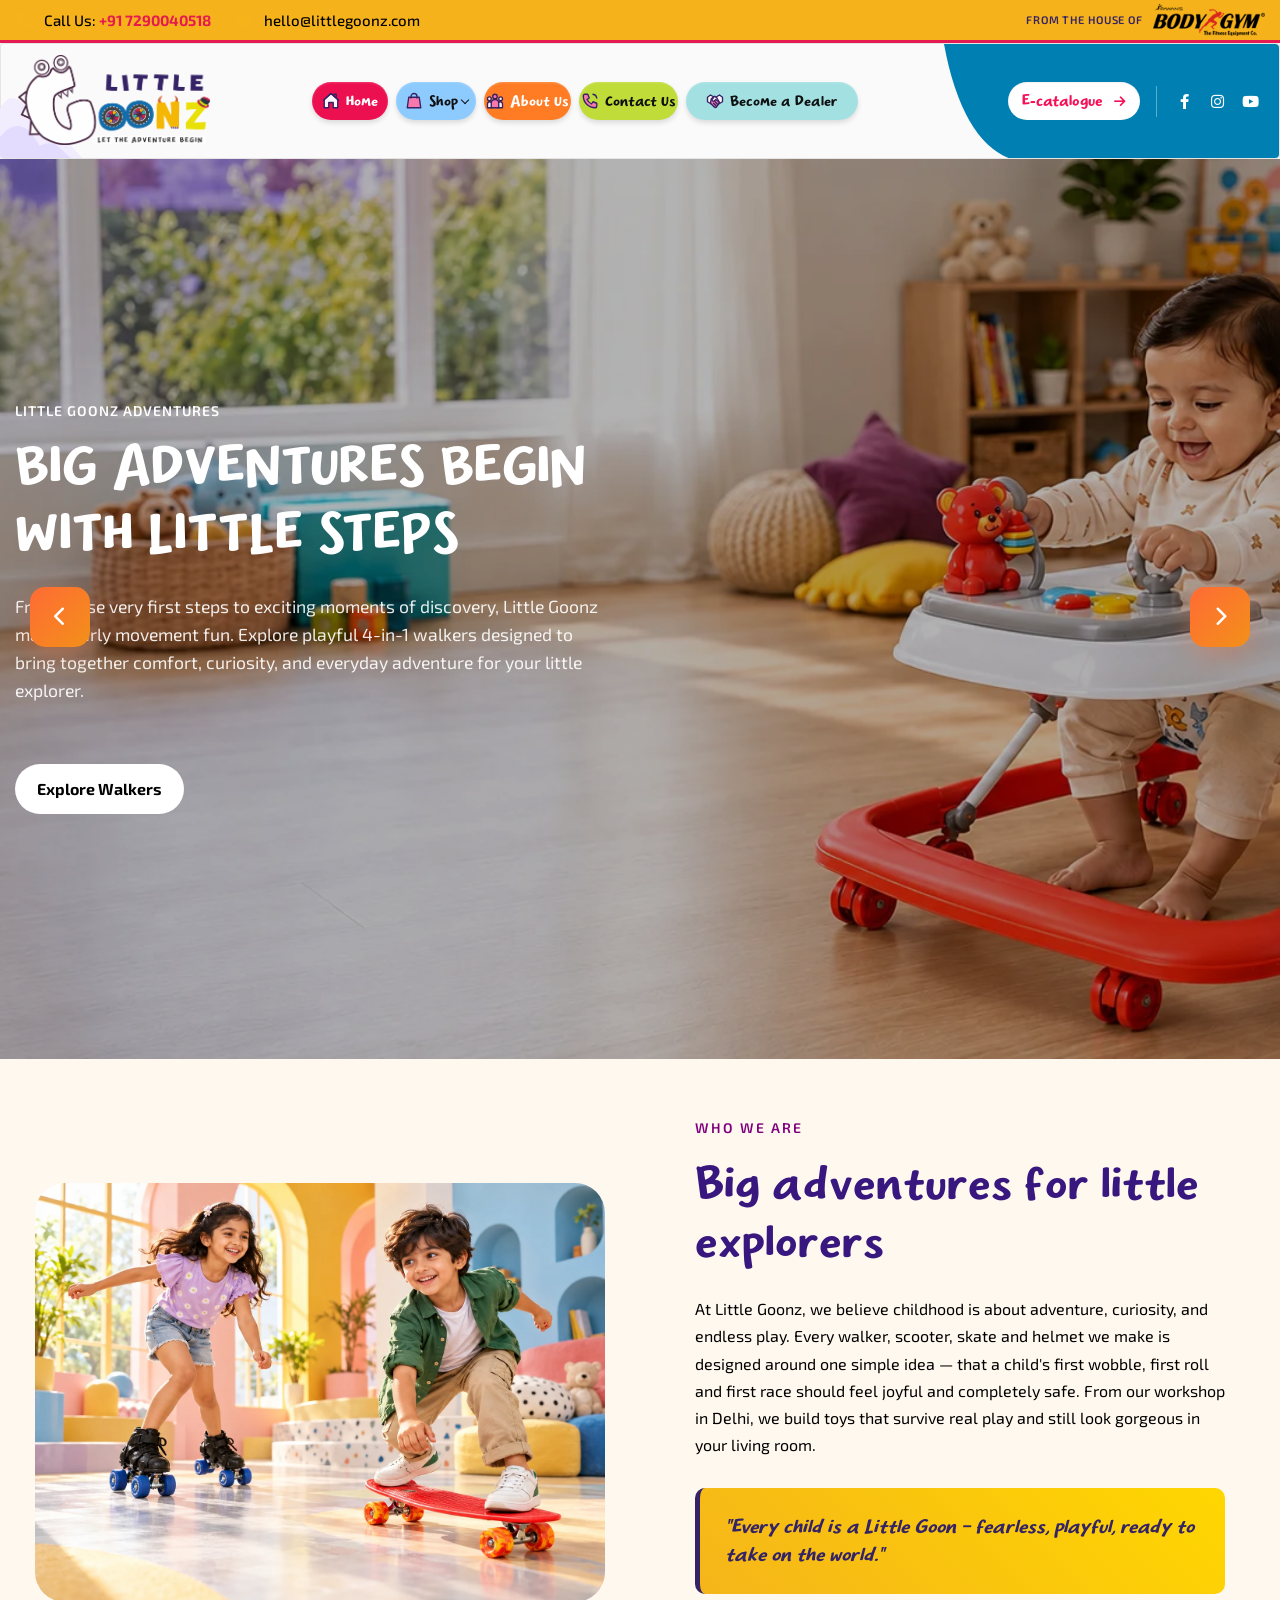
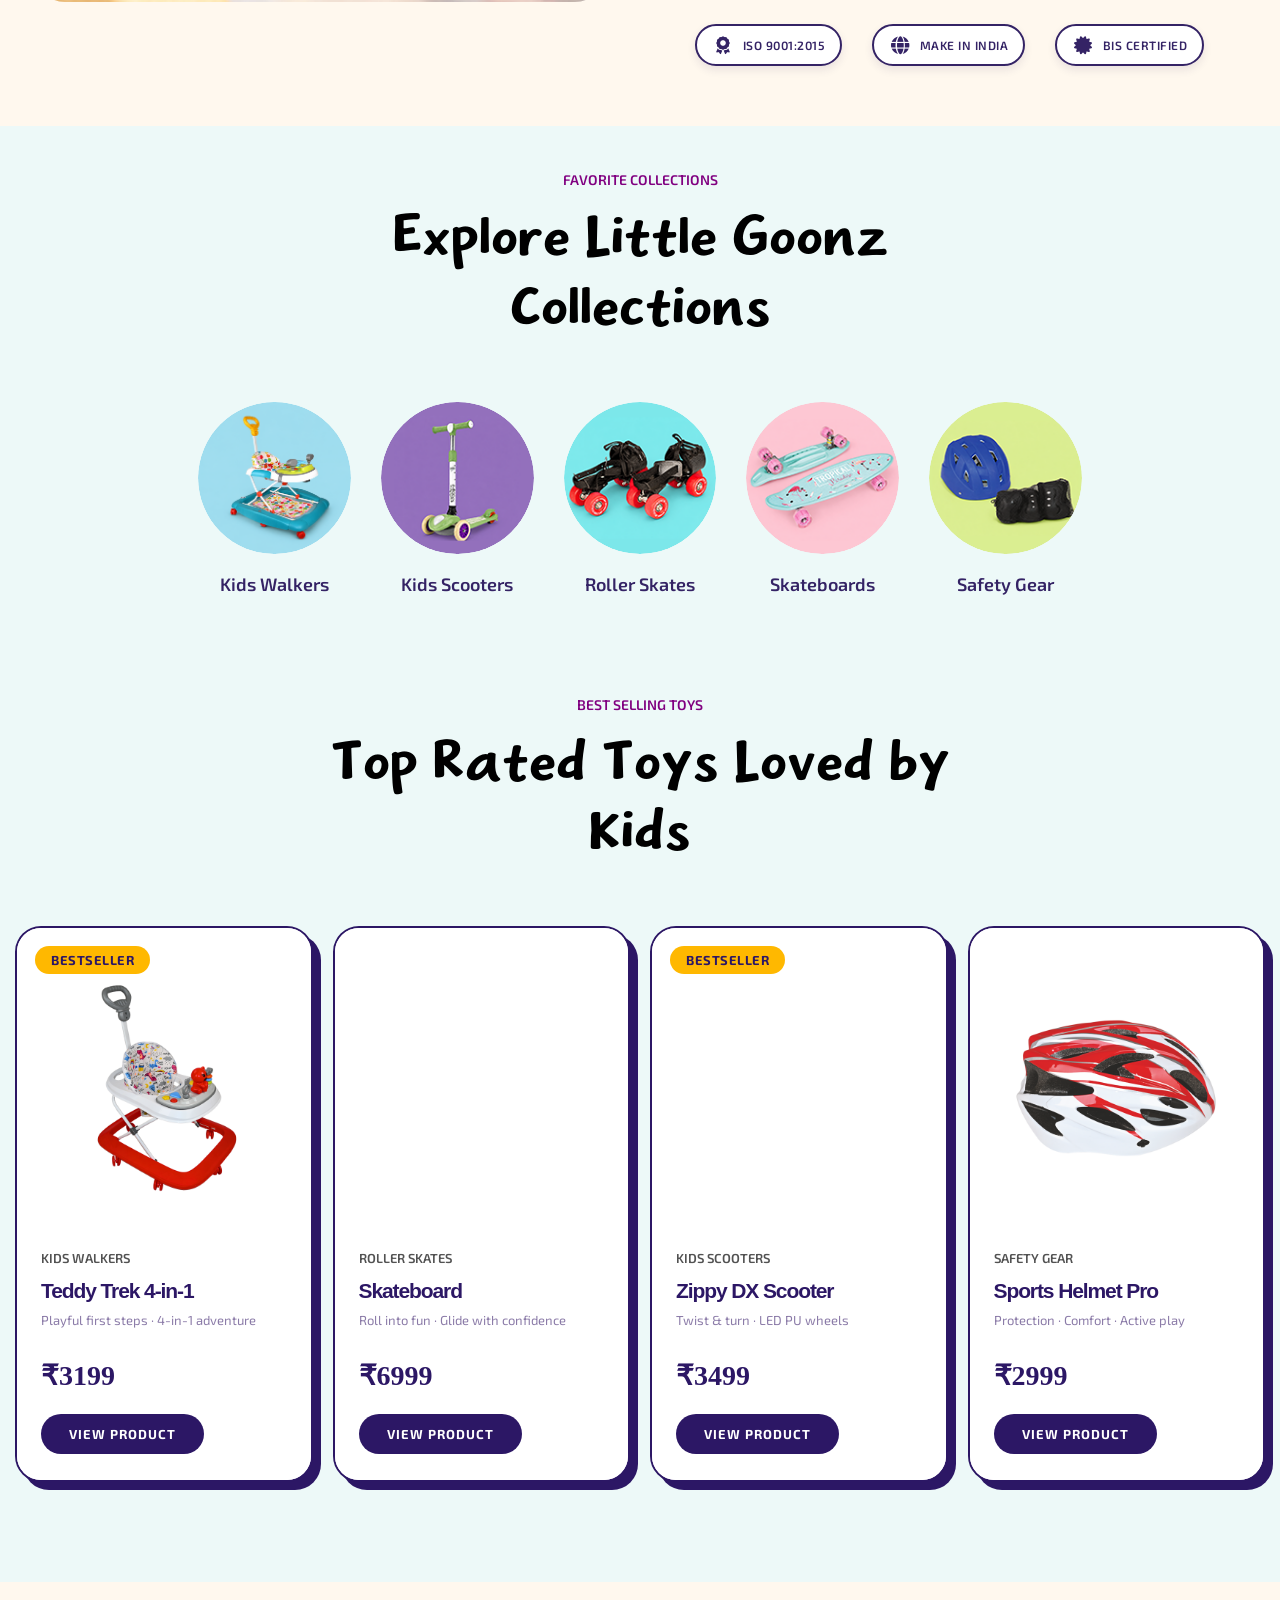
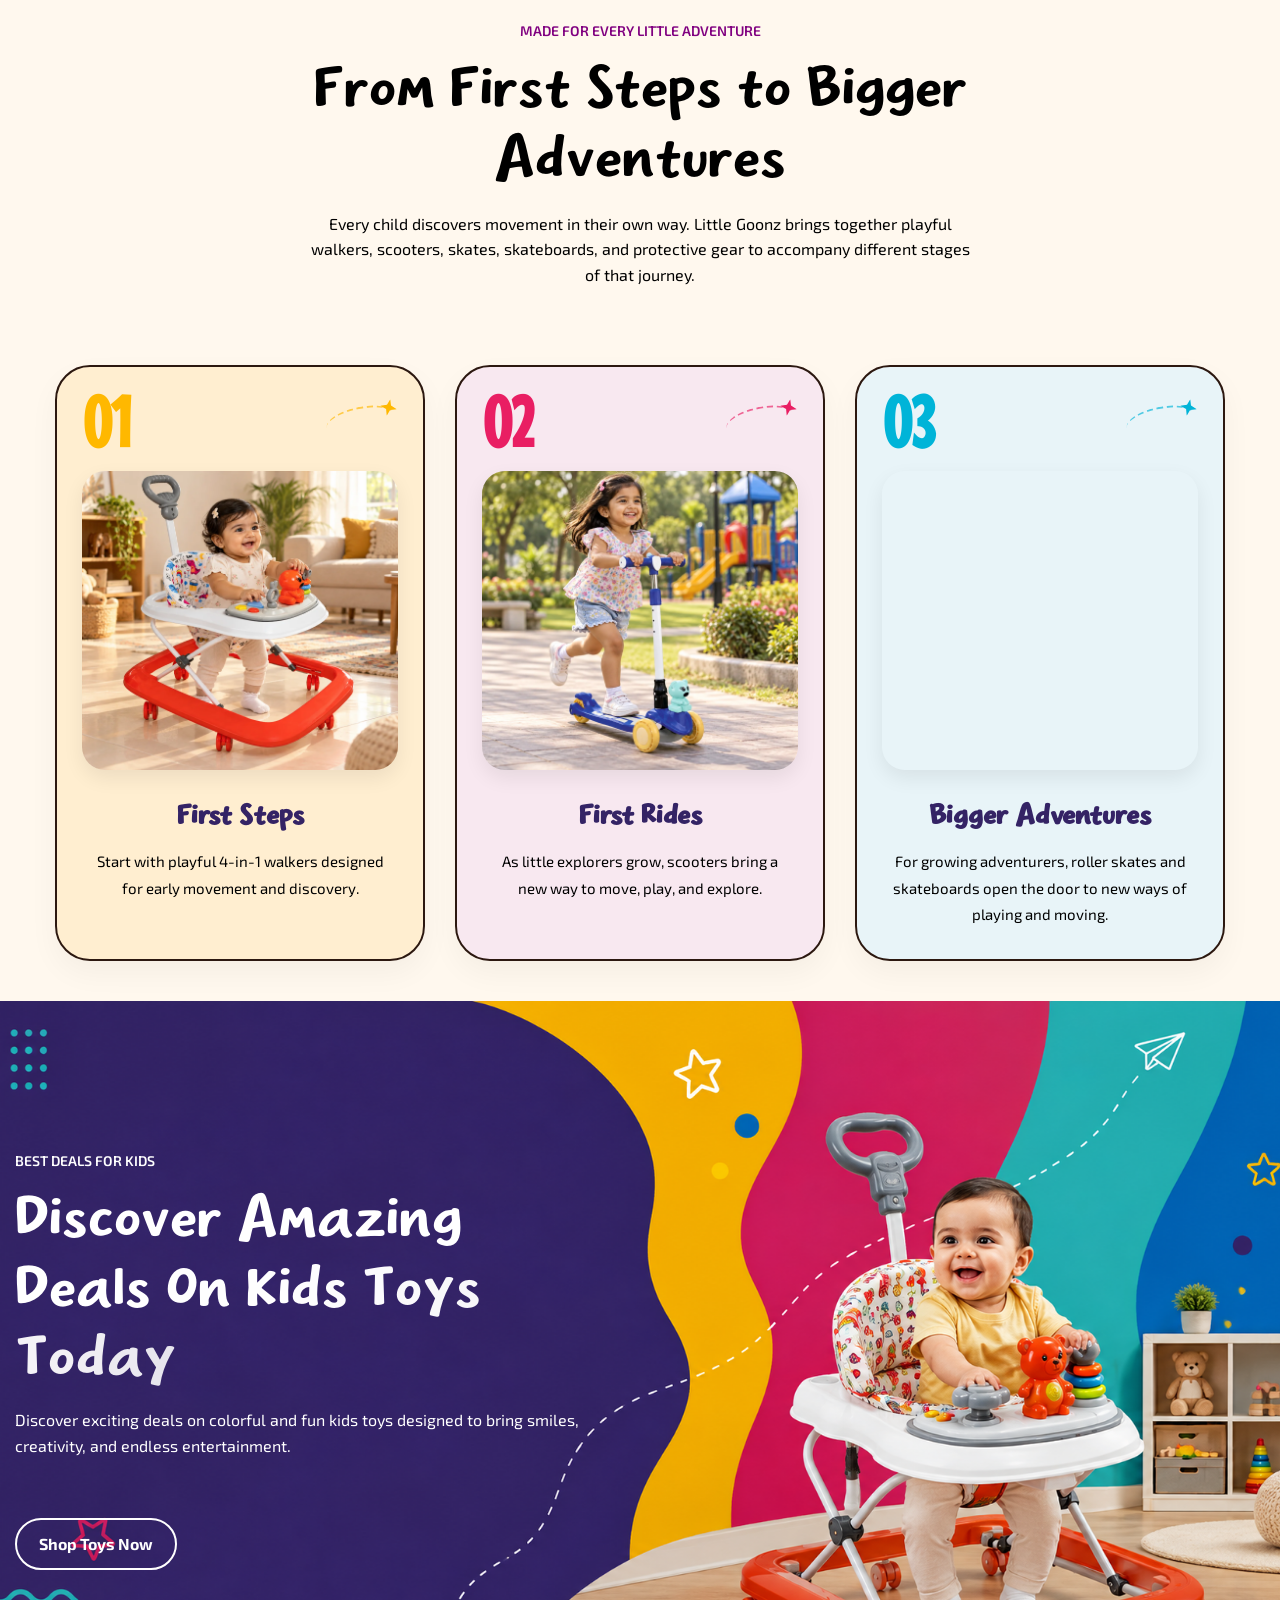
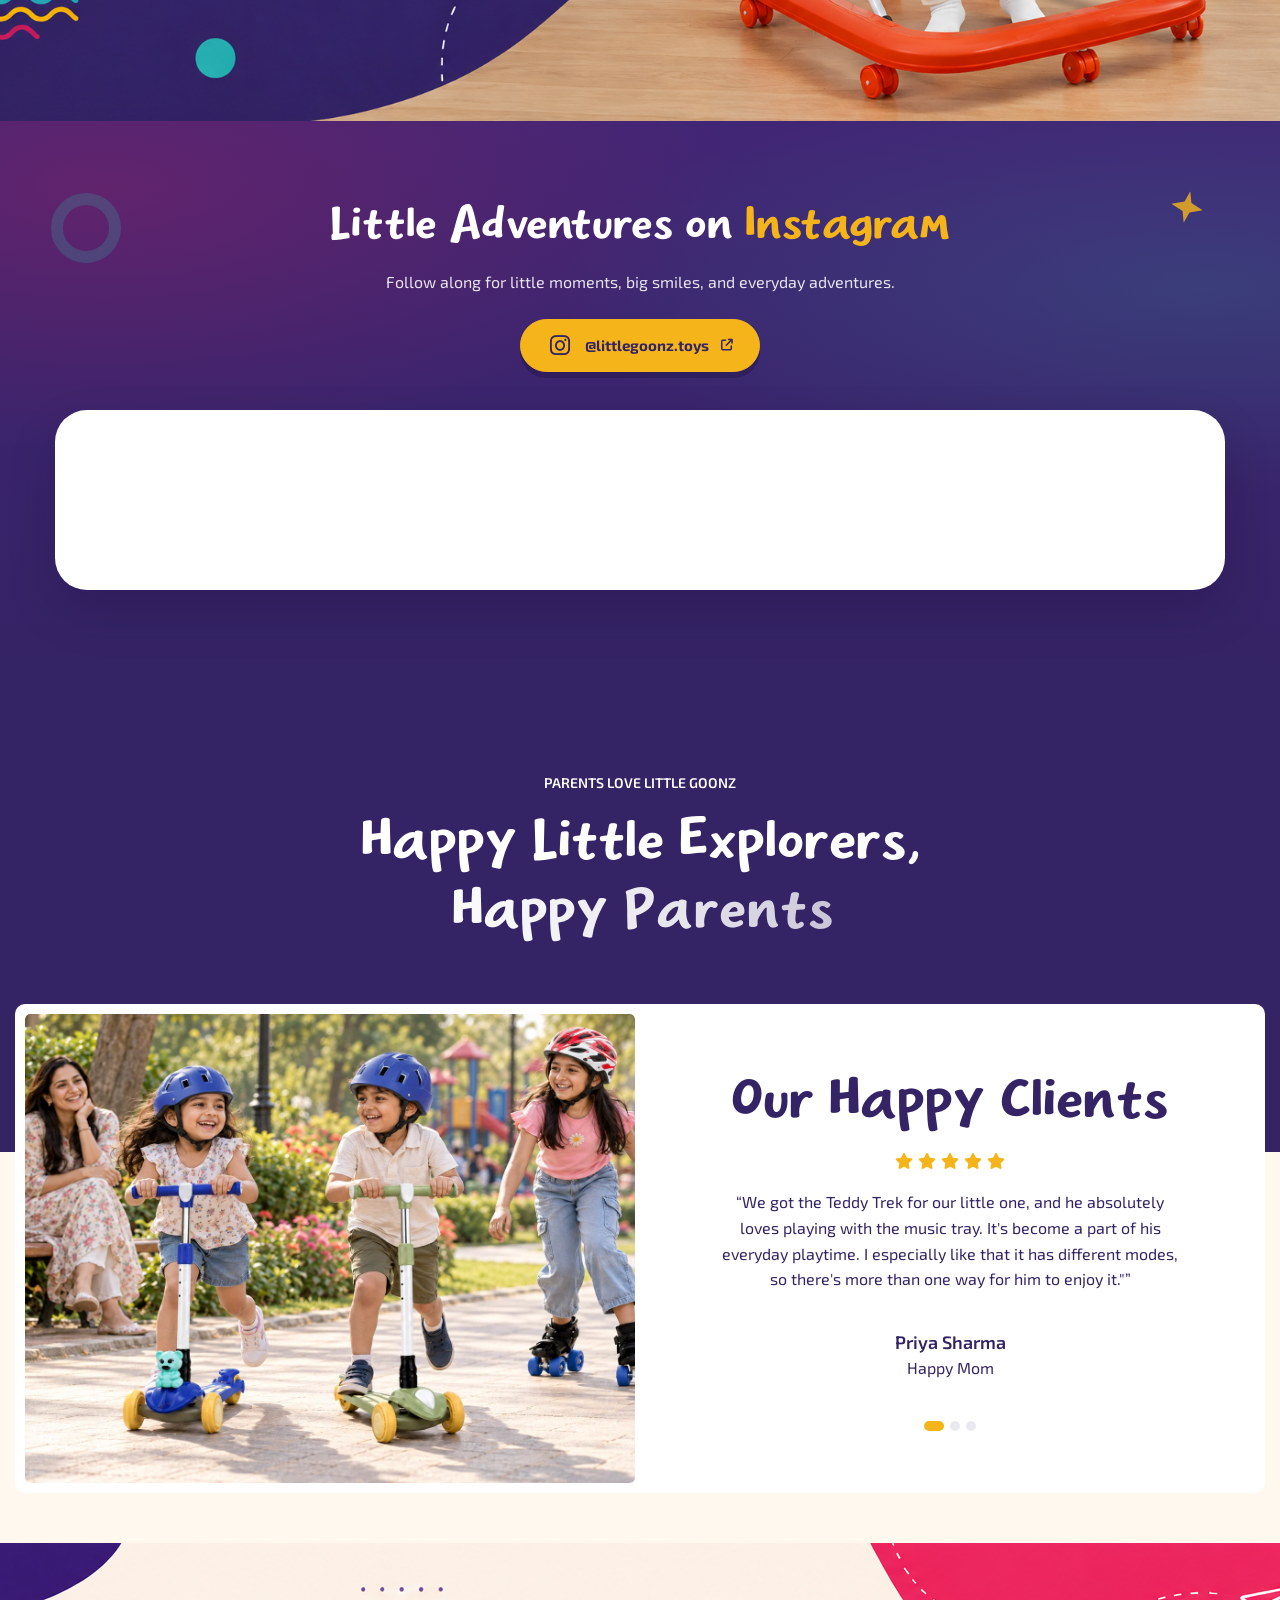
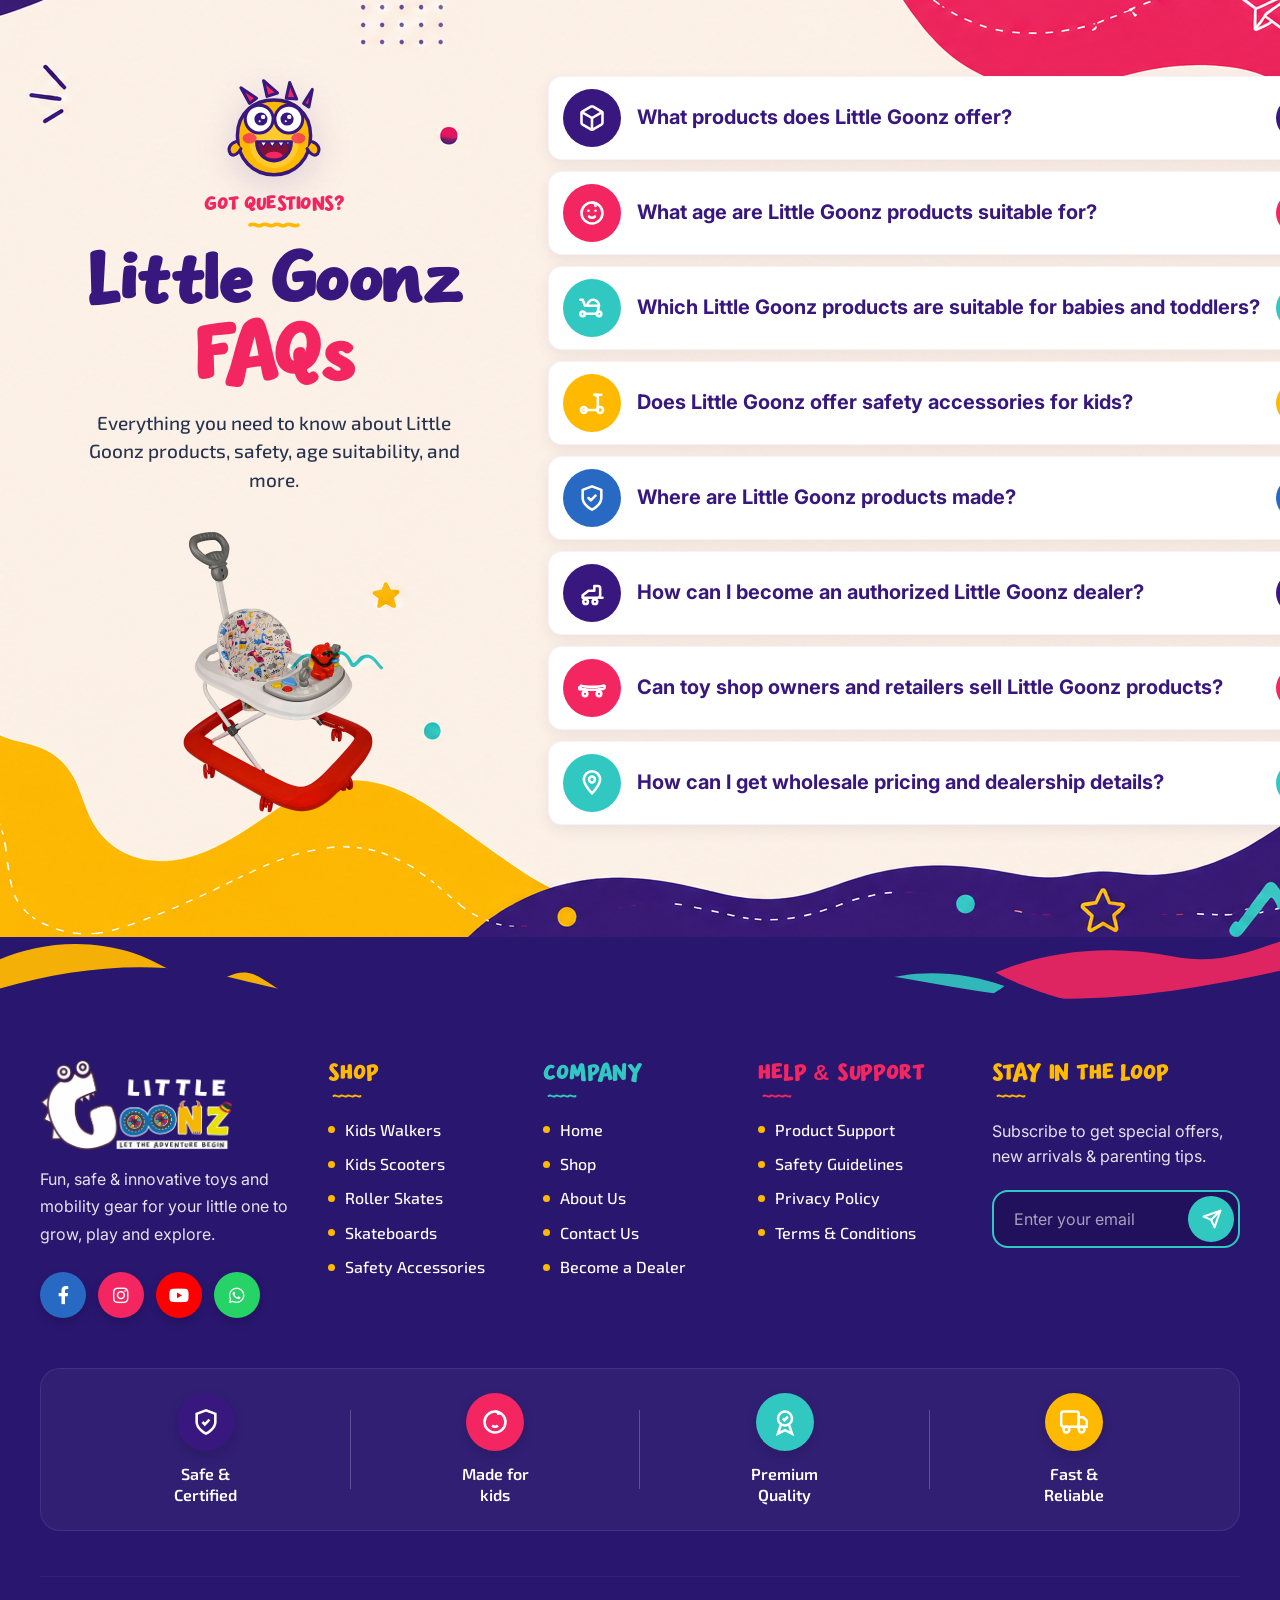
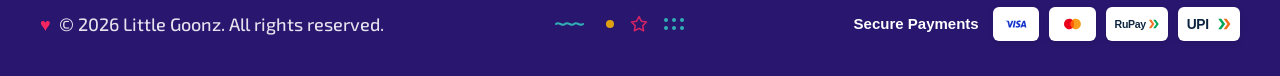
<file: index.html>
<!DOCTYPE html>
<html lang="zxx">

<head>

    <meta charset="UTF-8">
    <meta http-equiv="X-UA-Compatible" content="IE=edge">
    <meta name="viewport" content="width=device-width, initial-scale=1.0, maximum-scale=1">
    <meta name="description" content="Discover Little Goonz toys and mobility gear, including kids walkers, scooters, roller skates, skateboards and safety accessories.">
    <meta name="keywords" content="">
    <meta name="author" content="Awaiken">

    <title>Little-Goonz</title>

    <link rel="shortcut icon" type="image/x-icon" href="images/logofav.png">
    <link rel="dns-prefetch" href="https://fonts.googleapis.com">
    <link rel="dns-prefetch" href="https://fonts.gstatic.com">
    <link rel="preload" href="fonts/IT Pimo Demo.otf" as="font" type="font/otf" crossorigin>
    <link rel="preconnect" href="https://elfsightcdn.com">
    <link rel="dns-prefetch" href="https://elfsightcdn.com">

    <link rel="preconnect" href="https://fonts.googleapis.com">
    <link rel="preconnect" href="https://fonts.gstatic.com" crossorigin="">
    <link
        href="https://fonts.googleapis.com/css2?family=Inter:ital,opsz,wght@0,14..32,100..900;1,14..32,100..900&family=Mouse+Memoirs&display=swap"
        rel="stylesheet">

    <link href="css/bootstrap.min.css" rel="stylesheet" media="screen">

    <link href="css/slicknav.min.css" rel="stylesheet">

    <link rel="stylesheet" href="css/swiper-bundle.min.css">

    <link href="css/all.min.css" rel="stylesheet" media="screen">

    <link href="css/animate.min.css" rel="stylesheet">

    <link rel="stylesheet" href="css/magnific-popup.min.css">

    <link rel="stylesheet" href="css/mousecursor.min.css">

    <link rel="stylesheet" href="https://fonts.googleapis.com/css2?family=Exo+2:ital,wght@0,100..900;1,100..900&amp;display=swap">
    <link href="css/custom.min.css" rel="stylesheet" media="screen">

    <link rel="stylesheet" href="css/index.min.css">

    <link rel="stylesheet" href="css/common.min.css">

    <link rel="stylesheet" href="css/index-adventure.min.css">

    <link rel="stylesheet" href="css/index-instagram.min.css">
</head>

<body>

    <div class="preloader">
        <div class="loading-container">
            <div class="loading"></div>
            <div id="loading-icon"><img src="images/logofav.png" alt="" decoding="async"></div>
        </div>
    </div>

    <div class="topbar new-top branded-topbar">
        <div class="container">
            <div class="row align-items-center">
                <div class="col-lg-12">
                    <div class="topbar-content-info">
                        <div class="topbar-contact">
                            <a href="tel:7290040518"><i class="fa-solid fa-phone"></i> Call Us:
                                <strong>+91 7290040518</strong></a>
                            <a href="mailto:hello@littlegoonz.com"><i class="fa-solid fa-envelope"></i>
                                hello@littlegoonz.com</a>
                        </div>
                        <div class="topbar-partner-brand">
                            <span class="topbar-partner-text">From the house of</span>
                            <img class="topbar-partner-logo" src="images/logo.png" alt="Bodygym" width="280" height="79" decoding="async" fetchpriority="high">
                        </div>
                    </div>
                </div>
            </div>
        </div>
    </div>

    <header class="main-header reference-navbar">
        <div class="header-sticky">
            <nav class="navbar navbar-expand-lg">
                <div class="header-action-box">

                    <a class="navbar-brand" href="./">
                        <img src="images/companyslide1.png" alt="Logo" width="3158" height="1483" decoding="async">
                    </a>

                    <svg class="header-logo-spark" viewBox="0 0 21 28" fill="none" aria-hidden="true">
                        <path d="M3 12L7 2M8 15L16 7M11 21L19 18M12 26L18 26" stroke="#ff5275" stroke-width="2.5"
                            stroke-linecap="round" />
                    </svg>
                </div>

                <div class="main-menu">
                    <div class="collapse navbar-collapse">
                        <div class="nav-menu-wrapper">
                            <ul class="navbar-nav mr-auto" id="menu">
                                <li class="nav-item"><a class="nav-link" href="./">Home</a></li>
                                <li class="nav-item submenu"><a class="nav-link" href="shop.html">Shop</a>
                                    <ul>
                                        <li class="nav-item"><a class="nav-link" href="kids-walkers.html">Kids Walkers</a>
                                        </li>
                                        <li class="nav-item"><a class="nav-link" href="kids-scooters.html">Kids Scooters</a>
                                        </li>
                                        <li class="nav-item"><a class="nav-link" href="roller-skates.html">Roller Skates</a>
                                        </li>
                                        <li class="nav-item"><a class="nav-link" href="skateboards.html">Skateboards</a>
                                        </li>
                                        <li class="nav-item"><a class="nav-link" href="safety-accessories.html">Safety
                                                Accessories</a></li>
                                    </ul>
                                </li>

                                <li class="nav-item"><a class="nav-link" href="about.html">About Us</a></li>

                                <li class="nav-item"><a class="nav-link" href="contact.html">Contact Us</a></li>
                                <li class="nav-item"><a class="nav-link" href="become-a-dealer.html">Become a
                                        Dealer</a></li>
                            </ul>
                        </div>
                    </div>
                    <div class="header-nav-tools">
                        <svg class="header-plane-doodle" viewBox="0 0 86 54" fill="none" aria-hidden="true">
                            <path d="M4 14L22 14L7 27L8 17L19 15L12 22L18 27L17 19" stroke="#87d579" stroke-width="1.5"
                                stroke-linecap="round" stroke-linejoin="round" />
                            <path d="M18 29C26 47 56 51 59 30C62 8 36 12 48 33C57 50 75 46 85 36" stroke="#85c8da"
                                stroke-width=".7" stroke-dasharray="1.2 2.6" />
                        </svg>
                        <a class="header-shop-cta" href="Little Goonz Catalog 2026.pdf" target="_blank">E-catalogue<i
                                class="fa-solid fa-arrow-right"></i></a>
                        <div class="header-nav-social" aria-label="Social links">
                            <a href="#" aria-label="Facebook"><i class="fa-brands fa-facebook-f"></i></a>
                            <a href="https://www.instagram.com/littlegoonz.toys?rpxt=Ym1zbndhYWNpN3Zt" aria-label="Instagram"><i class="fa-brands fa-instagram"></i></a>
                            <a href="#" aria-label="YouTube"><i class="fa-brands fa-youtube"></i></a>
                        </div>
                        <div class="navbar-toggle"></div>
                    </div>
                </div>

            </nav>
            <div class="responsive-menu"></div>
        </div>
    </header>

    <div class="hero-slider">
        <div class="swiper hero-swiper">
            <div class="swiper-wrapper">

                <div class="swiper-slide">
                    <div class="hero-slide" style="background-image: url('images/Joyful Baby Walker Playtime in a Cozy Nursery.webp');">
                        <div class="container">
                            <div class="row align-items-center min-vh-100">
                                <div class="col-lg-6 col-md-8">
                                    <div class="hero-content">
                                        <div class="section-title">
                                            <span class="section-sub-title new-sub wow fadeInUp"
                                                data-wow-delay="0s">Little
                                                Goonz Adventures</span>
                                            <h1 class="wow fadeInUp" data-wow-delay="0.1s" data-cursor="-opaque">Big
                                                Adventures Begin with Little Steps</h1>
                                            <p class="wow fadeInUp" data-wow-delay="0.2s">From those very first steps to
                                                exciting moments of discovery, Little Goonz makes early movement fun.
                                                Explore playful 4-in-1 walkers designed to bring together comfort,
                                                curiosity, and everyday adventure for your little explorer.</p>
                                        </div>
                                        <div class="hero-content-btn wow fadeInUp" data-wow-delay="0.3s">
                                            <a href="kids-walkers.html" class="btn-default"><span>Explore Walkers</span></a>
                                        </div>
                                    </div>
                                </div>
                            </div>
                        </div>
                    </div>
                </div>

                <div class="swiper-slide">
                    <div class="hero-slide" style="background-image: url('images/Joyful Kids Scootering in the Golden Plaza.webp');">
                        <div class="container">
                            <div class="row align-items-center min-vh-100">
                                <div class="col-lg-6 col-md-8">
                                    <div class="hero-content">
                                        <div class="section-title">
                                            <span class="section-sub-title wow fadeInUp" data-wow-delay="0s">Scooter
                                                Adventures</span>
                                            <h1 class="wow fadeInUp" data-wow-delay="0.1s" data-cursor="-opaque">Ride
                                                Into Fun. Play Without Limits.</h1>
                                            <p class="wow fadeInUp" data-wow-delay="0.2s">Let little riders discover the
                                                joy of movement with Little Goonz scooters. Designed for playful
                                                exploration, our colorful scooters bring energy, confidence, and
                                                excitement to every ride.</p>
                                        </div>
                                        <div class="hero-content-btn wow fadeInUp" data-wow-delay="0.3s">
                                            <a href="kids-scooters.html" class="btn-default"><span>Shop Scooters</span></a>
                                        </div>
                                    </div>
                                </div>
                            </div>
                        </div>
                    </div>
                </div>

                <div class="swiper-slide">
                    <div class="hero-slide hero-slide-3 " style="background-image: url('images/Golden-Hour Skatepark Adventure.webp');">
                        <div class="container">
                            <div class="row align-items-center min-vh-100">
                                <div class="col-lg-6 col-md-8">
                                    <div class="hero-content">
                                        <div class="section-title">
                                            <span class="section-sub-title wow fadeInUp" data-wow-delay="0s">Skate &
                                                Explore</span>
                                            <h1 class="wow fadeInUp" data-wow-delay="0.1s" data-cursor="-opaque">Move
                                                Bold. Glide Free. Explore More.</h1>
                                            <p class="wow fadeInUp" data-wow-delay="0.2s">From rolling into fun on Hyper
                                                Speed Skates to discovering new adventures on the PP Skate Board, Little
                                                Goonz turns every ride into an opportunity to move, explore, and play
                                                with confidence.</p>
                                        </div>
                                        <div class="hero-content-btn wow fadeInUp" data-wow-delay="0.3s">
                                            <a href="roller-skates.html" class="btn-default"><span>Discover Skates</span></a>
                                        </div>
                                    </div>
                                </div>
                            </div>
                        </div>
                    </div>
                </div>

            </div>

            <div class="hero-slider-navigation">
                <div class="hero-swiper-button-prev swiper-button-prev">
                    <i class="fa-solid fa-chevron-left"></i>
                </div>
                <div class="hero-swiper-button-next swiper-button-next">
                    <i class="fa-solid fa-chevron-right"></i>
                </div>
            </div>
        </div>
    </div>

    <div class="big-adventures-section">
        <div class="container">
            <div class="row align-items-center">
                <div class="col-lg-6 col-md-12">
                    <div class="adventures-mascot">
                        <div class="mascot-image">
                            <img src="images/Joyful Kids Skating in a Pastel Playroom.webp" alt="Little Goonz" class="mascot-img" width="1463" height="1075" decoding="async" loading="lazy">
                        </div>
                    </div>
                </div>
                <div class="col-lg-6 col-md-12">
                    <div class="adventures-content">
                        <div class="section-title">
                            <span class="section-sub-title">WHO WE ARE</span>
                            <h2 class="text-anime-style-2">Big adventures for little explorers</h2>
                            <p>At Little Goonz, we believe childhood is about adventure, curiosity, and endless play.
                                Every walker, scooter, skate and helmet we make is designed around one simple idea —
                                that a child's first wobble, first roll and first race should feel joyful and completely
                                safe. From our workshop in Delhi, we build toys that survive real play and still look
                                gorgeous in your living room.</p>
                        </div>
                        <div class="adventures-quote">
                            <blockquote>
                                <p>"Every child is a Little Goon – fearless, playful, ready to take on the world."</p>
                            </blockquote>
                        </div>
                        <div class="adventures-certifications">
                            <div class="cert-item">
                                <i class="fa-solid fa-award"></i>
                                <span>ISO 9001:2015</span>
                            </div>
                            <div class="cert-item">
                                <i class="fa-solid fa-globe"></i>
                                <span>MAKE IN INDIA</span>
                            </div>
                            <div class="cert-item">
                                <i class="fa-solid fa-certificate"></i>
                                <span>BIS CERTIFIED</span>
                            </div>
                        </div>
                    </div>
                </div>
            </div>
        </div>
    </div>

    <div class="our-collection">
        <div class="container">
            <div class="row section-row">
                <div class="col-xl-12">

                    <div class="section-title section-title-center">
                        <span class="section-sub-title wow fadeInUp">Favorite Collections</span>
                        <h2 class="text-anime-style-2" data-cursor="-opaque">Explore Little Goonz Collections</h2>
                    </div>

                </div>
            </div>

            <div class="row">
                <div class="col-lg-12">

                    <div class="collection-item-list">

                        <div class="collection-item wow fadeInUp">
                            <div class="collection-item-image">
                                <a href="kids-walkers.html" data-cursor-text="View">
                                    <figure class="image-anime">
                                        <img src="images/exploreimg1.png" alt="" decoding="async" loading="lazy">
                                    </figure>
                                </a>
                            </div>
                            <div class="collection-item-content">
                                <h3><a href="kids-walkers.html">Kids Walkers</a></h3>
                            </div>
                        </div>

                        <div class="collection-item wow fadeInUp" data-wow-delay="0.2s">
                            <div class="collection-item-image">
                                <a href="kids-scooters.html" data-cursor-text="View">
                                    <figure class="image-anime">
                                        <img src="images/exploreimg2.png" alt="" decoding="async" loading="lazy">
                                    </figure>
                                </a>
                            </div>
                            <div class="collection-item-content">
                                <h3><a href="kids-scooters.html">Kids Scooters</a></h3>
                            </div>
                        </div>

                        <div class="collection-item wow fadeInUp" data-wow-delay="0.4s">
                            <div class="collection-item-image">
                                <a href="roller-skates.html" data-cursor-text="View">
                                    <figure class="image-anime">
                                        <img src="images/exploreimg3.png" alt="" decoding="async" loading="lazy">
                                    </figure>
                                </a>
                            </div>
                            <div class="collection-item-content">
                                <h3><a href="roller-skates.html">Roller Skates</a></h3>
                            </div>
                        </div>

                        <div class="collection-item wow fadeInUp" data-wow-delay="0.6s">
                            <div class="collection-item-image">
                                <a href="skateboards.html" data-cursor-text="View">
                                    <figure class="image-anime">
                                        <img src="images/exploreimg4.png" alt="" decoding="async" loading="lazy">
                                    </figure>
                                </a>
                            </div>
                            <div class="collection-item-content">
                                <h3><a href="skateboards.html">Skateboards</a></h3>
                            </div>
                        </div>

                        <div class="collection-item wow fadeInUp" data-wow-delay="0.8s">
                            <div class="collection-item-image">
                                <a href="safety-accessories.html" data-cursor-text="View">
                                    <figure class="image-anime">
                                        <img src="images/exploreimg5.png" alt="" decoding="async" loading="lazy">
                                    </figure>
                                </a>
                            </div>
                            <div class="collection-item-content">
                                <h3><a href="safety-accessories.html">Safety Gear</a></h3>
                            </div>
                        </div>

                    </div>

                </div>

            </div>
        </div>
    </div>

    <div class="our-products">
        <div class="container">
            <div class="row section-row">
                <div class="col-xl-12">

                    <div class="section-title section-title-center">
                        <span class="section-sub-title wow fadeInUp">Best Selling Toys</span>
                        <h2 class="text-anime-style-2" data-cursor="-opaque">Top Rated Toys Loved by Kids</h2>
                    </div>

                </div>
            </div>

            <div class="row">
                <div class="col-lg-12">

                    <div class="product-item-boxes">

                        <div class="product-item highlighted-box wow fadeInUp">

                            <div class="product-badge-bestseller">Bestseller</div>

                            <div class="product-item-header">

                                <div class="product-item-image">
                                    <a href="kids-walkers.html#teddy-trek">
                                        <figure>
                                            <img src="images/product-image-1.png" alt="Turbo Racer RC Car" width="1200" height="1200" decoding="async" loading="lazy">
                                        </figure>
                                    </a>
                                </div>

                            </div>

                            <div class="product-item-body">

                                <span class="product-category">KIDS WALKERS</span>

                                <div class="product-item-content">
                                    <h2 class="product-item-title"><a href="kids-walkers.html#teddy-trek">Teddy Trek 4-in-1</a>
                                    </h2>
                                    <p class="product-description">Playful first steps · 4-in-1 adventure</p>
                                </div>

                                <div class="product-item-price">
                                    <h3>₹3199</h3>
                                </div>

                                <a href="kids-walkers.html#teddy-trek" class="btn-buy-now">VIEW PRODUCT</a>
                            </div>

                        </div>

                        <div class="product-item wow fadeInUp" data-wow-delay="0.2s">

                            <div class="product-item-header">

                                <div class="product-item-image">
                                    <a href="skateboards.html#pp-skate-board">
                                        <figure>
                                            <img src="images/productimg2.png" alt="Builder Blocks Kit" width="1200" height="1200" decoding="async" loading="lazy">
                                        </figure>
                                    </a>
                                </div>

                            </div>

                            <div class="product-item-body">

                                <span class="product-category">ROLLER SKATES</span>

                                <div class="product-item-content">
                                    <h2 class="product-item-title"><a href="skateboards.html#pp-skate-board">Skateboard</a>
                                    </h2>
                                    <p class="product-description">Roll into fun · Glide with confidence</p>
                                </div>

                                <div class="product-item-price">
                                    <h3>₹6999</h3>
                                </div>

                                <a href="skateboards.html#pp-skate-board" class="btn-buy-now">VIEW PRODUCT</a>
                            </div>

                        </div>

                        <div class="product-item highlighted-box wow fadeInUp" data-wow-delay="0.4s">

                            <div class="product-badge-bestseller">Bestseller</div>

                            <div class="product-item-header">

                                <div class="product-item-image">
                                    <a href="kids-scooters.html#zippy-dx">
                                        <figure>
                                            <img src="images/productimg3.png" alt="Interactive Robot Toy" width="1200" height="1200" decoding="async" loading="lazy">
                                        </figure>
                                    </a>
                                </div>

                            </div>

                            <div class="product-item-body">

                                <span class="product-category">KIDS SCOOTERS</span>

                                <div class="product-item-content">
                                    <h2 class="product-item-title"><a href="kids-scooters.html#zippy-dx">Zippy DX Scooter</a>
                                    </h2>
                                    <p class="product-description">Twist & turn · LED PU wheels</p>
                                </div>

                                <div class="product-item-price">
                                    <h3>₹3499</h3>
                                </div>

                                <a href="kids-scooters.html#zippy-dx" class="btn-buy-now">VIEW PRODUCT</a>
                            </div>

                        </div>

                        <div class="product-item wow fadeInUp" data-wow-delay="0.6s">

                            <div class="product-item-header">

                                <div class="product-item-image">
                                    <a href="safety-accessories.html#sports-helmet-pro">
                                        <figure>
                                            <img src="images/productimg4.png" alt="Cute Bunny Soft Toy" width="1200" height="1200" decoding="async" loading="lazy">
                                        </figure>
                                    </a>
                                </div>

                            </div>

                            <div class="product-item-body">

                                <span class="product-category">SAFETY GEAR</span>

                                <div class="product-item-content">
                                    <h2 class="product-item-title"><a href="safety-accessories.html#sports-helmet-pro">Sports Helmet Pro</a>
                                    </h2>
                                    <p class="product-description">Protection · Comfort · Active play</p>
                                </div>

                                <div class="product-item-price">
                                    <h3>₹2999</h3>
                                </div>

                                <a href="safety-accessories.html#sports-helmet-pro" class="btn-buy-now">VIEW PRODUCT</a>
                            </div>

                        </div>

                    </div>

                </div>
            </div>
        </div>
    </div>

    <div class="adventure-steps-section">
        <div class="container">
            <div class="row section-row">
                <div class="col-xl-12">

                    <div class="section-title section-title-center">
                        <span class="section-sub-title wow fadeInUp">MADE FOR EVERY LITTLE ADVENTURE</span>
                        <h2 class="text-anime-style-2" data-cursor="-opaque">From First Steps to Bigger Adventures</h2>
                        <p class="section-description wow fadeInUp" data-wow-delay="0.1s">Every child discovers movement
                            in their own way. Little Goonz brings together playful walkers, scooters, skates,
                            skateboards, and protective gear to accompany different stages of that journey.</p>
                    </div>

                </div>
            </div>

            <div class="row">
                <div class="col-lg-12">

                    <div class="adventure-steps-cards">

                        <div class="adventure-step-card step-card-01 wow fadeInUp" data-wow-delay="0.1s">
                            <div class="step-number">01</div>
                            <div class="step-image-area">
                                <img src="images/First Steps.webp" alt="First Steps Adventure"
                                    class="adventure-image" width="1289" height="1220" decoding="async" loading="lazy">
                            </div>
                            <div class="step-content">
                                <h3>First Steps</h3>
                                <p>Start with playful 4-in-1 walkers designed for early movement and discovery.</p>
                            </div>
                        </div>

                        <div class="adventure-step-card step-card-02 wow fadeInUp" data-wow-delay="0.3s">
                            <div class="step-number">02</div>
                            <div class="step-image-area">
                                <img src="images/First Rides.webp" alt="First Rides Adventure"
                                    class="adventure-image" width="1289" height="1220" decoding="async" loading="lazy">
                            </div>
                            <div class="step-content">
                                <h3>First Rides</h3>
                                <p>As little explorers grow, scooters bring a new way to move, play, and explore.</p>
                            </div>
                        </div>

                        <div class="adventure-step-card step-card-03 wow fadeInUp" data-wow-delay="0.5s">
                            <div class="step-number">03</div>
                            <div class="step-image-area">
                                <img src="images/Bigger Adventures.webp" alt="Bigger Adventures" class="adventure-image" width="1289" height="1220" decoding="async" loading="lazy">
                            </div>
                            <div class="step-content">
                                <h3>Bigger Adventures</h3>
                                <p>For growing adventurers, roller skates and skateboards open the door to new ways of
                                    playing and moving.</p>
                            </div>
                        </div>

                    </div>

                </div>
            </div>
        </div>
    </div>

    </div>
    </div>

    <div class="cta-section">
        <div class="container">
            <div class="row">
                <div class="col-xl-12">

                    <div class="cta-box-content">

                        <div class="section-title">
                            <span class="section-sub-title wow fadeInUp">Best Deals for Kids</span>
                            <h2 class="text-anime-style-2 new-white" data-cursor="-opaque">Discover Amazing Deals On
                                Kids Toys
                                Today</h2>
                            <p class="wow fadeInUp" data-wow-delay="0.2s">Discover exciting deals on colorful and fun
                                kids toys designed to bring smiles, creativity, and endless entertainment. </p>
                        </div>

                        <div class="cta-content-btn wow fadeInUp" data-wow-delay="0.4s">
                            <a href="shop.html" class="btn-default btn-border section-color"><span>Shop Toys
                                    Now</span></a>
                        </div>

                    </div>

                </div>
            </div>
        </div>
    </div>

    <section class="little-goonz-instagram" aria-labelledby="instagram-feed-title">
        <div class="container">
            <div class="instagram-feed-intro">
                <h2 id="instagram-feed-title">Little Adventures on <span>Instagram</span></h2>
                <p>Follow along for little moments, big smiles, and everyday adventures.</p>
                <a class="instagram-profile-link" href="https://www.instagram.com/littlegoonz.toys?rpxt=Ym1zbndhYWNpN3Zt" target="_blank" rel="noopener noreferrer">
                    <i class="fa-brands fa-instagram" aria-hidden="true"></i>
                    <span>@littlegoonz.toys</span>
                    <i class="fa-solid fa-arrow-up-right-from-square" aria-hidden="true"></i>
                </a>
            </div>
            <div class="instagram-feed-frame">

                <script src="https://elfsightcdn.com/platform.js" async></script>
                <div class="elfsight-app-f9de96f4-b988-4b70-b885-2e015dd655ea" data-elfsight-app-lazy></div>
            </div>

            <script src="js/index-feed.min.js" defer></script>
        </div>
    </section>

    <div class="our-testimonials dark-section">
        <div class="container">
            <div class="row section-row">
                <div class="col-xl-12">

                    <div class="section-title section-title-center">
                        <span class="section-sub-title wow fadeInUp">PARENTS LOVE LITTLE GOONZ</span>
                        <h2 class="text-anime-style-2" data-cursor="-opaque">Happy Little Explorers, Happy Parents</h2>
                    </div>

                </div>
            </div>

            <div class="row">
                <div class="col-xl-12">

                    <div class="testimonial-content-box">

                        <div class="testimonial-image">
                            <figure class="image-anime reveal">
                                <img src="images/Joyful Park Scooter Adventure.webp" alt="" width="1536" height="1024" decoding="async" loading="lazy">
                            </figure>
                        </div>

                        <div class="testimonilas-content">

                            <div class="section-title">
                                <h2 class="text-anime-style-2" data-cursor="-opaque">Our Happy Clients</h2>
                            </div>

                            <div class="testimonial-slider">
                                <div class="swiper">
                                    <div class="swiper-wrapper" data-cursor-text="Drag">

                                        <div class="swiper-slide">

                                            <div class="testimonial-item">
                                                <div class="testimonial-item-rating">
                                                    <i class="fa fa-solid fa-star"></i>
                                                    <i class="fa fa-solid fa-star"></i>
                                                    <i class="fa fa-solid fa-star"></i>
                                                    <i class="fa fa-solid fa-star"></i>
                                                    <i class="fa fa-solid fa-star"></i>
                                                </div>
                                                <div class="testimonial-item-content">
                                                    <p>“We got the Teddy Trek for our little one, and he absolutely loves playing with the music tray. It's become a part of his everyday playtime. I especially like that it has different modes, so there's more than one way for him to enjoy it."”</p>
                                                </div>
                                                <div class="testimonial-author-content">
                                                    <h2>Priya Sharma</h2>
                                                    <p>Happy Mom</p>
                                                </div>
                                            </div>

                                        </div>

                                        <div class="swiper-slide">

                                            <div class="testimonial-item">
                                                <div class="testimonial-item-rating">
                                                    <i class="fa fa-solid fa-star"></i>
                                                    <i class="fa fa-solid fa-star"></i>
                                                    <i class="fa fa-solid fa-star"></i>
                                                    <i class="fa fa-solid fa-star"></i>
                                                    <i class="fa fa-solid fa-star"></i>
                                                </div>
                                                <div class="testimonial-item-content">
                                                    <p>“My daughter was so excited when she saw the light-up wheels on her Zippy scooter! Now every evening, she reminds us to take it along when we go to the park. She really enjoys riding it, and it's lovely seeing her so happy.”</p>
                                                </div>
                                                <div class="testimonial-author-content">
                                                    <h2>Rahul Mehta</h2>
                                                    <p>Proud Dad</p>
                                                </div>
                                            </div>

                                        </div>

                                        <div class="swiper-slide">

                                            <div class="testimonial-item">
                                                <div class="testimonial-item-rating">
                                                    <i class="fa fa-solid fa-star"></i>
                                                    <i class="fa fa-solid fa-star"></i>
                                                    <i class="fa fa-solid fa-star"></i>
                                                    <i class="fa fa-solid fa-star"></i>
                                                    <i class="fa fa-solid fa-star"></i>
                                                </div>
                                                <div class="testimonial-item-content">
                                                    <p>“My son had been asking for roller skates for quite some time, so we got him the Hyper Speed Skates. He was a little nervous at first, but now he looks forward to practising every weekend. It's nice to see him enjoying something away from screens.”</p>
                                                </div>
                                                <div class="testimonial-author-content">
                                                    <h2>Neha Kapoor</h2>
                                                    <p>Happy Parent</p>
                                                </div>
                                            </div>

                                        </div>

                                    </div>
                                    <div class="testimonial-pagination"></div>
                                </div>
                            </div>

                        </div>

                    </div>

                </div>
            </div>
        </div>
    </div>

    <section class="little-goonz-faq-section" id="faq-section">
        <div class="faq-canvas-container">
            <div class="faq-two-column-row">

                <div class="faq-left-intro-column">

                    <div class="faq-mascot-wrapper" title="Little Goonz Mascot">
                        <svg viewBox="0 0 140 120" class="faq-mascot-svg" xmlns="http://www.w3.org/2000/svg">

                            <path d="M42 28L32 10L50 22Z" fill="#F32661" stroke="#38177F" stroke-width="3.5"
                                stroke-linejoin="round" />
                            <path d="M62 20L58 2L74 16Z" fill="#F32661" stroke="#38177F" stroke-width="3.5"
                                stroke-linejoin="round" />
                            <path d="M84 22L88 4L96 23Z" fill="#F32661" stroke="#38177F" stroke-width="3.5"
                                stroke-linejoin="round" />
                            <path d="M104 28L114 12L110 32Z" fill="#F32661" stroke="#38177F" stroke-width="3.5"
                                stroke-linejoin="round" />

                            <path
                                d="M28 65C28 38 48 24 70 24C92 24 112 38 112 65C112 92 94 110 70 110C46 110 28 92 28 65Z"
                                fill="#FFB900" stroke="#38177F" stroke-width="4" stroke-linejoin="round" />

                            <path d="M42 74C42 58 54 48 70 48C86 48 98 58 98 74C98 90 85 102 70 102C55 102 42 90 42 74Z"
                                fill="#FFD54F" opacity="0.6" />

                            <ellipse cx="42" cy="68" rx="8" ry="6" fill="#F32661" opacity="0.75" />
                            <ellipse cx="98" cy="68" rx="8" ry="6" fill="#F32661" opacity="0.75" />

                            <circle cx="53" cy="46" r="16" fill="#FFFFFF" stroke="#38177F" stroke-width="3.5" />
                            <circle cx="55" cy="46" r="7.5" fill="#38177F" />
                            <circle cx="57.5" cy="43.5" r="2.5" fill="#FFFFFF" />
                            <circle cx="53.5" cy="48.5" r="1.2" fill="#FFFFFF" />

                            <circle cx="87" cy="46" r="16" fill="#FFFFFF" stroke="#38177F" stroke-width="3.5" />
                            <circle cx="85" cy="46" r="7.5" fill="#38177F" />
                            <circle cx="87.5" cy="43.5" r="2.5" fill="#FFFFFF" />
                            <circle cx="83.5" cy="48.5" r="1.2" fill="#FFFFFF" />

                            <path d="M50 72C50 86 60 94 70 94C80 94 90 86 90 72H50Z" fill="#7C1236" stroke="#38177F"
                                stroke-width="3.5" stroke-linejoin="round" />
                            <path d="M60 88C64 92 76 92 80 88C78 82 62 82 60 88Z" fill="#F32661" />

                            <path d="M54 72L58 78L62 72H54Z" fill="#FFFFFF" stroke="#38177F" stroke-width="1.5" />
                            <path d="M64 72L68 78L72 72H64Z" fill="#FFFFFF" stroke="#38177F" stroke-width="1.5" />
                            <path d="M74 72L78 78L82 72H74Z" fill="#FFFFFF" stroke="#38177F" stroke-width="1.5" />
                            <path d="M84 72L86 77L88 72H84Z" fill="#FFFFFF" stroke="#38177F" stroke-width="1.5" />

                            <path d="M26 72C20 74 16 80 20 86C24 90 30 84 32 80" stroke="#38177F" stroke-width="3.5"
                                stroke-linecap="round" fill="#FFB900" />
                            <path d="M114 72C120 74 124 80 120 86C116 90 110 84 108 80" stroke="#38177F"
                                stroke-width="3.5" stroke-linecap="round" fill="#FFB900" />
                        </svg>
                    </div>

                    <div class="faq-uptitle-label">GOT QUESTIONS?</div>

                    <div class="faq-squiggle-decoration">
                        <svg viewBox="0 0 54 10" width="54" height="10" fill="none" xmlns="http://www.w3.org/2000/svg">
                            <path d="M3 5C7 2 11 8 15 5C19 2 23 8 27 5C31 2 35 8 39 5C43 2 47 8 51 5" stroke="#FFB900"
                                stroke-width="3.5" stroke-linecap="round" stroke-linejoin="round" />
                        </svg>
                    </div>

                    <h2 class="faq-hero-heading">
                        <span class="faq-heading-line-brand">Little Goonz</span>
                        <span class="faq-heading-line-accent">FAQs</span>
                    </h2>

                    <p class="faq-supporting-text">
                        Everything you need to know about Little Goonz products, safety, age suitability, and more.
                    </p>

                    <div class="faq-product-foreground">
                        <img src="images/product-image-1.png" alt="Little Goonz 4-in-1 Baby Walker Activity Center" width="1200" height="1200" decoding="async" loading="lazy">
                    </div>

                </div>

                <div class="faq-right-accordion-column wow fadeInUp" data-wow-delay="0.2s">

                    <div class="faq-accordion-card faq-theme-purple">
                        <button type="button" class="faq-card-header-btn" aria-expanded="false"
                            aria-controls="faq-answer-1">
                            <div class="faq-icon-circle-box" aria-hidden="true">
                                <svg viewBox="0 0 24 24">
                                    <path
                                        d="M21 16V8a2 2 0 0 0-1-1.73l-7-4a2 2 0 0 0-2 0l-7 4A2 2 0 0 0 3 8v8a2 2 0 0 0 1 1.73l7 4a2 2 0 0 0 2 0l7-4A2 2 0 0 0 21 16z" />
                                    <polyline points="3.27 6.96 12 12.01 20.73 6.96" />
                                    <line x1="12" y1="22.08" x2="12" y2="12" />
                                </svg>
                            </div>
                            <h3 class="faq-question-label">What products does Little Goonz offer?</h3>
                            <div class="faq-plus-circle-btn" aria-hidden="true">
                                <svg viewBox="0 0 24 24">
                                    <line x1="12" y1="5" x2="12" y2="19" />
                                    <line x1="5" y1="12" x2="19" y2="12" />
                                </svg>
                            </div>
                        </button>
                        <div class="faq-accordion-drawer" id="faq-answer-1" role="region">
                            <div class="faq-drawer-inner-content">
                                <p>Little Goonz offers a range of kids' mobility and adventure products, including
                                    4-in-1 walkers, kids' scooters, roller skates, skateboards, sports helmets, and
                                    protective guards. Our products are designed to bring fun, movement, and excitement
                                    to little explorers.</p>
                            </div>
                        </div>
                    </div>

                    <div class="faq-accordion-card faq-theme-pink">
                        <button type="button" class="faq-card-header-btn" aria-expanded="false"
                            aria-controls="faq-answer-2">
                            <div class="faq-icon-circle-box" aria-hidden="true">
                                <svg viewBox="0 0 24 24">
                                    <circle cx="12" cy="12" r="9" />
                                    <path d="M9 10h.01" />
                                    <path d="M15 10h.01" />
                                    <path d="M9.5 15a3.5 3.5 0 0 0 5 0" />
                                    <path d="M12 3a3 3 0 0 1 3 3" />
                                </svg>
                            </div>
                            <h3 class="faq-question-label">What age are Little Goonz products suitable for?</h3>
                            <div class="faq-plus-circle-btn" aria-hidden="true">
                                <svg viewBox="0 0 24 24">
                                    <line x1="12" y1="5" x2="12" y2="19" />
                                    <line x1="5" y1="12" x2="19" y2="12" />
                                </svg>
                            </div>
                        </button>
                        <div class="faq-accordion-drawer" id="faq-answer-2" role="region">
                            <div class="faq-drawer-inner-content">
                                <p>Our products cater to different stages of childhood. Teddy Trek and Joystep walkers
                                    are listed for ages 6 months+, Zippy scooters for 2 years+, Hyper Speed Skates for
                                    6–14 years, and the PP Skate Board for children above 8 years. Always check
                                    individual product age recommendations before use.</p>
                            </div>
                        </div>
                    </div>

                    <div class="faq-accordion-card faq-theme-turquoise">
                        <button type="button" class="faq-card-header-btn" aria-expanded="false"
                            aria-controls="faq-answer-3">
                            <div class="faq-icon-circle-box" aria-hidden="true">
                                <svg viewBox="0 0 24 24">
                                    <path d="M4 19a2 2 0 1 0 0-4 2 2 0 0 0 0 4Z" />
                                    <path d="M18 19a2 2 0 1 0 0-4 2 2 0 0 0 0 4Z" />
                                    <path d="M5.5 17h11l1.5-7H6l-2-5H2" />
                                    <path d="M8 10a5 5 0 0 1 10 0" />
                                </svg>
                            </div>
                            <h3 class="faq-question-label">Which Little Goonz products are suitable for babies and
                                toddlers?</h3>
                            <div class="faq-plus-circle-btn" aria-hidden="true">
                                <svg viewBox="0 0 24 24">
                                    <line x1="12" y1="5" x2="12" y2="19" />
                                    <line x1="5" y1="12" x2="19" y2="12" />
                                </svg>
                            </div>
                        </button>
                        <div class="faq-accordion-drawer" id="faq-answer-3" role="region">
                            <div class="faq-drawer-inner-content">
                                <p>Little Goonz offers Teddy Trek 4-in-1 and Joystep 4-in-1 walkers for children aged 6
                                    months and above. These products feature multiple modes and playful activities
                                    designed to make early movement and exploration more engaging.</p>
                            </div>
                        </div>
                    </div>

                    <div class="faq-accordion-card faq-theme-yellow">
                        <button type="button" class="faq-card-header-btn" aria-expanded="false"
                            aria-controls="faq-answer-4">
                            <div class="faq-icon-circle-box" aria-hidden="true">
                                <svg viewBox="0 0 24 24">
                                    <circle cx="5" cy="18" r="2.5" />
                                    <circle cx="19" cy="18" r="2.5" />
                                    <path d="M5 18h12" />
                                    <path d="M17 18V6l-3-1" />
                                    <path d="M14 5h6" />
                                </svg>
                            </div>
                            <h3 class="faq-question-label">Does Little Goonz offer safety accessories for kids?</h3>
                            <div class="faq-plus-circle-btn" aria-hidden="true">
                                <svg viewBox="0 0 24 24">
                                    <line x1="12" y1="5" x2="12" y2="19" />
                                    <line x1="5" y1="12" x2="19" y2="12" />
                                </svg>
                            </div>
                        </button>
                        <div class="faq-accordion-drawer" id="faq-answer-4" role="region">
                            <div class="faq-drawer-inner-content">
                                <p>Yes! Little Goonz offers Sports Helmet Pro, Sports Helmet Lite, and Knee/Elbow/Wrist
                                    Guards. These accessories complement activities such as scooting, skating, and
                                    skateboarding, helping families prepare for active outdoor play.</p>
                            </div>
                        </div>
                    </div>

                    <div class="faq-accordion-card faq-theme-blue">
                        <button type="button" class="faq-card-header-btn" aria-expanded="false"
                            aria-controls="faq-answer-5">
                            <div class="faq-icon-circle-box" aria-hidden="true">
                                <svg viewBox="0 0 24 24">
                                    <path d="M12 22s8-4 8-10V5l-8-3-8 3v7c0 6 8 10 8 10z" />
                                    <path d="m9 12 2 2 4-4" />
                                </svg>
                            </div>
                            <h3 class="faq-question-label">Where are Little Goonz products made?</h3>
                            <div class="faq-plus-circle-btn" aria-hidden="true">
                                <svg viewBox="0 0 24 24">
                                    <line x1="12" y1="5" x2="12" y2="19" />
                                    <line x1="5" y1="12" x2="19" y2="12" />
                                </svg>
                            </div>
                        </button>
                        <div class="faq-accordion-drawer" id="faq-answer-5" role="region">
                            <div class="faq-drawer-inner-content">
                                <p>Little Goonz products are crafted with care in India. Our brand focuses on playful
                                    designs, durability, and quality products that bring adventure and joy into
                                    children's everyday lives.</p>
                            </div>
                        </div>
                    </div>

                    <div class="faq-accordion-card faq-theme-purple">
                        <button type="button" class="faq-card-header-btn" aria-expanded="false"
                            aria-controls="faq-answer-6">
                            <div class="faq-icon-circle-box" aria-hidden="true">
                                <svg viewBox="0 0 24 24">
                                    <path d="M4 16h13a2 2 0 0 0 2-2V8a2 2 0 0 0-2-2h-3v4H9l-5 4v2z" />
                                    <circle cx="6.5" cy="19.5" r="2" />
                                    <circle cx="14.5" cy="19.5" r="2" />
                                    <line x1="19" y1="16" x2="21" y2="16" />
                                </svg>
                            </div>
                            <h3 class="faq-question-label">How can I become an authorized Little Goonz dealer?</h3>
                            <div class="faq-plus-circle-btn" aria-hidden="true">
                                <svg viewBox="0 0 24 24">
                                    <line x1="12" y1="5" x2="12" y2="19" />
                                    <line x1="5" y1="12" x2="19" y2="12" />
                                </svg>
                            </div>
                        </button>
                        <div class="faq-accordion-drawer" id="faq-answer-6" role="region">
                            <div class="faq-drawer-inner-content">
                                <p>Interested in becoming a Little Goonz dealer? Visit our Become a Dealer page and
                                    submit your business details and contact information. Our team can help you
                                    understand the dealership enquiry process and discuss potential opportunities.</p>
                            </div>
                        </div>
                    </div>

                    <div class="faq-accordion-card faq-theme-pink">
                        <button type="button" class="faq-card-header-btn" aria-expanded="false"
                            aria-controls="faq-answer-7">
                            <div class="faq-icon-circle-box" aria-hidden="true">
                                <svg viewBox="0 0 24 24">
                                    <path
                                        d="M2.5 10C5 11 7 11 12 11s7 0 9.5-1c.8-.3 1.5.3 1.5 1.2 0 .8-.6 1.4-1.4 1.6-2.6.7-5.1.7-9.6.7s-7 0-9.6-.7C1.6 13.6 1 13 1 12.2c0-.9.7-1.5 1.5-1.2z" />
                                    <circle cx="6" cy="17" r="2" />
                                    <circle cx="18" cy="17" r="2" />
                                    <line x1="6" y1="13" x2="6" y2="15" />
                                    <line x1="18" y1="13" x2="18" y2="15" />
                                </svg>
                            </div>
                            <h3 class="faq-question-label">Can toy shop owners and retailers sell Little Goonz products?
                            </h3>
                            <div class="faq-plus-circle-btn" aria-hidden="true">
                                <svg viewBox="0 0 24 24">
                                    <line x1="12" y1="5" x2="12" y2="19" />
                                    <line x1="5" y1="12" x2="19" y2="12" />
                                </svg>
                            </div>
                        </button>
                        <div class="faq-accordion-drawer" id="faq-answer-7" role="region">
                            <div class="faq-drawer-inner-content">
                                <p>If you own a toy shop, children's products store, or retail business, you can enquire
                                    about stocking Little Goonz products. Contact our team with your store details and
                                    location to discuss dealership availability and possible retail partnerships.</p>
                            </div>
                        </div>
                    </div>

                    <div class="faq-accordion-card faq-theme-turquoise">
                        <button type="button" class="faq-card-header-btn" aria-expanded="false"
                            aria-controls="faq-answer-8">
                            <div class="faq-icon-circle-box" aria-hidden="true">
                                <svg viewBox="0 0 24 24">
                                    <path d="M12 21c-4-4.5-7-8.5-7-12a7 7 0 1 1 14 0c0 3.5-3 7.5-7 12z" />
                                    <circle cx="12" cy="9" r="2.5" />
                                </svg>
                            </div>
                            <h3 class="faq-question-label">How can I get wholesale pricing and dealership details?</h3>
                            <div class="faq-plus-circle-btn" aria-hidden="true">
                                <svg viewBox="0 0 24 24">
                                    <line x1="12" y1="5" x2="12" y2="19" />
                                    <line x1="5" y1="12" x2="19" y2="12" />
                                </svg>
                            </div>
                        </button>
                        <div class="faq-accordion-drawer" id="faq-answer-8" role="region">
                            <div class="faq-drawer-inner-content">
                                <p>For wholesale pricing, product availability, minimum order quantities, and
                                    dealership-related information, please submit an enquiry through our Become a Dealer
                                    page or contact the Little Goonz team directly. Specific commercial terms can be
                                    discussed based on your business requirements.</p>
                            </div>
                        </div>
                    </div>

                </div>
            </div>
        </div>
    </section>

    <footer class="lg-footer" id="main-footer">

        <div class="lg-footer__wave-wrap" aria-hidden="true">
            <svg class="lg-footer__wave-svg" viewBox="0 0 1440 110" fill="none" xmlns="http://www.w3.org/2000/svg"
                preserveAspectRatio="none">

                <path
                    d="M0 25C40 8 95 0 150 18C185 29 210 55 240 50C255 47 268 35 285 42C300 48 315 62 330 68C270 95 140 105 0 85V25Z"
                    fill="#FFB900" opacity="0.95" />

                <path
                    d="M1120 40C1180 15 1250 8 1320 22C1370 32 1410 15 1440 5V85C1380 98 1260 90 1180 65C1150 55 1135 48 1120 40Z"
                    fill="#F32661" opacity="0.9" />

                <path d="M980 52C1030 35 1080 38 1130 55C1100 80 1040 88 980 75V52Z" fill="#32C8C2" opacity="0.9" />

                <path
                    d="M0 58C90 32 180 25 270 48C360 70 450 88 550 78C650 68 740 38 840 32C940 26 1030 52 1130 65C1230 78 1340 60 1440 38V110H0V58Z"
                    fill="#29166F" />
            </svg>
        </div>

        <div class="lg-footer__container">

            <div class="lg-footer__grid">

                <div class="lg-footer__brand">

                    <a href="index.html" class="lg-footer__logo-link">
                        <img src="images/companyslide1.png" alt="Little Goonz" class="lg-footer__logo-img" width="3158" height="1483" decoding="async" loading="lazy">
                    </a>

                    <p class="lg-footer__description">
                        Fun, safe &amp; innovative toys and mobility gear for your little one to grow, play and explore.
                    </p>

                    <div class="lg-footer__socials">
                        <a href="#" class="lg-footer__social-btn lg-footer__social-fb" aria-label="Facebook"
                            title="Facebook">
                            <i class="fa-brands fa-facebook-f"></i>
                        </a>
                        <a href="https://www.instagram.com/littlegoonz.toys?rpxt=Ym1zbndhYWNpN3Zt" class="lg-footer__social-btn lg-footer__social-ig" aria-label="Instagram"
                            title="Instagram">
                            <i class="fa-brands fa-instagram"></i>
                        </a>
                        <a href="#" class="lg-footer__social-btn lg-footer__social-yt" aria-label="YouTube"
                            title="YouTube">
                            <i class="fa-brands fa-youtube"></i>
                        </a>
                        <a href="#" class="lg-footer__social-btn lg-footer__social-wa" aria-label="WhatsApp"
                            title="WhatsApp">
                            <i class="fa-brands fa-whatsapp"></i>
                        </a>
                    </div>
                </div>

                <div class="lg-footer__col lg-footer__col-shop">
                    <div class="lg-footer__heading-wrap">
                        <h3 class="lg-footer__heading lg-footer__heading--yellow">SHOP</h3>
                        <svg class="lg-footer__wavy-underline" viewBox="0 0 40 8" fill="none"
                            xmlns="http://www.w3.org/2000/svg">
                            <path d="M2 4C5 1 8 7 11 4C14 1 17 7 20 4C23 1 26 7 29 4C32 1 35 7 38 4"
                                stroke="currentColor" stroke-width="2.5" stroke-linecap="round"
                                stroke-linejoin="round" />
                        </svg>
                    </div>
                    <ul class="lg-footer__list">
                        <li class="lg-footer__item">
                            <span class="lg-footer__bullet" aria-hidden="true"></span>
                            <a href="kids-walkers.html" class="lg-footer__link">Kids Walkers</a>
                        </li>
                        <li class="lg-footer__item">
                            <span class="lg-footer__bullet" aria-hidden="true"></span>
                            <a href="kids-scooters.html" class="lg-footer__link">Kids Scooters</a>
                        </li>
                        <li class="lg-footer__item">
                            <span class="lg-footer__bullet" aria-hidden="true"></span>
                            <a href="roller-skates.html" class="lg-footer__link">Roller Skates</a>
                        </li>
                        <li class="lg-footer__item">
                            <span class="lg-footer__bullet" aria-hidden="true"></span>
                            <a href="skateboards.html" class="lg-footer__link">Skateboards</a>
                        </li>
                        <li class="lg-footer__item">
                            <span class="lg-footer__bullet" aria-hidden="true"></span>
                            <a href="safety-accessories.html" class="lg-footer__link">Safety Accessories</a>
                        </li>
                    </ul>
                </div>

                <div class="lg-footer__col lg-footer__col-company">
                    <div class="lg-footer__heading-wrap">
                        <h3 class="lg-footer__heading lg-footer__heading--turquoise">COMPANY</h3>
                        <svg class="lg-footer__wavy-underline" viewBox="0 0 40 8" fill="none"
                            xmlns="http://www.w3.org/2000/svg">
                            <path d="M2 4C5 1 8 7 11 4C14 1 17 7 20 4C23 1 26 7 29 4C32 1 35 7 38 4"
                                stroke="currentColor" stroke-width="2.5" stroke-linecap="round"
                                stroke-linejoin="round" />
                        </svg>
                    </div>
                    <ul class="lg-footer__list">
                        <li class="lg-footer__item">
                            <span class="lg-footer__bullet" aria-hidden="true"></span>
                            <a href="./" class="lg-footer__link">Home</a>
                        </li>
                        <li class="lg-footer__item">
                            <span class="lg-footer__bullet" aria-hidden="true"></span>
                            <a href="shop.html" class="lg-footer__link">Shop</a>
                        </li>
                        <li class="lg-footer__item">
                            <span class="lg-footer__bullet" aria-hidden="true"></span>
                            <a href="about.html" class="lg-footer__link">About Us</a>
                        </li>
                        <li class="lg-footer__item">
                            <span class="lg-footer__bullet" aria-hidden="true"></span>
                            <a href="contact.html" class="lg-footer__link">Contact Us</a>
                        </li>
                        <li class="lg-footer__item">
                            <span class="lg-footer__bullet" aria-hidden="true"></span>
                            <a href="become-a-dealer.html" class="lg-footer__link">Become a Dealer</a>
                        </li>
                    </ul>
                </div>

                <div class="lg-footer__col lg-footer__col-support">
                    <div class="lg-footer__heading-wrap">
                        <h3 class="lg-footer__heading lg-footer__heading--pink">HELP &amp; SUPPORT</h3>
                        <svg class="lg-footer__wavy-underline" viewBox="0 0 40 8" fill="none"
                            xmlns="http://www.w3.org/2000/svg">
                            <path d="M2 4C5 1 8 7 11 4C14 1 17 7 20 4C23 1 26 7 29 4C32 1 35 7 38 4"
                                stroke="currentColor" stroke-width="2.5" stroke-linecap="round"
                                stroke-linejoin="round" />
                        </svg>
                    </div>
                    <ul class="lg-footer__list">
                        <li class="lg-footer__item">
                            <span class="lg-footer__bullet" aria-hidden="true"></span>
                            <a href="product-support.html" class="lg-footer__link">Product Support</a>
                        </li>
                        <li class="lg-footer__item">
                            <span class="lg-footer__bullet" aria-hidden="true"></span>
                            <a href="safety-guidelines.html" class="lg-footer__link">Safety Guidelines</a>
                        </li>
                        <li class="lg-footer__item">
                            <span class="lg-footer__bullet" aria-hidden="true"></span>
                            <a href="privacy.html" class="lg-footer__link">Privacy Policy</a>
                        </li>
                        <li class="lg-footer__item">
                            <span class="lg-footer__bullet" aria-hidden="true"></span>
                            <a href="terms.html" class="lg-footer__link">Terms &amp; Conditions</a>
                        </li>
                    </ul>
                </div>

                <div class="lg-footer__col lg-footer__col-newsletter">
                    <div class="lg-footer__heading-wrap">
                        <h3 class="lg-footer__heading lg-footer__heading--yellow">STAY IN THE LOOP</h3>
                        <svg class="lg-footer__wavy-underline" viewBox="0 0 40 8" fill="none"
                            xmlns="http://www.w3.org/2000/svg">
                            <path d="M2 4C5 1 8 7 11 4C14 1 17 7 20 4C23 1 26 7 29 4C32 1 35 7 38 4"
                                stroke="currentColor" stroke-width="2.5" stroke-linecap="round"
                                stroke-linejoin="round" />
                        </svg>
                    </div>
                    <p class="lg-footer__newsletter-text">
                        Subscribe to get special offers, new arrivals &amp; parenting tips.
                    </p>

                    <form class="lg-footer__form" action="#" method="POST" onsubmit="event.preventDefault();">
                        <div class="lg-footer__input-wrap">
                            <input type="email" class="lg-footer__input" placeholder="Enter your email" required
                                aria-label="Enter your email address">
                            <button type="submit" class="lg-footer__submit-btn" aria-label="Subscribe to newsletter">
                                <svg viewBox="0 0 24 24" fill="none" stroke="currentColor" stroke-width="2.5"
                                    stroke-linecap="round" stroke-linejoin="round">
                                    <line x1="22" y1="2" x2="11" y2="13" />
                                    <polygon points="22 2 15 22 11 13 2 9 22 2" />
                                </svg>
                            </button>
                        </div>
                    </form>
                </div>

            </div>

            <div class="lg-footer__trust">

                <div class="lg-footer__trust-item">
                    <div class="lg-footer__trust-icon-box lg-footer__trust-purple" aria-hidden="true">
                        <svg viewBox="0 0 24 24">
                            <path d="M12 22s8-4 8-10V5l-8-3-8 3v7c0 6 8 10 8 10z" />
                            <path d="m9 12 2 2 4-4" />
                        </svg>
                    </div>
                    <p class="lg-footer__trust-text">Safe &amp;<br>Certified</p>
                </div>

                <div class="lg-footer__trust-item">
                    <div class="lg-footer__trust-icon-box lg-footer__trust-pink" aria-hidden="true">
                        <svg viewBox="0 0 24 24">
                            <circle cx="12" cy="12" r="9" />
                            <path d="M9 10h.01" />
                            <path d="M15 10h.01" />
                            <path d="M9.5 15a3.5 3.5 0 0 0 5 0" />
                            <path d="M12 3a3 3 0 0 1 3 3" />
                        </svg>
                    </div>
                    <p class="lg-footer__trust-text">Made for<br>kids</p>
                </div>

                <div class="lg-footer__trust-item">
                    <div class="lg-footer__trust-icon-box lg-footer__trust-turquoise" aria-hidden="true">
                        <svg viewBox="0 0 24 24">
                            <circle cx="12" cy="9" r="6" />
                            <path d="m8.5 14.5-2.5 7.5 6-3 6 3-2.5-7.5" />
                            <path d="m10 9 1.5 1.5 3-3" />
                        </svg>
                    </div>
                    <p class="lg-footer__trust-text">Premium<br>Quality</p>
                </div>

                <div class="lg-footer__trust-item">
                    <div class="lg-footer__trust-icon-box lg-footer__trust-yellow" aria-hidden="true">
                        <svg viewBox="0 0 24 24">
                            <rect x="1" y="3" width="15" height="13" rx="2" />
                            <polygon points="16 8 20 8 23 11 23 16 16 16 16 8" />
                            <circle cx="5.5" cy="18.5" r="2.5" />
                            <circle cx="18.5" cy="18.5" r="2.5" />
                        </svg>
                    </div>
                    <p class="lg-footer__trust-text">Fast &amp;<br>Reliable</p>
                </div>
            </div>

            <hr class="lg-footer__divider">

            <div class="lg-footer__bottom">

                <p class="lg-footer__copyright">
                    <span class="lg-footer__heart-icon" aria-hidden="true">♥</span>
                    &copy; 2026 Little Goonz. All rights reserved.
                </p>

                <div class="lg-footer__bottom-decor" aria-hidden="true">

                    <svg class="lg-footer__decor-squiggle" viewBox="0 0 36 8" fill="none">
                        <path d="M2 4C5 1 8 7 11 4C14 1 17 7 20 4C23 1 26 7 29 4C32 1 35 7" stroke="#32C8C2"
                            stroke-width="2" stroke-linecap="round" />
                    </svg>

                    <span class="lg-footer__decor-dot"></span>

                    <svg class="lg-footer__decor-star" viewBox="0 0 24 24" fill="none" stroke="#F32661" stroke-width="2"
                        stroke-linecap="round" stroke-linejoin="round">
                        <polygon
                            points="12 2 15.09 8.26 22 9.27 17 14.14 18.18 21.02 12 17.77 5.82 21.02 7 14.14 2 9.27 8.91 8.26 12 2" />
                    </svg>

                    <div class="lg-footer__decor-grid">
                        <span class="lg-footer__decor-grid-dot"></span>
                        <span class="lg-footer__decor-grid-dot"></span>
                        <span class="lg-footer__decor-grid-dot"></span>
                        <span class="lg-footer__decor-grid-dot"></span>
                        <span class="lg-footer__decor-grid-dot"></span>
                        <span class="lg-footer__decor-grid-dot"></span>
                    </div>
                </div>

                <div class="lg-footer__payments">
                    <span class="lg-footer__payments-label">Secure Payments</span>
                    <div class="lg-footer__payment-badges">

                        <div class="lg-footer__payment-badge" title="Visa">
                            <img src="images/icon-payment-options-5.svg" alt="Visa" width="46" height="30" decoding="async" loading="lazy">
                        </div>

                        <div class="lg-footer__payment-badge" title="Mastercard">
                            <img src="images/icon-payment-options-6.svg" alt="Mastercard" width="46" height="30" decoding="async" loading="lazy">
                        </div>

                        <div class="lg-footer__payment-badge" title="RuPay">
                            <svg viewBox="0 0 74 24" width="48" height="18" fill="none"
                                xmlns="http://www.w3.org/2000/svg">
                                <text x="1" y="18" font-family="'Fredoka', Arial, sans-serif" font-weight="900"
                                    font-size="17" fill="#0C2340" letter-spacing="-0.5">RuPay</text>
                                <polygon points="56,5 61,12 56,19 60,19 65,12 60,5" fill="#F37021" />
                                <polygon points="63,5 68,12 63,19 67,19 72,12 67,5" fill="#00A859" />
                            </svg>
                        </div>

                        <div class="lg-footer__payment-badge" title="UPI">
                            <svg viewBox="0 0 60 24" width="46" height="18" fill="none"
                                xmlns="http://www.w3.org/2000/svg">
                                <text x="1" y="18" font-family="'Fredoka', Arial, sans-serif" font-weight="900"
                                    font-size="18" fill="#0C2340" letter-spacing="-0.5">UPI</text>
                                <polygon points="42,5 47,12 42,19 46,19 51,12 46,5" fill="#00A859" />
                                <polygon points="49,5 54,12 49,19 53,19 58,12 53,5" fill="#F37021" />
                            </svg>
                        </div>
                    </div>
                </div>
            </div>

        </div>
    </footer>

    <script src="js/jquery-3.7.1.min.js"></script>

    <script src="js/jquery.slicknav.min.js"></script>

    <script src="js/swiper-bundle.min.js"></script>

    <script src="js/SmoothScroll.min.js"></script>

    <script src="js/gsap.min.js"></script>
    <script src="js/magiccursor.min.js"></script>

    <script src="js/SplitText.min.js"></script>
    <script src="js/ScrollTrigger.min.js"></script>

    <script src="js/wow.min.js"></script>

    <script src="js/function.min.js"></script>

    <script src="js/index.min.js" defer></script>

</body>

</html>
</file>
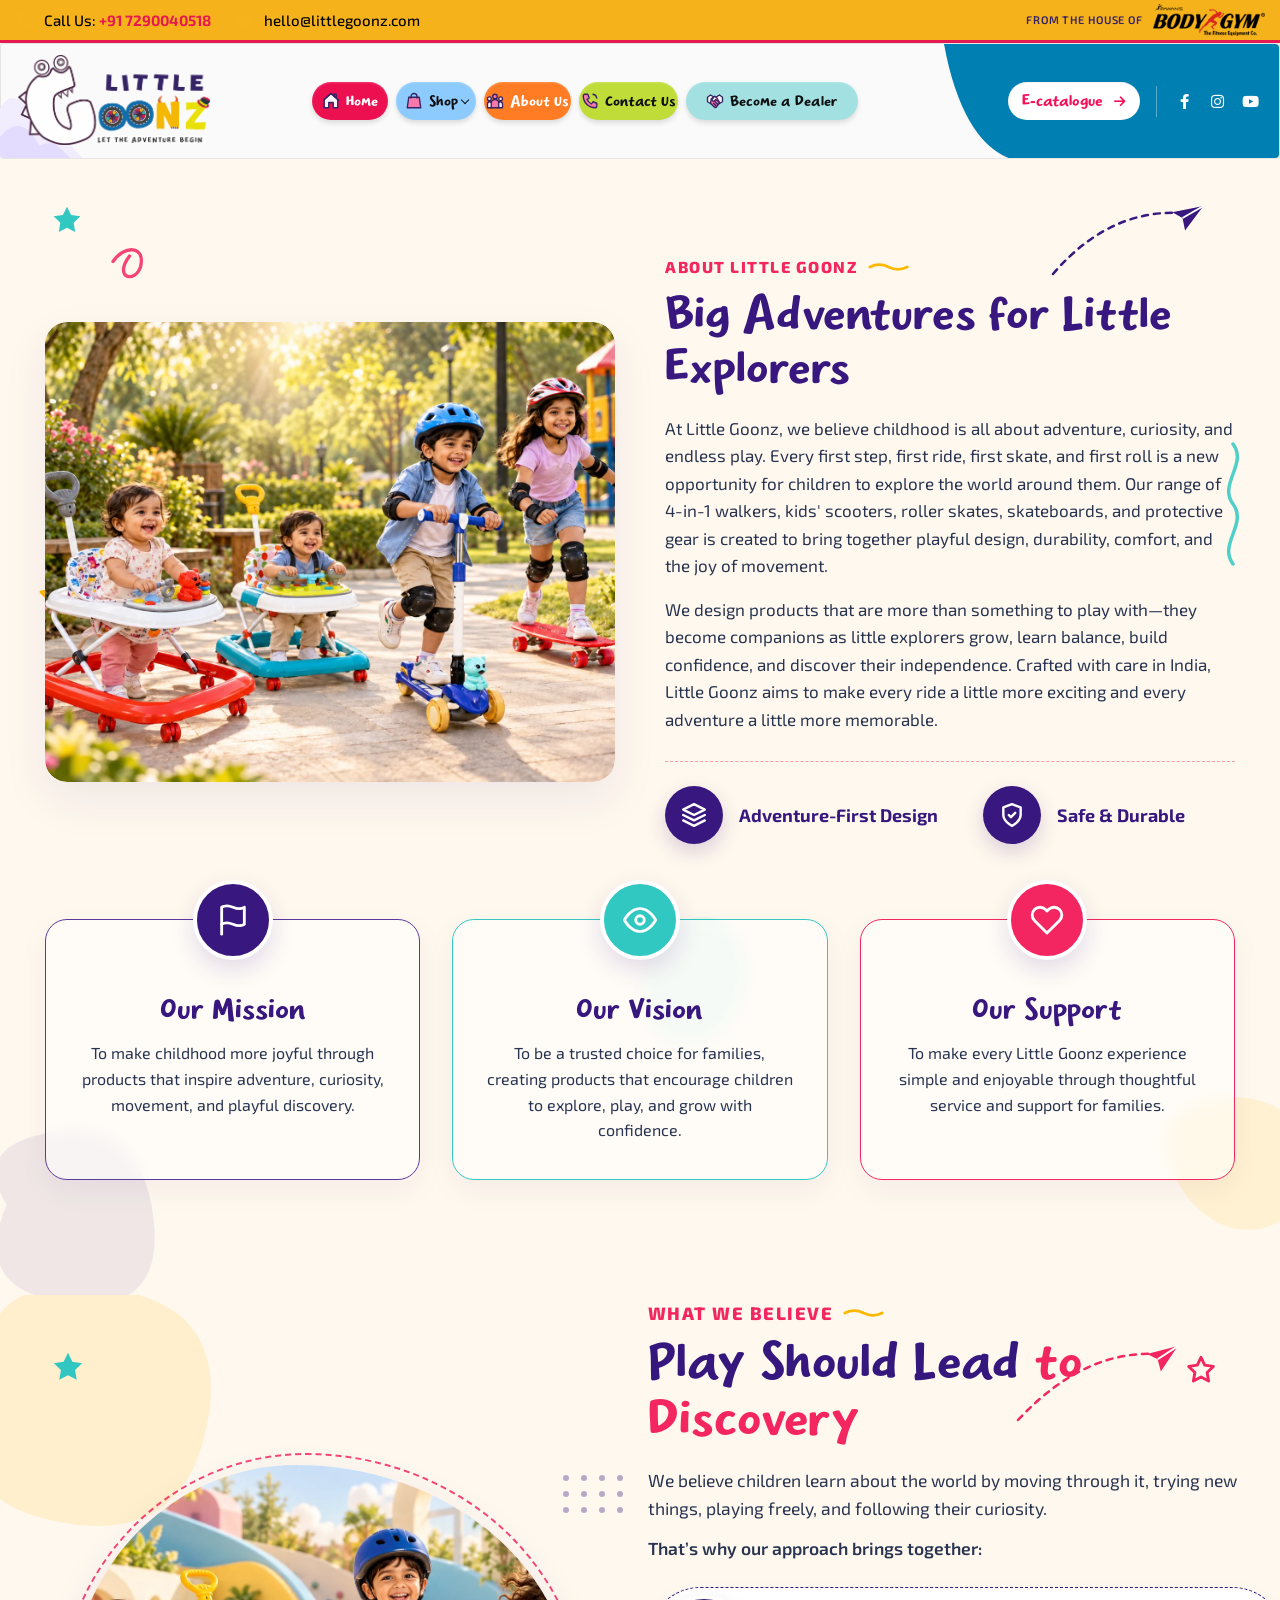
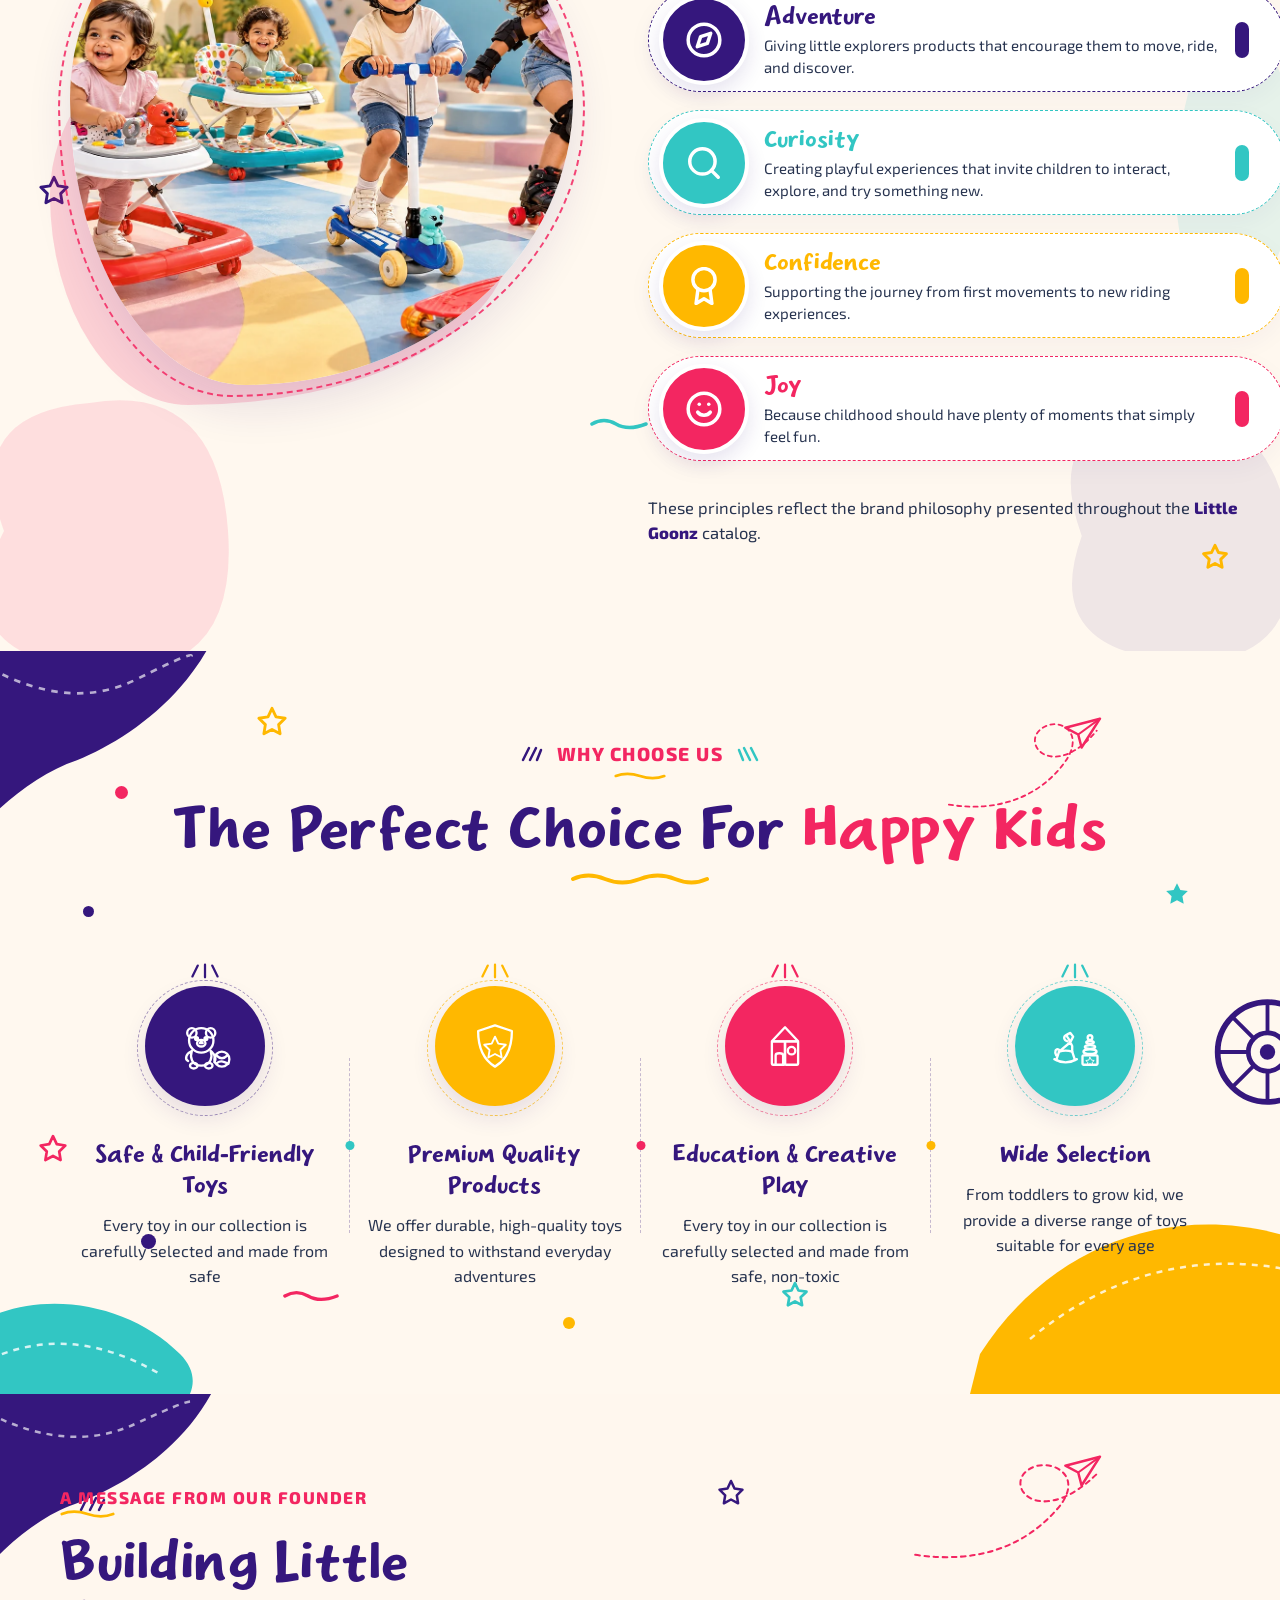
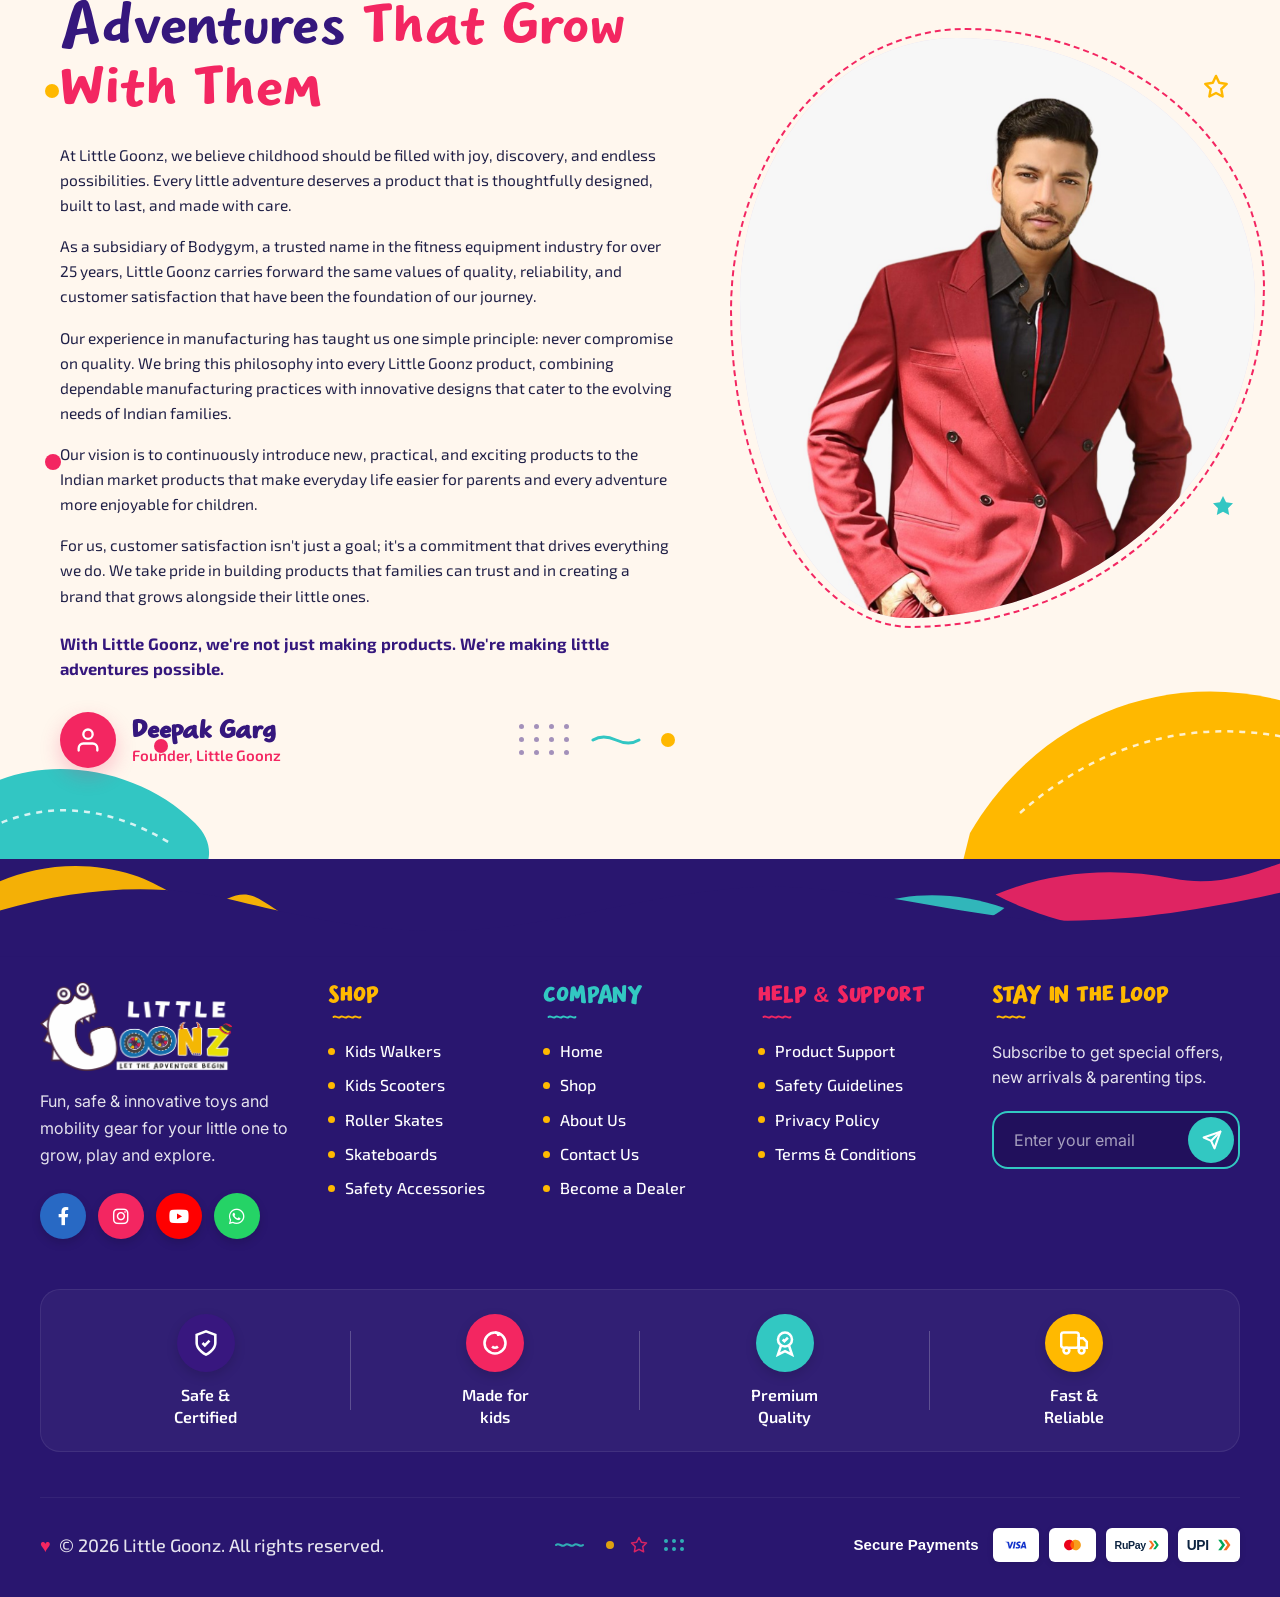
<file: about.html>
<!DOCTYPE html>
<html lang="zxx">

<head>

    <meta charset="UTF-8">
    <meta http-equiv="X-UA-Compatible" content="IE=edge">
    <meta name="viewport" content="width=device-width, initial-scale=1.0, maximum-scale=1">
    <meta name="description" content="Learn about Little Goonz, our mission, our manufacturing experience and the products we create for little explorers.">
    <meta name="keywords" content="">
    <meta name="author" content="Awaiken">

    <title>About Us | Little Goonz</title>

    <link rel="shortcut icon" type="image/x-icon" href="images/logofav.png">
    <link rel="dns-prefetch" href="https://fonts.googleapis.com">
    <link rel="dns-prefetch" href="https://fonts.gstatic.com">
    <link rel="preload" href="fonts/IT Pimo Demo.otf" as="font" type="font/otf" crossorigin>

    <link rel="preconnect" href="https://fonts.googleapis.com">
    <link rel="preconnect" href="https://fonts.gstatic.com" crossorigin="">
    <link
        href="https://fonts.googleapis.com/css2?family=Inter:ital,opsz,wght@0,14..32,100..900;1,14..32,100..900&amp;family=Mouse+Memoirs&amp;display=swap"
        rel="stylesheet">

    <link href="css/bootstrap.min.css" rel="stylesheet" media="screen">

    <link href="css/slicknav.min.css" rel="stylesheet">

    <link rel="stylesheet" href="css/swiper-bundle.min.css">

    <link href="css/all.min.css" rel="stylesheet" media="screen">

    <link href="css/animate.min.css" rel="stylesheet">

    <link rel="stylesheet" href="css/magnific-popup.min.css">

    <link rel="stylesheet" href="css/mousecursor.min.css">

    <link rel="stylesheet" href="https://fonts.googleapis.com/css2?family=Exo+2:ital,wght@0,100..900;1,100..900&amp;display=swap">
    <link href="css/custom.min.css" rel="stylesheet" media="screen">

    <link rel="stylesheet" href="css/common.min.css">
</head>

<body>

    <div class="preloader">
        <div class="loading-container">
            <div class="loading"></div>
            <div id="loading-icon"><img src="images/logofav.png" alt="" decoding="async"></div>
        </div>
    </div>

    <div class="topbar new-top branded-topbar">
        <div class="container">
            <div class="row align-items-center">
                <div class="col-lg-12">
                    <div class="topbar-content-info">
                        <div class="topbar-contact">
                            <a href="tel:7290040518"><i class="fa-solid fa-phone"></i> Call Us:
                                <strong>+91 7290040518</strong></a>
                            <a href="mailto:hello@littlegoonz.com"><i class="fa-solid fa-envelope"></i>
                                hello@littlegoonz.com</a>
                        </div>
                        <div class="topbar-partner-brand">
                            <span class="topbar-partner-text">From the house of</span>
                            <img class="topbar-partner-logo" src="images/logo.png" alt="Bodygym" width="280" height="79" decoding="async" fetchpriority="high">
                        </div>
                    </div>
                </div>
            </div>
        </div>
    </div>

    <header class="main-header reference-navbar">
        <div class="header-sticky">
            <nav class="navbar navbar-expand-lg">
                <div class="header-action-box">

                    <a class="navbar-brand" href="./">
                        <img src="images/companyslide1.png" alt="Logo" width="3158" height="1483" decoding="async">
                    </a>

                    <svg class="header-logo-spark" viewBox="0 0 21 28" fill="none" aria-hidden="true">
                        <path d="M3 12L7 2M8 15L16 7M11 21L19 18M12 26L18 26" stroke="#ff5275" stroke-width="2.5"
                            stroke-linecap="round" />
                    </svg>
                </div>

                <div class="main-menu">
                    <div class="collapse navbar-collapse">
                        <div class="nav-menu-wrapper">
                            <ul class="navbar-nav mr-auto" id="menu">
                                <li class="nav-item"><a class="nav-link" href="./">Home</a></li>
                                <li class="nav-item submenu"><a class="nav-link" href="shop.html">Shop</a>
                                    <ul>
                                        <li class="nav-item"><a class="nav-link" href="kids-walkers.html">Kids Walkers</a>
                                        </li>
                                        <li class="nav-item"><a class="nav-link" href="kids-scooters.html">Kids Scooters</a>
                                        </li>
                                        <li class="nav-item"><a class="nav-link" href="roller-skates.html">Roller Skates</a>
                                        </li>
                                        <li class="nav-item"><a class="nav-link" href="skateboards.html">Skateboards</a>
                                        </li>
                                        <li class="nav-item"><a class="nav-link" href="safety-accessories.html">Safety
                                                Accessories</a></li>
                                    </ul>
                                </li>

                                <li class="nav-item"><a class="nav-link" href="about.html">About Us</a></li>

                                <li class="nav-item"><a class="nav-link" href="contact.html">Contact Us</a></li>
                                <li class="nav-item"><a class="nav-link" href="become-a-dealer.html">Become a
                                        Dealer</a></li>
                            </ul>
                        </div>
                    </div>
                    <div class="header-nav-tools">
                        <svg class="header-plane-doodle" viewBox="0 0 86 54" fill="none" aria-hidden="true">
                            <path d="M4 14L22 14L7 27L8 17L19 15L12 22L18 27L17 19" stroke="#87d579" stroke-width="1.5"
                                stroke-linecap="round" stroke-linejoin="round" />
                            <path d="M18 29C26 47 56 51 59 30C62 8 36 12 48 33C57 50 75 46 85 36" stroke="#85c8da"
                                stroke-width=".7" stroke-dasharray="1.2 2.6" />
                        </svg>
                        <a class="header-shop-cta" href="Little Goonz Catalog 2026.pdf" target="_blank">E-catalogue<i
                                class="fa-solid fa-arrow-right"></i></a>
                        <div class="header-nav-social" aria-label="Social links">
                            <a href="#" aria-label="Facebook"><i class="fa-brands fa-facebook-f"></i></a>
                            <a href="https://www.instagram.com/littlegoonz.toys?rpxt=Ym1zbndhYWNpN3Zt" aria-label="Instagram"><i class="fa-brands fa-instagram"></i></a>
                            <a href="#" aria-label="YouTube"><i class="fa-brands fa-youtube"></i></a>
                        </div>
                        <div class="navbar-toggle"></div>
                    </div>
                </div>

            </nav>
            <div class="responsive-menu"></div>
        </div>
    </header>

    <div class="about-us lg-about">

        <div class="lg-about__decorations" aria-hidden="true">

            <svg class="lg-about__decor lg-about__decor--star-left" viewBox="0 0 24 24" fill="none">
                <polygon
                    points="12 2 15.09 8.26 22 9.27 17 14.14 18.18 21.02 12 17.77 5.82 21.02 7 14.14 2 9.27 8.91 8.26 12 2"
                    fill="#32C8C2" />
            </svg>

            <svg class="lg-about__decor lg-about__decor--pink-accent" viewBox="0 0 50 50" fill="none">
                <path d="M10 25 C 20 10, 40 10, 35 30 C 30 45, 10 40, 25 20" stroke="#F32661" stroke-width="3"
                    stroke-linecap="round" />
            </svg>

            <div class="lg-about__decor--plane-group">
                <svg class="lg-about__decor--plane-path" viewBox="0 0 160 90" fill="none">
                    <path d="M10 80 Q 70 10 150 20" stroke="#38177F" stroke-width="2.5" stroke-dasharray="6 6"
                        stroke-linecap="round" />
                </svg>
                <svg class="lg-about__decor--plane" viewBox="0 0 36 36" fill="none">
                    <path d="M3 18 L33 3 L21 33 L15 21 L3 18 Z" fill="#38177F" />
                    <path d="M15 21 L33 3" stroke="#FFF" stroke-width="2" />
                </svg>
            </div>

            <svg class="lg-about__decor lg-about__decor--squiggly-right" viewBox="0 0 30 140" fill="none">
                <path d="M15 5 C 30 25, 0 45, 15 65 C 30 85, 0 105, 15 125" stroke="#32C8C2" stroke-width="3.5"
                    stroke-linecap="round" />
            </svg>

            <svg class="lg-about__decor lg-about__decor--star-yellow" viewBox="0 0 28 28" fill="none">
                <polygon
                    points="14 2 17.5 9.5 25.5 10.7 19.8 16.3 21.1 24.3 14 20.5 6.9 24.3 8.2 16.3 2.5 10.7 10.5 9.5 14 2"
                    stroke="#FFB900" stroke-width="2.5" stroke-linejoin="round" />
            </svg>

            <svg class="lg-about__decor lg-about__decor--organic-purple" viewBox="0 0 180 180" fill="none">
                <path d="M30 90 Q 0 160 80 170 Q 160 180 150 100 Q 140 20 70 30 Q 0 40 30 90 Z" fill="#38177F"
                    opacity="0.08" />
            </svg>

            <svg class="lg-about__decor lg-about__decor--organic-yellow" viewBox="0 0 160 160" fill="none">
                <path d="M40 80 C 10 20, 140 0, 150 70 C 160 140, 70 160, 40 80 Z" fill="#FFB900" opacity="0.12" />
            </svg>

            <svg class="lg-about__decor lg-about__decor--organic-turq" viewBox="0 0 140 140" fill="none">
                <path d="M70 20 C 130 10, 130 120, 70 130 C 10 140, 10 30, 70 20 Z" fill="#32C8C2" opacity="0.1" />
            </svg>

            <div class="lg-about__decor--dots-grid">
                <span></span><span></span><span></span><span></span>
                <span></span><span></span><span></span><span></span>
                <span></span><span></span><span></span><span></span>
            </div>
        </div>

        <div class="lg-about__container">

            <div class="lg-about__top">

                <div class="lg-about__image-wrap wow fadeInLeft">
                    <svg class="lg-about__image-frame" viewBox="0 0 100 100" preserveAspectRatio="none">
                        <path d="M -2,-2 L 25,-2" stroke="#38177F" stroke-width="4" stroke-linecap="round" />
                        <path d="M -2,-2 L -2,25" stroke="#38177F" stroke-width="4" stroke-linecap="round" />
                        <path d="M 102,102 L 75,102" stroke="#F32661" stroke-width="4" stroke-linecap="round" />
                        <path d="M 102,102 L 102,75" stroke="#F32661" stroke-width="4" stroke-linecap="round" />
                    </svg>
                    <figure class="lg-about__image-figure">
                        <img src="images/about.webp" alt="Little Goonz Children Playing"
                            class="lg-about__image" width="1462" height="1076" decoding="async" fetchpriority="high">
                    </figure>
                </div>

                <div class="lg-about__content">
                    <div class="lg-about__header-group">
                        <span class="lg-about__eyebrow wow fadeInUp">ABOUT LITTLE GOONZ</span>
                        <svg class="lg-about__eyebrow-squiggle" viewBox="0 0 45 10" fill="none">
                            <path d="M 2 5 Q 12 0 22 5 T 42 5" stroke="#FFB900" stroke-width="3"
                                stroke-linecap="round" />
                        </svg>
                    </div>

                    <h2 class="lg-about__title wow fadeInUp" data-wow-delay="0.1s">Big Adventures for Little Explorers
                    </h2>

                    <div class="lg-about__text wow fadeInUp" data-wow-delay="0.2s">
                        <p>At Little Goonz, we believe childhood is all about adventure, curiosity, and endless play.
                            Every first step, first ride, first skate, and first roll is a new opportunity for children
                            to explore the world around them. Our range of 4-in-1 walkers, kids' scooters, roller
                            skates, skateboards, and protective gear is created to bring together playful design,
                            durability, comfort, and the joy of movement.</p>
                        <p>We design products that are more than something to play with—they become companions as little
                            explorers grow, learn balance, build confidence, and discover their independence. Crafted
                            with care in India, Little Goonz aims to make every ride a little more exciting and every
                            adventure a little more memorable.</p>
                    </div>

                    <hr class="lg-about__divider wow fadeInUp" data-wow-delay="0.3s">

                    <div class="lg-about__features wow fadeInUp" data-wow-delay="0.4s">

                        <div class="lg-about__feature">
                            <div class="lg-about__feature-icon-box">
                                <svg viewBox="0 0 24 24" fill="none" stroke="currentColor" stroke-width="2.2"
                                    stroke-linecap="round" stroke-linejoin="round">
                                    <path d="M12 2L2 7l10 5 10-5-10-5zM2 17l10 5 10-5M2 12l10 5 10-5" />
                                </svg>
                            </div>
                            <span class="lg-about__feature-text">Adventure-First Design</span>
                        </div>

                        <div class="lg-about__feature">
                            <div class="lg-about__feature-icon-box">
                                <svg viewBox="0 0 24 24" fill="none" stroke="currentColor" stroke-width="2.2"
                                    stroke-linecap="round" stroke-linejoin="round">
                                    <path d="M12 22s8-4 8-10V5l-8-3-8 3v7c0 6 8 10 8 10z" />
                                    <path d="m9 12 2 2 4-4" />
                                </svg>
                            </div>
                            <span class="lg-about__feature-text">Safe &amp; Durable</span>
                        </div>
                    </div>
                </div>
            </div>

            <div class="lg-about__cards">

                <div class="lg-about__card lg-about__card--mission wow fadeInUp" data-wow-delay="0.2s">
                    <div class="lg-about__card-icon lg-about__card-icon--purple">
                        <svg viewBox="0 0 24 24" fill="none" stroke="currentColor" stroke-width="2"
                            stroke-linecap="round" stroke-linejoin="round">
                            <path d="M4 15s1-1 4-1 5 2 8 2 4-1 4-1V3s-1 1-4 1-5-2-8-2-4 1-4 1z" />
                            <line x1="4" y1="22" x2="4" y2="15" />
                        </svg>
                    </div>
                    <h3 class="lg-about__card-title">Our Mission</h3>
                    <p class="lg-about__card-text">To make childhood more joyful through products that inspire
                        adventure, curiosity, movement, and playful discovery.</p>
                </div>

                <div class="lg-about__card lg-about__card--vision wow fadeInUp" data-wow-delay="0.3s">
                    <div class="lg-about__card-icon lg-about__card-icon--turquoise">
                        <svg viewBox="0 0 24 24" fill="none" stroke="currentColor" stroke-width="2"
                            stroke-linecap="round" stroke-linejoin="round">
                            <path d="M1 12s4-8 11-8 11 8 11 8-4 8-11 8-11-8-11-8z" />
                            <circle cx="12" cy="12" r="3" />
                        </svg>
                    </div>
                    <h3 class="lg-about__card-title">Our Vision</h3>
                    <p class="lg-about__card-text">To be a trusted choice for families, creating products that encourage
                        children to explore, play, and grow with confidence.</p>
                </div>

                <div class="lg-about__card lg-about__card--support wow fadeInUp" data-wow-delay="0.4s">
                    <div class="lg-about__card-icon lg-about__card-icon--pink">
                        <svg viewBox="0 0 24 24" fill="none" stroke="currentColor" stroke-width="2"
                            stroke-linecap="round" stroke-linejoin="round">
                            <path
                                d="M20.84 4.61a5.5 5.5 0 0 0-7.78 0L12 5.67l-1.06-1.06a5.5 5.5 0 0 0-7.78 7.78l1.06 1.06L12 21.23l7.78-7.78 1.06-1.06a5.5 5.5 0 0 0 0-7.78z" />
                        </svg>
                    </div>
                    <h3 class="lg-about__card-title">Our Support</h3>
                    <p class="lg-about__card-text">To make every Little Goonz experience simple and enjoyable through
                        thoughtful service and support for families.</p>
                </div>
            </div>
        </div>
    </div>

    <section class="lg-philosophy">

        <div class="lg-philosophy__decorations" aria-hidden="true">

            <svg class="lg-philosophy__blob lg-philosophy__blob--top-left" viewBox="0 0 250 250" fill="none">
                <path d="M40 120 Q -10 210 100 230 Q 210 250 230 140 Q 250 30 130 20 Q 10 10 40 120 Z" fill="#FFB800"
                    opacity="0.15" />
            </svg>
            <svg class="lg-philosophy__blob lg-philosophy__blob--bottom-left" viewBox="0 0 300 300" fill="none">
                <path d="M60 150 Q 0 270 150 280 Q 280 290 270 150 Q 260 10 140 30 Q 20 40 60 150 Z" fill="#F32661"
                    opacity="0.12" />
            </svg>
            <svg class="lg-philosophy__blob lg-philosophy__blob--bottom-right" viewBox="0 0 280 280" fill="none">
                <path d="M50 140 Q 10 250 140 260 Q 270 270 250 130 Q 230 10 120 20 Q 10 30 50 140 Z" fill="#35177D"
                    opacity="0.08" />
            </svg>
            <svg class="lg-philosophy__blob lg-philosophy__blob--right-edge" viewBox="0 0 200 350" fill="none">
                <path d="M100 20 C 180 80, 190 260, 100 330 C 20 280, 40 100, 100 20 Z" fill="#32C6C3" opacity="0.12" />
            </svg>

            <svg class="lg-philosophy__decor lg-philosophy__decor--star-turq" viewBox="0 0 24 24" fill="none">
                <polygon
                    points="12 2 15.09 8.26 22 9.27 17 14.14 18.18 21.02 12 17.77 5.82 21.02 7 14.14 2 9.27 8.91 8.26 12 2"
                    fill="#32C6C3" />
            </svg>
            <svg class="lg-philosophy__decor lg-philosophy__decor--star-purple-outline" viewBox="0 0 28 28" fill="none">
                <polygon
                    points="14 2 17.5 9.5 25.5 10.7 19.8 16.3 21.1 24.3 14 20.5 6.9 24.3 8.2 16.3 2.5 10.7 10.5 9.5 14 2"
                    stroke="#35177D" stroke-width="2.5" stroke-linejoin="round" />
            </svg>
            <svg class="lg-philosophy__decor lg-philosophy__decor--star-pink-outline" viewBox="0 0 26 26" fill="none">
                <polygon
                    points="13 2 16.2 8.8 23.7 9.9 18.3 15.1 19.6 22.5 13 19 6.4 22.5 7.7 15.1 2.3 9.9 9.8 8.8 13 2"
                    stroke="#F32661" stroke-width="2.5" stroke-linejoin="round" />
            </svg>
            <svg class="lg-philosophy__decor lg-philosophy__decor--star-yellow-outline" viewBox="0 0 24 24" fill="none">
                <polygon points="12 2 15 8.2 21.8 9.2 16.9 14 18.1 20.8 12 17.5 5.9 20.8 7.1 14 2.2 9.2 9 8.2 12 2"
                    stroke="#FFB800" stroke-width="2.5" stroke-linejoin="round" />
            </svg>

            <div class="lg-philosophy__decor--plane-wrap">
                <svg class="lg-philosophy__decor--plane-path" viewBox="0 0 170 100" fill="none">
                    <path d="M10 90 Q 80 15 160 25" stroke="#F32661" stroke-width="2.5" stroke-dasharray="6 6"
                        stroke-linecap="round" />
                </svg>
                <svg class="lg-philosophy__decor--plane" viewBox="0 0 36 36" fill="none">
                    <path d="M3 18 L33 3 L21 33 L15 21 L3 18 Z" fill="#F32661" />
                    <path d="M15 21 L33 3" stroke="#FFF" stroke-width="2" />
                </svg>
            </div>

            <svg class="lg-philosophy__decor lg-philosophy__decor--wave-pink" viewBox="0 0 60 15" fill="none">
                <path d="M 3 8 Q 15 1 27 8 T 57 8" stroke="#F32661" stroke-width="3.5" stroke-linecap="round" />
            </svg>
            <svg class="lg-philosophy__decor lg-philosophy__decor--wave-turq" viewBox="0 0 60 15" fill="none">
                <path d="M 3 8 Q 15 1 27 8 T 57 8" stroke="#32C6C3" stroke-width="3.5" stroke-linecap="round" />
            </svg>

            <div class="lg-philosophy__decor--dots-grid">
                <span></span><span></span><span></span><span></span>
                <span></span><span></span><span></span><span></span>
                <span></span><span></span><span></span><span></span>
            </div>
        </div>

        <div class="lg-philosophy__container">

            <div class="lg-philosophy__visual wow fadeInLeft">

                <div class="lg-philosophy__image-bg-blob"></div>

                <div class="lg-philosophy__image-outline"></div>

                <div class="lg-philosophy__image-wrapper">
                    <img src="images/about2.webp" alt="Little Goonz Play and Discovery" class="lg-philosophy__image" width="1463" height="1075" decoding="async" loading="lazy">
                </div>
            </div>

            <div class="lg-philosophy__content">

                <div class="lg-philosophy__eyebrow-group wow fadeInUp">
                    <span class="lg-philosophy__eyebrow">WHAT WE BELIEVE</span>
                    <svg class="lg-philosophy__eyebrow-squiggle" viewBox="0 0 45 10" fill="none">
                        <path d="M 2 5 Q 12 0 22 5 T 42 5" stroke="#FFB800" stroke-width="3" stroke-linecap="round" />
                    </svg>
                </div>

                <h2 class="lg-philosophy__title wow fadeInUp" data-wow-delay="0.1s">
                    Play Should Lead <span class="lg-philosophy__title-highlight">to Discovery</span>
                </h2>

                <div class="lg-philosophy__intro wow fadeInUp" data-wow-delay="0.2s">
                    <p>We believe children learn about the world by moving through it, trying new things, playing
                        freely, and following their curiosity.</p>
                    <p>That’s why our approach brings together:</p>
                </div>

                <div class="lg-philosophy__items">

                    <div class="lg-philosophy__item lg-philosophy__item--adventure wow fadeInUp" data-wow-delay="0.3s">
                        <div class="lg-philosophy__icon lg-philosophy__icon--purple">
                            <svg viewBox="0 0 24 24" fill="none" stroke="currentColor" stroke-width="2.2"
                                stroke-linecap="round" stroke-linejoin="round">
                                <circle cx="12" cy="12" r="10" />
                                <polygon points="16.24 7.76 14.12 14.12 7.76 16.24 9.88 9.88 16.24 7.76" />
                            </svg>
                        </div>
                        <div class="lg-philosophy__item-content">
                            <h3 class="lg-philosophy__item-title">Adventure</h3>
                            <p class="lg-philosophy__item-description">Giving little explorers products that encourage
                                them to move, ride, and discover.</p>
                        </div>
                        <div class="lg-philosophy__item-accent lg-philosophy__item-accent--purple"></div>
                    </div>

                    <div class="lg-philosophy__item lg-philosophy__item--curiosity wow fadeInUp" data-wow-delay="0.4s">
                        <div class="lg-philosophy__icon lg-philosophy__icon--turquoise">
                            <svg viewBox="0 0 24 24" fill="none" stroke="currentColor" stroke-width="2.2"
                                stroke-linecap="round" stroke-linejoin="round">
                                <circle cx="11" cy="11" r="8" />
                                <line x1="21" y1="21" x2="16.65" y2="16.65" />
                            </svg>
                        </div>
                        <div class="lg-philosophy__item-content">
                            <h3 class="lg-philosophy__item-title">Curiosity</h3>
                            <p class="lg-philosophy__item-description">Creating playful experiences that invite children
                                to interact, explore, and try something new.</p>
                        </div>
                        <div class="lg-philosophy__item-accent lg-philosophy__item-accent--turquoise"></div>
                    </div>

                    <div class="lg-philosophy__item lg-philosophy__item--confidence wow fadeInUp" data-wow-delay="0.5s">
                        <div class="lg-philosophy__icon lg-philosophy__icon--yellow">
                            <svg viewBox="0 0 24 24" fill="none" stroke="currentColor" stroke-width="2.2"
                                stroke-linecap="round" stroke-linejoin="round">
                                <circle cx="12" cy="8" r="7" />
                                <polyline points="8.21 13.89 7 23 12 20 17 23 15.79 13.88" />
                            </svg>
                        </div>
                        <div class="lg-philosophy__item-content">
                            <h3 class="lg-philosophy__item-title">Confidence</h3>
                            <p class="lg-philosophy__item-description">Supporting the journey from first movements to
                                new riding experiences.</p>
                        </div>
                        <div class="lg-philosophy__item-accent lg-philosophy__item-accent--yellow"></div>
                    </div>

                    <div class="lg-philosophy__item lg-philosophy__item--joy wow fadeInUp" data-wow-delay="0.6s">
                        <div class="lg-philosophy__icon lg-philosophy__icon--pink">
                            <svg viewBox="0 0 24 24" fill="none" stroke="currentColor" stroke-width="2.2"
                                stroke-linecap="round" stroke-linejoin="round">
                                <circle cx="12" cy="12" r="10" />
                                <path d="M8 14s1.5 2 4 2 4-2 4-2" />
                                <line x1="9" y1="9" x2="9.01" y2="9" />
                                <line x1="15" y1="9" x2="15.01" y2="9" />
                            </svg>
                        </div>
                        <div class="lg-philosophy__item-content">
                            <h3 class="lg-philosophy__item-title">Joy</h3>
                            <p class="lg-philosophy__item-description">Because childhood should have plenty of moments
                                that simply feel fun.</p>
                        </div>
                        <div class="lg-philosophy__item-accent lg-philosophy__item-accent--pink"></div>
                    </div>
                </div>

                <p class="lg-philosophy__closing wow fadeInUp" data-wow-delay="0.7s">
                    These principles reflect the brand philosophy presented throughout the <strong
                        class="lg-philosophy__brand-highlight">Little Goonz</strong> catalog.
                </p>
            </div>
        </div>
    </section>

    <section class="lg-why-choose">

        <div class="lg-why-choose__decorations" aria-hidden="true">

            <svg class="lg-why-choose__blob lg-why-choose__blob--top-left" viewBox="0 0 260 260" fill="none">
                <path d="M -30 -30 L 230 -30 C 210 50 140 100 90 120 C 30 140 -30 210 -30 230 Z" fill="#35177D" />
                <path d="M 10 35 Q 85 75 145 45 T 195 25" stroke="#FFFFFF" stroke-width="2.5" stroke-dasharray="6 6"
                    opacity="0.65" />
            </svg>

            <svg class="lg-why-choose__decor lg-why-choose__decor--star-yellow-top" viewBox="0 0 28 28" fill="none">
                <polygon
                    points="14 2 17.5 9.5 25.5 10.7 19.8 16.3 21.1 24.3 14 20.5 6.9 24.3 8.2 16.3 2.5 10.7 10.5 9.5 14 2"
                    stroke="#FFB800" stroke-width="2.5" stroke-linejoin="round" />
            </svg>
            <div class="lg-why-choose__decor lg-why-choose__dot lg-why-choose__dot--pink-top"></div>
            <div class="lg-why-choose__decor lg-why-choose__dot lg-why-choose__dot--purple-top"></div>

            <div class="lg-why-choose__decor--plane-wrap">
                <svg class="lg-why-choose__decor--plane-path" viewBox="0 0 220 140" fill="none">
                    <path d="M 10 120 C 70 130 120 110 150 70 C 180 30 140 10 120 30 C 100 50 140 90 190 30"
                        stroke="#F32661" stroke-width="2.2" stroke-dasharray="5 5" stroke-linecap="round" />
                </svg>
                <svg class="lg-why-choose__decor--plane" viewBox="0 0 40 40" fill="none">
                    <path d="M 4 20 L 36 4 L 24 36 L 18 24 L 4 20 Z" stroke="#F32661" stroke-width="2.5"
                        stroke-linejoin="round" fill="none" />
                    <path d="M 18 24 L 36 4" stroke="#F32661" stroke-width="2" />
                </svg>
            </div>
            <svg class="lg-why-choose__decor lg-why-choose__decor--star-turq-top" viewBox="0 0 24 24" fill="none">
                <polygon
                    points="12 2 15.09 8.26 22 9.27 17 14.14 18.18 21.02 12 17.77 5.82 21.02 7 14.14 2 9.27 8.91 8.26 12 2"
                    fill="#32C6C3" />
            </svg>

            <svg class="lg-why-choose__decor lg-why-choose__decor--wheel-right" viewBox="0 0 120 120" fill="none">
                <circle cx="60" cy="60" r="52" stroke="#35177D" stroke-width="6" />
                <circle cx="60" cy="60" r="20" stroke="#35177D" stroke-width="5" />
                <circle cx="60" cy="60" r="8" fill="#35177D" />
                <line x1="60" y1="8" x2="60" y2="40" stroke="#35177D" stroke-width="4" />
                <line x1="60" y1="80" x2="60" y2="112" stroke="#35177D" stroke-width="4" />
                <line x1="8" y1="60" x2="40" y2="60" stroke="#35177D" stroke-width="4" />
                <line x1="80" y1="60" x2="112" y2="60" stroke="#35177D" stroke-width="4" />
                <line x1="23" y1="23" x2="46" y2="46" stroke="#35177D" stroke-width="4" />
                <line x1="74" y1="74" x2="97" y2="97" stroke="#35177D" stroke-width="4" />
                <line x1="97" y1="23" x2="74" y2="46" stroke="#35177D" stroke-width="4" />
                <line x1="46" y1="74" x2="23" y2="97" stroke="#35177D" stroke-width="4" />
            </svg>

            <svg class="lg-why-choose__decor lg-why-choose__decor--star-pink-bottom" viewBox="0 0 28 28" fill="none">
                <polygon
                    points="14 2 17.5 9.5 25.5 10.7 19.8 16.3 21.1 24.3 14 20.5 6.9 24.3 8.2 16.3 2.5 10.7 10.5 9.5 14 2"
                    stroke="#F32661" stroke-width="2.5" stroke-linejoin="round" />
            </svg>
            <div class="lg-why-choose__decor lg-why-choose__dot lg-why-choose__dot--purple-bottom"></div>
            <svg class="lg-why-choose__decor lg-why-choose__decor--squiggle-pink-bottom" viewBox="0 0 60 16"
                fill="none">
                <path d="M 3 8 Q 15 1 27 8 T 57 8" stroke="#F32661" stroke-width="3.5" stroke-linecap="round" />
            </svg>
            <svg class="lg-why-choose__blob lg-why-choose__blob--bottom-left" viewBox="0 0 340 200" fill="none">
                <path d="M -20 130 C 40 70 150 80 210 140 C 250 180 190 230 110 220 C 20 210 -20 190 -20 130 Z"
                    fill="#32C6C3" />
                <path d="M 10 150 Q 95 105 190 160" stroke="#FFFFFF" stroke-width="2.5" stroke-dasharray="6 6"
                    opacity="0.8" />
            </svg>

            <div class="lg-why-choose__decor lg-why-choose__dot lg-why-choose__dot--yellow-bottom"></div>
            <svg class="lg-why-choose__decor lg-why-choose__decor--star-turq-bottom" viewBox="0 0 26 26" fill="none">
                <polygon
                    points="13 2 16.2 8.8 23.7 9.9 18.3 15.1 19.6 22.5 13 19 6.4 22.5 7.7 15.1 2.3 9.9 9.8 8.8 13 2"
                    stroke="#32C6C3" stroke-width="2.5" stroke-linejoin="round" />
            </svg>

            <svg class="lg-why-choose__blob lg-why-choose__blob--bottom-right" viewBox="0 0 400 260" fill="none">
                <path d="M 80 200 C 150 90 280 40 410 90 L 430 280 L 60 280 Z" fill="#FFB800" />
                <path d="M 130 185 Q 245 90 385 115" stroke="#FFFFFF" stroke-width="2.5" stroke-dasharray="6 6"
                    opacity="0.8" />
            </svg>
        </div>

        <div class="lg-why-choose__container">

            <header class="lg-why-choose__header">

                <div class="lg-why-choose__eyebrow-group wow fadeInUp">

                    <svg class="lg-why-choose__eyebrow-accent lg-why-choose__eyebrow-accent--left" viewBox="0 0 24 16"
                        fill="none">
                        <line x1="4" y1="14" x2="10" y2="2" stroke="#35177D" stroke-width="2.5"
                            stroke-linecap="round" />
                        <line x1="11" y1="14" x2="17" y2="2" stroke="#35177D" stroke-width="2.5"
                            stroke-linecap="round" />
                        <line x1="18" y1="14" x2="22" y2="4" stroke="#35177D" stroke-width="2.5"
                            stroke-linecap="round" />
                    </svg>

                    <span class="lg-why-choose__eyebrow">WHY CHOOSE US</span>

                    <svg class="lg-why-choose__eyebrow-accent lg-why-choose__eyebrow-accent--right" viewBox="0 0 24 16"
                        fill="none">
                        <line x1="2" y1="4" x2="6" y2="14" stroke="#32C6C3" stroke-width="2.5" stroke-linecap="round" />
                        <line x1="7" y1="2" x2="13" y2="14" stroke="#32C6C3" stroke-width="2.5"
                            stroke-linecap="round" />
                        <line x1="14" y1="2" x2="20" y2="14" stroke="#32C6C3" stroke-width="2.5"
                            stroke-linecap="round" />
                    </svg>
                </div>

                <div class="lg-why-choose__eyebrow-squiggle-wrap wow fadeInUp" data-wow-delay="0.05s">
                    <svg class="lg-why-choose__eyebrow-squiggle" viewBox="0 0 60 10" fill="none">
                        <path d="M 2 5 Q 15 0 30 5 T 58 5" stroke="#FFB800" stroke-width="3" stroke-linecap="round" />
                    </svg>
                </div>

                <h2 class="lg-why-choose__title wow fadeInUp" data-wow-delay="0.1s">
                    The Perfect Choice For <span class="lg-why-choose__title-highlight">Happy Kids</span>
                </h2>

                <div class="lg-why-choose__title-squiggle-wrap wow fadeInUp" data-wow-delay="0.15s">
                    <svg class="lg-why-choose__title-squiggle" viewBox="0 0 140 16" fill="none">
                        <path d="M 3 8 Q 18 1 35 8 T 70 8 T 105 8 T 137 8" stroke="#FFB800" stroke-width="4"
                            stroke-linecap="round" />
                    </svg>
                </div>
            </header>

            <div class="lg-why-choose__features">

                <article class="lg-why-choose__feature wow fadeInUp" data-wow-delay="0.2s">

                    <div class="lg-why-choose__icon-composition">

                        <svg class="lg-why-choose__icon-accents" viewBox="0 0 40 20" fill="none">
                            <line x1="6" y1="16" x2="12" y2="4" stroke="#35177D" stroke-width="2.5"
                                stroke-linecap="round" />
                            <line x1="20" y1="17" x2="20" y2="3" stroke="#35177D" stroke-width="2.5"
                                stroke-linecap="round" />
                            <line x1="34" y1="16" x2="28" y2="4" stroke="#35177D" stroke-width="2.5"
                                stroke-linecap="round" />
                        </svg>

                        <div class="lg-why-choose__icon-dashed-circle lg-why-choose__icon-dashed-circle--purple"></div>

                        <div class="lg-why-choose__icon-box lg-why-choose__icon-box--purple">

                            <svg class="lg-why-choose__svg-icon" viewBox="0 0 64 64" fill="none" stroke="#FFFFFF"
                                stroke-width="2.5" stroke-linecap="round" stroke-linejoin="round">
                                <circle cx="18" cy="18" r="5" />
                                <circle cx="38" cy="18" r="5" />
                                <circle cx="28" cy="26" r="13" />
                                <circle cx="23" cy="24" r="1.5" fill="#FFFFFF" />
                                <circle cx="33" cy="24" r="1.5" fill="#FFFFFF" />
                                <ellipse cx="28" cy="29" rx="4.5" ry="3.5" />
                                <polygon points="28,27 26.5,29 29.5,29" fill="#FFFFFF" />
                                <path d="M 18 37 C 16 43 17 53 28 53 C 39 53 40 43 38 37" />
                                <path d="M 17 38 C 12 40 10 46 14 48" />
                                <path d="M 39 38 C 42 41 45 45 42 49" />
                                <ellipse cx="20" cy="53" rx="4" ry="3" />
                                <ellipse cx="36" cy="53" rx="4" ry="3" />
                                <circle cx="50" cy="46" r="8" />
                                <path d="M 44 42 C 48 46 52 46 56 42" />
                                <path d="M 45 50 C 49 47 53 49 57 51" />
                            </svg>
                        </div>
                    </div>

                    <h3 class="lg-why-choose__feature-title">Safe &amp; Child-Friendly Toys</h3>
                    <p class="lg-why-choose__feature-desc">Every toy in our collection is carefully selected and made
                        from safe</p>
                </article>

                <div class="lg-why-choose__divider" aria-hidden="true">
                    <span class="lg-why-choose__divider-dot lg-why-choose__divider-dot--turq"></span>
                </div>

                <article class="lg-why-choose__feature wow fadeInUp" data-wow-delay="0.3s">

                    <div class="lg-why-choose__icon-composition">

                        <svg class="lg-why-choose__icon-accents" viewBox="0 0 40 20" fill="none">
                            <line x1="6" y1="16" x2="12" y2="4" stroke="#FFB800" stroke-width="2.5"
                                stroke-linecap="round" />
                            <line x1="20" y1="17" x2="20" y2="3" stroke="#FFB800" stroke-width="2.5"
                                stroke-linecap="round" />
                            <line x1="34" y1="16" x2="28" y2="4" stroke="#FFB800" stroke-width="2.5"
                                stroke-linecap="round" />
                        </svg>

                        <div class="lg-why-choose__icon-dashed-circle lg-why-choose__icon-dashed-circle--yellow"></div>

                        <div class="lg-why-choose__icon-box lg-why-choose__icon-box--yellow">

                            <svg class="lg-why-choose__svg-icon" viewBox="0 0 64 64" fill="none" stroke="#FFFFFF"
                                stroke-width="2.5" stroke-linecap="round" stroke-linejoin="round">
                                <path d="M 32 10 L 50 16 C 50 36 42 48 32 54 C 22 48 14 36 14 16 Z" />
                                <polygon
                                    points="32,22 35.5,29.5 43.5,30.7 37.8,36.3 39.1,44.3 32,40.5 24.9,44.3 26.2,36.3 20.5,30.7 28.5,29.5"
                                    stroke="#FFFFFF" stroke-width="2" fill="none" />
                            </svg>
                        </div>
                    </div>

                    <h3 class="lg-why-choose__feature-title">Premium Quality Products</h3>
                    <p class="lg-why-choose__feature-desc">We offer durable, high-quality toys designed to withstand
                        everyday adventures</p>
                </article>

                <div class="lg-why-choose__divider" aria-hidden="true">
                    <span class="lg-why-choose__divider-dot lg-why-choose__divider-dot--pink"></span>
                </div>

                <article class="lg-why-choose__feature wow fadeInUp" data-wow-delay="0.4s">

                    <div class="lg-why-choose__icon-composition">

                        <svg class="lg-why-choose__icon-accents" viewBox="0 0 40 20" fill="none">
                            <line x1="6" y1="16" x2="12" y2="4" stroke="#F32661" stroke-width="2.5"
                                stroke-linecap="round" />
                            <line x1="20" y1="17" x2="20" y2="3" stroke="#F32661" stroke-width="2.5"
                                stroke-linecap="round" />
                            <line x1="34" y1="16" x2="28" y2="4" stroke="#F32661" stroke-width="2.5"
                                stroke-linecap="round" />
                        </svg>

                        <div class="lg-why-choose__icon-dashed-circle lg-why-choose__icon-dashed-circle--pink"></div>

                        <div class="lg-why-choose__icon-box lg-why-choose__icon-box--pink">

                            <svg class="lg-why-choose__svg-icon" viewBox="0 0 64 64" fill="none" stroke="#FFFFFF"
                                stroke-width="2.5" stroke-linecap="round" stroke-linejoin="round">
                                <polygon points="32,12 18,27 46,27" />
                                <rect x="18" y="27" width="14" height="25" rx="1" />
                                <path d="M 22 52 V 42 C 22 39 30 39 30 42 V 52" />
                                <rect x="32" y="27" width="14" height="25" rx="1" />
                                <circle cx="39" cy="37" r="4" />
                            </svg>
                        </div>
                    </div>

                    <h3 class="lg-why-choose__feature-title">Education &amp; Creative Play</h3>
                    <p class="lg-why-choose__feature-desc">Every toy in our collection is carefully selected and made
                        from safe, non-toxic</p>
                </article>

                <div class="lg-why-choose__divider" aria-hidden="true">
                    <span class="lg-why-choose__divider-dot lg-why-choose__divider-dot--yellow"></span>
                </div>

                <article class="lg-why-choose__feature wow fadeInUp" data-wow-delay="0.5s">

                    <div class="lg-why-choose__icon-composition">

                        <svg class="lg-why-choose__icon-accents" viewBox="0 0 40 20" fill="none">
                            <line x1="6" y1="16" x2="12" y2="4" stroke="#32C6C3" stroke-width="2.5"
                                stroke-linecap="round" />
                            <line x1="20" y1="17" x2="20" y2="3" stroke="#32C6C3" stroke-width="2.5"
                                stroke-linecap="round" />
                            <line x1="34" y1="16" x2="28" y2="4" stroke="#32C6C3" stroke-width="2.5"
                                stroke-linecap="round" />
                        </svg>

                        <div class="lg-why-choose__icon-dashed-circle lg-why-choose__icon-dashed-circle--turquoise">
                        </div>

                        <div class="lg-why-choose__icon-box lg-why-choose__icon-box--turquoise">

                            <svg class="lg-why-choose__svg-icon" viewBox="0 0 64 64" fill="none" stroke="#FFFFFF"
                                stroke-width="2.5" stroke-linecap="round" stroke-linejoin="round">
                                <path d="M 10 46 Q 22 53 34 46" />
                                <line x1="15" y1="38" x2="12" y2="47" />
                                <line x1="29" y1="38" x2="32" y2="47" />
                                <path d="M 15 38 Q 22 36 29 38 V 32 L 25 24 Q 21 20 27 18 L 30 22 L 27 28 Z" />
                                <path d="M 23 20 C 19 22 20 26 24 27" />
                                <path d="M 15 36 C 11 34 10 38 12 42" />
                                <rect x="40" y="42" width="16" height="10" rx="1" />
                                <polygon
                                    points="48,44 49.5,47 52.5,47.5 50.3,49.5 51,52.5 48,51 45,52.5 45.7,49.5 43.5,47.5 46.5,47"
                                    stroke="#FFFFFF" stroke-width="1" fill="none" />
                                <ellipse cx="48" cy="38" rx="7" ry="2.5" />
                                <ellipse cx="48" cy="33" rx="5.5" ry="2" />
                                <ellipse cx="48" cy="28" rx="4" ry="1.5" />
                                <circle cx="48" cy="23" r="2.5" />
                            </svg>
                        </div>
                    </div>

                    <h3 class="lg-why-choose__feature-title">Wide Selection</h3>
                    <p class="lg-why-choose__feature-desc">From toddlers to grow kid, we provide a diverse range of toys
                        suitable for every age</p>
                </article>
            </div>
        </div>
    </section>

    <section class="lg-founder">

        <div class="lg-founder__decorations" aria-hidden="true">

            <svg class="lg-founder__blob lg-founder__blob--top-left" viewBox="0 0 280 280" fill="none">
                <path d="M -30 -30 L 250 -30 C 230 60 150 110 95 130 C 35 150 -30 230 -30 250 Z" fill="#35177D" />
                <path d="M 10 40 Q 90 80 155 50 T 210 30" stroke="#FFFFFF" stroke-width="2.5" stroke-dasharray="6 6"
                    opacity="0.65" />
            </svg>

            <svg class="lg-founder__decor lg-founder__decor--accents-left" viewBox="0 0 30 20" fill="none">
                <line x1="4" y1="16" x2="10" y2="4" stroke="#35177D" stroke-width="2.5" stroke-linecap="round" />
                <line x1="13" y1="16" x2="19" y2="4" stroke="#35177D" stroke-width="2.5" stroke-linecap="round" />
                <line x1="22" y1="16" x2="27" y2="6" stroke="#35177D" stroke-width="2.5" stroke-linecap="round" />
            </svg>
            <div class="lg-founder__dot lg-founder__dot--yellow-top"></div>
            <div class="lg-founder__dot lg-founder__dot--pink-left"></div>

            <svg class="lg-founder__decor lg-founder__decor--star-purple-top" viewBox="0 0 28 28" fill="none">
                <polygon
                    points="14 2 17.5 9.5 25.5 10.7 19.8 16.3 21.1 24.3 14 20.5 6.9 24.3 8.2 16.3 2.5 10.7 10.5 9.5 14 2"
                    stroke="#35177D" stroke-width="2.5" stroke-linejoin="round" />
            </svg>

            <div class="lg-founder__decor--plane-wrap">
                <svg class="lg-founder__decor--plane-path" viewBox="0 0 240 140" fill="none">
                    <path d="M 10 120 C 80 130 130 110 165 70 C 200 30 150 10 130 30 C 110 50 150 90 210 30"
                        stroke="#F32661" stroke-width="2.2" stroke-dasharray="5 5" stroke-linecap="round" />
                </svg>
                <svg class="lg-founder__decor--plane" viewBox="0 0 40 40" fill="none">
                    <path d="M 4 20 L 36 4 L 24 36 L 18 24 L 4 20 Z" stroke="#F32661" stroke-width="2.5"
                        stroke-linejoin="round" fill="none" />
                    <path d="M 18 24 L 36 4" stroke="#F32661" stroke-width="2" />
                </svg>
            </div>

            <svg class="lg-founder__decor lg-founder__decor--star-yellow-right" viewBox="0 0 26 26" fill="none">
                <polygon
                    points="13 2 16.2 8.8 23.7 9.9 18.3 15.1 19.6 22.5 13 19 6.4 22.5 7.7 15.1 2.3 9.9 9.8 8.8 13 2"
                    stroke="#FFB800" stroke-width="2.5" stroke-linejoin="round" />
            </svg>
            <div class="lg-founder__dot lg-founder__dot--turq-right"></div>
            <svg class="lg-founder__decor lg-founder__decor--star-turq-right" viewBox="0 0 24 24" fill="none">
                <polygon
                    points="12 2 15.09 8.26 22 9.27 17 14.14 18.18 21.02 12 17.77 5.82 21.02 7 14.14 2 9.27 8.91 8.26 12 2"
                    fill="#32C6C3" />
            </svg>

            <svg class="lg-founder__blob lg-founder__blob--bottom-left" viewBox="0 0 360 220" fill="none">
                <path d="M -20 140 C 40 75 160 85 225 150 C 270 195 200 250 115 240 C 20 230 -20 210 -20 140 Z"
                    fill="#32C6C3" />
                <path d="M 10 160 Q 100 110 200 170" stroke="#FFFFFF" stroke-width="2.5" stroke-dasharray="6 6"
                    opacity="0.8" />
            </svg>
            <div class="lg-founder__dot lg-founder__dot--pink-bottom"></div>

            <svg class="lg-founder__blob lg-founder__blob--bottom-right" viewBox="0 0 420 280" fill="none">
                <path d="M 90 220 C 160 100 300 45 440 100 L 460 300 L 70 300 Z" fill="#FFB800" />
                <path d="M 140 200 Q 260 95 410 125" stroke="#FFFFFF" stroke-width="2.5" stroke-dasharray="6 6"
                    opacity="0.8" />
            </svg>
        </div>

        <div class="lg-founder__container">

            <div class="lg-founder__content">

                <div class="lg-founder__eyebrow-wrap wow fadeInUp">
                    <span class="lg-founder__eyebrow">A MESSAGE FROM OUR FOUNDER</span>
                    <svg class="lg-founder__eyebrow-squiggle" viewBox="0 0 60 10" fill="none">
                        <path d="M 2 5 Q 15 0 30 5 T 58 5" stroke="#FFB800" stroke-width="3" stroke-linecap="round" />
                    </svg>
                </div>

                <h2 class="lg-founder__title wow fadeInUp" data-wow-delay="0.1s">
                    Building Little Adventures <span class="lg-founder__title-highlight">That Grow With Them</span>
                </h2>

                <div class="lg-founder__text-block wow fadeInUp" data-wow-delay="0.2s">

                    <p>At Little Goonz, we believe childhood should be filled with joy, discovery, and endless
                        possibilities. Every little adventure deserves a product that is thoughtfully designed, built to
                        last, and made with care.</p>

                    <p>As a subsidiary of Bodygym, a trusted name in the fitness equipment industry for over 25 years,
                        Little Goonz carries forward the same values of quality, reliability, and customer satisfaction
                        that have been the foundation of our journey.</p>

                    <p>Our experience in manufacturing has taught us one simple principle: never compromise on quality.
                        We bring this philosophy into every Little Goonz product, combining dependable manufacturing
                        practices with innovative designs that cater to the evolving needs of Indian families.</p>

                    <p>Our vision is to continuously introduce new, practical, and exciting products to the Indian
                        market products that make everyday life easier for parents and every adventure more enjoyable
                        for children.</p>

                    <p>For us, customer satisfaction isn't just a goal; it's a commitment that drives everything we do.
                        We take pride in building products that families can trust and in creating a brand that grows
                        alongside their little ones.</p>

                    <div class="lg-founder__highlight-quote">
                        <p>With Little Goonz, we're not just making products. We're making little adventures possible.

                        </p>
                    </div>
                </div>

                <div class="lg-founder__profile wow fadeInUp" data-wow-delay="0.3s">
                    <div class="lg-founder__avatar">
                        <svg viewBox="0 0 24 24" fill="none" stroke="currentColor" stroke-width="2"
                            stroke-linecap="round" stroke-linejoin="round">
                            <path d="M20 21v-2a4 4 0 0 0-4-4H8a4 4 0 0 0-4 4v2" />
                            <circle cx="12" cy="7" r="4" />
                        </svg>
                    </div>
                    <div class="lg-founder__profile-info">
                        <h3 class="lg-founder__name">Deepak Garg</h3>
                        <span class="lg-founder__role">Founder, Little Goonz</span>
                    </div>

                    <div class="lg-founder__bottom-accents">
                        <div class="lg-founder__dots-grid">
                            <span></span><span></span><span></span><span></span>
                            <span></span><span></span><span></span><span></span>
                            <span></span><span></span><span></span><span></span>
                        </div>
                        <svg class="lg-founder__wave-turq" viewBox="0 0 50 14" fill="none">
                            <path d="M 2 7 Q 12 1 25 7 T 48 7" stroke="#32C6C3" stroke-width="3"
                                stroke-linecap="round" />
                        </svg>
                        <div class="lg-founder__dot lg-founder__dot--yellow-bottom"></div>
                    </div>
                </div>
            </div>

            <div class="lg-founder__visual wow fadeInRight" data-wow-delay="0.2s">

                <div class="lg-founder__image-bg-shape"></div>

                <div class="lg-founder__image-outline"></div>

                <figure class="lg-founder__image-figure">
                    <img src="images/deepak-garg.jpeg" alt="Deepak Garg - Founder of Little Goonz"
                        class="lg-founder__image" width="1440" height="2560" decoding="async" loading="lazy">
                </figure>
            </div>
        </div>
    </section>

    -------
    </div>
    </div>

    <footer class="lg-footer" id="main-footer">

        <div class="lg-footer__wave-wrap" aria-hidden="true">
            <svg class="lg-footer__wave-svg" viewBox="0 0 1440 110" fill="none" xmlns="http://www.w3.org/2000/svg"
                preserveAspectRatio="none">

                <path
                    d="M0 25C40 8 95 0 150 18C185 29 210 55 240 50C255 47 268 35 285 42C300 48 315 62 330 68C270 95 140 105 0 85V25Z"
                    fill="#FFB900" opacity="0.95" />

                <path
                    d="M1120 40C1180 15 1250 8 1320 22C1370 32 1410 15 1440 5V85C1380 98 1260 90 1180 65C1150 55 1135 48 1120 40Z"
                    fill="#F32661" opacity="0.9" />

                <path d="M980 52C1030 35 1080 38 1130 55C1100 80 1040 88 980 75V52Z" fill="#32C8C2" opacity="0.9" />

                <path
                    d="M0 58C90 32 180 25 270 48C360 70 450 88 550 78C650 68 740 38 840 32C940 26 1030 52 1130 65C1230 78 1340 60 1440 38V110H0V58Z"
                    fill="#29166F" />
            </svg>
        </div>

        <div class="lg-footer__container">

            <div class="lg-footer__grid">

                <div class="lg-footer__brand">

                    <a href="index.html" class="lg-footer__logo-link">
                        <img src="images/companyslide1.png" alt="Little Goonz" class="lg-footer__logo-img" width="3158" height="1483" decoding="async" loading="lazy">
                    </a>

                    <p class="lg-footer__description">
                        Fun, safe &amp; innovative toys and mobility gear for your little one to grow, play and explore.
                    </p>

                    <div class="lg-footer__socials">
                        <a href="#" class="lg-footer__social-btn lg-footer__social-fb" aria-label="Facebook"
                            title="Facebook">
                            <i class="fa-brands fa-facebook-f"></i>
                        </a>
                        <a href="https://www.instagram.com/littlegoonz.toys?rpxt=Ym1zbndhYWNpN3Zt" class="lg-footer__social-btn lg-footer__social-ig" aria-label="Instagram"
                            title="Instagram">
                            <i class="fa-brands fa-instagram"></i>
                        </a>
                        <a href="#" class="lg-footer__social-btn lg-footer__social-yt" aria-label="YouTube"
                            title="YouTube">
                            <i class="fa-brands fa-youtube"></i>
                        </a>
                        <a href="#" class="lg-footer__social-btn lg-footer__social-wa" aria-label="WhatsApp"
                            title="WhatsApp">
                            <i class="fa-brands fa-whatsapp"></i>
                        </a>
                    </div>
                </div>

                <div class="lg-footer__col lg-footer__col-shop">
                    <div class="lg-footer__heading-wrap">
                        <h3 class="lg-footer__heading lg-footer__heading--yellow">SHOP</h3>
                        <svg class="lg-footer__wavy-underline" viewBox="0 0 40 8" fill="none"
                            xmlns="http://www.w3.org/2000/svg">
                            <path d="M2 4C5 1 8 7 11 4C14 1 17 7 20 4C23 1 26 7 29 4C32 1 35 7 38 4"
                                stroke="currentColor" stroke-width="2.5" stroke-linecap="round"
                                stroke-linejoin="round" />
                        </svg>
                    </div>
                    <ul class="lg-footer__list">
                        <li class="lg-footer__item">
                            <span class="lg-footer__bullet" aria-hidden="true"></span>
                            <a href="kids-walkers.html" class="lg-footer__link">Kids Walkers</a>
                        </li>
                        <li class="lg-footer__item">
                            <span class="lg-footer__bullet" aria-hidden="true"></span>
                            <a href="kids-scooters.html" class="lg-footer__link">Kids Scooters</a>
                        </li>
                        <li class="lg-footer__item">
                            <span class="lg-footer__bullet" aria-hidden="true"></span>
                            <a href="roller-skates.html" class="lg-footer__link">Roller Skates</a>
                        </li>
                        <li class="lg-footer__item">
                            <span class="lg-footer__bullet" aria-hidden="true"></span>
                            <a href="skateboards.html" class="lg-footer__link">Skateboards</a>
                        </li>
                        <li class="lg-footer__item">
                            <span class="lg-footer__bullet" aria-hidden="true"></span>
                            <a href="safety-accessories.html" class="lg-footer__link">Safety Accessories</a>
                        </li>
                    </ul>
                </div>

                <div class="lg-footer__col lg-footer__col-company">
                    <div class="lg-footer__heading-wrap">
                        <h3 class="lg-footer__heading lg-footer__heading--turquoise">COMPANY</h3>
                        <svg class="lg-footer__wavy-underline" viewBox="0 0 40 8" fill="none"
                            xmlns="http://www.w3.org/2000/svg">
                            <path d="M2 4C5 1 8 7 11 4C14 1 17 7 20 4C23 1 26 7 29 4C32 1 35 7 38 4"
                                stroke="currentColor" stroke-width="2.5" stroke-linecap="round"
                                stroke-linejoin="round" />
                        </svg>
                    </div>
                    <ul class="lg-footer__list">
                        <li class="lg-footer__item">
                            <span class="lg-footer__bullet" aria-hidden="true"></span>
                            <a href="./" class="lg-footer__link">Home</a>
                        </li>
                        <li class="lg-footer__item">
                            <span class="lg-footer__bullet" aria-hidden="true"></span>
                            <a href="shop.html" class="lg-footer__link">Shop</a>
                        </li>
                        <li class="lg-footer__item">
                            <span class="lg-footer__bullet" aria-hidden="true"></span>
                            <a href="about.html" class="lg-footer__link">About Us</a>
                        </li>
                        <li class="lg-footer__item">
                            <span class="lg-footer__bullet" aria-hidden="true"></span>
                            <a href="contact.html" class="lg-footer__link">Contact Us</a>
                        </li>
                        <li class="lg-footer__item">
                            <span class="lg-footer__bullet" aria-hidden="true"></span>
                            <a href="become-a-dealer.html" class="lg-footer__link">Become a Dealer</a>
                        </li>
                    </ul>
                </div>

                <div class="lg-footer__col lg-footer__col-support">
                    <div class="lg-footer__heading-wrap">
                        <h3 class="lg-footer__heading lg-footer__heading--pink">HELP &amp; SUPPORT</h3>
                        <svg class="lg-footer__wavy-underline" viewBox="0 0 40 8" fill="none"
                            xmlns="http://www.w3.org/2000/svg">
                            <path d="M2 4C5 1 8 7 11 4C14 1 17 7 20 4C23 1 26 7 29 4C32 1 35 7 38 4"
                                stroke="currentColor" stroke-width="2.5" stroke-linecap="round"
                                stroke-linejoin="round" />
                        </svg>
                    </div>
                    <ul class="lg-footer__list">
                        <li class="lg-footer__item">
                            <span class="lg-footer__bullet" aria-hidden="true"></span>
                            <a href="product-support.html" class="lg-footer__link">Product Support</a>
                        </li>
                        <li class="lg-footer__item">
                            <span class="lg-footer__bullet" aria-hidden="true"></span>
                            <a href="safety-guidelines.html" class="lg-footer__link">Safety Guidelines</a>
                        </li>
                        <li class="lg-footer__item">
                            <span class="lg-footer__bullet" aria-hidden="true"></span>
                            <a href="privacy.html" class="lg-footer__link">Privacy Policy</a>
                        </li>
                        <li class="lg-footer__item">
                            <span class="lg-footer__bullet" aria-hidden="true"></span>
                            <a href="terms.html" class="lg-footer__link">Terms &amp; Conditions</a>
                        </li>
                    </ul>
                </div>

                <div class="lg-footer__col lg-footer__col-newsletter">
                    <div class="lg-footer__heading-wrap">
                        <h3 class="lg-footer__heading lg-footer__heading--yellow">STAY IN THE LOOP</h3>
                        <svg class="lg-footer__wavy-underline" viewBox="0 0 40 8" fill="none"
                            xmlns="http://www.w3.org/2000/svg">
                            <path d="M2 4C5 1 8 7 11 4C14 1 17 7 20 4C23 1 26 7 29 4C32 1 35 7 38 4"
                                stroke="currentColor" stroke-width="2.5" stroke-linecap="round"
                                stroke-linejoin="round" />
                        </svg>
                    </div>
                    <p class="lg-footer__newsletter-text">
                        Subscribe to get special offers, new arrivals &amp; parenting tips.
                    </p>

                    <form class="lg-footer__form" action="#" method="POST" onsubmit="event.preventDefault();">
                        <div class="lg-footer__input-wrap">
                            <input type="email" class="lg-footer__input" placeholder="Enter your email" required
                                aria-label="Enter your email address">
                            <button type="submit" class="lg-footer__submit-btn" aria-label="Subscribe to newsletter">
                                <svg viewBox="0 0 24 24" fill="none" stroke="currentColor" stroke-width="2.5"
                                    stroke-linecap="round" stroke-linejoin="round">
                                    <line x1="22" y1="2" x2="11" y2="13" />
                                    <polygon points="22 2 15 22 11 13 2 9 22 2" />
                                </svg>
                            </button>
                        </div>
                    </form>
                </div>

            </div>

            <div class="lg-footer__trust">

                <div class="lg-footer__trust-item">
                    <div class="lg-footer__trust-icon-box lg-footer__trust-purple" aria-hidden="true">
                        <svg viewBox="0 0 24 24">
                            <path d="M12 22s8-4 8-10V5l-8-3-8 3v7c0 6 8 10 8 10z" />
                            <path d="m9 12 2 2 4-4" />
                        </svg>
                    </div>
                    <p class="lg-footer__trust-text">Safe &amp;<br>Certified</p>
                </div>

                <div class="lg-footer__trust-item">
                    <div class="lg-footer__trust-icon-box lg-footer__trust-pink" aria-hidden="true">
                        <svg viewBox="0 0 24 24">
                            <circle cx="12" cy="12" r="9" />
                            <path d="M9 10h.01" />
                            <path d="M15 10h.01" />
                            <path d="M9.5 15a3.5 3.5 0 0 0 5 0" />
                            <path d="M12 3a3 3 0 0 1 3 3" />
                        </svg>
                    </div>
                    <p class="lg-footer__trust-text">Made for<br>kids</p>
                </div>

                <div class="lg-footer__trust-item">
                    <div class="lg-footer__trust-icon-box lg-footer__trust-turquoise" aria-hidden="true">
                        <svg viewBox="0 0 24 24">
                            <circle cx="12" cy="9" r="6" />
                            <path d="m8.5 14.5-2.5 7.5 6-3 6 3-2.5-7.5" />
                            <path d="m10 9 1.5 1.5 3-3" />
                        </svg>
                    </div>
                    <p class="lg-footer__trust-text">Premium<br>Quality</p>
                </div>

                <div class="lg-footer__trust-item">
                    <div class="lg-footer__trust-icon-box lg-footer__trust-yellow" aria-hidden="true">
                        <svg viewBox="0 0 24 24">
                            <rect x="1" y="3" width="15" height="13" rx="2" />
                            <polygon points="16 8 20 8 23 11 23 16 16 16 16 8" />
                            <circle cx="5.5" cy="18.5" r="2.5" />
                            <circle cx="18.5" cy="18.5" r="2.5" />
                        </svg>
                    </div>
                    <p class="lg-footer__trust-text">Fast &amp;<br>Reliable</p>
                </div>
            </div>

            <hr class="lg-footer__divider">

            <div class="lg-footer__bottom">

                <p class="lg-footer__copyright">
                    <span class="lg-footer__heart-icon" aria-hidden="true">♥</span>
                    &copy; 2026 Little Goonz. All rights reserved.
                </p>

                <div class="lg-footer__bottom-decor" aria-hidden="true">

                    <svg class="lg-footer__decor-squiggle" viewBox="0 0 36 8" fill="none">
                        <path d="M2 4C5 1 8 7 11 4C14 1 17 7 20 4C23 1 26 7 29 4C32 1 35 7" stroke="#32C8C2"
                            stroke-width="2" stroke-linecap="round" />
                    </svg>

                    <span class="lg-footer__decor-dot"></span>

                    <svg class="lg-footer__decor-star" viewBox="0 0 24 24" fill="none" stroke="#F32661" stroke-width="2"
                        stroke-linecap="round" stroke-linejoin="round">
                        <polygon
                            points="12 2 15.09 8.26 22 9.27 17 14.14 18.18 21.02 12 17.77 5.82 21.02 7 14.14 2 9.27 8.91 8.26 12 2" />
                    </svg>

                    <div class="lg-footer__decor-grid">
                        <span class="lg-footer__decor-grid-dot"></span>
                        <span class="lg-footer__decor-grid-dot"></span>
                        <span class="lg-footer__decor-grid-dot"></span>
                        <span class="lg-footer__decor-grid-dot"></span>
                        <span class="lg-footer__decor-grid-dot"></span>
                        <span class="lg-footer__decor-grid-dot"></span>
                    </div>
                </div>

                <div class="lg-footer__payments">
                    <span class="lg-footer__payments-label">Secure Payments</span>
                    <div class="lg-footer__payment-badges">

                        <div class="lg-footer__payment-badge" title="Visa">
                            <img src="images/icon-payment-options-5.svg" alt="Visa" width="46" height="30" decoding="async" loading="lazy">
                        </div>

                        <div class="lg-footer__payment-badge" title="Mastercard">
                            <img src="images/icon-payment-options-6.svg" alt="Mastercard" width="46" height="30" decoding="async" loading="lazy">
                        </div>

                        <div class="lg-footer__payment-badge" title="RuPay">
                            <svg viewBox="0 0 74 24" width="48" height="18" fill="none"
                                xmlns="http://www.w3.org/2000/svg">
                                <text x="1" y="18" font-family="'Fredoka', Arial, sans-serif" font-weight="900"
                                    font-size="17" fill="#0C2340" letter-spacing="-0.5">RuPay</text>
                                <polygon points="56,5 61,12 56,19 60,19 65,12 60,5" fill="#F37021" />
                                <polygon points="63,5 68,12 63,19 67,19 72,12 67,5" fill="#00A859" />
                            </svg>
                        </div>

                        <div class="lg-footer__payment-badge" title="UPI">
                            <svg viewBox="0 0 60 24" width="46" height="18" fill="none"
                                xmlns="http://www.w3.org/2000/svg">
                                <text x="1" y="18" font-family="'Fredoka', Arial, sans-serif" font-weight="900"
                                    font-size="18" fill="#0C2340" letter-spacing="-0.5">UPI</text>
                                <polygon points="42,5 47,12 42,19 46,19 51,12 46,5" fill="#00A859" />
                                <polygon points="49,5 54,12 49,19 53,19 58,12 53,5" fill="#F37021" />
                            </svg>
                        </div>
                    </div>
                </div>
            </div>

        </div>
    </footer>

    <script src="js/jquery-3.7.1.min.js" defer></script>

    <script src="js/jquery.slicknav.min.js" defer></script>

    <script src="js/SmoothScroll.min.js" defer></script>

    <script src="js/gsap.min.js" defer></script>
    <script src="js/magiccursor.min.js" defer></script>

    <script src="js/wow.min.js" defer></script>

    <script src="js/function.min.js" defer></script>

    <script src="js/about.min.js" defer></script>

</body>

</html>
</file>
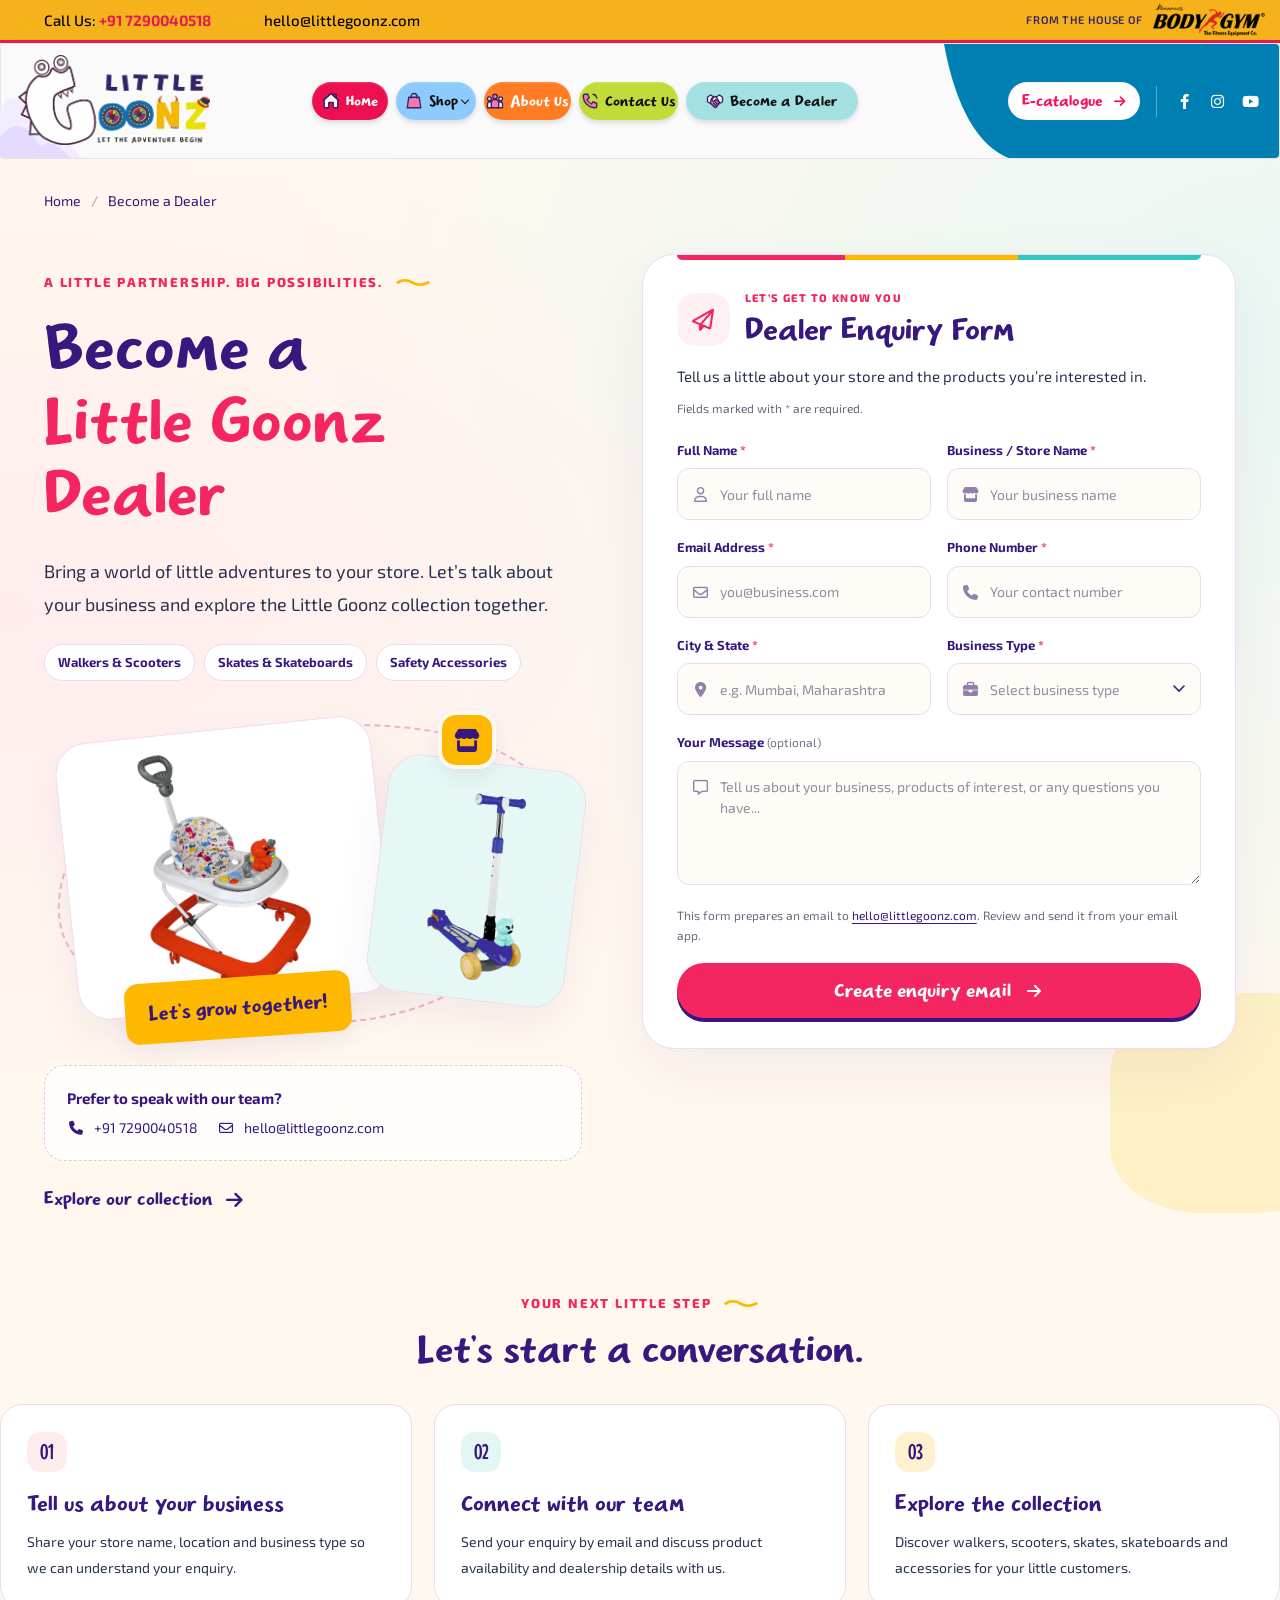
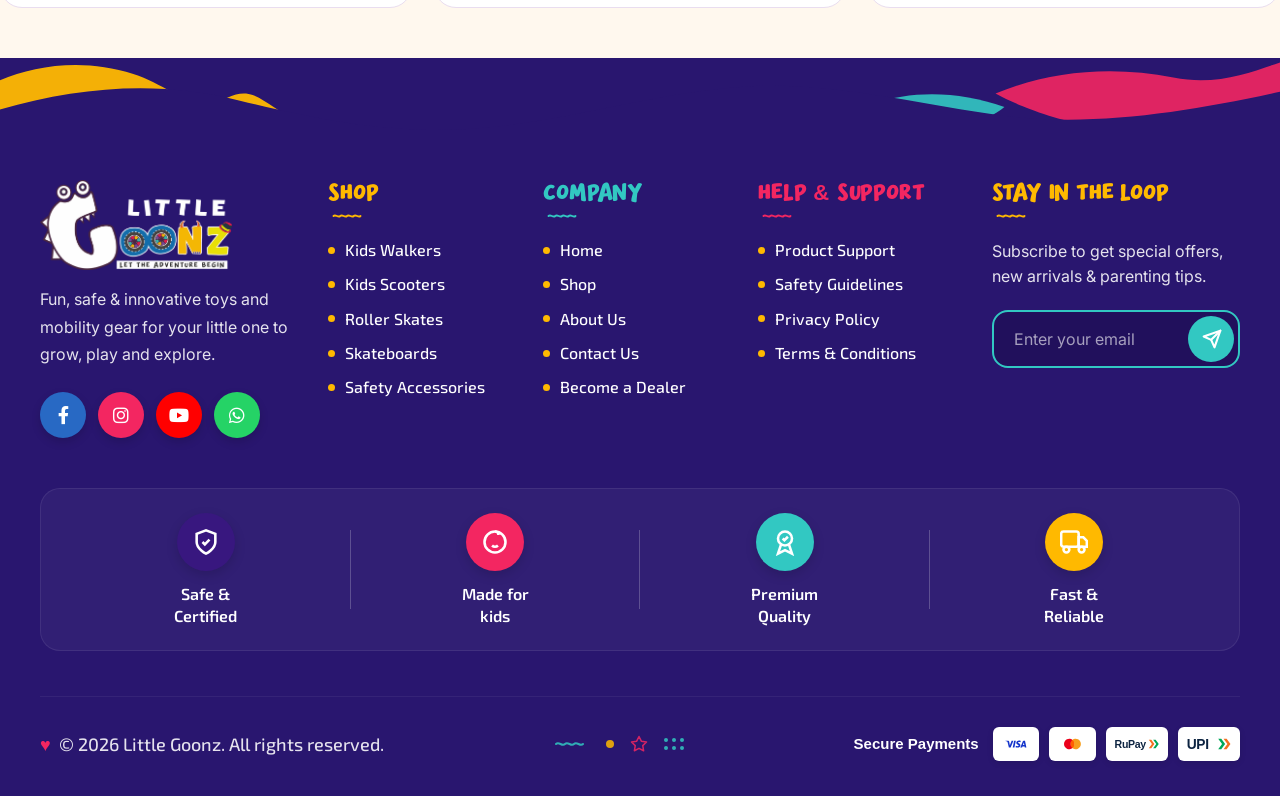
<file: become-a-dealer.html>
<!DOCTYPE html>
<html lang="en">

<head>

    <meta charset="UTF-8">
    <meta http-equiv="X-UA-Compatible" content="IE=edge">
    <meta name="viewport" content="width=device-width, initial-scale=1.0">
    <meta name="description" content="Enquire about becoming a Little Goonz dealer. Tell us about your business and explore our walkers, scooters, skates, skateboards and safety accessories.">
    <meta name="keywords" content="">
    <meta name="author" content="Awaiken">

    <title>Become a Dealer | Little Goonz</title>

    <link rel="shortcut icon" type="image/x-icon" href="images/logofav.png">
    <link rel="dns-prefetch" href="https://fonts.googleapis.com">
    <link rel="dns-prefetch" href="https://fonts.gstatic.com">
    <link rel="preload" href="fonts/IT Pimo Demo.otf" as="font" type="font/otf" crossorigin>

    <link rel="preconnect" href="https://fonts.googleapis.com">
    <link rel="preconnect" href="https://fonts.gstatic.com" crossorigin="">
    <link
        href="https://fonts.googleapis.com/css2?family=Inter:ital,opsz,wght@0,14..32,100..900;1,14..32,100..900&family=Mouse+Memoirs&display=swap"
        rel="stylesheet">

    <link href="css/bootstrap.min.css" rel="stylesheet" media="screen">

    <link href="css/slicknav.min.css" rel="stylesheet">

    <link rel="stylesheet" href="css/swiper-bundle.min.css">

    <link href="css/all.min.css" rel="stylesheet" media="screen">

    <link href="css/animate.min.css" rel="stylesheet">

    <link rel="stylesheet" href="css/magnific-popup.min.css">

    <link rel="stylesheet" href="css/mousecursor.min.css">

    <link rel="stylesheet" href="https://fonts.googleapis.com/css2?family=Exo+2:ital,wght@0,100..900;1,100..900&amp;display=swap">
    <link href="css/custom.min.css" rel="stylesheet" media="screen">

    <link rel="stylesheet" href="css/common.min.css">

    <link rel="stylesheet" href="css/become-a-dealer.min.css">
</head>
<body>

    <div class="topbar new-top branded-topbar">
        <div class="container">
            <div class="row align-items-center">
                <div class="col-lg-12">
                    <div class="topbar-content-info">
                        <div class="topbar-contact">
                            <a href="tel:7290040518"><i class="fa-solid fa-phone"></i> Call Us:
                                <strong>+91 7290040518</strong></a>
                            <a href="mailto:hello@littlegoonz.com"><i class="fa-solid fa-envelope"></i>
                                hello@littlegoonz.com</a>
                        </div>
                        <div class="topbar-partner-brand">
                            <span class="topbar-partner-text">From the house of</span>
                            <img class="topbar-partner-logo" src="images/logo.png" alt="Bodygym" width="280" height="79" decoding="async" fetchpriority="high">
                        </div>
                    </div>
                </div>
            </div>
        </div>
    </div>

    <header class="main-header reference-navbar">
        <div class="header-sticky">
            <nav class="navbar navbar-expand-lg">
                <div class="header-action-box">

                    <a class="navbar-brand" href="./">
                        <img src="images/companyslide1.png" alt="Logo" width="3158" height="1483" decoding="async">
                    </a>

                    <svg class="header-logo-spark" viewBox="0 0 21 28" fill="none" aria-hidden="true">
                        <path d="M3 12L7 2M8 15L16 7M11 21L19 18M12 26L18 26" stroke="#ff5275" stroke-width="2.5"
                            stroke-linecap="round" />
                    </svg>
                </div>

                <div class="main-menu">
                    <div class="collapse navbar-collapse">
                        <div class="nav-menu-wrapper">
                            <ul class="navbar-nav mr-auto" id="menu">
                                <li class="nav-item"><a class="nav-link" href="./">Home</a></li>
                                <li class="nav-item submenu"><a class="nav-link" href="shop.html">Shop</a>
                                    <ul>
                                        <li class="nav-item"><a class="nav-link" href="kids-walkers.html">Kids Walkers</a>
                                        </li>
                                        <li class="nav-item"><a class="nav-link" href="kids-scooters.html">Kids Scooters</a>
                                        </li>
                                        <li class="nav-item"><a class="nav-link" href="roller-skates.html">Roller Skates</a>
                                        </li>
                                        <li class="nav-item"><a class="nav-link" href="skateboards.html">Skateboards</a>
                                        </li>
                                        <li class="nav-item"><a class="nav-link" href="safety-accessories.html">Safety
                                                Accessories</a></li>
                                    </ul>
                                </li>

                                <li class="nav-item"><a class="nav-link" href="about.html">About Us</a></li>

                                <li class="nav-item"><a class="nav-link" href="contact.html">Contact Us</a></li>
                                <li class="nav-item"><a class="nav-link" href="become-a-dealer.html">Become a
                                        Dealer</a></li>
                            </ul>
                        </div>
                    </div>
                    <div class="header-nav-tools">
                        <svg class="header-plane-doodle" viewBox="0 0 86 54" fill="none" aria-hidden="true">
                            <path d="M4 14L22 14L7 27L8 17L19 15L12 22L18 27L17 19" stroke="#87d579" stroke-width="1.5"
                                stroke-linecap="round" stroke-linejoin="round" />
                            <path d="M18 29C26 47 56 51 59 30C62 8 36 12 48 33C57 50 75 46 85 36" stroke="#85c8da"
                                stroke-width=".7" stroke-dasharray="1.2 2.6" />
                        </svg>
                        <a class="header-shop-cta" href="Little Goonz Catalog 2026.pdf" target="_blank">E-catalogue<i
                                class="fa-solid fa-arrow-right"></i></a>
                        <div class="header-nav-social" aria-label="Social links">
                            <a href="#" aria-label="Facebook"><i class="fa-brands fa-facebook-f"></i></a>
                            <a href="https://www.instagram.com/littlegoonz.toys?rpxt=Ym1zbndhYWNpN3Zt" aria-label="Instagram"><i class="fa-brands fa-instagram"></i></a>
                            <a href="#" aria-label="YouTube"><i class="fa-brands fa-youtube"></i></a>
                        </div>
                        <div class="navbar-toggle"></div>
                    </div>
                </div>

            </nav>
            <div class="responsive-menu"></div>
        </div>
    </header>

    <main class="dealer-main" id="main-content">
        <section class="dealer-hero" aria-labelledby="dealer-title">
            <div class="dealer-container">
                <nav aria-label="Breadcrumb"><ol class="dealer-breadcrumb"><li><a href="./">Home</a></li><li aria-current="page">Become a Dealer</li></ol></nav>
                <div class="dealer-layout">
                    <div class="dealer-story">
                        <p class="dealer-eyebrow">A little partnership. Big possibilities.</p>
                        <h1 class="dealer-title" id="dealer-title">Become a<br><span>Little Goonz Dealer</span></h1>
                        <p class="dealer-intro">Bring a world of little adventures to your store. Let&rsquo;s talk about your business and explore the Little Goonz collection together.</p>
                        <ul class="dealer-tags" aria-label="Our collections"><li>Walkers &amp; Scooters</li><li>Skates &amp; Skateboards</li><li>Safety Accessories</li></ul>
                        <div class="dealer-art">
                            <div class="dealer-product-card dealer-product-card--walker"><img src="images/catalog/teddy-trek-red.png" alt="Little Goonz Teddy Trek Kids Walker" width="1335" height="1981" fetchpriority="high" decoding="async"></div>
                            <div class="dealer-product-card dealer-product-card--scooter"><img src="images/catalog/zippy-dx-blue.png" alt="Little Goonz Zippy DX Scooter" width="1384" height="1817" decoding="async"></div>
                            <span class="dealer-floating-icon" aria-hidden="true"><i class="fa-solid fa-store"></i></span>
                            <span class="dealer-floating-note">Let&rsquo;s grow together!</span>
                        </div>
                        <div class="dealer-contact">
                            <p class="dealer-contact-title">Prefer to speak with our team?</p>
                            <div class="dealer-contact-links"><a href="tel:+917290040518"><i class="fa-solid fa-phone" aria-hidden="true"></i>+91 7290040518</a><a href="mailto:hello@littlegoonz.com"><i class="fa-regular fa-envelope" aria-hidden="true"></i>hello@littlegoonz.com</a></div>
                        </div>
                        <a class="dealer-explore" href="shop.html">Explore our collection <i class="fa-solid fa-arrow-right" aria-hidden="true"></i></a>
                    </div>
                    <div class="dealer-form-panel">
                        <div class="dealer-form-heading"><span class="dealer-form-icon" aria-hidden="true"><i class="fa-regular fa-paper-plane"></i></span><div><p class="dealer-form-kicker">Let&rsquo;s get to know you</p><h2 id="dealer-form-title">Dealer Enquiry Form</h2></div></div>
                        <p class="dealer-form-intro">Tell us a little about your store and the products you&rsquo;re interested in.</p>
                        <p class="dealer-required-note">Fields marked with * are required.</p>
                        <form id="dealerEnquiryForm" action="mailto:hello@littlegoonz.com?subject=Little%20Goonz%20Dealer%20Enquiry" method="post" enctype="text/plain" aria-labelledby="dealer-form-title">
                            <div class="dealer-field-grid">
                                <div class="dealer-field"><label for="dealer-full-name">Full Name <span aria-hidden="true">*</span></label><div class="dealer-input-wrap"><i class="fa-regular fa-user" aria-hidden="true"></i><input type="text" id="dealer-full-name" name="fullName" autocomplete="name" placeholder="Your full name" minlength="2" maxlength="100" required></div></div>
                                <div class="dealer-field"><label for="dealer-business-name">Business / Store Name <span aria-hidden="true">*</span></label><div class="dealer-input-wrap"><i class="fa-solid fa-store" aria-hidden="true"></i><input type="text" id="dealer-business-name" name="businessName" autocomplete="organization" placeholder="Your business name" minlength="2" maxlength="150" required></div></div>
                                <div class="dealer-field"><label for="dealer-email">Email Address <span aria-hidden="true">*</span></label><div class="dealer-input-wrap"><i class="fa-regular fa-envelope" aria-hidden="true"></i><input type="email" id="dealer-email" name="email" autocomplete="email" placeholder="you@business.com" maxlength="150" required></div></div>
                                <div class="dealer-field"><label for="dealer-phone">Phone Number <span aria-hidden="true">*</span></label><div class="dealer-input-wrap"><i class="fa-solid fa-phone" aria-hidden="true"></i><input type="tel" id="dealer-phone" name="phone" autocomplete="tel" inputmode="tel" placeholder="Your contact number" minlength="8" maxlength="24" required></div></div>
                                <div class="dealer-field"><label for="dealer-city-state">City &amp; State <span aria-hidden="true">*</span></label><div class="dealer-input-wrap"><i class="fa-solid fa-location-dot" aria-hidden="true"></i><input type="text" id="dealer-city-state" name="cityState" placeholder="e.g. Mumbai, Maharashtra" minlength="2" maxlength="150" required></div></div>
                                <div class="dealer-field"><label for="dealer-business-type">Business Type <span aria-hidden="true">*</span></label><div class="dealer-input-wrap"><i class="fa-solid fa-briefcase" aria-hidden="true"></i><select id="dealer-business-type" name="businessType" required><option value="" disabled selected>Select business type</option><option value="Toy Store">Toy Store</option><option value="Baby &amp; Kids Store">Baby &amp; Kids Store</option><option value="Sports Store">Sports Store</option><option value="Multi-brand Retail Store">Multi-brand Retail Store</option><option value="Distributor / Wholesaler">Distributor / Wholesaler</option><option value="Online Retailer">Online Retailer</option><option value="Other">Other</option></select></div></div>
                                <div class="dealer-field dealer-field--full"><label for="dealer-message">Your Message <span class="dealer-optional">(optional)</span></label><div class="dealer-input-wrap"><i class="fa-regular fa-message" aria-hidden="true"></i><textarea id="dealer-message" name="message" rows="4" maxlength="1500" placeholder="Tell us about your business, products of interest, or any questions you have..."></textarea></div></div>
                            </div>
                            <p class="dealer-email-note" id="dealer-email-note">This form prepares an email to <a href="mailto:hello@littlegoonz.com">hello@littlegoonz.com</a>. Review and send it from your email app.</p>
                            <button type="submit" class="dealer-submit" aria-describedby="dealer-email-note">Create enquiry email <i class="fa-solid fa-arrow-right" aria-hidden="true"></i></button>
                            <div class="dealer-form-status" id="dealer-form-status" role="status" aria-live="polite" hidden><p>Your enquiry email is ready. Review and send it in your email app.</p><a id="dealer-email-link" href="mailto:hello@littlegoonz.com">Open enquiry email <i class="fa-solid fa-arrow-up-right-from-square" aria-hidden="true"></i></a></div>
                            <noscript><p class="dealer-email-note">Submitting opens your email app with your enquiry details. You can also email or call our team directly.</p></noscript>
                        </form>
                    </div>
                </div>
            </div>
        </section>
        <section class="dealer-next dealer-container" aria-labelledby="dealer-next-title">
            <div class="dealer-next-heading"><p class="dealer-eyebrow">Your next little step</p><h2 id="dealer-next-title">Let&rsquo;s start a conversation.</h2></div>
            <div class="dealer-steps">
                <article class="dealer-step"><span class="dealer-step-number" aria-hidden="true">01</span><h3>Tell us about your business</h3><p>Share your store name, location and business type so we can understand your enquiry.</p></article>
                <article class="dealer-step"><span class="dealer-step-number" aria-hidden="true">02</span><h3>Connect with our team</h3><p>Send your enquiry by email and discuss product availability and dealership details with us.</p></article>
                <article class="dealer-step"><span class="dealer-step-number" aria-hidden="true">03</span><h3>Explore the collection</h3><p>Discover walkers, scooters, skates, skateboards and accessories for your little customers.</p></article>
            </div>
        </section>
    </main>

    <footer class="lg-footer" id="main-footer">

        <div class="lg-footer__wave-wrap" aria-hidden="true">
            <svg class="lg-footer__wave-svg" viewBox="0 0 1440 110" fill="none" xmlns="http://www.w3.org/2000/svg"
                preserveAspectRatio="none">

                <path
                    d="M0 25C40 8 95 0 150 18C185 29 210 55 240 50C255 47 268 35 285 42C300 48 315 62 330 68C270 95 140 105 0 85V25Z"
                    fill="#FFB900" opacity="0.95" />

                <path
                    d="M1120 40C1180 15 1250 8 1320 22C1370 32 1410 15 1440 5V85C1380 98 1260 90 1180 65C1150 55 1135 48 1120 40Z"
                    fill="#F32661" opacity="0.9" />

                <path d="M980 52C1030 35 1080 38 1130 55C1100 80 1040 88 980 75V52Z" fill="#32C8C2" opacity="0.9" />

                <path
                    d="M0 58C90 32 180 25 270 48C360 70 450 88 550 78C650 68 740 38 840 32C940 26 1030 52 1130 65C1230 78 1340 60 1440 38V110H0V58Z"
                    fill="#29166F" />
            </svg>
        </div>

        <div class="lg-footer__container">

            <div class="lg-footer__grid">

                <div class="lg-footer__brand">

                    <a href="index.html" class="lg-footer__logo-link">
                        <img src="images/companyslide1.png" alt="Little Goonz" class="lg-footer__logo-img" width="3158" height="1483" decoding="async" loading="lazy">
                    </a>

                    <p class="lg-footer__description">
                        Fun, safe &amp; innovative toys and mobility gear for your little one to grow, play and explore.
                    </p>

                    <div class="lg-footer__socials">
                        <a href="#" class="lg-footer__social-btn lg-footer__social-fb" aria-label="Facebook"
                            title="Facebook">
                            <i class="fa-brands fa-facebook-f"></i>
                        </a>
                        <a href="https://www.instagram.com/littlegoonz.toys?rpxt=Ym1zbndhYWNpN3Zt" class="lg-footer__social-btn lg-footer__social-ig" aria-label="Instagram"
                            title="Instagram">
                            <i class="fa-brands fa-instagram"></i>
                        </a>
                        <a href="#" class="lg-footer__social-btn lg-footer__social-yt" aria-label="YouTube"
                            title="YouTube">
                            <i class="fa-brands fa-youtube"></i>
                        </a>
                        <a href="#" class="lg-footer__social-btn lg-footer__social-wa" aria-label="WhatsApp"
                            title="WhatsApp">
                            <i class="fa-brands fa-whatsapp"></i>
                        </a>
                    </div>
                </div>

                <div class="lg-footer__col lg-footer__col-shop">
                    <div class="lg-footer__heading-wrap">
                        <h3 class="lg-footer__heading lg-footer__heading--yellow">SHOP</h3>
                        <svg class="lg-footer__wavy-underline" viewBox="0 0 40 8" fill="none"
                            xmlns="http://www.w3.org/2000/svg">
                            <path d="M2 4C5 1 8 7 11 4C14 1 17 7 20 4C23 1 26 7 29 4C32 1 35 7 38 4"
                                stroke="currentColor" stroke-width="2.5" stroke-linecap="round"
                                stroke-linejoin="round" />
                        </svg>
                    </div>
                    <ul class="lg-footer__list">
                        <li class="lg-footer__item">
                            <span class="lg-footer__bullet" aria-hidden="true"></span>
                            <a href="kids-walkers.html" class="lg-footer__link">Kids Walkers</a>
                        </li>
                        <li class="lg-footer__item">
                            <span class="lg-footer__bullet" aria-hidden="true"></span>
                            <a href="kids-scooters.html" class="lg-footer__link">Kids Scooters</a>
                        </li>
                        <li class="lg-footer__item">
                            <span class="lg-footer__bullet" aria-hidden="true"></span>
                            <a href="roller-skates.html" class="lg-footer__link">Roller Skates</a>
                        </li>
                        <li class="lg-footer__item">
                            <span class="lg-footer__bullet" aria-hidden="true"></span>
                            <a href="skateboards.html" class="lg-footer__link">Skateboards</a>
                        </li>
                        <li class="lg-footer__item">
                            <span class="lg-footer__bullet" aria-hidden="true"></span>
                            <a href="safety-accessories.html" class="lg-footer__link">Safety Accessories</a>
                        </li>
                    </ul>
                </div>

                <div class="lg-footer__col lg-footer__col-company">
                    <div class="lg-footer__heading-wrap">
                        <h3 class="lg-footer__heading lg-footer__heading--turquoise">COMPANY</h3>
                        <svg class="lg-footer__wavy-underline" viewBox="0 0 40 8" fill="none"
                            xmlns="http://www.w3.org/2000/svg">
                            <path d="M2 4C5 1 8 7 11 4C14 1 17 7 20 4C23 1 26 7 29 4C32 1 35 7 38 4"
                                stroke="currentColor" stroke-width="2.5" stroke-linecap="round"
                                stroke-linejoin="round" />
                        </svg>
                    </div>
                    <ul class="lg-footer__list">
                        <li class="lg-footer__item">
                            <span class="lg-footer__bullet" aria-hidden="true"></span>
                            <a href="./" class="lg-footer__link">Home</a>
                        </li>
                        <li class="lg-footer__item">
                            <span class="lg-footer__bullet" aria-hidden="true"></span>
                            <a href="shop.html" class="lg-footer__link">Shop</a>
                        </li>
                        <li class="lg-footer__item">
                            <span class="lg-footer__bullet" aria-hidden="true"></span>
                            <a href="about.html" class="lg-footer__link">About Us</a>
                        </li>
                        <li class="lg-footer__item">
                            <span class="lg-footer__bullet" aria-hidden="true"></span>
                            <a href="contact.html" class="lg-footer__link">Contact Us</a>
                        </li>
                        <li class="lg-footer__item">
                            <span class="lg-footer__bullet" aria-hidden="true"></span>
                            <a href="become-a-dealer.html" class="lg-footer__link">Become a Dealer</a>
                        </li>
                    </ul>
                </div>

                <div class="lg-footer__col lg-footer__col-support">
                    <div class="lg-footer__heading-wrap">
                        <h3 class="lg-footer__heading lg-footer__heading--pink">HELP &amp; SUPPORT</h3>
                        <svg class="lg-footer__wavy-underline" viewBox="0 0 40 8" fill="none"
                            xmlns="http://www.w3.org/2000/svg">
                            <path d="M2 4C5 1 8 7 11 4C14 1 17 7 20 4C23 1 26 7 29 4C32 1 35 7 38 4"
                                stroke="currentColor" stroke-width="2.5" stroke-linecap="round"
                                stroke-linejoin="round" />
                        </svg>
                    </div>
                    <ul class="lg-footer__list">
                        <li class="lg-footer__item">
                            <span class="lg-footer__bullet" aria-hidden="true"></span>
                            <a href="product-support.html" class="lg-footer__link">Product Support</a>
                        </li>
                        <li class="lg-footer__item">
                            <span class="lg-footer__bullet" aria-hidden="true"></span>
                            <a href="safety-guidelines.html" class="lg-footer__link">Safety Guidelines</a>
                        </li>
                        <li class="lg-footer__item">
                            <span class="lg-footer__bullet" aria-hidden="true"></span>
                            <a href="privacy.html" class="lg-footer__link">Privacy Policy</a>
                        </li>
                        <li class="lg-footer__item">
                            <span class="lg-footer__bullet" aria-hidden="true"></span>
                            <a href="terms.html" class="lg-footer__link">Terms &amp; Conditions</a>
                        </li>
                    </ul>
                </div>

                <div class="lg-footer__col lg-footer__col-newsletter">
                    <div class="lg-footer__heading-wrap">
                        <h3 class="lg-footer__heading lg-footer__heading--yellow">STAY IN THE LOOP</h3>
                        <svg class="lg-footer__wavy-underline" viewBox="0 0 40 8" fill="none"
                            xmlns="http://www.w3.org/2000/svg">
                            <path d="M2 4C5 1 8 7 11 4C14 1 17 7 20 4C23 1 26 7 29 4C32 1 35 7 38 4"
                                stroke="currentColor" stroke-width="2.5" stroke-linecap="round"
                                stroke-linejoin="round" />
                        </svg>
                    </div>
                    <p class="lg-footer__newsletter-text">
                        Subscribe to get special offers, new arrivals &amp; parenting tips.
                    </p>

                    <form class="lg-footer__form" action="#" method="POST" onsubmit="event.preventDefault();">
                        <div class="lg-footer__input-wrap">
                            <input type="email" class="lg-footer__input" placeholder="Enter your email" required
                                aria-label="Enter your email address">
                            <button type="submit" class="lg-footer__submit-btn" aria-label="Subscribe to newsletter">
                                <svg viewBox="0 0 24 24" fill="none" stroke="currentColor" stroke-width="2.5"
                                    stroke-linecap="round" stroke-linejoin="round">
                                    <line x1="22" y1="2" x2="11" y2="13" />
                                    <polygon points="22 2 15 22 11 13 2 9 22 2" />
                                </svg>
                            </button>
                        </div>
                    </form>
                </div>

            </div>

            <div class="lg-footer__trust">

                <div class="lg-footer__trust-item">
                    <div class="lg-footer__trust-icon-box lg-footer__trust-purple" aria-hidden="true">
                        <svg viewBox="0 0 24 24">
                            <path d="M12 22s8-4 8-10V5l-8-3-8 3v7c0 6 8 10 8 10z" />
                            <path d="m9 12 2 2 4-4" />
                        </svg>
                    </div>
                    <p class="lg-footer__trust-text">Safe &amp;<br>Certified</p>
                </div>

                <div class="lg-footer__trust-item">
                    <div class="lg-footer__trust-icon-box lg-footer__trust-pink" aria-hidden="true">
                        <svg viewBox="0 0 24 24">
                            <circle cx="12" cy="12" r="9" />
                            <path d="M9 10h.01" />
                            <path d="M15 10h.01" />
                            <path d="M9.5 15a3.5 3.5 0 0 0 5 0" />
                            <path d="M12 3a3 3 0 0 1 3 3" />
                        </svg>
                    </div>
                    <p class="lg-footer__trust-text">Made for<br>kids</p>
                </div>

                <div class="lg-footer__trust-item">
                    <div class="lg-footer__trust-icon-box lg-footer__trust-turquoise" aria-hidden="true">
                        <svg viewBox="0 0 24 24">
                            <circle cx="12" cy="9" r="6" />
                            <path d="m8.5 14.5-2.5 7.5 6-3 6 3-2.5-7.5" />
                            <path d="m10 9 1.5 1.5 3-3" />
                        </svg>
                    </div>
                    <p class="lg-footer__trust-text">Premium<br>Quality</p>
                </div>

                <div class="lg-footer__trust-item">
                    <div class="lg-footer__trust-icon-box lg-footer__trust-yellow" aria-hidden="true">
                        <svg viewBox="0 0 24 24">
                            <rect x="1" y="3" width="15" height="13" rx="2" />
                            <polygon points="16 8 20 8 23 11 23 16 16 16 16 8" />
                            <circle cx="5.5" cy="18.5" r="2.5" />
                            <circle cx="18.5" cy="18.5" r="2.5" />
                        </svg>
                    </div>
                    <p class="lg-footer__trust-text">Fast &amp;<br>Reliable</p>
                </div>
            </div>

            <hr class="lg-footer__divider">

            <div class="lg-footer__bottom">

                <p class="lg-footer__copyright">
                    <span class="lg-footer__heart-icon" aria-hidden="true">♥</span>
                    &copy; 2026 Little Goonz. All rights reserved.
                </p>

                <div class="lg-footer__bottom-decor" aria-hidden="true">

                    <svg class="lg-footer__decor-squiggle" viewBox="0 0 36 8" fill="none">
                        <path d="M2 4C5 1 8 7 11 4C14 1 17 7 20 4C23 1 26 7 29 4C32 1 35 7" stroke="#32C8C2"
                            stroke-width="2" stroke-linecap="round" />
                    </svg>

                    <span class="lg-footer__decor-dot"></span>

                    <svg class="lg-footer__decor-star" viewBox="0 0 24 24" fill="none" stroke="#F32661" stroke-width="2"
                        stroke-linecap="round" stroke-linejoin="round">
                        <polygon
                            points="12 2 15.09 8.26 22 9.27 17 14.14 18.18 21.02 12 17.77 5.82 21.02 7 14.14 2 9.27 8.91 8.26 12 2" />
                    </svg>

                    <div class="lg-footer__decor-grid">
                        <span class="lg-footer__decor-grid-dot"></span>
                        <span class="lg-footer__decor-grid-dot"></span>
                        <span class="lg-footer__decor-grid-dot"></span>
                        <span class="lg-footer__decor-grid-dot"></span>
                        <span class="lg-footer__decor-grid-dot"></span>
                        <span class="lg-footer__decor-grid-dot"></span>
                    </div>
                </div>

                <div class="lg-footer__payments">
                    <span class="lg-footer__payments-label">Secure Payments</span>
                    <div class="lg-footer__payment-badges">

                        <div class="lg-footer__payment-badge" title="Visa">
                            <img src="images/icon-payment-options-5.svg" alt="Visa" width="46" height="30" decoding="async" loading="lazy">
                        </div>

                        <div class="lg-footer__payment-badge" title="Mastercard">
                            <img src="images/icon-payment-options-6.svg" alt="Mastercard" width="46" height="30" decoding="async" loading="lazy">
                        </div>

                        <div class="lg-footer__payment-badge" title="RuPay">
                            <svg viewBox="0 0 74 24" width="48" height="18" fill="none"
                                xmlns="http://www.w3.org/2000/svg">
                                <text x="1" y="18" font-family="'Fredoka', Arial, sans-serif" font-weight="900"
                                    font-size="17" fill="#0C2340" letter-spacing="-0.5">RuPay</text>
                                <polygon points="56,5 61,12 56,19 60,19 65,12 60,5" fill="#F37021" />
                                <polygon points="63,5 68,12 63,19 67,19 72,12 67,5" fill="#00A859" />
                            </svg>
                        </div>

                        <div class="lg-footer__payment-badge" title="UPI">
                            <svg viewBox="0 0 60 24" width="46" height="18" fill="none"
                                xmlns="http://www.w3.org/2000/svg">
                                <text x="1" y="18" font-family="'Fredoka', Arial, sans-serif" font-weight="900"
                                    font-size="18" fill="#0C2340" letter-spacing="-0.5">UPI</text>
                                <polygon points="42,5 47,12 42,19 46,19 51,12 46,5" fill="#00A859" />
                                <polygon points="49,5 54,12 49,19 53,19 58,12 53,5" fill="#F37021" />
                            </svg>
                        </div>
                    </div>
                </div>
            </div>

        </div>
    </footer>

    <script src="js/jquery-3.7.1.min.js" defer></script>

    <script src="js/jquery.slicknav.min.js" defer></script>

    <script src="js/SmoothScroll.min.js" defer></script>

    <script src="js/gsap.min.js" defer></script>
    <script src="js/magiccursor.min.js" defer></script>

    <script src="js/function.min.js" defer></script>

    <script src="js/become-a-dealer.min.js" defer></script>

</body>
</html>
</file>
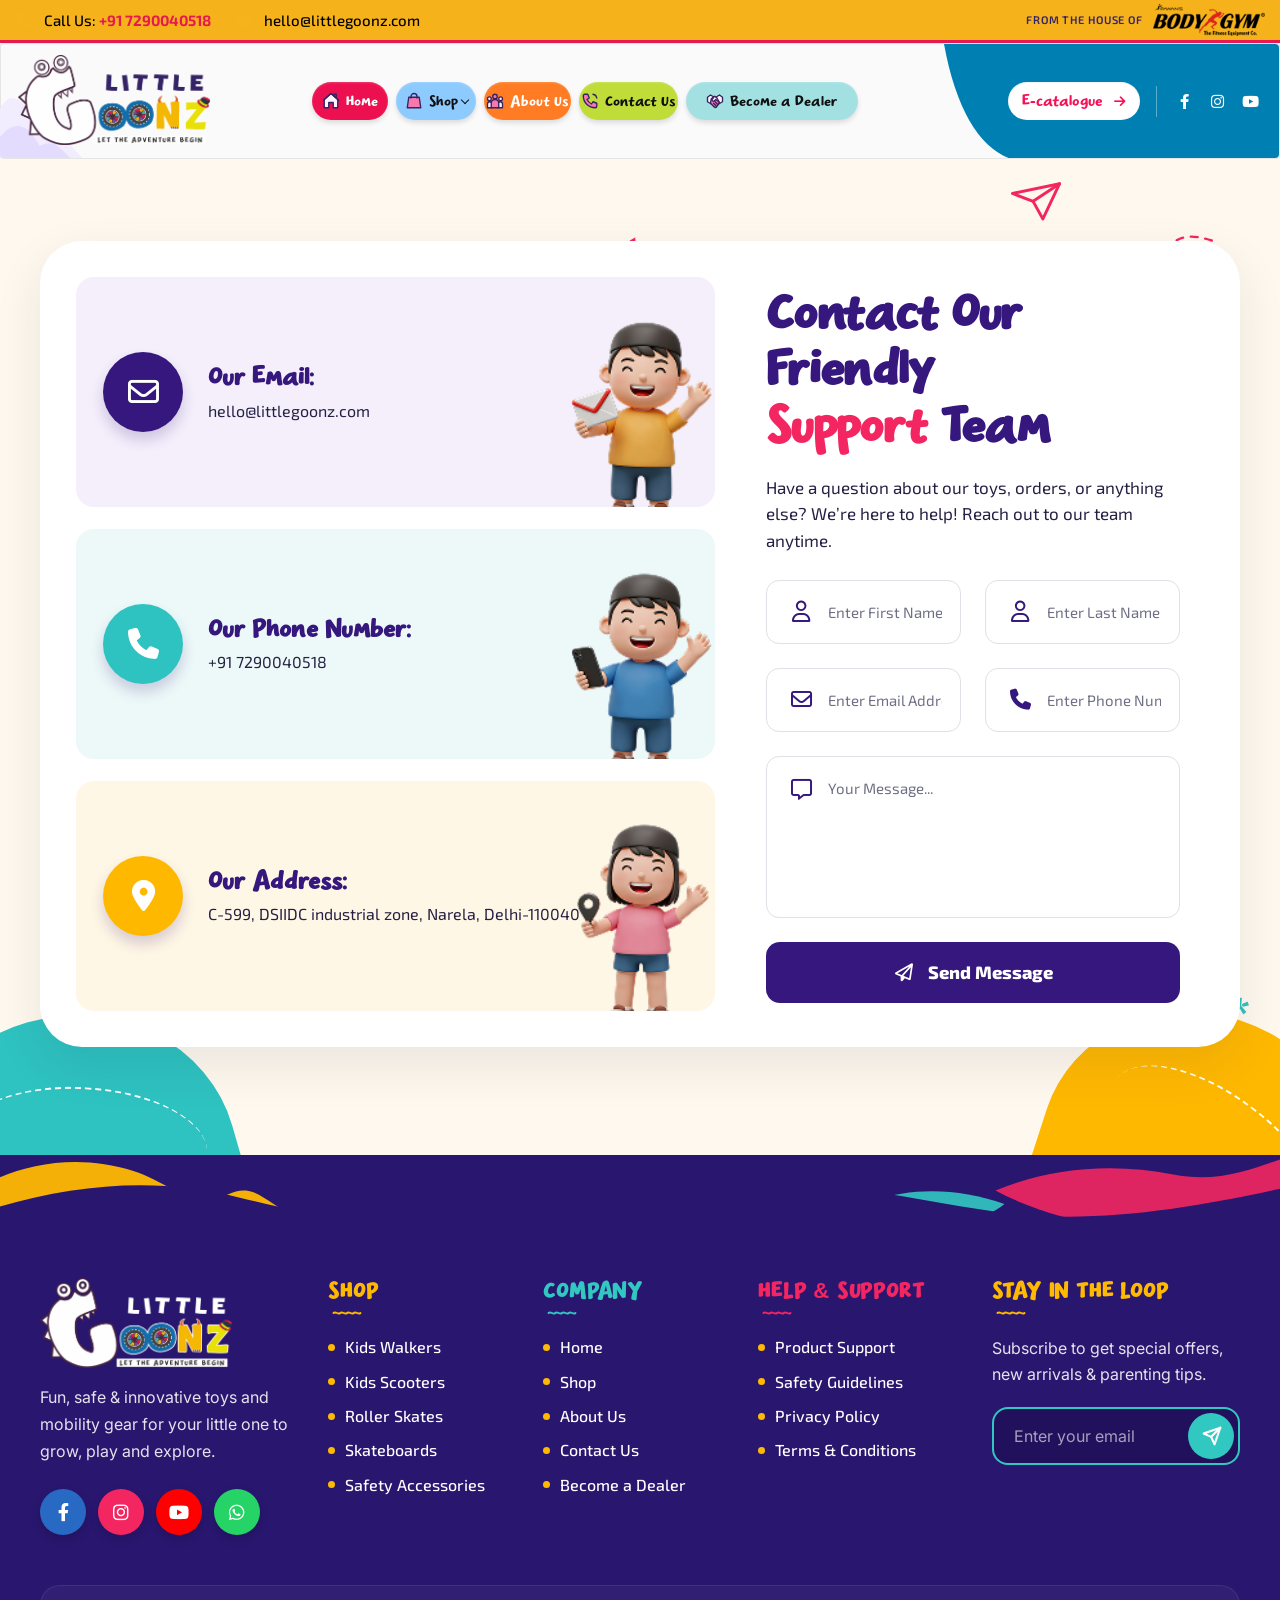
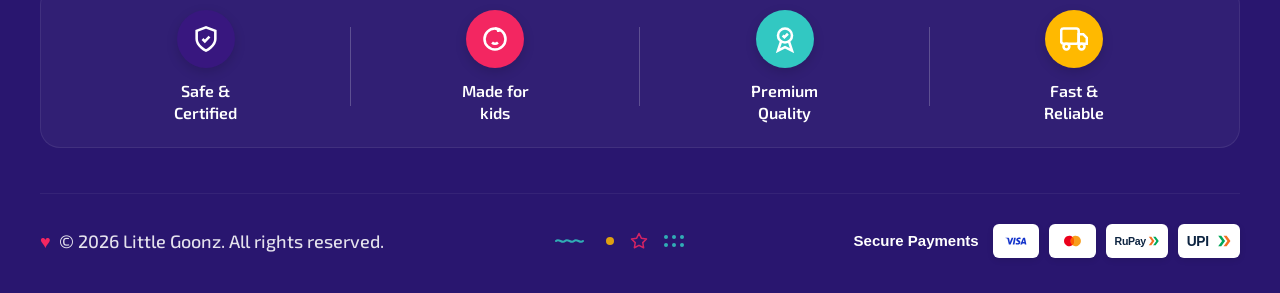
<file: contact.html>
<!DOCTYPE html>
<html lang="zxx">

<head>

    <meta charset="UTF-8">
    <meta http-equiv="X-UA-Compatible" content="IE=edge">
    <meta name="viewport" content="width=device-width, initial-scale=1.0, maximum-scale=1">
    <meta name="description" content="Contact the Little Goonz team for product questions, support and business enquiries.">
    <meta name="keywords" content="">
    <meta name="author" content="Awaiken">

    <title>Contact Us | Little Goonz</title>

    <link rel="shortcut icon" type="image/x-icon" href="images/logofav.png">
    <link rel="dns-prefetch" href="https://fonts.googleapis.com">
    <link rel="dns-prefetch" href="https://fonts.gstatic.com">
    <link rel="preload" href="fonts/IT Pimo Demo.otf" as="font" type="font/otf" crossorigin>

    <link rel="preconnect" href="https://fonts.googleapis.com">
    <link rel="preconnect" href="https://fonts.gstatic.com" crossorigin="">
    <link
        href="https://fonts.googleapis.com/css2?family=Inter:ital,opsz,wght@0,14..32,100..900;1,14..32,100..900&amp;family=Mouse+Memoirs&amp;display=swap"
        rel="stylesheet">

    <link href="css/bootstrap.min.css" rel="stylesheet" media="screen">

    <link href="css/slicknav.min.css" rel="stylesheet">

    <link rel="stylesheet" href="css/swiper-bundle.min.css">

    <link href="css/all.min.css" rel="stylesheet" media="screen">

    <link href="css/animate.min.css" rel="stylesheet">

    <link rel="stylesheet" href="css/magnific-popup.min.css">

    <link rel="stylesheet" href="css/mousecursor.min.css">

    <link rel="stylesheet" href="https://fonts.googleapis.com/css2?family=Exo+2:ital,wght@0,100..900;1,100..900&amp;display=swap">
    <link href="css/custom.min.css" rel="stylesheet" media="screen">

    <link rel="stylesheet" href="css/common.min.css">
</head>

<body>

    <div class="preloader">
        <div class="loading-container">
            <div class="loading"></div>
            <div id="loading-icon"><img src="images/logofav.png" alt="" decoding="async"></div>
        </div>
    </div>

    <div class="topbar new-top branded-topbar">
        <div class="container">
            <div class="row align-items-center">
                <div class="col-lg-12">
                    <div class="topbar-content-info">
                        <div class="topbar-contact">
                            <a href="tel:7290040518"><i class="fa-solid fa-phone"></i> Call Us:
                                <strong>+91 7290040518</strong></a>
                            <a href="mailto:hello@littlegoonz.com"><i class="fa-solid fa-envelope"></i>
                                hello@littlegoonz.com</a>
                        </div>
                        <div class="topbar-partner-brand">
                            <span class="topbar-partner-text">From the house of</span>
                            <img class="topbar-partner-logo" src="images/logo.png" alt="Bodygym" width="280" height="79" decoding="async" fetchpriority="high">
                        </div>
                    </div>
                </div>
            </div>
        </div>
    </div>

    <header class="main-header reference-navbar">
        <div class="header-sticky">
            <nav class="navbar navbar-expand-lg">
                <div class="header-action-box">

                    <a class="navbar-brand" href="./">
                        <img src="images/companyslide1.png" alt="Logo" width="3158" height="1483" decoding="async">
                    </a>

                    <svg class="header-logo-spark" viewBox="0 0 21 28" fill="none" aria-hidden="true">
                        <path d="M3 12L7 2M8 15L16 7M11 21L19 18M12 26L18 26" stroke="#ff5275" stroke-width="2.5"
                            stroke-linecap="round" />
                    </svg>
                </div>

                <div class="main-menu">
                    <div class="collapse navbar-collapse">
                        <div class="nav-menu-wrapper">
                            <ul class="navbar-nav mr-auto" id="menu">
                                <li class="nav-item"><a class="nav-link" href="./">Home</a></li>
                                <li class="nav-item submenu"><a class="nav-link" href="shop.html">Shop</a>
                                    <ul>
                                        <li class="nav-item"><a class="nav-link" href="kids-walkers.html">Kids Walkers</a>
                                        </li>
                                        <li class="nav-item"><a class="nav-link" href="kids-scooters.html">Kids Scooters</a>
                                        </li>
                                        <li class="nav-item"><a class="nav-link" href="roller-skates.html">Roller Skates</a>
                                        </li>
                                        <li class="nav-item"><a class="nav-link" href="skateboards.html">Skateboards</a>
                                        </li>
                                        <li class="nav-item"><a class="nav-link" href="safety-accessories.html">Safety
                                                Accessories</a></li>
                                    </ul>
                                </li>

                                <li class="nav-item"><a class="nav-link" href="about.html">About Us</a></li>

                                <li class="nav-item"><a class="nav-link" href="contact.html">Contact Us</a></li>
                                <li class="nav-item"><a class="nav-link" href="become-a-dealer.html">Become a
                                        Dealer</a></li>
                            </ul>
                        </div>
                    </div>
                    <div class="header-nav-tools">
                        <svg class="header-plane-doodle" viewBox="0 0 86 54" fill="none" aria-hidden="true">
                            <path d="M4 14L22 14L7 27L8 17L19 15L12 22L18 27L17 19" stroke="#87d579" stroke-width="1.5"
                                stroke-linecap="round" stroke-linejoin="round" />
                            <path d="M18 29C26 47 56 51 59 30C62 8 36 12 48 33C57 50 75 46 85 36" stroke="#85c8da"
                                stroke-width=".7" stroke-dasharray="1.2 2.6" />
                        </svg>
                        <a class="header-shop-cta" href="Little Goonz Catalog 2026.pdf" target="_blank">E-catalogue<i
                                class="fa-solid fa-arrow-right"></i></a>
                        <div class="header-nav-social" aria-label="Social links">
                            <a href="#" aria-label="Facebook"><i class="fa-brands fa-facebook-f"></i></a>
                            <a href="https://www.instagram.com/littlegoonz.toys?rpxt=Ym1zbndhYWNpN3Zt" aria-label="Instagram"><i class="fa-brands fa-instagram"></i></a>
                            <a href="#" aria-label="YouTube"><i class="fa-brands fa-youtube"></i></a>
                        </div>
                        <div class="navbar-toggle"></div>
                    </div>
                </div>

            </nav>
            <div class="responsive-menu"></div>
        </div>
    </header>

    <section class="lg-contact-section">
        <div class="lg-contact-section__blob lg-contact-section__blob--left" aria-hidden="true"><span></span></div>
        <div class="lg-contact-section__blob lg-contact-section__blob--right" aria-hidden="true"><span></span></div>
        <div class="lg-contact-section__decor lg-contact-section__decor--plane" aria-hidden="true">
            <svg viewBox="0 0 260 140" fill="none">
                <path d="M35 95C92 77 92 130 142 114S176 54 235 76" stroke="#F32661" stroke-width="2.5"
                    stroke-dasharray="7 8" stroke-linecap="round" />
                <path d="M26 26 74 16 57 52 47 34 26 26Z" stroke="#F32661" stroke-width="3" stroke-linejoin="round" />
                <path d="m47 34 27-18" stroke="#F32661" stroke-width="3" stroke-linecap="round" />
            </svg>
        </div>
        <span class="lg-contact-section__decor lg-contact-section__decor--strokes" aria-hidden="true">///</span>
        <span class="lg-contact-section__decor lg-contact-section__decor--star-yellow" aria-hidden="true">*</span>
        <span class="lg-contact-section__decor lg-contact-section__decor--star-turquoise" aria-hidden="true">*</span>
        <div class="lg-contact-section__container">
            <div class="lg-contact-section__layout">
                <div class="lg-contact-section__info">

                    <div class="lg-contact-section__card lg-contact-section__card--email wow fadeInUp">
                        <div class="lg-contact-section__icon"><i class="fa-regular fa-envelope"></i>
                        </div>
                        <div class="lg-contact-section__card-content">
                            <h2>Our Email:</h2>
                            <p><a href="mailto:hello@littlegoonz.com">hello@littlegoonz.com</a></p>
                        </div>
                        <div class="lg-contact-section__character">
                            <figure>
                                <img src="images/contact-info-item-image-1.png" alt="" width="115" height="165" decoding="async">
                            </figure>
                        </div>
                    </div>

                    <div class="lg-contact-section__card lg-contact-section__card--phone wow fadeInUp"
                        data-wow-delay="0.2s">
                        <div class="lg-contact-section__icon"><i class="fa-solid fa-phone"></i>
                        </div>
                        <div class="lg-contact-section__card-content">
                            <h2>Our Phone Number:</h2>
                            <p><a href="tel:+917290040518">+91 7290040518</a></p>
                        </div>
                        <div class="lg-contact-section__character">
                            <figure>
                                <img src="images/contact-info-item-image-2.png" alt="" width="115" height="165" decoding="async">
                            </figure>
                        </div>
                    </div>

                    <div class="lg-contact-section__card lg-contact-section__card--address wow fadeInUp"
                        data-wow-delay="0.4s">
                        <div class="lg-contact-section__icon"><i class="fa-solid fa-location-dot"></i>
                        </div>
                        <div class="lg-contact-section__card-content">
                            <h2>Our Address:</h2>
                            <p>C-599, DSIIDC industrial zone, Narela, Delhi-110040</p>
                        </div>
                        <div class="lg-contact-section__character">
                            <figure>
                                <img src="images/contact-info-item-image-3.png" alt="" width="115" height="165" decoding="async">
                            </figure>
                        </div>
                    </div>

                </div>
                <div class="lg-contact-section__form">

                    <div class="lg-contact-section__heading">
                        <h2>Contact Our Friendly<br><span>Support</span> Team</h2>
                        <p>Have a question about our toys, orders, or anything else? We&rsquo;re here to help! Reach out to
                            our team anytime.</p>
                    </div>

                    <div class="lg-contact-section__form-wrap">
                        <form id="contactForm" action="#" method="POST" data-toggle="validator" class="wow fadeInUp"
                            data-wow-delay="0.2s">
                            <div class="lg-contact-section__fields">
                                <div class="lg-contact-section__field">
                                    <i class="fa-regular fa-user"></i>
                                    <input type="text" name="fname" class="form-control" id="fname"
                                        placeholder="Enter First Name *" required="">
                                    <div class="help-block with-errors"></div>
                                </div>

                                <div class="lg-contact-section__field">
                                    <i class="fa-regular fa-user"></i>
                                    <input type="text" name="lname" class="form-control" id="lname"
                                        placeholder="Enter Last Name *" required="">
                                    <div class="help-block with-errors"></div>
                                </div>

                                <div class="lg-contact-section__field">
                                    <i class="fa-regular fa-envelope"></i>
                                    <input type="email" name="email" class="form-control" id="email"
                                        placeholder="Enter Email Address *" required="">
                                    <div class="help-block with-errors"></div>
                                </div>

                                <div class="lg-contact-section__field">
                                    <i class="fa-solid fa-phone"></i>
                                    <input type="text" name="phone" class="form-control" id="phone"
                                        placeholder="Enter Phone Number *" required="">
                                    <div class="help-block with-errors"></div>
                                </div>

                                <div class="lg-contact-section__field lg-contact-section__field--message">
                                    <i class="fa-regular fa-message"></i>
                                    <textarea name="message" class="form-control" id="message" rows="4"
                                        placeholder="Your Message..."></textarea>
                                    <div class="help-block with-errors"></div>
                                </div>

                                <div class="lg-contact-section__submit-wrap">
                                    <button type="submit" class="lg-contact-section__submit"><i
                                            class="fa-regular fa-paper-plane"></i><span>Send Message</span></button>
                                    <div id="msgSubmit" class="h3 hidden mb-0"></div>
                                </div>
                            </div>
                        </form>
                    </div>

                </div>
            </div>
        </div>
    </section>

    <footer class="lg-footer" id="main-footer">

        <div class="lg-footer__wave-wrap" aria-hidden="true">
            <svg class="lg-footer__wave-svg" viewBox="0 0 1440 110" fill="none" xmlns="http://www.w3.org/2000/svg"
                preserveAspectRatio="none">

                <path
                    d="M0 25C40 8 95 0 150 18C185 29 210 55 240 50C255 47 268 35 285 42C300 48 315 62 330 68C270 95 140 105 0 85V25Z"
                    fill="#FFB900" opacity="0.95" />

                <path
                    d="M1120 40C1180 15 1250 8 1320 22C1370 32 1410 15 1440 5V85C1380 98 1260 90 1180 65C1150 55 1135 48 1120 40Z"
                    fill="#F32661" opacity="0.9" />

                <path d="M980 52C1030 35 1080 38 1130 55C1100 80 1040 88 980 75V52Z" fill="#32C8C2" opacity="0.9" />

                <path
                    d="M0 58C90 32 180 25 270 48C360 70 450 88 550 78C650 68 740 38 840 32C940 26 1030 52 1130 65C1230 78 1340 60 1440 38V110H0V58Z"
                    fill="#29166F" />
            </svg>
        </div>

        <div class="lg-footer__container">

            <div class="lg-footer__grid">

                <div class="lg-footer__brand">

                    <a href="index.html" class="lg-footer__logo-link">
                        <img src="images/companyslide1.png" alt="Little Goonz" class="lg-footer__logo-img" width="3158" height="1483" decoding="async" loading="lazy">
                    </a>

                    <p class="lg-footer__description">
                        Fun, safe &amp; innovative toys and mobility gear for your little one to grow, play and explore.
                    </p>

                    <div class="lg-footer__socials">
                        <a href="#" class="lg-footer__social-btn lg-footer__social-fb" aria-label="Facebook"
                            title="Facebook">
                            <i class="fa-brands fa-facebook-f"></i>
                        </a>
                        <a href="https://www.instagram.com/littlegoonz.toys?rpxt=Ym1zbndhYWNpN3Zt" class="lg-footer__social-btn lg-footer__social-ig" aria-label="Instagram"
                            title="Instagram">
                            <i class="fa-brands fa-instagram"></i>
                        </a>
                        <a href="#" class="lg-footer__social-btn lg-footer__social-yt" aria-label="YouTube"
                            title="YouTube">
                            <i class="fa-brands fa-youtube"></i>
                        </a>
                        <a href="#" class="lg-footer__social-btn lg-footer__social-wa" aria-label="WhatsApp"
                            title="WhatsApp">
                            <i class="fa-brands fa-whatsapp"></i>
                        </a>
                    </div>
                </div>

                <div class="lg-footer__col lg-footer__col-shop">
                    <div class="lg-footer__heading-wrap">
                        <h3 class="lg-footer__heading lg-footer__heading--yellow">SHOP</h3>
                        <svg class="lg-footer__wavy-underline" viewBox="0 0 40 8" fill="none"
                            xmlns="http://www.w3.org/2000/svg">
                            <path d="M2 4C5 1 8 7 11 4C14 1 17 7 20 4C23 1 26 7 29 4C32 1 35 7 38 4"
                                stroke="currentColor" stroke-width="2.5" stroke-linecap="round"
                                stroke-linejoin="round" />
                        </svg>
                    </div>
                    <ul class="lg-footer__list">
                        <li class="lg-footer__item">
                            <span class="lg-footer__bullet" aria-hidden="true"></span>
                            <a href="kids-walkers.html" class="lg-footer__link">Kids Walkers</a>
                        </li>
                        <li class="lg-footer__item">
                            <span class="lg-footer__bullet" aria-hidden="true"></span>
                            <a href="kids-scooters.html" class="lg-footer__link">Kids Scooters</a>
                        </li>
                        <li class="lg-footer__item">
                            <span class="lg-footer__bullet" aria-hidden="true"></span>
                            <a href="roller-skates.html" class="lg-footer__link">Roller Skates</a>
                        </li>
                        <li class="lg-footer__item">
                            <span class="lg-footer__bullet" aria-hidden="true"></span>
                            <a href="skateboards.html" class="lg-footer__link">Skateboards</a>
                        </li>
                        <li class="lg-footer__item">
                            <span class="lg-footer__bullet" aria-hidden="true"></span>
                            <a href="safety-accessories.html" class="lg-footer__link">Safety Accessories</a>
                        </li>
                    </ul>
                </div>

                <div class="lg-footer__col lg-footer__col-company">
                    <div class="lg-footer__heading-wrap">
                        <h3 class="lg-footer__heading lg-footer__heading--turquoise">COMPANY</h3>
                        <svg class="lg-footer__wavy-underline" viewBox="0 0 40 8" fill="none"
                            xmlns="http://www.w3.org/2000/svg">
                            <path d="M2 4C5 1 8 7 11 4C14 1 17 7 20 4C23 1 26 7 29 4C32 1 35 7 38 4"
                                stroke="currentColor" stroke-width="2.5" stroke-linecap="round"
                                stroke-linejoin="round" />
                        </svg>
                    </div>
                    <ul class="lg-footer__list">
                        <li class="lg-footer__item">
                            <span class="lg-footer__bullet" aria-hidden="true"></span>
                            <a href="./" class="lg-footer__link">Home</a>
                        </li>
                        <li class="lg-footer__item">
                            <span class="lg-footer__bullet" aria-hidden="true"></span>
                            <a href="shop.html" class="lg-footer__link">Shop</a>
                        </li>
                        <li class="lg-footer__item">
                            <span class="lg-footer__bullet" aria-hidden="true"></span>
                            <a href="about.html" class="lg-footer__link">About Us</a>
                        </li>
                        <li class="lg-footer__item">
                            <span class="lg-footer__bullet" aria-hidden="true"></span>
                            <a href="contact.html" class="lg-footer__link">Contact Us</a>
                        </li>
                        <li class="lg-footer__item">
                            <span class="lg-footer__bullet" aria-hidden="true"></span>
                            <a href="become-a-dealer.html" class="lg-footer__link">Become a Dealer</a>
                        </li>
                    </ul>
                </div>

                <div class="lg-footer__col lg-footer__col-support">
                    <div class="lg-footer__heading-wrap">
                        <h3 class="lg-footer__heading lg-footer__heading--pink">HELP &amp; SUPPORT</h3>
                        <svg class="lg-footer__wavy-underline" viewBox="0 0 40 8" fill="none"
                            xmlns="http://www.w3.org/2000/svg">
                            <path d="M2 4C5 1 8 7 11 4C14 1 17 7 20 4C23 1 26 7 29 4C32 1 35 7 38 4"
                                stroke="currentColor" stroke-width="2.5" stroke-linecap="round"
                                stroke-linejoin="round" />
                        </svg>
                    </div>
                    <ul class="lg-footer__list">
                        <li class="lg-footer__item">
                            <span class="lg-footer__bullet" aria-hidden="true"></span>
                            <a href="product-support.html" class="lg-footer__link">Product Support</a>
                        </li>
                        <li class="lg-footer__item">
                            <span class="lg-footer__bullet" aria-hidden="true"></span>
                            <a href="safety-guidelines.html" class="lg-footer__link">Safety Guidelines</a>
                        </li>
                        <li class="lg-footer__item">
                            <span class="lg-footer__bullet" aria-hidden="true"></span>
                            <a href="privacy.html" class="lg-footer__link">Privacy Policy</a>
                        </li>
                        <li class="lg-footer__item">
                            <span class="lg-footer__bullet" aria-hidden="true"></span>
                            <a href="terms.html" class="lg-footer__link">Terms &amp; Conditions</a>
                        </li>
                    </ul>
                </div>

                <div class="lg-footer__col lg-footer__col-newsletter">
                    <div class="lg-footer__heading-wrap">
                        <h3 class="lg-footer__heading lg-footer__heading--yellow">STAY IN THE LOOP</h3>
                        <svg class="lg-footer__wavy-underline" viewBox="0 0 40 8" fill="none"
                            xmlns="http://www.w3.org/2000/svg">
                            <path d="M2 4C5 1 8 7 11 4C14 1 17 7 20 4C23 1 26 7 29 4C32 1 35 7 38 4"
                                stroke="currentColor" stroke-width="2.5" stroke-linecap="round"
                                stroke-linejoin="round" />
                        </svg>
                    </div>
                    <p class="lg-footer__newsletter-text">
                        Subscribe to get special offers, new arrivals &amp; parenting tips.
                    </p>

                    <form class="lg-footer__form" action="#" method="POST" onsubmit="event.preventDefault();">
                        <div class="lg-footer__input-wrap">
                            <input type="email" class="lg-footer__input" placeholder="Enter your email" required
                                aria-label="Enter your email address">
                            <button type="submit" class="lg-footer__submit-btn" aria-label="Subscribe to newsletter">
                                <svg viewBox="0 0 24 24" fill="none" stroke="currentColor" stroke-width="2.5"
                                    stroke-linecap="round" stroke-linejoin="round">
                                    <line x1="22" y1="2" x2="11" y2="13" />
                                    <polygon points="22 2 15 22 11 13 2 9 22 2" />
                                </svg>
                            </button>
                        </div>
                    </form>
                </div>

            </div>

            <div class="lg-footer__trust">

                <div class="lg-footer__trust-item">
                    <div class="lg-footer__trust-icon-box lg-footer__trust-purple" aria-hidden="true">
                        <svg viewBox="0 0 24 24">
                            <path d="M12 22s8-4 8-10V5l-8-3-8 3v7c0 6 8 10 8 10z" />
                            <path d="m9 12 2 2 4-4" />
                        </svg>
                    </div>
                    <p class="lg-footer__trust-text">Safe &amp;<br>Certified</p>
                </div>

                <div class="lg-footer__trust-item">
                    <div class="lg-footer__trust-icon-box lg-footer__trust-pink" aria-hidden="true">
                        <svg viewBox="0 0 24 24">
                            <circle cx="12" cy="12" r="9" />
                            <path d="M9 10h.01" />
                            <path d="M15 10h.01" />
                            <path d="M9.5 15a3.5 3.5 0 0 0 5 0" />
                            <path d="M12 3a3 3 0 0 1 3 3" />
                        </svg>
                    </div>
                    <p class="lg-footer__trust-text">Made for<br>kids</p>
                </div>

                <div class="lg-footer__trust-item">
                    <div class="lg-footer__trust-icon-box lg-footer__trust-turquoise" aria-hidden="true">
                        <svg viewBox="0 0 24 24">
                            <circle cx="12" cy="9" r="6" />
                            <path d="m8.5 14.5-2.5 7.5 6-3 6 3-2.5-7.5" />
                            <path d="m10 9 1.5 1.5 3-3" />
                        </svg>
                    </div>
                    <p class="lg-footer__trust-text">Premium<br>Quality</p>
                </div>

                <div class="lg-footer__trust-item">
                    <div class="lg-footer__trust-icon-box lg-footer__trust-yellow" aria-hidden="true">
                        <svg viewBox="0 0 24 24">
                            <rect x="1" y="3" width="15" height="13" rx="2" />
                            <polygon points="16 8 20 8 23 11 23 16 16 16 16 8" />
                            <circle cx="5.5" cy="18.5" r="2.5" />
                            <circle cx="18.5" cy="18.5" r="2.5" />
                        </svg>
                    </div>
                    <p class="lg-footer__trust-text">Fast &amp;<br>Reliable</p>
                </div>
            </div>

            <hr class="lg-footer__divider">

            <div class="lg-footer__bottom">

                <p class="lg-footer__copyright">
                    <span class="lg-footer__heart-icon" aria-hidden="true">♥</span>
                    &copy; 2026 Little Goonz. All rights reserved.
                </p>

                <div class="lg-footer__bottom-decor" aria-hidden="true">

                    <svg class="lg-footer__decor-squiggle" viewBox="0 0 36 8" fill="none">
                        <path d="M2 4C5 1 8 7 11 4C14 1 17 7 20 4C23 1 26 7 29 4C32 1 35 7" stroke="#32C8C2"
                            stroke-width="2" stroke-linecap="round" />
                    </svg>

                    <span class="lg-footer__decor-dot"></span>

                    <svg class="lg-footer__decor-star" viewBox="0 0 24 24" fill="none" stroke="#F32661" stroke-width="2"
                        stroke-linecap="round" stroke-linejoin="round">
                        <polygon
                            points="12 2 15.09 8.26 22 9.27 17 14.14 18.18 21.02 12 17.77 5.82 21.02 7 14.14 2 9.27 8.91 8.26 12 2" />
                    </svg>

                    <div class="lg-footer__decor-grid">
                        <span class="lg-footer__decor-grid-dot"></span>
                        <span class="lg-footer__decor-grid-dot"></span>
                        <span class="lg-footer__decor-grid-dot"></span>
                        <span class="lg-footer__decor-grid-dot"></span>
                        <span class="lg-footer__decor-grid-dot"></span>
                        <span class="lg-footer__decor-grid-dot"></span>
                    </div>
                </div>

                <div class="lg-footer__payments">
                    <span class="lg-footer__payments-label">Secure Payments</span>
                    <div class="lg-footer__payment-badges">

                        <div class="lg-footer__payment-badge" title="Visa">
                            <img src="images/icon-payment-options-5.svg" alt="Visa" width="46" height="30" decoding="async" loading="lazy">
                        </div>

                        <div class="lg-footer__payment-badge" title="Mastercard">
                            <img src="images/icon-payment-options-6.svg" alt="Mastercard" width="46" height="30" decoding="async" loading="lazy">
                        </div>

                        <div class="lg-footer__payment-badge" title="RuPay">
                            <svg viewBox="0 0 74 24" width="48" height="18" fill="none"
                                xmlns="http://www.w3.org/2000/svg">
                                <text x="1" y="18" font-family="'Fredoka', Arial, sans-serif" font-weight="900"
                                    font-size="17" fill="#0C2340" letter-spacing="-0.5">RuPay</text>
                                <polygon points="56,5 61,12 56,19 60,19 65,12 60,5" fill="#F37021" />
                                <polygon points="63,5 68,12 63,19 67,19 72,12 67,5" fill="#00A859" />
                            </svg>
                        </div>

                        <div class="lg-footer__payment-badge" title="UPI">
                            <svg viewBox="0 0 60 24" width="46" height="18" fill="none"
                                xmlns="http://www.w3.org/2000/svg">
                                <text x="1" y="18" font-family="'Fredoka', Arial, sans-serif" font-weight="900"
                                    font-size="18" fill="#0C2340" letter-spacing="-0.5">UPI</text>
                                <polygon points="42,5 47,12 42,19 46,19 51,12 46,5" fill="#00A859" />
                                <polygon points="49,5 54,12 49,19 53,19 58,12 53,5" fill="#F37021" />
                            </svg>
                        </div>
                    </div>
                </div>
            </div>

        </div>
    </footer>

    <script src="js/jquery-3.7.1.min.js" defer></script>

    <script src="js/validator.min.js" defer></script>

    <script src="js/jquery.slicknav.min.js" defer></script>

    <script src="js/SmoothScroll.min.js" defer></script>

    <script src="js/gsap.min.js" defer></script>
    <script src="js/magiccursor.min.js" defer></script>

    <script src="js/wow.min.js" defer></script>

    <script src="js/function.min.js" defer></script>

    <script src="js/contact.min.js" defer></script>

</body>

</html>
</file>
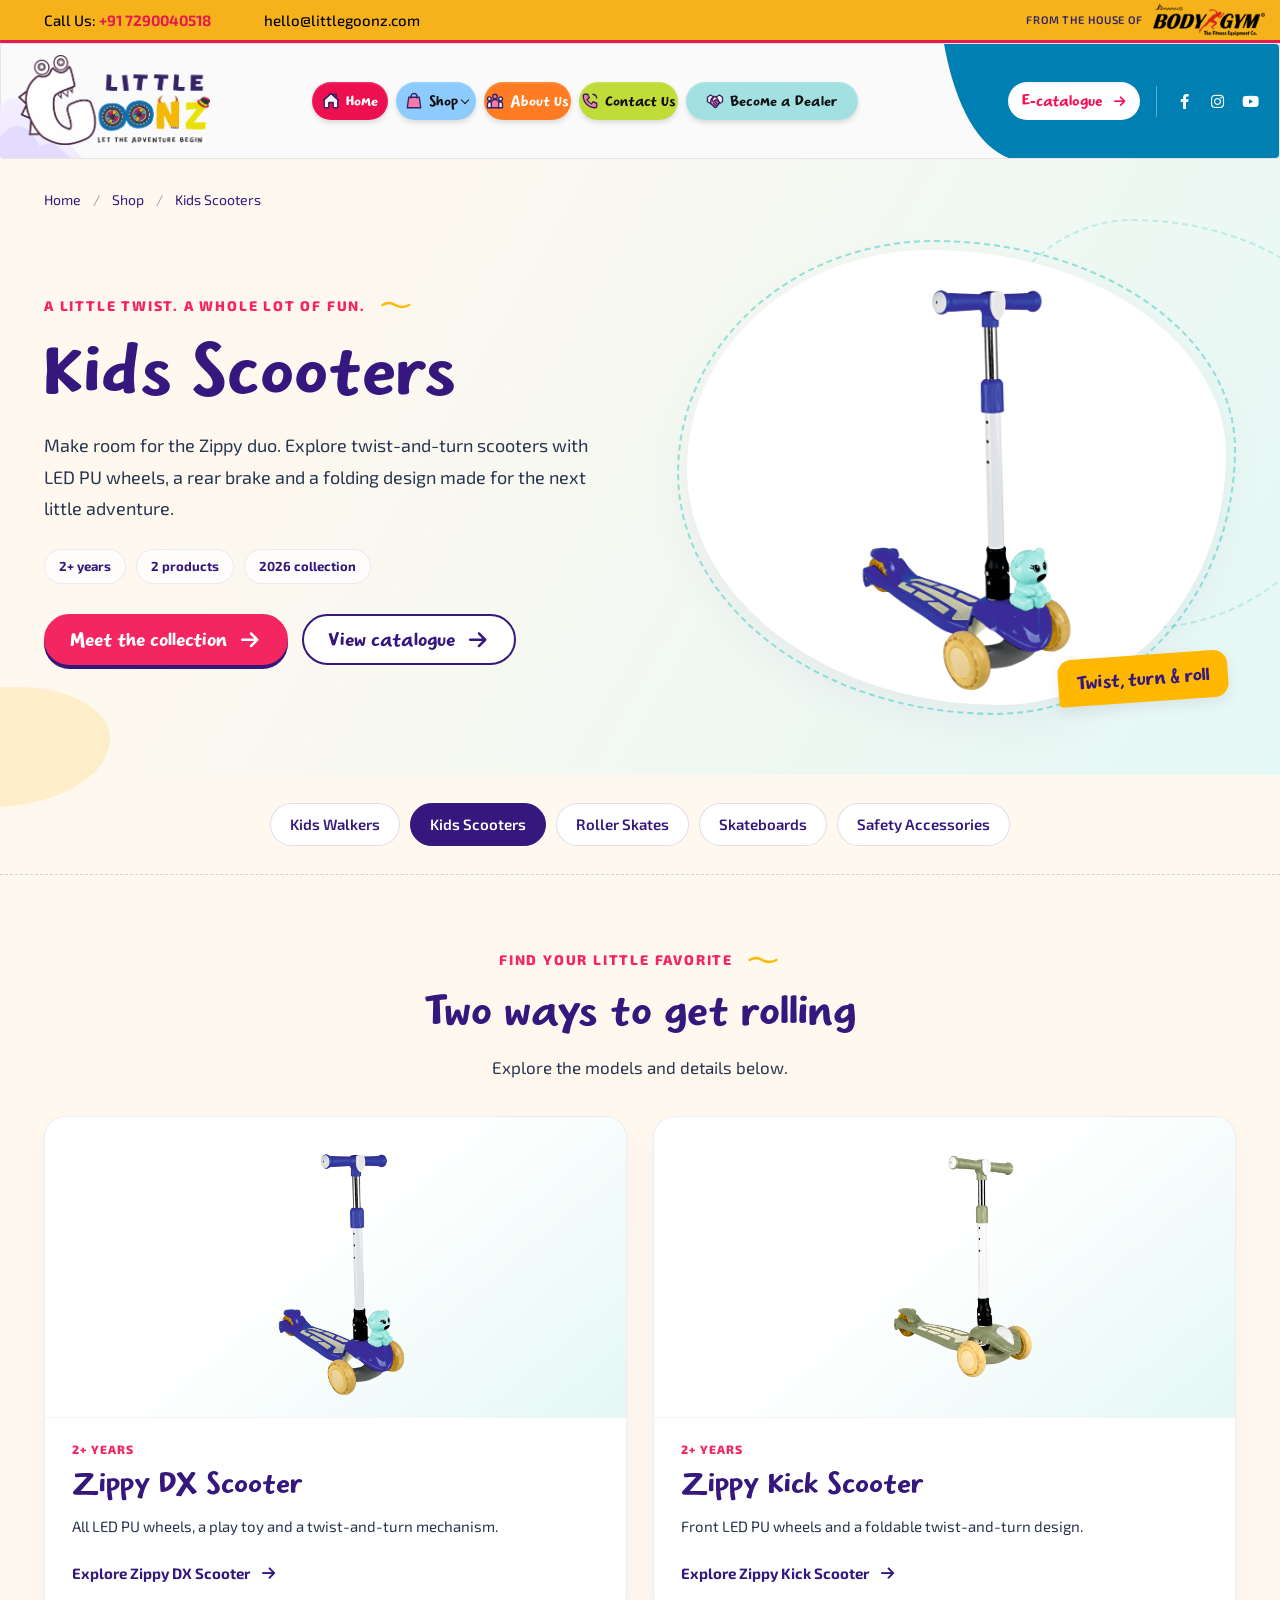
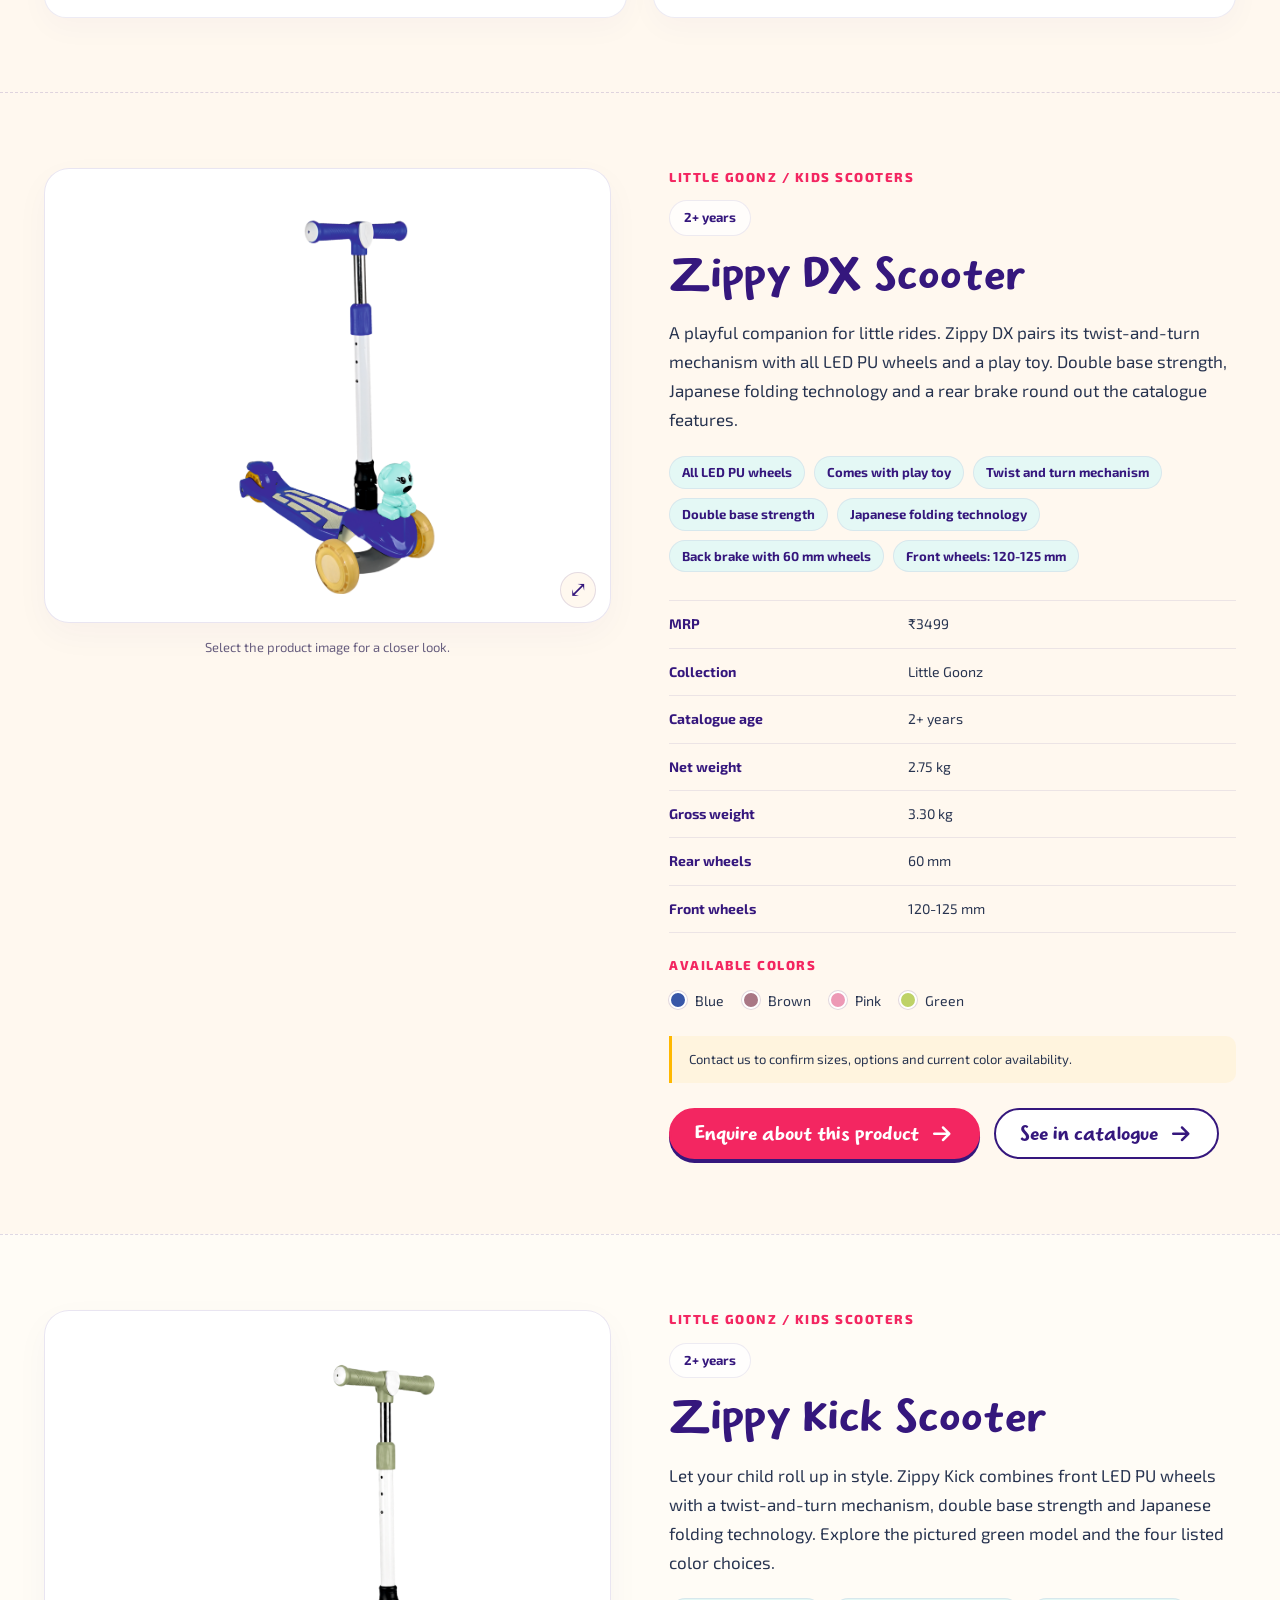
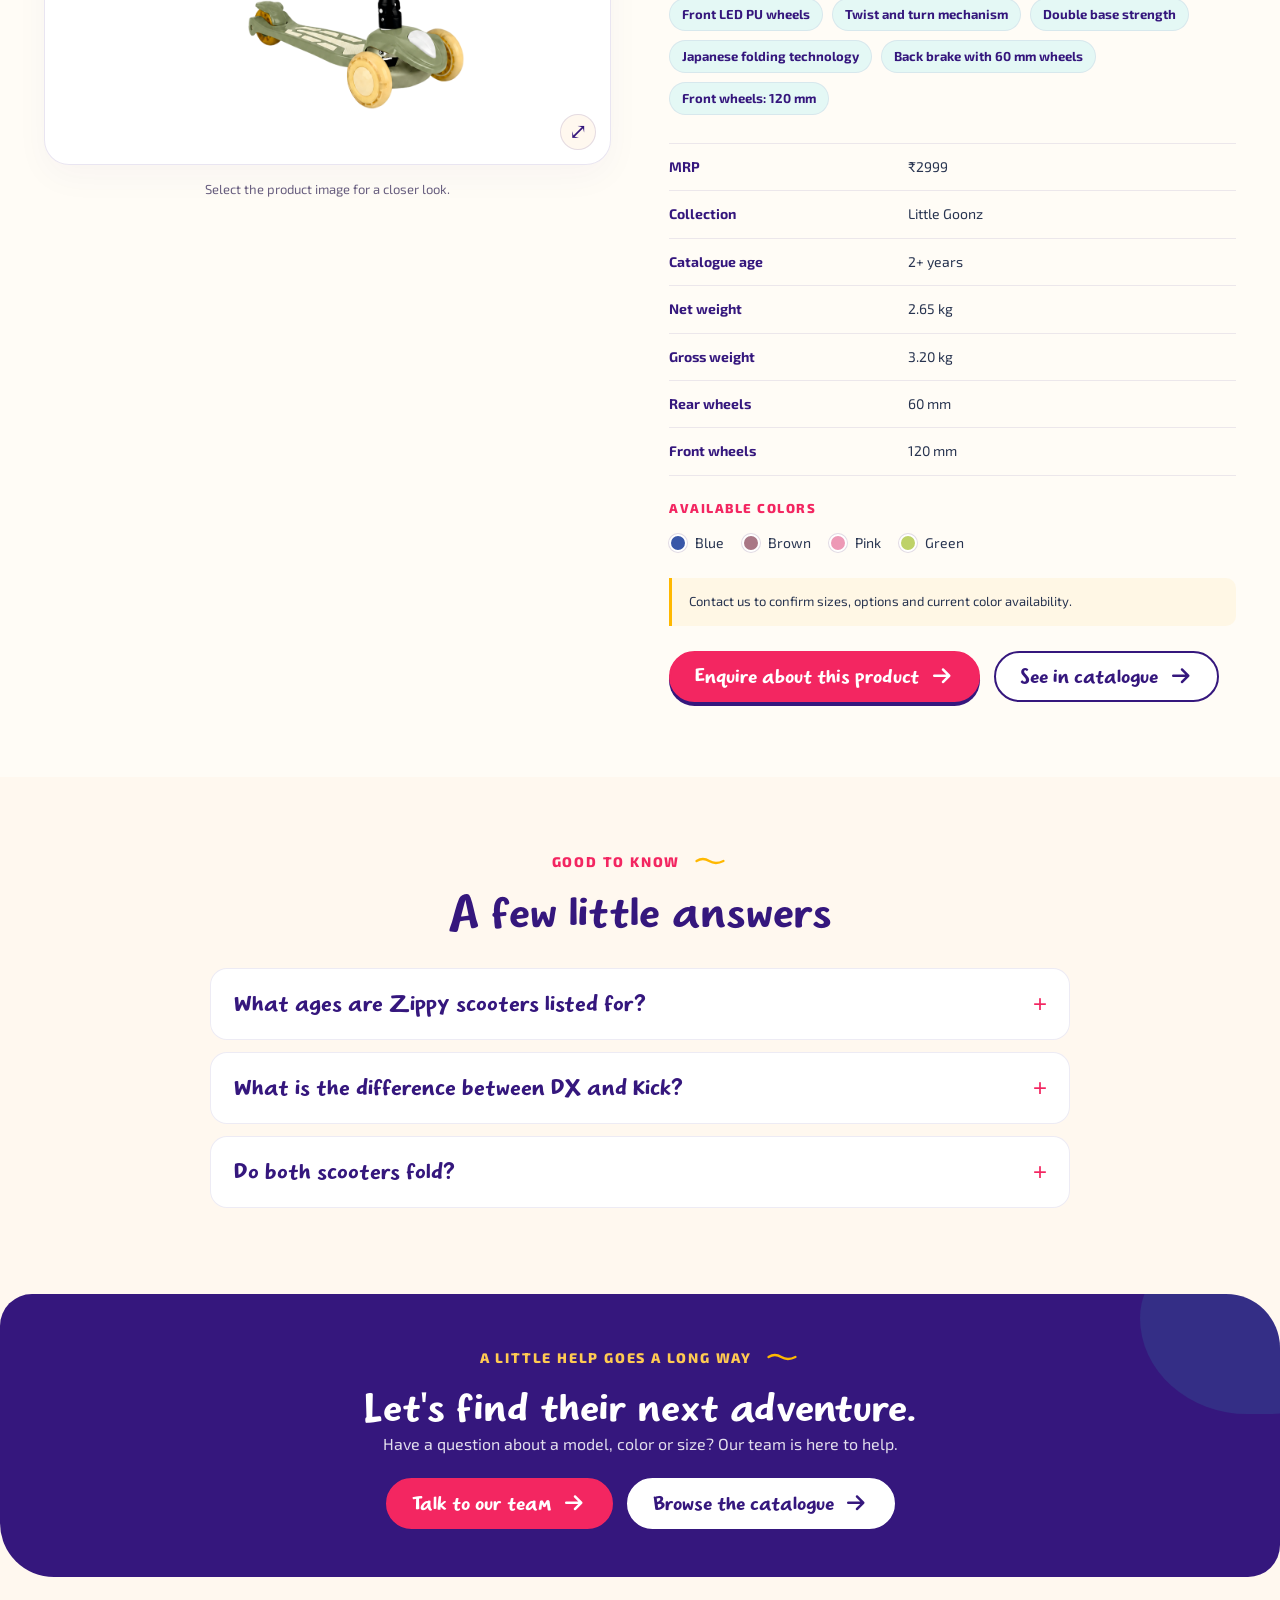
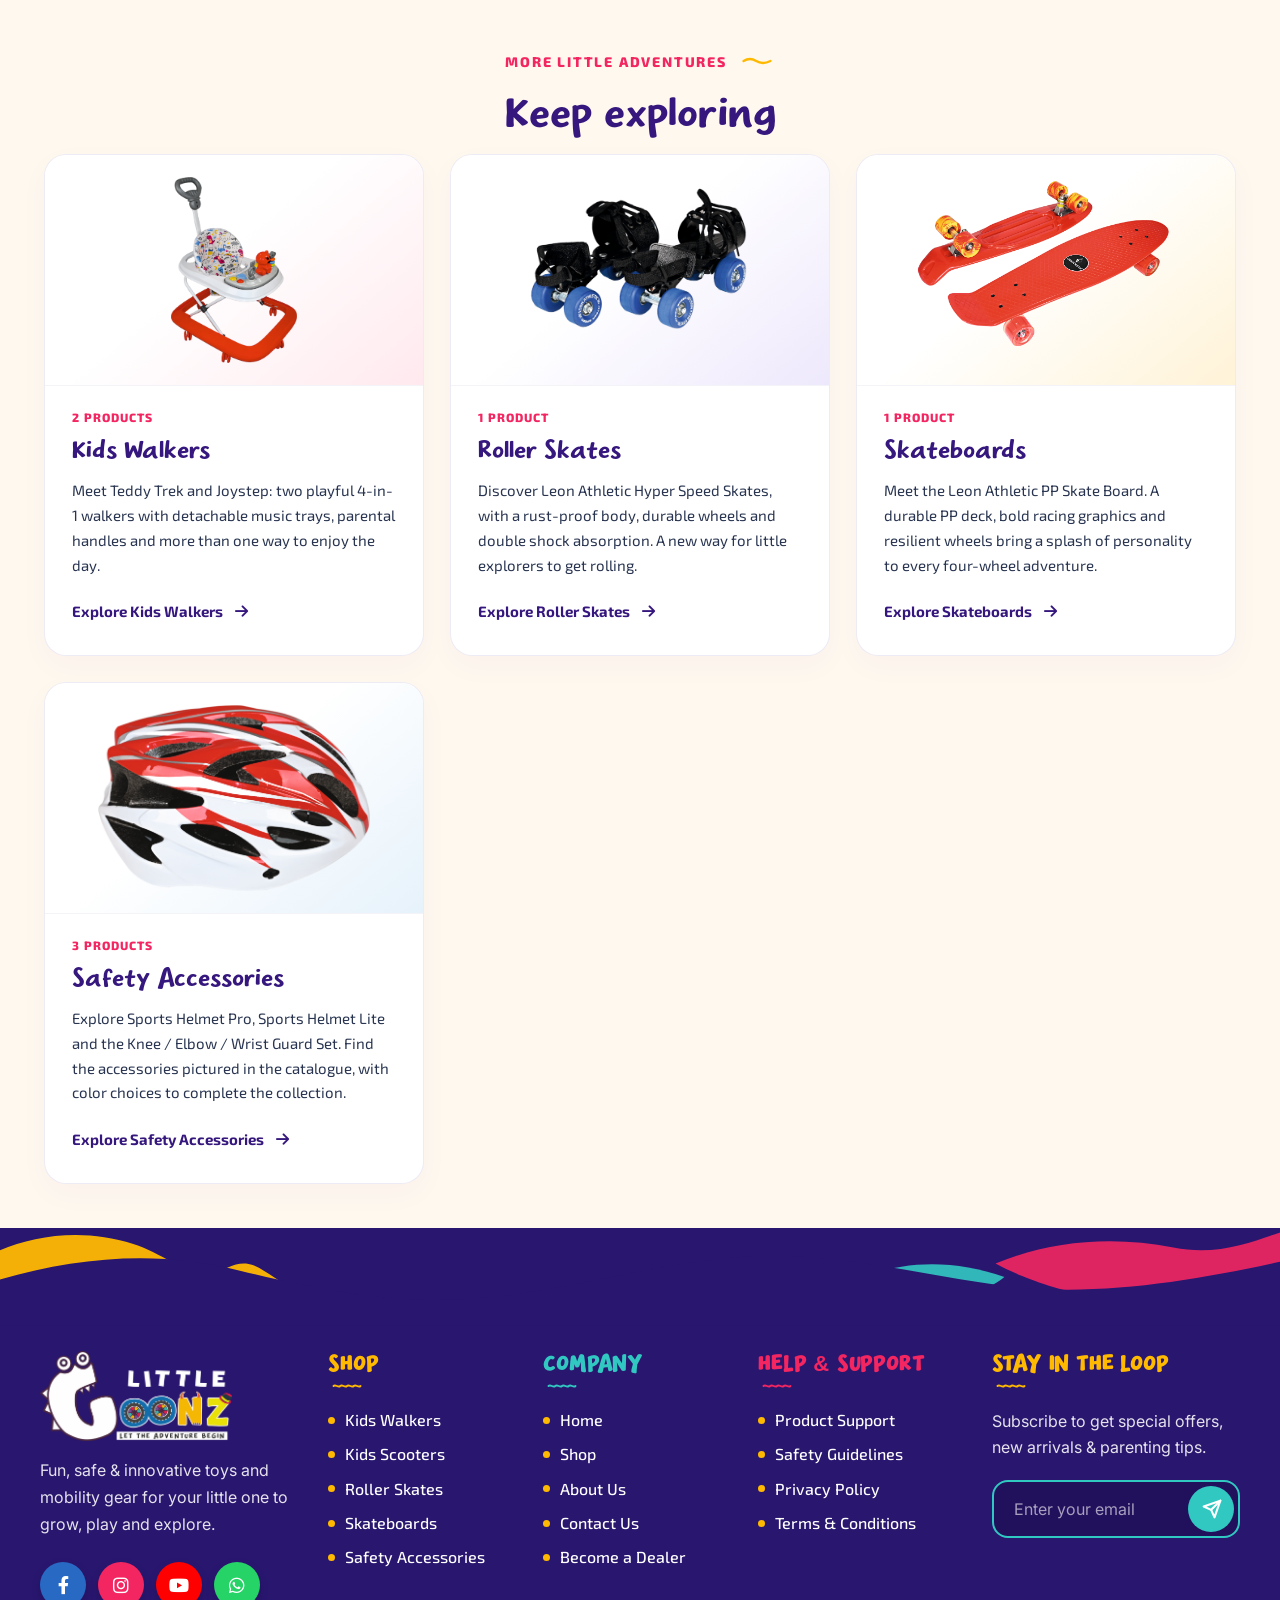
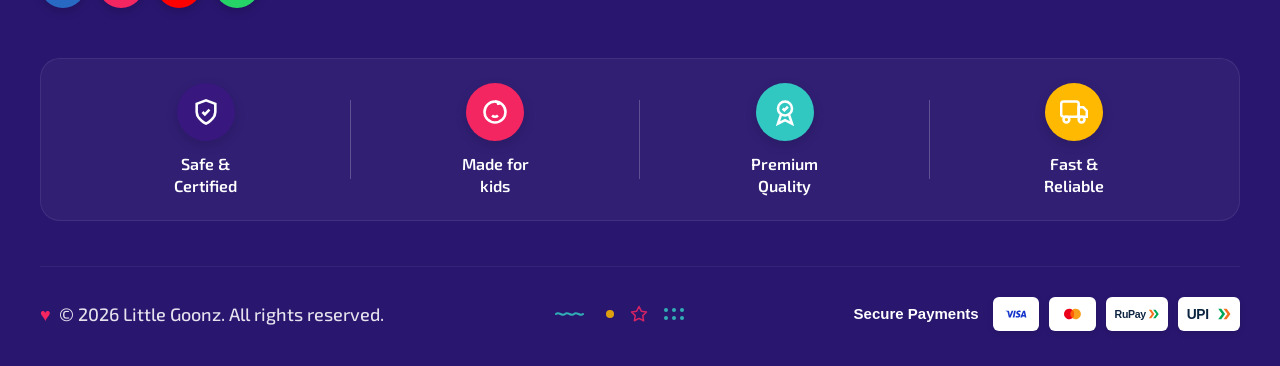
<file: kids-scooters.html>
<!DOCTYPE html>
<html lang="en">

<head>

    <meta charset="UTF-8">
    <meta http-equiv="X-UA-Compatible" content="IE=edge">
    <meta name="viewport" content="width=device-width, initial-scale=1.0, maximum-scale=1">
    <meta name="description"
        content="Make room for the Zippy duo. Explore twist-and-turn scooters with LED PU wheels, a rear brake and a folding design made for the next little adventure.">
    <meta name="keywords" content="">
    <meta name="author" content="Awaiken">

    <title>Kids Scooters | Little Goonz</title>

    <link rel="shortcut icon" type="image/x-icon" href="images/logofav.png">
    <link rel="dns-prefetch" href="https://fonts.googleapis.com">
    <link rel="dns-prefetch" href="https://fonts.gstatic.com">
    <link rel="preload" href="fonts/IT Pimo Demo.otf" as="font" type="font/otf" crossorigin>

    <link rel="preconnect" href="https://fonts.googleapis.com">
    <link rel="preconnect" href="https://fonts.gstatic.com" crossorigin="">
    <link
        href="https://fonts.googleapis.com/css2?family=Inter:ital,opsz,wght@0,14..32,100..900;1,14..32,100..900&family=Mouse+Memoirs&display=swap"
        rel="stylesheet">

    <link href="css/bootstrap.min.css" rel="stylesheet" media="screen">

    <link href="css/slicknav.min.css" rel="stylesheet">

    <link rel="stylesheet" href="css/swiper-bundle.min.css">

    <link href="css/all.min.css" rel="stylesheet" media="screen">

    <link href="css/animate.min.css" rel="stylesheet">

    <link rel="stylesheet" href="css/magnific-popup.min.css">

    <link rel="stylesheet" href="css/mousecursor.min.css">

    <link rel="stylesheet" href="https://fonts.googleapis.com/css2?family=Exo+2:ital,wght@0,100..900;1,100..900&amp;display=swap">
    <link href="css/custom.min.css" rel="stylesheet" media="screen">

    <link rel="stylesheet" href="css/common.min.css">
    <link rel="stylesheet" href="css/catalog.min.css">
</head>

<body>

    <div class="topbar new-top branded-topbar">
        <div class="container">
            <div class="row align-items-center">
                <div class="col-lg-12">
                    <div class="topbar-content-info">
                        <div class="topbar-contact">
                            <a href="tel:7290040518"><i class="fa-solid fa-phone"></i> Call Us:
                                <strong>+91 7290040518</strong></a>
                            <a href="mailto:hello@littlegoonz.com"><i class="fa-solid fa-envelope"></i>
                                hello@littlegoonz.com</a>
                        </div>
                        <div class="topbar-partner-brand">
                            <span class="topbar-partner-text">From the house of</span>
                            <img class="topbar-partner-logo" src="images/logo.png" alt="Bodygym" width="280" height="79" decoding="async" fetchpriority="high">
                        </div>
                    </div>
                </div>
            </div>
        </div>
    </div>

    <header class="main-header reference-navbar">
        <div class="header-sticky">
            <nav class="navbar navbar-expand-lg">
                <div class="header-action-box">

                    <a class="navbar-brand" href="./">
                        <img src="images/companyslide1.png" alt="Logo" width="3158" height="1483" decoding="async">
                    </a>

                    <svg class="header-logo-spark" viewBox="0 0 21 28" fill="none" aria-hidden="true">
                        <path d="M3 12L7 2M8 15L16 7M11 21L19 18M12 26L18 26" stroke="#ff5275" stroke-width="2.5"
                            stroke-linecap="round" />
                    </svg>
                </div>

                <div class="main-menu">
                    <div class="collapse navbar-collapse">
                        <div class="nav-menu-wrapper">
                            <ul class="navbar-nav mr-auto" id="menu">
                                <li class="nav-item"><a class="nav-link" href="./">Home</a></li>
                                <li class="nav-item submenu"><a class="nav-link" href="shop.html">Shop</a>
                                    <ul>
                                        <li class="nav-item"><a class="nav-link" href="kids-walkers.html">Kids
                                                Walkers</a>
                                        </li>
                                        <li class="nav-item"><a class="nav-link" href="kids-scooters.html">Kids
                                                Scooters</a>
                                        </li>
                                        <li class="nav-item"><a class="nav-link" href="roller-skates.html">Roller
                                                Skates</a>
                                        </li>
                                        <li class="nav-item"><a class="nav-link" href="skateboards.html">Skateboards</a>
                                        </li>
                                        <li class="nav-item"><a class="nav-link" href="safety-accessories.html">Safety
                                                Accessories</a></li>
                                    </ul>
                                </li>

                                <li class="nav-item"><a class="nav-link" href="about.html">About Us</a></li>

                                <li class="nav-item"><a class="nav-link" href="contact.html">Contact Us</a></li>
                                <li class="nav-item"><a class="nav-link" href="become-a-dealer.html">Become a
                                        Dealer</a></li>
                            </ul>
                        </div>
                    </div>
                    <div class="header-nav-tools">
                        <svg class="header-plane-doodle" viewBox="0 0 86 54" fill="none" aria-hidden="true">
                            <path d="M4 14L22 14L7 27L8 17L19 15L12 22L18 27L17 19" stroke="#87d579" stroke-width="1.5"
                                stroke-linecap="round" stroke-linejoin="round" />
                            <path d="M18 29C26 47 56 51 59 30C62 8 36 12 48 33C57 50 75 46 85 36" stroke="#85c8da"
                                stroke-width=".7" stroke-dasharray="1.2 2.6" />
                        </svg>
                        <a class="header-shop-cta" href="Little Goonz Catalog 2026.pdf" target="_blank">E-catalogue<i
                                class="fa-solid fa-arrow-right"></i></a>
                        <div class="header-nav-social" aria-label="Social links">
                            <a href="#" aria-label="Facebook"><i class="fa-brands fa-facebook-f"></i></a>
                            <a href="https://www.instagram.com/littlegoonz.toys?rpxt=Ym1zbndhYWNpN3Zt" aria-label="Instagram"><i class="fa-brands fa-instagram"></i></a>
                            <a href="#" aria-label="YouTube"><i class="fa-brands fa-youtube"></i></a>
                        </div>
                        <div class="navbar-toggle"></div>
                    </div>
                </div>

            </nav>
            <div class="responsive-menu"></div>
        </div>
    </header>

    <main class="catalog-main" style="--category-accent: #32C8C2; --category-soft: #E4F8F5">
        <section class="catalog-hero">
            <div class="catalog-container">
                <nav aria-label="Breadcrumb">
                    <ol class="catalog-breadcrumb">
                        <li><a href="./">Home</a></li>
                        <li><a href="shop.html">Shop</a></li>
                        <li aria-current="page">Kids Scooters</li>
                    </ol>
                </nav>
                <div class="catalog-hero-grid">
                    <div class="catalog-hero-copy">
                        <p class="catalog-eyebrow">A little twist. A whole lot of fun.</p>
                        <h1 class="catalog-title">Kids Scooters</h1>
                        <p class="catalog-lead">Make room for the Zippy duo. Explore twist-and-turn scooters with LED PU
                            wheels, a rear brake and a folding design made for the next little adventure.</p>
                        <div class="catalog-badges"><span class="catalog-badge">2+ years</span><span
                                class="catalog-badge">2 products</span><span class="catalog-badge">2026
                                collection</span></div>
                        <div class="catalog-actions"><a class="catalog-button" href="#zippy-dx">Meet the collection <i
                                    class="fa-solid fa-arrow-right" aria-hidden="true"></i></a><a
                                class="catalog-button catalog-button--secondary"
                                href="Little Goonz Catalog 2026.pdf">View catalogue <i class="fa-solid fa-arrow-right"
                                    aria-hidden="true"></i></a></div>
                    </div>
                    <div class="catalog-hero-art"><img src="images/catalog/zippy-dx-blue.png"
                            alt="Zippy DX Scooter in blue with play toy" class="catalog-hero-image" fetchpriority="high"
                            decoding="async" width="1384" height="1817"><span class="catalog-hero-note">Twist, turn &amp; roll</span></div>
                </div>
            </div>
        </section>
        <nav class="catalog-category-nav catalog-container" aria-label="Shop categories"><a
                class="catalog-category-link" href="kids-walkers.html">Kids Walkers</a><a class="catalog-category-link"
                href="kids-scooters.html" aria-current="page">Kids Scooters</a><a class="catalog-category-link"
                href="roller-skates.html">Roller Skates</a><a class="catalog-category-link"
                href="skateboards.html">Skateboards</a><a class="catalog-category-link"
                href="safety-accessories.html">Safety Accessories</a></nav>
        <section class="catalog-section catalog-container">
            <p class="catalog-eyebrow">Find your little favorite</p>
            <h2 class="catalog-heading">Two ways to get rolling</h2>
            <p class="catalog-section-lead">Explore the models and details below.</p>
            <div class="catalog-overview-grid">
                <article class="catalog-preview" style="--category-soft: #E4F8F5; --category-accent: #32C8C2">
                    <a class="catalog-preview-image" href="kids-scooters.html#zippy-dx"
                        aria-label="Explore Zippy DX Scooter"><img src="images/catalog/zippy-dx-blue.png"
                            alt="Zippy DX Scooter in blue with play toy" class="" loading="lazy" decoding="async" width="1384" height="1817"></a>
                    <div class="catalog-preview-body"><span class="catalog-mini-label">2+ years</span>
                        <h3 class="catalog-preview-title"><a href="kids-scooters.html#zippy-dx">Zippy DX Scooter</a>
                        </h3>
                        <p class="catalog-preview-text">All LED PU wheels, a play toy and a twist-and-turn mechanism.
                        </p><a class="catalog-inline-link" href="kids-scooters.html#zippy-dx">Explore Zippy DX Scooter
                            <i class="fa-solid fa-arrow-right" aria-hidden="true"></i></a>
                    </div>
                </article>
                <article class="catalog-preview" style="--category-soft: #E4F8F5; --category-accent: #32C8C2">
                    <a class="catalog-preview-image" href="kids-scooters.html#zippy-kick"
                        aria-label="Explore Zippy Kick Scooter"><img src="images/catalog/zippy-kick-green.png"
                            alt="Zippy Kick Scooter in green" class="" loading="lazy" decoding="async" width="845" height="1004"></a>
                    <div class="catalog-preview-body"><span class="catalog-mini-label">2+ years</span>
                        <h3 class="catalog-preview-title"><a href="kids-scooters.html#zippy-kick">Zippy Kick Scooter</a>
                        </h3>
                        <p class="catalog-preview-text">Front LED PU wheels and a foldable twist-and-turn design.</p><a
                            class="catalog-inline-link" href="kids-scooters.html#zippy-kick">Explore Zippy Kick Scooter
                            <i class="fa-solid fa-arrow-right" aria-hidden="true"></i></a>
                    </div>
                </article>
            </div>
        </section>
        <section class="catalog-product catalog-container" id="zippy-dx" aria-labelledby="title-zippy-dx">
            <div class="catalog-product-layout">
                <div class="catalog-gallery"><button type="button" class="catalog-main-image-button"
                        data-full-image="images/catalog/zippy-dx-blue.png"
                        aria-label="View larger image of Zippy DX Scooter"><img src="images/catalog/zippy-dx-blue.png"
                            alt="Zippy DX Scooter in blue with play toy" class="" loading="lazy"
                            decoding="async" width="1384" height="1817"></button>
                    <p class="catalog-note">Select the product image for a closer look.</p>
                </div>
                <div class="catalog-product-info">
                    <p class="catalog-product-kicker">Little Goonz / Kids Scooters</p><span class="catalog-badge">2+
                        years</span>
                    <h2 class="catalog-product-name" id="title-zippy-dx">Zippy DX Scooter</h2>
                    <p class="catalog-product-description">A playful companion for little rides. Zippy DX pairs its
                        twist-and-turn mechanism with all LED PU wheels and a play toy. Double base strength, Japanese
                        folding technology and a rear brake round out the catalogue features.</p>
                    <ul class="catalog-traits">
                        <li>All LED PU wheels</li>
                        <li>Comes with play toy</li>
                        <li>Twist and turn mechanism</li>
                        <li>Double base strength</li>
                        <li>Japanese folding technology</li>
                        <li>Back brake with 60 mm wheels</li>
                        <li>Front wheels: 120-125 mm</li>
                    </ul>
                    <dl class="catalog-specs">
                        <div>
                            <dt>MRP</dt>
                            <dd>₹3499</dd>
                        </div>
                        <div>
                            <dt>Collection</dt>
                            <dd>Little Goonz</dd>
                        </div>
                        <div>
                            <dt>Catalogue age</dt>
                            <dd>2+ years</dd>
                        </div>
                        <div>
                            <dt>Net weight</dt>
                            <dd>2.75 kg</dd>
                        </div>
                        <div>
                            <dt>Gross weight</dt>
                            <dd>3.30 kg</dd>
                        </div>
                        <div>
                            <dt>Rear wheels</dt>
                            <dd>60 mm</dd>
                        </div>
                        <div>
                            <dt>Front wheels</dt>
                            <dd>120-125 mm</dd>
                        </div>
                    </dl>
                    <h3 class="catalog-product-kicker">Available colors</h3>
                    <ul class="catalog-color-options">
                        <li><span class="catalog-swatch" style="--swatch: #3857A8" aria-hidden="true"></span>Blue</li>
                        <li><span class="catalog-swatch" style="--swatch: #A97785" aria-hidden="true"></span>Brown</li>
                        <li><span class="catalog-swatch" style="--swatch: #ED99B6" aria-hidden="true"></span>Pink</li>
                        <li><span class="catalog-swatch" style="--swatch: #BED268" aria-hidden="true"></span>Green</li>
                    </ul>
                    <p class="catalog-note">Contact us to confirm sizes, options and current color availability.</p>
                    <div class="catalog-product-actions"><a class="catalog-button"
                            href="contact.html">Enquire
                            about this product <i class="fa-solid fa-arrow-right" aria-hidden="true"></i></a><a
                            class="catalog-button catalog-button--secondary"
                            href="Little Goonz Catalog 2026.pdf#page=5">See in catalogue <i
                                class="fa-solid fa-arrow-right" aria-hidden="true"></i></a></div>
                </div>
            </div>
        </section>
        <section class="catalog-product catalog-container" id="zippy-kick" aria-labelledby="title-zippy-kick">
            <div class="catalog-product-layout">
                <div class="catalog-gallery"><button type="button" class="catalog-main-image-button"
                        data-full-image="images/catalog/zippy-kick-green.png"
                        aria-label="View larger image of Zippy Kick Scooter"><img
                            src="images/catalog/zippy-kick-green.png" alt="Zippy Kick Scooter in green" class=""
                            loading="lazy" decoding="async" width="845" height="1004"></button>
                    <p class="catalog-note">Select the product image for a closer look.</p>
                </div>
                <div class="catalog-product-info">
                    <p class="catalog-product-kicker">Little Goonz / Kids Scooters</p><span class="catalog-badge">2+
                        years</span>
                    <h2 class="catalog-product-name" id="title-zippy-kick">Zippy Kick Scooter</h2>
                    <p class="catalog-product-description">Let your child roll up in style. Zippy Kick combines front
                        LED PU wheels with a twist-and-turn mechanism, double base strength and Japanese folding
                        technology. Explore the pictured green model and the four listed color choices.</p>
                    <ul class="catalog-traits">
                        <li>Front LED PU wheels</li>
                        <li>Twist and turn mechanism</li>
                        <li>Double base strength</li>
                        <li>Japanese folding technology</li>
                        <li>Back brake with 60 mm wheels</li>
                        <li>Front wheels: 120 mm</li>
                    </ul>
                    <dl class="catalog-specs">
                        <div>
                            <dt>MRP</dt>
                            <dd>₹2999</dd>
                        </div>
                        <div>
                            <dt>Collection</dt>
                            <dd>Little Goonz</dd>
                        </div>
                        <div>
                            <dt>Catalogue age</dt>
                            <dd>2+ years</dd>
                        </div>
                        <div>
                            <dt>Net weight</dt>
                            <dd>2.65 kg</dd>
                        </div>
                        <div>
                            <dt>Gross weight</dt>
                            <dd>3.20 kg</dd>
                        </div>
                        <div>
                            <dt>Rear wheels</dt>
                            <dd>60 mm</dd>
                        </div>
                        <div>
                            <dt>Front wheels</dt>
                            <dd>120 mm</dd>
                        </div>
                    </dl>
                    <h3 class="catalog-product-kicker">Available colors</h3>
                    <ul class="catalog-color-options">
                        <li><span class="catalog-swatch" style="--swatch: #3857A8" aria-hidden="true"></span>Blue</li>
                        <li><span class="catalog-swatch" style="--swatch: #A97785" aria-hidden="true"></span>Brown</li>
                        <li><span class="catalog-swatch" style="--swatch: #ED99B6" aria-hidden="true"></span>Pink</li>
                        <li><span class="catalog-swatch" style="--swatch: #BED268" aria-hidden="true"></span>Green</li>
                    </ul>
                    <p class="catalog-note">Contact us to confirm sizes, options and current color availability.</p>
                    <div class="catalog-product-actions"><a class="catalog-button" href="contact.html">Enquire
                            about this product <i class="fa-solid fa-arrow-right" aria-hidden="true"></i></a><a
                            class="catalog-button catalog-button--secondary"
                            href="Little Goonz Catalog 2026.pdf#page=5">See in catalogue <i
                                class="fa-solid fa-arrow-right" aria-hidden="true"></i></a></div>
                </div>
            </div>
        </section>
        <section class="catalog-section catalog-container">
            <p class="catalog-eyebrow">Good to know</p>
            <h2 class="catalog-heading">A few little answers</h2>
            <div class="catalog-faq">
                <details>
                    <summary>What ages are Zippy scooters listed for?</summary>
                    <p>Both Zippy DX and Zippy Kick are listed for ages 2 years and above.</p>
                </details>
                <details>
                    <summary>What is the difference between DX and Kick?</summary>
                    <p>Zippy DX has all LED PU wheels, a play toy and 120-125 mm front wheels. Zippy Kick has front LED
                        PU wheels and 120 mm front wheels.</p>
                </details>
                <details>
                    <summary>Do both scooters fold?</summary>
                    <p>Yes. The catalogue lists Japanese folding technology for both models, along with a twist-and-turn
                        mechanism and a back brake with 60 mm wheels.</p>
                </details>
            </div>
        </section>
        <section class="catalog-help-band catalog-container">
            <div>
                <p class="catalog-eyebrow">A little help goes a long way</p>
                <h2>Let's find their next adventure.</h2>
                <p>Have a question about a model, color or size? Our team is here to help.</p>
            </div>
            <div class="catalog-actions"><a class="catalog-button" href="contact.html">Talk to our team <i
                        class="fa-solid fa-arrow-right" aria-hidden="true"></i></a><a
                    class="catalog-button catalog-button--secondary" href="Little Goonz Catalog 2026.pdf">Browse the
                    catalogue <i class="fa-solid fa-arrow-right" aria-hidden="true"></i></a></div>
        </section>
        <section class="catalog-section catalog-container">
            <p class="catalog-eyebrow">More little adventures</p>
            <h2 class="catalog-heading">Keep exploring</h2>
            <div class="catalog-related-grid">
                <article class="catalog-preview" style="--category-soft: #FFE9EE; --category-accent: #F32661">
                    <a class="catalog-preview-image" href="kids-walkers.html" aria-label="Explore Kids Walkers"><img
                            src="images/catalog/teddy-trek-red.png" alt="Teddy Trek Kids Walker in red" class=""
                            loading="lazy" decoding="async" width="1335" height="1981"></a>
                    <div class="catalog-preview-body"><span class="catalog-mini-label">2 products</span>
                        <h3 class="catalog-preview-title"><a href="kids-walkers.html">Kids Walkers</a></h3>
                        <p class="catalog-preview-text">Meet Teddy Trek and Joystep: two playful 4-in-1 walkers with
                            detachable music trays, parental handles and more than one way to enjoy the day.</p><a
                            class="catalog-inline-link" href="kids-walkers.html">Explore Kids Walkers <i
                                class="fa-solid fa-arrow-right" aria-hidden="true"></i></a>
                    </div>
                </article>
                <article class="catalog-preview" style="--category-soft: #EEE8FC; --category-accent: #9370DB">
                    <a class="catalog-preview-image" href="roller-skates.html" aria-label="Explore Roller Skates"><img
                            src="images/catalog/hyper-speed-skates-blue.png"
                            alt="Leon Athletic Hyper Speed Skates with blue wheels" class="" loading="lazy"
                            decoding="async" width="1224" height="919"></a>
                    <div class="catalog-preview-body"><span class="catalog-mini-label">1 product</span>
                        <h3 class="catalog-preview-title"><a href="roller-skates.html">Roller Skates</a></h3>
                        <p class="catalog-preview-text">Discover Leon Athletic Hyper Speed Skates, with a rust-proof
                            body, durable wheels and double shock absorption. A new way for little explorers to get
                            rolling.</p><a class="catalog-inline-link" href="roller-skates.html">Explore Roller Skates
                            <i class="fa-solid fa-arrow-right" aria-hidden="true"></i></a>
                    </div>
                </article>
                <article class="catalog-preview" style="--category-soft: #FFF3D7; --category-accent: #FFB900">
                    <a class="catalog-preview-image" href="skateboards.html" aria-label="Explore Skateboards"><img
                            src="images/catalog/pp-skate-board-red.png"
                            alt="PP Skate Board, red deck top and underside views" class="" loading="lazy"
                            decoding="async" width="1009" height="685"></a>
                    <div class="catalog-preview-body"><span class="catalog-mini-label">1 product</span>
                        <h3 class="catalog-preview-title"><a href="skateboards.html">Skateboards</a></h3>
                        <p class="catalog-preview-text">Meet the Leon Athletic PP Skate Board. A durable PP deck, bold
                            racing graphics and resilient wheels bring a splash of personality to every four-wheel
                            adventure.</p><a class="catalog-inline-link" href="skateboards.html">Explore Skateboards <i
                                class="fa-solid fa-arrow-right" aria-hidden="true"></i></a>
                    </div>
                </article>
                <article class="catalog-preview" style="--category-soft: #E6F2FB; --category-accent: #0070AB">
                    <a class="catalog-preview-image" href="safety-accessories.html"
                        aria-label="Explore Safety Accessories"><img src="images/catalog/sports-helmet-pro-red.png"
                            alt="Sports Helmet Pro in red and white" class="" loading="lazy" decoding="async" width="1125" height="767"></a>
                    <div class="catalog-preview-body"><span class="catalog-mini-label">3 products</span>
                        <h3 class="catalog-preview-title"><a href="safety-accessories.html">Safety Accessories</a></h3>
                        <p class="catalog-preview-text">Explore Sports Helmet Pro, Sports Helmet Lite and the Knee /
                            Elbow / Wrist Guard Set. Find the accessories pictured in the catalogue, with color choices
                            to complete the collection.</p><a class="catalog-inline-link"
                            href="safety-accessories.html">Explore Safety Accessories <i class="fa-solid fa-arrow-right"
                                aria-hidden="true"></i></a>
                    </div>
                </article>
            </div>
        </section>
    </main>
    <dialog id="catalog-image-dialog" class="catalog-image-dialog" aria-label="Product image"><button
            class="catalog-dialog-close" type="button" aria-label="Close product image"><i class="fa-solid fa-xmark"
                aria-hidden="true"></i></button><img alt="" decoding="async"></dialog>

    <footer class="lg-footer" id="main-footer">

        <div class="lg-footer__wave-wrap" aria-hidden="true">
            <svg class="lg-footer__wave-svg" viewBox="0 0 1440 110" fill="none" xmlns="http://www.w3.org/2000/svg"
                preserveAspectRatio="none">

                <path
                    d="M0 25C40 8 95 0 150 18C185 29 210 55 240 50C255 47 268 35 285 42C300 48 315 62 330 68C270 95 140 105 0 85V25Z"
                    fill="#FFB900" opacity="0.95" />

                <path
                    d="M1120 40C1180 15 1250 8 1320 22C1370 32 1410 15 1440 5V85C1380 98 1260 90 1180 65C1150 55 1135 48 1120 40Z"
                    fill="#F32661" opacity="0.9" />

                <path d="M980 52C1030 35 1080 38 1130 55C1100 80 1040 88 980 75V52Z" fill="#32C8C2" opacity="0.9" />

                <path
                    d="M0 58C90 32 180 25 270 48C360 70 450 88 550 78C650 68 740 38 840 32C940 26 1030 52 1130 65C1230 78 1340 60 1440 38V110H0V58Z"
                    fill="#29166F" />
            </svg>
        </div>

        <div class="lg-footer__container">

            <div class="lg-footer__grid">

                <div class="lg-footer__brand">

                    <a href="index.html" class="lg-footer__logo-link">
                        <img src="images/companyslide1.png" alt="Little Goonz" class="lg-footer__logo-img" width="3158" height="1483" decoding="async" loading="lazy">
                    </a>

                    <p class="lg-footer__description">
                        Fun, safe &amp; innovative toys and mobility gear for your little one to grow, play and explore.
                    </p>

                    <div class="lg-footer__socials">
                        <a href="#" class="lg-footer__social-btn lg-footer__social-fb" aria-label="Facebook"
                            title="Facebook">
                            <i class="fa-brands fa-facebook-f"></i>
                        </a>
                        <a href="https://www.instagram.com/littlegoonz.toys?rpxt=Ym1zbndhYWNpN3Zt" class="lg-footer__social-btn lg-footer__social-ig" aria-label="Instagram"
                            title="Instagram">
                            <i class="fa-brands fa-instagram"></i>
                        </a>
                        <a href="#" class="lg-footer__social-btn lg-footer__social-yt" aria-label="YouTube"
                            title="YouTube">
                            <i class="fa-brands fa-youtube"></i>
                        </a>
                        <a href="#" class="lg-footer__social-btn lg-footer__social-wa" aria-label="WhatsApp"
                            title="WhatsApp">
                            <i class="fa-brands fa-whatsapp"></i>
                        </a>
                    </div>
                </div>

                <div class="lg-footer__col lg-footer__col-shop">
                    <div class="lg-footer__heading-wrap">
                        <h3 class="lg-footer__heading lg-footer__heading--yellow">SHOP</h3>
                        <svg class="lg-footer__wavy-underline" viewBox="0 0 40 8" fill="none"
                            xmlns="http://www.w3.org/2000/svg">
                            <path d="M2 4C5 1 8 7 11 4C14 1 17 7 20 4C23 1 26 7 29 4C32 1 35 7 38 4"
                                stroke="currentColor" stroke-width="2.5" stroke-linecap="round"
                                stroke-linejoin="round" />
                        </svg>
                    </div>
                    <ul class="lg-footer__list">
                        <li class="lg-footer__item">
                            <span class="lg-footer__bullet" aria-hidden="true"></span>
                            <a href="kids-walkers.html" class="lg-footer__link">Kids Walkers</a>
                        </li>
                        <li class="lg-footer__item">
                            <span class="lg-footer__bullet" aria-hidden="true"></span>
                            <a href="kids-scooters.html" class="lg-footer__link">Kids Scooters</a>
                        </li>
                        <li class="lg-footer__item">
                            <span class="lg-footer__bullet" aria-hidden="true"></span>
                            <a href="roller-skates.html" class="lg-footer__link">Roller Skates</a>
                        </li>
                        <li class="lg-footer__item">
                            <span class="lg-footer__bullet" aria-hidden="true"></span>
                            <a href="skateboards.html" class="lg-footer__link">Skateboards</a>
                        </li>
                        <li class="lg-footer__item">
                            <span class="lg-footer__bullet" aria-hidden="true"></span>
                            <a href="safety-accessories.html" class="lg-footer__link">Safety Accessories</a>
                        </li>
                    </ul>
                </div>

                <div class="lg-footer__col lg-footer__col-company">
                    <div class="lg-footer__heading-wrap">
                        <h3 class="lg-footer__heading lg-footer__heading--turquoise">COMPANY</h3>
                        <svg class="lg-footer__wavy-underline" viewBox="0 0 40 8" fill="none"
                            xmlns="http://www.w3.org/2000/svg">
                            <path d="M2 4C5 1 8 7 11 4C14 1 17 7 20 4C23 1 26 7 29 4C32 1 35 7 38 4"
                                stroke="currentColor" stroke-width="2.5" stroke-linecap="round"
                                stroke-linejoin="round" />
                        </svg>
                    </div>
                    <ul class="lg-footer__list">
                        <li class="lg-footer__item">
                            <span class="lg-footer__bullet" aria-hidden="true"></span>
                            <a href="./" class="lg-footer__link">Home</a>
                        </li>
                        <li class="lg-footer__item">
                            <span class="lg-footer__bullet" aria-hidden="true"></span>
                            <a href="shop.html" class="lg-footer__link">Shop</a>
                        </li>
                        <li class="lg-footer__item">
                            <span class="lg-footer__bullet" aria-hidden="true"></span>
                            <a href="about.html" class="lg-footer__link">About Us</a>
                        </li>
                        <li class="lg-footer__item">
                            <span class="lg-footer__bullet" aria-hidden="true"></span>
                            <a href="contact.html" class="lg-footer__link">Contact Us</a>
                        </li>
                        <li class="lg-footer__item">
                            <span class="lg-footer__bullet" aria-hidden="true"></span>
                            <a href="become-a-dealer.html" class="lg-footer__link">Become a Dealer</a>
                        </li>
                    </ul>
                </div>

                <div class="lg-footer__col lg-footer__col-support">
                    <div class="lg-footer__heading-wrap">
                        <h3 class="lg-footer__heading lg-footer__heading--pink">HELP &amp; SUPPORT</h3>
                        <svg class="lg-footer__wavy-underline" viewBox="0 0 40 8" fill="none"
                            xmlns="http://www.w3.org/2000/svg">
                            <path d="M2 4C5 1 8 7 11 4C14 1 17 7 20 4C23 1 26 7 29 4C32 1 35 7 38 4"
                                stroke="currentColor" stroke-width="2.5" stroke-linecap="round"
                                stroke-linejoin="round" />
                        </svg>
                    </div>
                    <ul class="lg-footer__list">
                        <li class="lg-footer__item">
                            <span class="lg-footer__bullet" aria-hidden="true"></span>
                            <a href="product-support.html" class="lg-footer__link">Product Support</a>
                        </li>
                        <li class="lg-footer__item">
                            <span class="lg-footer__bullet" aria-hidden="true"></span>
                            <a href="safety-guidelines.html" class="lg-footer__link">Safety Guidelines</a>
                        </li>
                        <li class="lg-footer__item">
                            <span class="lg-footer__bullet" aria-hidden="true"></span>
                            <a href="privacy.html" class="lg-footer__link">Privacy Policy</a>
                        </li>
                        <li class="lg-footer__item">
                            <span class="lg-footer__bullet" aria-hidden="true"></span>
                            <a href="terms.html" class="lg-footer__link">Terms &amp; Conditions</a>
                        </li>
                    </ul>
                </div>

                <div class="lg-footer__col lg-footer__col-newsletter">
                    <div class="lg-footer__heading-wrap">
                        <h3 class="lg-footer__heading lg-footer__heading--yellow">STAY IN THE LOOP</h3>
                        <svg class="lg-footer__wavy-underline" viewBox="0 0 40 8" fill="none"
                            xmlns="http://www.w3.org/2000/svg">
                            <path d="M2 4C5 1 8 7 11 4C14 1 17 7 20 4C23 1 26 7 29 4C32 1 35 7 38 4"
                                stroke="currentColor" stroke-width="2.5" stroke-linecap="round"
                                stroke-linejoin="round" />
                        </svg>
                    </div>
                    <p class="lg-footer__newsletter-text">
                        Subscribe to get special offers, new arrivals &amp; parenting tips.
                    </p>

                    <form class="lg-footer__form" action="#" method="POST" onsubmit="event.preventDefault();">
                        <div class="lg-footer__input-wrap">
                            <input type="email" class="lg-footer__input" placeholder="Enter your email" required
                                aria-label="Enter your email address">
                            <button type="submit" class="lg-footer__submit-btn" aria-label="Subscribe to newsletter">
                                <svg viewBox="0 0 24 24" fill="none" stroke="currentColor" stroke-width="2.5"
                                    stroke-linecap="round" stroke-linejoin="round">
                                    <line x1="22" y1="2" x2="11" y2="13" />
                                    <polygon points="22 2 15 22 11 13 2 9 22 2" />
                                </svg>
                            </button>
                        </div>
                    </form>
                </div>

            </div>

            <div class="lg-footer__trust">

                <div class="lg-footer__trust-item">
                    <div class="lg-footer__trust-icon-box lg-footer__trust-purple" aria-hidden="true">
                        <svg viewBox="0 0 24 24">
                            <path d="M12 22s8-4 8-10V5l-8-3-8 3v7c0 6 8 10 8 10z" />
                            <path d="m9 12 2 2 4-4" />
                        </svg>
                    </div>
                    <p class="lg-footer__trust-text">Safe &amp;<br>Certified</p>
                </div>

                <div class="lg-footer__trust-item">
                    <div class="lg-footer__trust-icon-box lg-footer__trust-pink" aria-hidden="true">
                        <svg viewBox="0 0 24 24">
                            <circle cx="12" cy="12" r="9" />
                            <path d="M9 10h.01" />
                            <path d="M15 10h.01" />
                            <path d="M9.5 15a3.5 3.5 0 0 0 5 0" />
                            <path d="M12 3a3 3 0 0 1 3 3" />
                        </svg>
                    </div>
                    <p class="lg-footer__trust-text">Made for<br>kids</p>
                </div>

                <div class="lg-footer__trust-item">
                    <div class="lg-footer__trust-icon-box lg-footer__trust-turquoise" aria-hidden="true">
                        <svg viewBox="0 0 24 24">
                            <circle cx="12" cy="9" r="6" />
                            <path d="m8.5 14.5-2.5 7.5 6-3 6 3-2.5-7.5" />
                            <path d="m10 9 1.5 1.5 3-3" />
                        </svg>
                    </div>
                    <p class="lg-footer__trust-text">Premium<br>Quality</p>
                </div>

                <div class="lg-footer__trust-item">
                    <div class="lg-footer__trust-icon-box lg-footer__trust-yellow" aria-hidden="true">
                        <svg viewBox="0 0 24 24">
                            <rect x="1" y="3" width="15" height="13" rx="2" />
                            <polygon points="16 8 20 8 23 11 23 16 16 16 16 8" />
                            <circle cx="5.5" cy="18.5" r="2.5" />
                            <circle cx="18.5" cy="18.5" r="2.5" />
                        </svg>
                    </div>
                    <p class="lg-footer__trust-text">Fast &amp;<br>Reliable</p>
                </div>
            </div>

            <hr class="lg-footer__divider">

            <div class="lg-footer__bottom">

                <p class="lg-footer__copyright">
                    <span class="lg-footer__heart-icon" aria-hidden="true">♥</span>
                    &copy; 2026 Little Goonz. All rights reserved.
                </p>

                <div class="lg-footer__bottom-decor" aria-hidden="true">

                    <svg class="lg-footer__decor-squiggle" viewBox="0 0 36 8" fill="none">
                        <path d="M2 4C5 1 8 7 11 4C14 1 17 7 20 4C23 1 26 7 29 4C32 1 35 7" stroke="#32C8C2"
                            stroke-width="2" stroke-linecap="round" />
                    </svg>

                    <span class="lg-footer__decor-dot"></span>

                    <svg class="lg-footer__decor-star" viewBox="0 0 24 24" fill="none" stroke="#F32661" stroke-width="2"
                        stroke-linecap="round" stroke-linejoin="round">
                        <polygon
                            points="12 2 15.09 8.26 22 9.27 17 14.14 18.18 21.02 12 17.77 5.82 21.02 7 14.14 2 9.27 8.91 8.26 12 2" />
                    </svg>

                    <div class="lg-footer__decor-grid">
                        <span class="lg-footer__decor-grid-dot"></span>
                        <span class="lg-footer__decor-grid-dot"></span>
                        <span class="lg-footer__decor-grid-dot"></span>
                        <span class="lg-footer__decor-grid-dot"></span>
                        <span class="lg-footer__decor-grid-dot"></span>
                        <span class="lg-footer__decor-grid-dot"></span>
                    </div>
                </div>

                <div class="lg-footer__payments">
                    <span class="lg-footer__payments-label">Secure Payments</span>
                    <div class="lg-footer__payment-badges">

                        <div class="lg-footer__payment-badge" title="Visa">
                            <img src="images/icon-payment-options-5.svg" alt="Visa" width="46" height="30" decoding="async" loading="lazy">
                        </div>

                        <div class="lg-footer__payment-badge" title="Mastercard">
                            <img src="images/icon-payment-options-6.svg" alt="Mastercard" width="46" height="30" decoding="async" loading="lazy">
                        </div>

                        <div class="lg-footer__payment-badge" title="RuPay">
                            <svg viewBox="0 0 74 24" width="48" height="18" fill="none"
                                xmlns="http://www.w3.org/2000/svg">
                                <text x="1" y="18" font-family="'Fredoka', Arial, sans-serif" font-weight="900"
                                    font-size="17" fill="#0C2340" letter-spacing="-0.5">RuPay</text>
                                <polygon points="56,5 61,12 56,19 60,19 65,12 60,5" fill="#F37021" />
                                <polygon points="63,5 68,12 63,19 67,19 72,12 67,5" fill="#00A859" />
                            </svg>
                        </div>

                        <div class="lg-footer__payment-badge" title="UPI">
                            <svg viewBox="0 0 60 24" width="46" height="18" fill="none"
                                xmlns="http://www.w3.org/2000/svg">
                                <text x="1" y="18" font-family="'Fredoka', Arial, sans-serif" font-weight="900"
                                    font-size="18" fill="#0C2340" letter-spacing="-0.5">UPI</text>
                                <polygon points="42,5 47,12 42,19 46,19 51,12 46,5" fill="#00A859" />
                                <polygon points="49,5 54,12 49,19 53,19 58,12 53,5" fill="#F37021" />
                            </svg>
                        </div>
                    </div>
                </div>
            </div>

        </div>
    </footer>

    <script src="js/jquery-3.7.1.min.js" defer></script>

    <script src="js/jquery.slicknav.min.js" defer></script>

    <script src="js/SmoothScroll.min.js" defer></script>

    <script src="js/gsap.min.js" defer></script>
    <script src="js/magiccursor.min.js" defer></script>

    <script src="js/function.min.js" defer></script>

    <script src="js/kids-scooters.min.js" defer></script>
    <script src="js/catalog.min.js" defer></script>
</body>

</html>
</file>
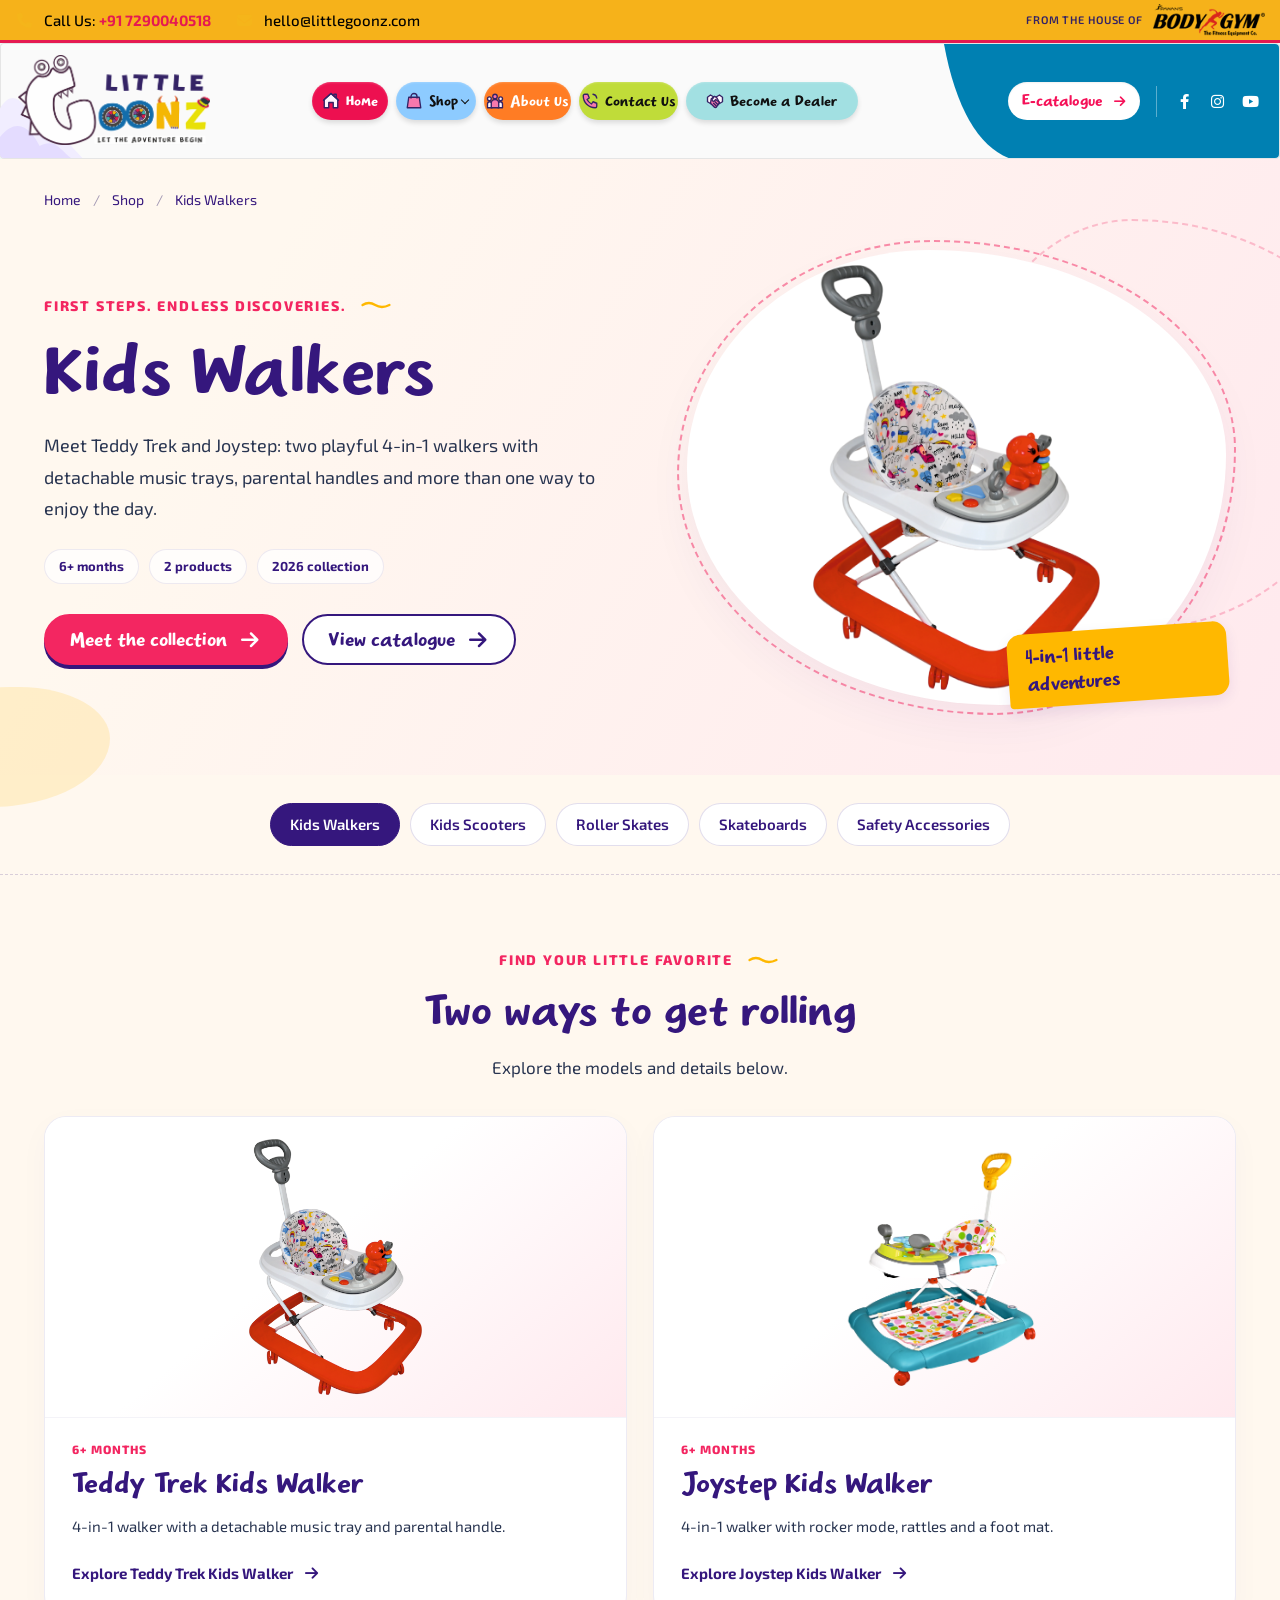
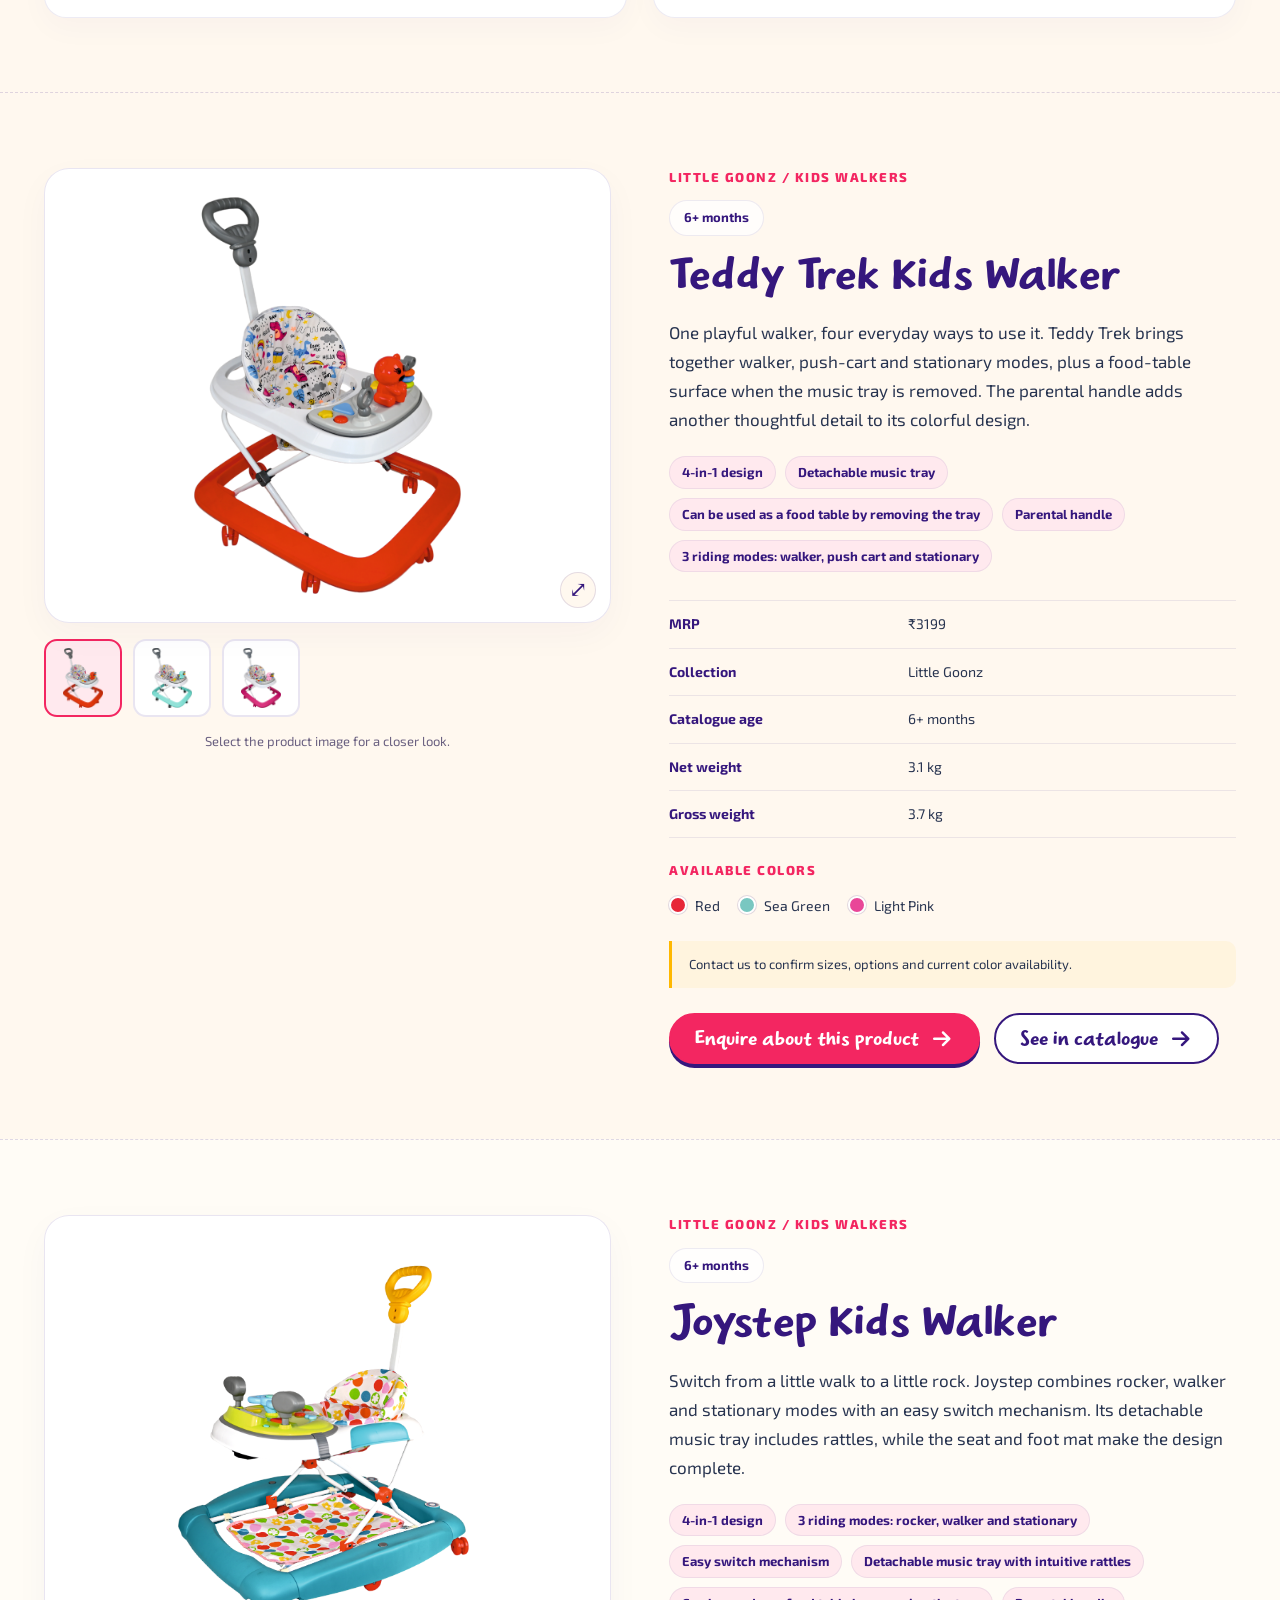
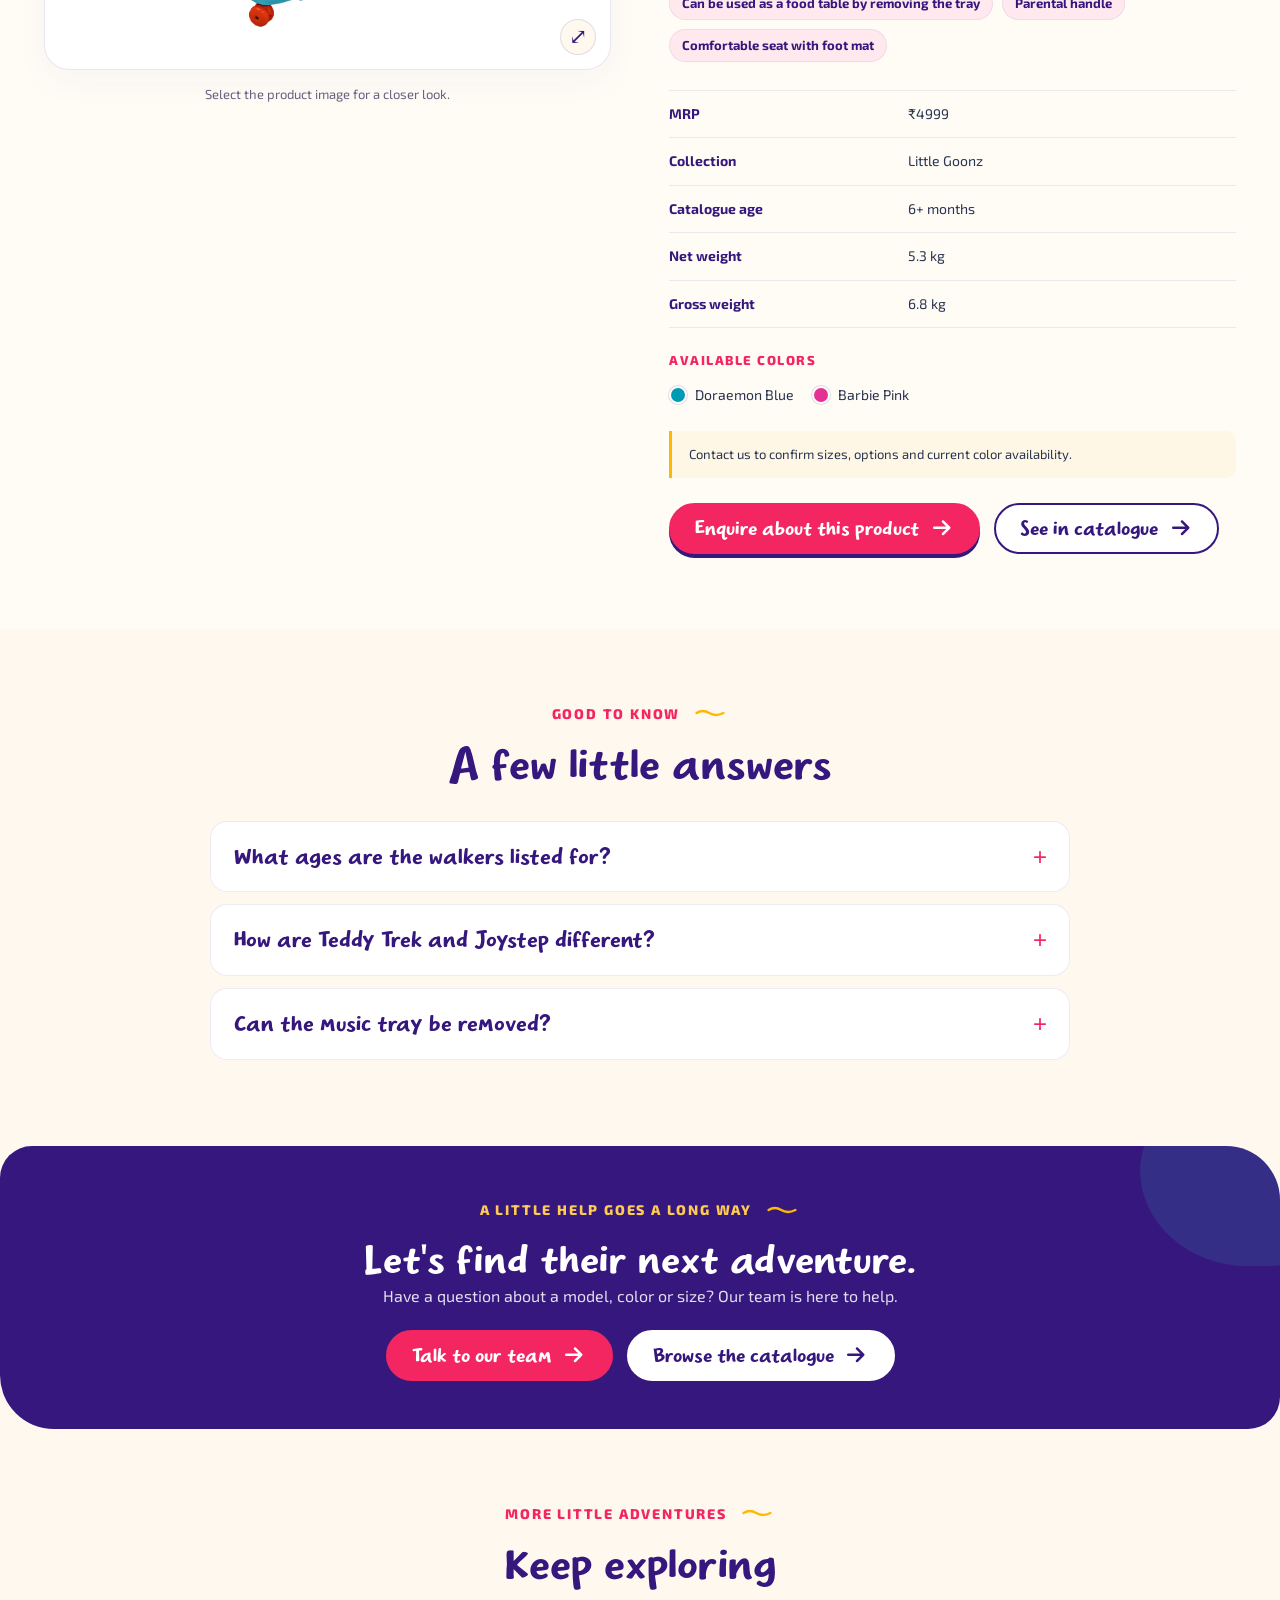
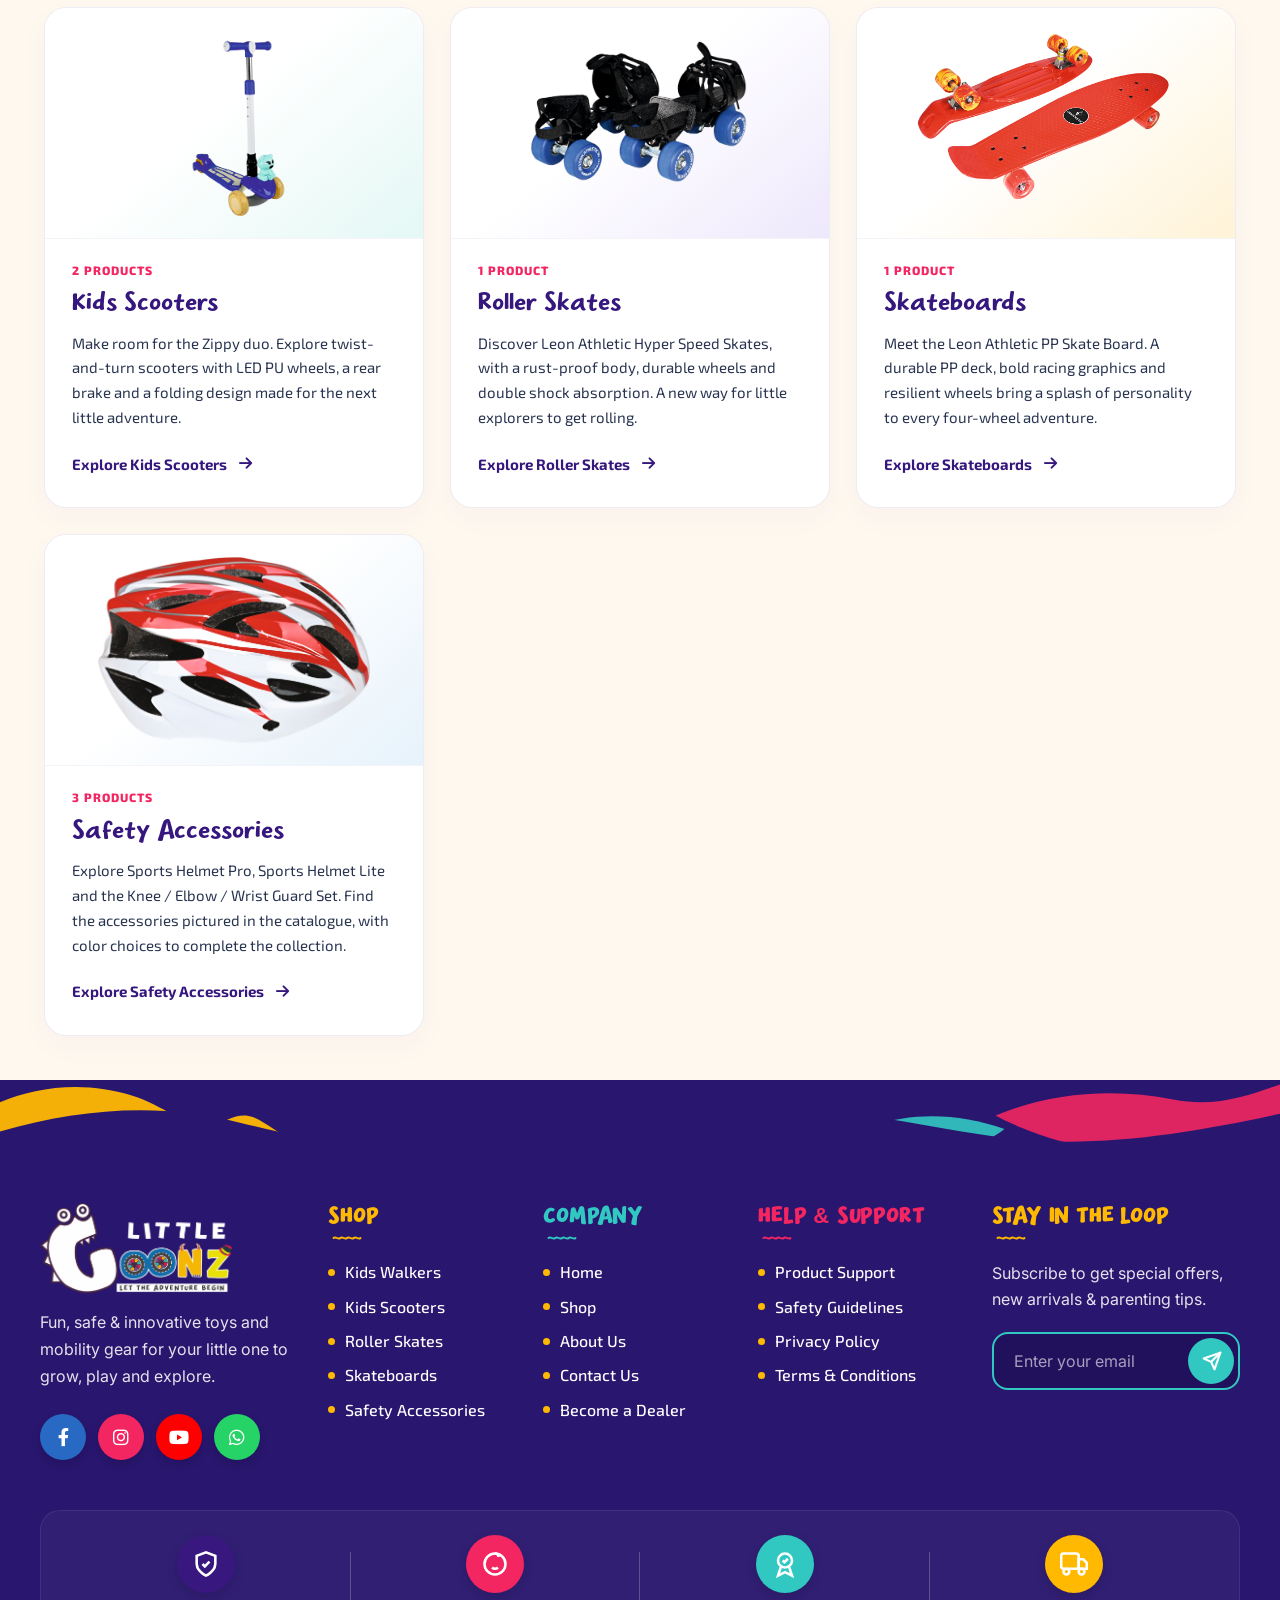
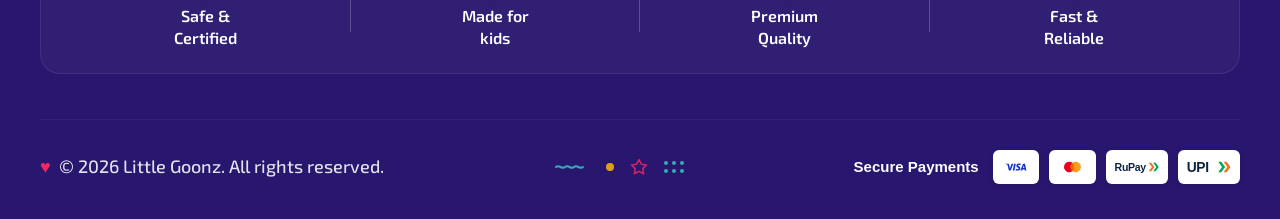
<file: kids-walkers.html>
<!DOCTYPE html>
<html lang="en">

<head>

    <meta charset="UTF-8">
    <meta http-equiv="X-UA-Compatible" content="IE=edge">
    <meta name="viewport" content="width=device-width, initial-scale=1.0, maximum-scale=1">
    <meta name="description"
        content="Meet Teddy Trek and Joystep: two playful 4-in-1 walkers with detachable music trays, parental handles and more than one way to enjoy the day.">
    <meta name="keywords" content="">
    <meta name="author" content="Awaiken">

    <title>Kids Walkers | Little Goonz</title>

    <link rel="shortcut icon" type="image/x-icon" href="images/logofav.png">
    <link rel="dns-prefetch" href="https://fonts.googleapis.com">
    <link rel="dns-prefetch" href="https://fonts.gstatic.com">
    <link rel="preload" href="fonts/IT Pimo Demo.otf" as="font" type="font/otf" crossorigin>

    <link rel="preconnect" href="https://fonts.googleapis.com">
    <link rel="preconnect" href="https://fonts.gstatic.com" crossorigin="">
    <link
        href="https://fonts.googleapis.com/css2?family=Inter:ital,opsz,wght@0,14..32,100..900;1,14..32,100..900&family=Mouse+Memoirs&display=swap"
        rel="stylesheet">

    <link href="css/bootstrap.min.css" rel="stylesheet" media="screen">

    <link href="css/slicknav.min.css" rel="stylesheet">

    <link rel="stylesheet" href="css/swiper-bundle.min.css">

    <link href="css/all.min.css" rel="stylesheet" media="screen">

    <link href="css/animate.min.css" rel="stylesheet">

    <link rel="stylesheet" href="css/magnific-popup.min.css">

    <link rel="stylesheet" href="css/mousecursor.min.css">

    <link rel="stylesheet" href="https://fonts.googleapis.com/css2?family=Exo+2:ital,wght@0,100..900;1,100..900&amp;display=swap">
    <link href="css/custom.min.css" rel="stylesheet" media="screen">

    <link rel="stylesheet" href="css/common.min.css">
    <link rel="stylesheet" href="css/catalog.min.css">
</head>

<body>

    <div class="topbar new-top branded-topbar">
        <div class="container">
            <div class="row align-items-center">
                <div class="col-lg-12">
                    <div class="topbar-content-info">
                        <div class="topbar-contact">
                            <a href="tel:7290040518"><i class="fa-solid fa-phone"></i> Call Us:
                                <strong>+91 7290040518</strong></a>
                            <a href="mailto:hello@littlegoonz.com"><i class="fa-solid fa-envelope"></i>
                                hello@littlegoonz.com</a>
                        </div>
                        <div class="topbar-partner-brand">
                            <span class="topbar-partner-text">From the house of</span>
                            <img class="topbar-partner-logo" src="images/logo.png" alt="Bodygym" width="280" height="79" decoding="async" fetchpriority="high">
                        </div>
                    </div>
                </div>
            </div>
        </div>
    </div>

    <header class="main-header reference-navbar">
        <div class="header-sticky">
            <nav class="navbar navbar-expand-lg">
                <div class="header-action-box">

                    <a class="navbar-brand" href="./">
                        <img src="images/companyslide1.png" alt="Logo" width="3158" height="1483" decoding="async">
                    </a>

                    <svg class="header-logo-spark" viewBox="0 0 21 28" fill="none" aria-hidden="true">
                        <path d="M3 12L7 2M8 15L16 7M11 21L19 18M12 26L18 26" stroke="#ff5275" stroke-width="2.5"
                            stroke-linecap="round" />
                    </svg>
                </div>

                <div class="main-menu">
                    <div class="collapse navbar-collapse">
                        <div class="nav-menu-wrapper">
                            <ul class="navbar-nav mr-auto" id="menu">
                                <li class="nav-item"><a class="nav-link" href="./">Home</a></li>
                                <li class="nav-item submenu"><a class="nav-link" href="shop.html">Shop</a>
                                    <ul>
                                        <li class="nav-item"><a class="nav-link" href="kids-walkers.html">Kids
                                                Walkers</a>
                                        </li>
                                        <li class="nav-item"><a class="nav-link" href="kids-scooters.html">Kids
                                                Scooters</a>
                                        </li>
                                        <li class="nav-item"><a class="nav-link" href="roller-skates.html">Roller
                                                Skates</a>
                                        </li>
                                        <li class="nav-item"><a class="nav-link" href="skateboards.html">Skateboards</a>
                                        </li>
                                        <li class="nav-item"><a class="nav-link" href="safety-accessories.html">Safety
                                                Accessories</a></li>
                                    </ul>
                                </li>

                                <li class="nav-item"><a class="nav-link" href="about.html">About Us</a></li>

                                <li class="nav-item"><a class="nav-link" href="contact.html">Contact Us</a></li>
                                <li class="nav-item"><a class="nav-link" href="become-a-dealer.html">Become a
                                        Dealer</a></li>
                            </ul>
                        </div>
                    </div>
                    <div class="header-nav-tools">
                        <svg class="header-plane-doodle" viewBox="0 0 86 54" fill="none" aria-hidden="true">
                            <path d="M4 14L22 14L7 27L8 17L19 15L12 22L18 27L17 19" stroke="#87d579" stroke-width="1.5"
                                stroke-linecap="round" stroke-linejoin="round" />
                            <path d="M18 29C26 47 56 51 59 30C62 8 36 12 48 33C57 50 75 46 85 36" stroke="#85c8da"
                                stroke-width=".7" stroke-dasharray="1.2 2.6" />
                        </svg>
                        <a class="header-shop-cta" href="Little Goonz Catalog 2026.pdf" target="_blank">E-catalogue<i
                                class="fa-solid fa-arrow-right"></i></a>
                        <div class="header-nav-social" aria-label="Social links">
                            <a href="#" aria-label="Facebook"><i class="fa-brands fa-facebook-f"></i></a>
                            <a href="https://www.instagram.com/littlegoonz.toys?rpxt=Ym1zbndhYWNpN3Zt" aria-label="Instagram"><i class="fa-brands fa-instagram"></i></a>
                            <a href="#" aria-label="YouTube"><i class="fa-brands fa-youtube"></i></a>
                        </div>
                        <div class="navbar-toggle"></div>
                    </div>
                </div>

            </nav>
            <div class="responsive-menu"></div>
        </div>
    </header>

    <main class="catalog-main" style="--category-accent: #F32661; --category-soft: #FFE9EE">
        <section class="catalog-hero">
            <div class="catalog-container">
                <nav aria-label="Breadcrumb">
                    <ol class="catalog-breadcrumb">
                        <li><a href="./">Home</a></li>
                        <li><a href="shop.html">Shop</a></li>
                        <li aria-current="page">Kids Walkers</li>
                    </ol>
                </nav>
                <div class="catalog-hero-grid">
                    <div class="catalog-hero-copy">
                        <p class="catalog-eyebrow">First steps. Endless discoveries.</p>
                        <h1 class="catalog-title">Kids Walkers</h1>
                        <p class="catalog-lead">Meet Teddy Trek and Joystep: two playful 4-in-1 walkers with detachable
                            music trays, parental handles and more than one way to enjoy the day.</p>
                        <div class="catalog-badges"><span class="catalog-badge">6+ months</span><span
                                class="catalog-badge">2 products</span><span class="catalog-badge">2026
                                collection</span></div>
                        <div class="catalog-actions"><a class="catalog-button" href="#teddy-trek">Meet the collection <i
                                    class="fa-solid fa-arrow-right" aria-hidden="true"></i></a><a
                                class="catalog-button catalog-button--secondary"
                                href="Little Goonz Catalog 2026.pdf">View catalogue <i class="fa-solid fa-arrow-right"
                                    aria-hidden="true"></i></a></div>
                    </div>
                    <div class="catalog-hero-art"><img src="images/catalog/teddy-trek-red.png"
                            alt="Teddy Trek Kids Walker in red" class="catalog-hero-image" fetchpriority="high"
                            decoding="async" width="1335" height="1981"><span class="catalog-hero-note">4-in-1 little adventures</span></div>
                </div>
            </div>
        </section>
        <nav class="catalog-category-nav catalog-container" aria-label="Shop categories"><a
                class="catalog-category-link" href="kids-walkers.html" aria-current="page">Kids Walkers</a><a
                class="catalog-category-link" href="kids-scooters.html">Kids Scooters</a><a
                class="catalog-category-link" href="roller-skates.html">Roller Skates</a><a
                class="catalog-category-link" href="skateboards.html">Skateboards</a><a class="catalog-category-link"
                href="safety-accessories.html">Safety Accessories</a></nav>
        <section class="catalog-section catalog-container">
            <p class="catalog-eyebrow">Find your little favorite</p>
            <h2 class="catalog-heading">Two ways to get rolling</h2>
            <p class="catalog-section-lead">Explore the models and details below.</p>
            <div class="catalog-overview-grid">
                <article class="catalog-preview" style="--category-soft: #FFE9EE; --category-accent: #F32661">
                    <a class="catalog-preview-image" href="kids-walkers.html#teddy-trek"
                        aria-label="Explore Teddy Trek Kids Walker"><img src="images/catalog/teddy-trek-red.png"
                            alt="Teddy Trek Kids Walker in red" class="" loading="lazy" decoding="async" width="1335" height="1981"></a>
                    <div class="catalog-preview-body"><span class="catalog-mini-label">6+ months</span>
                        <h3 class="catalog-preview-title"><a href="kids-walkers.html#teddy-trek">Teddy Trek Kids
                                Walker</a></h3>
                        <p class="catalog-preview-text">4-in-1 walker with a detachable music tray and parental handle.
                        </p><a class="catalog-inline-link" href="kids-walkers.html#teddy-trek">Explore Teddy Trek Kids
                            Walker <i class="fa-solid fa-arrow-right" aria-hidden="true"></i></a>
                    </div>
                </article>
                <article class="catalog-preview" style="--category-soft: #FFE9EE; --category-accent: #F32661">
                    <a class="catalog-preview-image" href="kids-walkers.html#joystep"
                        aria-label="Explore Joystep Kids Walker"><img src="images/catalog/joystep-doraemon-blue.png"
                            alt="Joystep Kids Walker in Doraemon blue" class="" loading="lazy" decoding="async" width="1737" height="2237"></a>
                    <div class="catalog-preview-body"><span class="catalog-mini-label">6+ months</span>
                        <h3 class="catalog-preview-title"><a href="kids-walkers.html#joystep">Joystep Kids Walker</a>
                        </h3>
                        <p class="catalog-preview-text">4-in-1 walker with rocker mode, rattles and a foot mat.</p><a
                            class="catalog-inline-link" href="kids-walkers.html#joystep">Explore Joystep Kids Walker <i
                                class="fa-solid fa-arrow-right" aria-hidden="true"></i></a>
                    </div>
                </article>
            </div>
        </section>
        <section class="catalog-product catalog-container" id="teddy-trek" aria-labelledby="title-teddy-trek">
            <div class="catalog-product-layout">
                <div class="catalog-gallery"><button type="button" class="catalog-main-image-button"
                        data-full-image="images/catalog/teddy-trek-red.png"
                        aria-label="View larger image of Teddy Trek Kids Walker"><img
                            src="images/catalog/teddy-trek-red.png" alt="Teddy Trek Kids Walker in red" class=""
                            loading="lazy" decoding="async" width="1335" height="1981"></button>
                    <div class="catalog-thumbnails" aria-label="Product images"><button type="button"
                            class="catalog-thumbnail" data-image="images/catalog/teddy-trek-red.png"
                            data-alt="Teddy Trek Kids Walker in red" aria-label="View Teddy Trek Kids Walker in red"
                            aria-pressed="true"><img src="images/catalog/teddy-trek-red.png"
                                alt="Teddy Trek Kids Walker in red" class="" loading="lazy"
                                decoding="async" width="1335" height="1981"></button><button type="button" class="catalog-thumbnail"
                            data-image="images/catalog/teddy-trek-sea-green.png"
                            data-alt="Teddy Trek Kids Walker in sea green"
                            aria-label="View Teddy Trek Kids Walker in sea green" aria-pressed="false"><img
                                src="images/catalog/teddy-trek-sea-green.png" alt="Teddy Trek Kids Walker in sea green"
                                class="" loading="lazy" decoding="async" width="338" height="495"></button><button type="button"
                            class="catalog-thumbnail" data-image="images/catalog/teddy-trek-light-pink.png"
                            data-alt="Teddy Trek Kids Walker in light pink"
                            aria-label="View Teddy Trek Kids Walker in light pink" aria-pressed="false"><img
                                src="images/catalog/teddy-trek-light-pink.png"
                                alt="Teddy Trek Kids Walker in light pink" class="" loading="lazy"
                                decoding="async" width="342" height="512"></button></div>
                    <p class="catalog-note">Select the product image for a closer look.</p>
                </div>
                <div class="catalog-product-info">
                    <p class="catalog-product-kicker">Little Goonz / Kids Walkers</p><span class="catalog-badge">6+
                        months</span>
                    <h2 class="catalog-product-name" id="title-teddy-trek">Teddy Trek Kids Walker</h2>
                    <p class="catalog-product-description">One playful walker, four everyday ways to use it. Teddy Trek
                        brings together walker, push-cart and stationary modes, plus a food-table surface when the music
                        tray is removed. The parental handle adds another thoughtful detail to its colorful design.</p>
                    <ul class="catalog-traits">
                        <li>4-in-1 design</li>
                        <li>Detachable music tray</li>
                        <li>Can be used as a food table by removing the tray</li>
                        <li>Parental handle</li>
                        <li>3 riding modes: walker, push cart and stationary</li>
                    </ul>
                    <dl class="catalog-specs">
                        <div>
                            <dt>MRP</dt>
                            <dd>₹3199</dd>
                        </div>
                        <div>
                            <dt>Collection</dt>
                            <dd>Little Goonz</dd>
                        </div>
                        <div>
                            <dt>Catalogue age</dt>
                            <dd>6+ months</dd>
                        </div>
                        <div>
                            <dt>Net weight</dt>
                            <dd>3.1 kg</dd>
                        </div>
                        <div>
                            <dt>Gross weight</dt>
                            <dd>3.7 kg</dd>
                        </div>
                    </dl>
                    <h3 class="catalog-product-kicker">Available colors</h3>
                    <ul class="catalog-color-options">
                        <li><span class="catalog-swatch" style="--swatch: #E72739" aria-hidden="true"></span>Red</li>
                        <li><span class="catalog-swatch" style="--swatch: #79C7C1" aria-hidden="true"></span>Sea Green
                        </li>
                        <li><span class="catalog-swatch" style="--swatch: #E94798" aria-hidden="true"></span>Light Pink
                        </li>
                    </ul>
                    <p class="catalog-note">Contact us to confirm sizes, options and current color availability.</p>
                    <div class="catalog-product-actions"><a class="catalog-button"
                            href="contact.html">Enquire
                            about this product <i class="fa-solid fa-arrow-right" aria-hidden="true"></i></a><a
                            class="catalog-button catalog-button--secondary"
                            href="Little Goonz Catalog 2026.pdf#page=3">See in catalogue <i
                                class="fa-solid fa-arrow-right" aria-hidden="true"></i></a></div>
                </div>
            </div>
        </section>
        <section class="catalog-product catalog-container" id="joystep" aria-labelledby="title-joystep">
            <div class="catalog-product-layout">
                <div class="catalog-gallery"><button type="button" class="catalog-main-image-button"
                        data-full-image="images/catalog/joystep-doraemon-blue.png"
                        aria-label="View larger image of Joystep Kids Walker"><img
                            src="images/catalog/joystep-doraemon-blue.png" alt="Joystep Kids Walker in Doraemon blue"
                            class="" loading="lazy" decoding="async" width="1737" height="2237"></button>
                    <p class="catalog-note">Select the product image for a closer look.</p>
                </div>
                <div class="catalog-product-info">
                    <p class="catalog-product-kicker">Little Goonz / Kids Walkers</p><span class="catalog-badge">6+
                        months</span>
                    <h2 class="catalog-product-name" id="title-joystep">Joystep Kids Walker</h2>
                    <p class="catalog-product-description">Switch from a little walk to a little rock. Joystep combines
                        rocker, walker and stationary modes with an easy switch mechanism. Its detachable music tray
                        includes rattles, while the seat and foot mat make the design complete.</p>
                    <ul class="catalog-traits">
                        <li>4-in-1 design</li>
                        <li>3 riding modes: rocker, walker and stationary</li>
                        <li>Easy switch mechanism</li>
                        <li>Detachable music tray with intuitive rattles</li>
                        <li>Can be used as a food table by removing the tray</li>
                        <li>Parental handle</li>
                        <li>Comfortable seat with foot mat</li>
                    </ul>
                    <dl class="catalog-specs">
                        <div>
                            <dt>MRP</dt>
                            <dd>₹4999</dd>
                        </div>
                        <div>
                            <dt>Collection</dt>
                            <dd>Little Goonz</dd>
                        </div>
                        <div>
                            <dt>Catalogue age</dt>
                            <dd>6+ months</dd>
                        </div>
                        <div>
                            <dt>Net weight</dt>
                            <dd>5.3 kg</dd>
                        </div>
                        <div>
                            <dt>Gross weight</dt>
                            <dd>6.8 kg</dd>
                        </div>
                    </dl>
                    <h3 class="catalog-product-kicker">Available colors</h3>
                    <ul class="catalog-color-options">
                        <li><span class="catalog-swatch" style="--swatch: #009AB5" aria-hidden="true"></span>Doraemon
                            Blue</li>
                        <li><span class="catalog-swatch" style="--swatch: #E53094" aria-hidden="true"></span>Barbie Pink
                        </li>
                    </ul>
                    <p class="catalog-note">Contact us to confirm sizes, options and current color availability.</p>
                    <div class="catalog-product-actions"><a class="catalog-button"
                            href="contact.html">Enquire
                            about this product <i class="fa-solid fa-arrow-right" aria-hidden="true"></i></a><a
                            class="catalog-button catalog-button--secondary"
                            href="Little Goonz Catalog 2026.pdf#page=4">See in catalogue <i
                                class="fa-solid fa-arrow-right" aria-hidden="true"></i></a></div>
                </div>
            </div>
        </section>
        <section class="catalog-section catalog-container">
            <p class="catalog-eyebrow">Good to know</p>
            <h2 class="catalog-heading">A few little answers</h2>
            <div class="catalog-faq">
                <details>
                    <summary>What ages are the walkers listed for?</summary>
                    <p>Both Teddy Trek and Joystep are listed in the catalogue for ages 6 months and above.</p>
                </details>
                <details>
                    <summary>How are Teddy Trek and Joystep different?</summary>
                    <p>Teddy Trek offers walker, push-cart and stationary riding modes. Joystep offers rocker, walker
                        and stationary modes, with an easy switch mechanism and a seat with a foot mat.</p>
                </details>
                <details>
                    <summary>Can the music tray be removed?</summary>
                    <p>Yes. Both walkers have detachable music trays and can be used as a food table when the tray is
                        removed.</p>
                </details>
            </div>
        </section>
        <section class="catalog-help-band catalog-container">
            <div>
                <p class="catalog-eyebrow">A little help goes a long way</p>
                <h2>Let's find their next adventure.</h2>
                <p>Have a question about a model, color or size? Our team is here to help.</p>
            </div>
            <div class="catalog-actions"><a class="catalog-button" href="contact.html">Talk to our team <i
                        class="fa-solid fa-arrow-right" aria-hidden="true"></i></a><a
                    class="catalog-button catalog-button--secondary" href="Little Goonz Catalog 2026.pdf">Browse the
                    catalogue <i class="fa-solid fa-arrow-right" aria-hidden="true"></i></a></div>
        </section>
        <section class="catalog-section catalog-container">
            <p class="catalog-eyebrow">More little adventures</p>
            <h2 class="catalog-heading">Keep exploring</h2>
            <div class="catalog-related-grid">
                <article class="catalog-preview" style="--category-soft: #E4F8F5; --category-accent: #32C8C2">
                    <a class="catalog-preview-image" href="kids-scooters.html" aria-label="Explore Kids Scooters"><img
                            src="images/catalog/zippy-dx-blue.png" alt="Zippy DX Scooter in blue with play toy" class=""
                            loading="lazy" decoding="async" width="1384" height="1817"></a>
                    <div class="catalog-preview-body"><span class="catalog-mini-label">2 products</span>
                        <h3 class="catalog-preview-title"><a href="kids-scooters.html">Kids Scooters</a></h3>
                        <p class="catalog-preview-text">Make room for the Zippy duo. Explore twist-and-turn scooters
                            with LED PU wheels, a rear brake and a folding design made for the next little adventure.
                        </p><a class="catalog-inline-link" href="kids-scooters.html">Explore Kids Scooters <i
                                class="fa-solid fa-arrow-right" aria-hidden="true"></i></a>
                    </div>
                </article>
                <article class="catalog-preview" style="--category-soft: #EEE8FC; --category-accent: #9370DB">
                    <a class="catalog-preview-image" href="roller-skates.html" aria-label="Explore Roller Skates"><img
                            src="images/catalog/hyper-speed-skates-blue.png"
                            alt="Leon Athletic Hyper Speed Skates with blue wheels" class="" loading="lazy"
                            decoding="async" width="1224" height="919"></a>
                    <div class="catalog-preview-body"><span class="catalog-mini-label">1 product</span>
                        <h3 class="catalog-preview-title"><a href="roller-skates.html">Roller Skates</a></h3>
                        <p class="catalog-preview-text">Discover Leon Athletic Hyper Speed Skates, with a rust-proof
                            body, durable wheels and double shock absorption. A new way for little explorers to get
                            rolling.</p><a class="catalog-inline-link" href="roller-skates.html">Explore Roller Skates
                            <i class="fa-solid fa-arrow-right" aria-hidden="true"></i></a>
                    </div>
                </article>
                <article class="catalog-preview" style="--category-soft: #FFF3D7; --category-accent: #FFB900">
                    <a class="catalog-preview-image" href="skateboards.html" aria-label="Explore Skateboards"><img
                            src="images/catalog/pp-skate-board-red.png"
                            alt="PP Skate Board, red deck top and underside views" class="" loading="lazy"
                            decoding="async" width="1009" height="685"></a>
                    <div class="catalog-preview-body"><span class="catalog-mini-label">1 product</span>
                        <h3 class="catalog-preview-title"><a href="skateboards.html">Skateboards</a></h3>
                        <p class="catalog-preview-text">Meet the Leon Athletic PP Skate Board. A durable PP deck, bold
                            racing graphics and resilient wheels bring a splash of personality to every four-wheel
                            adventure.</p><a class="catalog-inline-link" href="skateboards.html">Explore Skateboards <i
                                class="fa-solid fa-arrow-right" aria-hidden="true"></i></a>
                    </div>
                </article>
                <article class="catalog-preview" style="--category-soft: #E6F2FB; --category-accent: #0070AB">
                    <a class="catalog-preview-image" href="safety-accessories.html"
                        aria-label="Explore Safety Accessories"><img src="images/catalog/sports-helmet-pro-red.png"
                            alt="Sports Helmet Pro in red and white" class="" loading="lazy" decoding="async" width="1125" height="767"></a>
                    <div class="catalog-preview-body"><span class="catalog-mini-label">3 products</span>
                        <h3 class="catalog-preview-title"><a href="safety-accessories.html">Safety Accessories</a></h3>
                        <p class="catalog-preview-text">Explore Sports Helmet Pro, Sports Helmet Lite and the Knee /
                            Elbow / Wrist Guard Set. Find the accessories pictured in the catalogue, with color choices
                            to complete the collection.</p><a class="catalog-inline-link"
                            href="safety-accessories.html">Explore Safety Accessories <i class="fa-solid fa-arrow-right"
                                aria-hidden="true"></i></a>
                    </div>
                </article>
            </div>
        </section>
    </main>
    <dialog id="catalog-image-dialog" class="catalog-image-dialog" aria-label="Product image"><button
            class="catalog-dialog-close" type="button" aria-label="Close product image"><i class="fa-solid fa-xmark"
                aria-hidden="true"></i></button><img alt="" decoding="async"></dialog>

    <footer class="lg-footer" id="main-footer">

        <div class="lg-footer__wave-wrap" aria-hidden="true">
            <svg class="lg-footer__wave-svg" viewBox="0 0 1440 110" fill="none" xmlns="http://www.w3.org/2000/svg"
                preserveAspectRatio="none">

                <path
                    d="M0 25C40 8 95 0 150 18C185 29 210 55 240 50C255 47 268 35 285 42C300 48 315 62 330 68C270 95 140 105 0 85V25Z"
                    fill="#FFB900" opacity="0.95" />

                <path
                    d="M1120 40C1180 15 1250 8 1320 22C1370 32 1410 15 1440 5V85C1380 98 1260 90 1180 65C1150 55 1135 48 1120 40Z"
                    fill="#F32661" opacity="0.9" />

                <path d="M980 52C1030 35 1080 38 1130 55C1100 80 1040 88 980 75V52Z" fill="#32C8C2" opacity="0.9" />

                <path
                    d="M0 58C90 32 180 25 270 48C360 70 450 88 550 78C650 68 740 38 840 32C940 26 1030 52 1130 65C1230 78 1340 60 1440 38V110H0V58Z"
                    fill="#29166F" />
            </svg>
        </div>

        <div class="lg-footer__container">

            <div class="lg-footer__grid">

                <div class="lg-footer__brand">

                    <a href="index.html" class="lg-footer__logo-link">
                        <img src="images/companyslide1.png" alt="Little Goonz" class="lg-footer__logo-img" width="3158" height="1483" decoding="async" loading="lazy">
                    </a>

                    <p class="lg-footer__description">
                        Fun, safe &amp; innovative toys and mobility gear for your little one to grow, play and explore.
                    </p>

                    <div class="lg-footer__socials">
                        <a href="#" class="lg-footer__social-btn lg-footer__social-fb" aria-label="Facebook"
                            title="Facebook">
                            <i class="fa-brands fa-facebook-f"></i>
                        </a>
                        <a href="https://www.instagram.com/littlegoonz.toys?rpxt=Ym1zbndhYWNpN3Zt" class="lg-footer__social-btn lg-footer__social-ig" aria-label="Instagram"
                            title="Instagram">
                            <i class="fa-brands fa-instagram"></i>
                        </a>
                        <a href="#" class="lg-footer__social-btn lg-footer__social-yt" aria-label="YouTube"
                            title="YouTube">
                            <i class="fa-brands fa-youtube"></i>
                        </a>
                        <a href="#" class="lg-footer__social-btn lg-footer__social-wa" aria-label="WhatsApp"
                            title="WhatsApp">
                            <i class="fa-brands fa-whatsapp"></i>
                        </a>
                    </div>
                </div>

                <div class="lg-footer__col lg-footer__col-shop">
                    <div class="lg-footer__heading-wrap">
                        <h3 class="lg-footer__heading lg-footer__heading--yellow">SHOP</h3>
                        <svg class="lg-footer__wavy-underline" viewBox="0 0 40 8" fill="none"
                            xmlns="http://www.w3.org/2000/svg">
                            <path d="M2 4C5 1 8 7 11 4C14 1 17 7 20 4C23 1 26 7 29 4C32 1 35 7 38 4"
                                stroke="currentColor" stroke-width="2.5" stroke-linecap="round"
                                stroke-linejoin="round" />
                        </svg>
                    </div>
                    <ul class="lg-footer__list">
                        <li class="lg-footer__item">
                            <span class="lg-footer__bullet" aria-hidden="true"></span>
                            <a href="kids-walkers.html" class="lg-footer__link">Kids Walkers</a>
                        </li>
                        <li class="lg-footer__item">
                            <span class="lg-footer__bullet" aria-hidden="true"></span>
                            <a href="kids-scooters.html" class="lg-footer__link">Kids Scooters</a>
                        </li>
                        <li class="lg-footer__item">
                            <span class="lg-footer__bullet" aria-hidden="true"></span>
                            <a href="roller-skates.html" class="lg-footer__link">Roller Skates</a>
                        </li>
                        <li class="lg-footer__item">
                            <span class="lg-footer__bullet" aria-hidden="true"></span>
                            <a href="skateboards.html" class="lg-footer__link">Skateboards</a>
                        </li>
                        <li class="lg-footer__item">
                            <span class="lg-footer__bullet" aria-hidden="true"></span>
                            <a href="safety-accessories.html" class="lg-footer__link">Safety Accessories</a>
                        </li>
                    </ul>
                </div>

                <div class="lg-footer__col lg-footer__col-company">
                    <div class="lg-footer__heading-wrap">
                        <h3 class="lg-footer__heading lg-footer__heading--turquoise">COMPANY</h3>
                        <svg class="lg-footer__wavy-underline" viewBox="0 0 40 8" fill="none"
                            xmlns="http://www.w3.org/2000/svg">
                            <path d="M2 4C5 1 8 7 11 4C14 1 17 7 20 4C23 1 26 7 29 4C32 1 35 7 38 4"
                                stroke="currentColor" stroke-width="2.5" stroke-linecap="round"
                                stroke-linejoin="round" />
                        </svg>
                    </div>
                    <ul class="lg-footer__list">
                        <li class="lg-footer__item">
                            <span class="lg-footer__bullet" aria-hidden="true"></span>
                            <a href="./" class="lg-footer__link">Home</a>
                        </li>
                        <li class="lg-footer__item">
                            <span class="lg-footer__bullet" aria-hidden="true"></span>
                            <a href="shop.html" class="lg-footer__link">Shop</a>
                        </li>
                        <li class="lg-footer__item">
                            <span class="lg-footer__bullet" aria-hidden="true"></span>
                            <a href="about.html" class="lg-footer__link">About Us</a>
                        </li>
                        <li class="lg-footer__item">
                            <span class="lg-footer__bullet" aria-hidden="true"></span>
                            <a href="contact.html" class="lg-footer__link">Contact Us</a>
                        </li>
                        <li class="lg-footer__item">
                            <span class="lg-footer__bullet" aria-hidden="true"></span>
                            <a href="become-a-dealer.html" class="lg-footer__link">Become a Dealer</a>
                        </li>
                    </ul>
                </div>

                <div class="lg-footer__col lg-footer__col-support">
                    <div class="lg-footer__heading-wrap">
                        <h3 class="lg-footer__heading lg-footer__heading--pink">HELP &amp; SUPPORT</h3>
                        <svg class="lg-footer__wavy-underline" viewBox="0 0 40 8" fill="none"
                            xmlns="http://www.w3.org/2000/svg">
                            <path d="M2 4C5 1 8 7 11 4C14 1 17 7 20 4C23 1 26 7 29 4C32 1 35 7 38 4"
                                stroke="currentColor" stroke-width="2.5" stroke-linecap="round"
                                stroke-linejoin="round" />
                        </svg>
                    </div>
                    <ul class="lg-footer__list">
                        <li class="lg-footer__item">
                            <span class="lg-footer__bullet" aria-hidden="true"></span>
                            <a href="product-support.html" class="lg-footer__link">Product Support</a>
                        </li>
                        <li class="lg-footer__item">
                            <span class="lg-footer__bullet" aria-hidden="true"></span>
                            <a href="safety-guidelines.html" class="lg-footer__link">Safety Guidelines</a>
                        </li>
                        <li class="lg-footer__item">
                            <span class="lg-footer__bullet" aria-hidden="true"></span>
                            <a href="privacy.html" class="lg-footer__link">Privacy Policy</a>
                        </li>
                        <li class="lg-footer__item">
                            <span class="lg-footer__bullet" aria-hidden="true"></span>
                            <a href="terms.html" class="lg-footer__link">Terms &amp; Conditions</a>
                        </li>
                    </ul>
                </div>

                <div class="lg-footer__col lg-footer__col-newsletter">
                    <div class="lg-footer__heading-wrap">
                        <h3 class="lg-footer__heading lg-footer__heading--yellow">STAY IN THE LOOP</h3>
                        <svg class="lg-footer__wavy-underline" viewBox="0 0 40 8" fill="none"
                            xmlns="http://www.w3.org/2000/svg">
                            <path d="M2 4C5 1 8 7 11 4C14 1 17 7 20 4C23 1 26 7 29 4C32 1 35 7 38 4"
                                stroke="currentColor" stroke-width="2.5" stroke-linecap="round"
                                stroke-linejoin="round" />
                        </svg>
                    </div>
                    <p class="lg-footer__newsletter-text">
                        Subscribe to get special offers, new arrivals &amp; parenting tips.
                    </p>

                    <form class="lg-footer__form" action="#" method="POST" onsubmit="event.preventDefault();">
                        <div class="lg-footer__input-wrap">
                            <input type="email" class="lg-footer__input" placeholder="Enter your email" required
                                aria-label="Enter your email address">
                            <button type="submit" class="lg-footer__submit-btn" aria-label="Subscribe to newsletter">
                                <svg viewBox="0 0 24 24" fill="none" stroke="currentColor" stroke-width="2.5"
                                    stroke-linecap="round" stroke-linejoin="round">
                                    <line x1="22" y1="2" x2="11" y2="13" />
                                    <polygon points="22 2 15 22 11 13 2 9 22 2" />
                                </svg>
                            </button>
                        </div>
                    </form>
                </div>

            </div>

            <div class="lg-footer__trust">

                <div class="lg-footer__trust-item">
                    <div class="lg-footer__trust-icon-box lg-footer__trust-purple" aria-hidden="true">
                        <svg viewBox="0 0 24 24">
                            <path d="M12 22s8-4 8-10V5l-8-3-8 3v7c0 6 8 10 8 10z" />
                            <path d="m9 12 2 2 4-4" />
                        </svg>
                    </div>
                    <p class="lg-footer__trust-text">Safe &amp;<br>Certified</p>
                </div>

                <div class="lg-footer__trust-item">
                    <div class="lg-footer__trust-icon-box lg-footer__trust-pink" aria-hidden="true">
                        <svg viewBox="0 0 24 24">
                            <circle cx="12" cy="12" r="9" />
                            <path d="M9 10h.01" />
                            <path d="M15 10h.01" />
                            <path d="M9.5 15a3.5 3.5 0 0 0 5 0" />
                            <path d="M12 3a3 3 0 0 1 3 3" />
                        </svg>
                    </div>
                    <p class="lg-footer__trust-text">Made for<br>kids</p>
                </div>

                <div class="lg-footer__trust-item">
                    <div class="lg-footer__trust-icon-box lg-footer__trust-turquoise" aria-hidden="true">
                        <svg viewBox="0 0 24 24">
                            <circle cx="12" cy="9" r="6" />
                            <path d="m8.5 14.5-2.5 7.5 6-3 6 3-2.5-7.5" />
                            <path d="m10 9 1.5 1.5 3-3" />
                        </svg>
                    </div>
                    <p class="lg-footer__trust-text">Premium<br>Quality</p>
                </div>

                <div class="lg-footer__trust-item">
                    <div class="lg-footer__trust-icon-box lg-footer__trust-yellow" aria-hidden="true">
                        <svg viewBox="0 0 24 24">
                            <rect x="1" y="3" width="15" height="13" rx="2" />
                            <polygon points="16 8 20 8 23 11 23 16 16 16 16 8" />
                            <circle cx="5.5" cy="18.5" r="2.5" />
                            <circle cx="18.5" cy="18.5" r="2.5" />
                        </svg>
                    </div>
                    <p class="lg-footer__trust-text">Fast &amp;<br>Reliable</p>
                </div>
            </div>

            <hr class="lg-footer__divider">

            <div class="lg-footer__bottom">

                <p class="lg-footer__copyright">
                    <span class="lg-footer__heart-icon" aria-hidden="true">♥</span>
                    &copy; 2026 Little Goonz. All rights reserved.
                </p>

                <div class="lg-footer__bottom-decor" aria-hidden="true">

                    <svg class="lg-footer__decor-squiggle" viewBox="0 0 36 8" fill="none">
                        <path d="M2 4C5 1 8 7 11 4C14 1 17 7 20 4C23 1 26 7 29 4C32 1 35 7" stroke="#32C8C2"
                            stroke-width="2" stroke-linecap="round" />
                    </svg>

                    <span class="lg-footer__decor-dot"></span>

                    <svg class="lg-footer__decor-star" viewBox="0 0 24 24" fill="none" stroke="#F32661" stroke-width="2"
                        stroke-linecap="round" stroke-linejoin="round">
                        <polygon
                            points="12 2 15.09 8.26 22 9.27 17 14.14 18.18 21.02 12 17.77 5.82 21.02 7 14.14 2 9.27 8.91 8.26 12 2" />
                    </svg>

                    <div class="lg-footer__decor-grid">
                        <span class="lg-footer__decor-grid-dot"></span>
                        <span class="lg-footer__decor-grid-dot"></span>
                        <span class="lg-footer__decor-grid-dot"></span>
                        <span class="lg-footer__decor-grid-dot"></span>
                        <span class="lg-footer__decor-grid-dot"></span>
                        <span class="lg-footer__decor-grid-dot"></span>
                    </div>
                </div>

                <div class="lg-footer__payments">
                    <span class="lg-footer__payments-label">Secure Payments</span>
                    <div class="lg-footer__payment-badges">

                        <div class="lg-footer__payment-badge" title="Visa">
                            <img src="images/icon-payment-options-5.svg" alt="Visa" width="46" height="30" decoding="async" loading="lazy">
                        </div>

                        <div class="lg-footer__payment-badge" title="Mastercard">
                            <img src="images/icon-payment-options-6.svg" alt="Mastercard" width="46" height="30" decoding="async" loading="lazy">
                        </div>

                        <div class="lg-footer__payment-badge" title="RuPay">
                            <svg viewBox="0 0 74 24" width="48" height="18" fill="none"
                                xmlns="http://www.w3.org/2000/svg">
                                <text x="1" y="18" font-family="'Fredoka', Arial, sans-serif" font-weight="900"
                                    font-size="17" fill="#0C2340" letter-spacing="-0.5">RuPay</text>
                                <polygon points="56,5 61,12 56,19 60,19 65,12 60,5" fill="#F37021" />
                                <polygon points="63,5 68,12 63,19 67,19 72,12 67,5" fill="#00A859" />
                            </svg>
                        </div>

                        <div class="lg-footer__payment-badge" title="UPI">
                            <svg viewBox="0 0 60 24" width="46" height="18" fill="none"
                                xmlns="http://www.w3.org/2000/svg">
                                <text x="1" y="18" font-family="'Fredoka', Arial, sans-serif" font-weight="900"
                                    font-size="18" fill="#0C2340" letter-spacing="-0.5">UPI</text>
                                <polygon points="42,5 47,12 42,19 46,19 51,12 46,5" fill="#00A859" />
                                <polygon points="49,5 54,12 49,19 53,19 58,12 53,5" fill="#F37021" />
                            </svg>
                        </div>
                    </div>
                </div>
            </div>

        </div>
    </footer>

    <script src="js/jquery-3.7.1.min.js" defer></script>

    <script src="js/jquery.slicknav.min.js" defer></script>

    <script src="js/SmoothScroll.min.js" defer></script>

    <script src="js/gsap.min.js" defer></script>
    <script src="js/magiccursor.min.js" defer></script>

    <script src="js/function.min.js" defer></script>

    <script src="js/kids-walkers.min.js" defer></script>
    <script src="js/catalog.min.js" defer></script>
</body>

</html>
</file>
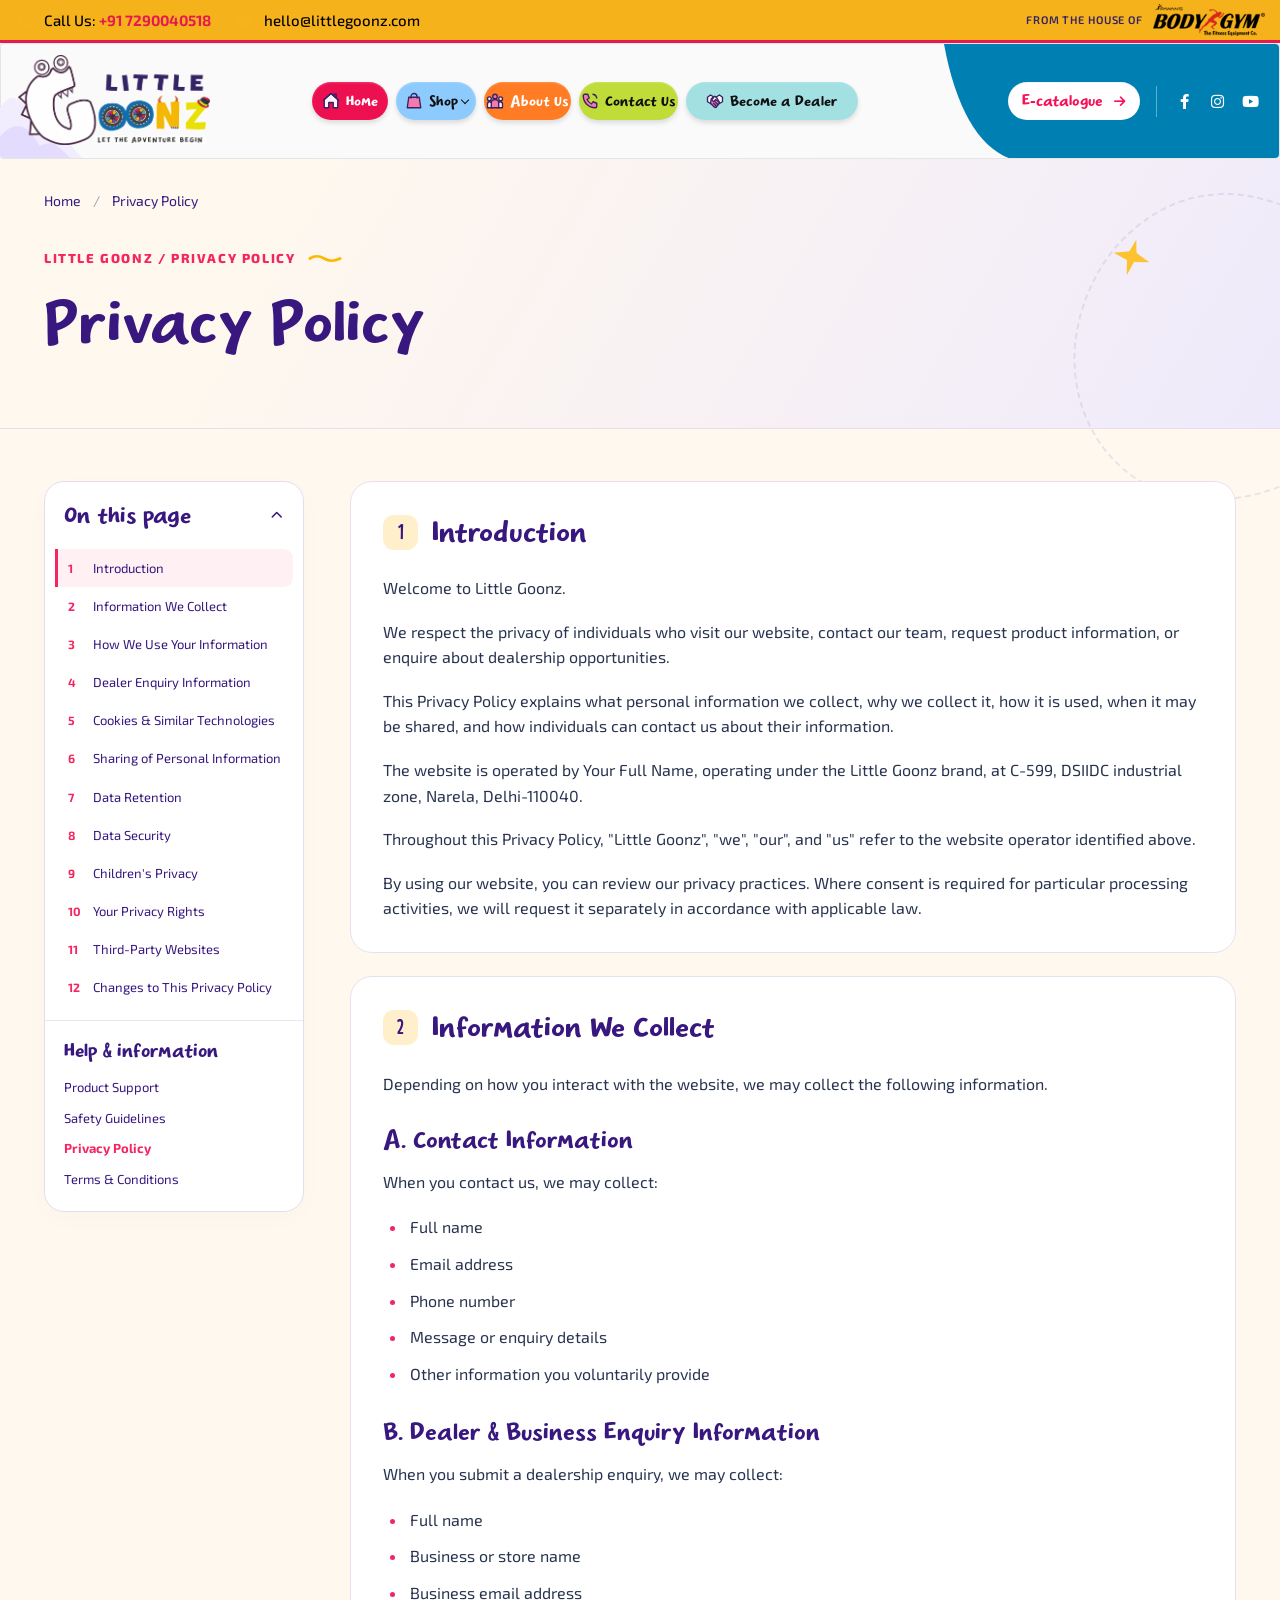
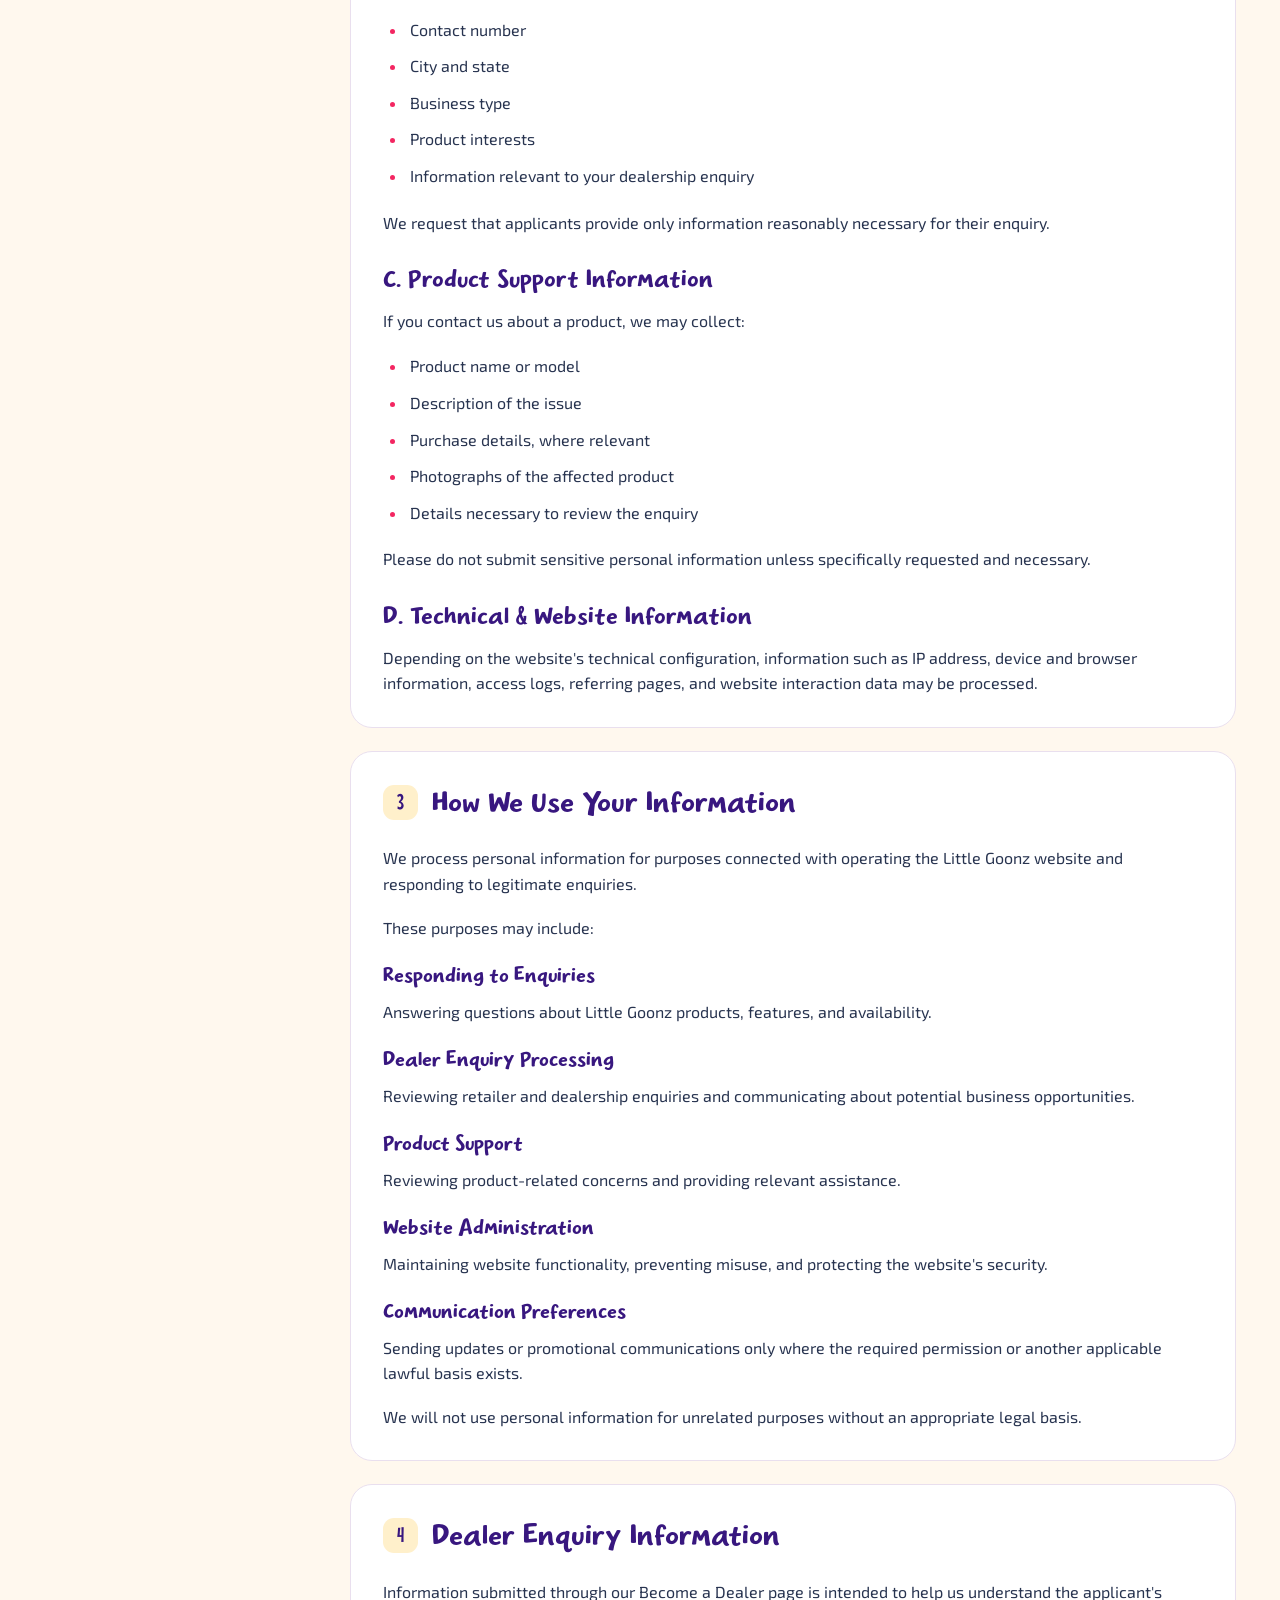
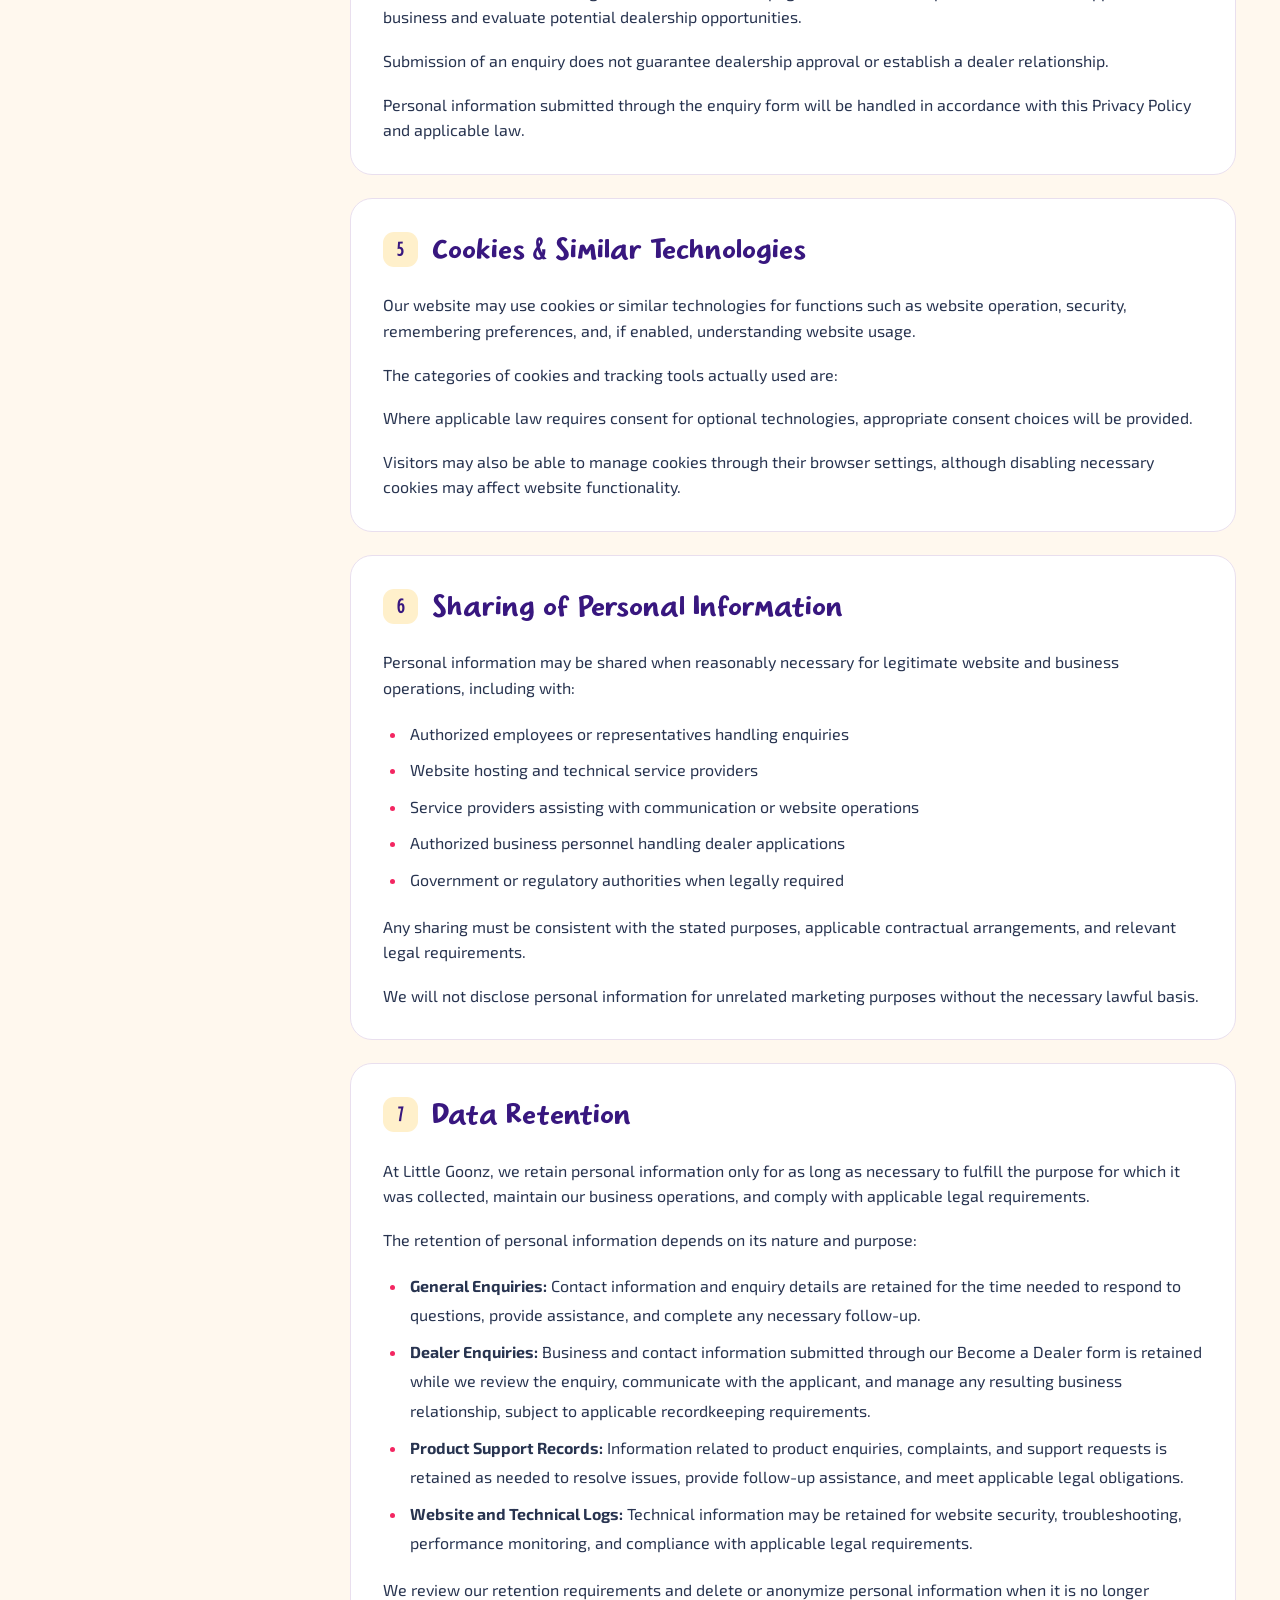
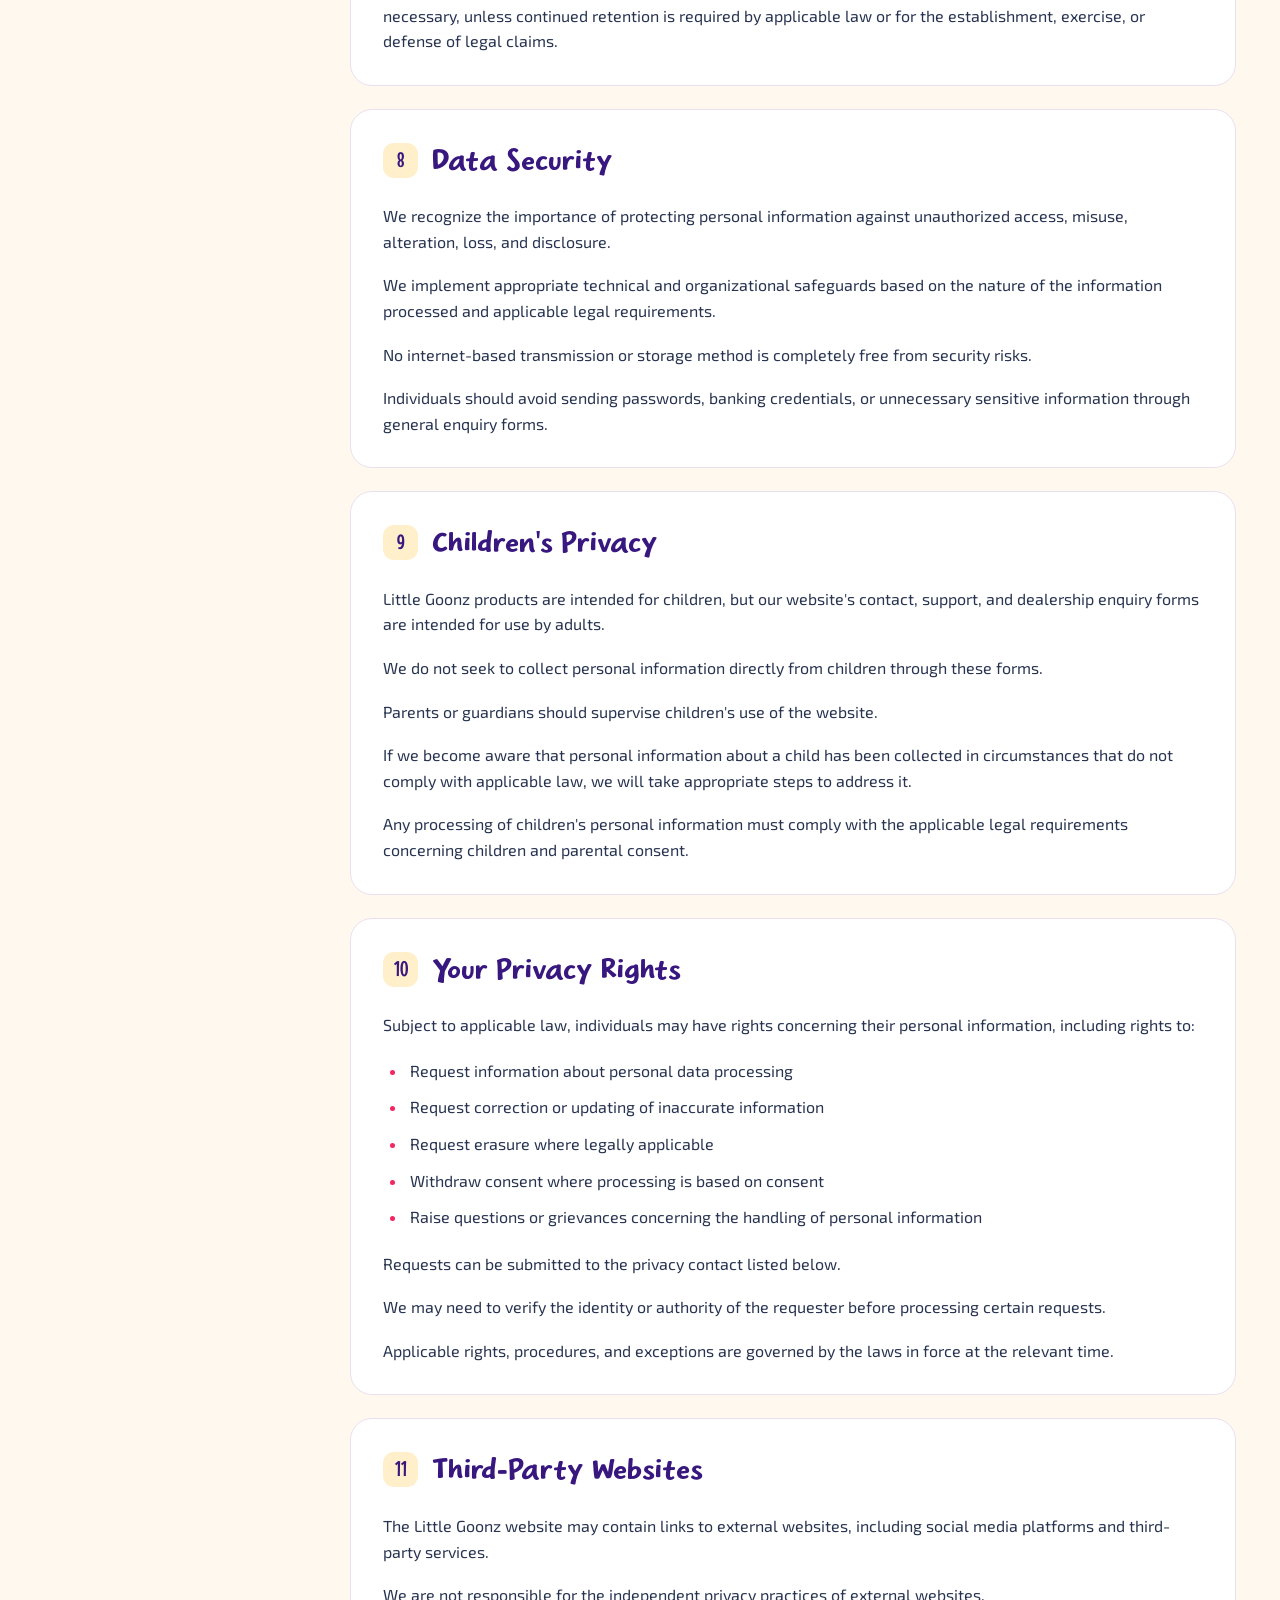
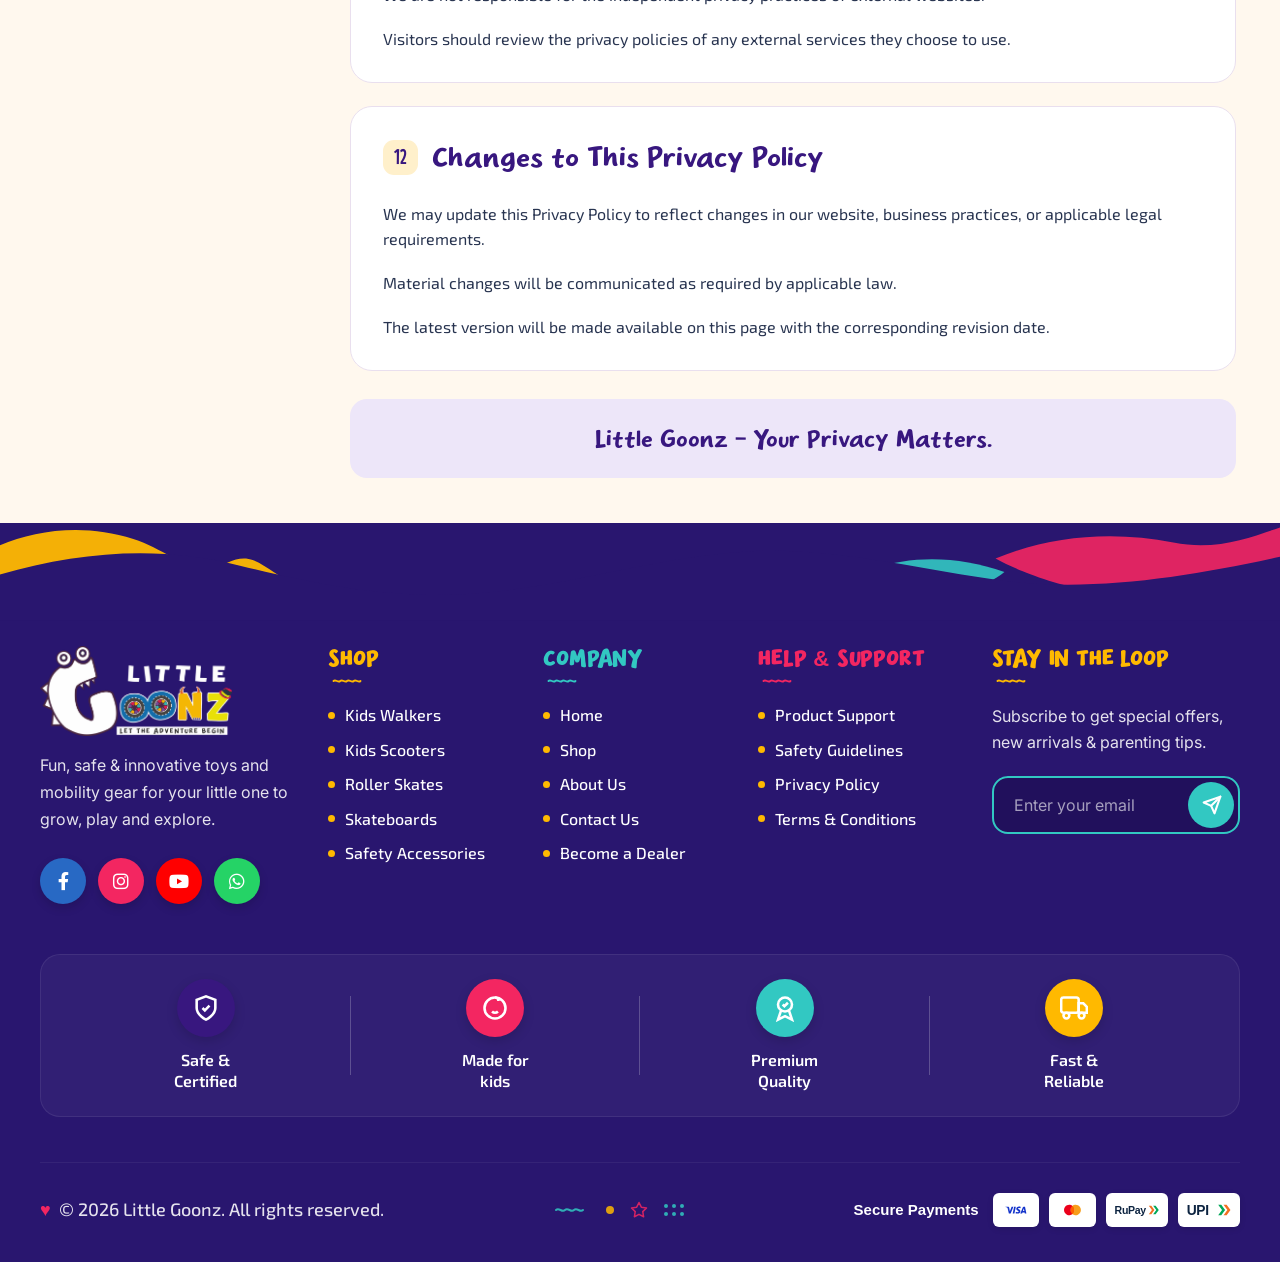
<file: privacy.html>
<!DOCTYPE html>
<html lang="en">

<head>

    <meta charset="UTF-8">
    <meta http-equiv="X-UA-Compatible" content="IE=edge">
    <meta name="viewport" content="width=device-width, initial-scale=1.0">
    <meta name="description"
        content="Little Goonz privacy policy for website visitors, product support and business enquiries.">
    <meta name="keywords" content="">
    <meta name="author" content="Awaiken">

    <title>Privacy Policy | Little Goonz</title>

    <link rel="shortcut icon" type="image/x-icon" href="images/logofav.png">
    <link rel="dns-prefetch" href="https://fonts.googleapis.com">
    <link rel="dns-prefetch" href="https://fonts.gstatic.com">
    <link rel="preload" href="fonts/IT Pimo Demo.otf" as="font" type="font/otf" crossorigin>

    <link rel="preconnect" href="https://fonts.googleapis.com">
    <link rel="preconnect" href="https://fonts.gstatic.com" crossorigin="">
    <link
        href="https://fonts.googleapis.com/css2?family=Inter:ital,opsz,wght@0,14..32,100..900;1,14..32,100..900&family=Mouse+Memoirs&display=swap"
        rel="stylesheet">

    <link href="css/bootstrap.min.css" rel="stylesheet" media="screen">

    <link href="css/slicknav.min.css" rel="stylesheet">

    <link rel="stylesheet" href="css/swiper-bundle.min.css">

    <link href="css/all.min.css" rel="stylesheet" media="screen">

    <link href="css/animate.min.css" rel="stylesheet">

    <link rel="stylesheet" href="css/magnific-popup.min.css">

    <link rel="stylesheet" href="css/mousecursor.min.css">

    <link rel="stylesheet" href="https://fonts.googleapis.com/css2?family=Exo+2:ital,wght@0,100..900;1,100..900&amp;display=swap">
    <link href="css/custom.min.css" rel="stylesheet" media="screen">

    <link rel="stylesheet" href="css/common.min.css">

    <link rel="stylesheet" href="css/privacy.min.css">
</head>

<body>

    <div class="topbar new-top branded-topbar">
        <div class="container">
            <div class="row align-items-center">
                <div class="col-lg-12">
                    <div class="topbar-content-info">
                        <div class="topbar-contact">
                            <a href="tel:7290040518"><i class="fa-solid fa-phone"></i> Call Us:
                                <strong>+91 7290040518</strong></a>
                            <a href="mailto:hello@littlegoonz.com"><i class="fa-solid fa-envelope"></i>
                                hello@littlegoonz.com</a>
                        </div>
                        <div class="topbar-partner-brand">
                            <span class="topbar-partner-text">From the house of</span>
                            <img class="topbar-partner-logo" src="images/logo.png" alt="Bodygym" width="280" height="79" decoding="async" fetchpriority="high">
                        </div>
                    </div>
                </div>
            </div>
        </div>
    </div>

    <header class="main-header reference-navbar">
        <div class="header-sticky">
            <nav class="navbar navbar-expand-lg">
                <div class="header-action-box">

                    <a class="navbar-brand" href="./">
                        <img src="images/companyslide1.png" alt="Logo" width="3158" height="1483" decoding="async">
                    </a>

                    <svg class="header-logo-spark" viewBox="0 0 21 28" fill="none" aria-hidden="true">
                        <path d="M3 12L7 2M8 15L16 7M11 21L19 18M12 26L18 26" stroke="#ff5275" stroke-width="2.5"
                            stroke-linecap="round" />
                    </svg>
                </div>

                <div class="main-menu">
                    <div class="collapse navbar-collapse">
                        <div class="nav-menu-wrapper">
                            <ul class="navbar-nav mr-auto" id="menu">
                                <li class="nav-item"><a class="nav-link" href="./">Home</a></li>
                                <li class="nav-item submenu"><a class="nav-link" href="shop.html">Shop</a>
                                    <ul>
                                        <li class="nav-item"><a class="nav-link" href="kids-walkers.html">Kids
                                                Walkers</a>
                                        </li>
                                        <li class="nav-item"><a class="nav-link" href="kids-scooters.html">Kids
                                                Scooters</a>
                                        </li>
                                        <li class="nav-item"><a class="nav-link" href="roller-skates.html">Roller
                                                Skates</a>
                                        </li>
                                        <li class="nav-item"><a class="nav-link" href="skateboards.html">Skateboards</a>
                                        </li>
                                        <li class="nav-item"><a class="nav-link" href="safety-accessories.html">Safety
                                                Accessories</a></li>
                                    </ul>
                                </li>

                                <li class="nav-item"><a class="nav-link" href="about.html">About Us</a></li>

                                <li class="nav-item"><a class="nav-link" href="contact.html">Contact Us</a></li>
                                <li class="nav-item"><a class="nav-link" href="become-a-dealer.html">Become a
                                        Dealer</a></li>
                            </ul>
                        </div>
                    </div>
                    <div class="header-nav-tools">
                        <svg class="header-plane-doodle" viewBox="0 0 86 54" fill="none" aria-hidden="true">
                            <path d="M4 14L22 14L7 27L8 17L19 15L12 22L18 27L17 19" stroke="#87d579" stroke-width="1.5"
                                stroke-linecap="round" stroke-linejoin="round" />
                            <path d="M18 29C26 47 56 51 59 30C62 8 36 12 48 33C57 50 75 46 85 36" stroke="#85c8da"
                                stroke-width=".7" stroke-dasharray="1.2 2.6" />
                        </svg>
                        <a class="header-shop-cta" href="Little Goonz Catalog 2026.pdf" target="_blank">E-catalogue<i
                                class="fa-solid fa-arrow-right"></i></a>
                        <div class="header-nav-social" aria-label="Social links">
                            <a href="#" aria-label="Facebook"><i class="fa-brands fa-facebook-f"></i></a>
                            <a href="https://www.instagram.com/littlegoonz.toys?rpxt=Ym1zbndhYWNpN3Zt"
                                aria-label="Instagram"><i class="fa-brands fa-instagram"></i></a>
                            <a href="#" aria-label="YouTube"><i class="fa-brands fa-youtube"></i></a>
                        </div>
                        <div class="navbar-toggle"></div>
                    </div>
                </div>

            </nav>
            <div class="responsive-menu"></div>
        </div>
    </header>

    <main class="help-main help-main--privacy">
        <section class="help-hero">
            <div class="help-container">
                <nav class="help-breadcrumb" aria-label="Breadcrumb">
                    <ol>
                        <li><a href="index.html">Home</a></li>
                        <li aria-current="page">Privacy Policy</li>
                    </ol>
                </nav>
                <p class="help-eyebrow">Little Goonz / Privacy Policy</p>
                <h1 class="help-title">Privacy Policy</h1>

            </div>
        </section>
        <div class="help-container help-layout">
            <aside class="help-sidebar">
                <details class="help-toc-panel" open>
                    <summary class="help-toc-summary">On this page <i class="fa-solid fa-chevron-down"
                            aria-hidden="true"></i></summary>
                    <nav class="help-toc" aria-label="On this page">
                        <ol>
                            <li><a href="#introduction"><span class="help-toc-number">1</span>Introduction</a></li>
                            <li><a href="#information-we-collect"><span class="help-toc-number">2</span>Information We
                                    Collect</a></li>
                            <li><a href="#how-we-use-your-information"><span class="help-toc-number">3</span>How We Use
                                    Your Information</a></li>
                            <li><a href="#dealer-enquiry-information"><span class="help-toc-number">4</span>Dealer
                                    Enquiry Information</a></li>
                            <li><a href="#cookies-similar-technologies"><span class="help-toc-number">5</span>Cookies
                                    &amp; Similar Technologies</a></li>
                            <li><a href="#sharing-of-personal-information"><span class="help-toc-number">6</span>Sharing
                                    of Personal Information</a></li>
                            <li><a href="#data-retention"><span class="help-toc-number">7</span>Data Retention</a></li>
                            <li><a href="#data-security"><span class="help-toc-number">8</span>Data Security</a></li>
                            <li><a href="#children-s-privacy"><span class="help-toc-number">9</span>Children&#x27;s
                                    Privacy</a></li>
                            <li><a href="#your-privacy-rights"><span class="help-toc-number">10</span>Your Privacy
                                    Rights</a></li>
                            <li><a href="#third-party-websites"><span class="help-toc-number">11</span>Third-Party
                                    Websites</a></li>
                            <li><a href="#changes-to-this-privacy-policy"><span class="help-toc-number">12</span>Changes
                                    to This Privacy Policy</a></li>
                        </ol>
                    </nav>
                    <nav class="help-related-nav" aria-label="Help pages">
                        <h2>Help &amp; information</h2><a href="product-support.html">Product Support</a>
                        <a href="safety-guidelines.html">Safety Guidelines</a>
                        <a href="privacy.html" aria-current="page">Privacy Policy</a>
                        <a href="terms.html">Terms &amp; Conditions</a>
                    </nav>
                </details>
            </aside>
            <article class="help-article" aria-label="Privacy Policy content">
                <section class="help-section" id="introduction">
                    <h2><span class="help-section-number">1</span>Introduction</h2>
                    <div class="help-text">
                        <p>Welcome to Little Goonz.</p>
                        <p>We respect the privacy of individuals who visit our website, contact our team, request
                            product information, or enquire about dealership opportunities.</p>
                        <p>This Privacy Policy explains what personal information we collect, why we collect it, how it
                            is used, when it may be shared, and how individuals can contact us about their information.
                        </p>
                        <p>The website is operated by Your Full Name, operating under the Little Goonz brand, at C-599,
                            DSIIDC industrial zone, Narela, Delhi-110040.</p>
                        <p>Throughout this Privacy Policy, "Little Goonz", "we", "our", and "us" refer to the website
                            operator identified above.</p>
                        <p>By using our website, you can review our privacy practices. Where consent is required for
                            particular processing activities, we will request it separately in accordance with
                            applicable law.</p>
                    </div>
                </section>
                <section class="help-section" id="information-we-collect">
                    <h2><span class="help-section-number">2</span>Information We Collect</h2>
                    <div class="help-text">
                        <p>Depending on how you interact with the website, we may collect the following information.</p>
                        <h3>A. Contact Information</h3>
                        <p>When you contact us, we may collect:</p>
                        <ul>
                            <li>Full name</li>
                            <li>Email address</li>
                            <li>Phone number</li>
                            <li>Message or enquiry details</li>
                            <li>Other information you voluntarily provide</li>
                        </ul>
                        <h3>B. Dealer &amp; Business Enquiry Information</h3>
                        <p>When you submit a dealership enquiry, we may collect:</p>
                        <ul>
                            <li>Full name</li>
                            <li>Business or store name</li>
                            <li>Business email address</li>
                            <li>Contact number</li>
                            <li>City and state</li>
                            <li>Business type</li>
                            <li>Product interests</li>
                            <li>Information relevant to your dealership enquiry</li>
                        </ul>
                        <p>We request that applicants provide only information reasonably necessary for their enquiry.
                        </p>
                        <h3>C. Product Support Information</h3>
                        <p>If you contact us about a product, we may collect:</p>
                        <ul>
                            <li>Product name or model</li>
                            <li>Description of the issue</li>
                            <li>Purchase details, where relevant</li>
                            <li>Photographs of the affected product</li>
                            <li>Details necessary to review the enquiry</li>
                        </ul>
                        <p>Please do not submit sensitive personal information unless specifically requested and
                            necessary.</p>
                        <h3>D. Technical &amp; Website Information</h3>
                        <p>Depending on the website's technical configuration, information such as IP address, device
                            and browser information, access logs, referring pages, and website interaction data may be
                            processed.</p>

                    </div>
                </section>
                <section class="help-section" id="how-we-use-your-information">
                    <h2><span class="help-section-number">3</span>How We Use Your Information</h2>
                    <div class="help-text">
                        <p>We process personal information for purposes connected with operating the Little Goonz
                            website and responding to legitimate enquiries.</p>
                        <p>These purposes may include:</p>
                        <h4>Responding to Enquiries</h4>
                        <p>Answering questions about Little Goonz products, features, and availability.</p>
                        <h4>Dealer Enquiry Processing</h4>
                        <p>Reviewing retailer and dealership enquiries and communicating about potential business
                            opportunities.</p>
                        <h4>Product Support</h4>
                        <p>Reviewing product-related concerns and providing relevant assistance.</p>
                        <h4>Website Administration</h4>
                        <p>Maintaining website functionality, preventing misuse, and protecting the website's security.
                        </p>
                        <h4>Communication Preferences</h4>
                        <p>Sending updates or promotional communications only where the required permission or another
                            applicable lawful basis exists.</p>
                        <p>We will not use personal information for unrelated purposes without an appropriate legal
                            basis.</p>
                    </div>
                </section>
                <section class="help-section" id="dealer-enquiry-information">
                    <h2><span class="help-section-number">4</span>Dealer Enquiry Information</h2>
                    <div class="help-text">
                        <p>Information submitted through our Become a Dealer page is intended to help us understand the
                            applicant's business and evaluate potential dealership opportunities.</p>
                        <p>Submission of an enquiry does not guarantee dealership approval or establish a dealer
                            relationship.</p>
                        <p>Personal information submitted through the enquiry form will be handled in accordance with
                            this Privacy Policy and applicable law.</p>
                    </div>
                </section>
                <section class="help-section" id="cookies-similar-technologies">
                    <h2><span class="help-section-number">5</span>Cookies &amp; Similar Technologies</h2>
                    <div class="help-text">
                        <p>Our website may use cookies or similar technologies for functions such as website operation,
                            security, remembering preferences, and, if enabled, understanding website usage.</p>
                        <p>The categories of cookies and tracking tools actually used are:</p>

                        <p>Where applicable law requires consent for optional technologies, appropriate consent choices
                            will be provided.</p>
                        <p>Visitors may also be able to manage cookies through their browser settings, although
                            disabling necessary cookies may affect website functionality.</p>
                    </div>
                </section>
                <section class="help-section" id="sharing-of-personal-information">
                    <h2><span class="help-section-number">6</span>Sharing of Personal Information</h2>
                    <div class="help-text">
                        <p>Personal information may be shared when reasonably necessary for legitimate website and
                            business operations, including with:</p>
                        <ul>
                            <li>Authorized employees or representatives handling enquiries</li>
                            <li>Website hosting and technical service providers</li>
                            <li>Service providers assisting with communication or website operations</li>
                            <li>Authorized business personnel handling dealer applications</li>
                            <li>Government or regulatory authorities when legally required</li>
                        </ul>
                        <p>Any sharing must be consistent with the stated purposes, applicable contractual arrangements,
                            and relevant legal requirements.</p>

                        <p>We will not disclose personal information for unrelated marketing purposes without the
                            necessary lawful basis.</p>
                    </div>
                </section>
                <section class="help-section" id="data-retention">
                    <h2><span class="help-section-number">7</span>Data Retention</h2>
                    <div class="help-text">
                        <p>At Little Goonz, we retain personal information only for as long as necessary to fulfill the
                            purpose for which it was collected, maintain our business operations, and comply with
                            applicable legal requirements.</p>
                        <p>The retention of personal information depends on its nature and purpose:</p>
                        <ul>
                            <li><strong>General Enquiries:</strong> Contact information and enquiry details are retained
                                for the time needed to respond to questions, provide assistance, and complete any
                                necessary follow-up.</li>
                            <li><strong>Dealer Enquiries:</strong> Business and contact information submitted through our
                                Become a Dealer form is retained while we review the enquiry, communicate with the
                                applicant, and manage any resulting business relationship, subject to applicable
                                recordkeeping requirements.</li>
                            <li><strong>Product Support Records:</strong> Information related to product enquiries,
                                complaints, and support requests is retained as needed to resolve issues, provide
                                follow-up assistance, and meet applicable legal obligations.</li>
                            <li><strong>Website and Technical Logs:</strong> Technical information may be retained for
                                website security, troubleshooting, performance monitoring, and compliance with applicable
                                legal requirements.</li>
                        </ul>
                        <p>We review our retention requirements and delete or anonymize personal information when it is
                            no longer necessary, unless continued retention is required by applicable law or for the
                            establishment, exercise, or defense of legal claims.</p>
                    </div>
                </section>
                <section class="help-section" id="data-security">
                    <h2><span class="help-section-number">8</span>Data Security</h2>
                    <div class="help-text">
                        <p>We recognize the importance of protecting personal information against unauthorized access,
                            misuse, alteration, loss, and disclosure.</p>
                        <p>We implement appropriate technical and organizational safeguards based on the nature of the
                            information processed and applicable legal requirements.</p>

                        <p>No internet-based transmission or storage method is completely free from security risks.</p>
                        <p>Individuals should avoid sending passwords, banking credentials, or unnecessary sensitive
                            information through general enquiry forms.</p>
                    </div>
                </section>
                <section class="help-section" id="children-s-privacy">
                    <h2><span class="help-section-number">9</span>Children&#x27;s Privacy</h2>
                    <div class="help-text">
                        <p>Little Goonz products are intended for children, but our website's contact, support, and
                            dealership enquiry forms are intended for use by adults.</p>
                        <p>We do not seek to collect personal information directly from children through these forms.
                        </p>
                        <p>Parents or guardians should supervise children's use of the website.</p>
                        <p>If we become aware that personal information about a child has been collected in
                            circumstances that do not comply with applicable law, we will take appropriate steps to
                            address it.</p>
                        <p>Any processing of children's personal information must comply with the applicable legal
                            requirements concerning children and parental consent.</p>
                    </div>
                </section>
                <section class="help-section" id="your-privacy-rights">
                    <h2><span class="help-section-number">10</span>Your Privacy Rights</h2>
                    <div class="help-text">
                        <p>Subject to applicable law, individuals may have rights concerning their personal information,
                            including rights to:</p>
                        <ul>
                            <li>Request information about personal data processing</li>
                            <li>Request correction or updating of inaccurate information</li>
                            <li>Request erasure where legally applicable</li>
                            <li>Withdraw consent where processing is based on consent</li>
                            <li>Raise questions or grievances concerning the handling of personal information</li>
                        </ul>
                        <p>Requests can be submitted to the privacy contact listed below.</p>
                        <p>We may need to verify the identity or authority of the requester before processing certain
                            requests.</p>
                        <p>Applicable rights, procedures, and exceptions are governed by the laws in force at the
                            relevant time.</p>
                    </div>
                </section>
                <section class="help-section" id="third-party-websites">
                    <h2><span class="help-section-number">11</span>Third-Party Websites</h2>
                    <div class="help-text">
                        <p>The Little Goonz website may contain links to external websites, including social media
                            platforms and third-party services.</p>
                        <p>We are not responsible for the independent privacy practices of external websites.</p>
                        <p>Visitors should review the privacy policies of any external services they choose to use.</p>
                    </div>
                </section>
                <section class="help-section" id="changes-to-this-privacy-policy">
                    <h2><span class="help-section-number">12</span>Changes to This Privacy Policy</h2>
                    <div class="help-text">
                        <p>We may update this Privacy Policy to reflect changes in our website, business practices, or
                            applicable legal requirements.</p>
                        <p>Material changes will be communicated as required by applicable law.</p>
                        <p>The latest version will be made available on this page with the corresponding revision date.
                        </p>
                    </div>
                </section>
                <p class="help-signoff">Little Goonz – Your Privacy Matters.</p>
            </article>
        </div>
    </main>

    <footer class="lg-footer" id="main-footer">

        <div class="lg-footer__wave-wrap" aria-hidden="true">
            <svg class="lg-footer__wave-svg" viewBox="0 0 1440 110" fill="none" xmlns="http://www.w3.org/2000/svg"
                preserveAspectRatio="none">

                <path
                    d="M0 25C40 8 95 0 150 18C185 29 210 55 240 50C255 47 268 35 285 42C300 48 315 62 330 68C270 95 140 105 0 85V25Z"
                    fill="#FFB900" opacity="0.95" />

                <path
                    d="M1120 40C1180 15 1250 8 1320 22C1370 32 1410 15 1440 5V85C1380 98 1260 90 1180 65C1150 55 1135 48 1120 40Z"
                    fill="#F32661" opacity="0.9" />

                <path d="M980 52C1030 35 1080 38 1130 55C1100 80 1040 88 980 75V52Z" fill="#32C8C2" opacity="0.9" />

                <path
                    d="M0 58C90 32 180 25 270 48C360 70 450 88 550 78C650 68 740 38 840 32C940 26 1030 52 1130 65C1230 78 1340 60 1440 38V110H0V58Z"
                    fill="#29166F" />
            </svg>
        </div>

        <div class="lg-footer__container">

            <div class="lg-footer__grid">

                <div class="lg-footer__brand">

                    <a href="index.html" class="lg-footer__logo-link">
                        <img src="images/companyslide1.png" alt="Little Goonz" class="lg-footer__logo-img" width="3158" height="1483" decoding="async" loading="lazy">
                    </a>

                    <p class="lg-footer__description">
                        Fun, safe &amp; innovative toys and mobility gear for your little one to grow, play and explore.
                    </p>

                    <div class="lg-footer__socials">
                        <a href="#" class="lg-footer__social-btn lg-footer__social-fb" aria-label="Facebook"
                            title="Facebook">
                            <i class="fa-brands fa-facebook-f"></i>
                        </a>
                        <a href="https://www.instagram.com/littlegoonz.toys?rpxt=Ym1zbndhYWNpN3Zt"
                            class="lg-footer__social-btn lg-footer__social-ig" aria-label="Instagram" title="Instagram">
                            <i class="fa-brands fa-instagram"></i>
                        </a>
                        <a href="#" class="lg-footer__social-btn lg-footer__social-yt" aria-label="YouTube"
                            title="YouTube">
                            <i class="fa-brands fa-youtube"></i>
                        </a>
                        <a href="#" class="lg-footer__social-btn lg-footer__social-wa" aria-label="WhatsApp"
                            title="WhatsApp">
                            <i class="fa-brands fa-whatsapp"></i>
                        </a>
                    </div>
                </div>

                <div class="lg-footer__col lg-footer__col-shop">
                    <div class="lg-footer__heading-wrap">
                        <h3 class="lg-footer__heading lg-footer__heading--yellow">SHOP</h3>
                        <svg class="lg-footer__wavy-underline" viewBox="0 0 40 8" fill="none"
                            xmlns="http://www.w3.org/2000/svg">
                            <path d="M2 4C5 1 8 7 11 4C14 1 17 7 20 4C23 1 26 7 29 4C32 1 35 7 38 4"
                                stroke="currentColor" stroke-width="2.5" stroke-linecap="round"
                                stroke-linejoin="round" />
                        </svg>
                    </div>
                    <ul class="lg-footer__list">
                        <li class="lg-footer__item">
                            <span class="lg-footer__bullet" aria-hidden="true"></span>
                            <a href="kids-walkers.html" class="lg-footer__link">Kids Walkers</a>
                        </li>
                        <li class="lg-footer__item">
                            <span class="lg-footer__bullet" aria-hidden="true"></span>
                            <a href="kids-scooters.html" class="lg-footer__link">Kids Scooters</a>
                        </li>
                        <li class="lg-footer__item">
                            <span class="lg-footer__bullet" aria-hidden="true"></span>
                            <a href="roller-skates.html" class="lg-footer__link">Roller Skates</a>
                        </li>
                        <li class="lg-footer__item">
                            <span class="lg-footer__bullet" aria-hidden="true"></span>
                            <a href="skateboards.html" class="lg-footer__link">Skateboards</a>
                        </li>
                        <li class="lg-footer__item">
                            <span class="lg-footer__bullet" aria-hidden="true"></span>
                            <a href="safety-accessories.html" class="lg-footer__link">Safety Accessories</a>
                        </li>
                    </ul>
                </div>

                <div class="lg-footer__col lg-footer__col-company">
                    <div class="lg-footer__heading-wrap">
                        <h3 class="lg-footer__heading lg-footer__heading--turquoise">COMPANY</h3>
                        <svg class="lg-footer__wavy-underline" viewBox="0 0 40 8" fill="none"
                            xmlns="http://www.w3.org/2000/svg">
                            <path d="M2 4C5 1 8 7 11 4C14 1 17 7 20 4C23 1 26 7 29 4C32 1 35 7 38 4"
                                stroke="currentColor" stroke-width="2.5" stroke-linecap="round"
                                stroke-linejoin="round" />
                        </svg>
                    </div>
                    <ul class="lg-footer__list">
                        <li class="lg-footer__item">
                            <span class="lg-footer__bullet" aria-hidden="true"></span>
                            <a href="./" class="lg-footer__link">Home</a>
                        </li>
                        <li class="lg-footer__item">
                            <span class="lg-footer__bullet" aria-hidden="true"></span>
                            <a href="shop.html" class="lg-footer__link">Shop</a>
                        </li>
                        <li class="lg-footer__item">
                            <span class="lg-footer__bullet" aria-hidden="true"></span>
                            <a href="about.html" class="lg-footer__link">About Us</a>
                        </li>
                        <li class="lg-footer__item">
                            <span class="lg-footer__bullet" aria-hidden="true"></span>
                            <a href="contact.html" class="lg-footer__link">Contact Us</a>
                        </li>
                        <li class="lg-footer__item">
                            <span class="lg-footer__bullet" aria-hidden="true"></span>
                            <a href="become-a-dealer.html" class="lg-footer__link">Become a Dealer</a>
                        </li>
                    </ul>
                </div>

                <div class="lg-footer__col lg-footer__col-support">
                    <div class="lg-footer__heading-wrap">
                        <h3 class="lg-footer__heading lg-footer__heading--pink">HELP &amp; SUPPORT</h3>
                        <svg class="lg-footer__wavy-underline" viewBox="0 0 40 8" fill="none"
                            xmlns="http://www.w3.org/2000/svg">
                            <path d="M2 4C5 1 8 7 11 4C14 1 17 7 20 4C23 1 26 7 29 4C32 1 35 7 38 4"
                                stroke="currentColor" stroke-width="2.5" stroke-linecap="round"
                                stroke-linejoin="round" />
                        </svg>
                    </div>
                    <ul class="lg-footer__list">
                        <li class="lg-footer__item">
                            <span class="lg-footer__bullet" aria-hidden="true"></span>
                            <a href="product-support.html" class="lg-footer__link">Product Support</a>
                        </li>
                        <li class="lg-footer__item">
                            <span class="lg-footer__bullet" aria-hidden="true"></span>
                            <a href="safety-guidelines.html" class="lg-footer__link">Safety Guidelines</a>
                        </li>
                        <li class="lg-footer__item">
                            <span class="lg-footer__bullet" aria-hidden="true"></span>
                            <a href="privacy.html" class="lg-footer__link">Privacy Policy</a>
                        </li>
                        <li class="lg-footer__item">
                            <span class="lg-footer__bullet" aria-hidden="true"></span>
                            <a href="terms.html" class="lg-footer__link">Terms &amp; Conditions</a>
                        </li>
                    </ul>
                </div>

                <div class="lg-footer__col lg-footer__col-newsletter">
                    <div class="lg-footer__heading-wrap">
                        <h3 class="lg-footer__heading lg-footer__heading--yellow">STAY IN THE LOOP</h3>
                        <svg class="lg-footer__wavy-underline" viewBox="0 0 40 8" fill="none"
                            xmlns="http://www.w3.org/2000/svg">
                            <path d="M2 4C5 1 8 7 11 4C14 1 17 7 20 4C23 1 26 7 29 4C32 1 35 7 38 4"
                                stroke="currentColor" stroke-width="2.5" stroke-linecap="round"
                                stroke-linejoin="round" />
                        </svg>
                    </div>
                    <p class="lg-footer__newsletter-text">
                        Subscribe to get special offers, new arrivals &amp; parenting tips.
                    </p>

                    <form class="lg-footer__form" action="#" method="POST" onsubmit="event.preventDefault();">
                        <div class="lg-footer__input-wrap">
                            <input type="email" class="lg-footer__input" placeholder="Enter your email" required
                                aria-label="Enter your email address">
                            <button type="submit" class="lg-footer__submit-btn" aria-label="Subscribe to newsletter">
                                <svg viewBox="0 0 24 24" fill="none" stroke="currentColor" stroke-width="2.5"
                                    stroke-linecap="round" stroke-linejoin="round">
                                    <line x1="22" y1="2" x2="11" y2="13" />
                                    <polygon points="22 2 15 22 11 13 2 9 22 2" />
                                </svg>
                            </button>
                        </div>
                    </form>
                </div>

            </div>

            <div class="lg-footer__trust">

                <div class="lg-footer__trust-item">
                    <div class="lg-footer__trust-icon-box lg-footer__trust-purple" aria-hidden="true">
                        <svg viewBox="0 0 24 24">
                            <path d="M12 22s8-4 8-10V5l-8-3-8 3v7c0 6 8 10 8 10z" />
                            <path d="m9 12 2 2 4-4" />
                        </svg>
                    </div>
                    <p class="lg-footer__trust-text">Safe &amp;<br>Certified</p>
                </div>

                <div class="lg-footer__trust-item">
                    <div class="lg-footer__trust-icon-box lg-footer__trust-pink" aria-hidden="true">
                        <svg viewBox="0 0 24 24">
                            <circle cx="12" cy="12" r="9" />
                            <path d="M9 10h.01" />
                            <path d="M15 10h.01" />
                            <path d="M9.5 15a3.5 3.5 0 0 0 5 0" />
                            <path d="M12 3a3 3 0 0 1 3 3" />
                        </svg>
                    </div>
                    <p class="lg-footer__trust-text">Made for<br>kids</p>
                </div>

                <div class="lg-footer__trust-item">
                    <div class="lg-footer__trust-icon-box lg-footer__trust-turquoise" aria-hidden="true">
                        <svg viewBox="0 0 24 24">
                            <circle cx="12" cy="9" r="6" />
                            <path d="m8.5 14.5-2.5 7.5 6-3 6 3-2.5-7.5" />
                            <path d="m10 9 1.5 1.5 3-3" />
                        </svg>
                    </div>
                    <p class="lg-footer__trust-text">Premium<br>Quality</p>
                </div>

                <div class="lg-footer__trust-item">
                    <div class="lg-footer__trust-icon-box lg-footer__trust-yellow" aria-hidden="true">
                        <svg viewBox="0 0 24 24">
                            <rect x="1" y="3" width="15" height="13" rx="2" />
                            <polygon points="16 8 20 8 23 11 23 16 16 16 16 8" />
                            <circle cx="5.5" cy="18.5" r="2.5" />
                            <circle cx="18.5" cy="18.5" r="2.5" />
                        </svg>
                    </div>
                    <p class="lg-footer__trust-text">Fast &amp;<br>Reliable</p>
                </div>
            </div>

            <hr class="lg-footer__divider">

            <div class="lg-footer__bottom">

                <p class="lg-footer__copyright">
                    <span class="lg-footer__heart-icon" aria-hidden="true">♥</span>
                    &copy; 2026 Little Goonz. All rights reserved.
                </p>

                <div class="lg-footer__bottom-decor" aria-hidden="true">

                    <svg class="lg-footer__decor-squiggle" viewBox="0 0 36 8" fill="none">
                        <path d="M2 4C5 1 8 7 11 4C14 1 17 7 20 4C23 1 26 7 29 4C32 1 35 7" stroke="#32C8C2"
                            stroke-width="2" stroke-linecap="round" />
                    </svg>

                    <span class="lg-footer__decor-dot"></span>

                    <svg class="lg-footer__decor-star" viewBox="0 0 24 24" fill="none" stroke="#F32661" stroke-width="2"
                        stroke-linecap="round" stroke-linejoin="round">
                        <polygon
                            points="12 2 15.09 8.26 22 9.27 17 14.14 18.18 21.02 12 17.77 5.82 21.02 7 14.14 2 9.27 8.91 8.26 12 2" />
                    </svg>

                    <div class="lg-footer__decor-grid">
                        <span class="lg-footer__decor-grid-dot"></span>
                        <span class="lg-footer__decor-grid-dot"></span>
                        <span class="lg-footer__decor-grid-dot"></span>
                        <span class="lg-footer__decor-grid-dot"></span>
                        <span class="lg-footer__decor-grid-dot"></span>
                        <span class="lg-footer__decor-grid-dot"></span>
                    </div>
                </div>

                <div class="lg-footer__payments">
                    <span class="lg-footer__payments-label">Secure Payments</span>
                    <div class="lg-footer__payment-badges">

                        <div class="lg-footer__payment-badge" title="Visa">
                            <img src="images/icon-payment-options-5.svg" alt="Visa" width="46" height="30" decoding="async" loading="lazy">
                        </div>

                        <div class="lg-footer__payment-badge" title="Mastercard">
                            <img src="images/icon-payment-options-6.svg" alt="Mastercard" width="46" height="30" decoding="async" loading="lazy">
                        </div>

                        <div class="lg-footer__payment-badge" title="RuPay">
                            <svg viewBox="0 0 74 24" width="48" height="18" fill="none"
                                xmlns="http://www.w3.org/2000/svg">
                                <text x="1" y="18" font-family="'Fredoka', Arial, sans-serif" font-weight="900"
                                    font-size="17" fill="#0C2340" letter-spacing="-0.5">RuPay</text>
                                <polygon points="56,5 61,12 56,19 60,19 65,12 60,5" fill="#F37021" />
                                <polygon points="63,5 68,12 63,19 67,19 72,12 67,5" fill="#00A859" />
                            </svg>
                        </div>

                        <div class="lg-footer__payment-badge" title="UPI">
                            <svg viewBox="0 0 60 24" width="46" height="18" fill="none"
                                xmlns="http://www.w3.org/2000/svg">
                                <text x="1" y="18" font-family="'Fredoka', Arial, sans-serif" font-weight="900"
                                    font-size="18" fill="#0C2340" letter-spacing="-0.5">UPI</text>
                                <polygon points="42,5 47,12 42,19 46,19 51,12 46,5" fill="#00A859" />
                                <polygon points="49,5 54,12 49,19 53,19 58,12 53,5" fill="#F37021" />
                            </svg>
                        </div>
                    </div>
                </div>
            </div>

        </div>
    </footer>

    <script src="js/jquery-3.7.1.min.js" defer></script>

    <script src="js/jquery.slicknav.min.js" defer></script>

    <script src="js/SmoothScroll.min.js" defer></script>

    <script src="js/gsap.min.js" defer></script>
    <script src="js/magiccursor.min.js" defer></script>

    <script src="js/function.min.js" defer></script>

    <script src="js/privacy.min.js" defer></script>

</body>

</html>
</file>
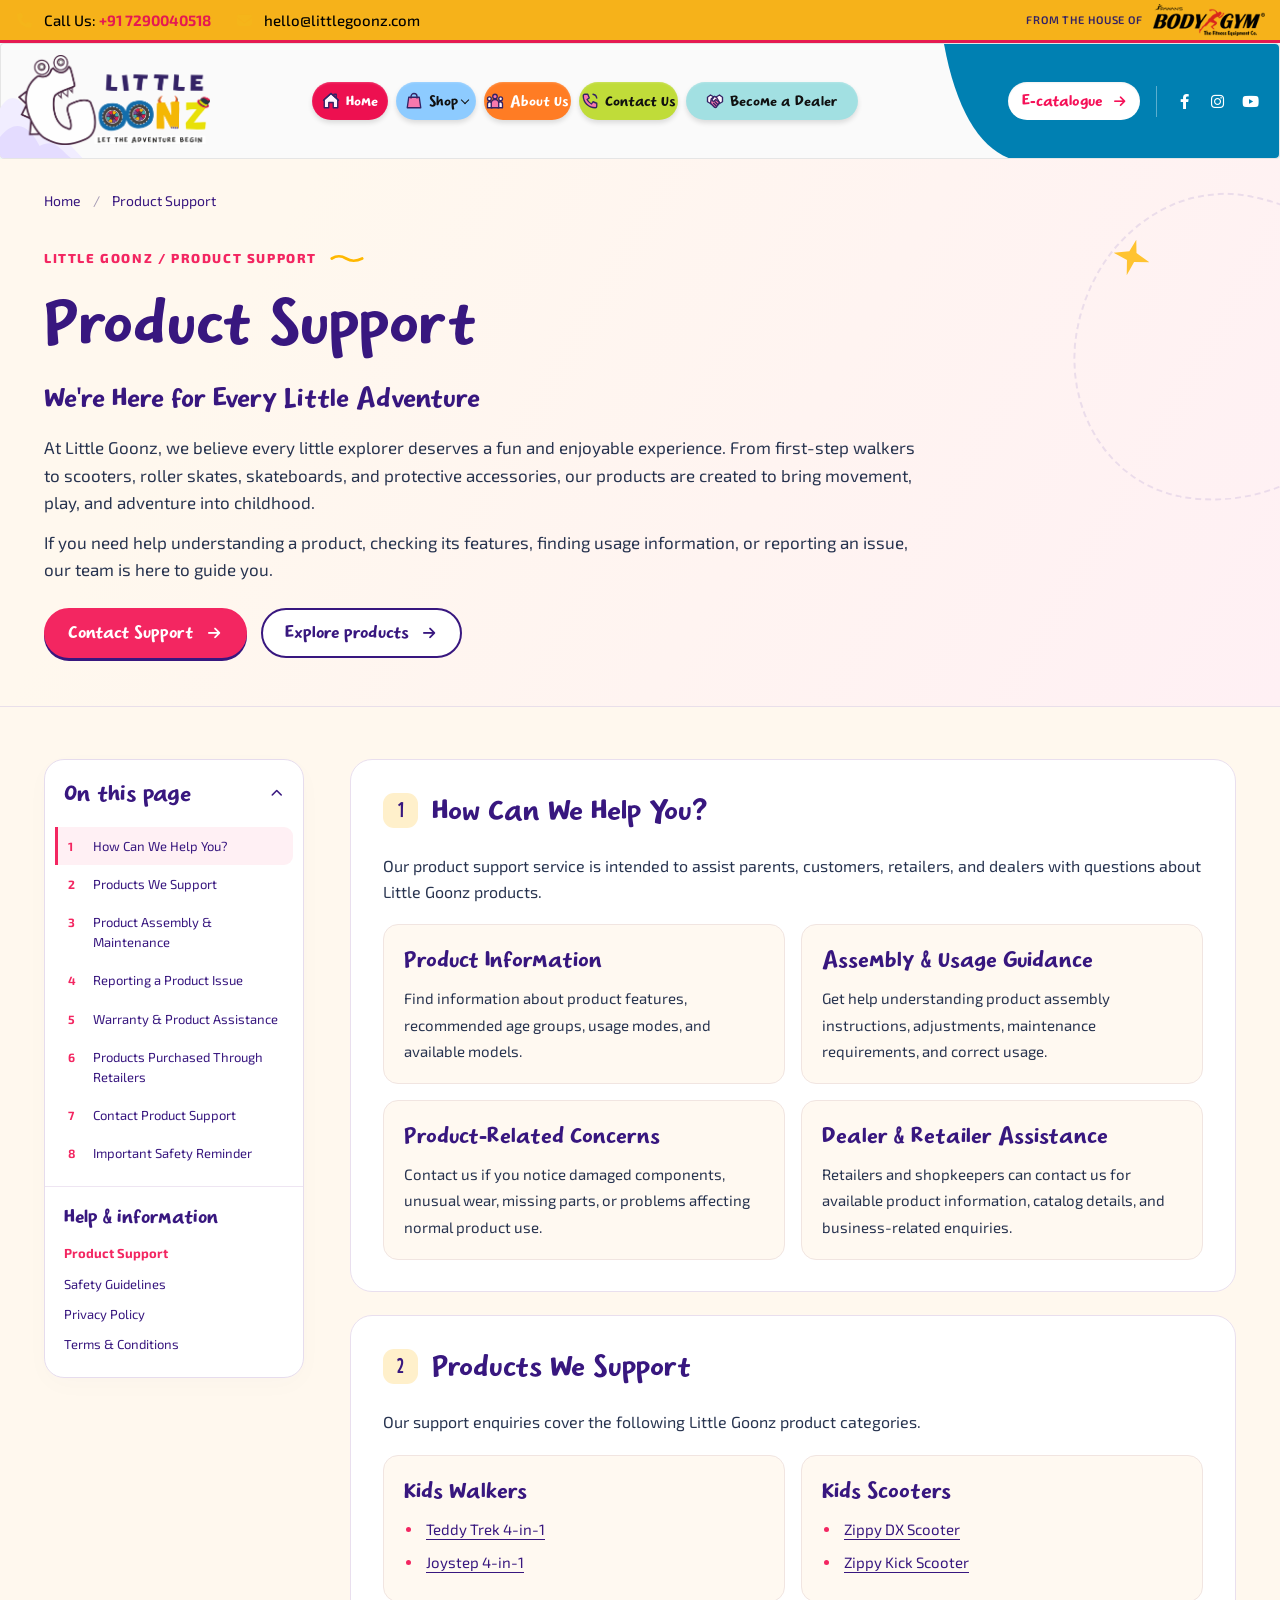
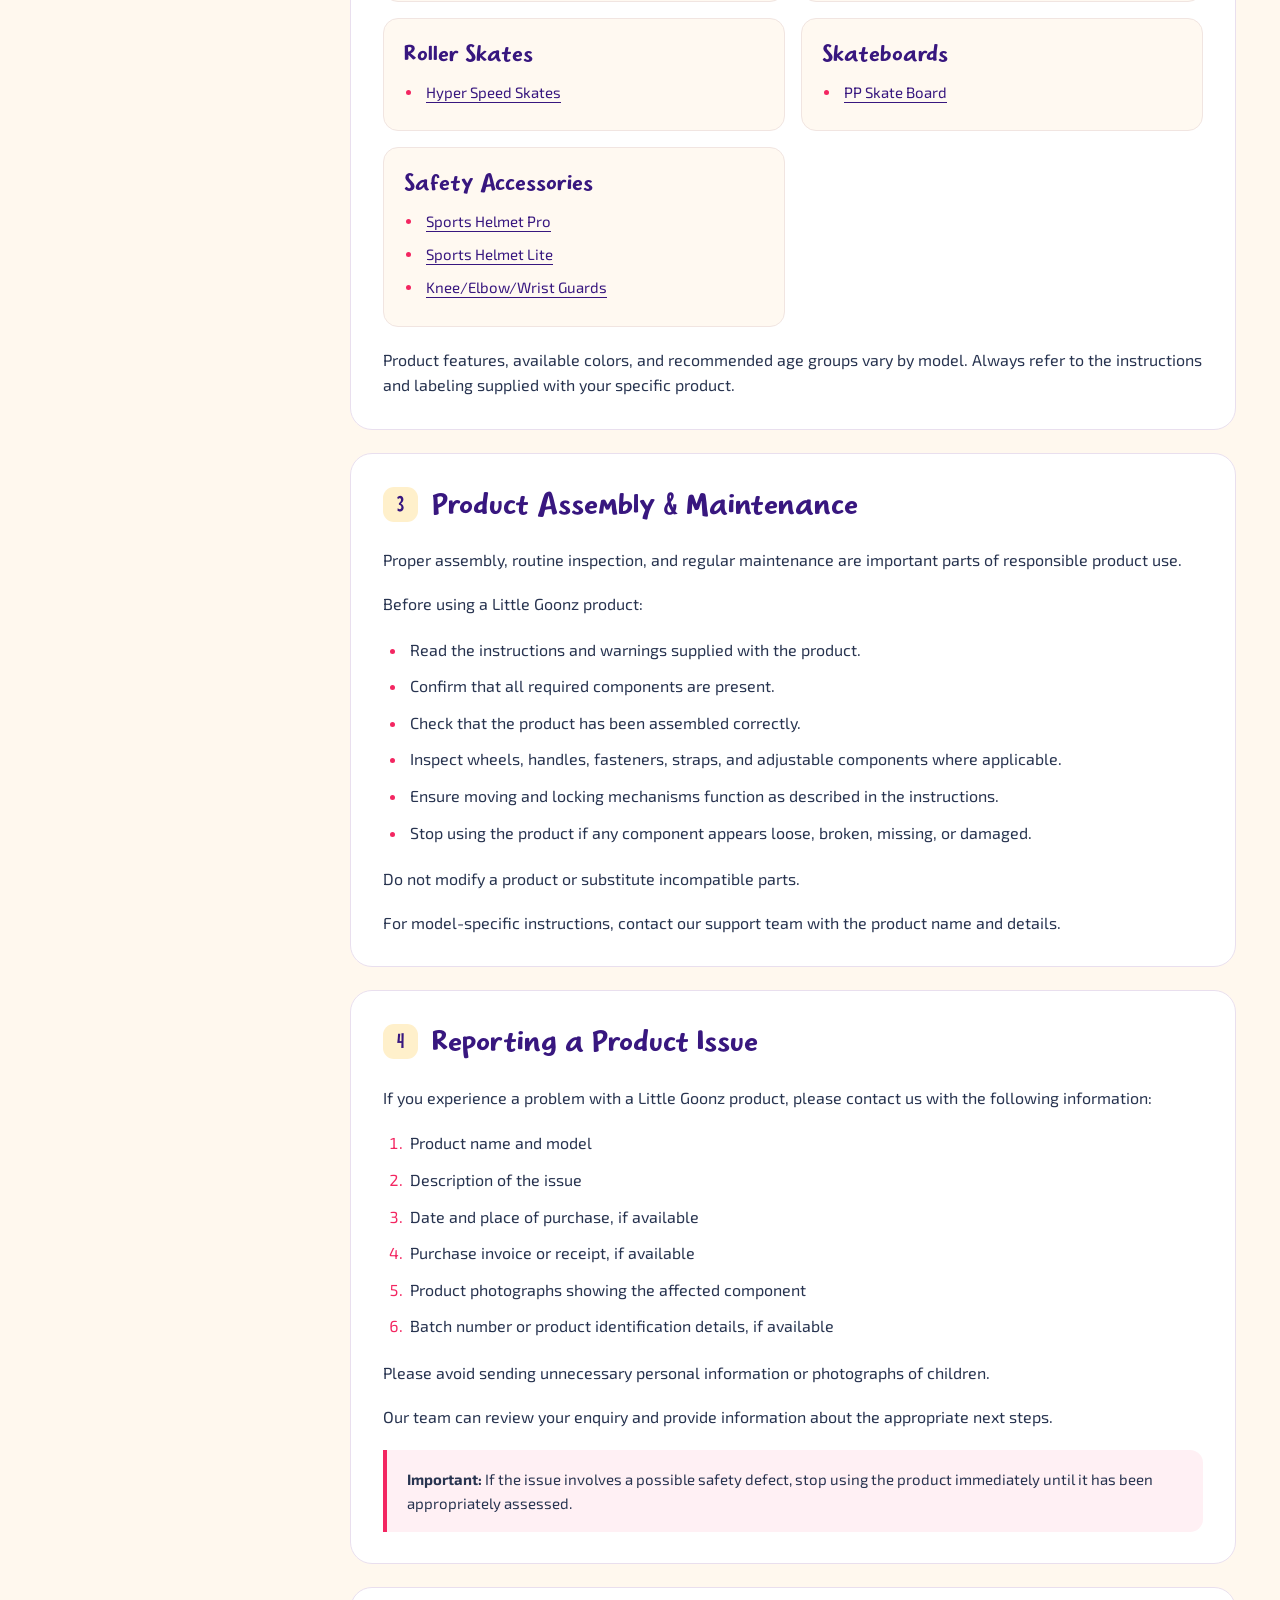
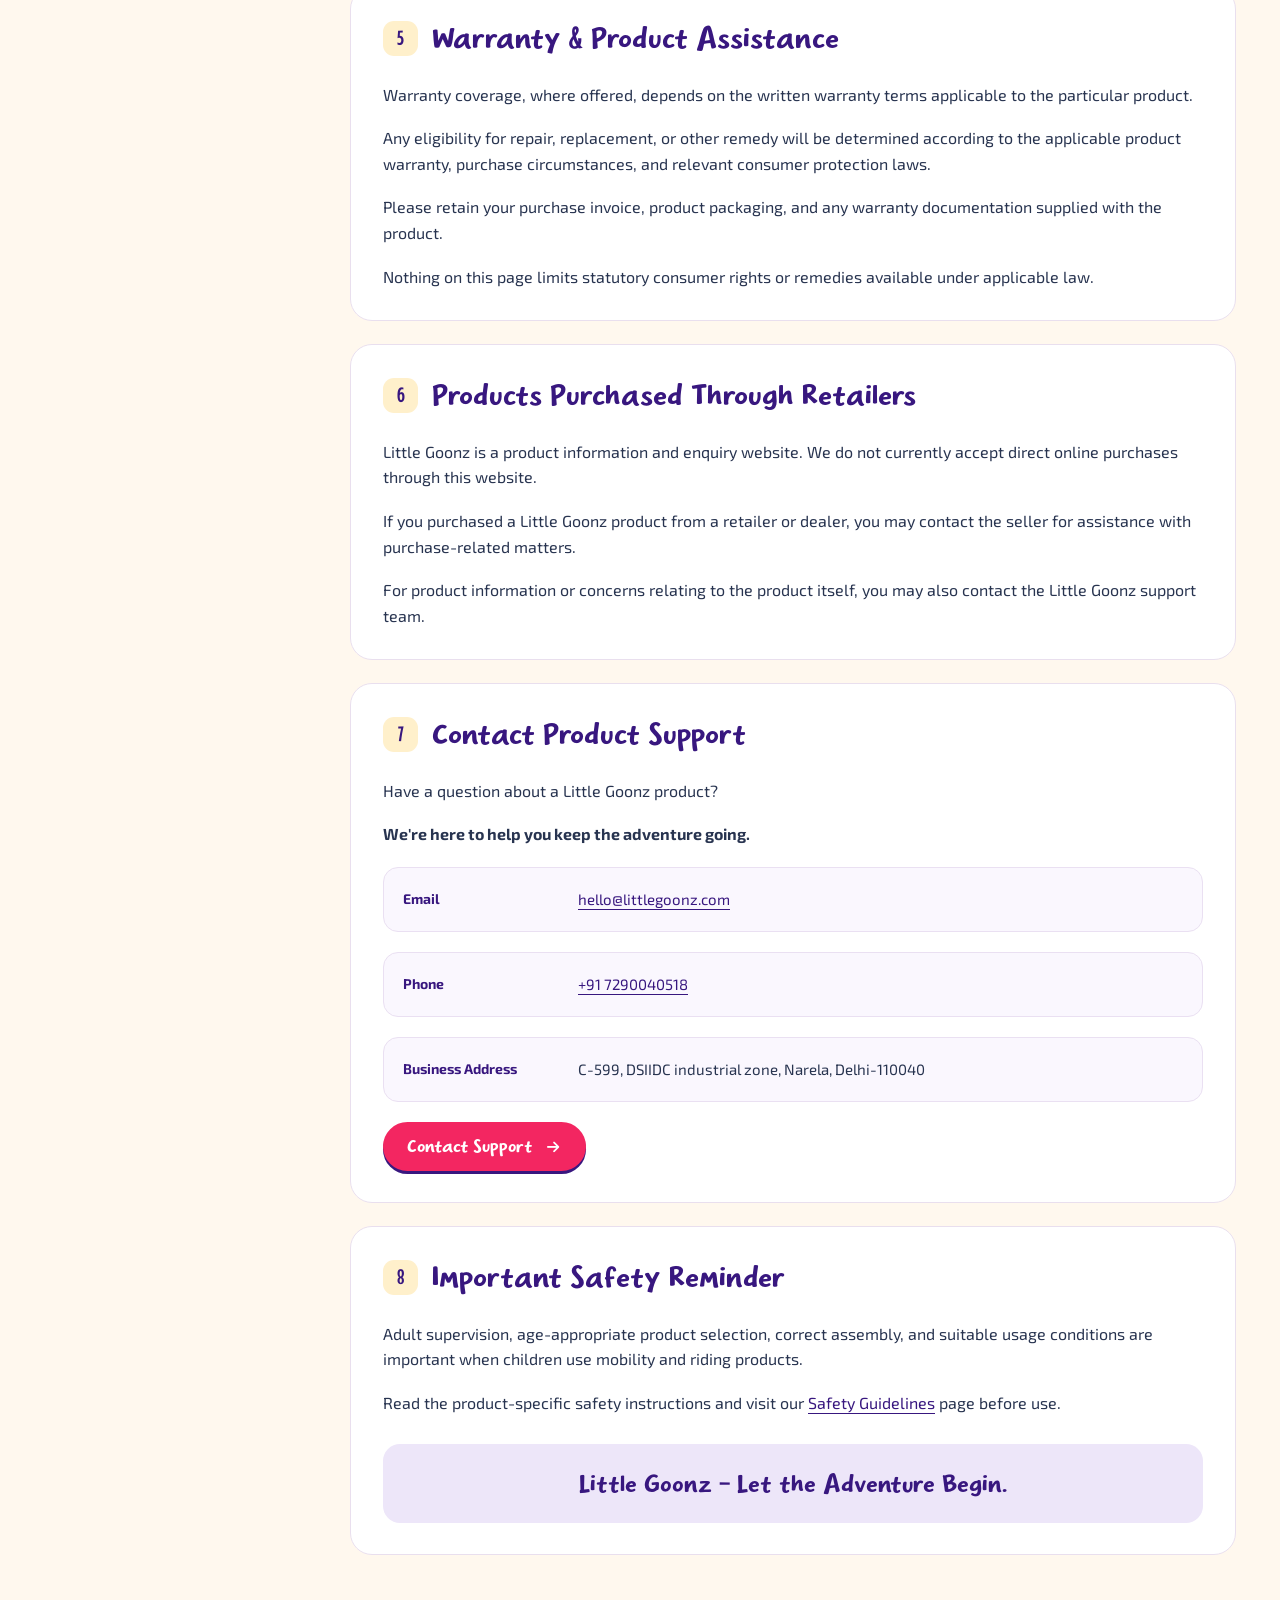
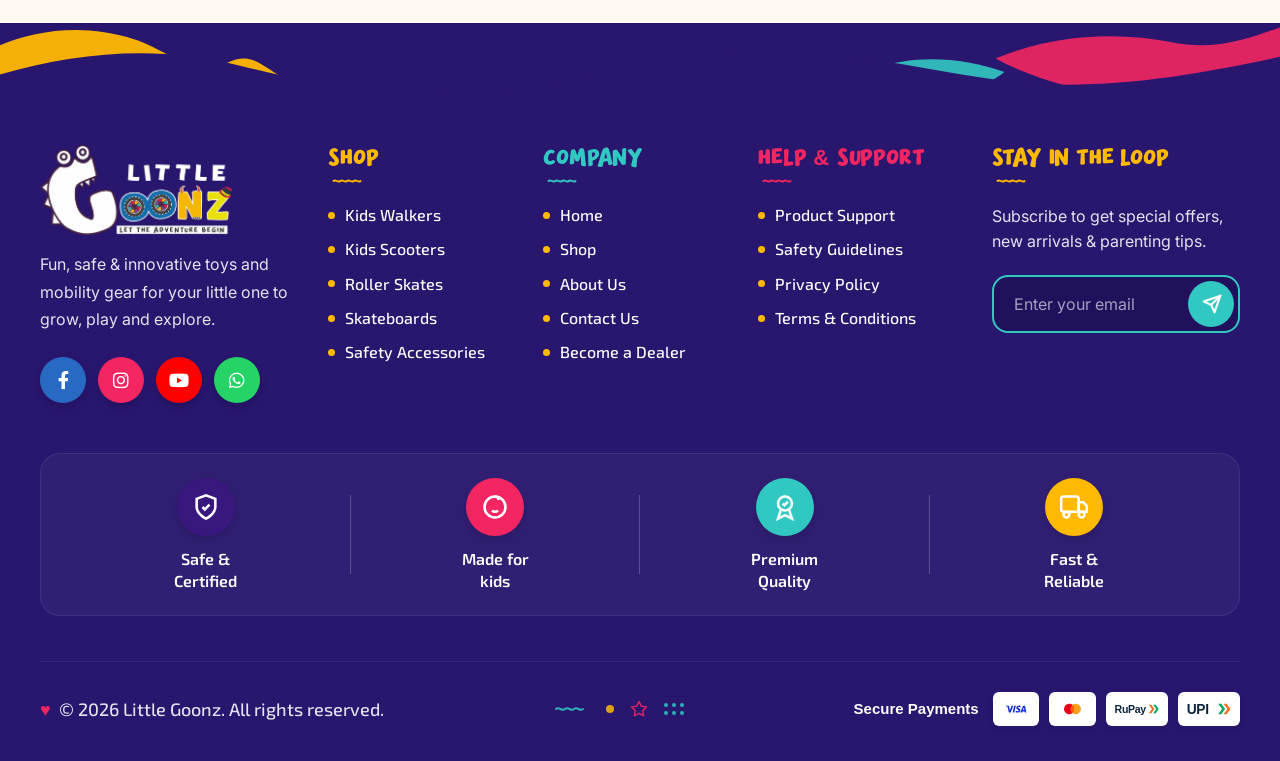
<file: product-support.html>
<!DOCTYPE html>
<html lang="en">

<head>

    <meta charset="UTF-8">
    <meta http-equiv="X-UA-Compatible" content="IE=edge">
    <meta name="viewport" content="width=device-width, initial-scale=1.0">
    <meta name="description" content="Product information, assembly guidance, product concerns and support contact details for Little Goonz.">
    <meta name="keywords" content="">
    <meta name="author" content="Awaiken">

    <title>Product Support | Little Goonz</title>

    <link rel="shortcut icon" type="image/x-icon" href="images/logofav.png">
    <link rel="dns-prefetch" href="https://fonts.googleapis.com">
    <link rel="dns-prefetch" href="https://fonts.gstatic.com">
    <link rel="preload" href="fonts/IT Pimo Demo.otf" as="font" type="font/otf" crossorigin>

    <link rel="preconnect" href="https://fonts.googleapis.com">
    <link rel="preconnect" href="https://fonts.gstatic.com" crossorigin="">
    <link
        href="https://fonts.googleapis.com/css2?family=Inter:ital,opsz,wght@0,14..32,100..900;1,14..32,100..900&family=Mouse+Memoirs&display=swap"
        rel="stylesheet">

    <link href="css/bootstrap.min.css" rel="stylesheet" media="screen">

    <link href="css/slicknav.min.css" rel="stylesheet">

    <link rel="stylesheet" href="css/swiper-bundle.min.css">

    <link href="css/all.min.css" rel="stylesheet" media="screen">

    <link href="css/animate.min.css" rel="stylesheet">

    <link rel="stylesheet" href="css/magnific-popup.min.css">

    <link rel="stylesheet" href="css/mousecursor.min.css">

    <link rel="stylesheet" href="https://fonts.googleapis.com/css2?family=Exo+2:ital,wght@0,100..900;1,100..900&amp;display=swap">
    <link href="css/custom.min.css" rel="stylesheet" media="screen">

    <link rel="stylesheet" href="css/common.min.css">

    <link rel="stylesheet" href="css/common-help.min.css">
</head>
<body>

    <div class="topbar new-top branded-topbar">
        <div class="container">
            <div class="row align-items-center">
                <div class="col-lg-12">
                    <div class="topbar-content-info">
                        <div class="topbar-contact">
                            <a href="tel:7290040518"><i class="fa-solid fa-phone"></i> Call Us:
                                <strong>+91 7290040518</strong></a>
                            <a href="mailto:hello@littlegoonz.com"><i class="fa-solid fa-envelope"></i>
                                hello@littlegoonz.com</a>
                        </div>
                        <div class="topbar-partner-brand">
                            <span class="topbar-partner-text">From the house of</span>
                            <img class="topbar-partner-logo" src="images/logo.png" alt="Bodygym" width="280" height="79" decoding="async" fetchpriority="high">
                        </div>
                    </div>
                </div>
            </div>
        </div>
    </div>

    <header class="main-header reference-navbar">
        <div class="header-sticky">
            <nav class="navbar navbar-expand-lg">
                <div class="header-action-box">

                    <a class="navbar-brand" href="./">
                        <img src="images/companyslide1.png" alt="Logo" width="3158" height="1483" decoding="async">
                    </a>

                    <svg class="header-logo-spark" viewBox="0 0 21 28" fill="none" aria-hidden="true">
                        <path d="M3 12L7 2M8 15L16 7M11 21L19 18M12 26L18 26" stroke="#ff5275" stroke-width="2.5"
                            stroke-linecap="round" />
                    </svg>
                </div>

                <div class="main-menu">
                    <div class="collapse navbar-collapse">
                        <div class="nav-menu-wrapper">
                            <ul class="navbar-nav mr-auto" id="menu">
                                <li class="nav-item"><a class="nav-link" href="./">Home</a></li>
                                <li class="nav-item submenu"><a class="nav-link" href="shop.html">Shop</a>
                                    <ul>
                                        <li class="nav-item"><a class="nav-link" href="kids-walkers.html">Kids Walkers</a>
                                        </li>
                                        <li class="nav-item"><a class="nav-link" href="kids-scooters.html">Kids Scooters</a>
                                        </li>
                                        <li class="nav-item"><a class="nav-link" href="roller-skates.html">Roller Skates</a>
                                        </li>
                                        <li class="nav-item"><a class="nav-link" href="skateboards.html">Skateboards</a>
                                        </li>
                                        <li class="nav-item"><a class="nav-link" href="safety-accessories.html">Safety
                                                Accessories</a></li>
                                    </ul>
                                </li>

                                <li class="nav-item"><a class="nav-link" href="about.html">About Us</a></li>

                                <li class="nav-item"><a class="nav-link" href="contact.html">Contact Us</a></li>
                                <li class="nav-item"><a class="nav-link" href="become-a-dealer.html">Become a
                                        Dealer</a></li>
                            </ul>
                        </div>
                    </div>
                    <div class="header-nav-tools">
                        <svg class="header-plane-doodle" viewBox="0 0 86 54" fill="none" aria-hidden="true">
                            <path d="M4 14L22 14L7 27L8 17L19 15L12 22L18 27L17 19" stroke="#87d579" stroke-width="1.5"
                                stroke-linecap="round" stroke-linejoin="round" />
                            <path d="M18 29C26 47 56 51 59 30C62 8 36 12 48 33C57 50 75 46 85 36" stroke="#85c8da"
                                stroke-width=".7" stroke-dasharray="1.2 2.6" />
                        </svg>
                        <a class="header-shop-cta" href="Little Goonz Catalog 2026.pdf" target="_blank">E-catalogue<i
                                class="fa-solid fa-arrow-right"></i></a>
                        <div class="header-nav-social" aria-label="Social links">
                            <a href="#" aria-label="Facebook"><i class="fa-brands fa-facebook-f"></i></a>
                            <a href="https://www.instagram.com/littlegoonz.toys?rpxt=Ym1zbndhYWNpN3Zt" aria-label="Instagram"><i class="fa-brands fa-instagram"></i></a>
                            <a href="#" aria-label="YouTube"><i class="fa-brands fa-youtube"></i></a>
                        </div>
                        <div class="navbar-toggle"></div>
                    </div>
                </div>

            </nav>
            <div class="responsive-menu"></div>
        </div>
    </header>

<main class="help-main help-main--support"><section class="help-hero"><div class="help-container"><nav class="help-breadcrumb" aria-label="Breadcrumb"><ol><li><a href="index.html">Home</a></li><li aria-current="page">Product Support</li></ol></nav><p class="help-eyebrow">Little Goonz / Product Support</p><h1 class="help-title">Product Support</h1><div class="help-hero-copy"><p class="help-subtitle">We&#x27;re Here for Every Little Adventure</p><div class="help-intro"><p>At Little Goonz, we believe every little explorer deserves a fun and enjoyable experience. From first-step walkers to scooters, roller skates, skateboards, and protective accessories, our products are created to bring movement, play, and adventure into childhood.</p>
<p>If you need help understanding a product, checking its features, finding usage information, or reporting an issue, our team is here to guide you.</p></div></div><div class="help-actions"><a class="help-button" href="#contact-product-support">Contact Support <i class="fa-solid fa-arrow-right" aria-hidden="true"></i></a><a class="help-button help-button--secondary" href="shop.html">Explore products <i class="fa-solid fa-arrow-right" aria-hidden="true"></i></a></div></div></section><div class="help-container help-layout"><aside class="help-sidebar"><details class="help-toc-panel" open><summary class="help-toc-summary">On this page <i class="fa-solid fa-chevron-down" aria-hidden="true"></i></summary><nav class="help-toc" aria-label="On this page"><ol><li><a href="#how-can-we-help-you"><span class="help-toc-number">1</span>How Can We Help You?</a></li><li><a href="#products-we-support"><span class="help-toc-number">2</span>Products We Support</a></li><li><a href="#product-assembly-maintenance"><span class="help-toc-number">3</span>Product Assembly &amp; Maintenance</a></li><li><a href="#reporting-a-product-issue"><span class="help-toc-number">4</span>Reporting a Product Issue</a></li><li><a href="#warranty-product-assistance"><span class="help-toc-number">5</span>Warranty &amp; Product Assistance</a></li><li><a href="#products-purchased-through-retailers"><span class="help-toc-number">6</span>Products Purchased Through Retailers</a></li><li><a href="#contact-product-support"><span class="help-toc-number">7</span>Contact Product Support</a></li><li><a href="#important-safety-reminder"><span class="help-toc-number">8</span>Important Safety Reminder</a></li></ol></nav><nav class="help-related-nav" aria-label="Help pages"><h2>Help &amp; information</h2><a href="product-support.html" aria-current="page">Product Support</a><a href="safety-guidelines.html">Safety Guidelines</a><a href="privacy.html">Privacy Policy</a><a href="terms.html">Terms &amp; Conditions</a></nav></details></aside><article class="help-article" aria-label="Product Support content"><section class="help-section" id="how-can-we-help-you"><h2><span class="help-section-number">1</span>How Can We Help You?</h2><div class="help-text"><p>Our product support service is intended to assist parents, customers, retailers, and dealers with questions about Little Goonz products.</p>
<div class="help-topic-grid"><div class="help-topic"><h3>Product Information</h3><p>Find information about product features, recommended age groups, usage modes, and available models.</p></div>
<div class="help-topic"><h3>Assembly &amp; Usage Guidance</h3><p>Get help understanding product assembly instructions, adjustments, maintenance requirements, and correct usage.</p></div>
<div class="help-topic"><h3>Product-Related Concerns</h3><p>Contact us if you notice damaged components, unusual wear, missing parts, or problems affecting normal product use.</p></div>
<div class="help-topic"><h3>Dealer &amp; Retailer Assistance</h3><p>Retailers and shopkeepers can contact us for available product information, catalog details, and business-related enquiries.</p></div></div></div></section><section class="help-section" id="products-we-support"><h2><span class="help-section-number">2</span>Products We Support</h2><div class="help-text"><p>Our support enquiries cover the following Little Goonz product categories.</p>
<div class="help-product-grid"><div class="help-product-card"><h3>Kids Walkers</h3>
<ul><li><a href="kids-walkers.html#teddy-trek">Teddy Trek 4-in-1</a></li><li><a href="kids-walkers.html#joystep">Joystep 4-in-1</a></li></ul></div><div class="help-product-card"><h3>Kids Scooters</h3>
<ul><li><a href="kids-scooters.html#zippy-dx">Zippy DX Scooter</a></li><li><a href="kids-scooters.html#zippy-kick">Zippy Kick Scooter</a></li></ul></div><div class="help-product-card"><h3>Roller Skates</h3>
<ul><li><a href="roller-skates.html#hyper-speed-skates">Hyper Speed Skates</a></li></ul></div><div class="help-product-card"><h3>Skateboards</h3>
<ul><li><a href="skateboards.html#pp-skate-board">PP Skate Board</a></li></ul></div><div class="help-product-card"><h3>Safety Accessories</h3>
<ul><li><a href="safety-accessories.html#sports-helmet-pro">Sports Helmet Pro</a></li><li><a href="safety-accessories.html#sports-helmet-lite">Sports Helmet Lite</a></li><li><a href="safety-accessories.html#guard-set">Knee/Elbow/Wrist Guards</a></li></ul></div></div>
<p>Product features, available colors, and recommended age groups vary by model. Always refer to the instructions and labeling supplied with your specific product.</p></div></section><section class="help-section" id="product-assembly-maintenance"><h2><span class="help-section-number">3</span>Product Assembly &amp; Maintenance</h2><div class="help-text"><p>Proper assembly, routine inspection, and regular maintenance are important parts of responsible product use.</p>
<p>Before using a Little Goonz product:</p>
<ul><li>Read the instructions and warnings supplied with the product.</li><li>Confirm that all required components are present.</li><li>Check that the product has been assembled correctly.</li><li>Inspect wheels, handles, fasteners, straps, and adjustable components where applicable.</li><li>Ensure moving and locking mechanisms function as described in the instructions.</li><li>Stop using the product if any component appears loose, broken, missing, or damaged.</li></ul>
<p>Do not modify a product or substitute incompatible parts.</p>
<p>For model-specific instructions, contact our support team with the product name and details.</p></div></section><section class="help-section" id="reporting-a-product-issue"><h2><span class="help-section-number">4</span>Reporting a Product Issue</h2><div class="help-text"><p>If you experience a problem with a Little Goonz product, please contact us with the following information:</p>
<ol><li>Product name and model</li><li>Description of the issue</li><li>Date and place of purchase, if available</li><li>Purchase invoice or receipt, if available</li><li>Product photographs showing the affected component</li><li>Batch number or product identification details, if available</li></ol>
<p>Please avoid sending unnecessary personal information or photographs of children.</p>
<p>Our team can review your enquiry and provide information about the appropriate next steps.</p>
<div class="help-callout help-callout--important"><p><strong>Important:</strong> If the issue involves a possible safety defect, stop using the product immediately until it has been appropriately assessed.</p></div></div></section><section class="help-section" id="warranty-product-assistance"><h2><span class="help-section-number">5</span>Warranty &amp; Product Assistance</h2><div class="help-text"><p>Warranty coverage, where offered, depends on the written warranty terms applicable to the particular product.</p>
<p>Any eligibility for repair, replacement, or other remedy will be determined according to the applicable product warranty, purchase circumstances, and relevant consumer protection laws.</p>
<p>Please retain your purchase invoice, product packaging, and any warranty documentation supplied with the product.</p>
<p>Nothing on this page limits statutory consumer rights or remedies available under applicable law.</p></div></section><section class="help-section" id="products-purchased-through-retailers"><h2><span class="help-section-number">6</span>Products Purchased Through Retailers</h2><div class="help-text"><p>Little Goonz is a product information and enquiry website. We do not currently accept direct online purchases through this website.</p>
<p>If you purchased a Little Goonz product from a retailer or dealer, you may contact the seller for assistance with purchase-related matters.</p>
<p>For product information or concerns relating to the product itself, you may also contact the Little Goonz support team.</p></div></section><section class="help-section" id="contact-product-support"><h2><span class="help-section-number">7</span>Contact Product Support</h2><div class="help-text"><p>Have a question about a Little Goonz product?</p>
<p><strong>We&#x27;re here to help you keep the adventure going.</strong></p>
<div class="help-contact-details"><dl><div><dt>Email</dt><dd><a href="mailto:hello@littlegoonz.com">hello@littlegoonz.com</a></dd></div></dl></div>
<div class="help-contact-details"><dl><div><dt>Phone</dt><dd><a href="tel:+917290040518">+91 7290040518</a></dd></div></dl></div>
<div class="help-contact-details"><dl><div><dt>Business Address</dt><dd>C-599, DSIIDC industrial zone, Narela, Delhi-110040</dd></div></dl></div>
<a class="help-button" href="contact.html">Contact Support <i class="fa-solid fa-arrow-right" aria-hidden="true"></i></a></div></section><section class="help-section" id="important-safety-reminder"><h2><span class="help-section-number">8</span>Important Safety Reminder</h2><div class="help-text"><p>Adult supervision, age-appropriate product selection, correct assembly, and suitable usage conditions are important when children use mobility and riding products.</p>
<p>Read the product-specific safety instructions and visit our <a href="safety-guidelines.html">Safety Guidelines</a> page before use.</p>
<p class="help-signoff">Little Goonz – Let the Adventure Begin.</p></div></section></article></div></main>

    <footer class="lg-footer" id="main-footer">

        <div class="lg-footer__wave-wrap" aria-hidden="true">
            <svg class="lg-footer__wave-svg" viewBox="0 0 1440 110" fill="none" xmlns="http://www.w3.org/2000/svg"
                preserveAspectRatio="none">

                <path
                    d="M0 25C40 8 95 0 150 18C185 29 210 55 240 50C255 47 268 35 285 42C300 48 315 62 330 68C270 95 140 105 0 85V25Z"
                    fill="#FFB900" opacity="0.95" />

                <path
                    d="M1120 40C1180 15 1250 8 1320 22C1370 32 1410 15 1440 5V85C1380 98 1260 90 1180 65C1150 55 1135 48 1120 40Z"
                    fill="#F32661" opacity="0.9" />

                <path d="M980 52C1030 35 1080 38 1130 55C1100 80 1040 88 980 75V52Z" fill="#32C8C2" opacity="0.9" />

                <path
                    d="M0 58C90 32 180 25 270 48C360 70 450 88 550 78C650 68 740 38 840 32C940 26 1030 52 1130 65C1230 78 1340 60 1440 38V110H0V58Z"
                    fill="#29166F" />
            </svg>
        </div>

        <div class="lg-footer__container">

            <div class="lg-footer__grid">

                <div class="lg-footer__brand">

                    <a href="index.html" class="lg-footer__logo-link">
                        <img src="images/companyslide1.png" alt="Little Goonz" class="lg-footer__logo-img" width="3158" height="1483" decoding="async" loading="lazy">
                    </a>

                    <p class="lg-footer__description">
                        Fun, safe &amp; innovative toys and mobility gear for your little one to grow, play and explore.
                    </p>

                    <div class="lg-footer__socials">
                        <a href="#" class="lg-footer__social-btn lg-footer__social-fb" aria-label="Facebook"
                            title="Facebook">
                            <i class="fa-brands fa-facebook-f"></i>
                        </a>
                        <a href="https://www.instagram.com/littlegoonz.toys?rpxt=Ym1zbndhYWNpN3Zt" class="lg-footer__social-btn lg-footer__social-ig" aria-label="Instagram"
                            title="Instagram">
                            <i class="fa-brands fa-instagram"></i>
                        </a>
                        <a href="#" class="lg-footer__social-btn lg-footer__social-yt" aria-label="YouTube"
                            title="YouTube">
                            <i class="fa-brands fa-youtube"></i>
                        </a>
                        <a href="#" class="lg-footer__social-btn lg-footer__social-wa" aria-label="WhatsApp"
                            title="WhatsApp">
                            <i class="fa-brands fa-whatsapp"></i>
                        </a>
                    </div>
                </div>

                <div class="lg-footer__col lg-footer__col-shop">
                    <div class="lg-footer__heading-wrap">
                        <h3 class="lg-footer__heading lg-footer__heading--yellow">SHOP</h3>
                        <svg class="lg-footer__wavy-underline" viewBox="0 0 40 8" fill="none"
                            xmlns="http://www.w3.org/2000/svg">
                            <path d="M2 4C5 1 8 7 11 4C14 1 17 7 20 4C23 1 26 7 29 4C32 1 35 7 38 4"
                                stroke="currentColor" stroke-width="2.5" stroke-linecap="round"
                                stroke-linejoin="round" />
                        </svg>
                    </div>
                    <ul class="lg-footer__list">
                        <li class="lg-footer__item">
                            <span class="lg-footer__bullet" aria-hidden="true"></span>
                            <a href="kids-walkers.html" class="lg-footer__link">Kids Walkers</a>
                        </li>
                        <li class="lg-footer__item">
                            <span class="lg-footer__bullet" aria-hidden="true"></span>
                            <a href="kids-scooters.html" class="lg-footer__link">Kids Scooters</a>
                        </li>
                        <li class="lg-footer__item">
                            <span class="lg-footer__bullet" aria-hidden="true"></span>
                            <a href="roller-skates.html" class="lg-footer__link">Roller Skates</a>
                        </li>
                        <li class="lg-footer__item">
                            <span class="lg-footer__bullet" aria-hidden="true"></span>
                            <a href="skateboards.html" class="lg-footer__link">Skateboards</a>
                        </li>
                        <li class="lg-footer__item">
                            <span class="lg-footer__bullet" aria-hidden="true"></span>
                            <a href="safety-accessories.html" class="lg-footer__link">Safety Accessories</a>
                        </li>
                    </ul>
                </div>

                <div class="lg-footer__col lg-footer__col-company">
                    <div class="lg-footer__heading-wrap">
                        <h3 class="lg-footer__heading lg-footer__heading--turquoise">COMPANY</h3>
                        <svg class="lg-footer__wavy-underline" viewBox="0 0 40 8" fill="none"
                            xmlns="http://www.w3.org/2000/svg">
                            <path d="M2 4C5 1 8 7 11 4C14 1 17 7 20 4C23 1 26 7 29 4C32 1 35 7 38 4"
                                stroke="currentColor" stroke-width="2.5" stroke-linecap="round"
                                stroke-linejoin="round" />
                        </svg>
                    </div>
                    <ul class="lg-footer__list">
                        <li class="lg-footer__item">
                            <span class="lg-footer__bullet" aria-hidden="true"></span>
                            <a href="./" class="lg-footer__link">Home</a>
                        </li>
                        <li class="lg-footer__item">
                            <span class="lg-footer__bullet" aria-hidden="true"></span>
                            <a href="shop.html" class="lg-footer__link">Shop</a>
                        </li>
                        <li class="lg-footer__item">
                            <span class="lg-footer__bullet" aria-hidden="true"></span>
                            <a href="about.html" class="lg-footer__link">About Us</a>
                        </li>
                        <li class="lg-footer__item">
                            <span class="lg-footer__bullet" aria-hidden="true"></span>
                            <a href="contact.html" class="lg-footer__link">Contact Us</a>
                        </li>
                        <li class="lg-footer__item">
                            <span class="lg-footer__bullet" aria-hidden="true"></span>
                            <a href="become-a-dealer.html" class="lg-footer__link">Become a Dealer</a>
                        </li>
                    </ul>
                </div>

                <div class="lg-footer__col lg-footer__col-support">
                    <div class="lg-footer__heading-wrap">
                        <h3 class="lg-footer__heading lg-footer__heading--pink">HELP &amp; SUPPORT</h3>
                        <svg class="lg-footer__wavy-underline" viewBox="0 0 40 8" fill="none"
                            xmlns="http://www.w3.org/2000/svg">
                            <path d="M2 4C5 1 8 7 11 4C14 1 17 7 20 4C23 1 26 7 29 4C32 1 35 7 38 4"
                                stroke="currentColor" stroke-width="2.5" stroke-linecap="round"
                                stroke-linejoin="round" />
                        </svg>
                    </div>
                    <ul class="lg-footer__list">
                        <li class="lg-footer__item">
                            <span class="lg-footer__bullet" aria-hidden="true"></span>
                            <a href="product-support.html" class="lg-footer__link">Product Support</a>
                        </li>
                        <li class="lg-footer__item">
                            <span class="lg-footer__bullet" aria-hidden="true"></span>
                            <a href="safety-guidelines.html" class="lg-footer__link">Safety Guidelines</a>
                        </li>
                        <li class="lg-footer__item">
                            <span class="lg-footer__bullet" aria-hidden="true"></span>
                            <a href="privacy.html" class="lg-footer__link">Privacy Policy</a>
                        </li>
                        <li class="lg-footer__item">
                            <span class="lg-footer__bullet" aria-hidden="true"></span>
                            <a href="terms.html" class="lg-footer__link">Terms &amp; Conditions</a>
                        </li>
                    </ul>
                </div>

                <div class="lg-footer__col lg-footer__col-newsletter">
                    <div class="lg-footer__heading-wrap">
                        <h3 class="lg-footer__heading lg-footer__heading--yellow">STAY IN THE LOOP</h3>
                        <svg class="lg-footer__wavy-underline" viewBox="0 0 40 8" fill="none"
                            xmlns="http://www.w3.org/2000/svg">
                            <path d="M2 4C5 1 8 7 11 4C14 1 17 7 20 4C23 1 26 7 29 4C32 1 35 7 38 4"
                                stroke="currentColor" stroke-width="2.5" stroke-linecap="round"
                                stroke-linejoin="round" />
                        </svg>
                    </div>
                    <p class="lg-footer__newsletter-text">
                        Subscribe to get special offers, new arrivals &amp; parenting tips.
                    </p>

                    <form class="lg-footer__form" action="#" method="POST" onsubmit="event.preventDefault();">
                        <div class="lg-footer__input-wrap">
                            <input type="email" class="lg-footer__input" placeholder="Enter your email" required
                                aria-label="Enter your email address">
                            <button type="submit" class="lg-footer__submit-btn" aria-label="Subscribe to newsletter">
                                <svg viewBox="0 0 24 24" fill="none" stroke="currentColor" stroke-width="2.5"
                                    stroke-linecap="round" stroke-linejoin="round">
                                    <line x1="22" y1="2" x2="11" y2="13" />
                                    <polygon points="22 2 15 22 11 13 2 9 22 2" />
                                </svg>
                            </button>
                        </div>
                    </form>
                </div>

            </div>

            <div class="lg-footer__trust">

                <div class="lg-footer__trust-item">
                    <div class="lg-footer__trust-icon-box lg-footer__trust-purple" aria-hidden="true">
                        <svg viewBox="0 0 24 24">
                            <path d="M12 22s8-4 8-10V5l-8-3-8 3v7c0 6 8 10 8 10z" />
                            <path d="m9 12 2 2 4-4" />
                        </svg>
                    </div>
                    <p class="lg-footer__trust-text">Safe &amp;<br>Certified</p>
                </div>

                <div class="lg-footer__trust-item">
                    <div class="lg-footer__trust-icon-box lg-footer__trust-pink" aria-hidden="true">
                        <svg viewBox="0 0 24 24">
                            <circle cx="12" cy="12" r="9" />
                            <path d="M9 10h.01" />
                            <path d="M15 10h.01" />
                            <path d="M9.5 15a3.5 3.5 0 0 0 5 0" />
                            <path d="M12 3a3 3 0 0 1 3 3" />
                        </svg>
                    </div>
                    <p class="lg-footer__trust-text">Made for<br>kids</p>
                </div>

                <div class="lg-footer__trust-item">
                    <div class="lg-footer__trust-icon-box lg-footer__trust-turquoise" aria-hidden="true">
                        <svg viewBox="0 0 24 24">
                            <circle cx="12" cy="9" r="6" />
                            <path d="m8.5 14.5-2.5 7.5 6-3 6 3-2.5-7.5" />
                            <path d="m10 9 1.5 1.5 3-3" />
                        </svg>
                    </div>
                    <p class="lg-footer__trust-text">Premium<br>Quality</p>
                </div>

                <div class="lg-footer__trust-item">
                    <div class="lg-footer__trust-icon-box lg-footer__trust-yellow" aria-hidden="true">
                        <svg viewBox="0 0 24 24">
                            <rect x="1" y="3" width="15" height="13" rx="2" />
                            <polygon points="16 8 20 8 23 11 23 16 16 16 16 8" />
                            <circle cx="5.5" cy="18.5" r="2.5" />
                            <circle cx="18.5" cy="18.5" r="2.5" />
                        </svg>
                    </div>
                    <p class="lg-footer__trust-text">Fast &amp;<br>Reliable</p>
                </div>
            </div>

            <hr class="lg-footer__divider">

            <div class="lg-footer__bottom">

                <p class="lg-footer__copyright">
                    <span class="lg-footer__heart-icon" aria-hidden="true">♥</span>
                    &copy; 2026 Little Goonz. All rights reserved.
                </p>

                <div class="lg-footer__bottom-decor" aria-hidden="true">

                    <svg class="lg-footer__decor-squiggle" viewBox="0 0 36 8" fill="none">
                        <path d="M2 4C5 1 8 7 11 4C14 1 17 7 20 4C23 1 26 7 29 4C32 1 35 7" stroke="#32C8C2"
                            stroke-width="2" stroke-linecap="round" />
                    </svg>

                    <span class="lg-footer__decor-dot"></span>

                    <svg class="lg-footer__decor-star" viewBox="0 0 24 24" fill="none" stroke="#F32661" stroke-width="2"
                        stroke-linecap="round" stroke-linejoin="round">
                        <polygon
                            points="12 2 15.09 8.26 22 9.27 17 14.14 18.18 21.02 12 17.77 5.82 21.02 7 14.14 2 9.27 8.91 8.26 12 2" />
                    </svg>

                    <div class="lg-footer__decor-grid">
                        <span class="lg-footer__decor-grid-dot"></span>
                        <span class="lg-footer__decor-grid-dot"></span>
                        <span class="lg-footer__decor-grid-dot"></span>
                        <span class="lg-footer__decor-grid-dot"></span>
                        <span class="lg-footer__decor-grid-dot"></span>
                        <span class="lg-footer__decor-grid-dot"></span>
                    </div>
                </div>

                <div class="lg-footer__payments">
                    <span class="lg-footer__payments-label">Secure Payments</span>
                    <div class="lg-footer__payment-badges">

                        <div class="lg-footer__payment-badge" title="Visa">
                            <img src="images/icon-payment-options-5.svg" alt="Visa" width="46" height="30" decoding="async" loading="lazy">
                        </div>

                        <div class="lg-footer__payment-badge" title="Mastercard">
                            <img src="images/icon-payment-options-6.svg" alt="Mastercard" width="46" height="30" decoding="async" loading="lazy">
                        </div>

                        <div class="lg-footer__payment-badge" title="RuPay">
                            <svg viewBox="0 0 74 24" width="48" height="18" fill="none"
                                xmlns="http://www.w3.org/2000/svg">
                                <text x="1" y="18" font-family="'Fredoka', Arial, sans-serif" font-weight="900"
                                    font-size="17" fill="#0C2340" letter-spacing="-0.5">RuPay</text>
                                <polygon points="56,5 61,12 56,19 60,19 65,12 60,5" fill="#F37021" />
                                <polygon points="63,5 68,12 63,19 67,19 72,12 67,5" fill="#00A859" />
                            </svg>
                        </div>

                        <div class="lg-footer__payment-badge" title="UPI">
                            <svg viewBox="0 0 60 24" width="46" height="18" fill="none"
                                xmlns="http://www.w3.org/2000/svg">
                                <text x="1" y="18" font-family="'Fredoka', Arial, sans-serif" font-weight="900"
                                    font-size="18" fill="#0C2340" letter-spacing="-0.5">UPI</text>
                                <polygon points="42,5 47,12 42,19 46,19 51,12 46,5" fill="#00A859" />
                                <polygon points="49,5 54,12 49,19 53,19 58,12 53,5" fill="#F37021" />
                            </svg>
                        </div>
                    </div>
                </div>
            </div>

        </div>
    </footer>

    <script src="js/jquery-3.7.1.min.js" defer></script>

    <script src="js/jquery.slicknav.min.js" defer></script>

    <script src="js/SmoothScroll.min.js" defer></script>

    <script src="js/gsap.min.js" defer></script>
    <script src="js/magiccursor.min.js" defer></script>

    <script src="js/function.min.js" defer></script>

    <script src="js/product-support.min.js" defer></script>

</body>
</html>
</file>
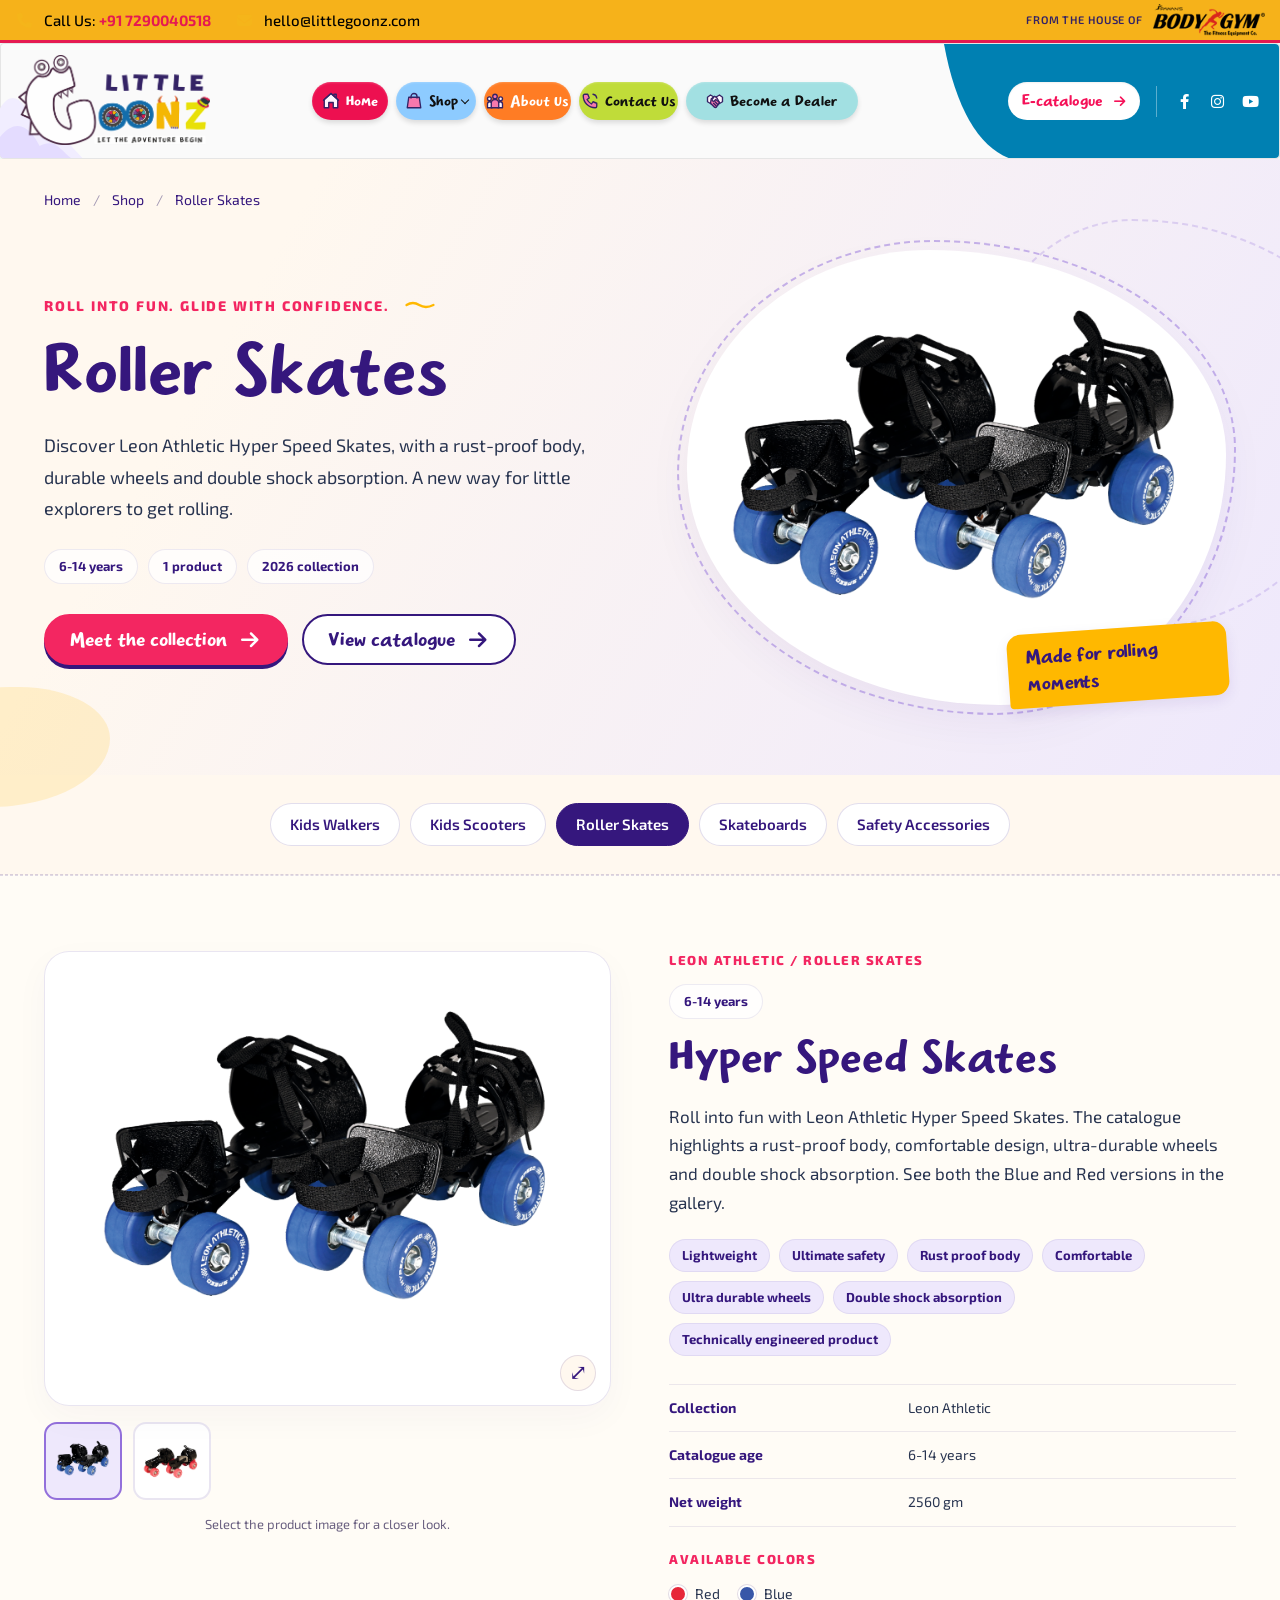
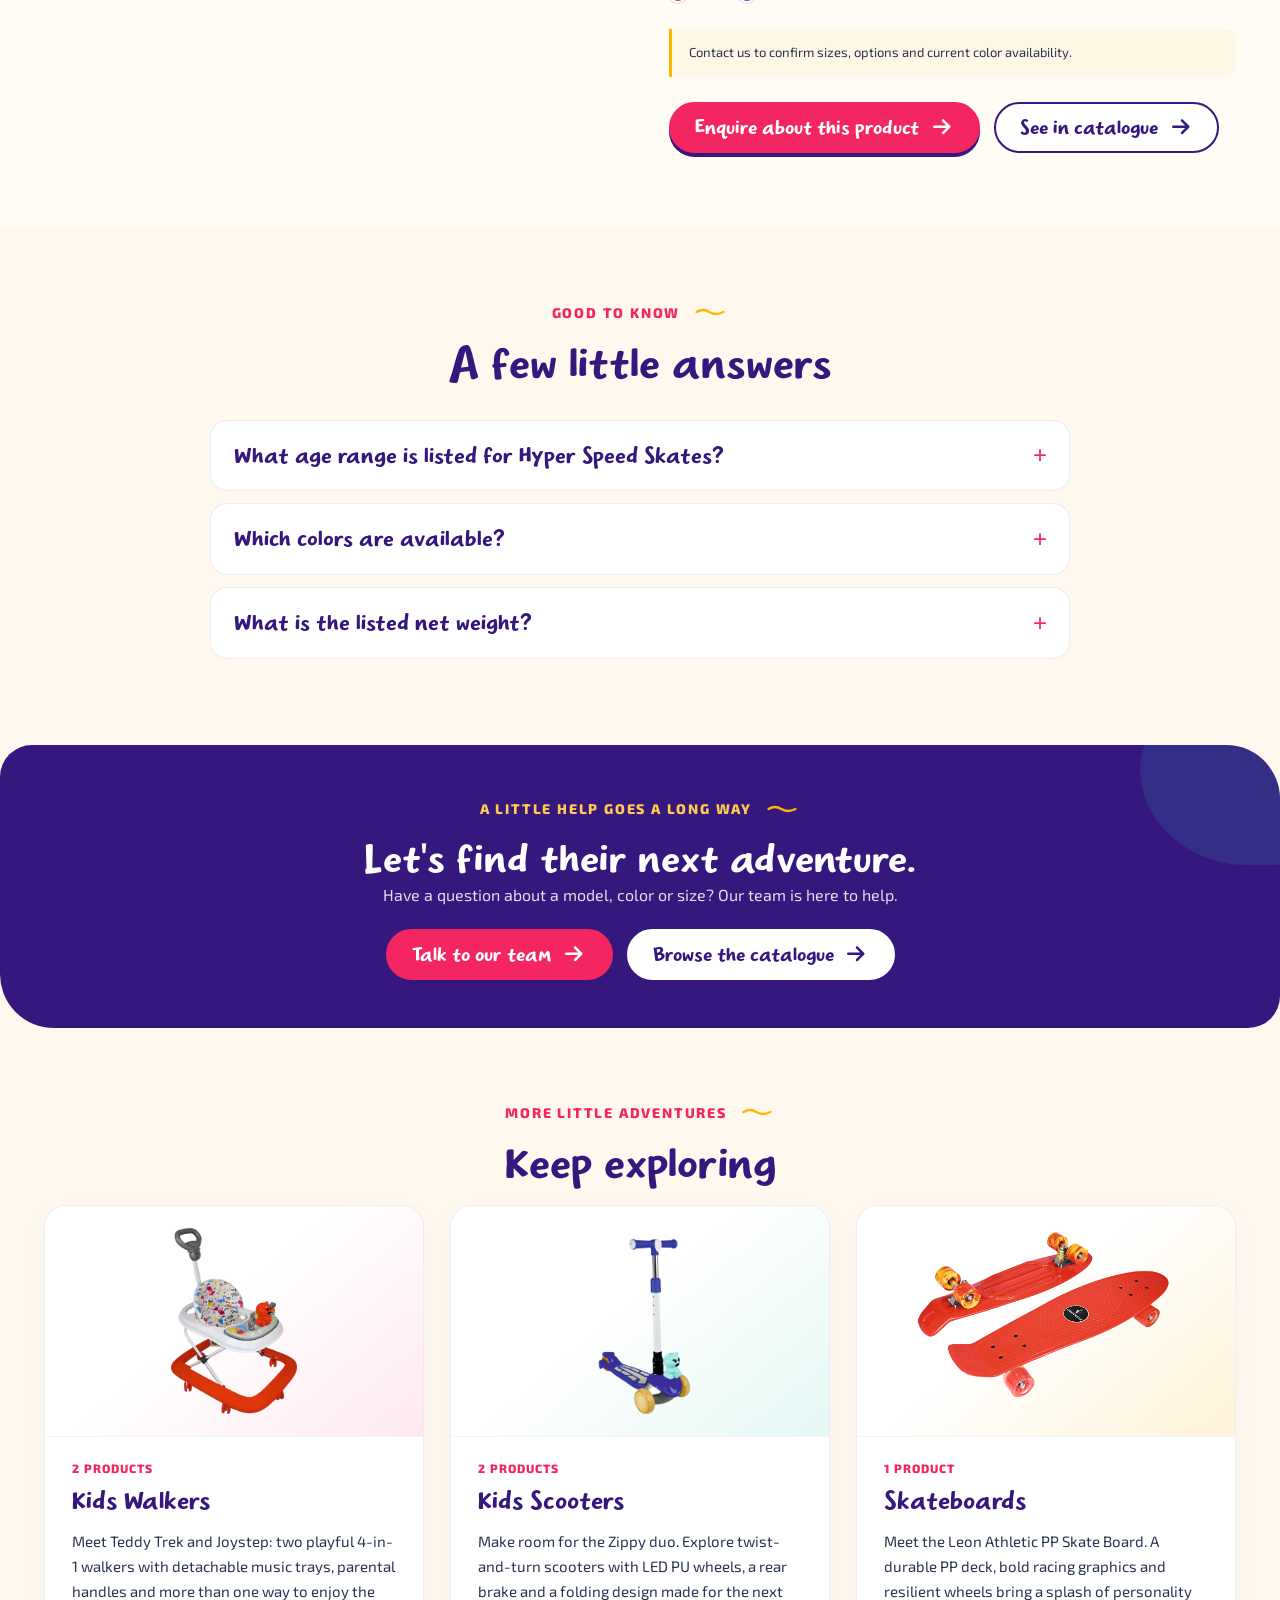
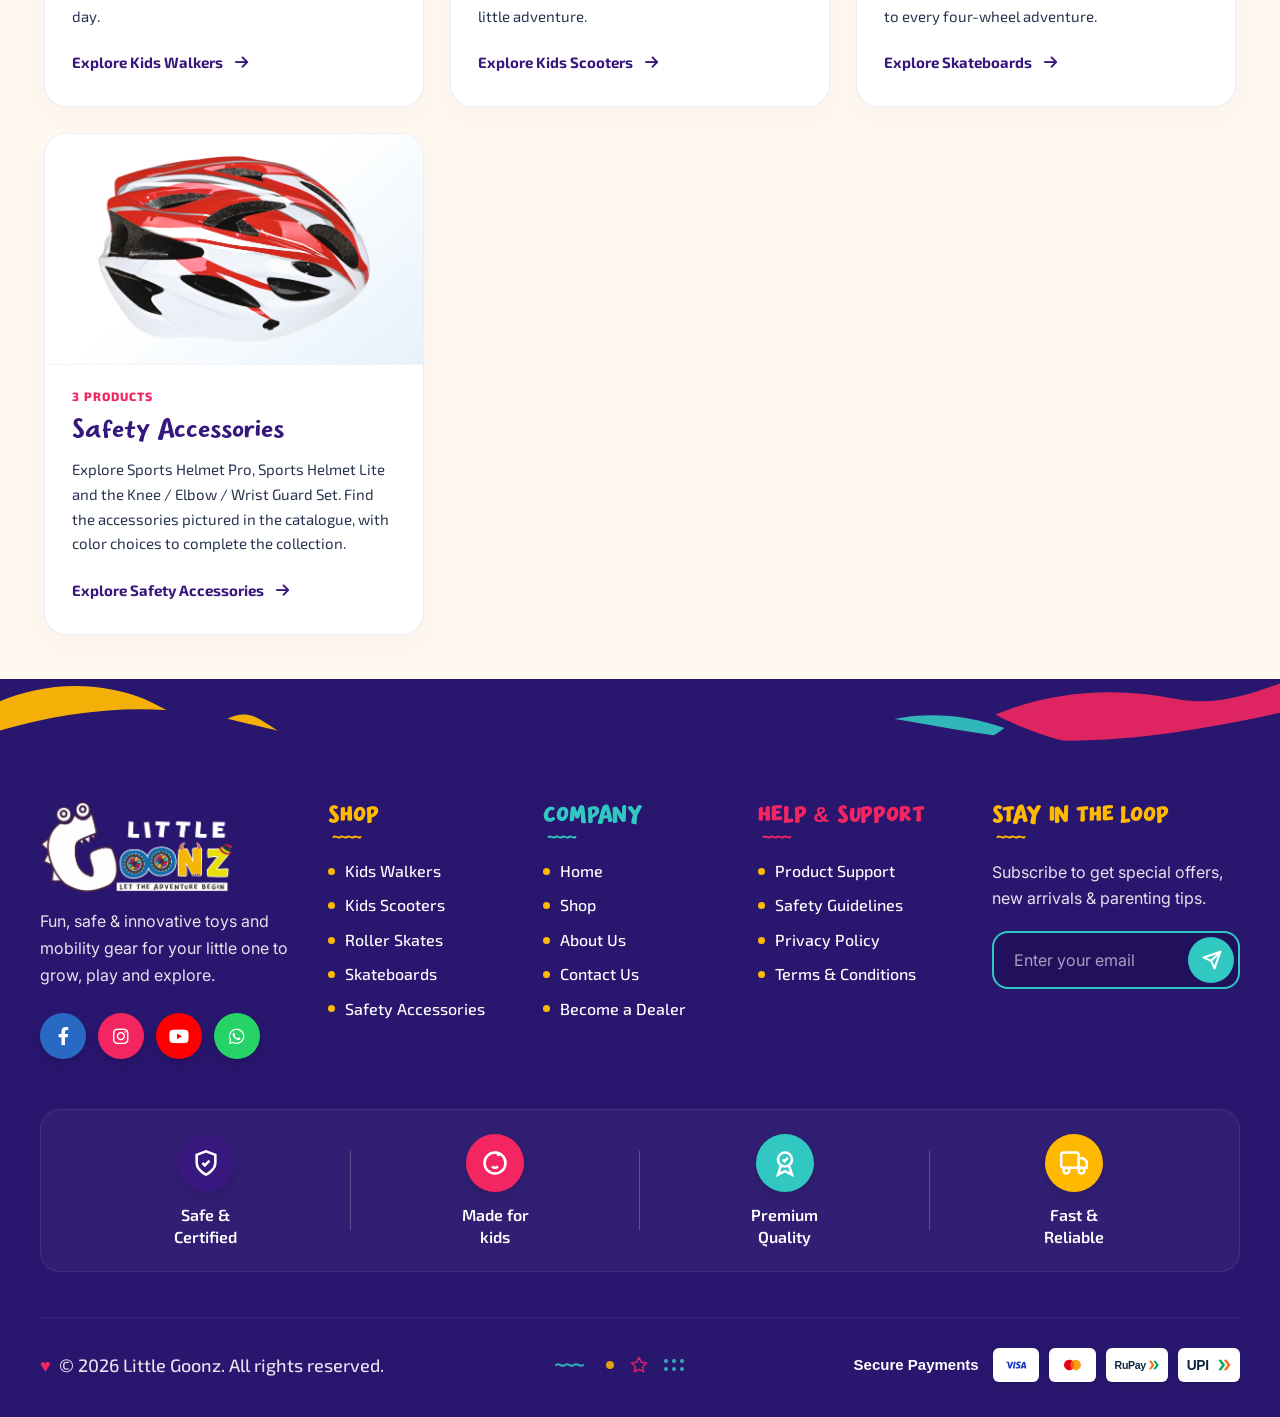
<file: roller-skates.html>
<!DOCTYPE html>
<html lang="en">

<head>

    <meta charset="UTF-8">
    <meta http-equiv="X-UA-Compatible" content="IE=edge">
    <meta name="viewport" content="width=device-width, initial-scale=1.0, maximum-scale=1">
    <meta name="description"
        content="Discover Leon Athletic Hyper Speed Skates, with a rust-proof body, durable wheels and double shock absorption. A new way for little explorers to get rolling.">
    <meta name="keywords" content="">
    <meta name="author" content="Awaiken">

    <title>Roller Skates | Little Goonz</title>

    <link rel="shortcut icon" type="image/x-icon" href="images/logofav.png">
    <link rel="dns-prefetch" href="https://fonts.googleapis.com">
    <link rel="dns-prefetch" href="https://fonts.gstatic.com">
    <link rel="preload" href="fonts/IT Pimo Demo.otf" as="font" type="font/otf" crossorigin>

    <link rel="preconnect" href="https://fonts.googleapis.com">
    <link rel="preconnect" href="https://fonts.gstatic.com" crossorigin="">
    <link
        href="https://fonts.googleapis.com/css2?family=Inter:ital,opsz,wght@0,14..32,100..900;1,14..32,100..900&family=Mouse+Memoirs&display=swap"
        rel="stylesheet">

    <link href="css/bootstrap.min.css" rel="stylesheet" media="screen">

    <link href="css/slicknav.min.css" rel="stylesheet">

    <link rel="stylesheet" href="css/swiper-bundle.min.css">

    <link href="css/all.min.css" rel="stylesheet" media="screen">

    <link href="css/animate.min.css" rel="stylesheet">

    <link rel="stylesheet" href="css/magnific-popup.min.css">

    <link rel="stylesheet" href="css/mousecursor.min.css">

    <link rel="stylesheet" href="https://fonts.googleapis.com/css2?family=Exo+2:ital,wght@0,100..900;1,100..900&amp;display=swap">
    <link href="css/custom.min.css" rel="stylesheet" media="screen">

    <link rel="stylesheet" href="css/common.min.css">
    <link rel="stylesheet" href="css/catalog.min.css">
</head>

<body>

    <div class="topbar new-top branded-topbar">
        <div class="container">
            <div class="row align-items-center">
                <div class="col-lg-12">
                    <div class="topbar-content-info">
                        <div class="topbar-contact">
                            <a href="tel:7290040518"><i class="fa-solid fa-phone"></i> Call Us:
                                <strong>+91 7290040518</strong></a>
                            <a href="mailto:hello@littlegoonz.com"><i class="fa-solid fa-envelope"></i>
                                hello@littlegoonz.com</a>
                        </div>
                        <div class="topbar-partner-brand">
                            <span class="topbar-partner-text">From the house of</span>
                            <img class="topbar-partner-logo" src="images/logo.png" alt="Bodygym" width="280" height="79" decoding="async" fetchpriority="high">
                        </div>
                    </div>
                </div>
            </div>
        </div>
    </div>

    <header class="main-header reference-navbar">
        <div class="header-sticky">
            <nav class="navbar navbar-expand-lg">
                <div class="header-action-box">

                    <a class="navbar-brand" href="./">
                        <img src="images/companyslide1.png" alt="Logo" width="3158" height="1483" decoding="async">
                    </a>

                    <svg class="header-logo-spark" viewBox="0 0 21 28" fill="none" aria-hidden="true">
                        <path d="M3 12L7 2M8 15L16 7M11 21L19 18M12 26L18 26" stroke="#ff5275" stroke-width="2.5"
                            stroke-linecap="round" />
                    </svg>
                </div>

                <div class="main-menu">
                    <div class="collapse navbar-collapse">
                        <div class="nav-menu-wrapper">
                            <ul class="navbar-nav mr-auto" id="menu">
                                <li class="nav-item"><a class="nav-link" href="./">Home</a></li>
                                <li class="nav-item submenu"><a class="nav-link" href="shop.html">Shop</a>
                                    <ul>
                                        <li class="nav-item"><a class="nav-link" href="kids-walkers.html">Kids
                                                Walkers</a>
                                        </li>
                                        <li class="nav-item"><a class="nav-link" href="kids-scooters.html">Kids
                                                Scooters</a>
                                        </li>
                                        <li class="nav-item"><a class="nav-link" href="roller-skates.html">Roller
                                                Skates</a>
                                        </li>
                                        <li class="nav-item"><a class="nav-link" href="skateboards.html">Skateboards</a>
                                        </li>
                                        <li class="nav-item"><a class="nav-link" href="safety-accessories.html">Safety
                                                Accessories</a></li>
                                    </ul>
                                </li>

                                <li class="nav-item"><a class="nav-link" href="about.html">About Us</a></li>

                                <li class="nav-item"><a class="nav-link" href="contact.html">Contact Us</a></li>
                                <li class="nav-item"><a class="nav-link" href="become-a-dealer.html">Become a
                                        Dealer</a></li>
                            </ul>
                        </div>
                    </div>
                    <div class="header-nav-tools">
                        <svg class="header-plane-doodle" viewBox="0 0 86 54" fill="none" aria-hidden="true">
                            <path d="M4 14L22 14L7 27L8 17L19 15L12 22L18 27L17 19" stroke="#87d579" stroke-width="1.5"
                                stroke-linecap="round" stroke-linejoin="round" />
                            <path d="M18 29C26 47 56 51 59 30C62 8 36 12 48 33C57 50 75 46 85 36" stroke="#85c8da"
                                stroke-width=".7" stroke-dasharray="1.2 2.6" />
                        </svg>
                        <a class="header-shop-cta" href="Little Goonz Catalog 2026.pdf" target="_blank">E-catalogue<i
                                class="fa-solid fa-arrow-right"></i></a>
                        <div class="header-nav-social" aria-label="Social links">
                            <a href="#" aria-label="Facebook"><i class="fa-brands fa-facebook-f"></i></a>
                            <a href="https://www.instagram.com/littlegoonz.toys?rpxt=Ym1zbndhYWNpN3Zt" aria-label="Instagram"><i class="fa-brands fa-instagram"></i></a>
                            <a href="#" aria-label="YouTube"><i class="fa-brands fa-youtube"></i></a>
                        </div>
                        <div class="navbar-toggle"></div>
                    </div>
                </div>

            </nav>
            <div class="responsive-menu"></div>
        </div>
    </header>

    <main class="catalog-main" style="--category-accent: #9370DB; --category-soft: #EEE8FC">
        <section class="catalog-hero">
            <div class="catalog-container">
                <nav aria-label="Breadcrumb">
                    <ol class="catalog-breadcrumb">
                        <li><a href="./">Home</a></li>
                        <li><a href="shop.html">Shop</a></li>
                        <li aria-current="page">Roller Skates</li>
                    </ol>
                </nav>
                <div class="catalog-hero-grid">
                    <div class="catalog-hero-copy">
                        <p class="catalog-eyebrow">Roll into fun. Glide with confidence.</p>
                        <h1 class="catalog-title">Roller Skates</h1>
                        <p class="catalog-lead">Discover Leon Athletic Hyper Speed Skates, with a rust-proof body,
                            durable wheels and double shock absorption. A new way for little explorers to get rolling.
                        </p>
                        <div class="catalog-badges"><span class="catalog-badge">6-14 years</span><span
                                class="catalog-badge">1 product</span><span class="catalog-badge">2026 collection</span>
                        </div>
                        <div class="catalog-actions"><a class="catalog-button" href="#hyper-speed-skates">Meet the
                                collection <i class="fa-solid fa-arrow-right" aria-hidden="true"></i></a><a
                                class="catalog-button catalog-button--secondary"
                                href="Little Goonz Catalog 2026.pdf">View catalogue <i class="fa-solid fa-arrow-right"
                                    aria-hidden="true"></i></a></div>
                    </div>
                    <div class="catalog-hero-art"><img src="images/catalog/hyper-speed-skates-blue.png"
                            alt="Leon Athletic Hyper Speed Skates with blue wheels" class="catalog-hero-image"
                            fetchpriority="high" decoding="async" width="1224" height="919"><span class="catalog-hero-note">Made for rolling
                            moments</span></div>
                </div>
            </div>
        </section>
        <nav class="catalog-category-nav catalog-container" aria-label="Shop categories"><a
                class="catalog-category-link" href="kids-walkers.html">Kids Walkers</a><a class="catalog-category-link"
                href="kids-scooters.html">Kids Scooters</a><a class="catalog-category-link" href="roller-skates.html"
                aria-current="page">Roller Skates</a><a class="catalog-category-link"
                href="skateboards.html">Skateboards</a><a class="catalog-category-link"
                href="safety-accessories.html">Safety Accessories</a></nav>
        <section class="catalog-product catalog-container" id="hyper-speed-skates"
            aria-labelledby="title-hyper-speed-skates">
            <div class="catalog-product-layout">
                <div class="catalog-gallery"><button type="button" class="catalog-main-image-button"
                        data-full-image="images/catalog/hyper-speed-skates-blue.png"
                        aria-label="View larger image of Hyper Speed Skates"><img
                            src="images/catalog/hyper-speed-skates-blue.png"
                            alt="Leon Athletic Hyper Speed Skates with blue wheels" class="" loading="lazy"
                            decoding="async" width="1224" height="919"></button>
                    <div class="catalog-thumbnails" aria-label="Product images"><button type="button"
                            class="catalog-thumbnail" data-image="images/catalog/hyper-speed-skates-blue.png"
                            data-alt="Leon Athletic Hyper Speed Skates with blue wheels"
                            aria-label="View Leon Athletic Hyper Speed Skates with blue wheels" aria-pressed="true"><img
                                src="images/catalog/hyper-speed-skates-blue.png"
                                alt="Leon Athletic Hyper Speed Skates with blue wheels" class="" loading="lazy"
                                decoding="async" width="1224" height="919"></button><button type="button" class="catalog-thumbnail"
                            data-image="images/catalog/hyper-speed-skates-red.png"
                            data-alt="Leon Athletic Hyper Speed Skates with red wheels"
                            aria-label="View Leon Athletic Hyper Speed Skates with red wheels" aria-pressed="false"><img
                                src="images/catalog/hyper-speed-skates-red.png"
                                alt="Leon Athletic Hyper Speed Skates with red wheels" class="" loading="lazy"
                                decoding="async" width="1140" height="767"></button></div>
                    <p class="catalog-note">Select the product image for a closer look.</p>
                </div>
                <div class="catalog-product-info">
                    <p class="catalog-product-kicker">Leon Athletic / Roller Skates</p><span class="catalog-badge">6-14
                        years</span>
                    <h2 class="catalog-product-name" id="title-hyper-speed-skates">Hyper Speed Skates</h2>
                    <p class="catalog-product-description">Roll into fun with Leon Athletic Hyper Speed Skates. The
                        catalogue highlights a rust-proof body, comfortable design, ultra-durable wheels and double
                        shock absorption. See both the Blue and Red versions in the gallery.</p>
                    <ul class="catalog-traits">
                        <li>Lightweight</li>
                        <li>Ultimate safety</li>
                        <li>Rust proof body</li>
                        <li>Comfortable</li>
                        <li>Ultra durable wheels</li>
                        <li>Double shock absorption</li>
                        <li>Technically engineered product</li>
                    </ul>
                    <dl class="catalog-specs">
                        <div>
                            <dt>Collection</dt>
                            <dd>Leon Athletic</dd>
                        </div>
                        <div>
                            <dt>Catalogue age</dt>
                            <dd>6-14 years</dd>
                        </div>
                        <div>
                            <dt>Net weight</dt>
                            <dd>2560 gm</dd>
                        </div>
                    </dl>
                    <h3 class="catalog-product-kicker">Available colors</h3>
                    <ul class="catalog-color-options">
                        <li><span class="catalog-swatch" style="--swatch: #E72739" aria-hidden="true"></span>Red</li>
                        <li><span class="catalog-swatch" style="--swatch: #3857A8" aria-hidden="true"></span>Blue</li>
                    </ul>
                    <p class="catalog-note">Contact us to confirm sizes, options and current color availability.</p>
                    <div class="catalog-product-actions"><a class="catalog-button"
                            href="contact.html">Enquire
                            about this product <i class="fa-solid fa-arrow-right" aria-hidden="true"></i></a><a
                            class="catalog-button catalog-button--secondary"
                            href="Little Goonz Catalog 2026.pdf#page=6">See in catalogue <i
                                class="fa-solid fa-arrow-right" aria-hidden="true"></i></a></div>
                </div>
            </div>
        </section>
        <section class="catalog-section catalog-container">
            <p class="catalog-eyebrow">Good to know</p>
            <h2 class="catalog-heading">A few little answers</h2>
            <div class="catalog-faq">
                <details>
                    <summary>What age range is listed for Hyper Speed Skates?</summary>
                    <p>The catalogue lists Hyper Speed Skates for children aged 6-14 years.</p>
                </details>
                <details>
                    <summary>Which colors are available?</summary>
                    <p>Red and Blue are the two colors listed and pictured in the catalogue.</p>
                </details>
                <details>
                    <summary>What is the listed net weight?</summary>
                    <p>The listed net weight is 2560 gm. Contact us for fit and size information before choosing your
                        pair.</p>
                </details>
            </div>
        </section>
        <section class="catalog-help-band catalog-container">
            <div>
                <p class="catalog-eyebrow">A little help goes a long way</p>
                <h2>Let's find their next adventure.</h2>
                <p>Have a question about a model, color or size? Our team is here to help.</p>
            </div>
            <div class="catalog-actions"><a class="catalog-button" href="contact.html">Talk to our team <i
                        class="fa-solid fa-arrow-right" aria-hidden="true"></i></a><a
                    class="catalog-button catalog-button--secondary" href="Little Goonz Catalog 2026.pdf">Browse the
                    catalogue <i class="fa-solid fa-arrow-right" aria-hidden="true"></i></a></div>
        </section>
        <section class="catalog-section catalog-container">
            <p class="catalog-eyebrow">More little adventures</p>
            <h2 class="catalog-heading">Keep exploring</h2>
            <div class="catalog-related-grid">
                <article class="catalog-preview" style="--category-soft: #FFE9EE; --category-accent: #F32661">
                    <a class="catalog-preview-image" href="kids-walkers.html" aria-label="Explore Kids Walkers"><img
                            src="images/catalog/teddy-trek-red.png" alt="Teddy Trek Kids Walker in red" class=""
                            loading="lazy" decoding="async" width="1335" height="1981"></a>
                    <div class="catalog-preview-body"><span class="catalog-mini-label">2 products</span>
                        <h3 class="catalog-preview-title"><a href="kids-walkers.html">Kids Walkers</a></h3>
                        <p class="catalog-preview-text">Meet Teddy Trek and Joystep: two playful 4-in-1 walkers with
                            detachable music trays, parental handles and more than one way to enjoy the day.</p><a
                            class="catalog-inline-link" href="kids-walkers.html">Explore Kids Walkers <i
                                class="fa-solid fa-arrow-right" aria-hidden="true"></i></a>
                    </div>
                </article>
                <article class="catalog-preview" style="--category-soft: #E4F8F5; --category-accent: #32C8C2">
                    <a class="catalog-preview-image" href="kids-scooters.html" aria-label="Explore Kids Scooters"><img
                            src="images/catalog/zippy-dx-blue.png" alt="Zippy DX Scooter in blue with play toy" class=""
                            loading="lazy" decoding="async" width="1384" height="1817"></a>
                    <div class="catalog-preview-body"><span class="catalog-mini-label">2 products</span>
                        <h3 class="catalog-preview-title"><a href="kids-scooters.html">Kids Scooters</a></h3>
                        <p class="catalog-preview-text">Make room for the Zippy duo. Explore twist-and-turn scooters
                            with LED PU wheels, a rear brake and a folding design made for the next little adventure.
                        </p><a class="catalog-inline-link" href="kids-scooters.html">Explore Kids Scooters <i
                                class="fa-solid fa-arrow-right" aria-hidden="true"></i></a>
                    </div>
                </article>
                <article class="catalog-preview" style="--category-soft: #FFF3D7; --category-accent: #FFB900">
                    <a class="catalog-preview-image" href="skateboards.html" aria-label="Explore Skateboards"><img
                            src="images/catalog/pp-skate-board-red.png"
                            alt="PP Skate Board, red deck top and underside views" class="" loading="lazy"
                            decoding="async" width="1009" height="685"></a>
                    <div class="catalog-preview-body"><span class="catalog-mini-label">1 product</span>
                        <h3 class="catalog-preview-title"><a href="skateboards.html">Skateboards</a></h3>
                        <p class="catalog-preview-text">Meet the Leon Athletic PP Skate Board. A durable PP deck, bold
                            racing graphics and resilient wheels bring a splash of personality to every four-wheel
                            adventure.</p><a class="catalog-inline-link" href="skateboards.html">Explore Skateboards <i
                                class="fa-solid fa-arrow-right" aria-hidden="true"></i></a>
                    </div>
                </article>
                <article class="catalog-preview" style="--category-soft: #E6F2FB; --category-accent: #0070AB">
                    <a class="catalog-preview-image" href="safety-accessories.html"
                        aria-label="Explore Safety Accessories"><img src="images/catalog/sports-helmet-pro-red.png"
                            alt="Sports Helmet Pro in red and white" class="" loading="lazy" decoding="async" width="1125" height="767"></a>
                    <div class="catalog-preview-body"><span class="catalog-mini-label">3 products</span>
                        <h3 class="catalog-preview-title"><a href="safety-accessories.html">Safety Accessories</a></h3>
                        <p class="catalog-preview-text">Explore Sports Helmet Pro, Sports Helmet Lite and the Knee /
                            Elbow / Wrist Guard Set. Find the accessories pictured in the catalogue, with color choices
                            to complete the collection.</p><a class="catalog-inline-link"
                            href="safety-accessories.html">Explore Safety Accessories <i class="fa-solid fa-arrow-right"
                                aria-hidden="true"></i></a>
                    </div>
                </article>
            </div>
        </section>
    </main>
    <dialog id="catalog-image-dialog" class="catalog-image-dialog" aria-label="Product image"><button
            class="catalog-dialog-close" type="button" aria-label="Close product image"><i class="fa-solid fa-xmark"
                aria-hidden="true"></i></button><img alt="" decoding="async"></dialog>

    <footer class="lg-footer" id="main-footer">

        <div class="lg-footer__wave-wrap" aria-hidden="true">
            <svg class="lg-footer__wave-svg" viewBox="0 0 1440 110" fill="none" xmlns="http://www.w3.org/2000/svg"
                preserveAspectRatio="none">

                <path
                    d="M0 25C40 8 95 0 150 18C185 29 210 55 240 50C255 47 268 35 285 42C300 48 315 62 330 68C270 95 140 105 0 85V25Z"
                    fill="#FFB900" opacity="0.95" />

                <path
                    d="M1120 40C1180 15 1250 8 1320 22C1370 32 1410 15 1440 5V85C1380 98 1260 90 1180 65C1150 55 1135 48 1120 40Z"
                    fill="#F32661" opacity="0.9" />

                <path d="M980 52C1030 35 1080 38 1130 55C1100 80 1040 88 980 75V52Z" fill="#32C8C2" opacity="0.9" />

                <path
                    d="M0 58C90 32 180 25 270 48C360 70 450 88 550 78C650 68 740 38 840 32C940 26 1030 52 1130 65C1230 78 1340 60 1440 38V110H0V58Z"
                    fill="#29166F" />
            </svg>
        </div>

        <div class="lg-footer__container">

            <div class="lg-footer__grid">

                <div class="lg-footer__brand">

                    <a href="index.html" class="lg-footer__logo-link">
                        <img src="images/companyslide1.png" alt="Little Goonz" class="lg-footer__logo-img" width="3158" height="1483" decoding="async" loading="lazy">
                    </a>

                    <p class="lg-footer__description">
                        Fun, safe &amp; innovative toys and mobility gear for your little one to grow, play and explore.
                    </p>

                    <div class="lg-footer__socials">
                        <a href="#" class="lg-footer__social-btn lg-footer__social-fb" aria-label="Facebook"
                            title="Facebook">
                            <i class="fa-brands fa-facebook-f"></i>
                        </a>
                        <a href="https://www.instagram.com/littlegoonz.toys?rpxt=Ym1zbndhYWNpN3Zt" class="lg-footer__social-btn lg-footer__social-ig" aria-label="Instagram"
                            title="Instagram">
                            <i class="fa-brands fa-instagram"></i>
                        </a>
                        <a href="#" class="lg-footer__social-btn lg-footer__social-yt" aria-label="YouTube"
                            title="YouTube">
                            <i class="fa-brands fa-youtube"></i>
                        </a>
                        <a href="#" class="lg-footer__social-btn lg-footer__social-wa" aria-label="WhatsApp"
                            title="WhatsApp">
                            <i class="fa-brands fa-whatsapp"></i>
                        </a>
                    </div>
                </div>

                <div class="lg-footer__col lg-footer__col-shop">
                    <div class="lg-footer__heading-wrap">
                        <h3 class="lg-footer__heading lg-footer__heading--yellow">SHOP</h3>
                        <svg class="lg-footer__wavy-underline" viewBox="0 0 40 8" fill="none"
                            xmlns="http://www.w3.org/2000/svg">
                            <path d="M2 4C5 1 8 7 11 4C14 1 17 7 20 4C23 1 26 7 29 4C32 1 35 7 38 4"
                                stroke="currentColor" stroke-width="2.5" stroke-linecap="round"
                                stroke-linejoin="round" />
                        </svg>
                    </div>
                    <ul class="lg-footer__list">
                        <li class="lg-footer__item">
                            <span class="lg-footer__bullet" aria-hidden="true"></span>
                            <a href="kids-walkers.html" class="lg-footer__link">Kids Walkers</a>
                        </li>
                        <li class="lg-footer__item">
                            <span class="lg-footer__bullet" aria-hidden="true"></span>
                            <a href="kids-scooters.html" class="lg-footer__link">Kids Scooters</a>
                        </li>
                        <li class="lg-footer__item">
                            <span class="lg-footer__bullet" aria-hidden="true"></span>
                            <a href="roller-skates.html" class="lg-footer__link">Roller Skates</a>
                        </li>
                        <li class="lg-footer__item">
                            <span class="lg-footer__bullet" aria-hidden="true"></span>
                            <a href="skateboards.html" class="lg-footer__link">Skateboards</a>
                        </li>
                        <li class="lg-footer__item">
                            <span class="lg-footer__bullet" aria-hidden="true"></span>
                            <a href="safety-accessories.html" class="lg-footer__link">Safety Accessories</a>
                        </li>
                    </ul>
                </div>

                <div class="lg-footer__col lg-footer__col-company">
                    <div class="lg-footer__heading-wrap">
                        <h3 class="lg-footer__heading lg-footer__heading--turquoise">COMPANY</h3>
                        <svg class="lg-footer__wavy-underline" viewBox="0 0 40 8" fill="none"
                            xmlns="http://www.w3.org/2000/svg">
                            <path d="M2 4C5 1 8 7 11 4C14 1 17 7 20 4C23 1 26 7 29 4C32 1 35 7 38 4"
                                stroke="currentColor" stroke-width="2.5" stroke-linecap="round"
                                stroke-linejoin="round" />
                        </svg>
                    </div>
                    <ul class="lg-footer__list">
                        <li class="lg-footer__item">
                            <span class="lg-footer__bullet" aria-hidden="true"></span>
                            <a href="./" class="lg-footer__link">Home</a>
                        </li>
                        <li class="lg-footer__item">
                            <span class="lg-footer__bullet" aria-hidden="true"></span>
                            <a href="shop.html" class="lg-footer__link">Shop</a>
                        </li>
                        <li class="lg-footer__item">
                            <span class="lg-footer__bullet" aria-hidden="true"></span>
                            <a href="about.html" class="lg-footer__link">About Us</a>
                        </li>
                        <li class="lg-footer__item">
                            <span class="lg-footer__bullet" aria-hidden="true"></span>
                            <a href="contact.html" class="lg-footer__link">Contact Us</a>
                        </li>
                        <li class="lg-footer__item">
                            <span class="lg-footer__bullet" aria-hidden="true"></span>
                            <a href="become-a-dealer.html" class="lg-footer__link">Become a Dealer</a>
                        </li>
                    </ul>
                </div>

                <div class="lg-footer__col lg-footer__col-support">
                    <div class="lg-footer__heading-wrap">
                        <h3 class="lg-footer__heading lg-footer__heading--pink">HELP &amp; SUPPORT</h3>
                        <svg class="lg-footer__wavy-underline" viewBox="0 0 40 8" fill="none"
                            xmlns="http://www.w3.org/2000/svg">
                            <path d="M2 4C5 1 8 7 11 4C14 1 17 7 20 4C23 1 26 7 29 4C32 1 35 7 38 4"
                                stroke="currentColor" stroke-width="2.5" stroke-linecap="round"
                                stroke-linejoin="round" />
                        </svg>
                    </div>
                    <ul class="lg-footer__list">
                        <li class="lg-footer__item">
                            <span class="lg-footer__bullet" aria-hidden="true"></span>
                            <a href="product-support.html" class="lg-footer__link">Product Support</a>
                        </li>
                        <li class="lg-footer__item">
                            <span class="lg-footer__bullet" aria-hidden="true"></span>
                            <a href="safety-guidelines.html" class="lg-footer__link">Safety Guidelines</a>
                        </li>
                        <li class="lg-footer__item">
                            <span class="lg-footer__bullet" aria-hidden="true"></span>
                            <a href="privacy.html" class="lg-footer__link">Privacy Policy</a>
                        </li>
                        <li class="lg-footer__item">
                            <span class="lg-footer__bullet" aria-hidden="true"></span>
                            <a href="terms.html" class="lg-footer__link">Terms &amp; Conditions</a>
                        </li>
                    </ul>
                </div>

                <div class="lg-footer__col lg-footer__col-newsletter">
                    <div class="lg-footer__heading-wrap">
                        <h3 class="lg-footer__heading lg-footer__heading--yellow">STAY IN THE LOOP</h3>
                        <svg class="lg-footer__wavy-underline" viewBox="0 0 40 8" fill="none"
                            xmlns="http://www.w3.org/2000/svg">
                            <path d="M2 4C5 1 8 7 11 4C14 1 17 7 20 4C23 1 26 7 29 4C32 1 35 7 38 4"
                                stroke="currentColor" stroke-width="2.5" stroke-linecap="round"
                                stroke-linejoin="round" />
                        </svg>
                    </div>
                    <p class="lg-footer__newsletter-text">
                        Subscribe to get special offers, new arrivals &amp; parenting tips.
                    </p>

                    <form class="lg-footer__form" action="#" method="POST" onsubmit="event.preventDefault();">
                        <div class="lg-footer__input-wrap">
                            <input type="email" class="lg-footer__input" placeholder="Enter your email" required
                                aria-label="Enter your email address">
                            <button type="submit" class="lg-footer__submit-btn" aria-label="Subscribe to newsletter">
                                <svg viewBox="0 0 24 24" fill="none" stroke="currentColor" stroke-width="2.5"
                                    stroke-linecap="round" stroke-linejoin="round">
                                    <line x1="22" y1="2" x2="11" y2="13" />
                                    <polygon points="22 2 15 22 11 13 2 9 22 2" />
                                </svg>
                            </button>
                        </div>
                    </form>
                </div>

            </div>

            <div class="lg-footer__trust">

                <div class="lg-footer__trust-item">
                    <div class="lg-footer__trust-icon-box lg-footer__trust-purple" aria-hidden="true">
                        <svg viewBox="0 0 24 24">
                            <path d="M12 22s8-4 8-10V5l-8-3-8 3v7c0 6 8 10 8 10z" />
                            <path d="m9 12 2 2 4-4" />
                        </svg>
                    </div>
                    <p class="lg-footer__trust-text">Safe &amp;<br>Certified</p>
                </div>

                <div class="lg-footer__trust-item">
                    <div class="lg-footer__trust-icon-box lg-footer__trust-pink" aria-hidden="true">
                        <svg viewBox="0 0 24 24">
                            <circle cx="12" cy="12" r="9" />
                            <path d="M9 10h.01" />
                            <path d="M15 10h.01" />
                            <path d="M9.5 15a3.5 3.5 0 0 0 5 0" />
                            <path d="M12 3a3 3 0 0 1 3 3" />
                        </svg>
                    </div>
                    <p class="lg-footer__trust-text">Made for<br>kids</p>
                </div>

                <div class="lg-footer__trust-item">
                    <div class="lg-footer__trust-icon-box lg-footer__trust-turquoise" aria-hidden="true">
                        <svg viewBox="0 0 24 24">
                            <circle cx="12" cy="9" r="6" />
                            <path d="m8.5 14.5-2.5 7.5 6-3 6 3-2.5-7.5" />
                            <path d="m10 9 1.5 1.5 3-3" />
                        </svg>
                    </div>
                    <p class="lg-footer__trust-text">Premium<br>Quality</p>
                </div>

                <div class="lg-footer__trust-item">
                    <div class="lg-footer__trust-icon-box lg-footer__trust-yellow" aria-hidden="true">
                        <svg viewBox="0 0 24 24">
                            <rect x="1" y="3" width="15" height="13" rx="2" />
                            <polygon points="16 8 20 8 23 11 23 16 16 16 16 8" />
                            <circle cx="5.5" cy="18.5" r="2.5" />
                            <circle cx="18.5" cy="18.5" r="2.5" />
                        </svg>
                    </div>
                    <p class="lg-footer__trust-text">Fast &amp;<br>Reliable</p>
                </div>
            </div>

            <hr class="lg-footer__divider">

            <div class="lg-footer__bottom">

                <p class="lg-footer__copyright">
                    <span class="lg-footer__heart-icon" aria-hidden="true">♥</span>
                    &copy; 2026 Little Goonz. All rights reserved.
                </p>

                <div class="lg-footer__bottom-decor" aria-hidden="true">

                    <svg class="lg-footer__decor-squiggle" viewBox="0 0 36 8" fill="none">
                        <path d="M2 4C5 1 8 7 11 4C14 1 17 7 20 4C23 1 26 7 29 4C32 1 35 7" stroke="#32C8C2"
                            stroke-width="2" stroke-linecap="round" />
                    </svg>

                    <span class="lg-footer__decor-dot"></span>

                    <svg class="lg-footer__decor-star" viewBox="0 0 24 24" fill="none" stroke="#F32661" stroke-width="2"
                        stroke-linecap="round" stroke-linejoin="round">
                        <polygon
                            points="12 2 15.09 8.26 22 9.27 17 14.14 18.18 21.02 12 17.77 5.82 21.02 7 14.14 2 9.27 8.91 8.26 12 2" />
                    </svg>

                    <div class="lg-footer__decor-grid">
                        <span class="lg-footer__decor-grid-dot"></span>
                        <span class="lg-footer__decor-grid-dot"></span>
                        <span class="lg-footer__decor-grid-dot"></span>
                        <span class="lg-footer__decor-grid-dot"></span>
                        <span class="lg-footer__decor-grid-dot"></span>
                        <span class="lg-footer__decor-grid-dot"></span>
                    </div>
                </div>

                <div class="lg-footer__payments">
                    <span class="lg-footer__payments-label">Secure Payments</span>
                    <div class="lg-footer__payment-badges">

                        <div class="lg-footer__payment-badge" title="Visa">
                            <img src="images/icon-payment-options-5.svg" alt="Visa" width="46" height="30" decoding="async" loading="lazy">
                        </div>

                        <div class="lg-footer__payment-badge" title="Mastercard">
                            <img src="images/icon-payment-options-6.svg" alt="Mastercard" width="46" height="30" decoding="async" loading="lazy">
                        </div>

                        <div class="lg-footer__payment-badge" title="RuPay">
                            <svg viewBox="0 0 74 24" width="48" height="18" fill="none"
                                xmlns="http://www.w3.org/2000/svg">
                                <text x="1" y="18" font-family="'Fredoka', Arial, sans-serif" font-weight="900"
                                    font-size="17" fill="#0C2340" letter-spacing="-0.5">RuPay</text>
                                <polygon points="56,5 61,12 56,19 60,19 65,12 60,5" fill="#F37021" />
                                <polygon points="63,5 68,12 63,19 67,19 72,12 67,5" fill="#00A859" />
                            </svg>
                        </div>

                        <div class="lg-footer__payment-badge" title="UPI">
                            <svg viewBox="0 0 60 24" width="46" height="18" fill="none"
                                xmlns="http://www.w3.org/2000/svg">
                                <text x="1" y="18" font-family="'Fredoka', Arial, sans-serif" font-weight="900"
                                    font-size="18" fill="#0C2340" letter-spacing="-0.5">UPI</text>
                                <polygon points="42,5 47,12 42,19 46,19 51,12 46,5" fill="#00A859" />
                                <polygon points="49,5 54,12 49,19 53,19 58,12 53,5" fill="#F37021" />
                            </svg>
                        </div>
                    </div>
                </div>
            </div>

        </div>
    </footer>

    <script src="js/jquery-3.7.1.min.js" defer></script>

    <script src="js/jquery.slicknav.min.js" defer></script>

    <script src="js/SmoothScroll.min.js" defer></script>

    <script src="js/gsap.min.js" defer></script>
    <script src="js/magiccursor.min.js" defer></script>

    <script src="js/function.min.js" defer></script>

    <script src="js/roller-skates.min.js" defer></script>
    <script src="js/catalog.min.js" defer></script>
</body>

</html>
</file>
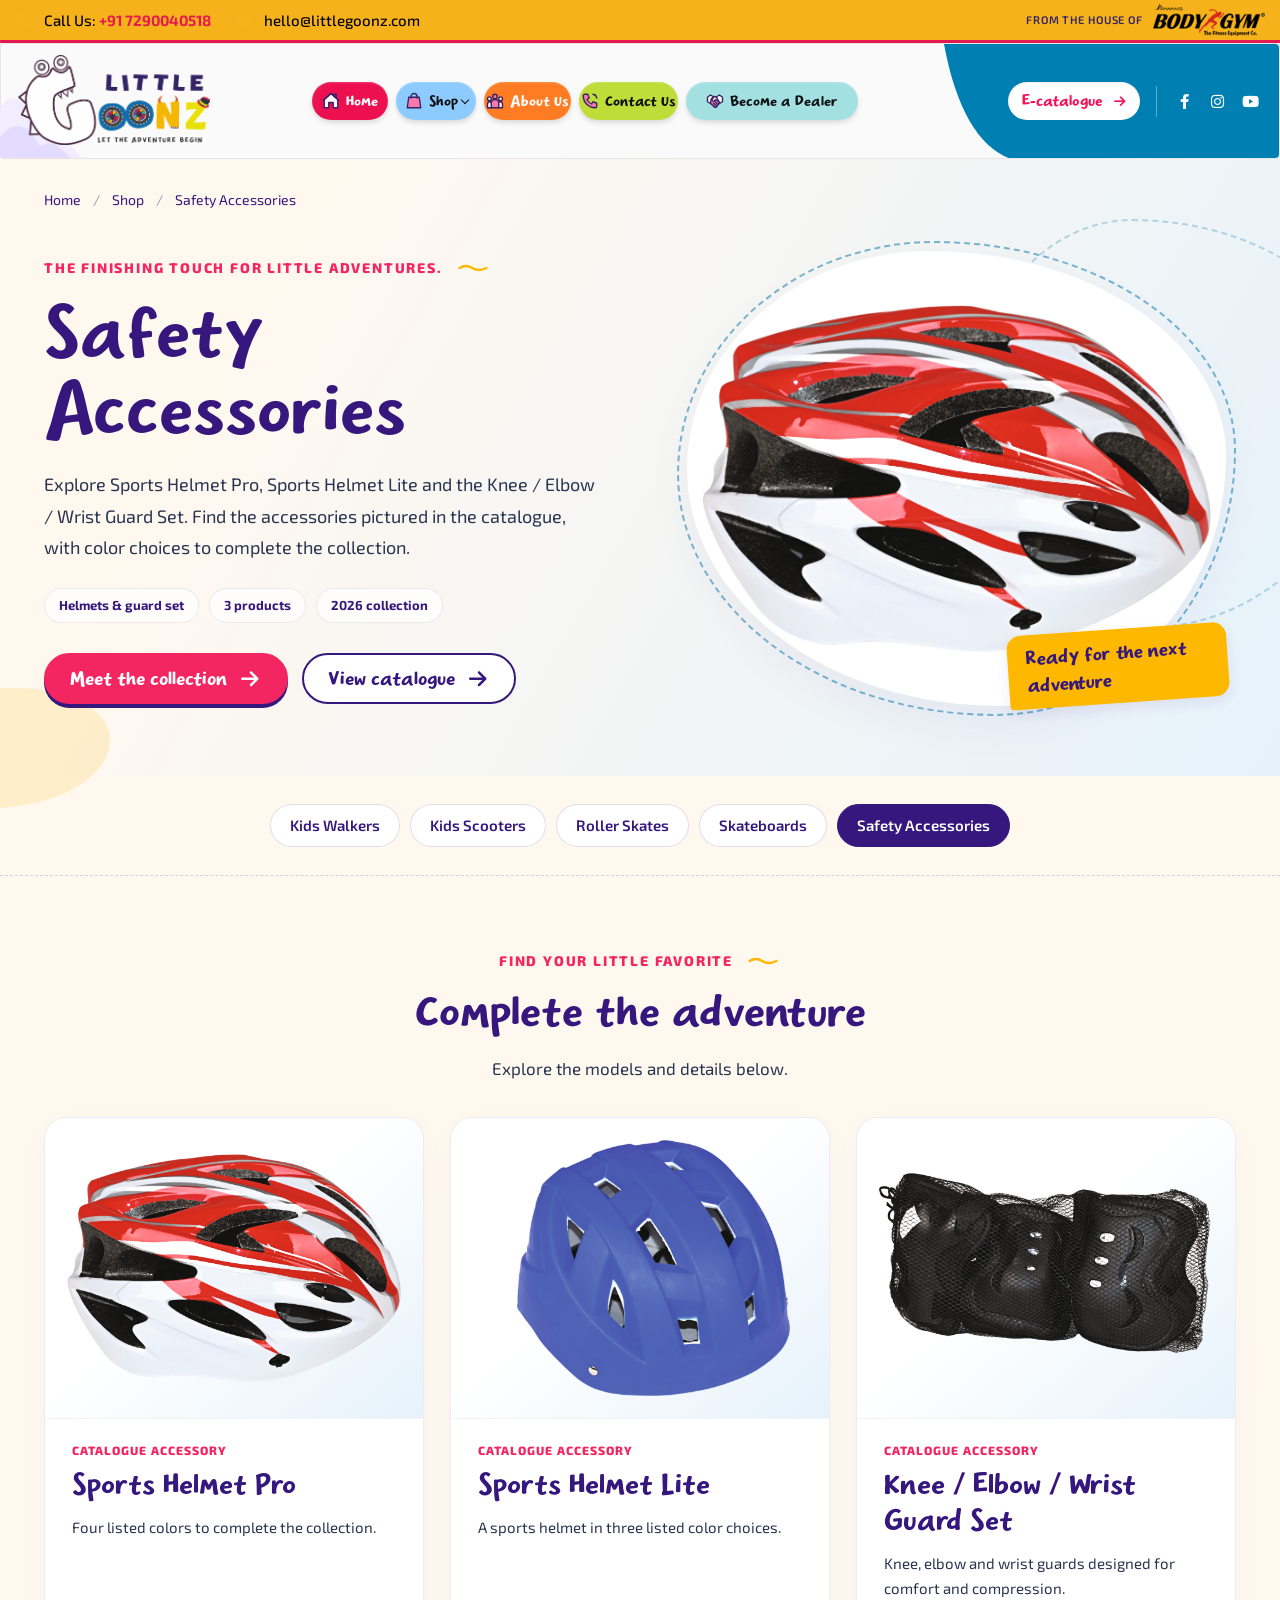
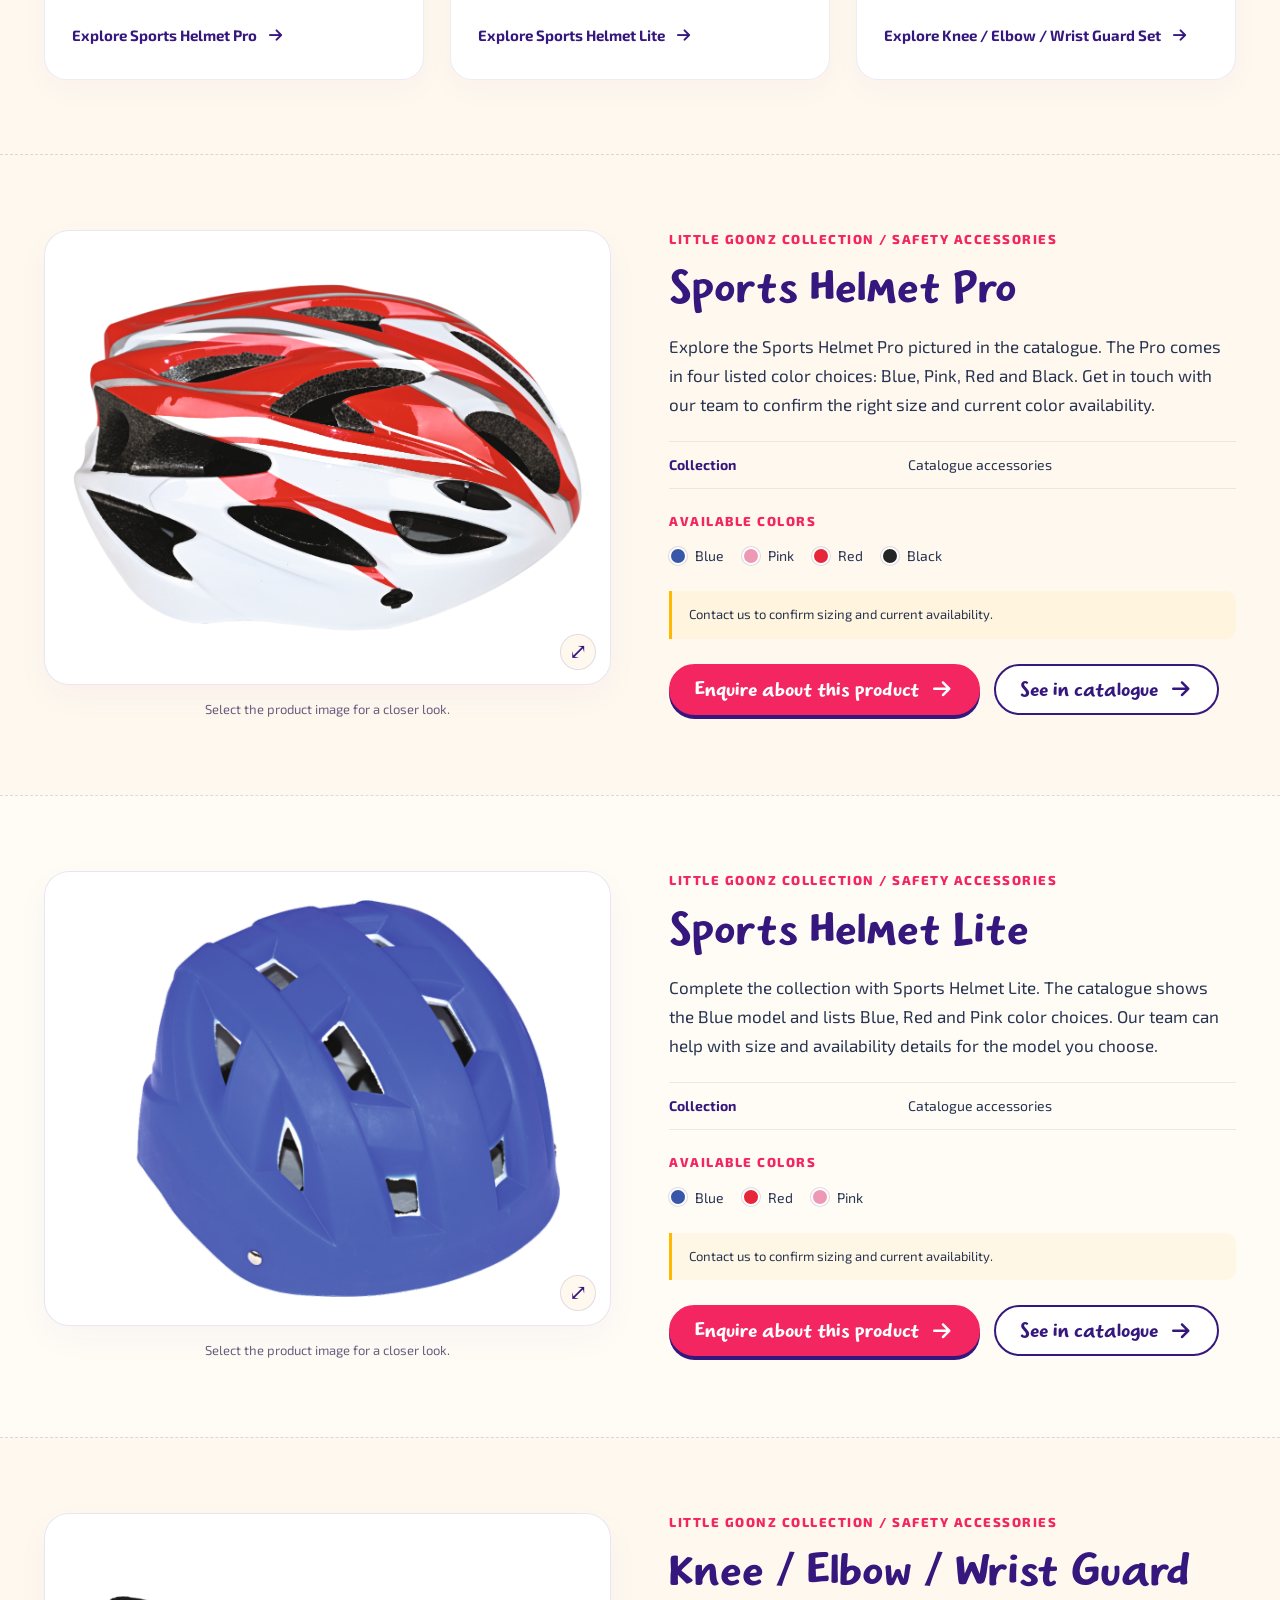
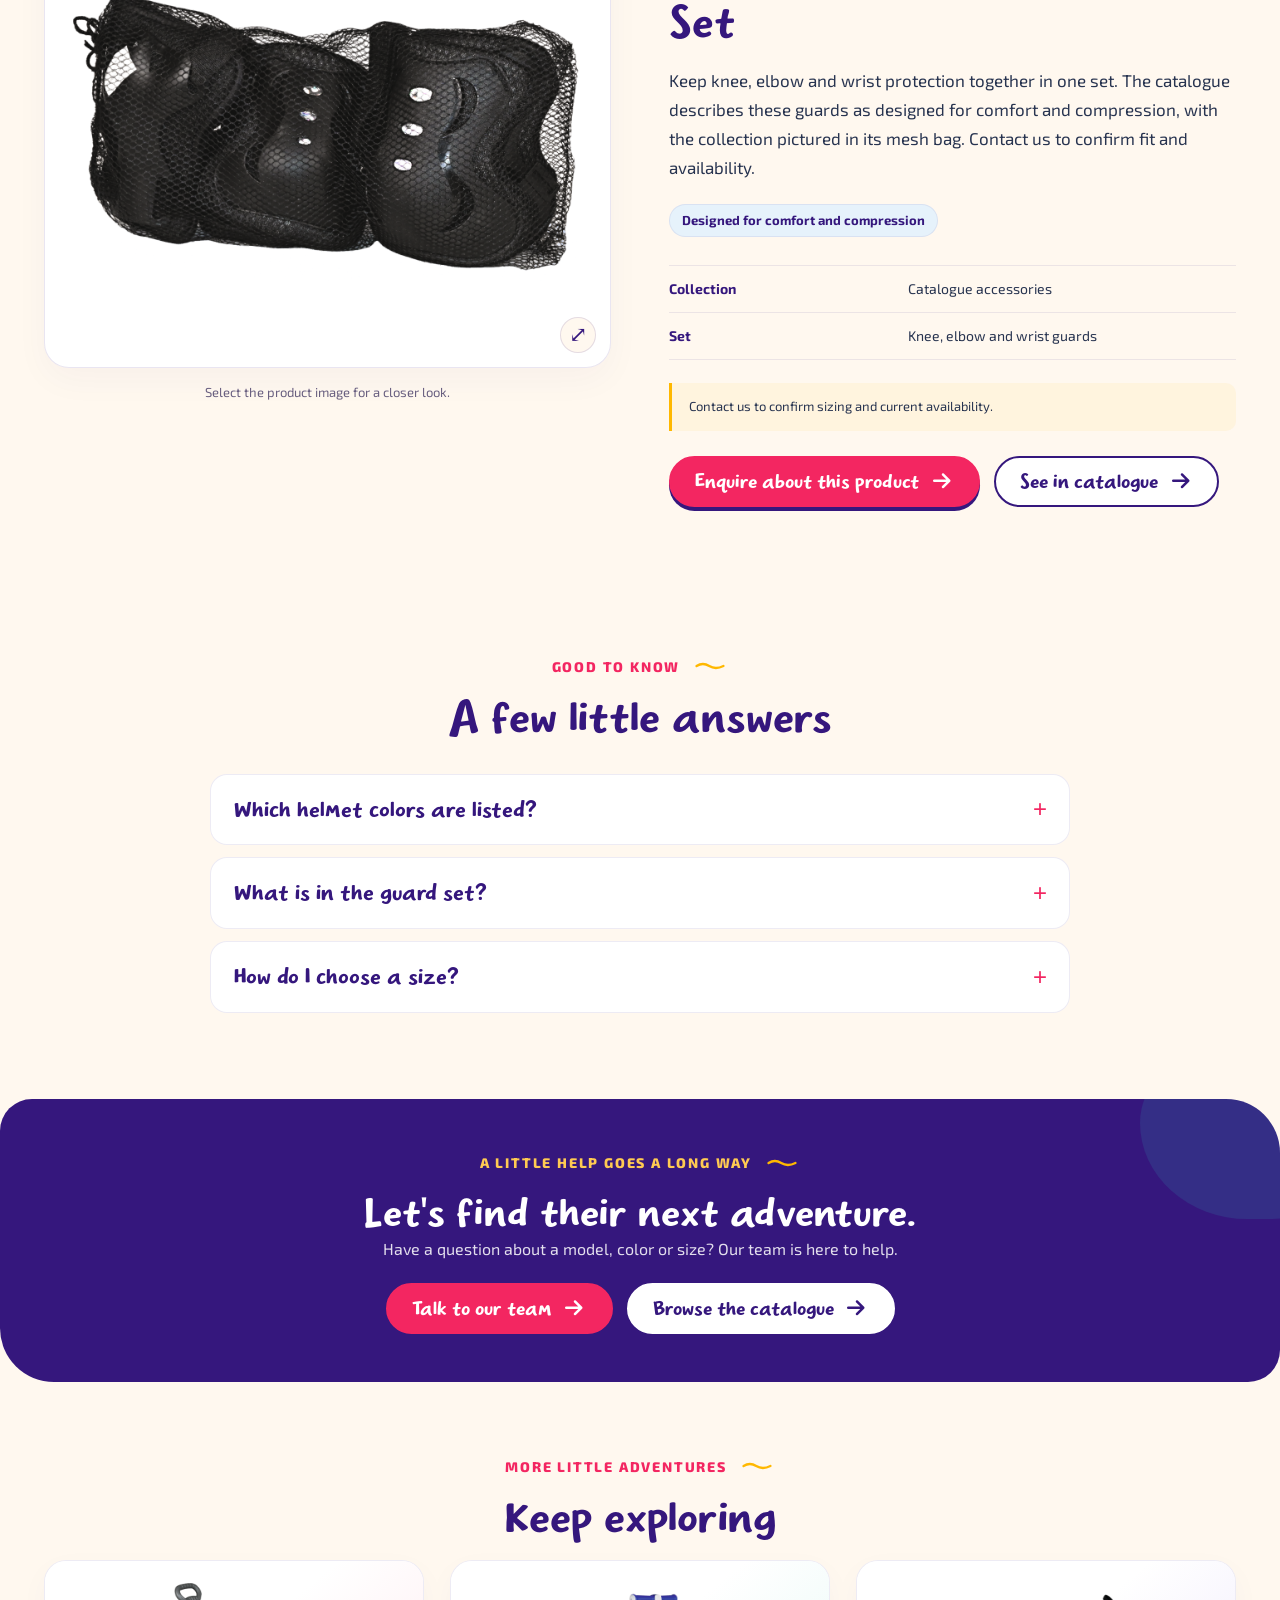
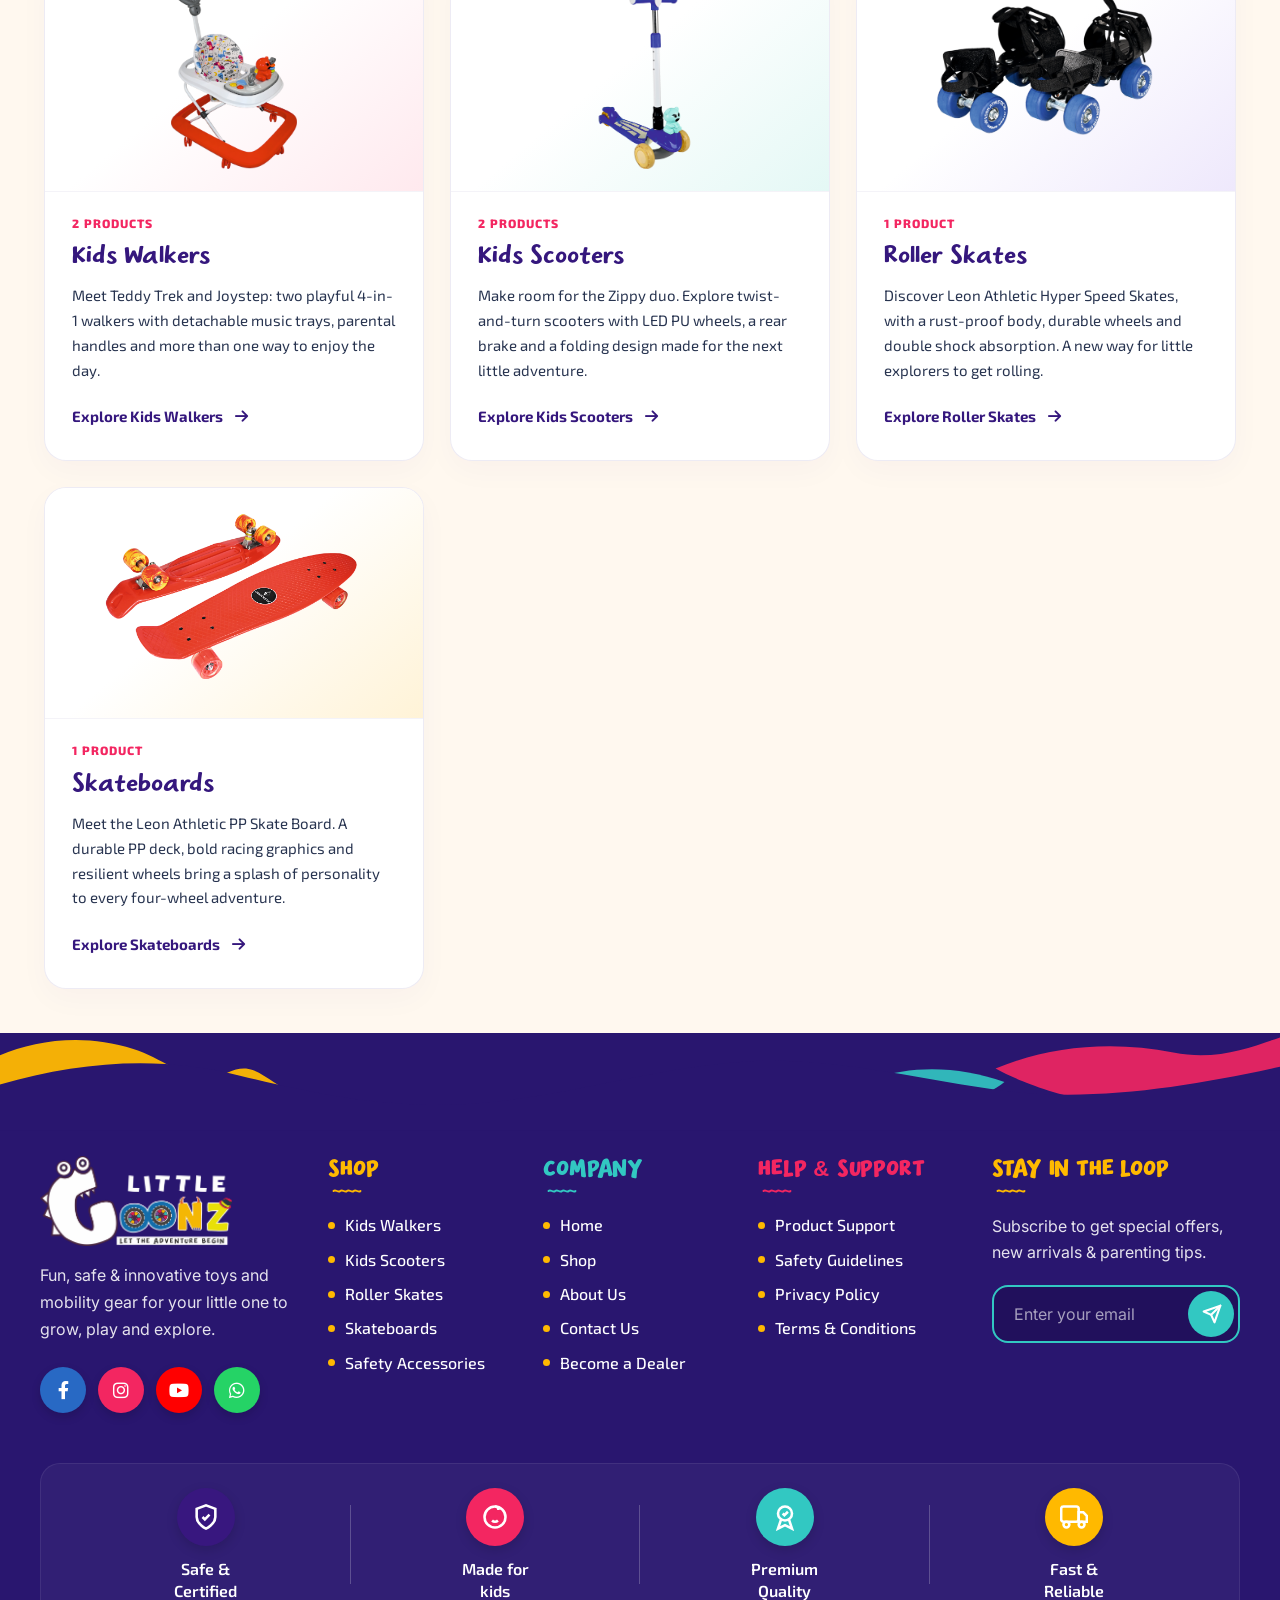
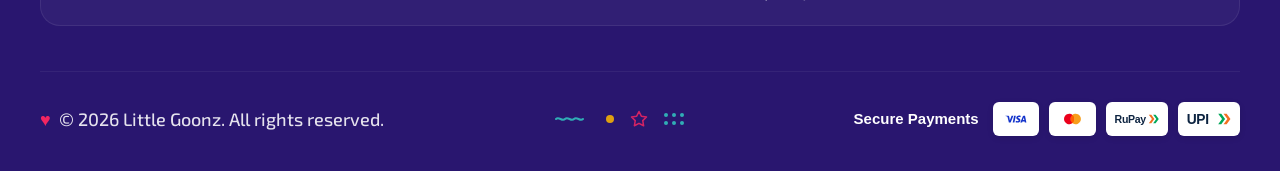
<file: safety-accessories.html>
<!DOCTYPE html>
<html lang="en">

<head>

    <meta charset="UTF-8">
    <meta http-equiv="X-UA-Compatible" content="IE=edge">
    <meta name="viewport" content="width=device-width, initial-scale=1.0, maximum-scale=1">
    <meta name="description"
        content="Explore Sports Helmet Pro, Sports Helmet Lite and the Knee / Elbow / Wrist Guard Set. Find the accessories pictured in the catalogue, with color choices to complete the collection.">
    <meta name="keywords" content="">
    <meta name="author" content="Awaiken">

    <title>Safety Accessories | Little Goonz</title>

    <link rel="shortcut icon" type="image/x-icon" href="images/logofav.png">
    <link rel="dns-prefetch" href="https://fonts.googleapis.com">
    <link rel="dns-prefetch" href="https://fonts.gstatic.com">
    <link rel="preload" href="fonts/IT Pimo Demo.otf" as="font" type="font/otf" crossorigin>

    <link rel="preconnect" href="https://fonts.googleapis.com">
    <link rel="preconnect" href="https://fonts.gstatic.com" crossorigin="">
    <link
        href="https://fonts.googleapis.com/css2?family=Inter:ital,opsz,wght@0,14..32,100..900;1,14..32,100..900&family=Mouse+Memoirs&display=swap"
        rel="stylesheet">

    <link href="css/bootstrap.min.css" rel="stylesheet" media="screen">

    <link href="css/slicknav.min.css" rel="stylesheet">

    <link rel="stylesheet" href="css/swiper-bundle.min.css">

    <link href="css/all.min.css" rel="stylesheet" media="screen">

    <link href="css/animate.min.css" rel="stylesheet">

    <link rel="stylesheet" href="css/magnific-popup.min.css">

    <link rel="stylesheet" href="css/mousecursor.min.css">

    <link rel="stylesheet" href="https://fonts.googleapis.com/css2?family=Exo+2:ital,wght@0,100..900;1,100..900&amp;display=swap">
    <link href="css/custom.min.css" rel="stylesheet" media="screen">

    <link rel="stylesheet" href="css/common.min.css">
    <link rel="stylesheet" href="css/catalog.min.css">
</head>

<body>

    <div class="topbar new-top branded-topbar">
        <div class="container">
            <div class="row align-items-center">
                <div class="col-lg-12">
                    <div class="topbar-content-info">
                        <div class="topbar-contact">
                            <a href="tel:7290040518"><i class="fa-solid fa-phone"></i> Call Us:
                                <strong>+91 7290040518</strong></a>
                            <a href="mailto:hello@littlegoonz.com"><i class="fa-solid fa-envelope"></i>
                                hello@littlegoonz.com</a>
                        </div>
                        <div class="topbar-partner-brand">
                            <span class="topbar-partner-text">From the house of</span>
                            <img class="topbar-partner-logo" src="images/logo.png" alt="Bodygym" width="280" height="79" decoding="async" fetchpriority="high">
                        </div>
                    </div>
                </div>
            </div>
        </div>
    </div>

    <header class="main-header reference-navbar">
        <div class="header-sticky">
            <nav class="navbar navbar-expand-lg">
                <div class="header-action-box">

                    <a class="navbar-brand" href="./">
                        <img src="images/companyslide1.png" alt="Logo" width="3158" height="1483" decoding="async">
                    </a>

                    <svg class="header-logo-spark" viewBox="0 0 21 28" fill="none" aria-hidden="true">
                        <path d="M3 12L7 2M8 15L16 7M11 21L19 18M12 26L18 26" stroke="#ff5275" stroke-width="2.5"
                            stroke-linecap="round" />
                    </svg>
                </div>

                <div class="main-menu">
                    <div class="collapse navbar-collapse">
                        <div class="nav-menu-wrapper">
                            <ul class="navbar-nav mr-auto" id="menu">
                                <li class="nav-item"><a class="nav-link" href="./">Home</a></li>
                                <li class="nav-item submenu"><a class="nav-link" href="shop.html">Shop</a>
                                    <ul>
                                        <li class="nav-item"><a class="nav-link" href="kids-walkers.html">Kids
                                                Walkers</a>
                                        </li>
                                        <li class="nav-item"><a class="nav-link" href="kids-scooters.html">Kids
                                                Scooters</a>
                                        </li>
                                        <li class="nav-item"><a class="nav-link" href="roller-skates.html">Roller
                                                Skates</a>
                                        </li>
                                        <li class="nav-item"><a class="nav-link" href="skateboards.html">Skateboards</a>
                                        </li>
                                        <li class="nav-item"><a class="nav-link" href="safety-accessories.html">Safety
                                                Accessories</a></li>
                                    </ul>
                                </li>

                                <li class="nav-item"><a class="nav-link" href="about.html">About Us</a></li>

                                <li class="nav-item"><a class="nav-link" href="contact.html">Contact Us</a></li>
                                <li class="nav-item"><a class="nav-link" href="become-a-dealer.html">Become a
                                        Dealer</a></li>
                            </ul>
                        </div>
                    </div>
                    <div class="header-nav-tools">
                        <svg class="header-plane-doodle" viewBox="0 0 86 54" fill="none" aria-hidden="true">
                            <path d="M4 14L22 14L7 27L8 17L19 15L12 22L18 27L17 19" stroke="#87d579" stroke-width="1.5"
                                stroke-linecap="round" stroke-linejoin="round" />
                            <path d="M18 29C26 47 56 51 59 30C62 8 36 12 48 33C57 50 75 46 85 36" stroke="#85c8da"
                                stroke-width=".7" stroke-dasharray="1.2 2.6" />
                        </svg>
                        <a class="header-shop-cta" href="Little Goonz Catalog 2026.pdf" target="_blank">E-catalogue<i
                                class="fa-solid fa-arrow-right"></i></a>
                        <div class="header-nav-social" aria-label="Social links">
                            <a href="#" aria-label="Facebook"><i class="fa-brands fa-facebook-f"></i></a>
                            <a href="https://www.instagram.com/littlegoonz.toys?rpxt=Ym1zbndhYWNpN3Zt" aria-label="Instagram"><i class="fa-brands fa-instagram"></i></a>
                            <a href="#" aria-label="YouTube"><i class="fa-brands fa-youtube"></i></a>
                        </div>
                        <div class="navbar-toggle"></div>
                    </div>
                </div>

            </nav>
            <div class="responsive-menu"></div>
        </div>
    </header>

    <main class="catalog-main" style="--category-accent: #0070AB; --category-soft: #E6F2FB">
        <section class="catalog-hero">
            <div class="catalog-container">
                <nav aria-label="Breadcrumb">
                    <ol class="catalog-breadcrumb">
                        <li><a href="./">Home</a></li>
                        <li><a href="shop.html">Shop</a></li>
                        <li aria-current="page">Safety Accessories</li>
                    </ol>
                </nav>
                <div class="catalog-hero-grid">
                    <div class="catalog-hero-copy">
                        <p class="catalog-eyebrow">The finishing touch for little adventures.</p>
                        <h1 class="catalog-title">Safety Accessories</h1>
                        <p class="catalog-lead">Explore Sports Helmet Pro, Sports Helmet Lite and the Knee / Elbow /
                            Wrist Guard Set. Find the accessories pictured in the catalogue, with color choices to
                            complete the collection.</p>
                        <div class="catalog-badges"><span class="catalog-badge">Helmets &amp; guard set</span><span
                                class="catalog-badge">3 products</span><span class="catalog-badge">2026
                                collection</span></div>
                        <div class="catalog-actions"><a class="catalog-button" href="#sports-helmet-pro">Meet the
                                collection <i class="fa-solid fa-arrow-right" aria-hidden="true"></i></a><a
                                class="catalog-button catalog-button--secondary"
                                href="Little Goonz Catalog 2026.pdf">View catalogue <i class="fa-solid fa-arrow-right"
                                    aria-hidden="true"></i></a></div>
                    </div>
                    <div class="catalog-hero-art"><img src="images/catalog/sports-helmet-pro-red.png"
                            alt="Sports Helmet Pro in red and white" class="catalog-hero-image" fetchpriority="high"
                            decoding="async" width="1125" height="767"><span class="catalog-hero-note">Ready for the next adventure</span></div>
                </div>
            </div>
        </section>
        <nav class="catalog-category-nav catalog-container" aria-label="Shop categories"><a
                class="catalog-category-link" href="kids-walkers.html">Kids Walkers</a><a class="catalog-category-link"
                href="kids-scooters.html">Kids Scooters</a><a class="catalog-category-link"
                href="roller-skates.html">Roller Skates</a><a class="catalog-category-link"
                href="skateboards.html">Skateboards</a><a class="catalog-category-link" href="safety-accessories.html"
                aria-current="page">Safety Accessories</a></nav>
        <section class="catalog-section catalog-container">
            <p class="catalog-eyebrow">Find your little favorite</p>
            <h2 class="catalog-heading">Complete the adventure</h2>
            <p class="catalog-section-lead">Explore the models and details below.</p>
            <div class="catalog-overview-grid">
                <article class="catalog-preview" style="--category-soft: #E6F2FB; --category-accent: #0070AB">
                    <a class="catalog-preview-image" href="safety-accessories.html#sports-helmet-pro"
                        aria-label="Explore Sports Helmet Pro"><img src="images/catalog/sports-helmet-pro-red.png"
                            alt="Sports Helmet Pro in red and white" class="" loading="lazy" decoding="async" width="1125" height="767"></a>
                    <div class="catalog-preview-body"><span class="catalog-mini-label">Catalogue accessory</span>
                        <h3 class="catalog-preview-title"><a href="safety-accessories.html#sports-helmet-pro">Sports
                                Helmet Pro</a></h3>
                        <p class="catalog-preview-text">Four listed colors to complete the collection.</p><a
                            class="catalog-inline-link" href="safety-accessories.html#sports-helmet-pro">Explore Sports
                            Helmet Pro <i class="fa-solid fa-arrow-right" aria-hidden="true"></i></a>
                    </div>
                </article>
                <article class="catalog-preview" style="--category-soft: #E6F2FB; --category-accent: #0070AB">
                    <a class="catalog-preview-image" href="safety-accessories.html#sports-helmet-lite"
                        aria-label="Explore Sports Helmet Lite"><img src="images/catalog/sports-helmet-lite-blue.png"
                            alt="Sports Helmet Lite in blue" class="" loading="lazy" decoding="async" width="988" height="844"></a>
                    <div class="catalog-preview-body"><span class="catalog-mini-label">Catalogue accessory</span>
                        <h3 class="catalog-preview-title"><a href="safety-accessories.html#sports-helmet-lite">Sports
                                Helmet Lite</a></h3>
                        <p class="catalog-preview-text">A sports helmet in three listed color choices.</p><a
                            class="catalog-inline-link" href="safety-accessories.html#sports-helmet-lite">Explore Sports
                            Helmet Lite <i class="fa-solid fa-arrow-right" aria-hidden="true"></i></a>
                    </div>
                </article>
                <article class="catalog-preview" style="--category-soft: #E6F2FB; --category-accent: #0070AB">
                    <a class="catalog-preview-image" href="safety-accessories.html#guard-set"
                        aria-label="Explore Knee / Elbow / Wrist Guard Set"><img
                            src="images/catalog/knee-elbow-wrist-guard-set.png"
                            alt="Knee, elbow and wrist guard set in its mesh bag" class="" loading="lazy"
                            decoding="async" width="1226" height="693"></a>
                    <div class="catalog-preview-body"><span class="catalog-mini-label">Catalogue accessory</span>
                        <h3 class="catalog-preview-title"><a href="safety-accessories.html#guard-set">Knee / Elbow /
                                Wrist Guard Set</a></h3>
                        <p class="catalog-preview-text">Knee, elbow and wrist guards designed for comfort and
                            compression.</p><a class="catalog-inline-link"
                            href="safety-accessories.html#guard-set">Explore Knee / Elbow / Wrist Guard Set <i
                                class="fa-solid fa-arrow-right" aria-hidden="true"></i></a>
                    </div>
                </article>
            </div>
        </section>
        <section class="catalog-product catalog-container" id="sports-helmet-pro"
            aria-labelledby="title-sports-helmet-pro">
            <div class="catalog-product-layout">
                <div class="catalog-gallery"><button type="button" class="catalog-main-image-button"
                        data-full-image="images/catalog/sports-helmet-pro-red.png"
                        aria-label="View larger image of Sports Helmet Pro"><img
                            src="images/catalog/sports-helmet-pro-red.png" alt="Sports Helmet Pro in red and white"
                            class="" loading="lazy" decoding="async" width="1125" height="767"></button>
                    <p class="catalog-note">Select the product image for a closer look.</p>
                </div>
                <div class="catalog-product-info">
                    <p class="catalog-product-kicker">Little Goonz collection / Safety Accessories</p>
                    <h2 class="catalog-product-name" id="title-sports-helmet-pro">Sports Helmet Pro</h2>
                    <p class="catalog-product-description">Explore the Sports Helmet Pro pictured in the catalogue. The
                        Pro comes in four listed color choices: Blue, Pink, Red and Black. Get in touch with our team to
                        confirm the right size and current color availability.</p>
                    <dl class="catalog-specs">
                        <div>
                            <dt>Collection</dt>
                            <dd>Catalogue accessories</dd>
                        </div>
                    </dl>
                    <h3 class="catalog-product-kicker">Available colors</h3>
                    <ul class="catalog-color-options">
                        <li><span class="catalog-swatch" style="--swatch: #3857A8" aria-hidden="true"></span>Blue</li>
                        <li><span class="catalog-swatch" style="--swatch: #ED99B6" aria-hidden="true"></span>Pink</li>
                        <li><span class="catalog-swatch" style="--swatch: #E72739" aria-hidden="true"></span>Red</li>
                        <li><span class="catalog-swatch" style="--swatch: #252525" aria-hidden="true"></span>Black</li>
                    </ul>
                    <p class="catalog-note">Contact us to confirm sizing and current availability.</p>
                    <div class="catalog-product-actions"><a class="catalog-button"
                            href="contact.html">Enquire
                            about this product <i class="fa-solid fa-arrow-right" aria-hidden="true"></i></a><a
                            class="catalog-button catalog-button--secondary"
                            href="Little Goonz Catalog 2026.pdf#page=7">See in catalogue <i
                                class="fa-solid fa-arrow-right" aria-hidden="true"></i></a></div>
                </div>
            </div>
        </section>
        <section class="catalog-product catalog-container" id="sports-helmet-lite"
            aria-labelledby="title-sports-helmet-lite">
            <div class="catalog-product-layout">
                <div class="catalog-gallery"><button type="button" class="catalog-main-image-button"
                        data-full-image="images/catalog/sports-helmet-lite-blue.png"
                        aria-label="View larger image of Sports Helmet Lite"><img
                            src="images/catalog/sports-helmet-lite-blue.png" alt="Sports Helmet Lite in blue" class=""
                            loading="lazy" decoding="async" width="988" height="844"></button>
                    <p class="catalog-note">Select the product image for a closer look.</p>
                </div>
                <div class="catalog-product-info">
                    <p class="catalog-product-kicker">Little Goonz collection / Safety Accessories</p>
                    <h2 class="catalog-product-name" id="title-sports-helmet-lite">Sports Helmet Lite</h2>
                    <p class="catalog-product-description">Complete the collection with Sports Helmet Lite. The
                        catalogue shows the Blue model and lists Blue, Red and Pink color choices. Our team can help
                        with size and availability details for the model you choose.</p>
                    <dl class="catalog-specs">
                        <div>
                            <dt>Collection</dt>
                            <dd>Catalogue accessories</dd>
                        </div>
                    </dl>
                    <h3 class="catalog-product-kicker">Available colors</h3>
                    <ul class="catalog-color-options">
                        <li><span class="catalog-swatch" style="--swatch: #3857A8" aria-hidden="true"></span>Blue</li>
                        <li><span class="catalog-swatch" style="--swatch: #E72739" aria-hidden="true"></span>Red</li>
                        <li><span class="catalog-swatch" style="--swatch: #ED99B6" aria-hidden="true"></span>Pink</li>
                    </ul>
                    <p class="catalog-note">Contact us to confirm sizing and current availability.</p>
                    <div class="catalog-product-actions"><a class="catalog-button"
                            href="contact.html">Enquire
                            about this product <i class="fa-solid fa-arrow-right" aria-hidden="true"></i></a><a
                            class="catalog-button catalog-button--secondary"
                            href="Little Goonz Catalog 2026.pdf#page=7">See in catalogue <i
                                class="fa-solid fa-arrow-right" aria-hidden="true"></i></a></div>
                </div>
            </div>
        </section>
        <section class="catalog-product catalog-container" id="guard-set" aria-labelledby="title-guard-set">
            <div class="catalog-product-layout">
                <div class="catalog-gallery"><button type="button" class="catalog-main-image-button"
                        data-full-image="images/catalog/knee-elbow-wrist-guard-set.png"
                        aria-label="View larger image of Knee / Elbow / Wrist Guard Set"><img
                            src="images/catalog/knee-elbow-wrist-guard-set.png"
                            alt="Knee, elbow and wrist guard set in its mesh bag" class="" loading="lazy"
                            decoding="async" width="1226" height="693"></button>
                    <p class="catalog-note">Select the product image for a closer look.</p>
                </div>
                <div class="catalog-product-info">
                    <p class="catalog-product-kicker">Little Goonz collection / Safety Accessories</p>
                    <h2 class="catalog-product-name" id="title-guard-set">Knee / Elbow / Wrist Guard Set</h2>
                    <p class="catalog-product-description">Keep knee, elbow and wrist protection together in one set.
                        The catalogue describes these guards as designed for comfort and compression, with the
                        collection pictured in its mesh bag. Contact us to confirm fit and availability.</p>
                    <ul class="catalog-traits">
                        <li>Designed for comfort and compression</li>
                    </ul>
                    <dl class="catalog-specs">
                        <div>
                            <dt>Collection</dt>
                            <dd>Catalogue accessories</dd>
                        </div>
                        <div>
                            <dt>Set</dt>
                            <dd>Knee, elbow and wrist guards</dd>
                        </div>
                    </dl>
                    <p class="catalog-note">Contact us to confirm sizing and current availability.</p>
                    <div class="catalog-product-actions"><a class="catalog-button"
                            href="contact.html">Enquire
                            about this product <i class="fa-solid fa-arrow-right" aria-hidden="true"></i></a><a
                            class="catalog-button catalog-button--secondary"
                            href="Little Goonz Catalog 2026.pdf#page=7">See in catalogue <i
                                class="fa-solid fa-arrow-right" aria-hidden="true"></i></a></div>
                </div>
            </div>
        </section>
        <section class="catalog-section catalog-container">
            <p class="catalog-eyebrow">Good to know</p>
            <h2 class="catalog-heading">A few little answers</h2>
            <div class="catalog-faq">
                <details>
                    <summary>Which helmet colors are listed?</summary>
                    <p>Sports Helmet Pro is listed in Blue, Pink, Red and Black. Sports Helmet Lite is listed in Blue,
                        Red and Pink.</p>
                </details>
                <details>
                    <summary>What is in the guard set?</summary>
                    <p>The catalogue shows a Knee / Elbow / Wrist Guard Set and describes it as designed for comfort and
                        compression.</p>
                </details>
                <details>
                    <summary>How do I choose a size?</summary>
                    <p>Contact our team to confirm the available sizes and fit details for your chosen accessory. The
                        catalogue does not list sizing measurements.</p>
                </details>
            </div>
        </section>
        <section class="catalog-help-band catalog-container">
            <div>
                <p class="catalog-eyebrow">A little help goes a long way</p>
                <h2>Let's find their next adventure.</h2>
                <p>Have a question about a model, color or size? Our team is here to help.</p>
            </div>
            <div class="catalog-actions"><a class="catalog-button" href="contact.html">Talk to our team <i
                        class="fa-solid fa-arrow-right" aria-hidden="true"></i></a><a
                    class="catalog-button catalog-button--secondary" href="Little Goonz Catalog 2026.pdf">Browse the
                    catalogue <i class="fa-solid fa-arrow-right" aria-hidden="true"></i></a></div>
        </section>
        <section class="catalog-section catalog-container">
            <p class="catalog-eyebrow">More little adventures</p>
            <h2 class="catalog-heading">Keep exploring</h2>
            <div class="catalog-related-grid">
                <article class="catalog-preview" style="--category-soft: #FFE9EE; --category-accent: #F32661">
                    <a class="catalog-preview-image" href="kids-walkers.html" aria-label="Explore Kids Walkers"><img
                            src="images/catalog/teddy-trek-red.png" alt="Teddy Trek Kids Walker in red" class=""
                            loading="lazy" decoding="async" width="1335" height="1981"></a>
                    <div class="catalog-preview-body"><span class="catalog-mini-label">2 products</span>
                        <h3 class="catalog-preview-title"><a href="kids-walkers.html">Kids Walkers</a></h3>
                        <p class="catalog-preview-text">Meet Teddy Trek and Joystep: two playful 4-in-1 walkers with
                            detachable music trays, parental handles and more than one way to enjoy the day.</p><a
                            class="catalog-inline-link" href="kids-walkers.html">Explore Kids Walkers <i
                                class="fa-solid fa-arrow-right" aria-hidden="true"></i></a>
                    </div>
                </article>
                <article class="catalog-preview" style="--category-soft: #E4F8F5; --category-accent: #32C8C2">
                    <a class="catalog-preview-image" href="kids-scooters.html" aria-label="Explore Kids Scooters"><img
                            src="images/catalog/zippy-dx-blue.png" alt="Zippy DX Scooter in blue with play toy" class=""
                            loading="lazy" decoding="async" width="1384" height="1817"></a>
                    <div class="catalog-preview-body"><span class="catalog-mini-label">2 products</span>
                        <h3 class="catalog-preview-title"><a href="kids-scooters.html">Kids Scooters</a></h3>
                        <p class="catalog-preview-text">Make room for the Zippy duo. Explore twist-and-turn scooters
                            with LED PU wheels, a rear brake and a folding design made for the next little adventure.
                        </p><a class="catalog-inline-link" href="kids-scooters.html">Explore Kids Scooters <i
                                class="fa-solid fa-arrow-right" aria-hidden="true"></i></a>
                    </div>
                </article>
                <article class="catalog-preview" style="--category-soft: #EEE8FC; --category-accent: #9370DB">
                    <a class="catalog-preview-image" href="roller-skates.html" aria-label="Explore Roller Skates"><img
                            src="images/catalog/hyper-speed-skates-blue.png"
                            alt="Leon Athletic Hyper Speed Skates with blue wheels" class="" loading="lazy"
                            decoding="async" width="1224" height="919"></a>
                    <div class="catalog-preview-body"><span class="catalog-mini-label">1 product</span>
                        <h3 class="catalog-preview-title"><a href="roller-skates.html">Roller Skates</a></h3>
                        <p class="catalog-preview-text">Discover Leon Athletic Hyper Speed Skates, with a rust-proof
                            body, durable wheels and double shock absorption. A new way for little explorers to get
                            rolling.</p><a class="catalog-inline-link" href="roller-skates.html">Explore Roller Skates
                            <i class="fa-solid fa-arrow-right" aria-hidden="true"></i></a>
                    </div>
                </article>
                <article class="catalog-preview" style="--category-soft: #FFF3D7; --category-accent: #FFB900">
                    <a class="catalog-preview-image" href="skateboards.html" aria-label="Explore Skateboards"><img
                            src="images/catalog/pp-skate-board-red.png"
                            alt="PP Skate Board, red deck top and underside views" class="" loading="lazy"
                            decoding="async" width="1009" height="685"></a>
                    <div class="catalog-preview-body"><span class="catalog-mini-label">1 product</span>
                        <h3 class="catalog-preview-title"><a href="skateboards.html">Skateboards</a></h3>
                        <p class="catalog-preview-text">Meet the Leon Athletic PP Skate Board. A durable PP deck, bold
                            racing graphics and resilient wheels bring a splash of personality to every four-wheel
                            adventure.</p><a class="catalog-inline-link" href="skateboards.html">Explore Skateboards <i
                                class="fa-solid fa-arrow-right" aria-hidden="true"></i></a>
                    </div>
                </article>
            </div>
        </section>
    </main>
    <dialog id="catalog-image-dialog" class="catalog-image-dialog" aria-label="Product image"><button
            class="catalog-dialog-close" type="button" aria-label="Close product image"><i class="fa-solid fa-xmark"
                aria-hidden="true"></i></button><img alt="" decoding="async"></dialog>

    <footer class="lg-footer" id="main-footer">

        <div class="lg-footer__wave-wrap" aria-hidden="true">
            <svg class="lg-footer__wave-svg" viewBox="0 0 1440 110" fill="none" xmlns="http://www.w3.org/2000/svg"
                preserveAspectRatio="none">

                <path
                    d="M0 25C40 8 95 0 150 18C185 29 210 55 240 50C255 47 268 35 285 42C300 48 315 62 330 68C270 95 140 105 0 85V25Z"
                    fill="#FFB900" opacity="0.95" />

                <path
                    d="M1120 40C1180 15 1250 8 1320 22C1370 32 1410 15 1440 5V85C1380 98 1260 90 1180 65C1150 55 1135 48 1120 40Z"
                    fill="#F32661" opacity="0.9" />

                <path d="M980 52C1030 35 1080 38 1130 55C1100 80 1040 88 980 75V52Z" fill="#32C8C2" opacity="0.9" />

                <path
                    d="M0 58C90 32 180 25 270 48C360 70 450 88 550 78C650 68 740 38 840 32C940 26 1030 52 1130 65C1230 78 1340 60 1440 38V110H0V58Z"
                    fill="#29166F" />
            </svg>
        </div>

        <div class="lg-footer__container">

            <div class="lg-footer__grid">

                <div class="lg-footer__brand">

                    <a href="index.html" class="lg-footer__logo-link">
                        <img src="images/companyslide1.png" alt="Little Goonz" class="lg-footer__logo-img" width="3158" height="1483" decoding="async" loading="lazy">
                    </a>

                    <p class="lg-footer__description">
                        Fun, safe &amp; innovative toys and mobility gear for your little one to grow, play and explore.
                    </p>

                    <div class="lg-footer__socials">
                        <a href="#" class="lg-footer__social-btn lg-footer__social-fb" aria-label="Facebook"
                            title="Facebook">
                            <i class="fa-brands fa-facebook-f"></i>
                        </a>
                        <a href="https://www.instagram.com/littlegoonz.toys?rpxt=Ym1zbndhYWNpN3Zt" class="lg-footer__social-btn lg-footer__social-ig" aria-label="Instagram"
                            title="Instagram">
                            <i class="fa-brands fa-instagram"></i>
                        </a>
                        <a href="#" class="lg-footer__social-btn lg-footer__social-yt" aria-label="YouTube"
                            title="YouTube">
                            <i class="fa-brands fa-youtube"></i>
                        </a>
                        <a href="#" class="lg-footer__social-btn lg-footer__social-wa" aria-label="WhatsApp"
                            title="WhatsApp">
                            <i class="fa-brands fa-whatsapp"></i>
                        </a>
                    </div>
                </div>

                <div class="lg-footer__col lg-footer__col-shop">
                    <div class="lg-footer__heading-wrap">
                        <h3 class="lg-footer__heading lg-footer__heading--yellow">SHOP</h3>
                        <svg class="lg-footer__wavy-underline" viewBox="0 0 40 8" fill="none"
                            xmlns="http://www.w3.org/2000/svg">
                            <path d="M2 4C5 1 8 7 11 4C14 1 17 7 20 4C23 1 26 7 29 4C32 1 35 7 38 4"
                                stroke="currentColor" stroke-width="2.5" stroke-linecap="round"
                                stroke-linejoin="round" />
                        </svg>
                    </div>
                    <ul class="lg-footer__list">
                        <li class="lg-footer__item">
                            <span class="lg-footer__bullet" aria-hidden="true"></span>
                            <a href="kids-walkers.html" class="lg-footer__link">Kids Walkers</a>
                        </li>
                        <li class="lg-footer__item">
                            <span class="lg-footer__bullet" aria-hidden="true"></span>
                            <a href="kids-scooters.html" class="lg-footer__link">Kids Scooters</a>
                        </li>
                        <li class="lg-footer__item">
                            <span class="lg-footer__bullet" aria-hidden="true"></span>
                            <a href="roller-skates.html" class="lg-footer__link">Roller Skates</a>
                        </li>
                        <li class="lg-footer__item">
                            <span class="lg-footer__bullet" aria-hidden="true"></span>
                            <a href="skateboards.html" class="lg-footer__link">Skateboards</a>
                        </li>
                        <li class="lg-footer__item">
                            <span class="lg-footer__bullet" aria-hidden="true"></span>
                            <a href="safety-accessories.html" class="lg-footer__link">Safety Accessories</a>
                        </li>
                    </ul>
                </div>

                <div class="lg-footer__col lg-footer__col-company">
                    <div class="lg-footer__heading-wrap">
                        <h3 class="lg-footer__heading lg-footer__heading--turquoise">COMPANY</h3>
                        <svg class="lg-footer__wavy-underline" viewBox="0 0 40 8" fill="none"
                            xmlns="http://www.w3.org/2000/svg">
                            <path d="M2 4C5 1 8 7 11 4C14 1 17 7 20 4C23 1 26 7 29 4C32 1 35 7 38 4"
                                stroke="currentColor" stroke-width="2.5" stroke-linecap="round"
                                stroke-linejoin="round" />
                        </svg>
                    </div>
                    <ul class="lg-footer__list">
                        <li class="lg-footer__item">
                            <span class="lg-footer__bullet" aria-hidden="true"></span>
                            <a href="./" class="lg-footer__link">Home</a>
                        </li>
                        <li class="lg-footer__item">
                            <span class="lg-footer__bullet" aria-hidden="true"></span>
                            <a href="shop.html" class="lg-footer__link">Shop</a>
                        </li>
                        <li class="lg-footer__item">
                            <span class="lg-footer__bullet" aria-hidden="true"></span>
                            <a href="about.html" class="lg-footer__link">About Us</a>
                        </li>
                        <li class="lg-footer__item">
                            <span class="lg-footer__bullet" aria-hidden="true"></span>
                            <a href="contact.html" class="lg-footer__link">Contact Us</a>
                        </li>
                        <li class="lg-footer__item">
                            <span class="lg-footer__bullet" aria-hidden="true"></span>
                            <a href="become-a-dealer.html" class="lg-footer__link">Become a Dealer</a>
                        </li>
                    </ul>
                </div>

                <div class="lg-footer__col lg-footer__col-support">
                    <div class="lg-footer__heading-wrap">
                        <h3 class="lg-footer__heading lg-footer__heading--pink">HELP &amp; SUPPORT</h3>
                        <svg class="lg-footer__wavy-underline" viewBox="0 0 40 8" fill="none"
                            xmlns="http://www.w3.org/2000/svg">
                            <path d="M2 4C5 1 8 7 11 4C14 1 17 7 20 4C23 1 26 7 29 4C32 1 35 7 38 4"
                                stroke="currentColor" stroke-width="2.5" stroke-linecap="round"
                                stroke-linejoin="round" />
                        </svg>
                    </div>
                    <ul class="lg-footer__list">
                        <li class="lg-footer__item">
                            <span class="lg-footer__bullet" aria-hidden="true"></span>
                            <a href="product-support.html" class="lg-footer__link">Product Support</a>
                        </li>
                        <li class="lg-footer__item">
                            <span class="lg-footer__bullet" aria-hidden="true"></span>
                            <a href="safety-guidelines.html" class="lg-footer__link">Safety Guidelines</a>
                        </li>
                        <li class="lg-footer__item">
                            <span class="lg-footer__bullet" aria-hidden="true"></span>
                            <a href="privacy.html" class="lg-footer__link">Privacy Policy</a>
                        </li>
                        <li class="lg-footer__item">
                            <span class="lg-footer__bullet" aria-hidden="true"></span>
                            <a href="terms.html" class="lg-footer__link">Terms &amp; Conditions</a>
                        </li>
                    </ul>
                </div>

                <div class="lg-footer__col lg-footer__col-newsletter">
                    <div class="lg-footer__heading-wrap">
                        <h3 class="lg-footer__heading lg-footer__heading--yellow">STAY IN THE LOOP</h3>
                        <svg class="lg-footer__wavy-underline" viewBox="0 0 40 8" fill="none"
                            xmlns="http://www.w3.org/2000/svg">
                            <path d="M2 4C5 1 8 7 11 4C14 1 17 7 20 4C23 1 26 7 29 4C32 1 35 7 38 4"
                                stroke="currentColor" stroke-width="2.5" stroke-linecap="round"
                                stroke-linejoin="round" />
                        </svg>
                    </div>
                    <p class="lg-footer__newsletter-text">
                        Subscribe to get special offers, new arrivals &amp; parenting tips.
                    </p>

                    <form class="lg-footer__form" action="#" method="POST" onsubmit="event.preventDefault();">
                        <div class="lg-footer__input-wrap">
                            <input type="email" class="lg-footer__input" placeholder="Enter your email" required
                                aria-label="Enter your email address">
                            <button type="submit" class="lg-footer__submit-btn" aria-label="Subscribe to newsletter">
                                <svg viewBox="0 0 24 24" fill="none" stroke="currentColor" stroke-width="2.5"
                                    stroke-linecap="round" stroke-linejoin="round">
                                    <line x1="22" y1="2" x2="11" y2="13" />
                                    <polygon points="22 2 15 22 11 13 2 9 22 2" />
                                </svg>
                            </button>
                        </div>
                    </form>
                </div>

            </div>

            <div class="lg-footer__trust">

                <div class="lg-footer__trust-item">
                    <div class="lg-footer__trust-icon-box lg-footer__trust-purple" aria-hidden="true">
                        <svg viewBox="0 0 24 24">
                            <path d="M12 22s8-4 8-10V5l-8-3-8 3v7c0 6 8 10 8 10z" />
                            <path d="m9 12 2 2 4-4" />
                        </svg>
                    </div>
                    <p class="lg-footer__trust-text">Safe &amp;<br>Certified</p>
                </div>

                <div class="lg-footer__trust-item">
                    <div class="lg-footer__trust-icon-box lg-footer__trust-pink" aria-hidden="true">
                        <svg viewBox="0 0 24 24">
                            <circle cx="12" cy="12" r="9" />
                            <path d="M9 10h.01" />
                            <path d="M15 10h.01" />
                            <path d="M9.5 15a3.5 3.5 0 0 0 5 0" />
                            <path d="M12 3a3 3 0 0 1 3 3" />
                        </svg>
                    </div>
                    <p class="lg-footer__trust-text">Made for<br>kids</p>
                </div>

                <div class="lg-footer__trust-item">
                    <div class="lg-footer__trust-icon-box lg-footer__trust-turquoise" aria-hidden="true">
                        <svg viewBox="0 0 24 24">
                            <circle cx="12" cy="9" r="6" />
                            <path d="m8.5 14.5-2.5 7.5 6-3 6 3-2.5-7.5" />
                            <path d="m10 9 1.5 1.5 3-3" />
                        </svg>
                    </div>
                    <p class="lg-footer__trust-text">Premium<br>Quality</p>
                </div>

                <div class="lg-footer__trust-item">
                    <div class="lg-footer__trust-icon-box lg-footer__trust-yellow" aria-hidden="true">
                        <svg viewBox="0 0 24 24">
                            <rect x="1" y="3" width="15" height="13" rx="2" />
                            <polygon points="16 8 20 8 23 11 23 16 16 16 16 8" />
                            <circle cx="5.5" cy="18.5" r="2.5" />
                            <circle cx="18.5" cy="18.5" r="2.5" />
                        </svg>
                    </div>
                    <p class="lg-footer__trust-text">Fast &amp;<br>Reliable</p>
                </div>
            </div>

            <hr class="lg-footer__divider">

            <div class="lg-footer__bottom">

                <p class="lg-footer__copyright">
                    <span class="lg-footer__heart-icon" aria-hidden="true">♥</span>
                    &copy; 2026 Little Goonz. All rights reserved.
                </p>

                <div class="lg-footer__bottom-decor" aria-hidden="true">

                    <svg class="lg-footer__decor-squiggle" viewBox="0 0 36 8" fill="none">
                        <path d="M2 4C5 1 8 7 11 4C14 1 17 7 20 4C23 1 26 7 29 4C32 1 35 7" stroke="#32C8C2"
                            stroke-width="2" stroke-linecap="round" />
                    </svg>

                    <span class="lg-footer__decor-dot"></span>

                    <svg class="lg-footer__decor-star" viewBox="0 0 24 24" fill="none" stroke="#F32661" stroke-width="2"
                        stroke-linecap="round" stroke-linejoin="round">
                        <polygon
                            points="12 2 15.09 8.26 22 9.27 17 14.14 18.18 21.02 12 17.77 5.82 21.02 7 14.14 2 9.27 8.91 8.26 12 2" />
                    </svg>

                    <div class="lg-footer__decor-grid">
                        <span class="lg-footer__decor-grid-dot"></span>
                        <span class="lg-footer__decor-grid-dot"></span>
                        <span class="lg-footer__decor-grid-dot"></span>
                        <span class="lg-footer__decor-grid-dot"></span>
                        <span class="lg-footer__decor-grid-dot"></span>
                        <span class="lg-footer__decor-grid-dot"></span>
                    </div>
                </div>

                <div class="lg-footer__payments">
                    <span class="lg-footer__payments-label">Secure Payments</span>
                    <div class="lg-footer__payment-badges">

                        <div class="lg-footer__payment-badge" title="Visa">
                            <img src="images/icon-payment-options-5.svg" alt="Visa" width="46" height="30" decoding="async" loading="lazy">
                        </div>

                        <div class="lg-footer__payment-badge" title="Mastercard">
                            <img src="images/icon-payment-options-6.svg" alt="Mastercard" width="46" height="30" decoding="async" loading="lazy">
                        </div>

                        <div class="lg-footer__payment-badge" title="RuPay">
                            <svg viewBox="0 0 74 24" width="48" height="18" fill="none"
                                xmlns="http://www.w3.org/2000/svg">
                                <text x="1" y="18" font-family="'Fredoka', Arial, sans-serif" font-weight="900"
                                    font-size="17" fill="#0C2340" letter-spacing="-0.5">RuPay</text>
                                <polygon points="56,5 61,12 56,19 60,19 65,12 60,5" fill="#F37021" />
                                <polygon points="63,5 68,12 63,19 67,19 72,12 67,5" fill="#00A859" />
                            </svg>
                        </div>

                        <div class="lg-footer__payment-badge" title="UPI">
                            <svg viewBox="0 0 60 24" width="46" height="18" fill="none"
                                xmlns="http://www.w3.org/2000/svg">
                                <text x="1" y="18" font-family="'Fredoka', Arial, sans-serif" font-weight="900"
                                    font-size="18" fill="#0C2340" letter-spacing="-0.5">UPI</text>
                                <polygon points="42,5 47,12 42,19 46,19 51,12 46,5" fill="#00A859" />
                                <polygon points="49,5 54,12 49,19 53,19 58,12 53,5" fill="#F37021" />
                            </svg>
                        </div>
                    </div>
                </div>
            </div>

        </div>
    </footer>

    <script src="js/jquery-3.7.1.min.js" defer></script>

    <script src="js/jquery.slicknav.min.js" defer></script>

    <script src="js/SmoothScroll.min.js" defer></script>

    <script src="js/gsap.min.js" defer></script>
    <script src="js/magiccursor.min.js" defer></script>

    <script src="js/function.min.js" defer></script>

    <script src="js/safety-accessories.min.js" defer></script>
    <script src="js/catalog.min.js" defer></script>
</body>

</html>
</file>
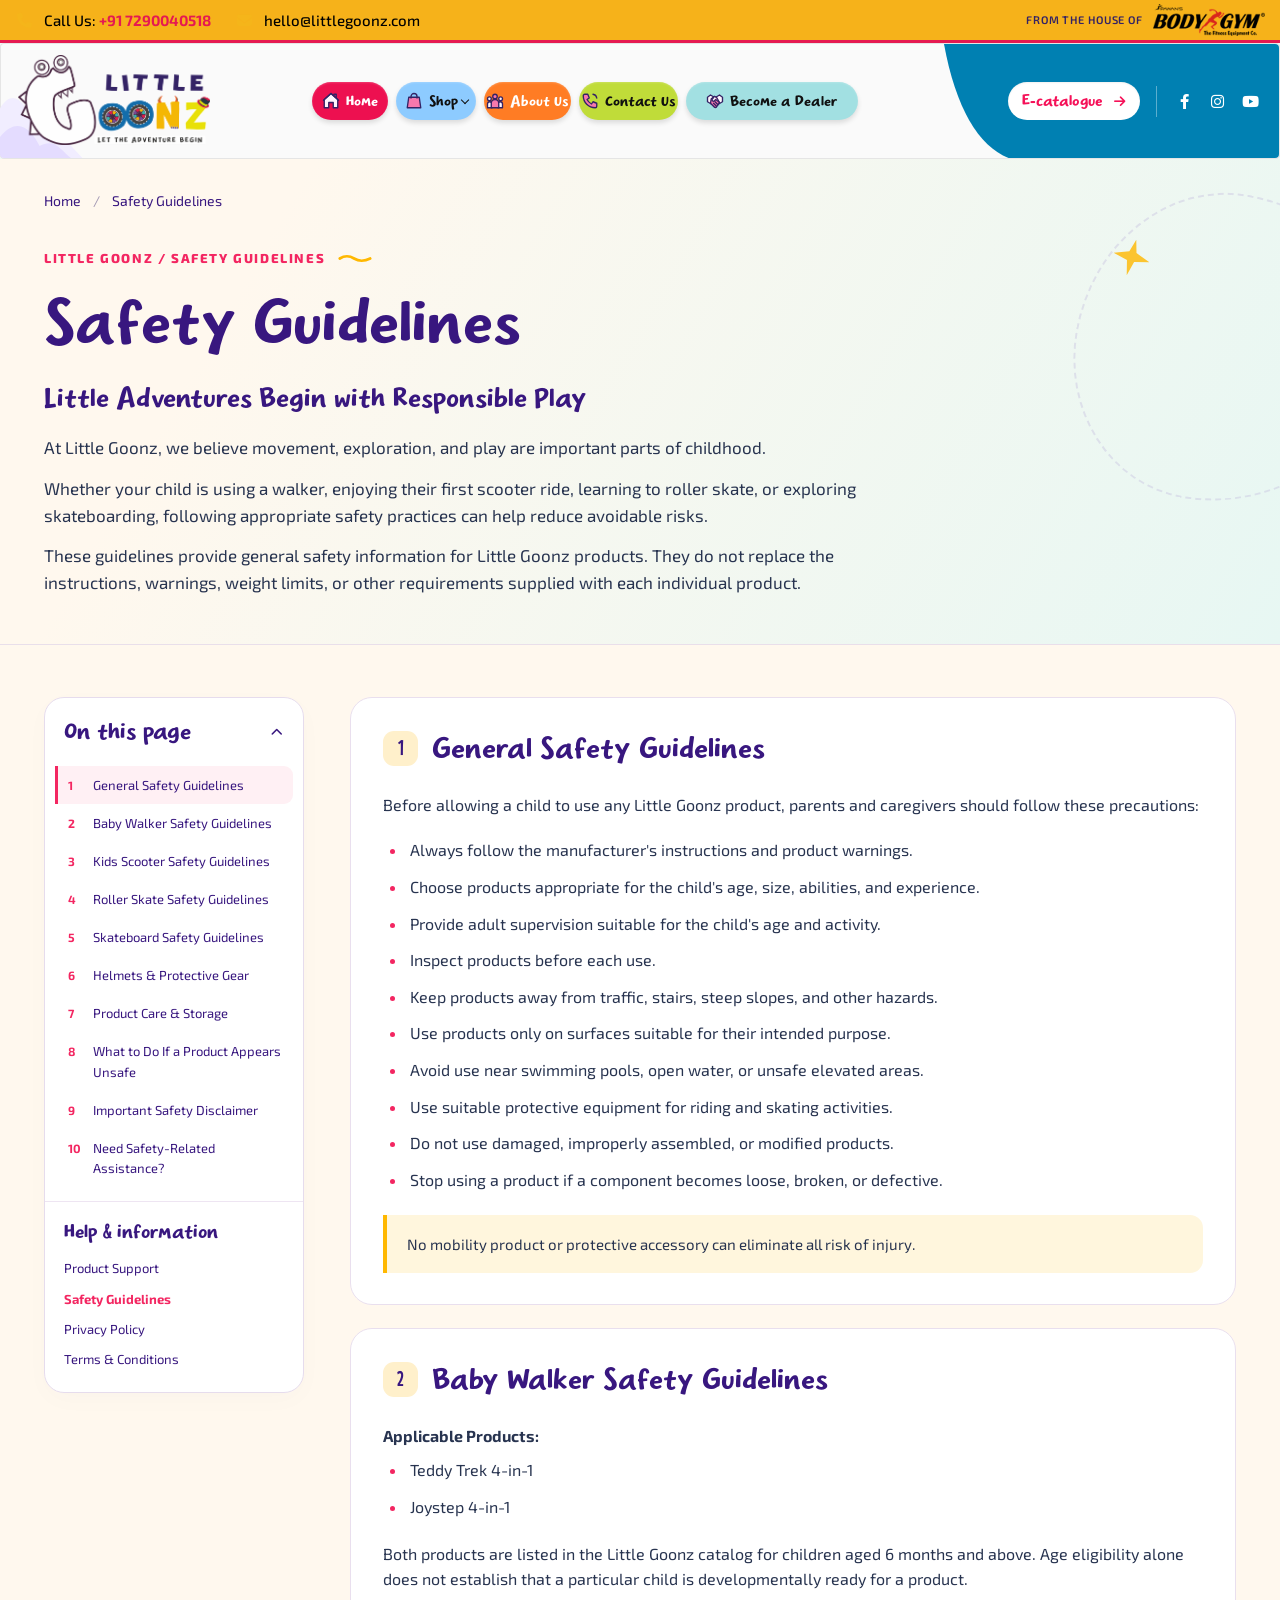
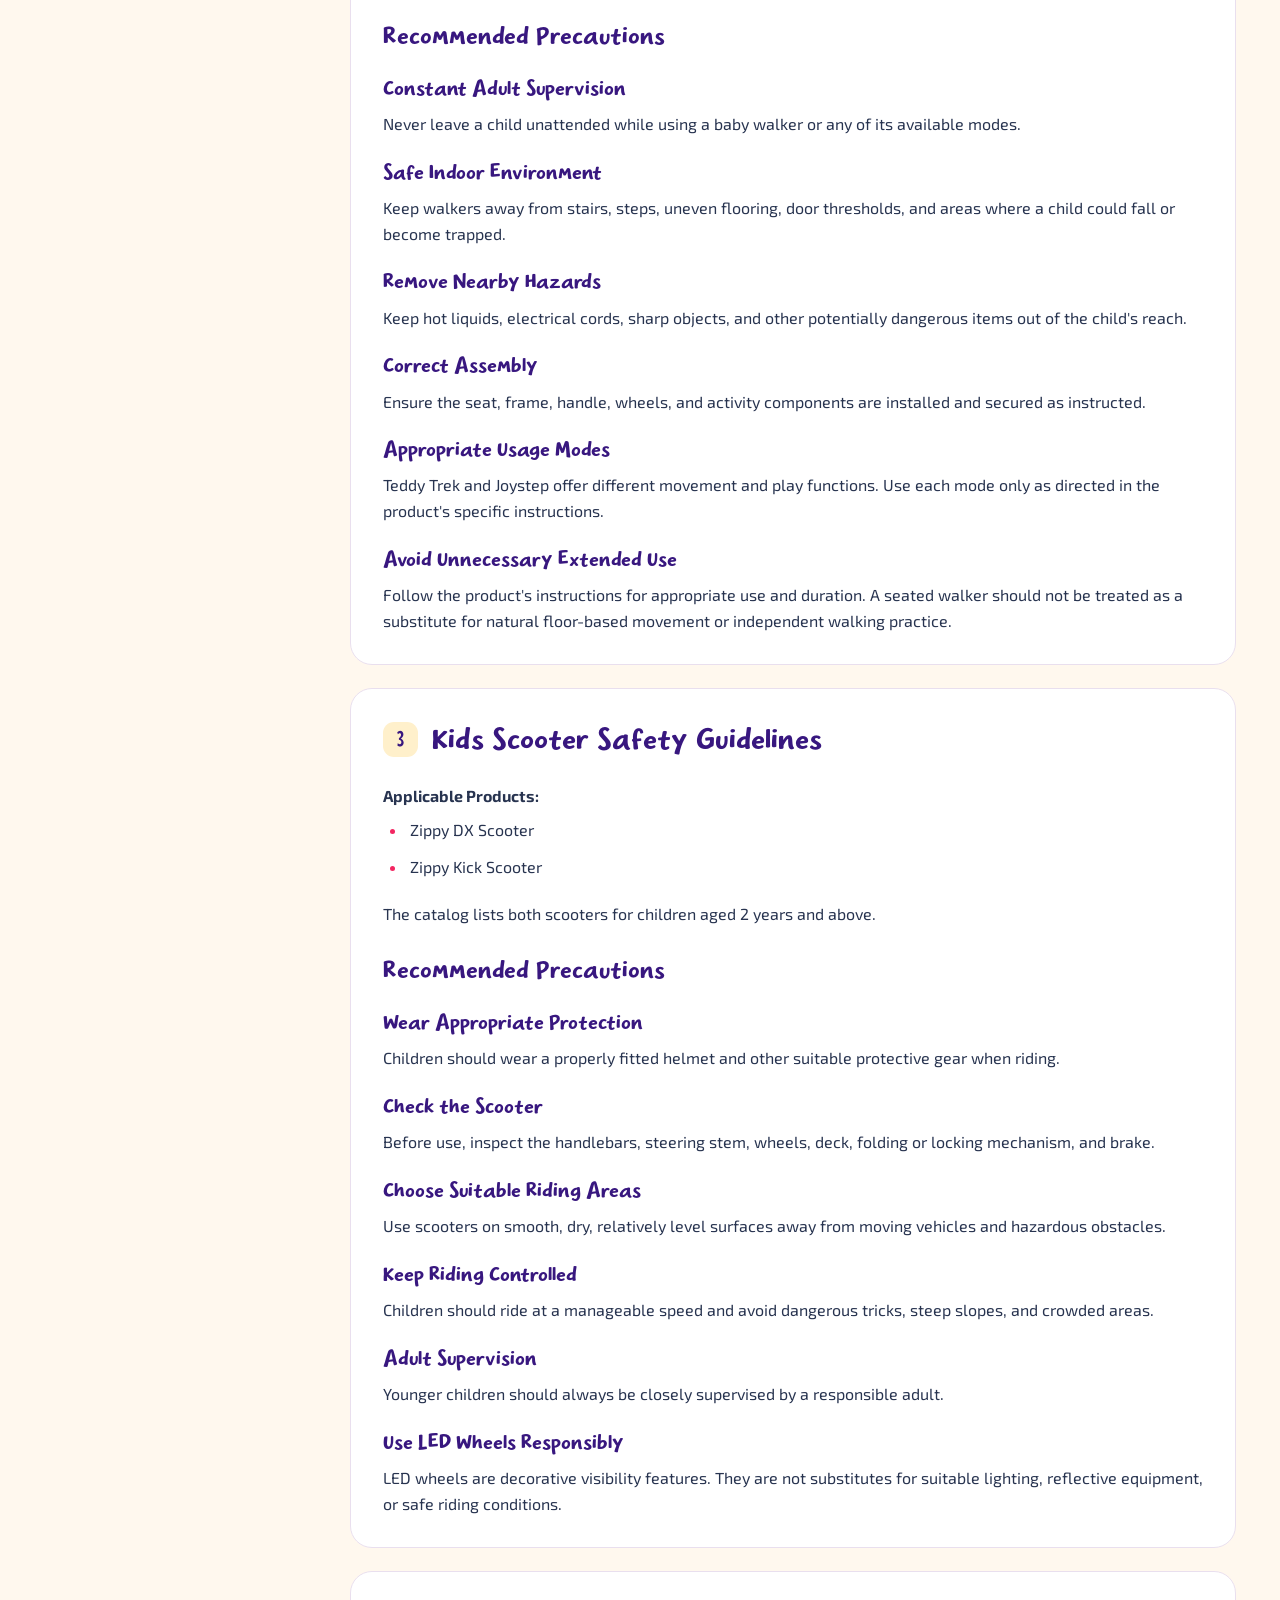
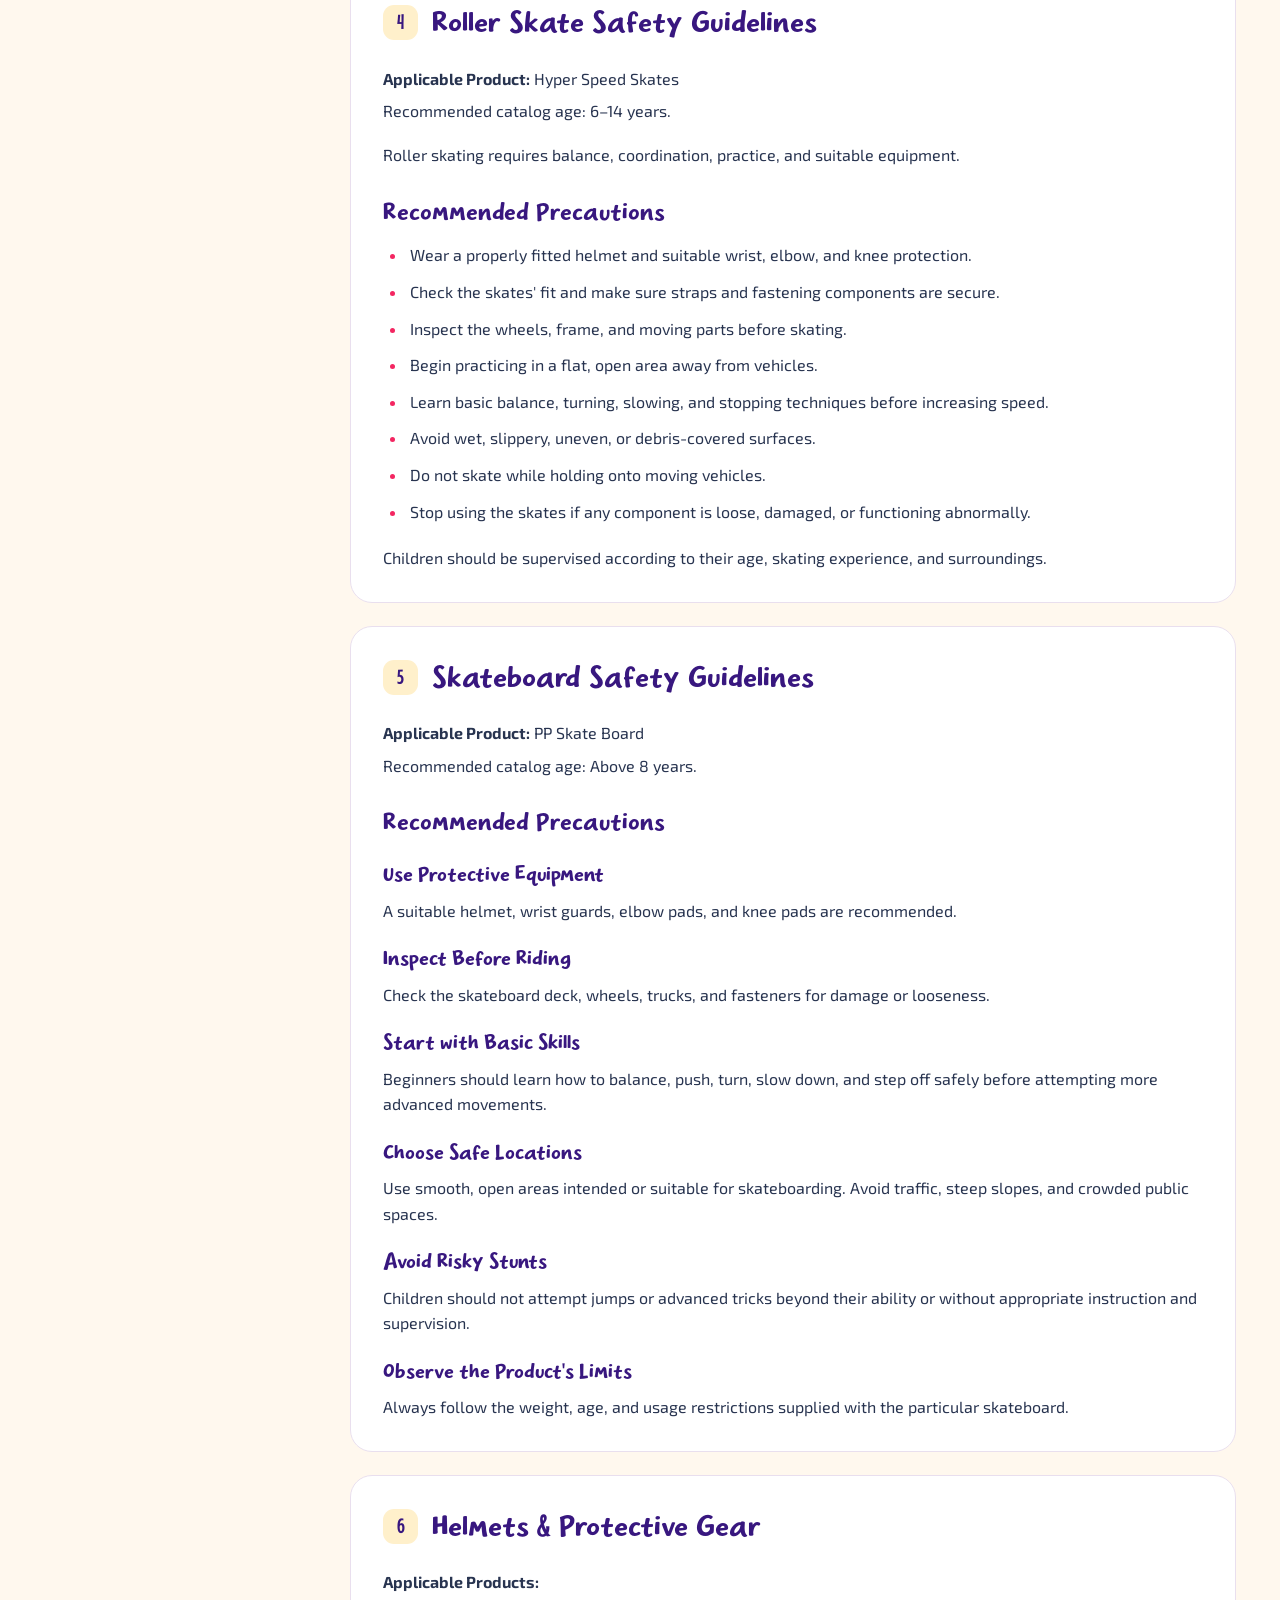
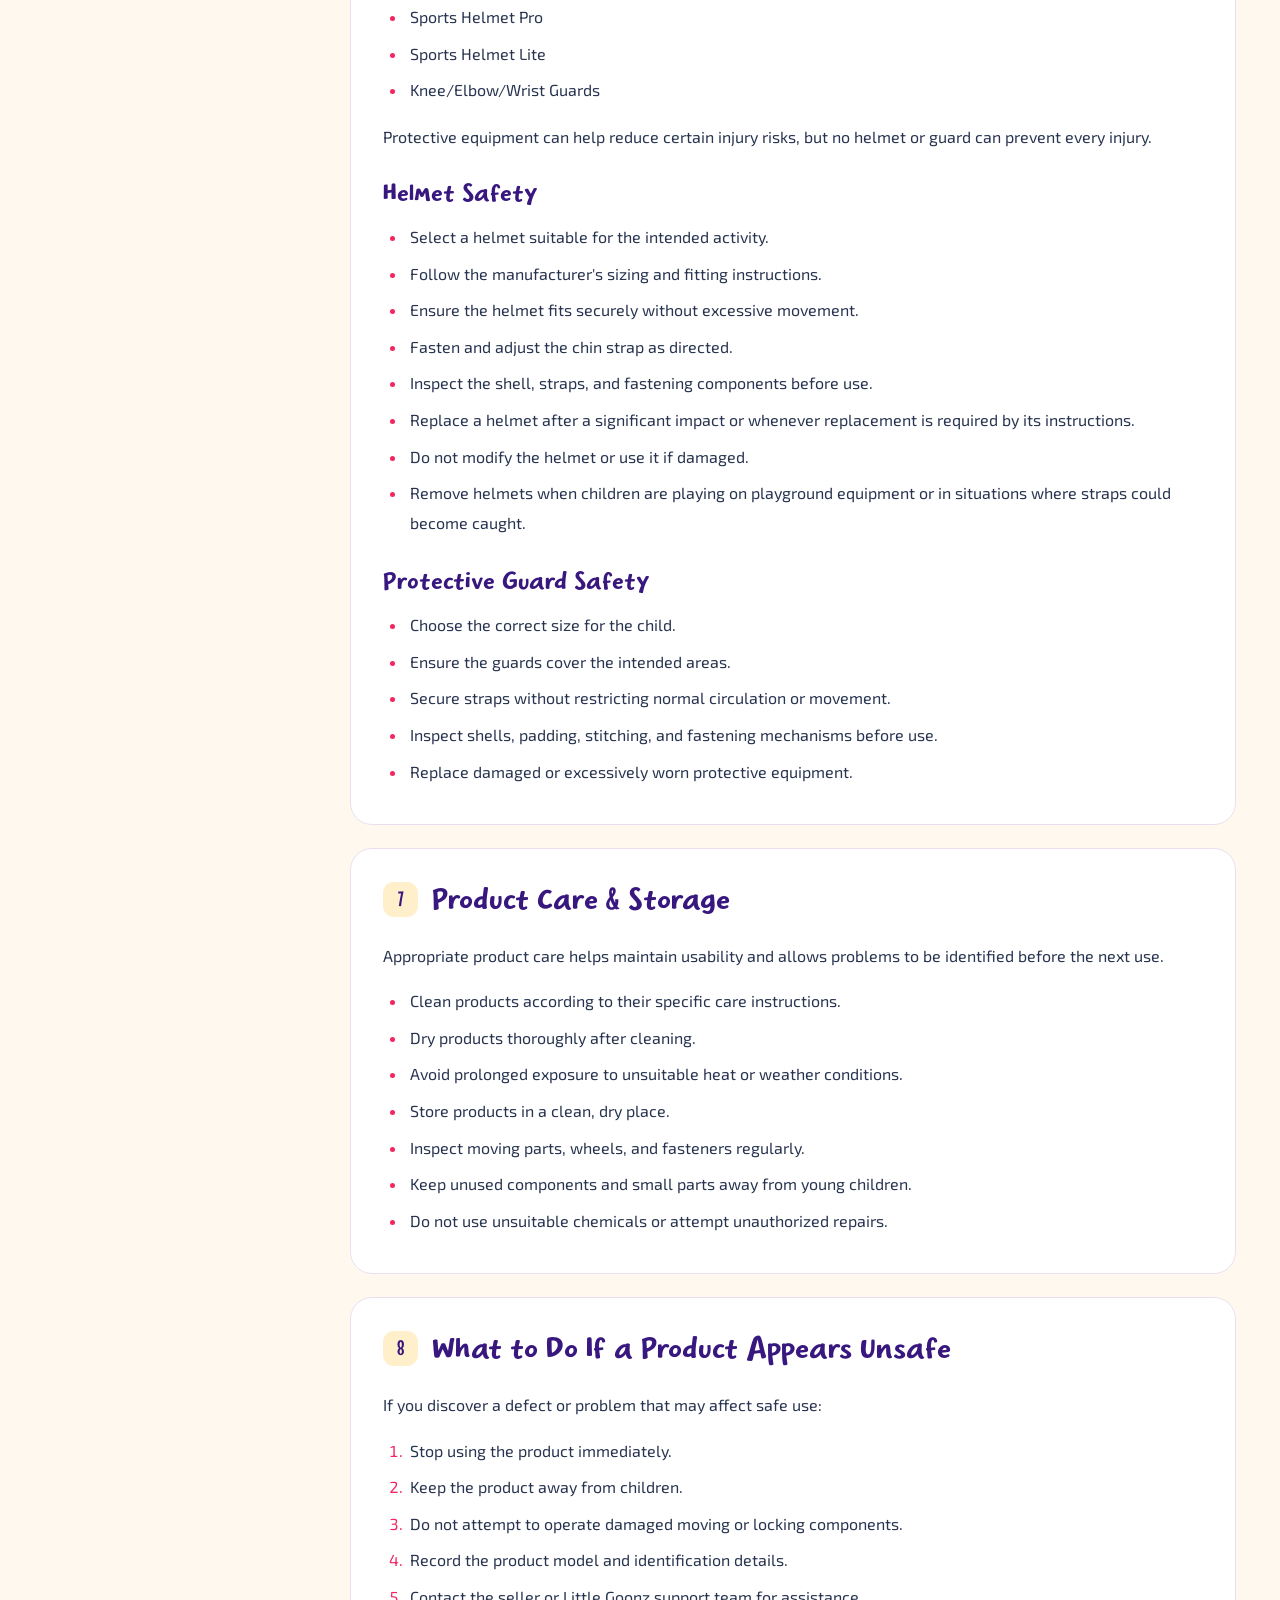
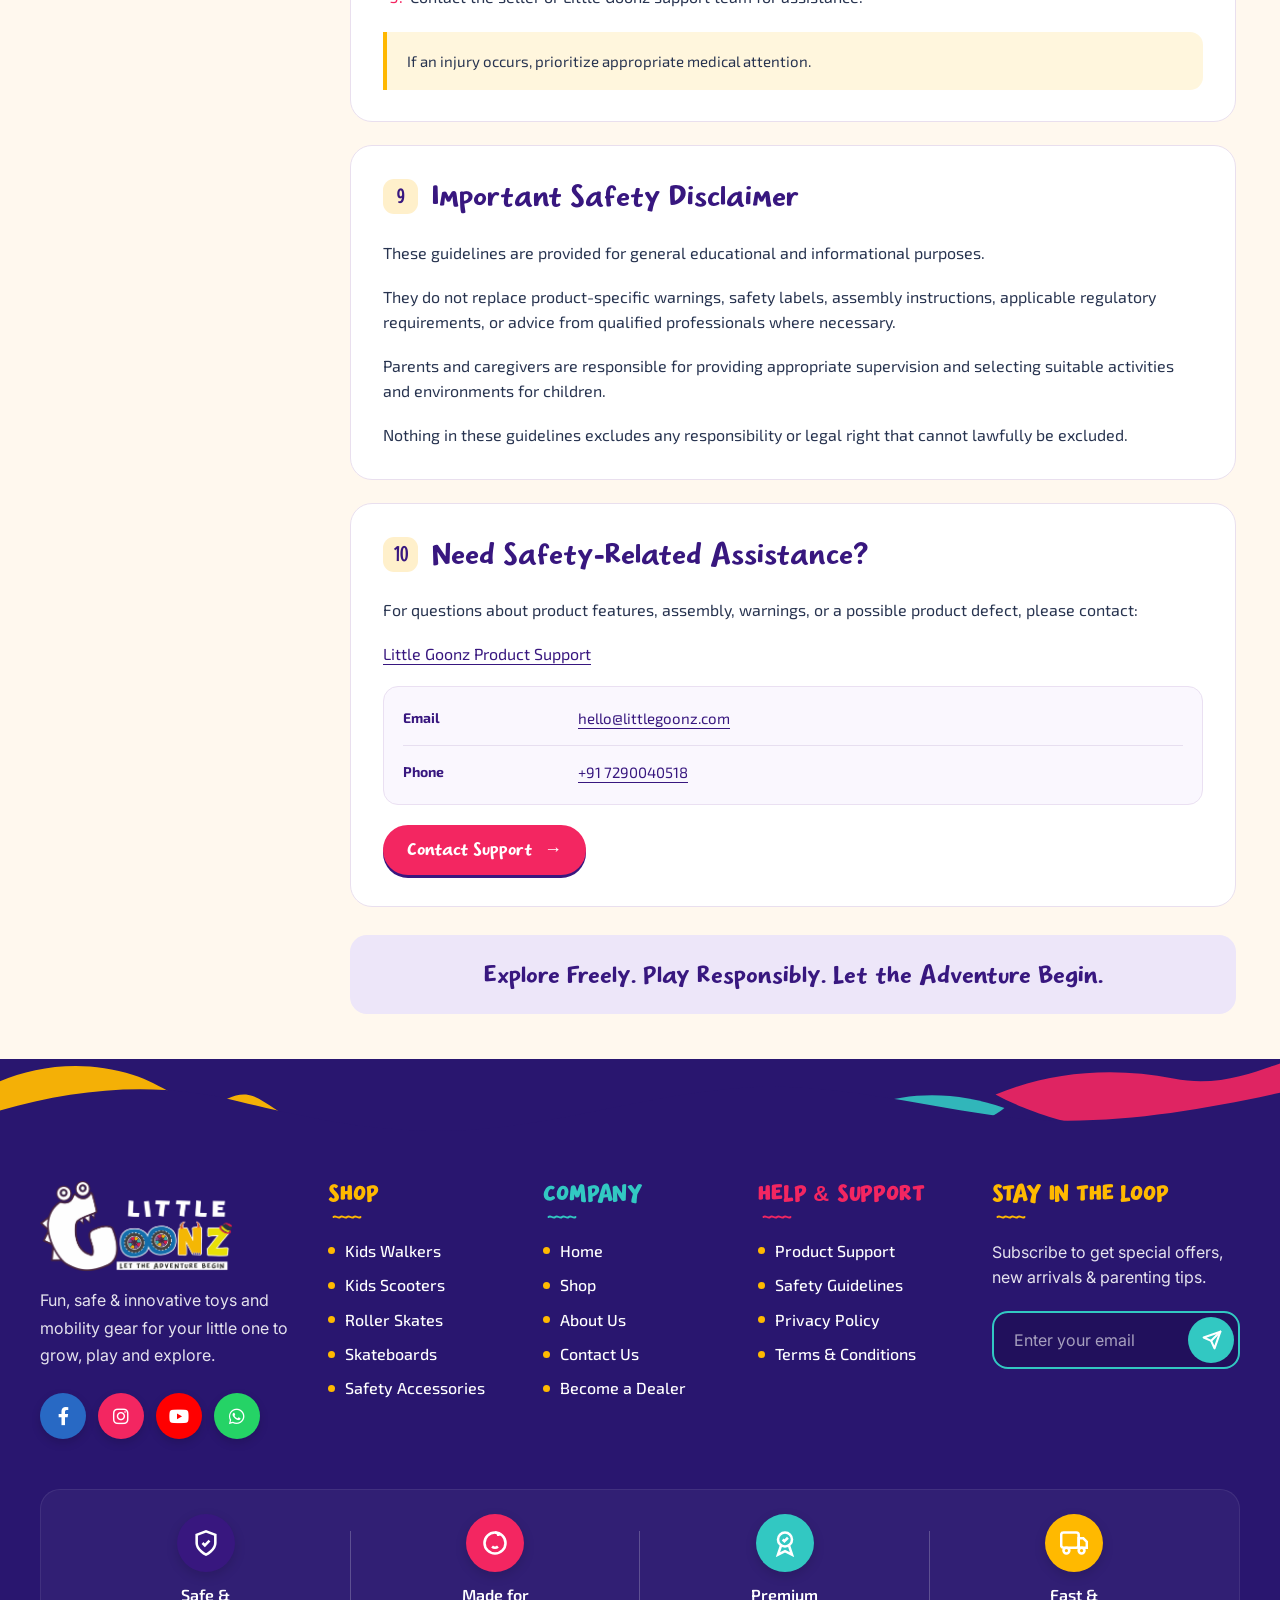
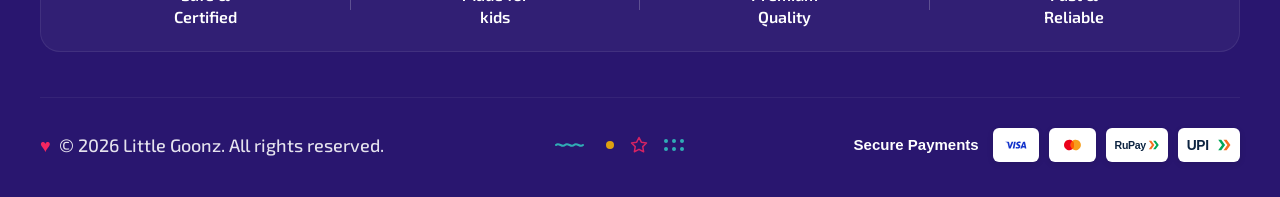
<file: safety-guidelines.html>
<!DOCTYPE html>
<html lang="en">

<head>

    <meta charset="UTF-8">
    <meta http-equiv="X-UA-Compatible" content="IE=edge">
    <meta name="viewport" content="width=device-width, initial-scale=1.0">
    <meta name="description" content="Read Little Goonz general safety guidelines for walkers, scooters, skates, skateboards and protective accessories.">
    <meta name="keywords" content="">
    <meta name="author" content="Awaiken">

    <title>Safety Guidelines | Little Goonz</title>

    <link rel="shortcut icon" type="image/x-icon" href="images/logofav.png">
    <link rel="dns-prefetch" href="https://fonts.googleapis.com">
    <link rel="dns-prefetch" href="https://fonts.gstatic.com">
    <link rel="preload" href="fonts/IT Pimo Demo.otf" as="font" type="font/otf" crossorigin>

    <link rel="preconnect" href="https://fonts.googleapis.com">
    <link rel="preconnect" href="https://fonts.gstatic.com" crossorigin="">
    <link
        href="https://fonts.googleapis.com/css2?family=Inter:ital,opsz,wght@0,14..32,100..900;1,14..32,100..900&family=Mouse+Memoirs&display=swap"
        rel="stylesheet">

    <link href="css/bootstrap.min.css" rel="stylesheet" media="screen">

    <link href="css/slicknav.min.css" rel="stylesheet">

    <link rel="stylesheet" href="css/swiper-bundle.min.css">

    <link href="css/all.min.css" rel="stylesheet" media="screen">

    <link href="css/animate.min.css" rel="stylesheet">

    <link rel="stylesheet" href="css/magnific-popup.min.css">

    <link rel="stylesheet" href="css/mousecursor.min.css">

    <link rel="stylesheet" href="https://fonts.googleapis.com/css2?family=Exo+2:ital,wght@0,100..900;1,100..900&amp;display=swap">
    <link href="css/custom.min.css" rel="stylesheet" media="screen">

    <link rel="stylesheet" href="css/common.min.css">

    <link rel="stylesheet" href="css/common-help.min.css">
</head>
<body>

    <div class="topbar new-top branded-topbar">
        <div class="container">
            <div class="row align-items-center">
                <div class="col-lg-12">
                    <div class="topbar-content-info">
                        <div class="topbar-contact">
                            <a href="tel:7290040518"><i class="fa-solid fa-phone"></i> Call Us:
                                <strong>+91 7290040518</strong></a>
                            <a href="mailto:hello@littlegoonz.com"><i class="fa-solid fa-envelope"></i>
                                hello@littlegoonz.com</a>
                        </div>
                        <div class="topbar-partner-brand">
                            <span class="topbar-partner-text">From the house of</span>
                            <img class="topbar-partner-logo" src="images/logo.png" alt="Bodygym" width="280" height="79" decoding="async" fetchpriority="high">
                        </div>
                    </div>
                </div>
            </div>
        </div>
    </div>

    <header class="main-header reference-navbar">
        <div class="header-sticky">
            <nav class="navbar navbar-expand-lg">
                <div class="header-action-box">

                    <a class="navbar-brand" href="./">
                        <img src="images/companyslide1.png" alt="Logo" width="3158" height="1483" decoding="async">
                    </a>

                    <svg class="header-logo-spark" viewBox="0 0 21 28" fill="none" aria-hidden="true">
                        <path d="M3 12L7 2M8 15L16 7M11 21L19 18M12 26L18 26" stroke="#ff5275" stroke-width="2.5"
                            stroke-linecap="round" />
                    </svg>
                </div>

                <div class="main-menu">
                    <div class="collapse navbar-collapse">
                        <div class="nav-menu-wrapper">
                            <ul class="navbar-nav mr-auto" id="menu">
                                <li class="nav-item"><a class="nav-link" href="./">Home</a></li>
                                <li class="nav-item submenu"><a class="nav-link" href="shop.html">Shop</a>
                                    <ul>
                                        <li class="nav-item"><a class="nav-link" href="kids-walkers.html">Kids Walkers</a>
                                        </li>
                                        <li class="nav-item"><a class="nav-link" href="kids-scooters.html">Kids Scooters</a>
                                        </li>
                                        <li class="nav-item"><a class="nav-link" href="roller-skates.html">Roller Skates</a>
                                        </li>
                                        <li class="nav-item"><a class="nav-link" href="skateboards.html">Skateboards</a>
                                        </li>
                                        <li class="nav-item"><a class="nav-link" href="safety-accessories.html">Safety
                                                Accessories</a></li>
                                    </ul>
                                </li>

                                <li class="nav-item"><a class="nav-link" href="about.html">About Us</a></li>

                                <li class="nav-item"><a class="nav-link" href="contact.html">Contact Us</a></li>
                                <li class="nav-item"><a class="nav-link" href="become-a-dealer.html">Become a
                                        Dealer</a></li>
                            </ul>
                        </div>
                    </div>
                    <div class="header-nav-tools">
                        <svg class="header-plane-doodle" viewBox="0 0 86 54" fill="none" aria-hidden="true">
                            <path d="M4 14L22 14L7 27L8 17L19 15L12 22L18 27L17 19" stroke="#87d579" stroke-width="1.5"
                                stroke-linecap="round" stroke-linejoin="round" />
                            <path d="M18 29C26 47 56 51 59 30C62 8 36 12 48 33C57 50 75 46 85 36" stroke="#85c8da"
                                stroke-width=".7" stroke-dasharray="1.2 2.6" />
                        </svg>
                        <a class="header-shop-cta" href="Little Goonz Catalog 2026.pdf" target="_blank">E-catalogue<i
                                class="fa-solid fa-arrow-right"></i></a>
                        <div class="header-nav-social" aria-label="Social links">
                            <a href="#" aria-label="Facebook"><i class="fa-brands fa-facebook-f"></i></a>
                            <a href="https://www.instagram.com/littlegoonz.toys?rpxt=Ym1zbndhYWNpN3Zt" aria-label="Instagram"><i class="fa-brands fa-instagram"></i></a>
                            <a href="#" aria-label="YouTube"><i class="fa-brands fa-youtube"></i></a>
                        </div>
                        <div class="navbar-toggle"></div>
                    </div>
                </div>

            </nav>
            <div class="responsive-menu"></div>
        </div>
    </header>

<main class="help-main help-main--safety">
<section class="help-hero"><div class="help-container">
<nav class="help-breadcrumb" aria-label="Breadcrumb"><ol><li><a href="index.html">Home</a></li><li aria-current="page">Safety Guidelines</li></ol></nav>
<p class="help-eyebrow">Little Goonz / Safety Guidelines</p><h1 class="help-title">Safety Guidelines</h1>
<div class="help-hero-copy"><p class="help-subtitle">Little Adventures Begin with Responsible Play</p><div class="help-intro"><p>At Little Goonz, we believe movement, exploration, and play are important parts of childhood.</p>
<p>Whether your child is using a walker, enjoying their first scooter ride, learning to roller skate, or exploring skateboarding, following appropriate safety practices can help reduce avoidable risks.</p>
<p>These guidelines provide general safety information for Little Goonz products. They do not replace the instructions, warnings, weight limits, or other requirements supplied with each individual product.</p></div></div>
</div></section>
<div class="help-container help-layout">
<aside class="help-sidebar"><details class="help-toc-panel" open><summary class="help-toc-summary">On this page <i class="fa-solid fa-chevron-down" aria-hidden="true"></i></summary><nav class="help-toc" aria-label="On this page"><ol><li><a href="#general-safety-guidelines"><span class="help-toc-number">1</span>General Safety Guidelines</a></li>
<li><a href="#baby-walker-safety-guidelines"><span class="help-toc-number">2</span>Baby Walker Safety Guidelines</a></li>
<li><a href="#kids-scooter-safety-guidelines"><span class="help-toc-number">3</span>Kids Scooter Safety Guidelines</a></li>
<li><a href="#roller-skate-safety-guidelines"><span class="help-toc-number">4</span>Roller Skate Safety Guidelines</a></li>
<li><a href="#skateboard-safety-guidelines"><span class="help-toc-number">5</span>Skateboard Safety Guidelines</a></li>
<li><a href="#helmets-protective-gear"><span class="help-toc-number">6</span>Helmets &amp; Protective Gear</a></li>
<li><a href="#product-care-storage"><span class="help-toc-number">7</span>Product Care &amp; Storage</a></li>
<li><a href="#what-to-do-if-a-product-appears-unsafe"><span class="help-toc-number">8</span>What to Do If a Product Appears Unsafe</a></li>
<li><a href="#important-safety-disclaimer"><span class="help-toc-number">9</span>Important Safety Disclaimer</a></li>
<li><a href="#need-safety-related-assistance"><span class="help-toc-number">10</span>Need Safety-Related Assistance?</a></li></ol></nav>
<nav class="help-related-nav" aria-label="Help pages"><h2>Help &amp; information</h2><a href="product-support.html">Product Support</a>
<a href="safety-guidelines.html" aria-current="page">Safety Guidelines</a>
<a href="privacy.html">Privacy Policy</a>
<a href="terms.html">Terms &amp; Conditions</a></nav></details></aside>
<article class="help-article" aria-label="Safety Guidelines content">
<section class="help-section" id="general-safety-guidelines"><h2><span class="help-section-number">1</span>General Safety Guidelines</h2><div class="help-text">
<p>Before allowing a child to use any Little Goonz product, parents and caregivers should follow these precautions:</p>
<ul>
<li>Always follow the manufacturer's instructions and product warnings.</li>
<li>Choose products appropriate for the child's age, size, abilities, and experience.</li>
<li>Provide adult supervision suitable for the child's age and activity.</li>
<li>Inspect products before each use.</li>
<li>Keep products away from traffic, stairs, steep slopes, and other hazards.</li>
<li>Use products only on surfaces suitable for their intended purpose.</li>
<li>Avoid use near swimming pools, open water, or unsafe elevated areas.</li>
<li>Use suitable protective equipment for riding and skating activities.</li>
<li>Do not use damaged, improperly assembled, or modified products.</li>
<li>Stop using a product if a component becomes loose, broken, or defective.</li>
</ul>
<div class="help-callout"><p>No mobility product or protective accessory can eliminate all risk of injury.</p></div>
</div></section>
<section class="help-section" id="baby-walker-safety-guidelines"><h2><span class="help-section-number">2</span>Baby Walker Safety Guidelines</h2><div class="help-text">
<p class="help-product-label"><strong>Applicable Products:</strong></p>
<ul>
<li>Teddy Trek 4-in-1</li>
<li>Joystep 4-in-1</li>
</ul>
<p>Both products are listed in the Little Goonz catalog for children aged 6 months and above. Age eligibility alone does not establish that a particular child is developmentally ready for a product.</p>
<h3>Recommended Precautions</h3>
<h4>Constant Adult Supervision</h4>
<p>Never leave a child unattended while using a baby walker or any of its available modes.</p>
<h4>Safe Indoor Environment</h4>
<p>Keep walkers away from stairs, steps, uneven flooring, door thresholds, and areas where a child could fall or become trapped.</p>
<h4>Remove Nearby Hazards</h4>
<p>Keep hot liquids, electrical cords, sharp objects, and other potentially dangerous items out of the child's reach.</p>
<h4>Correct Assembly</h4>
<p>Ensure the seat, frame, handle, wheels, and activity components are installed and secured as instructed.</p>
<h4>Appropriate Usage Modes</h4>
<p>Teddy Trek and Joystep offer different movement and play functions. Use each mode only as directed in the product's specific instructions.</p>
<h4>Avoid Unnecessary Extended Use</h4>
<p>Follow the product's instructions for appropriate use and duration. A seated walker should not be treated as a substitute for natural floor-based movement or independent walking practice.</p>
</div></section>
<section class="help-section" id="kids-scooter-safety-guidelines"><h2><span class="help-section-number">3</span>Kids Scooter Safety Guidelines</h2><div class="help-text">
<p class="help-product-label"><strong>Applicable Products:</strong></p>
<ul>
<li>Zippy DX Scooter</li>
<li>Zippy Kick Scooter</li>
</ul>
<p>The catalog lists both scooters for children aged 2 years and above.</p>
<h3>Recommended Precautions</h3>
<h4>Wear Appropriate Protection</h4>
<p>Children should wear a properly fitted helmet and other suitable protective gear when riding.</p>
<h4>Check the Scooter</h4>
<p>Before use, inspect the handlebars, steering stem, wheels, deck, folding or locking mechanism, and brake.</p>
<h4>Choose Suitable Riding Areas</h4>
<p>Use scooters on smooth, dry, relatively level surfaces away from moving vehicles and hazardous obstacles.</p>
<h4>Keep Riding Controlled</h4>
<p>Children should ride at a manageable speed and avoid dangerous tricks, steep slopes, and crowded areas.</p>
<h4>Adult Supervision</h4>
<p>Younger children should always be closely supervised by a responsible adult.</p>
<h4>Use LED Wheels Responsibly</h4>
<p>LED wheels are decorative visibility features. They are not substitutes for suitable lighting, reflective equipment, or safe riding conditions.</p>
</div></section>
<section class="help-section" id="roller-skate-safety-guidelines"><h2><span class="help-section-number">4</span>Roller Skate Safety Guidelines</h2><div class="help-text">
<p class="help-product-label"><strong>Applicable Product:</strong> Hyper Speed Skates</p>
<p>Recommended catalog age: 6–14 years.</p>
<p>Roller skating requires balance, coordination, practice, and suitable equipment.</p>
<h3>Recommended Precautions</h3>
<ul>
<li>Wear a properly fitted helmet and suitable wrist, elbow, and knee protection.</li>
<li>Check the skates' fit and make sure straps and fastening components are secure.</li>
<li>Inspect the wheels, frame, and moving parts before skating.</li>
<li>Begin practicing in a flat, open area away from vehicles.</li>
<li>Learn basic balance, turning, slowing, and stopping techniques before increasing speed.</li>
<li>Avoid wet, slippery, uneven, or debris-covered surfaces.</li>
<li>Do not skate while holding onto moving vehicles.</li>
<li>Stop using the skates if any component is loose, damaged, or functioning abnormally.</li>
</ul>
<p>Children should be supervised according to their age, skating experience, and surroundings.</p>
</div></section>
<section class="help-section" id="skateboard-safety-guidelines"><h2><span class="help-section-number">5</span>Skateboard Safety Guidelines</h2><div class="help-text">
<p class="help-product-label"><strong>Applicable Product:</strong> PP Skate Board</p>
<p>Recommended catalog age: Above 8 years.</p>
<h3>Recommended Precautions</h3>
<h4>Use Protective Equipment</h4>
<p>A suitable helmet, wrist guards, elbow pads, and knee pads are recommended.</p>
<h4>Inspect Before Riding</h4>
<p>Check the skateboard deck, wheels, trucks, and fasteners for damage or looseness.</p>
<h4>Start with Basic Skills</h4>
<p>Beginners should learn how to balance, push, turn, slow down, and step off safely before attempting more advanced movements.</p>
<h4>Choose Safe Locations</h4>
<p>Use smooth, open areas intended or suitable for skateboarding. Avoid traffic, steep slopes, and crowded public spaces.</p>
<h4>Avoid Risky Stunts</h4>
<p>Children should not attempt jumps or advanced tricks beyond their ability or without appropriate instruction and supervision.</p>
<h4>Observe the Product's Limits</h4>
<p>Always follow the weight, age, and usage restrictions supplied with the particular skateboard.</p>
</div></section>
<section class="help-section" id="helmets-protective-gear"><h2><span class="help-section-number">6</span>Helmets &amp; Protective Gear</h2><div class="help-text">
<p class="help-product-label"><strong>Applicable Products:</strong></p>
<ul>
<li>Sports Helmet Pro</li>
<li>Sports Helmet Lite</li>
<li>Knee/Elbow/Wrist Guards</li>
</ul>
<p>Protective equipment can help reduce certain injury risks, but no helmet or guard can prevent every injury.</p>
<h3>Helmet Safety</h3>
<ul>
<li>Select a helmet suitable for the intended activity.</li>
<li>Follow the manufacturer's sizing and fitting instructions.</li>
<li>Ensure the helmet fits securely without excessive movement.</li>
<li>Fasten and adjust the chin strap as directed.</li>
<li>Inspect the shell, straps, and fastening components before use.</li>
<li>Replace a helmet after a significant impact or whenever replacement is required by its instructions.</li>
<li>Do not modify the helmet or use it if damaged.</li>
<li>Remove helmets when children are playing on playground equipment or in situations where straps could become caught.</li>
</ul>
<h3>Protective Guard Safety</h3>
<ul>
<li>Choose the correct size for the child.</li>
<li>Ensure the guards cover the intended areas.</li>
<li>Secure straps without restricting normal circulation or movement.</li>
<li>Inspect shells, padding, stitching, and fastening mechanisms before use.</li>
<li>Replace damaged or excessively worn protective equipment.</li>
</ul>
</div></section>
<section class="help-section" id="product-care-storage"><h2><span class="help-section-number">7</span>Product Care &amp; Storage</h2><div class="help-text">
<p>Appropriate product care helps maintain usability and allows problems to be identified before the next use.</p>
<ul>
<li>Clean products according to their specific care instructions.</li>
<li>Dry products thoroughly after cleaning.</li>
<li>Avoid prolonged exposure to unsuitable heat or weather conditions.</li>
<li>Store products in a clean, dry place.</li>
<li>Inspect moving parts, wheels, and fasteners regularly.</li>
<li>Keep unused components and small parts away from young children.</li>
<li>Do not use unsuitable chemicals or attempt unauthorized repairs.</li>
</ul>
</div></section>
<section class="help-section" id="what-to-do-if-a-product-appears-unsafe"><h2><span class="help-section-number">8</span>What to Do If a Product Appears Unsafe</h2><div class="help-text">
<p>If you discover a defect or problem that may affect safe use:</p>
<ol>
<li>Stop using the product immediately.</li>
<li>Keep the product away from children.</li>
<li>Do not attempt to operate damaged moving or locking components.</li>
<li>Record the product model and identification details.</li>
<li>Contact the seller or Little Goonz support team for assistance.</li>
</ol>
<div class="help-callout"><p>If an injury occurs, prioritize appropriate medical attention.</p></div>
</div></section>
<section class="help-section" id="important-safety-disclaimer"><h2><span class="help-section-number">9</span>Important Safety Disclaimer</h2><div class="help-text">
<p>These guidelines are provided for general educational and informational purposes.</p>
<p>They do not replace product-specific warnings, safety labels, assembly instructions, applicable regulatory requirements, or advice from qualified professionals where necessary.</p>
<p>Parents and caregivers are responsible for providing appropriate supervision and selecting suitable activities and environments for children.</p>
<p>Nothing in these guidelines excludes any responsibility or legal right that cannot lawfully be excluded.</p>
</div></section>
<section class="help-section" id="need-safety-related-assistance"><h2><span class="help-section-number">10</span>Need Safety-Related Assistance?</h2><div class="help-text">
<p>For questions about product features, assembly, warnings, or a possible product defect, please contact:</p>
<p><a href="product-support.html">Little Goonz Product Support</a></p>
<div class="help-contact-details"><dl>
<div><dt>Email</dt><dd><a href="mailto:hello@littlegoonz.com">hello@littlegoonz.com</a></dd></div>
<div><dt>Phone</dt><dd><a href="tel:+917290040518">+91 7290040518</a></dd></div>
</dl></div>
<a class="help-button" href="contact.html">Contact Support <span aria-hidden="true">&rarr;</span></a>
</div></section>
<p class="help-signoff">Explore Freely. Play Responsibly. Let the Adventure Begin.</p>
</article></div></main>

    <footer class="lg-footer" id="main-footer">

        <div class="lg-footer__wave-wrap" aria-hidden="true">
            <svg class="lg-footer__wave-svg" viewBox="0 0 1440 110" fill="none" xmlns="http://www.w3.org/2000/svg"
                preserveAspectRatio="none">

                <path
                    d="M0 25C40 8 95 0 150 18C185 29 210 55 240 50C255 47 268 35 285 42C300 48 315 62 330 68C270 95 140 105 0 85V25Z"
                    fill="#FFB900" opacity="0.95" />

                <path
                    d="M1120 40C1180 15 1250 8 1320 22C1370 32 1410 15 1440 5V85C1380 98 1260 90 1180 65C1150 55 1135 48 1120 40Z"
                    fill="#F32661" opacity="0.9" />

                <path d="M980 52C1030 35 1080 38 1130 55C1100 80 1040 88 980 75V52Z" fill="#32C8C2" opacity="0.9" />

                <path
                    d="M0 58C90 32 180 25 270 48C360 70 450 88 550 78C650 68 740 38 840 32C940 26 1030 52 1130 65C1230 78 1340 60 1440 38V110H0V58Z"
                    fill="#29166F" />
            </svg>
        </div>

        <div class="lg-footer__container">

            <div class="lg-footer__grid">

                <div class="lg-footer__brand">

                    <a href="index.html" class="lg-footer__logo-link">
                        <img src="images/companyslide1.png" alt="Little Goonz" class="lg-footer__logo-img" width="3158" height="1483" decoding="async" loading="lazy">
                    </a>

                    <p class="lg-footer__description">
                        Fun, safe &amp; innovative toys and mobility gear for your little one to grow, play and explore.
                    </p>

                    <div class="lg-footer__socials">
                        <a href="#" class="lg-footer__social-btn lg-footer__social-fb" aria-label="Facebook"
                            title="Facebook">
                            <i class="fa-brands fa-facebook-f"></i>
                        </a>
                        <a href="https://www.instagram.com/littlegoonz.toys?rpxt=Ym1zbndhYWNpN3Zt" class="lg-footer__social-btn lg-footer__social-ig" aria-label="Instagram"
                            title="Instagram">
                            <i class="fa-brands fa-instagram"></i>
                        </a>
                        <a href="#" class="lg-footer__social-btn lg-footer__social-yt" aria-label="YouTube"
                            title="YouTube">
                            <i class="fa-brands fa-youtube"></i>
                        </a>
                        <a href="#" class="lg-footer__social-btn lg-footer__social-wa" aria-label="WhatsApp"
                            title="WhatsApp">
                            <i class="fa-brands fa-whatsapp"></i>
                        </a>
                    </div>
                </div>

                <div class="lg-footer__col lg-footer__col-shop">
                    <div class="lg-footer__heading-wrap">
                        <h3 class="lg-footer__heading lg-footer__heading--yellow">SHOP</h3>
                        <svg class="lg-footer__wavy-underline" viewBox="0 0 40 8" fill="none"
                            xmlns="http://www.w3.org/2000/svg">
                            <path d="M2 4C5 1 8 7 11 4C14 1 17 7 20 4C23 1 26 7 29 4C32 1 35 7 38 4"
                                stroke="currentColor" stroke-width="2.5" stroke-linecap="round"
                                stroke-linejoin="round" />
                        </svg>
                    </div>
                    <ul class="lg-footer__list">
                        <li class="lg-footer__item">
                            <span class="lg-footer__bullet" aria-hidden="true"></span>
                            <a href="kids-walkers.html" class="lg-footer__link">Kids Walkers</a>
                        </li>
                        <li class="lg-footer__item">
                            <span class="lg-footer__bullet" aria-hidden="true"></span>
                            <a href="kids-scooters.html" class="lg-footer__link">Kids Scooters</a>
                        </li>
                        <li class="lg-footer__item">
                            <span class="lg-footer__bullet" aria-hidden="true"></span>
                            <a href="roller-skates.html" class="lg-footer__link">Roller Skates</a>
                        </li>
                        <li class="lg-footer__item">
                            <span class="lg-footer__bullet" aria-hidden="true"></span>
                            <a href="skateboards.html" class="lg-footer__link">Skateboards</a>
                        </li>
                        <li class="lg-footer__item">
                            <span class="lg-footer__bullet" aria-hidden="true"></span>
                            <a href="safety-accessories.html" class="lg-footer__link">Safety Accessories</a>
                        </li>
                    </ul>
                </div>

                <div class="lg-footer__col lg-footer__col-company">
                    <div class="lg-footer__heading-wrap">
                        <h3 class="lg-footer__heading lg-footer__heading--turquoise">COMPANY</h3>
                        <svg class="lg-footer__wavy-underline" viewBox="0 0 40 8" fill="none"
                            xmlns="http://www.w3.org/2000/svg">
                            <path d="M2 4C5 1 8 7 11 4C14 1 17 7 20 4C23 1 26 7 29 4C32 1 35 7 38 4"
                                stroke="currentColor" stroke-width="2.5" stroke-linecap="round"
                                stroke-linejoin="round" />
                        </svg>
                    </div>
                    <ul class="lg-footer__list">
                        <li class="lg-footer__item">
                            <span class="lg-footer__bullet" aria-hidden="true"></span>
                            <a href="./" class="lg-footer__link">Home</a>
                        </li>
                        <li class="lg-footer__item">
                            <span class="lg-footer__bullet" aria-hidden="true"></span>
                            <a href="shop.html" class="lg-footer__link">Shop</a>
                        </li>
                        <li class="lg-footer__item">
                            <span class="lg-footer__bullet" aria-hidden="true"></span>
                            <a href="about.html" class="lg-footer__link">About Us</a>
                        </li>
                        <li class="lg-footer__item">
                            <span class="lg-footer__bullet" aria-hidden="true"></span>
                            <a href="contact.html" class="lg-footer__link">Contact Us</a>
                        </li>
                        <li class="lg-footer__item">
                            <span class="lg-footer__bullet" aria-hidden="true"></span>
                            <a href="become-a-dealer.html" class="lg-footer__link">Become a Dealer</a>
                        </li>
                    </ul>
                </div>

                <div class="lg-footer__col lg-footer__col-support">
                    <div class="lg-footer__heading-wrap">
                        <h3 class="lg-footer__heading lg-footer__heading--pink">HELP &amp; SUPPORT</h3>
                        <svg class="lg-footer__wavy-underline" viewBox="0 0 40 8" fill="none"
                            xmlns="http://www.w3.org/2000/svg">
                            <path d="M2 4C5 1 8 7 11 4C14 1 17 7 20 4C23 1 26 7 29 4C32 1 35 7 38 4"
                                stroke="currentColor" stroke-width="2.5" stroke-linecap="round"
                                stroke-linejoin="round" />
                        </svg>
                    </div>
                    <ul class="lg-footer__list">
                        <li class="lg-footer__item">
                            <span class="lg-footer__bullet" aria-hidden="true"></span>
                            <a href="product-support.html" class="lg-footer__link">Product Support</a>
                        </li>
                        <li class="lg-footer__item">
                            <span class="lg-footer__bullet" aria-hidden="true"></span>
                            <a href="safety-guidelines.html" class="lg-footer__link">Safety Guidelines</a>
                        </li>
                        <li class="lg-footer__item">
                            <span class="lg-footer__bullet" aria-hidden="true"></span>
                            <a href="privacy.html" class="lg-footer__link">Privacy Policy</a>
                        </li>
                        <li class="lg-footer__item">
                            <span class="lg-footer__bullet" aria-hidden="true"></span>
                            <a href="terms.html" class="lg-footer__link">Terms &amp; Conditions</a>
                        </li>
                    </ul>
                </div>

                <div class="lg-footer__col lg-footer__col-newsletter">
                    <div class="lg-footer__heading-wrap">
                        <h3 class="lg-footer__heading lg-footer__heading--yellow">STAY IN THE LOOP</h3>
                        <svg class="lg-footer__wavy-underline" viewBox="0 0 40 8" fill="none"
                            xmlns="http://www.w3.org/2000/svg">
                            <path d="M2 4C5 1 8 7 11 4C14 1 17 7 20 4C23 1 26 7 29 4C32 1 35 7 38 4"
                                stroke="currentColor" stroke-width="2.5" stroke-linecap="round"
                                stroke-linejoin="round" />
                        </svg>
                    </div>
                    <p class="lg-footer__newsletter-text">
                        Subscribe to get special offers, new arrivals &amp; parenting tips.
                    </p>

                    <form class="lg-footer__form" action="#" method="POST" onsubmit="event.preventDefault();">
                        <div class="lg-footer__input-wrap">
                            <input type="email" class="lg-footer__input" placeholder="Enter your email" required
                                aria-label="Enter your email address">
                            <button type="submit" class="lg-footer__submit-btn" aria-label="Subscribe to newsletter">
                                <svg viewBox="0 0 24 24" fill="none" stroke="currentColor" stroke-width="2.5"
                                    stroke-linecap="round" stroke-linejoin="round">
                                    <line x1="22" y1="2" x2="11" y2="13" />
                                    <polygon points="22 2 15 22 11 13 2 9 22 2" />
                                </svg>
                            </button>
                        </div>
                    </form>
                </div>

            </div>

            <div class="lg-footer__trust">

                <div class="lg-footer__trust-item">
                    <div class="lg-footer__trust-icon-box lg-footer__trust-purple" aria-hidden="true">
                        <svg viewBox="0 0 24 24">
                            <path d="M12 22s8-4 8-10V5l-8-3-8 3v7c0 6 8 10 8 10z" />
                            <path d="m9 12 2 2 4-4" />
                        </svg>
                    </div>
                    <p class="lg-footer__trust-text">Safe &amp;<br>Certified</p>
                </div>

                <div class="lg-footer__trust-item">
                    <div class="lg-footer__trust-icon-box lg-footer__trust-pink" aria-hidden="true">
                        <svg viewBox="0 0 24 24">
                            <circle cx="12" cy="12" r="9" />
                            <path d="M9 10h.01" />
                            <path d="M15 10h.01" />
                            <path d="M9.5 15a3.5 3.5 0 0 0 5 0" />
                            <path d="M12 3a3 3 0 0 1 3 3" />
                        </svg>
                    </div>
                    <p class="lg-footer__trust-text">Made for<br>kids</p>
                </div>

                <div class="lg-footer__trust-item">
                    <div class="lg-footer__trust-icon-box lg-footer__trust-turquoise" aria-hidden="true">
                        <svg viewBox="0 0 24 24">
                            <circle cx="12" cy="9" r="6" />
                            <path d="m8.5 14.5-2.5 7.5 6-3 6 3-2.5-7.5" />
                            <path d="m10 9 1.5 1.5 3-3" />
                        </svg>
                    </div>
                    <p class="lg-footer__trust-text">Premium<br>Quality</p>
                </div>

                <div class="lg-footer__trust-item">
                    <div class="lg-footer__trust-icon-box lg-footer__trust-yellow" aria-hidden="true">
                        <svg viewBox="0 0 24 24">
                            <rect x="1" y="3" width="15" height="13" rx="2" />
                            <polygon points="16 8 20 8 23 11 23 16 16 16 16 8" />
                            <circle cx="5.5" cy="18.5" r="2.5" />
                            <circle cx="18.5" cy="18.5" r="2.5" />
                        </svg>
                    </div>
                    <p class="lg-footer__trust-text">Fast &amp;<br>Reliable</p>
                </div>
            </div>

            <hr class="lg-footer__divider">

            <div class="lg-footer__bottom">

                <p class="lg-footer__copyright">
                    <span class="lg-footer__heart-icon" aria-hidden="true">♥</span>
                    &copy; 2026 Little Goonz. All rights reserved.
                </p>

                <div class="lg-footer__bottom-decor" aria-hidden="true">

                    <svg class="lg-footer__decor-squiggle" viewBox="0 0 36 8" fill="none">
                        <path d="M2 4C5 1 8 7 11 4C14 1 17 7 20 4C23 1 26 7 29 4C32 1 35 7" stroke="#32C8C2"
                            stroke-width="2" stroke-linecap="round" />
                    </svg>

                    <span class="lg-footer__decor-dot"></span>

                    <svg class="lg-footer__decor-star" viewBox="0 0 24 24" fill="none" stroke="#F32661" stroke-width="2"
                        stroke-linecap="round" stroke-linejoin="round">
                        <polygon
                            points="12 2 15.09 8.26 22 9.27 17 14.14 18.18 21.02 12 17.77 5.82 21.02 7 14.14 2 9.27 8.91 8.26 12 2" />
                    </svg>

                    <div class="lg-footer__decor-grid">
                        <span class="lg-footer__decor-grid-dot"></span>
                        <span class="lg-footer__decor-grid-dot"></span>
                        <span class="lg-footer__decor-grid-dot"></span>
                        <span class="lg-footer__decor-grid-dot"></span>
                        <span class="lg-footer__decor-grid-dot"></span>
                        <span class="lg-footer__decor-grid-dot"></span>
                    </div>
                </div>

                <div class="lg-footer__payments">
                    <span class="lg-footer__payments-label">Secure Payments</span>
                    <div class="lg-footer__payment-badges">

                        <div class="lg-footer__payment-badge" title="Visa">
                            <img src="images/icon-payment-options-5.svg" alt="Visa" width="46" height="30" decoding="async" loading="lazy">
                        </div>

                        <div class="lg-footer__payment-badge" title="Mastercard">
                            <img src="images/icon-payment-options-6.svg" alt="Mastercard" width="46" height="30" decoding="async" loading="lazy">
                        </div>

                        <div class="lg-footer__payment-badge" title="RuPay">
                            <svg viewBox="0 0 74 24" width="48" height="18" fill="none"
                                xmlns="http://www.w3.org/2000/svg">
                                <text x="1" y="18" font-family="'Fredoka', Arial, sans-serif" font-weight="900"
                                    font-size="17" fill="#0C2340" letter-spacing="-0.5">RuPay</text>
                                <polygon points="56,5 61,12 56,19 60,19 65,12 60,5" fill="#F37021" />
                                <polygon points="63,5 68,12 63,19 67,19 72,12 67,5" fill="#00A859" />
                            </svg>
                        </div>

                        <div class="lg-footer__payment-badge" title="UPI">
                            <svg viewBox="0 0 60 24" width="46" height="18" fill="none"
                                xmlns="http://www.w3.org/2000/svg">
                                <text x="1" y="18" font-family="'Fredoka', Arial, sans-serif" font-weight="900"
                                    font-size="18" fill="#0C2340" letter-spacing="-0.5">UPI</text>
                                <polygon points="42,5 47,12 42,19 46,19 51,12 46,5" fill="#00A859" />
                                <polygon points="49,5 54,12 49,19 53,19 58,12 53,5" fill="#F37021" />
                            </svg>
                        </div>
                    </div>
                </div>
            </div>

        </div>
    </footer>

    <script src="js/jquery-3.7.1.min.js" defer></script>

    <script src="js/jquery.slicknav.min.js" defer></script>

    <script src="js/SmoothScroll.min.js" defer></script>

    <script src="js/gsap.min.js" defer></script>
    <script src="js/magiccursor.min.js" defer></script>

    <script src="js/function.min.js" defer></script>

    <script src="js/safety-guidelines.min.js" defer></script>

</body>
</html>
</file>
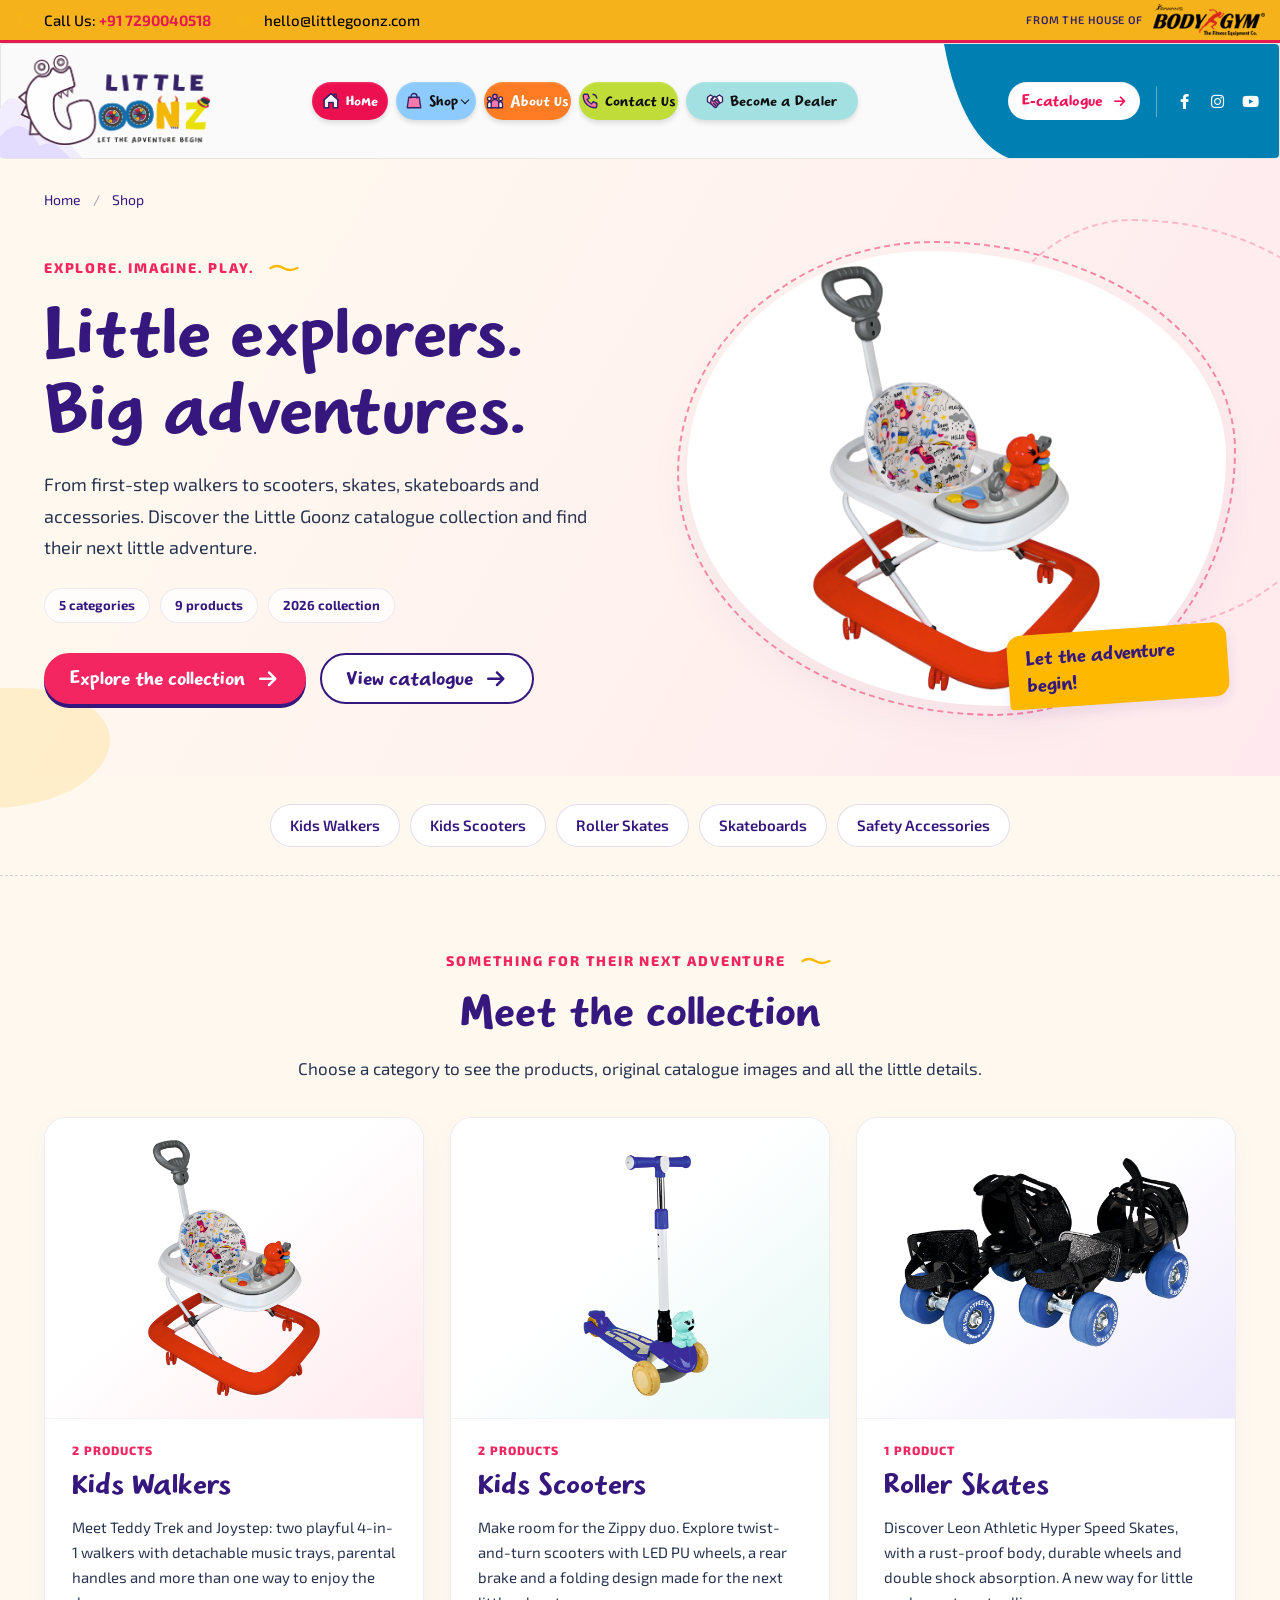
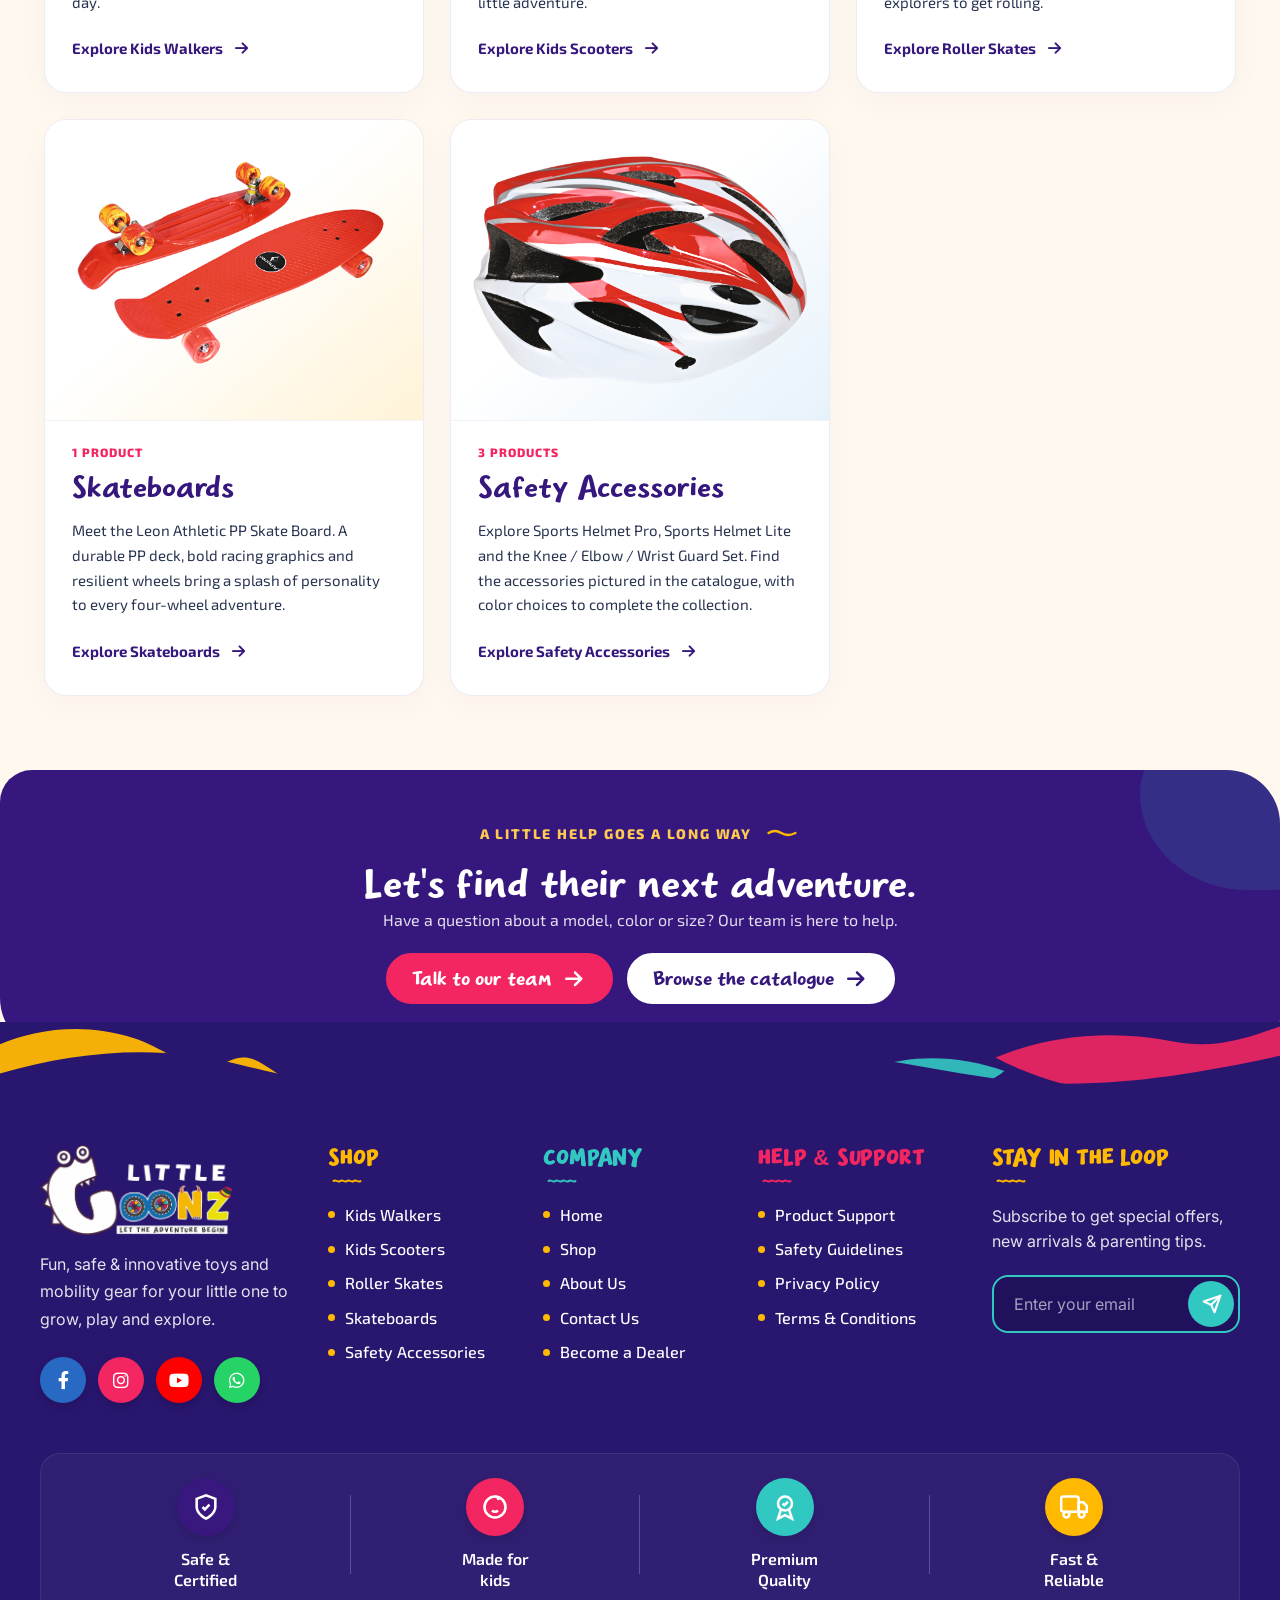
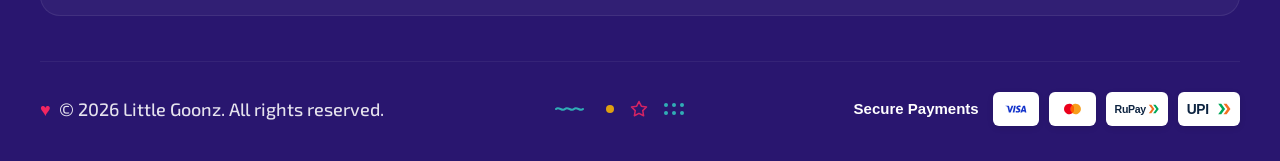
<file: shop.html>
<!DOCTYPE html>
<html lang="en">

<head>

    <meta charset="UTF-8">
    <meta http-equiv="X-UA-Compatible" content="IE=edge">
    <meta name="viewport" content="width=device-width, initial-scale=1.0, maximum-scale=1">
    <meta name="description" content="Explore Little Goonz walkers, scooters, roller skates, skateboards and safety accessories from the 2026 catalogue.">
    <meta name="keywords" content="">
    <meta name="author" content="Awaiken">

    <title>Shop | Little Goonz</title>

    <link rel="shortcut icon" type="image/x-icon" href="images/logofav.png">
    <link rel="dns-prefetch" href="https://fonts.googleapis.com">
    <link rel="dns-prefetch" href="https://fonts.gstatic.com">
    <link rel="preload" href="fonts/IT Pimo Demo.otf" as="font" type="font/otf" crossorigin>

    <link rel="preconnect" href="https://fonts.googleapis.com">
    <link rel="preconnect" href="https://fonts.gstatic.com" crossorigin="">
    <link
        href="https://fonts.googleapis.com/css2?family=Inter:ital,opsz,wght@0,14..32,100..900;1,14..32,100..900&family=Mouse+Memoirs&display=swap"
        rel="stylesheet">

    <link href="css/bootstrap.min.css" rel="stylesheet" media="screen">

    <link href="css/slicknav.min.css" rel="stylesheet">

    <link rel="stylesheet" href="css/swiper-bundle.min.css">

    <link href="css/all.min.css" rel="stylesheet" media="screen">

    <link href="css/animate.min.css" rel="stylesheet">

    <link rel="stylesheet" href="css/magnific-popup.min.css">

    <link rel="stylesheet" href="css/mousecursor.min.css">

    <link rel="stylesheet" href="https://fonts.googleapis.com/css2?family=Exo+2:ital,wght@0,100..900;1,100..900&amp;display=swap">
    <link href="css/custom.min.css" rel="stylesheet" media="screen">

    <link rel="stylesheet" href="css/common.min.css">
    <link rel="stylesheet" href="css/catalog.min.css">
</head>
<body>

    <div class="topbar new-top branded-topbar">
        <div class="container">
            <div class="row align-items-center">
                <div class="col-lg-12">
                    <div class="topbar-content-info">
                        <div class="topbar-contact">
                            <a href="tel:7290040518"><i class="fa-solid fa-phone"></i> Call Us:
                                <strong>+91 7290040518</strong></a>
                            <a href="mailto:hello@littlegoonz.com"><i class="fa-solid fa-envelope"></i>
                                hello@littlegoonz.com</a>
                        </div>
                        <div class="topbar-partner-brand">
                            <span class="topbar-partner-text">From the house of</span>
                            <img class="topbar-partner-logo" src="images/logo.png" alt="Bodygym" width="280" height="79" decoding="async" fetchpriority="high">
                        </div>
                    </div>
                </div>
            </div>
        </div>
    </div>

    <header class="main-header reference-navbar">
        <div class="header-sticky">
            <nav class="navbar navbar-expand-lg">
                <div class="header-action-box">

                    <a class="navbar-brand" href="./">
                        <img src="images/companyslide1.png" alt="Logo" width="3158" height="1483" decoding="async">
                    </a>

                    <svg class="header-logo-spark" viewBox="0 0 21 28" fill="none" aria-hidden="true">
                        <path d="M3 12L7 2M8 15L16 7M11 21L19 18M12 26L18 26" stroke="#ff5275" stroke-width="2.5"
                            stroke-linecap="round" />
                    </svg>
                </div>

                <div class="main-menu">
                    <div class="collapse navbar-collapse">
                        <div class="nav-menu-wrapper">
                            <ul class="navbar-nav mr-auto" id="menu">
                                <li class="nav-item"><a class="nav-link" href="./">Home</a></li>
                                <li class="nav-item submenu"><a class="nav-link" href="shop.html">Shop</a>
                                    <ul>
                                        <li class="nav-item"><a class="nav-link" href="kids-walkers.html">Kids Walkers</a>
                                        </li>
                                        <li class="nav-item"><a class="nav-link" href="kids-scooters.html">Kids Scooters</a>
                                        </li>
                                        <li class="nav-item"><a class="nav-link" href="roller-skates.html">Roller Skates</a>
                                        </li>
                                        <li class="nav-item"><a class="nav-link" href="skateboards.html">Skateboards</a>
                                        </li>
                                        <li class="nav-item"><a class="nav-link" href="safety-accessories.html">Safety
                                                Accessories</a></li>
                                    </ul>
                                </li>

                                <li class="nav-item"><a class="nav-link" href="about.html">About Us</a></li>

                                <li class="nav-item"><a class="nav-link" href="contact.html">Contact Us</a></li>
                                <li class="nav-item"><a class="nav-link" href="become-a-dealer.html">Become a
                                        Dealer</a></li>
                            </ul>
                        </div>
                    </div>
                    <div class="header-nav-tools">
                        <svg class="header-plane-doodle" viewBox="0 0 86 54" fill="none" aria-hidden="true">
                            <path d="M4 14L22 14L7 27L8 17L19 15L12 22L18 27L17 19" stroke="#87d579" stroke-width="1.5"
                                stroke-linecap="round" stroke-linejoin="round" />
                            <path d="M18 29C26 47 56 51 59 30C62 8 36 12 48 33C57 50 75 46 85 36" stroke="#85c8da"
                                stroke-width=".7" stroke-dasharray="1.2 2.6" />
                        </svg>
                        <a class="header-shop-cta" href="Little Goonz Catalog 2026.pdf" target="_blank">E-catalogue<i
                                class="fa-solid fa-arrow-right"></i></a>
                        <div class="header-nav-social" aria-label="Social links">
                            <a href="#" aria-label="Facebook"><i class="fa-brands fa-facebook-f"></i></a>
                            <a href="https://www.instagram.com/littlegoonz.toys?rpxt=Ym1zbndhYWNpN3Zt" aria-label="Instagram"><i class="fa-brands fa-instagram"></i></a>
                            <a href="#" aria-label="YouTube"><i class="fa-brands fa-youtube"></i></a>
                        </div>
                        <div class="navbar-toggle"></div>
                    </div>
                </div>

            </nav>
            <div class="responsive-menu"></div>
        </div>
    </header>

<main class="catalog-main" style="--category-accent: #F32661; --category-soft: #FFE9EE"><section class="catalog-hero"><div class="catalog-container"><nav aria-label="Breadcrumb"><ol class="catalog-breadcrumb"><li><a href="./">Home</a></li><li aria-current="page">Shop</li></ol></nav><div class="catalog-hero-grid"><div class="catalog-hero-copy"><p class="catalog-eyebrow">Explore. Imagine. Play.</p><h1 class="catalog-title">Little explorers.<br>Big adventures.</h1><p class="catalog-lead">From first-step walkers to scooters, skates, skateboards and accessories. Discover the Little Goonz catalogue collection and find their next little adventure.</p><div class="catalog-badges"><span class="catalog-badge">5 categories</span><span class="catalog-badge">9 products</span><span class="catalog-badge">2026 collection</span></div><div class="catalog-actions"><a class="catalog-button" href="#shop-categories">Explore the collection <i class="fa-solid fa-arrow-right" aria-hidden="true"></i></a><a class="catalog-button catalog-button--secondary" href="Little Goonz Catalog 2026.pdf">View catalogue <i class="fa-solid fa-arrow-right" aria-hidden="true"></i></a></div></div><div class="catalog-hero-art"><img src="images/catalog/teddy-trek-red.png" alt="Teddy Trek Kids Walker in red" class="catalog-hero-image" fetchpriority="high" decoding="async" width="1335" height="1981"><span class="catalog-hero-note">Let the adventure begin!</span></div></div></div></section><nav class="catalog-category-nav catalog-container" aria-label="Shop categories"><a class="catalog-category-link" href="kids-walkers.html">Kids Walkers</a><a class="catalog-category-link" href="kids-scooters.html">Kids Scooters</a><a class="catalog-category-link" href="roller-skates.html">Roller Skates</a><a class="catalog-category-link" href="skateboards.html">Skateboards</a><a class="catalog-category-link" href="safety-accessories.html">Safety Accessories</a></nav><section class="catalog-section catalog-container" id="shop-categories"><p class="catalog-eyebrow">Something for their next adventure</p><h2 class="catalog-heading">Meet the collection</h2><p class="catalog-section-lead">Choose a category to see the products, original catalogue images and all the little details.</p><div class="catalog-overview-grid"><article class="catalog-preview" style="--category-soft: #FFE9EE; --category-accent: #F32661">
        <a class="catalog-preview-image" href="kids-walkers.html" aria-label="Explore Kids Walkers"><img src="images/catalog/teddy-trek-red.png" alt="Teddy Trek Kids Walker in red" class="" loading="lazy" decoding="async" width="1335" height="1981"></a>
        <div class="catalog-preview-body"><span class="catalog-mini-label">2 products</span><h3 class="catalog-preview-title"><a href="kids-walkers.html">Kids Walkers</a></h3><p class="catalog-preview-text">Meet Teddy Trek and Joystep: two playful 4-in-1 walkers with detachable music trays, parental handles and more than one way to enjoy the day.</p><a class="catalog-inline-link" href="kids-walkers.html">Explore Kids Walkers <i class="fa-solid fa-arrow-right" aria-hidden="true"></i></a></div>
    </article><article class="catalog-preview" style="--category-soft: #E4F8F5; --category-accent: #32C8C2">
        <a class="catalog-preview-image" href="kids-scooters.html" aria-label="Explore Kids Scooters"><img src="images/catalog/zippy-dx-blue.png" alt="Zippy DX Scooter in blue with play toy" class="" loading="lazy" decoding="async" width="1384" height="1817"></a>
        <div class="catalog-preview-body"><span class="catalog-mini-label">2 products</span><h3 class="catalog-preview-title"><a href="kids-scooters.html">Kids Scooters</a></h3><p class="catalog-preview-text">Make room for the Zippy duo. Explore twist-and-turn scooters with LED PU wheels, a rear brake and a folding design made for the next little adventure.</p><a class="catalog-inline-link" href="kids-scooters.html">Explore Kids Scooters <i class="fa-solid fa-arrow-right" aria-hidden="true"></i></a></div>
    </article><article class="catalog-preview" style="--category-soft: #EEE8FC; --category-accent: #9370DB">
        <a class="catalog-preview-image" href="roller-skates.html" aria-label="Explore Roller Skates"><img src="images/catalog/hyper-speed-skates-blue.png" alt="Leon Athletic Hyper Speed Skates with blue wheels" class="" loading="lazy" decoding="async" width="1224" height="919"></a>
        <div class="catalog-preview-body"><span class="catalog-mini-label">1 product</span><h3 class="catalog-preview-title"><a href="roller-skates.html">Roller Skates</a></h3><p class="catalog-preview-text">Discover Leon Athletic Hyper Speed Skates, with a rust-proof body, durable wheels and double shock absorption. A new way for little explorers to get rolling.</p><a class="catalog-inline-link" href="roller-skates.html">Explore Roller Skates <i class="fa-solid fa-arrow-right" aria-hidden="true"></i></a></div>
    </article><article class="catalog-preview" style="--category-soft: #FFF3D7; --category-accent: #FFB900">
        <a class="catalog-preview-image" href="skateboards.html" aria-label="Explore Skateboards"><img src="images/catalog/pp-skate-board-red.png" alt="PP Skate Board, red deck top and underside views" class="" loading="lazy" decoding="async" width="1009" height="685"></a>
        <div class="catalog-preview-body"><span class="catalog-mini-label">1 product</span><h3 class="catalog-preview-title"><a href="skateboards.html">Skateboards</a></h3><p class="catalog-preview-text">Meet the Leon Athletic PP Skate Board. A durable PP deck, bold racing graphics and resilient wheels bring a splash of personality to every four-wheel adventure.</p><a class="catalog-inline-link" href="skateboards.html">Explore Skateboards <i class="fa-solid fa-arrow-right" aria-hidden="true"></i></a></div>
    </article><article class="catalog-preview" style="--category-soft: #E6F2FB; --category-accent: #0070AB">
        <a class="catalog-preview-image" href="safety-accessories.html" aria-label="Explore Safety Accessories"><img src="images/catalog/sports-helmet-pro-red.png" alt="Sports Helmet Pro in red and white" class="" loading="lazy" decoding="async" width="1125" height="767"></a>
        <div class="catalog-preview-body"><span class="catalog-mini-label">3 products</span><h3 class="catalog-preview-title"><a href="safety-accessories.html">Safety Accessories</a></h3><p class="catalog-preview-text">Explore Sports Helmet Pro, Sports Helmet Lite and the Knee / Elbow / Wrist Guard Set. Find the accessories pictured in the catalogue, with color choices to complete the collection.</p><a class="catalog-inline-link" href="safety-accessories.html">Explore Safety Accessories <i class="fa-solid fa-arrow-right" aria-hidden="true"></i></a></div>
    </article></div></section><section class="catalog-help-band catalog-container"><div><p class="catalog-eyebrow">A little help goes a long way</p><h2>Let's find their next adventure.</h2><p>Have a question about a model, color or size? Our team is here to help.</p></div><div class="catalog-actions"><a class="catalog-button" href="contact.html">Talk to our team <i class="fa-solid fa-arrow-right" aria-hidden="true"></i></a><a class="catalog-button catalog-button--secondary" href="Little Goonz Catalog 2026.pdf">Browse the catalogue <i class="fa-solid fa-arrow-right" aria-hidden="true"></i></a></div></section></main>
<dialog id="catalog-image-dialog" class="catalog-image-dialog" aria-label="Product image"><button class="catalog-dialog-close" type="button" aria-label="Close product image"><i class="fa-solid fa-xmark" aria-hidden="true"></i></button><img alt="" decoding="async"></dialog>

    <footer class="lg-footer" id="main-footer">

        <div class="lg-footer__wave-wrap" aria-hidden="true">
            <svg class="lg-footer__wave-svg" viewBox="0 0 1440 110" fill="none" xmlns="http://www.w3.org/2000/svg"
                preserveAspectRatio="none">

                <path
                    d="M0 25C40 8 95 0 150 18C185 29 210 55 240 50C255 47 268 35 285 42C300 48 315 62 330 68C270 95 140 105 0 85V25Z"
                    fill="#FFB900" opacity="0.95" />

                <path
                    d="M1120 40C1180 15 1250 8 1320 22C1370 32 1410 15 1440 5V85C1380 98 1260 90 1180 65C1150 55 1135 48 1120 40Z"
                    fill="#F32661" opacity="0.9" />

                <path d="M980 52C1030 35 1080 38 1130 55C1100 80 1040 88 980 75V52Z" fill="#32C8C2" opacity="0.9" />

                <path
                    d="M0 58C90 32 180 25 270 48C360 70 450 88 550 78C650 68 740 38 840 32C940 26 1030 52 1130 65C1230 78 1340 60 1440 38V110H0V58Z"
                    fill="#29166F" />
            </svg>
        </div>

        <div class="lg-footer__container">

            <div class="lg-footer__grid">

                <div class="lg-footer__brand">

                    <a href="index.html" class="lg-footer__logo-link">
                        <img src="images/companyslide1.png" alt="Little Goonz" class="lg-footer__logo-img" width="3158" height="1483" decoding="async" loading="lazy">
                    </a>

                    <p class="lg-footer__description">
                        Fun, safe &amp; innovative toys and mobility gear for your little one to grow, play and explore.
                    </p>

                    <div class="lg-footer__socials">
                        <a href="#" class="lg-footer__social-btn lg-footer__social-fb" aria-label="Facebook"
                            title="Facebook">
                            <i class="fa-brands fa-facebook-f"></i>
                        </a>
                        <a href="https://www.instagram.com/littlegoonz.toys?rpxt=Ym1zbndhYWNpN3Zt" class="lg-footer__social-btn lg-footer__social-ig" aria-label="Instagram"
                            title="Instagram">
                            <i class="fa-brands fa-instagram"></i>
                        </a>
                        <a href="#" class="lg-footer__social-btn lg-footer__social-yt" aria-label="YouTube"
                            title="YouTube">
                            <i class="fa-brands fa-youtube"></i>
                        </a>
                        <a href="#" class="lg-footer__social-btn lg-footer__social-wa" aria-label="WhatsApp"
                            title="WhatsApp">
                            <i class="fa-brands fa-whatsapp"></i>
                        </a>
                    </div>
                </div>

                <div class="lg-footer__col lg-footer__col-shop">
                    <div class="lg-footer__heading-wrap">
                        <h3 class="lg-footer__heading lg-footer__heading--yellow">SHOP</h3>
                        <svg class="lg-footer__wavy-underline" viewBox="0 0 40 8" fill="none"
                            xmlns="http://www.w3.org/2000/svg">
                            <path d="M2 4C5 1 8 7 11 4C14 1 17 7 20 4C23 1 26 7 29 4C32 1 35 7 38 4"
                                stroke="currentColor" stroke-width="2.5" stroke-linecap="round"
                                stroke-linejoin="round" />
                        </svg>
                    </div>
                    <ul class="lg-footer__list">
                        <li class="lg-footer__item">
                            <span class="lg-footer__bullet" aria-hidden="true"></span>
                            <a href="kids-walkers.html" class="lg-footer__link">Kids Walkers</a>
                        </li>
                        <li class="lg-footer__item">
                            <span class="lg-footer__bullet" aria-hidden="true"></span>
                            <a href="kids-scooters.html" class="lg-footer__link">Kids Scooters</a>
                        </li>
                        <li class="lg-footer__item">
                            <span class="lg-footer__bullet" aria-hidden="true"></span>
                            <a href="roller-skates.html" class="lg-footer__link">Roller Skates</a>
                        </li>
                        <li class="lg-footer__item">
                            <span class="lg-footer__bullet" aria-hidden="true"></span>
                            <a href="skateboards.html" class="lg-footer__link">Skateboards</a>
                        </li>
                        <li class="lg-footer__item">
                            <span class="lg-footer__bullet" aria-hidden="true"></span>
                            <a href="safety-accessories.html" class="lg-footer__link">Safety Accessories</a>
                        </li>
                    </ul>
                </div>

                <div class="lg-footer__col lg-footer__col-company">
                    <div class="lg-footer__heading-wrap">
                        <h3 class="lg-footer__heading lg-footer__heading--turquoise">COMPANY</h3>
                        <svg class="lg-footer__wavy-underline" viewBox="0 0 40 8" fill="none"
                            xmlns="http://www.w3.org/2000/svg">
                            <path d="M2 4C5 1 8 7 11 4C14 1 17 7 20 4C23 1 26 7 29 4C32 1 35 7 38 4"
                                stroke="currentColor" stroke-width="2.5" stroke-linecap="round"
                                stroke-linejoin="round" />
                        </svg>
                    </div>
                    <ul class="lg-footer__list">
                        <li class="lg-footer__item">
                            <span class="lg-footer__bullet" aria-hidden="true"></span>
                            <a href="./" class="lg-footer__link">Home</a>
                        </li>
                        <li class="lg-footer__item">
                            <span class="lg-footer__bullet" aria-hidden="true"></span>
                            <a href="shop.html" class="lg-footer__link">Shop</a>
                        </li>
                        <li class="lg-footer__item">
                            <span class="lg-footer__bullet" aria-hidden="true"></span>
                            <a href="about.html" class="lg-footer__link">About Us</a>
                        </li>
                        <li class="lg-footer__item">
                            <span class="lg-footer__bullet" aria-hidden="true"></span>
                            <a href="contact.html" class="lg-footer__link">Contact Us</a>
                        </li>
                        <li class="lg-footer__item">
                            <span class="lg-footer__bullet" aria-hidden="true"></span>
                            <a href="become-a-dealer.html" class="lg-footer__link">Become a Dealer</a>
                        </li>
                    </ul>
                </div>

                <div class="lg-footer__col lg-footer__col-support">
                    <div class="lg-footer__heading-wrap">
                        <h3 class="lg-footer__heading lg-footer__heading--pink">HELP &amp; SUPPORT</h3>
                        <svg class="lg-footer__wavy-underline" viewBox="0 0 40 8" fill="none"
                            xmlns="http://www.w3.org/2000/svg">
                            <path d="M2 4C5 1 8 7 11 4C14 1 17 7 20 4C23 1 26 7 29 4C32 1 35 7 38 4"
                                stroke="currentColor" stroke-width="2.5" stroke-linecap="round"
                                stroke-linejoin="round" />
                        </svg>
                    </div>
                    <ul class="lg-footer__list">
                        <li class="lg-footer__item">
                            <span class="lg-footer__bullet" aria-hidden="true"></span>
                            <a href="product-support.html" class="lg-footer__link">Product Support</a>
                        </li>
                        <li class="lg-footer__item">
                            <span class="lg-footer__bullet" aria-hidden="true"></span>
                            <a href="safety-guidelines.html" class="lg-footer__link">Safety Guidelines</a>
                        </li>
                        <li class="lg-footer__item">
                            <span class="lg-footer__bullet" aria-hidden="true"></span>
                            <a href="privacy.html" class="lg-footer__link">Privacy Policy</a>
                        </li>
                        <li class="lg-footer__item">
                            <span class="lg-footer__bullet" aria-hidden="true"></span>
                            <a href="terms.html" class="lg-footer__link">Terms &amp; Conditions</a>
                        </li>
                    </ul>
                </div>

                <div class="lg-footer__col lg-footer__col-newsletter">
                    <div class="lg-footer__heading-wrap">
                        <h3 class="lg-footer__heading lg-footer__heading--yellow">STAY IN THE LOOP</h3>
                        <svg class="lg-footer__wavy-underline" viewBox="0 0 40 8" fill="none"
                            xmlns="http://www.w3.org/2000/svg">
                            <path d="M2 4C5 1 8 7 11 4C14 1 17 7 20 4C23 1 26 7 29 4C32 1 35 7 38 4"
                                stroke="currentColor" stroke-width="2.5" stroke-linecap="round"
                                stroke-linejoin="round" />
                        </svg>
                    </div>
                    <p class="lg-footer__newsletter-text">
                        Subscribe to get special offers, new arrivals &amp; parenting tips.
                    </p>

                    <form class="lg-footer__form" action="#" method="POST" onsubmit="event.preventDefault();">
                        <div class="lg-footer__input-wrap">
                            <input type="email" class="lg-footer__input" placeholder="Enter your email" required
                                aria-label="Enter your email address">
                            <button type="submit" class="lg-footer__submit-btn" aria-label="Subscribe to newsletter">
                                <svg viewBox="0 0 24 24" fill="none" stroke="currentColor" stroke-width="2.5"
                                    stroke-linecap="round" stroke-linejoin="round">
                                    <line x1="22" y1="2" x2="11" y2="13" />
                                    <polygon points="22 2 15 22 11 13 2 9 22 2" />
                                </svg>
                            </button>
                        </div>
                    </form>
                </div>

            </div>

            <div class="lg-footer__trust">

                <div class="lg-footer__trust-item">
                    <div class="lg-footer__trust-icon-box lg-footer__trust-purple" aria-hidden="true">
                        <svg viewBox="0 0 24 24">
                            <path d="M12 22s8-4 8-10V5l-8-3-8 3v7c0 6 8 10 8 10z" />
                            <path d="m9 12 2 2 4-4" />
                        </svg>
                    </div>
                    <p class="lg-footer__trust-text">Safe &amp;<br>Certified</p>
                </div>

                <div class="lg-footer__trust-item">
                    <div class="lg-footer__trust-icon-box lg-footer__trust-pink" aria-hidden="true">
                        <svg viewBox="0 0 24 24">
                            <circle cx="12" cy="12" r="9" />
                            <path d="M9 10h.01" />
                            <path d="M15 10h.01" />
                            <path d="M9.5 15a3.5 3.5 0 0 0 5 0" />
                            <path d="M12 3a3 3 0 0 1 3 3" />
                        </svg>
                    </div>
                    <p class="lg-footer__trust-text">Made for<br>kids</p>
                </div>

                <div class="lg-footer__trust-item">
                    <div class="lg-footer__trust-icon-box lg-footer__trust-turquoise" aria-hidden="true">
                        <svg viewBox="0 0 24 24">
                            <circle cx="12" cy="9" r="6" />
                            <path d="m8.5 14.5-2.5 7.5 6-3 6 3-2.5-7.5" />
                            <path d="m10 9 1.5 1.5 3-3" />
                        </svg>
                    </div>
                    <p class="lg-footer__trust-text">Premium<br>Quality</p>
                </div>

                <div class="lg-footer__trust-item">
                    <div class="lg-footer__trust-icon-box lg-footer__trust-yellow" aria-hidden="true">
                        <svg viewBox="0 0 24 24">
                            <rect x="1" y="3" width="15" height="13" rx="2" />
                            <polygon points="16 8 20 8 23 11 23 16 16 16 16 8" />
                            <circle cx="5.5" cy="18.5" r="2.5" />
                            <circle cx="18.5" cy="18.5" r="2.5" />
                        </svg>
                    </div>
                    <p class="lg-footer__trust-text">Fast &amp;<br>Reliable</p>
                </div>
            </div>

            <hr class="lg-footer__divider">

            <div class="lg-footer__bottom">

                <p class="lg-footer__copyright">
                    <span class="lg-footer__heart-icon" aria-hidden="true">♥</span>
                    &copy; 2026 Little Goonz. All rights reserved.
                </p>

                <div class="lg-footer__bottom-decor" aria-hidden="true">

                    <svg class="lg-footer__decor-squiggle" viewBox="0 0 36 8" fill="none">
                        <path d="M2 4C5 1 8 7 11 4C14 1 17 7 20 4C23 1 26 7 29 4C32 1 35 7" stroke="#32C8C2"
                            stroke-width="2" stroke-linecap="round" />
                    </svg>

                    <span class="lg-footer__decor-dot"></span>

                    <svg class="lg-footer__decor-star" viewBox="0 0 24 24" fill="none" stroke="#F32661" stroke-width="2"
                        stroke-linecap="round" stroke-linejoin="round">
                        <polygon
                            points="12 2 15.09 8.26 22 9.27 17 14.14 18.18 21.02 12 17.77 5.82 21.02 7 14.14 2 9.27 8.91 8.26 12 2" />
                    </svg>

                    <div class="lg-footer__decor-grid">
                        <span class="lg-footer__decor-grid-dot"></span>
                        <span class="lg-footer__decor-grid-dot"></span>
                        <span class="lg-footer__decor-grid-dot"></span>
                        <span class="lg-footer__decor-grid-dot"></span>
                        <span class="lg-footer__decor-grid-dot"></span>
                        <span class="lg-footer__decor-grid-dot"></span>
                    </div>
                </div>

                <div class="lg-footer__payments">
                    <span class="lg-footer__payments-label">Secure Payments</span>
                    <div class="lg-footer__payment-badges">

                        <div class="lg-footer__payment-badge" title="Visa">
                            <img src="images/icon-payment-options-5.svg" alt="Visa" width="46" height="30" decoding="async" loading="lazy">
                        </div>

                        <div class="lg-footer__payment-badge" title="Mastercard">
                            <img src="images/icon-payment-options-6.svg" alt="Mastercard" width="46" height="30" decoding="async" loading="lazy">
                        </div>

                        <div class="lg-footer__payment-badge" title="RuPay">
                            <svg viewBox="0 0 74 24" width="48" height="18" fill="none"
                                xmlns="http://www.w3.org/2000/svg">
                                <text x="1" y="18" font-family="'Fredoka', Arial, sans-serif" font-weight="900"
                                    font-size="17" fill="#0C2340" letter-spacing="-0.5">RuPay</text>
                                <polygon points="56,5 61,12 56,19 60,19 65,12 60,5" fill="#F37021" />
                                <polygon points="63,5 68,12 63,19 67,19 72,12 67,5" fill="#00A859" />
                            </svg>
                        </div>

                        <div class="lg-footer__payment-badge" title="UPI">
                            <svg viewBox="0 0 60 24" width="46" height="18" fill="none"
                                xmlns="http://www.w3.org/2000/svg">
                                <text x="1" y="18" font-family="'Fredoka', Arial, sans-serif" font-weight="900"
                                    font-size="18" fill="#0C2340" letter-spacing="-0.5">UPI</text>
                                <polygon points="42,5 47,12 42,19 46,19 51,12 46,5" fill="#00A859" />
                                <polygon points="49,5 54,12 49,19 53,19 58,12 53,5" fill="#F37021" />
                            </svg>
                        </div>
                    </div>
                </div>
            </div>

        </div>
    </footer>

    <script src="js/jquery-3.7.1.min.js" defer></script>

    <script src="js/jquery.slicknav.min.js" defer></script>

    <script src="js/SmoothScroll.min.js" defer></script>

    <script src="js/gsap.min.js" defer></script>
    <script src="js/magiccursor.min.js" defer></script>

    <script src="js/function.min.js" defer></script>

    <script src="js/shop.min.js" defer></script>
    <script src="js/catalog.min.js" defer></script>

</body>
</html>
</file>
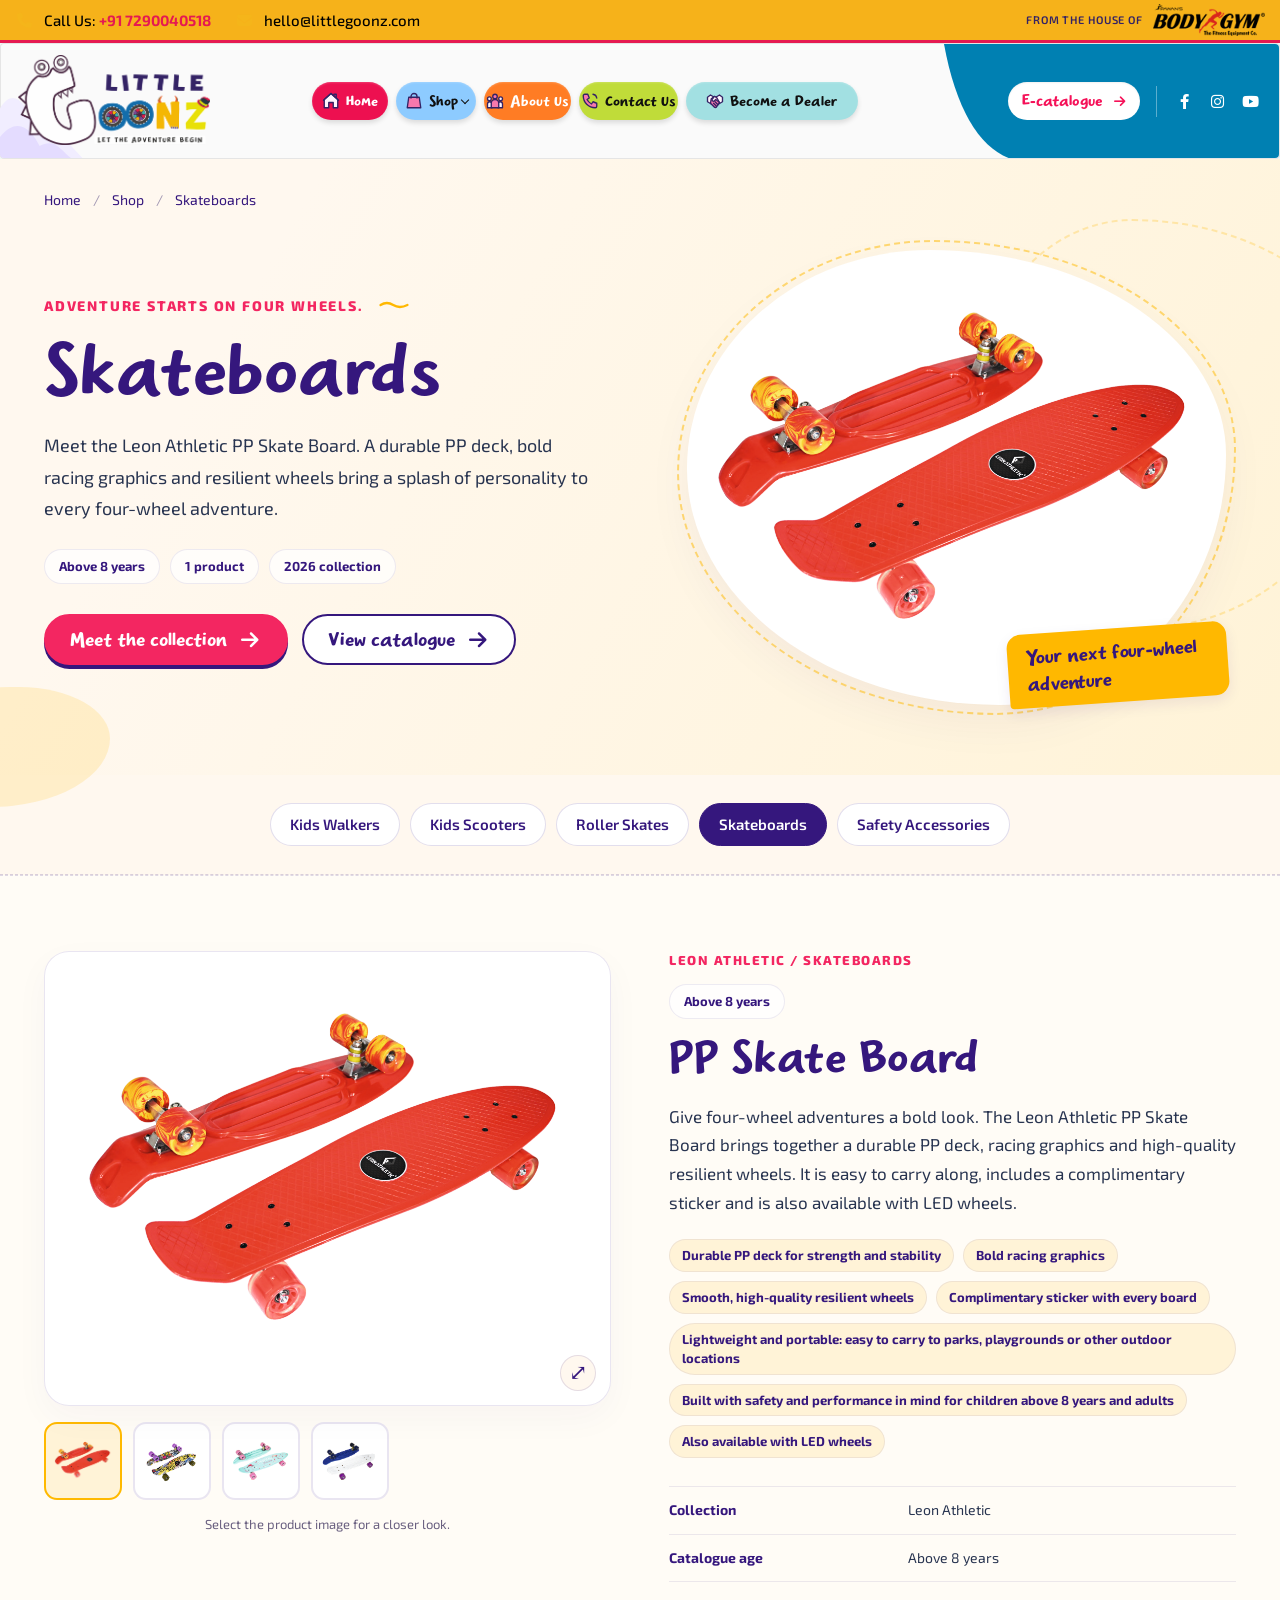
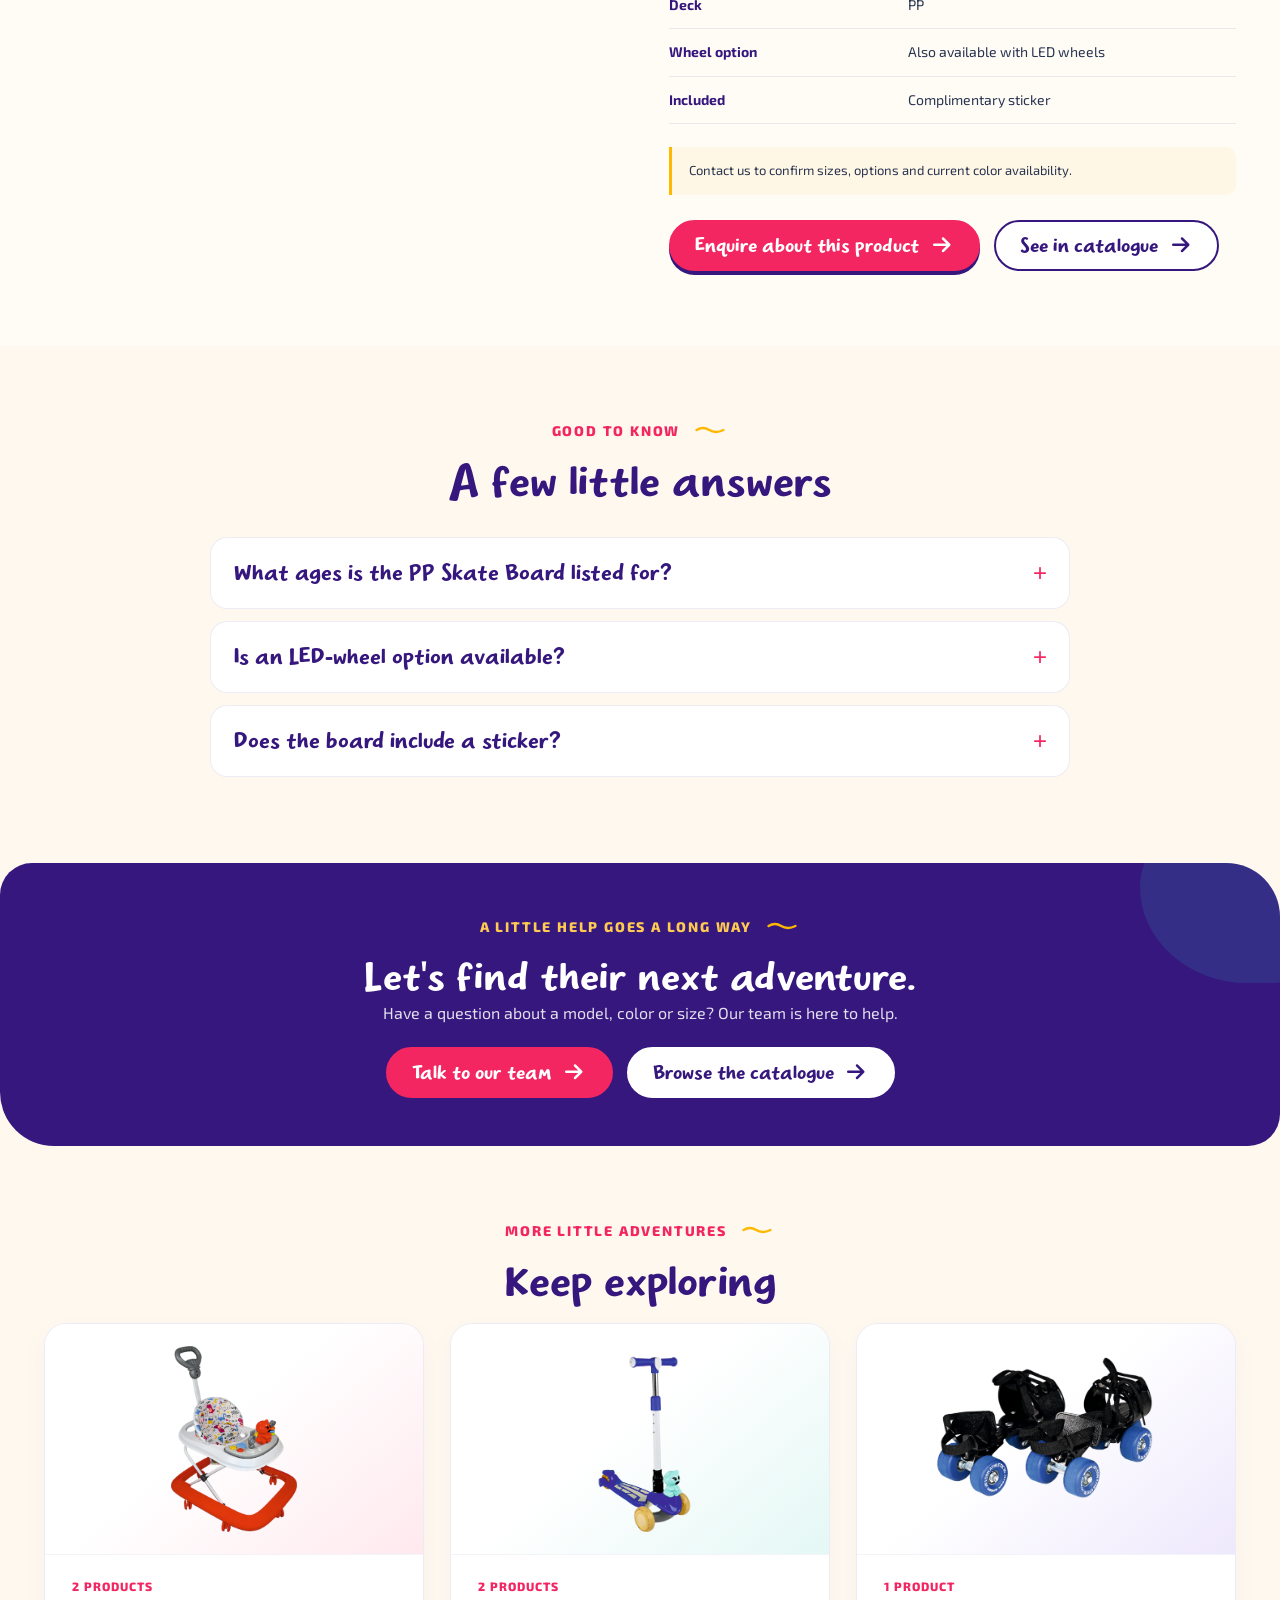
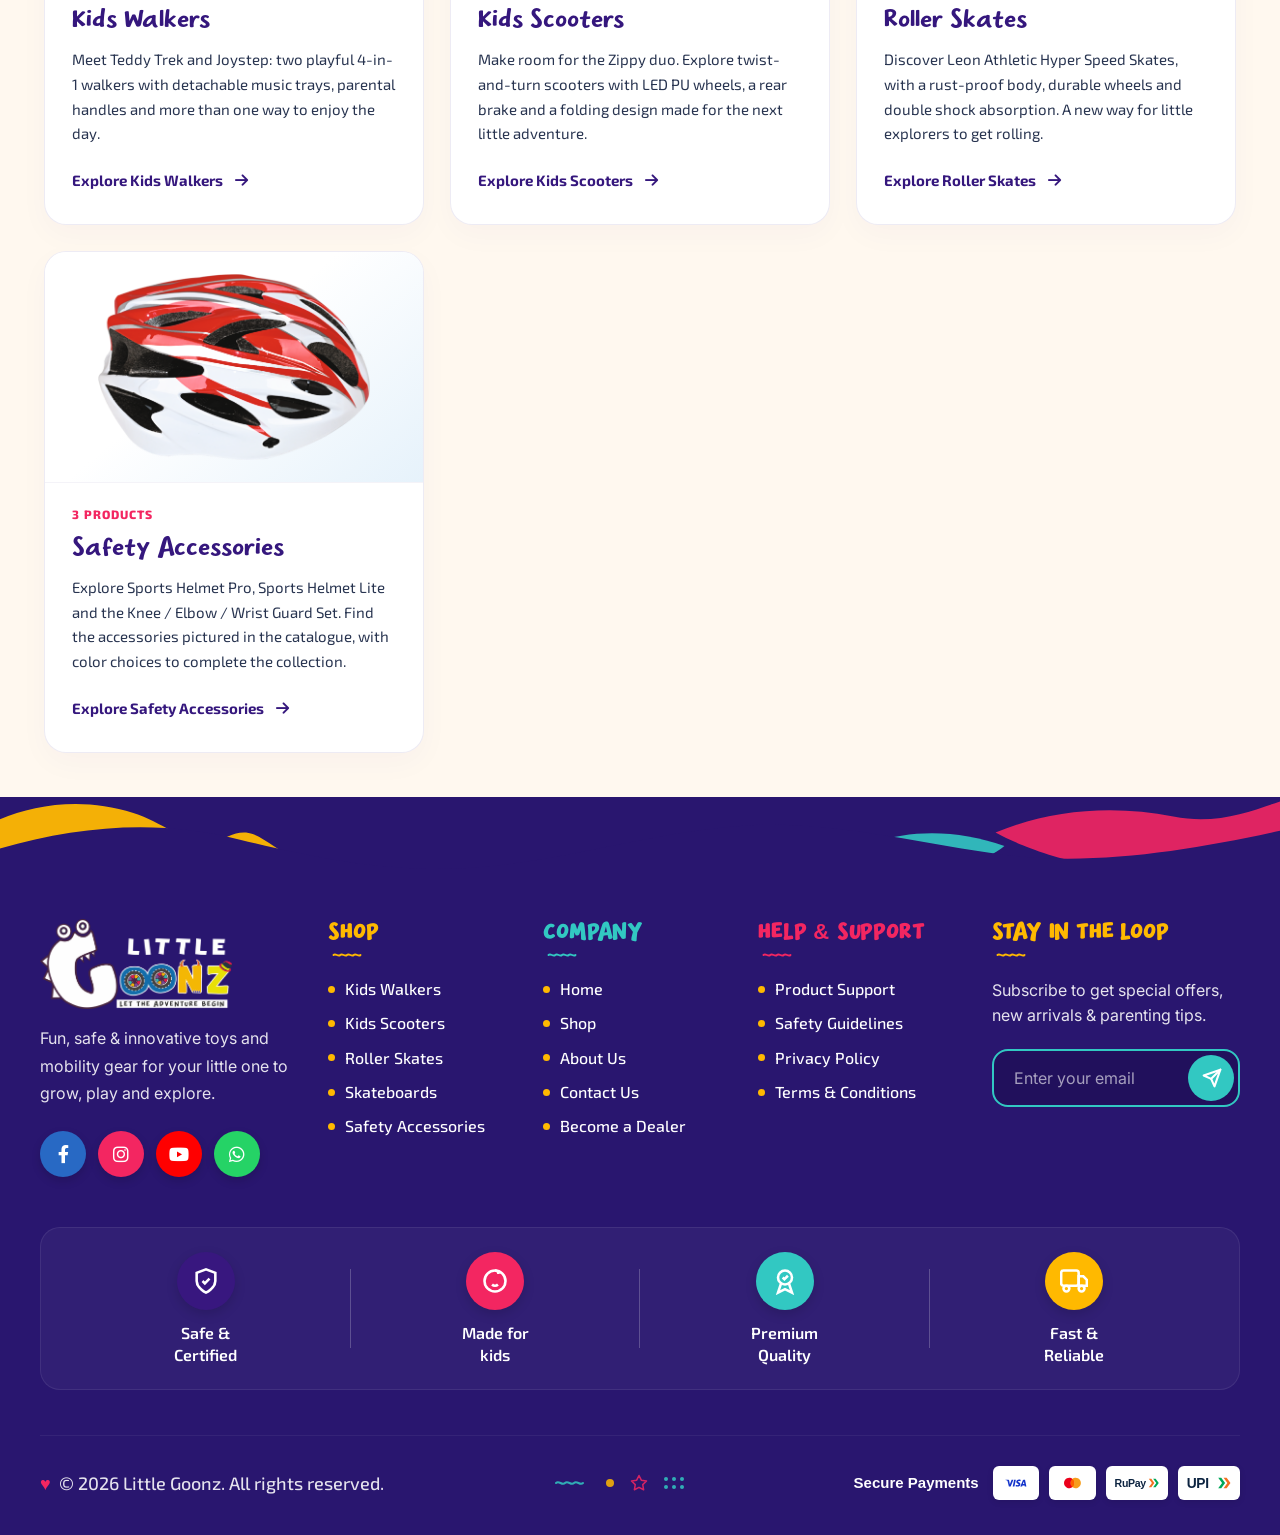
<file: skateboards.html>
<!DOCTYPE html>
<html lang="en">

<head>

    <meta charset="UTF-8">
    <meta http-equiv="X-UA-Compatible" content="IE=edge">
    <meta name="viewport" content="width=device-width, initial-scale=1.0, maximum-scale=1">
    <meta name="description"
        content="Meet the Leon Athletic PP Skate Board. A durable PP deck, bold racing graphics and resilient wheels bring a splash of personality to every four-wheel adventure.">
    <meta name="keywords" content="">
    <meta name="author" content="Awaiken">

    <title>Skateboards | Little Goonz</title>

    <link rel="shortcut icon" type="image/x-icon" href="images/logofav.png">
    <link rel="dns-prefetch" href="https://fonts.googleapis.com">
    <link rel="dns-prefetch" href="https://fonts.gstatic.com">
    <link rel="preload" href="fonts/IT Pimo Demo.otf" as="font" type="font/otf" crossorigin>

    <link rel="preconnect" href="https://fonts.googleapis.com">
    <link rel="preconnect" href="https://fonts.gstatic.com" crossorigin="">
    <link
        href="https://fonts.googleapis.com/css2?family=Inter:ital,opsz,wght@0,14..32,100..900;1,14..32,100..900&family=Mouse+Memoirs&display=swap"
        rel="stylesheet">

    <link href="css/bootstrap.min.css" rel="stylesheet" media="screen">

    <link href="css/slicknav.min.css" rel="stylesheet">

    <link rel="stylesheet" href="css/swiper-bundle.min.css">

    <link href="css/all.min.css" rel="stylesheet" media="screen">

    <link href="css/animate.min.css" rel="stylesheet">

    <link rel="stylesheet" href="css/magnific-popup.min.css">

    <link rel="stylesheet" href="css/mousecursor.min.css">

    <link rel="stylesheet" href="https://fonts.googleapis.com/css2?family=Exo+2:ital,wght@0,100..900;1,100..900&amp;display=swap">
    <link href="css/custom.min.css" rel="stylesheet" media="screen">

    <link rel="stylesheet" href="css/common.min.css">
    <link rel="stylesheet" href="css/catalog.min.css">
</head>

<body>

    <div class="topbar new-top branded-topbar">
        <div class="container">
            <div class="row align-items-center">
                <div class="col-lg-12">
                    <div class="topbar-content-info">
                        <div class="topbar-contact">
                            <a href="tel:7290040518"><i class="fa-solid fa-phone"></i> Call Us:
                                <strong>+91 7290040518</strong></a>
                            <a href="mailto:hello@littlegoonz.com"><i class="fa-solid fa-envelope"></i>
                                hello@littlegoonz.com</a>
                        </div>
                        <div class="topbar-partner-brand">
                            <span class="topbar-partner-text">From the house of</span>
                            <img class="topbar-partner-logo" src="images/logo.png" alt="Bodygym" width="280" height="79" decoding="async" fetchpriority="high">
                        </div>
                    </div>
                </div>
            </div>
        </div>
    </div>

    <header class="main-header reference-navbar">
        <div class="header-sticky">
            <nav class="navbar navbar-expand-lg">
                <div class="header-action-box">

                    <a class="navbar-brand" href="./">
                        <img src="images/companyslide1.png" alt="Logo" width="3158" height="1483" decoding="async">
                    </a>

                    <svg class="header-logo-spark" viewBox="0 0 21 28" fill="none" aria-hidden="true">
                        <path d="M3 12L7 2M8 15L16 7M11 21L19 18M12 26L18 26" stroke="#ff5275" stroke-width="2.5"
                            stroke-linecap="round" />
                    </svg>
                </div>

                <div class="main-menu">
                    <div class="collapse navbar-collapse">
                        <div class="nav-menu-wrapper">
                            <ul class="navbar-nav mr-auto" id="menu">
                                <li class="nav-item"><a class="nav-link" href="./">Home</a></li>
                                <li class="nav-item submenu"><a class="nav-link" href="shop.html">Shop</a>
                                    <ul>
                                        <li class="nav-item"><a class="nav-link" href="kids-walkers.html">Kids
                                                Walkers</a>
                                        </li>
                                        <li class="nav-item"><a class="nav-link" href="kids-scooters.html">Kids
                                                Scooters</a>
                                        </li>
                                        <li class="nav-item"><a class="nav-link" href="roller-skates.html">Roller
                                                Skates</a>
                                        </li>
                                        <li class="nav-item"><a class="nav-link" href="skateboards.html">Skateboards</a>
                                        </li>
                                        <li class="nav-item"><a class="nav-link" href="safety-accessories.html">Safety
                                                Accessories</a></li>
                                    </ul>
                                </li>

                                <li class="nav-item"><a class="nav-link" href="about.html">About Us</a></li>

                                <li class="nav-item"><a class="nav-link" href="contact.html">Contact Us</a></li>
                                <li class="nav-item"><a class="nav-link" href="become-a-dealer.html">Become a
                                        Dealer</a></li>
                            </ul>
                        </div>
                    </div>
                    <div class="header-nav-tools">
                        <svg class="header-plane-doodle" viewBox="0 0 86 54" fill="none" aria-hidden="true">
                            <path d="M4 14L22 14L7 27L8 17L19 15L12 22L18 27L17 19" stroke="#87d579" stroke-width="1.5"
                                stroke-linecap="round" stroke-linejoin="round" />
                            <path d="M18 29C26 47 56 51 59 30C62 8 36 12 48 33C57 50 75 46 85 36" stroke="#85c8da"
                                stroke-width=".7" stroke-dasharray="1.2 2.6" />
                        </svg>
                        <a class="header-shop-cta" href="Little Goonz Catalog 2026.pdf" target="_blank">E-catalogue<i
                                class="fa-solid fa-arrow-right"></i></a>
                        <div class="header-nav-social" aria-label="Social links">
                            <a href="#" aria-label="Facebook"><i class="fa-brands fa-facebook-f"></i></a>
                            <a href="https://www.instagram.com/littlegoonz.toys?rpxt=Ym1zbndhYWNpN3Zt" aria-label="Instagram"><i class="fa-brands fa-instagram"></i></a>
                            <a href="#" aria-label="YouTube"><i class="fa-brands fa-youtube"></i></a>
                        </div>
                        <div class="navbar-toggle"></div>
                    </div>
                </div>

            </nav>
            <div class="responsive-menu"></div>
        </div>
    </header>

    <main class="catalog-main" style="--category-accent: #FFB900; --category-soft: #FFF3D7">
        <section class="catalog-hero">
            <div class="catalog-container">
                <nav aria-label="Breadcrumb">
                    <ol class="catalog-breadcrumb">
                        <li><a href="./">Home</a></li>
                        <li><a href="shop.html">Shop</a></li>
                        <li aria-current="page">Skateboards</li>
                    </ol>
                </nav>
                <div class="catalog-hero-grid">
                    <div class="catalog-hero-copy">
                        <p class="catalog-eyebrow">Adventure starts on four wheels.</p>
                        <h1 class="catalog-title">Skateboards</h1>
                        <p class="catalog-lead">Meet the Leon Athletic PP Skate Board. A durable PP deck, bold racing
                            graphics and resilient wheels bring a splash of personality to every four-wheel adventure.
                        </p>
                        <div class="catalog-badges"><span class="catalog-badge">Above 8 years</span><span
                                class="catalog-badge">1 product</span><span class="catalog-badge">2026 collection</span>
                        </div>
                        <div class="catalog-actions"><a class="catalog-button" href="#pp-skate-board">Meet the
                                collection <i class="fa-solid fa-arrow-right" aria-hidden="true"></i></a><a
                                class="catalog-button catalog-button--secondary"
                                href="Little Goonz Catalog 2026.pdf">View catalogue <i class="fa-solid fa-arrow-right"
                                    aria-hidden="true"></i></a></div>
                    </div>
                    <div class="catalog-hero-art"><img src="images/catalog/pp-skate-board-red.png"
                            alt="PP Skate Board, red deck top and underside views" class="catalog-hero-image"
                            fetchpriority="high" decoding="async" width="1009" height="685"><span class="catalog-hero-note">Your next four-wheel
                            adventure</span></div>
                </div>
            </div>
        </section>
        <nav class="catalog-category-nav catalog-container" aria-label="Shop categories"><a
                class="catalog-category-link" href="kids-walkers.html">Kids Walkers</a><a class="catalog-category-link"
                href="kids-scooters.html">Kids Scooters</a><a class="catalog-category-link"
                href="roller-skates.html">Roller Skates</a><a class="catalog-category-link" href="skateboards.html"
                aria-current="page">Skateboards</a><a class="catalog-category-link"
                href="safety-accessories.html">Safety Accessories</a></nav>
        <section class="catalog-product catalog-container" id="pp-skate-board" aria-labelledby="title-pp-skate-board">
            <div class="catalog-product-layout">
                <div class="catalog-gallery"><button type="button" class="catalog-main-image-button"
                        data-full-image="images/catalog/pp-skate-board-red.png"
                        aria-label="View larger image of PP Skate Board"><img
                            src="images/catalog/pp-skate-board-red.png"
                            alt="PP Skate Board, red deck top and underside views" class="" loading="lazy"
                            decoding="async" width="1009" height="685"></button>
                    <div class="catalog-thumbnails" aria-label="Product images"><button type="button"
                            class="catalog-thumbnail" data-image="images/catalog/pp-skate-board-red.png"
                            data-alt="PP Skate Board, red deck top and underside views"
                            aria-label="View PP Skate Board, red deck top and underside views" aria-pressed="true"><img
                                src="images/catalog/pp-skate-board-red.png"
                                alt="PP Skate Board, red deck top and underside views" class="" loading="lazy"
                                decoding="async" width="1009" height="685"></button><button type="button" class="catalog-thumbnail"
                            data-image="images/catalog/pp-skate-board-racing.png"
                            data-alt="PP Skate Board with racing graphics, two catalogue views"
                            aria-label="View PP Skate Board with racing graphics, two catalogue views"
                            aria-pressed="false"><img src="images/catalog/pp-skate-board-racing.png"
                                alt="PP Skate Board with racing graphics, two catalogue views" class="" loading="lazy"
                                decoding="async" width="406" height="314"></button><button type="button" class="catalog-thumbnail"
                            data-image="images/catalog/pp-skate-board-mint.png"
                            data-alt="PP Skate Board, mint graphic deck and underside views"
                            aria-label="View PP Skate Board, mint graphic deck and underside views"
                            aria-pressed="false"><img src="images/catalog/pp-skate-board-mint.png"
                                alt="PP Skate Board, mint graphic deck and underside views" class="" loading="lazy"
                                decoding="async" width="388" height="276"></button><button type="button" class="catalog-thumbnail"
                            data-image="images/catalog/pp-skate-board-blue-white.png"
                            data-alt="PP Skate Board, blue and white catalogue views"
                            aria-label="View PP Skate Board, blue and white catalogue views" aria-pressed="false"><img
                                src="images/catalog/pp-skate-board-blue-white.png"
                                alt="PP Skate Board, blue and white catalogue views" class="" loading="lazy"
                                decoding="async" width="402" height="277"></button></div>
                    <p class="catalog-note">Select the product image for a closer look.</p>
                </div>
                <div class="catalog-product-info">
                    <p class="catalog-product-kicker">Leon Athletic / Skateboards</p><span class="catalog-badge">Above 8
                        years</span>
                    <h2 class="catalog-product-name" id="title-pp-skate-board">PP Skate Board</h2>
                    <p class="catalog-product-description">Give four-wheel adventures a bold look. The Leon Athletic PP
                        Skate Board brings together a durable PP deck, racing graphics and high-quality resilient
                        wheels. It is easy to carry along, includes a complimentary sticker and is also available with
                        LED wheels.</p>
                    <ul class="catalog-traits">
                        <li>Durable PP deck for strength and stability</li>
                        <li>Bold racing graphics</li>
                        <li>Smooth, high-quality resilient wheels</li>
                        <li>Complimentary sticker with every board</li>
                        <li>Lightweight and portable: easy to carry to parks, playgrounds or other outdoor locations
                        </li>
                        <li>Built with safety and performance in mind for children above 8 years and adults</li>
                        <li>Also available with LED wheels</li>
                    </ul>
                    <dl class="catalog-specs">
                        <div>
                            <dt>Collection</dt>
                            <dd>Leon Athletic</dd>
                        </div>
                        <div>
                            <dt>Catalogue age</dt>
                            <dd>Above 8 years</dd>
                        </div>
                        <div>
                            <dt>Deck</dt>
                            <dd>PP</dd>
                        </div>
                        <div>
                            <dt>Wheel option</dt>
                            <dd>Also available with LED wheels</dd>
                        </div>
                        <div>
                            <dt>Included</dt>
                            <dd>Complimentary sticker</dd>
                        </div>
                    </dl>
                    <p class="catalog-note">Contact us to confirm sizes, options and current color availability.</p>
                    <div class="catalog-product-actions"><a class="catalog-button"
                            href="contact.html">Enquire
                            about this product <i class="fa-solid fa-arrow-right" aria-hidden="true"></i></a><a
                            class="catalog-button catalog-button--secondary"
                            href="Little Goonz Catalog 2026.pdf#page=6">See in catalogue <i
                                class="fa-solid fa-arrow-right" aria-hidden="true"></i></a></div>
                </div>
            </div>
        </section>
        <section class="catalog-section catalog-container">
            <p class="catalog-eyebrow">Good to know</p>
            <h2 class="catalog-heading">A few little answers</h2>
            <div class="catalog-faq">
                <details>
                    <summary>What ages is the PP Skate Board listed for?</summary>
                    <p>The catalogue lists the board for ages above 8 years and describes it as suitable for older
                        children and adults alike.</p>
                </details>
                <details>
                    <summary>Is an LED-wheel option available?</summary>
                    <p>Yes. The catalogue states that the PP Skate Board is also available with LED wheels. Contact us
                        to confirm the available option.</p>
                </details>
                <details>
                    <summary>Does the board include a sticker?</summary>
                    <p>Yes. The catalogue lists a complimentary sticker with every board. The gallery shows the actual
                        deck designs pictured in the catalogue.</p>
                </details>
            </div>
        </section>
        <section class="catalog-help-band catalog-container">
            <div>
                <p class="catalog-eyebrow">A little help goes a long way</p>
                <h2>Let's find their next adventure.</h2>
                <p>Have a question about a model, color or size? Our team is here to help.</p>
            </div>
            <div class="catalog-actions"><a class="catalog-button" href="contact.html">Talk to our team <i
                        class="fa-solid fa-arrow-right" aria-hidden="true"></i></a><a
                    class="catalog-button catalog-button--secondary" href="Little Goonz Catalog 2026.pdf">Browse the
                    catalogue <i class="fa-solid fa-arrow-right" aria-hidden="true"></i></a></div>
        </section>
        <section class="catalog-section catalog-container">
            <p class="catalog-eyebrow">More little adventures</p>
            <h2 class="catalog-heading">Keep exploring</h2>
            <div class="catalog-related-grid">
                <article class="catalog-preview" style="--category-soft: #FFE9EE; --category-accent: #F32661">
                    <a class="catalog-preview-image" href="kids-walkers.html" aria-label="Explore Kids Walkers"><img
                            src="images/catalog/teddy-trek-red.png" alt="Teddy Trek Kids Walker in red" class=""
                            loading="lazy" decoding="async" width="1335" height="1981"></a>
                    <div class="catalog-preview-body"><span class="catalog-mini-label">2 products</span>
                        <h3 class="catalog-preview-title"><a href="kids-walkers.html">Kids Walkers</a></h3>
                        <p class="catalog-preview-text">Meet Teddy Trek and Joystep: two playful 4-in-1 walkers with
                            detachable music trays, parental handles and more than one way to enjoy the day.</p><a
                            class="catalog-inline-link" href="kids-walkers.html">Explore Kids Walkers <i
                                class="fa-solid fa-arrow-right" aria-hidden="true"></i></a>
                    </div>
                </article>
                <article class="catalog-preview" style="--category-soft: #E4F8F5; --category-accent: #32C8C2">
                    <a class="catalog-preview-image" href="kids-scooters.html" aria-label="Explore Kids Scooters"><img
                            src="images/catalog/zippy-dx-blue.png" alt="Zippy DX Scooter in blue with play toy" class=""
                            loading="lazy" decoding="async" width="1384" height="1817"></a>
                    <div class="catalog-preview-body"><span class="catalog-mini-label">2 products</span>
                        <h3 class="catalog-preview-title"><a href="kids-scooters.html">Kids Scooters</a></h3>
                        <p class="catalog-preview-text">Make room for the Zippy duo. Explore twist-and-turn scooters
                            with LED PU wheels, a rear brake and a folding design made for the next little adventure.
                        </p><a class="catalog-inline-link" href="kids-scooters.html">Explore Kids Scooters <i
                                class="fa-solid fa-arrow-right" aria-hidden="true"></i></a>
                    </div>
                </article>
                <article class="catalog-preview" style="--category-soft: #EEE8FC; --category-accent: #9370DB">
                    <a class="catalog-preview-image" href="roller-skates.html" aria-label="Explore Roller Skates"><img
                            src="images/catalog/hyper-speed-skates-blue.png"
                            alt="Leon Athletic Hyper Speed Skates with blue wheels" class="" loading="lazy"
                            decoding="async" width="1224" height="919"></a>
                    <div class="catalog-preview-body"><span class="catalog-mini-label">1 product</span>
                        <h3 class="catalog-preview-title"><a href="roller-skates.html">Roller Skates</a></h3>
                        <p class="catalog-preview-text">Discover Leon Athletic Hyper Speed Skates, with a rust-proof
                            body, durable wheels and double shock absorption. A new way for little explorers to get
                            rolling.</p><a class="catalog-inline-link" href="roller-skates.html">Explore Roller Skates
                            <i class="fa-solid fa-arrow-right" aria-hidden="true"></i></a>
                    </div>
                </article>
                <article class="catalog-preview" style="--category-soft: #E6F2FB; --category-accent: #0070AB">
                    <a class="catalog-preview-image" href="safety-accessories.html"
                        aria-label="Explore Safety Accessories"><img src="images/catalog/sports-helmet-pro-red.png"
                            alt="Sports Helmet Pro in red and white" class="" loading="lazy" decoding="async" width="1125" height="767"></a>
                    <div class="catalog-preview-body"><span class="catalog-mini-label">3 products</span>
                        <h3 class="catalog-preview-title"><a href="safety-accessories.html">Safety Accessories</a></h3>
                        <p class="catalog-preview-text">Explore Sports Helmet Pro, Sports Helmet Lite and the Knee /
                            Elbow / Wrist Guard Set. Find the accessories pictured in the catalogue, with color choices
                            to complete the collection.</p><a class="catalog-inline-link"
                            href="safety-accessories.html">Explore Safety Accessories <i class="fa-solid fa-arrow-right"
                                aria-hidden="true"></i></a>
                    </div>
                </article>
            </div>
        </section>
    </main>
    <dialog id="catalog-image-dialog" class="catalog-image-dialog" aria-label="Product image"><button
            class="catalog-dialog-close" type="button" aria-label="Close product image"><i class="fa-solid fa-xmark"
                aria-hidden="true"></i></button><img alt="" decoding="async"></dialog>

    <footer class="lg-footer" id="main-footer">

        <div class="lg-footer__wave-wrap" aria-hidden="true">
            <svg class="lg-footer__wave-svg" viewBox="0 0 1440 110" fill="none" xmlns="http://www.w3.org/2000/svg"
                preserveAspectRatio="none">

                <path
                    d="M0 25C40 8 95 0 150 18C185 29 210 55 240 50C255 47 268 35 285 42C300 48 315 62 330 68C270 95 140 105 0 85V25Z"
                    fill="#FFB900" opacity="0.95" />

                <path
                    d="M1120 40C1180 15 1250 8 1320 22C1370 32 1410 15 1440 5V85C1380 98 1260 90 1180 65C1150 55 1135 48 1120 40Z"
                    fill="#F32661" opacity="0.9" />

                <path d="M980 52C1030 35 1080 38 1130 55C1100 80 1040 88 980 75V52Z" fill="#32C8C2" opacity="0.9" />

                <path
                    d="M0 58C90 32 180 25 270 48C360 70 450 88 550 78C650 68 740 38 840 32C940 26 1030 52 1130 65C1230 78 1340 60 1440 38V110H0V58Z"
                    fill="#29166F" />
            </svg>
        </div>

        <div class="lg-footer__container">

            <div class="lg-footer__grid">

                <div class="lg-footer__brand">

                    <a href="index.html" class="lg-footer__logo-link">
                        <img src="images/companyslide1.png" alt="Little Goonz" class="lg-footer__logo-img" width="3158" height="1483" decoding="async" loading="lazy">
                    </a>

                    <p class="lg-footer__description">
                        Fun, safe &amp; innovative toys and mobility gear for your little one to grow, play and explore.
                    </p>

                    <div class="lg-footer__socials">
                        <a href="#" class="lg-footer__social-btn lg-footer__social-fb" aria-label="Facebook"
                            title="Facebook">
                            <i class="fa-brands fa-facebook-f"></i>
                        </a>
                        <a href="https://www.instagram.com/littlegoonz.toys?rpxt=Ym1zbndhYWNpN3Zt" class="lg-footer__social-btn lg-footer__social-ig" aria-label="Instagram"
                            title="Instagram">
                            <i class="fa-brands fa-instagram"></i>
                        </a>
                        <a href="#" class="lg-footer__social-btn lg-footer__social-yt" aria-label="YouTube"
                            title="YouTube">
                            <i class="fa-brands fa-youtube"></i>
                        </a>
                        <a href="#" class="lg-footer__social-btn lg-footer__social-wa" aria-label="WhatsApp"
                            title="WhatsApp">
                            <i class="fa-brands fa-whatsapp"></i>
                        </a>
                    </div>
                </div>

                <div class="lg-footer__col lg-footer__col-shop">
                    <div class="lg-footer__heading-wrap">
                        <h3 class="lg-footer__heading lg-footer__heading--yellow">SHOP</h3>
                        <svg class="lg-footer__wavy-underline" viewBox="0 0 40 8" fill="none"
                            xmlns="http://www.w3.org/2000/svg">
                            <path d="M2 4C5 1 8 7 11 4C14 1 17 7 20 4C23 1 26 7 29 4C32 1 35 7 38 4"
                                stroke="currentColor" stroke-width="2.5" stroke-linecap="round"
                                stroke-linejoin="round" />
                        </svg>
                    </div>
                    <ul class="lg-footer__list">
                        <li class="lg-footer__item">
                            <span class="lg-footer__bullet" aria-hidden="true"></span>
                            <a href="kids-walkers.html" class="lg-footer__link">Kids Walkers</a>
                        </li>
                        <li class="lg-footer__item">
                            <span class="lg-footer__bullet" aria-hidden="true"></span>
                            <a href="kids-scooters.html" class="lg-footer__link">Kids Scooters</a>
                        </li>
                        <li class="lg-footer__item">
                            <span class="lg-footer__bullet" aria-hidden="true"></span>
                            <a href="roller-skates.html" class="lg-footer__link">Roller Skates</a>
                        </li>
                        <li class="lg-footer__item">
                            <span class="lg-footer__bullet" aria-hidden="true"></span>
                            <a href="skateboards.html" class="lg-footer__link">Skateboards</a>
                        </li>
                        <li class="lg-footer__item">
                            <span class="lg-footer__bullet" aria-hidden="true"></span>
                            <a href="safety-accessories.html" class="lg-footer__link">Safety Accessories</a>
                        </li>
                    </ul>
                </div>

                <div class="lg-footer__col lg-footer__col-company">
                    <div class="lg-footer__heading-wrap">
                        <h3 class="lg-footer__heading lg-footer__heading--turquoise">COMPANY</h3>
                        <svg class="lg-footer__wavy-underline" viewBox="0 0 40 8" fill="none"
                            xmlns="http://www.w3.org/2000/svg">
                            <path d="M2 4C5 1 8 7 11 4C14 1 17 7 20 4C23 1 26 7 29 4C32 1 35 7 38 4"
                                stroke="currentColor" stroke-width="2.5" stroke-linecap="round"
                                stroke-linejoin="round" />
                        </svg>
                    </div>
                    <ul class="lg-footer__list">
                        <li class="lg-footer__item">
                            <span class="lg-footer__bullet" aria-hidden="true"></span>
                            <a href="./" class="lg-footer__link">Home</a>
                        </li>
                        <li class="lg-footer__item">
                            <span class="lg-footer__bullet" aria-hidden="true"></span>
                            <a href="shop.html" class="lg-footer__link">Shop</a>
                        </li>
                        <li class="lg-footer__item">
                            <span class="lg-footer__bullet" aria-hidden="true"></span>
                            <a href="about.html" class="lg-footer__link">About Us</a>
                        </li>
                        <li class="lg-footer__item">
                            <span class="lg-footer__bullet" aria-hidden="true"></span>
                            <a href="contact.html" class="lg-footer__link">Contact Us</a>
                        </li>
                        <li class="lg-footer__item">
                            <span class="lg-footer__bullet" aria-hidden="true"></span>
                            <a href="become-a-dealer.html" class="lg-footer__link">Become a Dealer</a>
                        </li>
                    </ul>
                </div>

                <div class="lg-footer__col lg-footer__col-support">
                    <div class="lg-footer__heading-wrap">
                        <h3 class="lg-footer__heading lg-footer__heading--pink">HELP &amp; SUPPORT</h3>
                        <svg class="lg-footer__wavy-underline" viewBox="0 0 40 8" fill="none"
                            xmlns="http://www.w3.org/2000/svg">
                            <path d="M2 4C5 1 8 7 11 4C14 1 17 7 20 4C23 1 26 7 29 4C32 1 35 7 38 4"
                                stroke="currentColor" stroke-width="2.5" stroke-linecap="round"
                                stroke-linejoin="round" />
                        </svg>
                    </div>
                    <ul class="lg-footer__list">
                        <li class="lg-footer__item">
                            <span class="lg-footer__bullet" aria-hidden="true"></span>
                            <a href="product-support.html" class="lg-footer__link">Product Support</a>
                        </li>
                        <li class="lg-footer__item">
                            <span class="lg-footer__bullet" aria-hidden="true"></span>
                            <a href="safety-guidelines.html" class="lg-footer__link">Safety Guidelines</a>
                        </li>
                        <li class="lg-footer__item">
                            <span class="lg-footer__bullet" aria-hidden="true"></span>
                            <a href="privacy.html" class="lg-footer__link">Privacy Policy</a>
                        </li>
                        <li class="lg-footer__item">
                            <span class="lg-footer__bullet" aria-hidden="true"></span>
                            <a href="terms.html" class="lg-footer__link">Terms &amp; Conditions</a>
                        </li>
                    </ul>
                </div>

                <div class="lg-footer__col lg-footer__col-newsletter">
                    <div class="lg-footer__heading-wrap">
                        <h3 class="lg-footer__heading lg-footer__heading--yellow">STAY IN THE LOOP</h3>
                        <svg class="lg-footer__wavy-underline" viewBox="0 0 40 8" fill="none"
                            xmlns="http://www.w3.org/2000/svg">
                            <path d="M2 4C5 1 8 7 11 4C14 1 17 7 20 4C23 1 26 7 29 4C32 1 35 7 38 4"
                                stroke="currentColor" stroke-width="2.5" stroke-linecap="round"
                                stroke-linejoin="round" />
                        </svg>
                    </div>
                    <p class="lg-footer__newsletter-text">
                        Subscribe to get special offers, new arrivals &amp; parenting tips.
                    </p>

                    <form class="lg-footer__form" action="#" method="POST" onsubmit="event.preventDefault();">
                        <div class="lg-footer__input-wrap">
                            <input type="email" class="lg-footer__input" placeholder="Enter your email" required
                                aria-label="Enter your email address">
                            <button type="submit" class="lg-footer__submit-btn" aria-label="Subscribe to newsletter">
                                <svg viewBox="0 0 24 24" fill="none" stroke="currentColor" stroke-width="2.5"
                                    stroke-linecap="round" stroke-linejoin="round">
                                    <line x1="22" y1="2" x2="11" y2="13" />
                                    <polygon points="22 2 15 22 11 13 2 9 22 2" />
                                </svg>
                            </button>
                        </div>
                    </form>
                </div>

            </div>

            <div class="lg-footer__trust">

                <div class="lg-footer__trust-item">
                    <div class="lg-footer__trust-icon-box lg-footer__trust-purple" aria-hidden="true">
                        <svg viewBox="0 0 24 24">
                            <path d="M12 22s8-4 8-10V5l-8-3-8 3v7c0 6 8 10 8 10z" />
                            <path d="m9 12 2 2 4-4" />
                        </svg>
                    </div>
                    <p class="lg-footer__trust-text">Safe &amp;<br>Certified</p>
                </div>

                <div class="lg-footer__trust-item">
                    <div class="lg-footer__trust-icon-box lg-footer__trust-pink" aria-hidden="true">
                        <svg viewBox="0 0 24 24">
                            <circle cx="12" cy="12" r="9" />
                            <path d="M9 10h.01" />
                            <path d="M15 10h.01" />
                            <path d="M9.5 15a3.5 3.5 0 0 0 5 0" />
                            <path d="M12 3a3 3 0 0 1 3 3" />
                        </svg>
                    </div>
                    <p class="lg-footer__trust-text">Made for<br>kids</p>
                </div>

                <div class="lg-footer__trust-item">
                    <div class="lg-footer__trust-icon-box lg-footer__trust-turquoise" aria-hidden="true">
                        <svg viewBox="0 0 24 24">
                            <circle cx="12" cy="9" r="6" />
                            <path d="m8.5 14.5-2.5 7.5 6-3 6 3-2.5-7.5" />
                            <path d="m10 9 1.5 1.5 3-3" />
                        </svg>
                    </div>
                    <p class="lg-footer__trust-text">Premium<br>Quality</p>
                </div>

                <div class="lg-footer__trust-item">
                    <div class="lg-footer__trust-icon-box lg-footer__trust-yellow" aria-hidden="true">
                        <svg viewBox="0 0 24 24">
                            <rect x="1" y="3" width="15" height="13" rx="2" />
                            <polygon points="16 8 20 8 23 11 23 16 16 16 16 8" />
                            <circle cx="5.5" cy="18.5" r="2.5" />
                            <circle cx="18.5" cy="18.5" r="2.5" />
                        </svg>
                    </div>
                    <p class="lg-footer__trust-text">Fast &amp;<br>Reliable</p>
                </div>
            </div>

            <hr class="lg-footer__divider">

            <div class="lg-footer__bottom">

                <p class="lg-footer__copyright">
                    <span class="lg-footer__heart-icon" aria-hidden="true">♥</span>
                    &copy; 2026 Little Goonz. All rights reserved.
                </p>

                <div class="lg-footer__bottom-decor" aria-hidden="true">

                    <svg class="lg-footer__decor-squiggle" viewBox="0 0 36 8" fill="none">
                        <path d="M2 4C5 1 8 7 11 4C14 1 17 7 20 4C23 1 26 7 29 4C32 1 35 7" stroke="#32C8C2"
                            stroke-width="2" stroke-linecap="round" />
                    </svg>

                    <span class="lg-footer__decor-dot"></span>

                    <svg class="lg-footer__decor-star" viewBox="0 0 24 24" fill="none" stroke="#F32661" stroke-width="2"
                        stroke-linecap="round" stroke-linejoin="round">
                        <polygon
                            points="12 2 15.09 8.26 22 9.27 17 14.14 18.18 21.02 12 17.77 5.82 21.02 7 14.14 2 9.27 8.91 8.26 12 2" />
                    </svg>

                    <div class="lg-footer__decor-grid">
                        <span class="lg-footer__decor-grid-dot"></span>
                        <span class="lg-footer__decor-grid-dot"></span>
                        <span class="lg-footer__decor-grid-dot"></span>
                        <span class="lg-footer__decor-grid-dot"></span>
                        <span class="lg-footer__decor-grid-dot"></span>
                        <span class="lg-footer__decor-grid-dot"></span>
                    </div>
                </div>

                <div class="lg-footer__payments">
                    <span class="lg-footer__payments-label">Secure Payments</span>
                    <div class="lg-footer__payment-badges">

                        <div class="lg-footer__payment-badge" title="Visa">
                            <img src="images/icon-payment-options-5.svg" alt="Visa" width="46" height="30" decoding="async" loading="lazy">
                        </div>

                        <div class="lg-footer__payment-badge" title="Mastercard">
                            <img src="images/icon-payment-options-6.svg" alt="Mastercard" width="46" height="30" decoding="async" loading="lazy">
                        </div>

                        <div class="lg-footer__payment-badge" title="RuPay">
                            <svg viewBox="0 0 74 24" width="48" height="18" fill="none"
                                xmlns="http://www.w3.org/2000/svg">
                                <text x="1" y="18" font-family="'Fredoka', Arial, sans-serif" font-weight="900"
                                    font-size="17" fill="#0C2340" letter-spacing="-0.5">RuPay</text>
                                <polygon points="56,5 61,12 56,19 60,19 65,12 60,5" fill="#F37021" />
                                <polygon points="63,5 68,12 63,19 67,19 72,12 67,5" fill="#00A859" />
                            </svg>
                        </div>

                        <div class="lg-footer__payment-badge" title="UPI">
                            <svg viewBox="0 0 60 24" width="46" height="18" fill="none"
                                xmlns="http://www.w3.org/2000/svg">
                                <text x="1" y="18" font-family="'Fredoka', Arial, sans-serif" font-weight="900"
                                    font-size="18" fill="#0C2340" letter-spacing="-0.5">UPI</text>
                                <polygon points="42,5 47,12 42,19 46,19 51,12 46,5" fill="#00A859" />
                                <polygon points="49,5 54,12 49,19 53,19 58,12 53,5" fill="#F37021" />
                            </svg>
                        </div>
                    </div>
                </div>
            </div>

        </div>
    </footer>

    <script src="js/jquery-3.7.1.min.js" defer></script>

    <script src="js/jquery.slicknav.min.js" defer></script>

    <script src="js/SmoothScroll.min.js" defer></script>

    <script src="js/gsap.min.js" defer></script>
    <script src="js/magiccursor.min.js" defer></script>

    <script src="js/function.min.js" defer></script>

    <script src="js/skateboards.min.js" defer></script>
    <script src="js/catalog.min.js" defer></script>
</body>

</html>
</file>
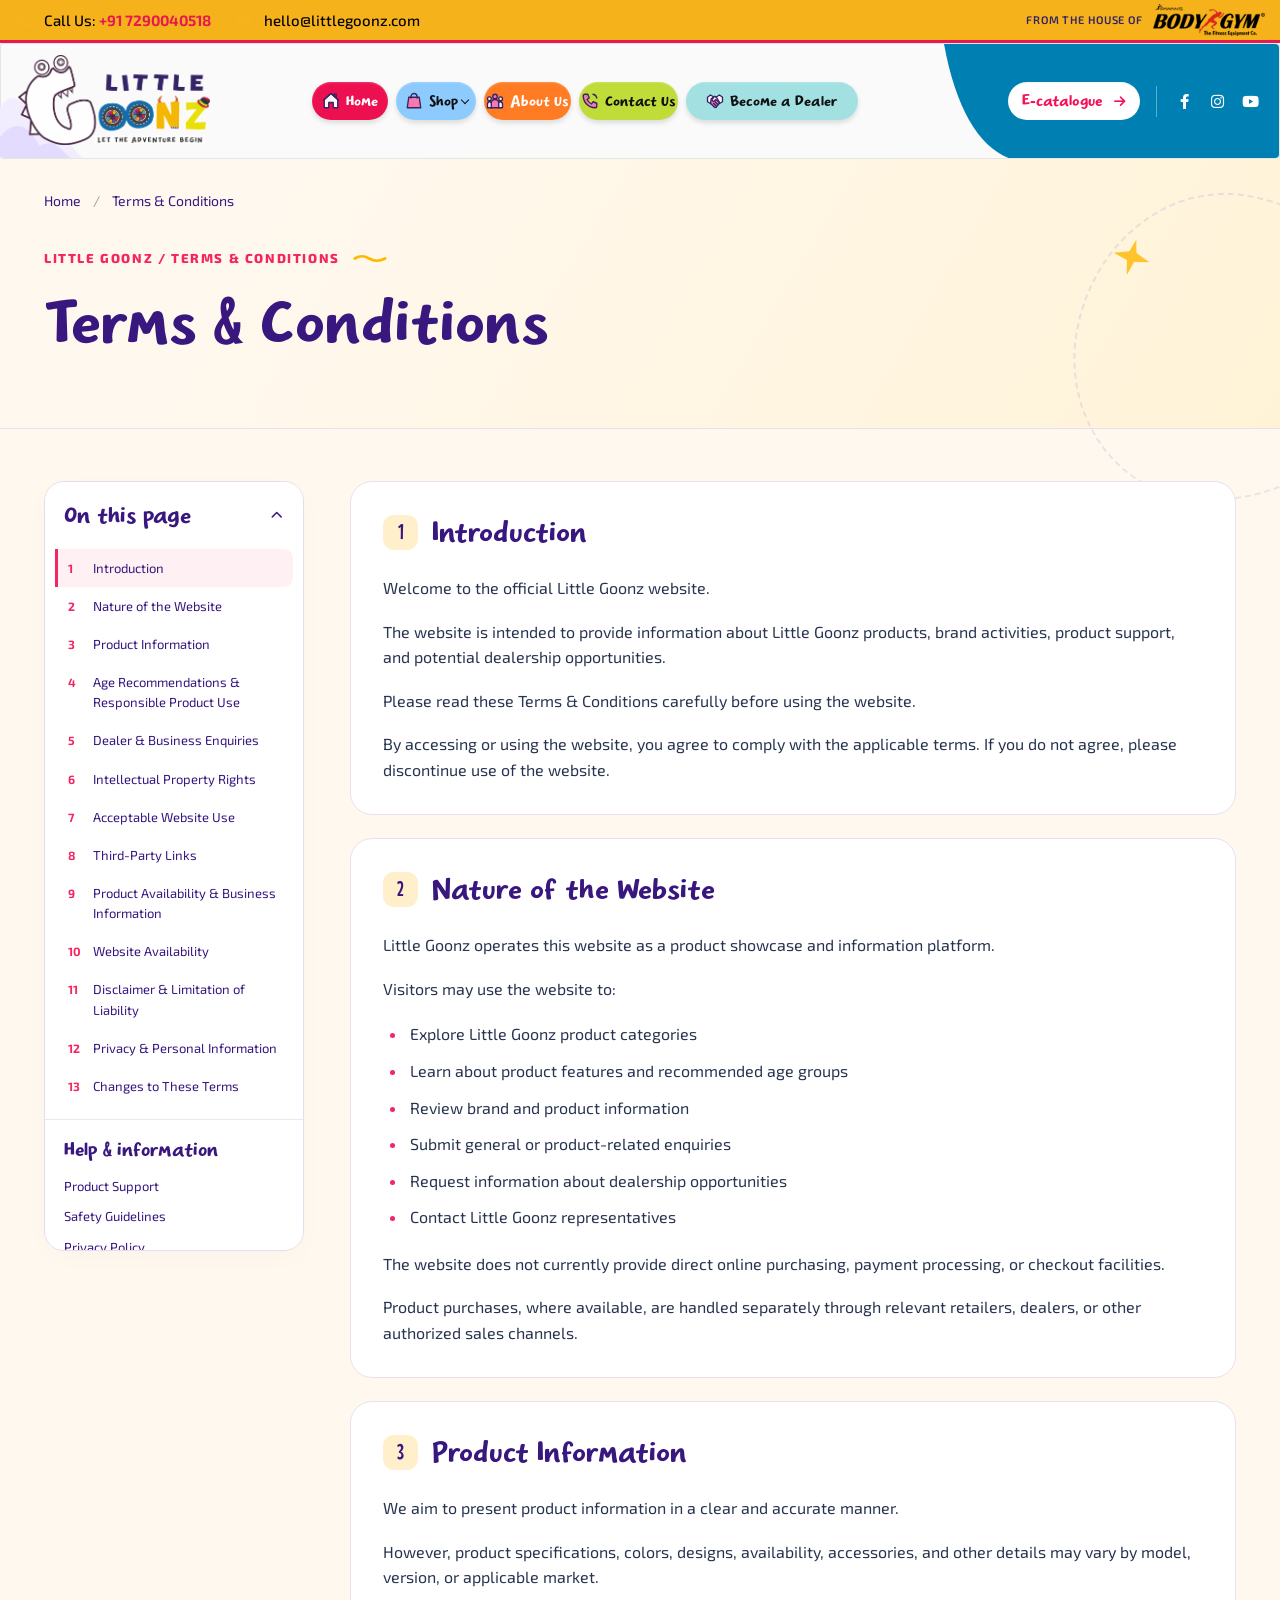
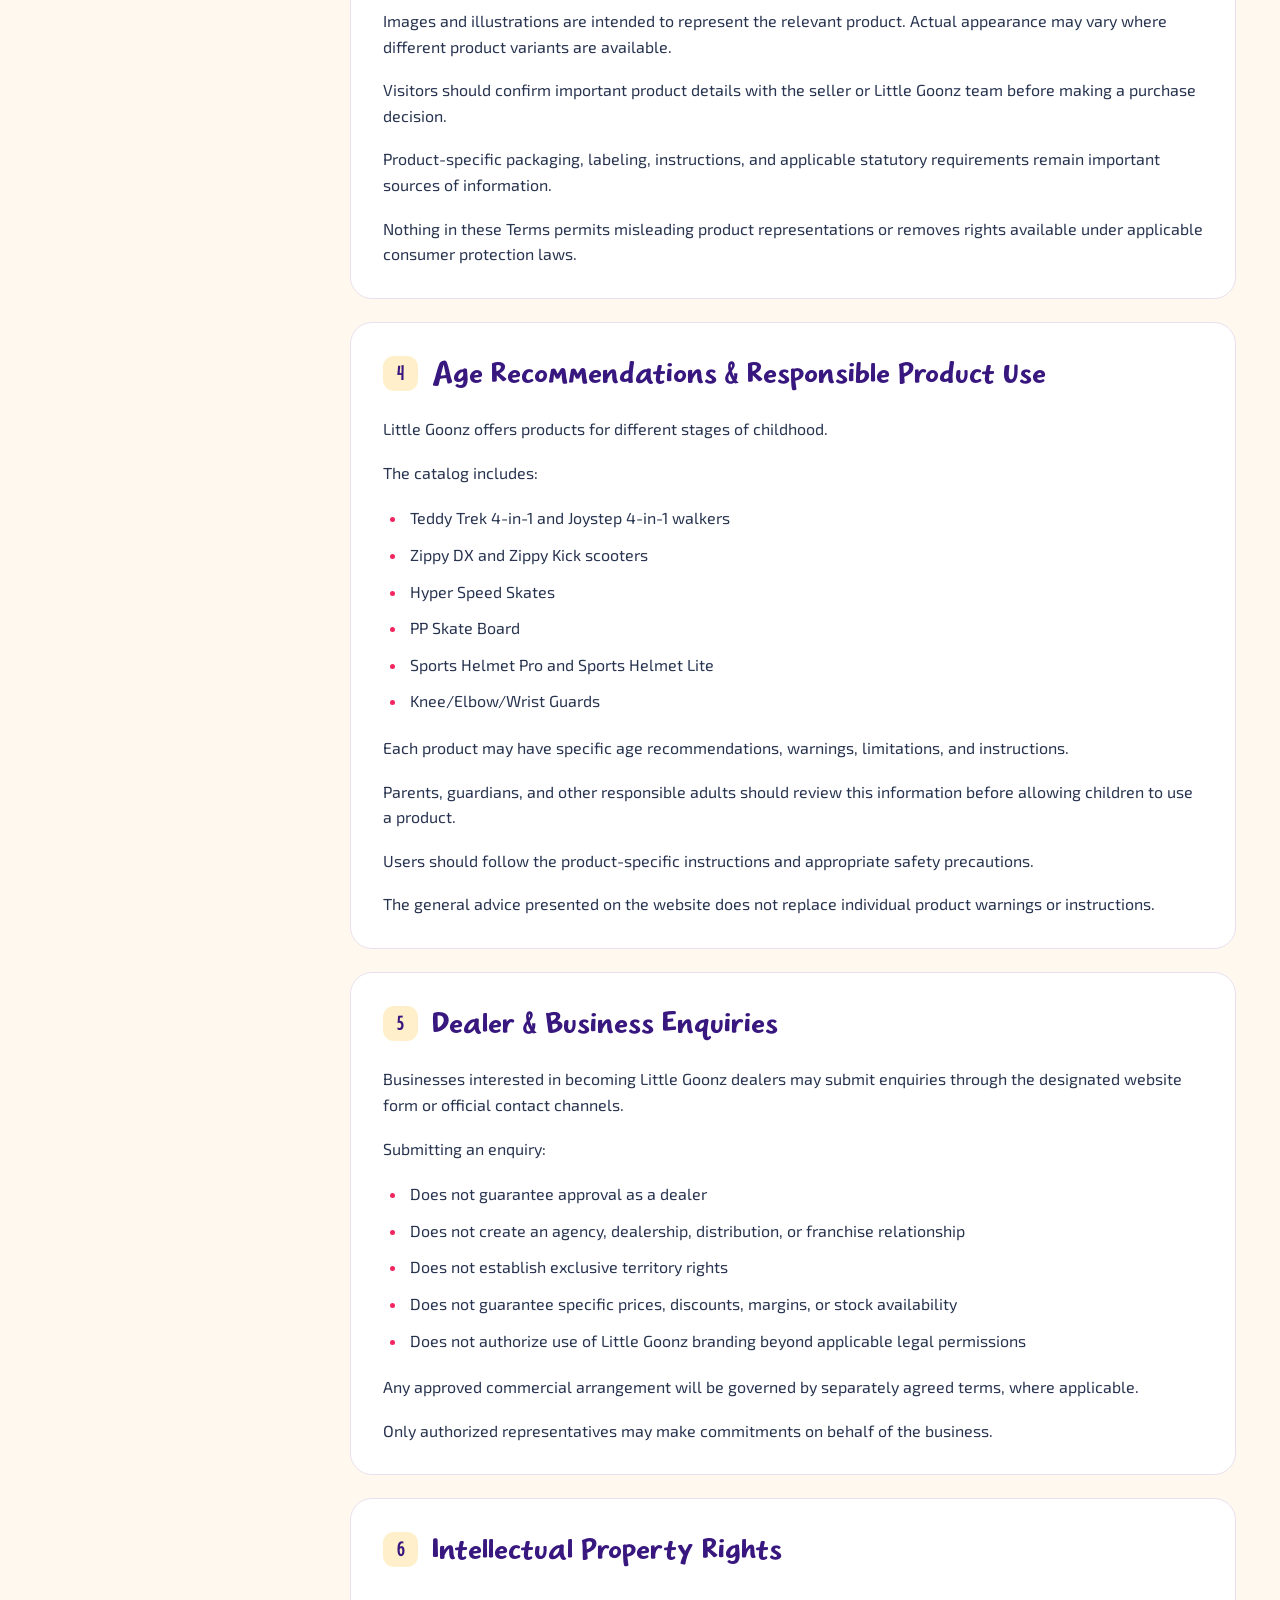
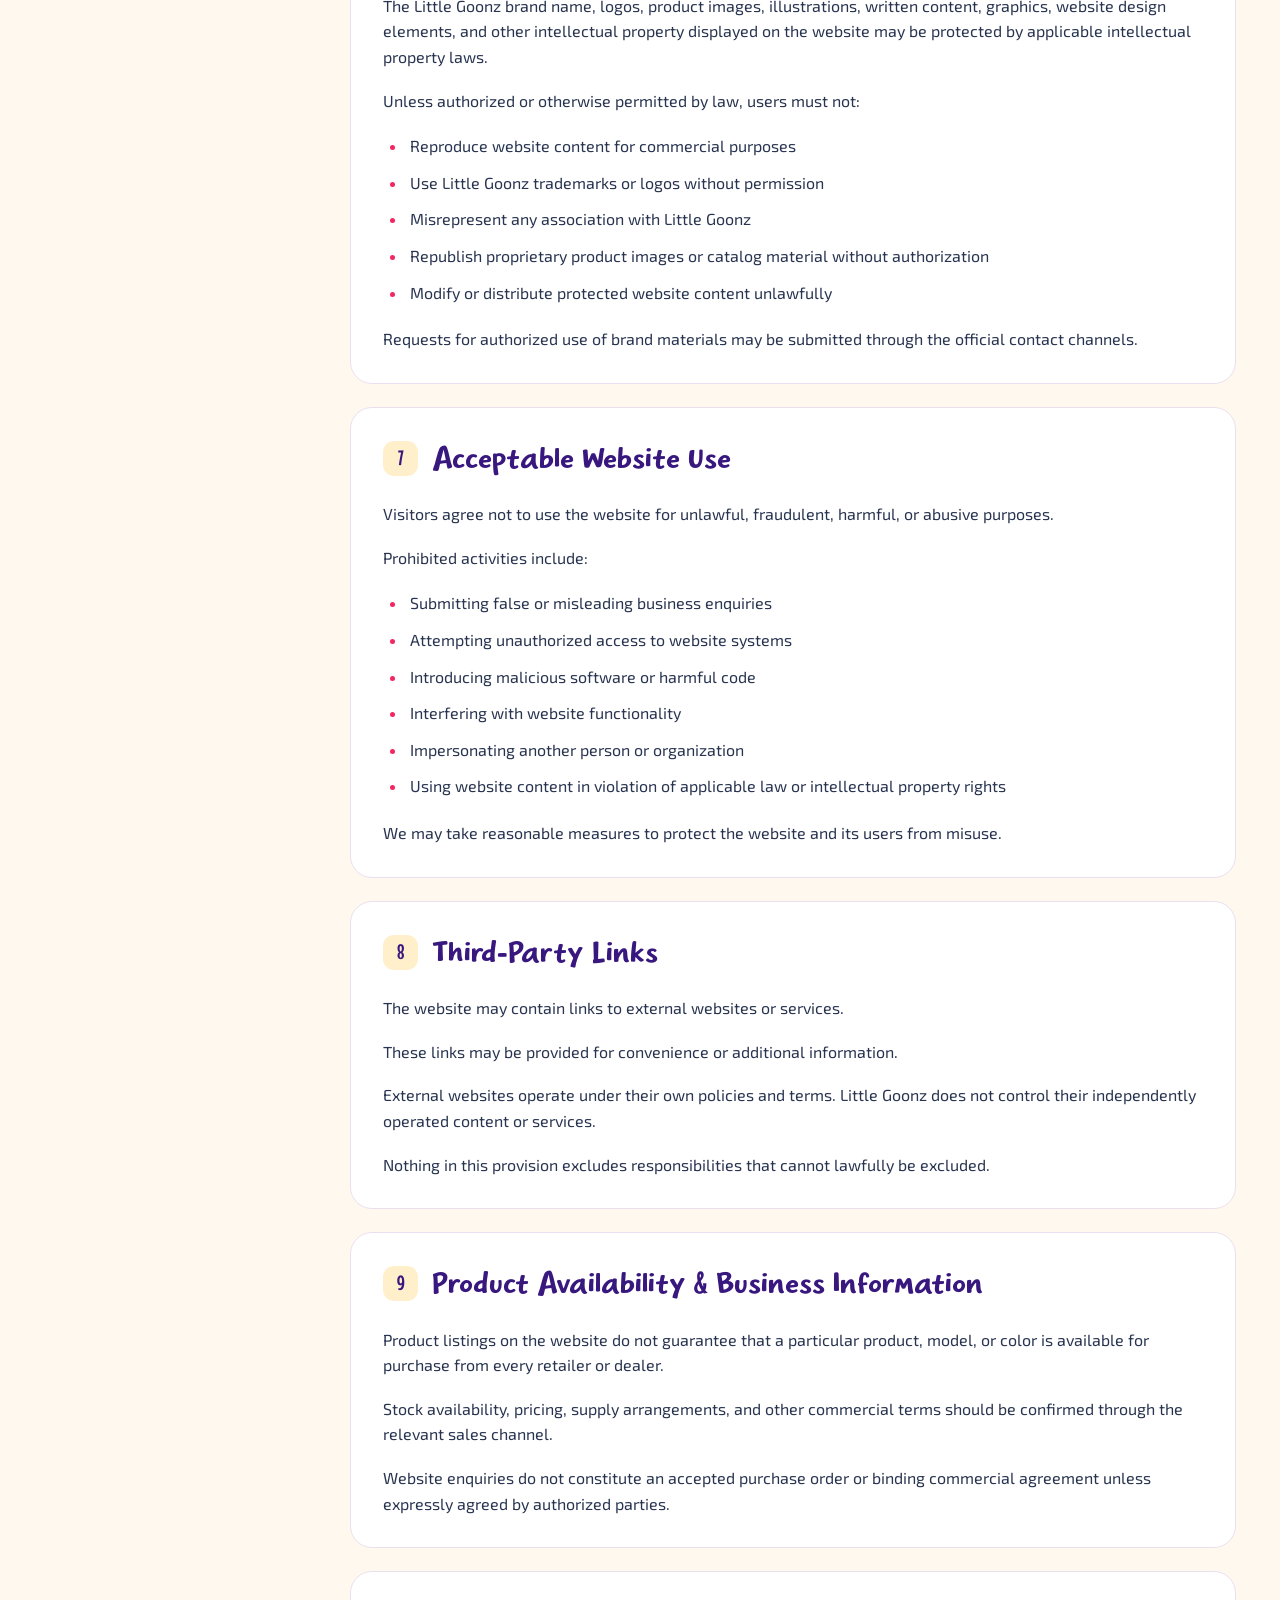
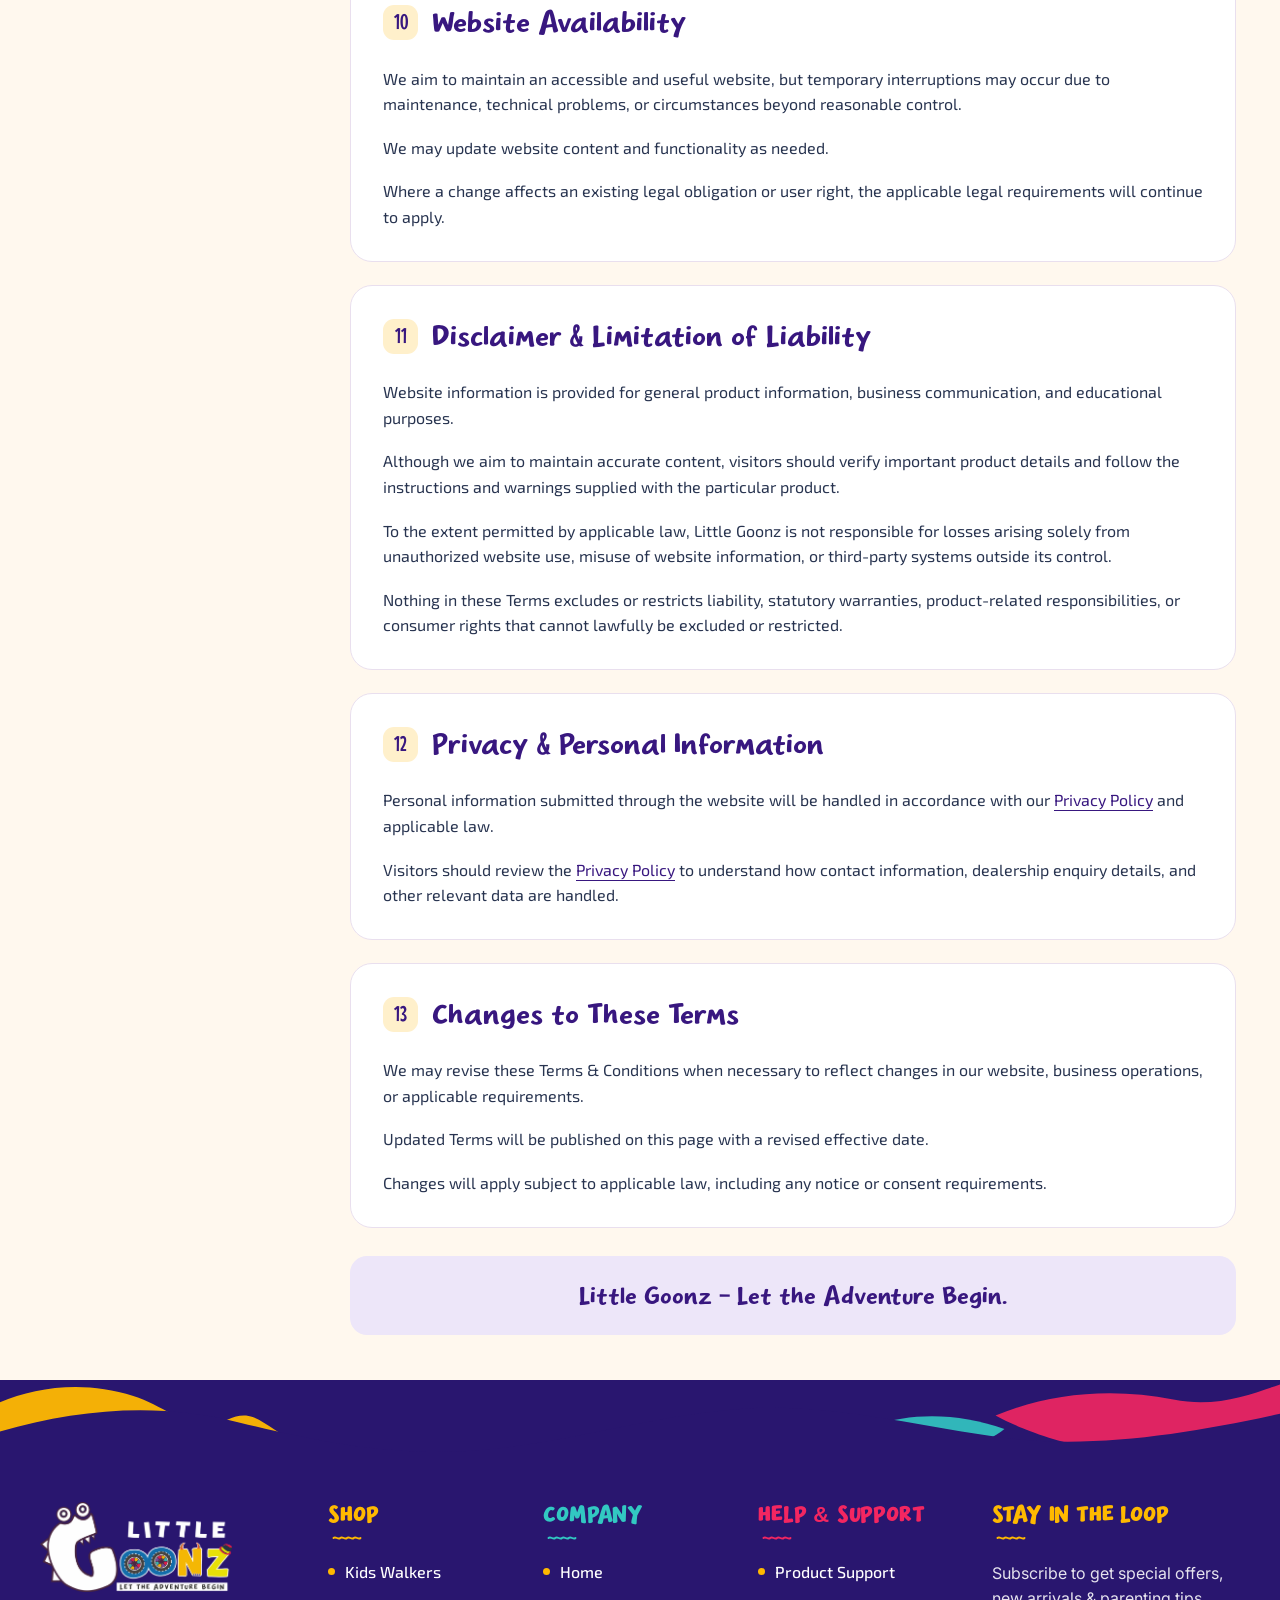
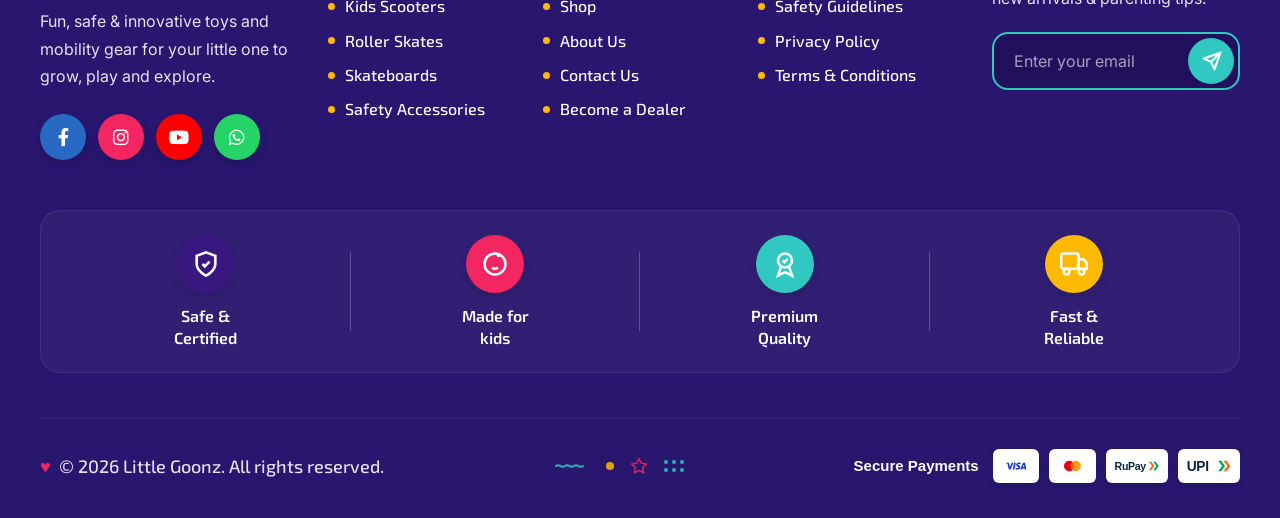
<file: terms.html>
<!DOCTYPE html>
<html lang="en">

<head>

    <meta charset="UTF-8">
    <meta http-equiv="X-UA-Compatible" content="IE=edge">
    <meta name="viewport" content="width=device-width, initial-scale=1.0">
    <meta name="description" content="Terms and conditions for using the Little Goonz product information and enquiry website.">
    <meta name="keywords" content="">
    <meta name="author" content="Awaiken">

    <title>Terms &amp; Conditions | Little Goonz</title>

    <link rel="shortcut icon" type="image/x-icon" href="images/logofav.png">
    <link rel="dns-prefetch" href="https://fonts.googleapis.com">
    <link rel="dns-prefetch" href="https://fonts.gstatic.com">
    <link rel="preload" href="fonts/IT Pimo Demo.otf" as="font" type="font/otf" crossorigin>

    <link rel="preconnect" href="https://fonts.googleapis.com">
    <link rel="preconnect" href="https://fonts.gstatic.com" crossorigin="">
    <link
        href="https://fonts.googleapis.com/css2?family=Inter:ital,opsz,wght@0,14..32,100..900;1,14..32,100..900&family=Mouse+Memoirs&display=swap"
        rel="stylesheet">

    <link href="css/bootstrap.min.css" rel="stylesheet" media="screen">

    <link href="css/slicknav.min.css" rel="stylesheet">

    <link rel="stylesheet" href="css/swiper-bundle.min.css">

    <link href="css/all.min.css" rel="stylesheet" media="screen">

    <link href="css/animate.min.css" rel="stylesheet">

    <link rel="stylesheet" href="css/magnific-popup.min.css">

    <link rel="stylesheet" href="css/mousecursor.min.css">

    <link rel="stylesheet" href="https://fonts.googleapis.com/css2?family=Exo+2:ital,wght@0,100..900;1,100..900&amp;display=swap">
    <link href="css/custom.min.css" rel="stylesheet" media="screen">

    <link rel="stylesheet" href="css/common.min.css">

    <link rel="stylesheet" href="css/common-help.min.css">
</head>
<body>

    <div class="topbar new-top branded-topbar">
        <div class="container">
            <div class="row align-items-center">
                <div class="col-lg-12">
                    <div class="topbar-content-info">
                        <div class="topbar-contact">
                            <a href="tel:7290040518"><i class="fa-solid fa-phone"></i> Call Us:
                                <strong>+91 7290040518</strong></a>
                            <a href="mailto:hello@littlegoonz.com"><i class="fa-solid fa-envelope"></i>
                                hello@littlegoonz.com</a>
                        </div>
                        <div class="topbar-partner-brand">
                            <span class="topbar-partner-text">From the house of</span>
                            <img class="topbar-partner-logo" src="images/logo.png" alt="Bodygym" width="280" height="79" decoding="async" fetchpriority="high">
                        </div>
                    </div>
                </div>
            </div>
        </div>
    </div>

    <header class="main-header reference-navbar">
        <div class="header-sticky">
            <nav class="navbar navbar-expand-lg">
                <div class="header-action-box">

                    <a class="navbar-brand" href="./">
                        <img src="images/companyslide1.png" alt="Logo" width="3158" height="1483" decoding="async">
                    </a>

                    <svg class="header-logo-spark" viewBox="0 0 21 28" fill="none" aria-hidden="true">
                        <path d="M3 12L7 2M8 15L16 7M11 21L19 18M12 26L18 26" stroke="#ff5275" stroke-width="2.5"
                            stroke-linecap="round" />
                    </svg>
                </div>

                <div class="main-menu">
                    <div class="collapse navbar-collapse">
                        <div class="nav-menu-wrapper">
                            <ul class="navbar-nav mr-auto" id="menu">
                                <li class="nav-item"><a class="nav-link" href="./">Home</a></li>
                                <li class="nav-item submenu"><a class="nav-link" href="shop.html">Shop</a>
                                    <ul>
                                        <li class="nav-item"><a class="nav-link" href="kids-walkers.html">Kids Walkers</a>
                                        </li>
                                        <li class="nav-item"><a class="nav-link" href="kids-scooters.html">Kids Scooters</a>
                                        </li>
                                        <li class="nav-item"><a class="nav-link" href="roller-skates.html">Roller Skates</a>
                                        </li>
                                        <li class="nav-item"><a class="nav-link" href="skateboards.html">Skateboards</a>
                                        </li>
                                        <li class="nav-item"><a class="nav-link" href="safety-accessories.html">Safety
                                                Accessories</a></li>
                                    </ul>
                                </li>

                                <li class="nav-item"><a class="nav-link" href="about.html">About Us</a></li>

                                <li class="nav-item"><a class="nav-link" href="contact.html">Contact Us</a></li>
                                <li class="nav-item"><a class="nav-link" href="become-a-dealer.html">Become a
                                        Dealer</a></li>
                            </ul>
                        </div>
                    </div>
                    <div class="header-nav-tools">
                        <svg class="header-plane-doodle" viewBox="0 0 86 54" fill="none" aria-hidden="true">
                            <path d="M4 14L22 14L7 27L8 17L19 15L12 22L18 27L17 19" stroke="#87d579" stroke-width="1.5"
                                stroke-linecap="round" stroke-linejoin="round" />
                            <path d="M18 29C26 47 56 51 59 30C62 8 36 12 48 33C57 50 75 46 85 36" stroke="#85c8da"
                                stroke-width=".7" stroke-dasharray="1.2 2.6" />
                        </svg>
                        <a class="header-shop-cta" href="Little Goonz Catalog 2026.pdf" target="_blank">E-catalogue<i
                                class="fa-solid fa-arrow-right"></i></a>
                        <div class="header-nav-social" aria-label="Social links">
                            <a href="#" aria-label="Facebook"><i class="fa-brands fa-facebook-f"></i></a>
                            <a href="https://www.instagram.com/littlegoonz.toys?rpxt=Ym1zbndhYWNpN3Zt" aria-label="Instagram"><i class="fa-brands fa-instagram"></i></a>
                            <a href="#" aria-label="YouTube"><i class="fa-brands fa-youtube"></i></a>
                        </div>
                        <div class="navbar-toggle"></div>
                    </div>
                </div>

            </nav>
            <div class="responsive-menu"></div>
        </div>
    </header>

<main class="help-main help-main--terms">
<section class="help-hero"><div class="help-container">
<nav class="help-breadcrumb" aria-label="Breadcrumb"><ol><li><a href="index.html">Home</a></li><li aria-current="page">Terms &amp; Conditions</li></ol></nav>
<p class="help-eyebrow">Little Goonz / Terms &amp; Conditions</p><h1 class="help-title">Terms &amp; Conditions</h1>

</div></section>
<div class="help-container help-layout">
<aside class="help-sidebar"><details class="help-toc-panel" open><summary class="help-toc-summary">On this page <i class="fa-solid fa-chevron-down" aria-hidden="true"></i></summary><nav class="help-toc" aria-label="On this page"><ol><li><a href="#introduction"><span class="help-toc-number">1</span>Introduction</a></li>
<li><a href="#nature-of-the-website"><span class="help-toc-number">2</span>Nature of the Website</a></li>
<li><a href="#product-information"><span class="help-toc-number">3</span>Product Information</a></li>
<li><a href="#age-recommendations-responsible-product-use"><span class="help-toc-number">4</span>Age Recommendations &amp; Responsible Product Use</a></li>
<li><a href="#dealer-business-enquiries"><span class="help-toc-number">5</span>Dealer &amp; Business Enquiries</a></li>
<li><a href="#intellectual-property-rights"><span class="help-toc-number">6</span>Intellectual Property Rights</a></li>
<li><a href="#acceptable-website-use"><span class="help-toc-number">7</span>Acceptable Website Use</a></li>
<li><a href="#third-party-links"><span class="help-toc-number">8</span>Third-Party Links</a></li>
<li><a href="#product-availability-business-information"><span class="help-toc-number">9</span>Product Availability &amp; Business Information</a></li>
<li><a href="#website-availability"><span class="help-toc-number">10</span>Website Availability</a></li>
<li><a href="#disclaimer-limitation-of-liability"><span class="help-toc-number">11</span>Disclaimer &amp; Limitation of Liability</a></li>
<li><a href="#privacy-personal-information"><span class="help-toc-number">12</span>Privacy &amp; Personal Information</a></li>
<li><a href="#changes-to-these-terms"><span class="help-toc-number">13</span>Changes to These Terms</a></li></ol></nav>
<nav class="help-related-nav" aria-label="Help pages"><h2>Help &amp; information</h2><a href="product-support.html">Product Support</a>
<a href="safety-guidelines.html">Safety Guidelines</a>
<a href="privacy.html">Privacy Policy</a>
<a href="terms.html" aria-current="page">Terms &amp; Conditions</a></nav></details></aside>
<article class="help-article" aria-label="Terms &amp; Conditions content">
<section class="help-section" id="introduction"><h2><span class="help-section-number">1</span>Introduction</h2><div class="help-text">
<p>Welcome to the official Little Goonz website.</p>

<p>The website is intended to provide information about Little Goonz products, brand activities, product support, and potential dealership opportunities.</p>
<p>Please read these Terms &amp; Conditions carefully before using the website.</p>
<p>By accessing or using the website, you agree to comply with the applicable terms. If you do not agree, please discontinue use of the website.</p>
</div></section>
<section class="help-section" id="nature-of-the-website"><h2><span class="help-section-number">2</span>Nature of the Website</h2><div class="help-text">
<p>Little Goonz operates this website as a product showcase and information platform.</p>
<p>Visitors may use the website to:</p>
<ul>
<li>Explore Little Goonz product categories</li>
<li>Learn about product features and recommended age groups</li>
<li>Review brand and product information</li>
<li>Submit general or product-related enquiries</li>
<li>Request information about dealership opportunities</li>
<li>Contact Little Goonz representatives</li>
</ul>
<p>The website does not currently provide direct online purchasing, payment processing, or checkout facilities.</p>
<p>Product purchases, where available, are handled separately through relevant retailers, dealers, or other authorized sales channels.</p>
</div></section>
<section class="help-section" id="product-information"><h2><span class="help-section-number">3</span>Product Information</h2><div class="help-text">
<p>We aim to present product information in a clear and accurate manner.</p>
<p>However, product specifications, colors, designs, availability, accessories, and other details may vary by model, version, or applicable market.</p>
<p>Images and illustrations are intended to represent the relevant product. Actual appearance may vary where different product variants are available.</p>
<p>Visitors should confirm important product details with the seller or Little Goonz team before making a purchase decision.</p>
<p>Product-specific packaging, labeling, instructions, and applicable statutory requirements remain important sources of information.</p>
<p>Nothing in these Terms permits misleading product representations or removes rights available under applicable consumer protection laws.</p>
</div></section>
<section class="help-section" id="age-recommendations-responsible-product-use"><h2><span class="help-section-number">4</span>Age Recommendations &amp; Responsible Product Use</h2><div class="help-text">
<p>Little Goonz offers products for different stages of childhood.</p>
<p>The catalog includes:</p>
<ul>
<li>Teddy Trek 4-in-1 and Joystep 4-in-1 walkers</li>
<li>Zippy DX and Zippy Kick scooters</li>
<li>Hyper Speed Skates</li>
<li>PP Skate Board</li>
<li>Sports Helmet Pro and Sports Helmet Lite</li>
<li>Knee/Elbow/Wrist Guards</li>
</ul>
<p>Each product may have specific age recommendations, warnings, limitations, and instructions.</p>
<p>Parents, guardians, and other responsible adults should review this information before allowing children to use a product.</p>
<p>Users should follow the product-specific instructions and appropriate safety precautions.</p>
<p>The general advice presented on the website does not replace individual product warnings or instructions.</p>
</div></section>
<section class="help-section" id="dealer-business-enquiries"><h2><span class="help-section-number">5</span>Dealer &amp; Business Enquiries</h2><div class="help-text">
<p>Businesses interested in becoming Little Goonz dealers may submit enquiries through the designated website form or official contact channels.</p>
<p>Submitting an enquiry:</p>
<ul>
<li>Does not guarantee approval as a dealer</li>
<li>Does not create an agency, dealership, distribution, or franchise relationship</li>
<li>Does not establish exclusive territory rights</li>
<li>Does not guarantee specific prices, discounts, margins, or stock availability</li>
<li>Does not authorize use of Little Goonz branding beyond applicable legal permissions</li>
</ul>
<p>Any approved commercial arrangement will be governed by separately agreed terms, where applicable.</p>
<p>Only authorized representatives may make commitments on behalf of the business.</p>
</div></section>
<section class="help-section" id="intellectual-property-rights"><h2><span class="help-section-number">6</span>Intellectual Property Rights</h2><div class="help-text">
<p>The Little Goonz brand name, logos, product images, illustrations, written content, graphics, website design elements, and other intellectual property displayed on the website may be protected by applicable intellectual property laws.</p>
<p>Unless authorized or otherwise permitted by law, users must not:</p>
<ul>
<li>Reproduce website content for commercial purposes</li>
<li>Use Little Goonz trademarks or logos without permission</li>
<li>Misrepresent any association with Little Goonz</li>
<li>Republish proprietary product images or catalog material without authorization</li>
<li>Modify or distribute protected website content unlawfully</li>
</ul>
<p>Requests for authorized use of brand materials may be submitted through the official contact channels.</p>
</div></section>
<section class="help-section" id="acceptable-website-use"><h2><span class="help-section-number">7</span>Acceptable Website Use</h2><div class="help-text">
<p>Visitors agree not to use the website for unlawful, fraudulent, harmful, or abusive purposes.</p>
<p>Prohibited activities include:</p>
<ul>
<li>Submitting false or misleading business enquiries</li>
<li>Attempting unauthorized access to website systems</li>
<li>Introducing malicious software or harmful code</li>
<li>Interfering with website functionality</li>
<li>Impersonating another person or organization</li>
<li>Using website content in violation of applicable law or intellectual property rights</li>
</ul>
<p>We may take reasonable measures to protect the website and its users from misuse.</p>
</div></section>
<section class="help-section" id="third-party-links"><h2><span class="help-section-number">8</span>Third-Party Links</h2><div class="help-text">
<p>The website may contain links to external websites or services.</p>
<p>These links may be provided for convenience or additional information.</p>
<p>External websites operate under their own policies and terms. Little Goonz does not control their independently operated content or services.</p>
<p>Nothing in this provision excludes responsibilities that cannot lawfully be excluded.</p>
</div></section>
<section class="help-section" id="product-availability-business-information"><h2><span class="help-section-number">9</span>Product Availability &amp; Business Information</h2><div class="help-text">
<p>Product listings on the website do not guarantee that a particular product, model, or color is available for purchase from every retailer or dealer.</p>
<p>Stock availability, pricing, supply arrangements, and other commercial terms should be confirmed through the relevant sales channel.</p>
<p>Website enquiries do not constitute an accepted purchase order or binding commercial agreement unless expressly agreed by authorized parties.</p>
</div></section>
<section class="help-section" id="website-availability"><h2><span class="help-section-number">10</span>Website Availability</h2><div class="help-text">
<p>We aim to maintain an accessible and useful website, but temporary interruptions may occur due to maintenance, technical problems, or circumstances beyond reasonable control.</p>
<p>We may update website content and functionality as needed.</p>
<p>Where a change affects an existing legal obligation or user right, the applicable legal requirements will continue to apply.</p>
</div></section>
<section class="help-section" id="disclaimer-limitation-of-liability"><h2><span class="help-section-number">11</span>Disclaimer &amp; Limitation of Liability</h2><div class="help-text">
<p>Website information is provided for general product information, business communication, and educational purposes.</p>
<p>Although we aim to maintain accurate content, visitors should verify important product details and follow the instructions and warnings supplied with the particular product.</p>
<p>To the extent permitted by applicable law, Little Goonz is not responsible for losses arising solely from unauthorized website use, misuse of website information, or third-party systems outside its control.</p>
<p>Nothing in these Terms excludes or restricts liability, statutory warranties, product-related responsibilities, or consumer rights that cannot lawfully be excluded or restricted.</p>
</div></section>
<section class="help-section" id="privacy-personal-information"><h2><span class="help-section-number">12</span>Privacy &amp; Personal Information</h2><div class="help-text">
<p>Personal information submitted through the website will be handled in accordance with our <a href="privacy.html">Privacy Policy</a> and applicable law.</p>
<p>Visitors should review the <a href="privacy.html">Privacy Policy</a> to understand how contact information, dealership enquiry details, and other relevant data are handled.</p>
</div></section>
<section class="help-section" id="changes-to-these-terms"><h2><span class="help-section-number">13</span>Changes to These Terms</h2><div class="help-text">
<p>We may revise these Terms &amp; Conditions when necessary to reflect changes in our website, business operations, or applicable requirements.</p>
<p>Updated Terms will be published on this page with a revised effective date.</p>
<p>Changes will apply subject to applicable law, including any notice or consent requirements.</p>
</div></section>
<p class="help-signoff">Little Goonz – Let the Adventure Begin.</p>
</article></div></main>

    <footer class="lg-footer" id="main-footer">

        <div class="lg-footer__wave-wrap" aria-hidden="true">
            <svg class="lg-footer__wave-svg" viewBox="0 0 1440 110" fill="none" xmlns="http://www.w3.org/2000/svg"
                preserveAspectRatio="none">

                <path
                    d="M0 25C40 8 95 0 150 18C185 29 210 55 240 50C255 47 268 35 285 42C300 48 315 62 330 68C270 95 140 105 0 85V25Z"
                    fill="#FFB900" opacity="0.95" />

                <path
                    d="M1120 40C1180 15 1250 8 1320 22C1370 32 1410 15 1440 5V85C1380 98 1260 90 1180 65C1150 55 1135 48 1120 40Z"
                    fill="#F32661" opacity="0.9" />

                <path d="M980 52C1030 35 1080 38 1130 55C1100 80 1040 88 980 75V52Z" fill="#32C8C2" opacity="0.9" />

                <path
                    d="M0 58C90 32 180 25 270 48C360 70 450 88 550 78C650 68 740 38 840 32C940 26 1030 52 1130 65C1230 78 1340 60 1440 38V110H0V58Z"
                    fill="#29166F" />
            </svg>
        </div>

        <div class="lg-footer__container">

            <div class="lg-footer__grid">

                <div class="lg-footer__brand">

                    <a href="index.html" class="lg-footer__logo-link">
                        <img src="images/companyslide1.png" alt="Little Goonz" class="lg-footer__logo-img" width="3158" height="1483" decoding="async" loading="lazy">
                    </a>

                    <p class="lg-footer__description">
                        Fun, safe &amp; innovative toys and mobility gear for your little one to grow, play and explore.
                    </p>

                    <div class="lg-footer__socials">
                        <a href="#" class="lg-footer__social-btn lg-footer__social-fb" aria-label="Facebook"
                            title="Facebook">
                            <i class="fa-brands fa-facebook-f"></i>
                        </a>
                        <a href="https://www.instagram.com/littlegoonz.toys?rpxt=Ym1zbndhYWNpN3Zt" class="lg-footer__social-btn lg-footer__social-ig" aria-label="Instagram"
                            title="Instagram">
                            <i class="fa-brands fa-instagram"></i>
                        </a>
                        <a href="#" class="lg-footer__social-btn lg-footer__social-yt" aria-label="YouTube"
                            title="YouTube">
                            <i class="fa-brands fa-youtube"></i>
                        </a>
                        <a href="#" class="lg-footer__social-btn lg-footer__social-wa" aria-label="WhatsApp"
                            title="WhatsApp">
                            <i class="fa-brands fa-whatsapp"></i>
                        </a>
                    </div>
                </div>

                <div class="lg-footer__col lg-footer__col-shop">
                    <div class="lg-footer__heading-wrap">
                        <h3 class="lg-footer__heading lg-footer__heading--yellow">SHOP</h3>
                        <svg class="lg-footer__wavy-underline" viewBox="0 0 40 8" fill="none"
                            xmlns="http://www.w3.org/2000/svg">
                            <path d="M2 4C5 1 8 7 11 4C14 1 17 7 20 4C23 1 26 7 29 4C32 1 35 7 38 4"
                                stroke="currentColor" stroke-width="2.5" stroke-linecap="round"
                                stroke-linejoin="round" />
                        </svg>
                    </div>
                    <ul class="lg-footer__list">
                        <li class="lg-footer__item">
                            <span class="lg-footer__bullet" aria-hidden="true"></span>
                            <a href="kids-walkers.html" class="lg-footer__link">Kids Walkers</a>
                        </li>
                        <li class="lg-footer__item">
                            <span class="lg-footer__bullet" aria-hidden="true"></span>
                            <a href="kids-scooters.html" class="lg-footer__link">Kids Scooters</a>
                        </li>
                        <li class="lg-footer__item">
                            <span class="lg-footer__bullet" aria-hidden="true"></span>
                            <a href="roller-skates.html" class="lg-footer__link">Roller Skates</a>
                        </li>
                        <li class="lg-footer__item">
                            <span class="lg-footer__bullet" aria-hidden="true"></span>
                            <a href="skateboards.html" class="lg-footer__link">Skateboards</a>
                        </li>
                        <li class="lg-footer__item">
                            <span class="lg-footer__bullet" aria-hidden="true"></span>
                            <a href="safety-accessories.html" class="lg-footer__link">Safety Accessories</a>
                        </li>
                    </ul>
                </div>

                <div class="lg-footer__col lg-footer__col-company">
                    <div class="lg-footer__heading-wrap">
                        <h3 class="lg-footer__heading lg-footer__heading--turquoise">COMPANY</h3>
                        <svg class="lg-footer__wavy-underline" viewBox="0 0 40 8" fill="none"
                            xmlns="http://www.w3.org/2000/svg">
                            <path d="M2 4C5 1 8 7 11 4C14 1 17 7 20 4C23 1 26 7 29 4C32 1 35 7 38 4"
                                stroke="currentColor" stroke-width="2.5" stroke-linecap="round"
                                stroke-linejoin="round" />
                        </svg>
                    </div>
                    <ul class="lg-footer__list">
                        <li class="lg-footer__item">
                            <span class="lg-footer__bullet" aria-hidden="true"></span>
                            <a href="./" class="lg-footer__link">Home</a>
                        </li>
                        <li class="lg-footer__item">
                            <span class="lg-footer__bullet" aria-hidden="true"></span>
                            <a href="shop.html" class="lg-footer__link">Shop</a>
                        </li>
                        <li class="lg-footer__item">
                            <span class="lg-footer__bullet" aria-hidden="true"></span>
                            <a href="about.html" class="lg-footer__link">About Us</a>
                        </li>
                        <li class="lg-footer__item">
                            <span class="lg-footer__bullet" aria-hidden="true"></span>
                            <a href="contact.html" class="lg-footer__link">Contact Us</a>
                        </li>
                        <li class="lg-footer__item">
                            <span class="lg-footer__bullet" aria-hidden="true"></span>
                            <a href="become-a-dealer.html" class="lg-footer__link">Become a Dealer</a>
                        </li>
                    </ul>
                </div>

                <div class="lg-footer__col lg-footer__col-support">
                    <div class="lg-footer__heading-wrap">
                        <h3 class="lg-footer__heading lg-footer__heading--pink">HELP &amp; SUPPORT</h3>
                        <svg class="lg-footer__wavy-underline" viewBox="0 0 40 8" fill="none"
                            xmlns="http://www.w3.org/2000/svg">
                            <path d="M2 4C5 1 8 7 11 4C14 1 17 7 20 4C23 1 26 7 29 4C32 1 35 7 38 4"
                                stroke="currentColor" stroke-width="2.5" stroke-linecap="round"
                                stroke-linejoin="round" />
                        </svg>
                    </div>
                    <ul class="lg-footer__list">
                        <li class="lg-footer__item">
                            <span class="lg-footer__bullet" aria-hidden="true"></span>
                            <a href="product-support.html" class="lg-footer__link">Product Support</a>
                        </li>
                        <li class="lg-footer__item">
                            <span class="lg-footer__bullet" aria-hidden="true"></span>
                            <a href="safety-guidelines.html" class="lg-footer__link">Safety Guidelines</a>
                        </li>
                        <li class="lg-footer__item">
                            <span class="lg-footer__bullet" aria-hidden="true"></span>
                            <a href="privacy.html" class="lg-footer__link">Privacy Policy</a>
                        </li>
                        <li class="lg-footer__item">
                            <span class="lg-footer__bullet" aria-hidden="true"></span>
                            <a href="terms.html" class="lg-footer__link">Terms &amp; Conditions</a>
                        </li>
                    </ul>
                </div>

                <div class="lg-footer__col lg-footer__col-newsletter">
                    <div class="lg-footer__heading-wrap">
                        <h3 class="lg-footer__heading lg-footer__heading--yellow">STAY IN THE LOOP</h3>
                        <svg class="lg-footer__wavy-underline" viewBox="0 0 40 8" fill="none"
                            xmlns="http://www.w3.org/2000/svg">
                            <path d="M2 4C5 1 8 7 11 4C14 1 17 7 20 4C23 1 26 7 29 4C32 1 35 7 38 4"
                                stroke="currentColor" stroke-width="2.5" stroke-linecap="round"
                                stroke-linejoin="round" />
                        </svg>
                    </div>
                    <p class="lg-footer__newsletter-text">
                        Subscribe to get special offers, new arrivals &amp; parenting tips.
                    </p>

                    <form class="lg-footer__form" action="#" method="POST" onsubmit="event.preventDefault();">
                        <div class="lg-footer__input-wrap">
                            <input type="email" class="lg-footer__input" placeholder="Enter your email" required
                                aria-label="Enter your email address">
                            <button type="submit" class="lg-footer__submit-btn" aria-label="Subscribe to newsletter">
                                <svg viewBox="0 0 24 24" fill="none" stroke="currentColor" stroke-width="2.5"
                                    stroke-linecap="round" stroke-linejoin="round">
                                    <line x1="22" y1="2" x2="11" y2="13" />
                                    <polygon points="22 2 15 22 11 13 2 9 22 2" />
                                </svg>
                            </button>
                        </div>
                    </form>
                </div>

            </div>

            <div class="lg-footer__trust">

                <div class="lg-footer__trust-item">
                    <div class="lg-footer__trust-icon-box lg-footer__trust-purple" aria-hidden="true">
                        <svg viewBox="0 0 24 24">
                            <path d="M12 22s8-4 8-10V5l-8-3-8 3v7c0 6 8 10 8 10z" />
                            <path d="m9 12 2 2 4-4" />
                        </svg>
                    </div>
                    <p class="lg-footer__trust-text">Safe &amp;<br>Certified</p>
                </div>

                <div class="lg-footer__trust-item">
                    <div class="lg-footer__trust-icon-box lg-footer__trust-pink" aria-hidden="true">
                        <svg viewBox="0 0 24 24">
                            <circle cx="12" cy="12" r="9" />
                            <path d="M9 10h.01" />
                            <path d="M15 10h.01" />
                            <path d="M9.5 15a3.5 3.5 0 0 0 5 0" />
                            <path d="M12 3a3 3 0 0 1 3 3" />
                        </svg>
                    </div>
                    <p class="lg-footer__trust-text">Made for<br>kids</p>
                </div>

                <div class="lg-footer__trust-item">
                    <div class="lg-footer__trust-icon-box lg-footer__trust-turquoise" aria-hidden="true">
                        <svg viewBox="0 0 24 24">
                            <circle cx="12" cy="9" r="6" />
                            <path d="m8.5 14.5-2.5 7.5 6-3 6 3-2.5-7.5" />
                            <path d="m10 9 1.5 1.5 3-3" />
                        </svg>
                    </div>
                    <p class="lg-footer__trust-text">Premium<br>Quality</p>
                </div>

                <div class="lg-footer__trust-item">
                    <div class="lg-footer__trust-icon-box lg-footer__trust-yellow" aria-hidden="true">
                        <svg viewBox="0 0 24 24">
                            <rect x="1" y="3" width="15" height="13" rx="2" />
                            <polygon points="16 8 20 8 23 11 23 16 16 16 16 8" />
                            <circle cx="5.5" cy="18.5" r="2.5" />
                            <circle cx="18.5" cy="18.5" r="2.5" />
                        </svg>
                    </div>
                    <p class="lg-footer__trust-text">Fast &amp;<br>Reliable</p>
                </div>
            </div>

            <hr class="lg-footer__divider">

            <div class="lg-footer__bottom">

                <p class="lg-footer__copyright">
                    <span class="lg-footer__heart-icon" aria-hidden="true">♥</span>
                    &copy; 2026 Little Goonz. All rights reserved.
                </p>

                <div class="lg-footer__bottom-decor" aria-hidden="true">

                    <svg class="lg-footer__decor-squiggle" viewBox="0 0 36 8" fill="none">
                        <path d="M2 4C5 1 8 7 11 4C14 1 17 7 20 4C23 1 26 7 29 4C32 1 35 7" stroke="#32C8C2"
                            stroke-width="2" stroke-linecap="round" />
                    </svg>

                    <span class="lg-footer__decor-dot"></span>

                    <svg class="lg-footer__decor-star" viewBox="0 0 24 24" fill="none" stroke="#F32661" stroke-width="2"
                        stroke-linecap="round" stroke-linejoin="round">
                        <polygon
                            points="12 2 15.09 8.26 22 9.27 17 14.14 18.18 21.02 12 17.77 5.82 21.02 7 14.14 2 9.27 8.91 8.26 12 2" />
                    </svg>

                    <div class="lg-footer__decor-grid">
                        <span class="lg-footer__decor-grid-dot"></span>
                        <span class="lg-footer__decor-grid-dot"></span>
                        <span class="lg-footer__decor-grid-dot"></span>
                        <span class="lg-footer__decor-grid-dot"></span>
                        <span class="lg-footer__decor-grid-dot"></span>
                        <span class="lg-footer__decor-grid-dot"></span>
                    </div>
                </div>

                <div class="lg-footer__payments">
                    <span class="lg-footer__payments-label">Secure Payments</span>
                    <div class="lg-footer__payment-badges">

                        <div class="lg-footer__payment-badge" title="Visa">
                            <img src="images/icon-payment-options-5.svg" alt="Visa" width="46" height="30" decoding="async" loading="lazy">
                        </div>

                        <div class="lg-footer__payment-badge" title="Mastercard">
                            <img src="images/icon-payment-options-6.svg" alt="Mastercard" width="46" height="30" decoding="async" loading="lazy">
                        </div>

                        <div class="lg-footer__payment-badge" title="RuPay">
                            <svg viewBox="0 0 74 24" width="48" height="18" fill="none"
                                xmlns="http://www.w3.org/2000/svg">
                                <text x="1" y="18" font-family="'Fredoka', Arial, sans-serif" font-weight="900"
                                    font-size="17" fill="#0C2340" letter-spacing="-0.5">RuPay</text>
                                <polygon points="56,5 61,12 56,19 60,19 65,12 60,5" fill="#F37021" />
                                <polygon points="63,5 68,12 63,19 67,19 72,12 67,5" fill="#00A859" />
                            </svg>
                        </div>

                        <div class="lg-footer__payment-badge" title="UPI">
                            <svg viewBox="0 0 60 24" width="46" height="18" fill="none"
                                xmlns="http://www.w3.org/2000/svg">
                                <text x="1" y="18" font-family="'Fredoka', Arial, sans-serif" font-weight="900"
                                    font-size="18" fill="#0C2340" letter-spacing="-0.5">UPI</text>
                                <polygon points="42,5 47,12 42,19 46,19 51,12 46,5" fill="#00A859" />
                                <polygon points="49,5 54,12 49,19 53,19 58,12 53,5" fill="#F37021" />
                            </svg>
                        </div>
                    </div>
                </div>
            </div>

        </div>
    </footer>

    <script src="js/jquery-3.7.1.min.js" defer></script>

    <script src="js/jquery.slicknav.min.js" defer></script>

    <script src="js/SmoothScroll.min.js" defer></script>

    <script src="js/gsap.min.js" defer></script>
    <script src="js/magiccursor.min.js" defer></script>

    <script src="js/function.min.js" defer></script>

    <script src="js/terms.min.js" defer></script>

</body>
</html>
</file>
<file: css/mousecursor.min.css>
/*! normalize.css v7.0.0 | MIT License | github.com/necolas/normalize.css */
.cb-cursor {
    position: fixed;
    top: 0;
    left: 0;
    z-index: 150;
    contain: layout style size;
    pointer-events: none;
    will-change: transform;
    -webkit-transition: opacity 0.3s, color 0.4s;
    -o-transition: opacity 0.3s, color 0.4s;
    -moz-transition: opacity 0.3s, color 0.4s;
    transition: opacity 0.3s, color 0.4s
}

.cb-cursor:before {
    content: "";
    position: absolute;
    top: -24px;
    left: -24px;
    display: block;
    width: 48px;
    height: 48px;
    -webkit-transform: scale(0);
    -moz-transform: scale(0);
    -ms-transform: scale(0);
    -o-transform: scale(0);
    transform: scale(0);
    -webkit-border-radius: 50%;
    -moz-border-radius: 50%;
    border-radius: 50%;
    -webkit-transition: opacity 0.1s, -webkit-transform 0.3s ease-in-out;
    transition: opacity 0.1s, -webkit-transform 0.3s ease-in-out;
    -o-transition: opacity 0.1s, -o-transform 0.3s ease-in-out;
    -moz-transition: transform 0.3s ease-in-out, opacity 0.1s, -moz-transform 0.3s ease-in-out;
    transition: transform 0.3s ease-in-out, opacity 0.1s;
    transition: transform 0.3s ease-in-out, opacity 0.1s, -webkit-transform 0.3s ease-in-out, -moz-transform 0.3s ease-in-out, -o-transform 0.3s ease-in-out
}

.cb-cursor-text {
    position: absolute;
    top: -18px;
    left: -18px;
    width: 36px;
    height: 36px;
    display: -webkit-box;
    display: -webkit-flex;
    display: -moz-box;
    display: -ms-flexbox;
    display: flex;
    -webkit-box-align: center;
    -webkit-align-items: center;
    -moz-box-align: center;
    -ms-flex-align: center;
    align-items: center;
    -webkit-box-pack: center;
    -webkit-justify-content: center;
    -moz-box-pack: center;
    -ms-flex-pack: center;
    justify-content: center;
    -webkit-transform: scale(0) rotate(10deg);
    -moz-transform: scale(0) rotate(10deg);
    -ms-transform: scale(0) rotate(10deg);
    -o-transform: scale(0) rotate(10deg);
    transform: scale(0) rotate(10deg);
    opacity: 0;
    color: #fff;
    font-size: 16px;
    line-height: 20px;
    text-align: center;
    letter-spacing: -0.01em;
    -webkit-transition: opacity 0.4s, -webkit-transform 0.3s;
    transition: opacity 0.4s, -webkit-transform 0.3s;
    -o-transition: opacity 0.4s, -o-transform 0.3s;
    -moz-transition: opacity 0.4s, transform 0.3s, -moz-transform 0.3s;
    transition: opacity 0.4s, transform 0.3s;
    transition: opacity 0.4s, transform 0.3s, -webkit-transform 0.3s, -moz-transform 0.3s, -o-transform 0.3s
}

@supports (mix-blend-mode: exclusion) {

    .cb-cursor.-exclusion,
    .cb-cursor.-opaque {
        mix-blend-mode: exclusion
    }
}

@supports (mix-blend-mode: exclusion) {

    .cb-cursor.-exclusion:before,
    .cb-cursor.-opaque:before {
        background: #fff
    }
}

.cb-cursor.-normal,
.cb-cursor.-text {
    mix-blend-mode: normal
}

.cb-cursor.-normal:before,
.cb-cursor.-text:before {
    background: currentColor
}

.cb-cursor.-inverse {
    color: #fff
}

.cb-cursor.-visible:before {
    -webkit-transform: scale(0.2);
    -moz-transform: scale(0.2);
    -ms-transform: scale(0.2);
    -o-transform: scale(0.2);
    transform: scale(0.2)
}

.cb-cursor.-visible.-active:before {
    -webkit-transform: scale(0.23);
    -moz-transform: scale(0.23);
    -ms-transform: scale(0.23);
    -o-transform: scale(0.23);
    transform: scale(0.23);
    -webkit-transition-duration: 0.2s;
    -moz-transition-duration: 0.2s;
    -o-transition-duration: 0.2s;
    transition-duration: 0.2s
}

.cb-cursor.-pointer:before {
    -webkit-transform: scale(0);
    -moz-transform: scale(0);
    -ms-transform: scale(0);
    -o-transform: scale(0);
    transform: scale(0)
}

.cb-cursor.-text:before {
    background: #000;
    opacity: 0.80;
    backdrop-filter: blur(10);
    -webkit-transform: scale(1.7);
    -moz-transform: scale(1.7);
    -ms-transform: scale(1.7);
    -o-transform: scale(1.7);
    transform: scale(1.7)
}

.cb-cursor.-text .cb-cursor-text {
    opacity: 1;
    -webkit-transform: scale(1);
    -moz-transform: scale(1);
    -ms-transform: scale(1);
    -o-transform: scale(1);
    transform: scale(1)
}

.cb-cursor.-text.-active:before {
    -webkit-transform: scale(1.6);
    -moz-transform: scale(1.6);
    -ms-transform: scale(1.6);
    -o-transform: scale(1.6);
    transform: scale(1.6);
    -webkit-transition-duration: 0.2s;
    -moz-transition-duration: 0.2s;
    -o-transition-duration: 0.2s;
    transition-duration: 0.2s
}

.cb-cursor.-opaque:before {
    -webkit-transform: scale(1.32);
    -moz-transform: scale(1.32);
    -ms-transform: scale(1.32);
    -o-transform: scale(1.32);
    transform: scale(1.32)
}

.cb-cursor.-opaque.-active:before {
    -webkit-transform: scale(1.2);
    -moz-transform: scale(1.2);
    -ms-transform: scale(1.2);
    -o-transform: scale(1.2);
    transform: scale(1.2)
}

.cb-cursor.-lg:before {
    -webkit-transform: scale(2);
    -moz-transform: scale(2);
    -ms-transform: scale(2);
    -o-transform: scale(2);
    transform: scale(2)
}

.cb-cursor.-hidden:before {
    -webkit-transform: scale(0);
    -moz-transform: scale(0);
    -ms-transform: scale(0);
    -o-transform: scale(0);
    transform: scale(0)
}

.-color-red {
    color: red
}

.-color-green {
    color: #51c67d
}

.cb-demo {
    background: #fff
}

.cb-demo-content {
    display: -webkit-box;
    display: -webkit-flex;
    display: -moz-box;
    display: -ms-flexbox;
    display: flex;
    -webkit-box-align: center;
    -webkit-align-items: center;
    -moz-box-align: center;
    -ms-flex-align: center;
    align-items: center;
    -webkit-box-pack: center;
    -webkit-justify-content: center;
    -moz-box-pack: center;
    -ms-flex-pack: center;
    justify-content: center;
    height: 100vh
}

.cb-demo-container {
    padding: 0 20px
}

@media (min-width: 1600px) {
    .cb-demo-container {
        padding: 0 120px
    }
}

.cb-demo-row {
    display: -webkit-box;
    display: -webkit-flex;
    display: -moz-box;
    display: -ms-flexbox;
    display: flex;
    -webkit-box-pack: center;
    -webkit-justify-content: center;
    -moz-box-pack: center;
    -ms-flex-pack: center;
    justify-content: center;
    text-align: center;
    margin: 30px 0
}

@media (min-width: 1600px) {
    .cb-demo-row {
        margin: 60px 0
    }
}

.cb-demo-item {
    position: relative;
    -webkit-box-flex: 1;
    -webkit-flex: 1;
    -moz-box-flex: 1;
    -ms-flex: 1;
    flex: 1;
    padding: 50px 30px;
    margin: 0 20px;
    color: #000
}

@media (min-width: 1600px) {
    .cb-demo-item {
        padding: 90px 30px;
        margin: 0 30px
    }
}

.cb-demo-item-title {
    position: relative;
    margin: 0 0 25px 0;
    font-size: 30px;
    font-weight: bold
}

.cb-demo-item-text {
    position: relative;
    max-width: 70%;
    margin: 0 auto;
    color: rgba(0, 0, 0, 0.5);
    font-size: 16px;
    font-weight: 300;
    line-height: 150%
}

.cb-demo-item:before {
    content: "";
    display: block;
    position: absolute;
    top: 0;
    left: 0;
    right: 0;
    bottom: 0;
    -webkit-border-radius: 30px;
    -moz-border-radius: 30px;
    border-radius: 30px;
    background: #f8f8f8;
    -webkit-transition: -webkit-box-shadow 0.2s;
    transition: -webkit-box-shadow 0.2s;
    -o-transition: box-shadow 0.2s;
    -moz-transition: box-shadow 0.2s, -moz-box-shadow 0.2s;
    transition: box-shadow 0.2s;
    transition: box-shadow 0.2s, -webkit-box-shadow 0.2s, -moz-box-shadow 0.2s
}
</file>
<file: css/custom.min.css>
@font-face{font-family:"IT Pimo Demo";src:url("../fonts/IT Pimo Demo.otf") format("opentype");font-weight:normal;font-style:normal;font-display:swap}:root{--primary-color:#342365;--secondary-color:#FFFFFF;--bg-color:#EDF9F8;--text-color:#0070AB;--accent-color:#342365;--accent-secondary-color:#E51A51;--white-color:#FFFFFF;--black-color:#000000;--divider-color:#3423651A;--dark-divider-color:#FFFFFF1A;--highlight-color:#F5B51A;--aqua-color:#2DBCAF;--blue-color:#0070AB;--error-color:rgb(230, 87, 87);--default-font:"Exo 2",sans-serif;--accent-font:"IT Pimo Demo","Mouse Memoirs",sans-serif}.topbar{background:#f6b21a!important;padding:9px 0;border-bottom:3px solid var(--accent-secondary-color)}.new-top{background-color:red}.topbar-content-info{display:flex;align-items:center;justify-content:space-between;gap:20px}.topbar-contact,.topbar-social{display:flex;align-items:center;gap:24px}.topbar-contact a,.topbar-social a{color:#000!important;font-size:15px!important;font-weight:500;line-height:1.4;transition:color .25s ease,transform .25s ease}.topbar-contact a i{margin-right:7px;color:var(--highlight-color)}.topbar-contact a strong{color:var(--accent-secondary-color)}.topbar-social a{font-size:14px}.topbar-contact a:hover,.topbar-social a:hover{color:var(--aqua-color);transform:translateY(-2px)}header.main-header .header-sticky{background-color:#342365;background-image:url("data:image/svg+xml,%3Csvg xmlns='http://www.w3.org/2000/svg' viewBox='0 0 1600 160' preserveAspectRatio='none'%3E%3Crect width='1600' height='160' fill='%23342365'/%3E%3Cpath d='M245 0 C275 38 238 105 270 160 H570 C542 106 580 42 548 0 Z' fill='%23F5B51A'/%3E%3Cpath d='M548 0 C580 42 542 106 570 160 H900 C870 111 915 44 888 0 Z' fill='%23E51A51'/%3E%3Cpath d='M888 0 C915 44 870 111 900 160 H1215 C1180 112 1233 42 1200 0 Z' fill='%232DBCAF'/%3E%3Cpath d='M1200 0 C1233 42 1180 112 1215 160 H1600 V0 Z' fill='%230070AB'/%3E%3C/svg%3E");background-position:center;background-repeat:no-repeat;background-size:100% 100%;box-shadow:0 6px 18px rgba(52,35,101,.10)}header.main-header .navbar{max-width:1360px;margin:0 auto;padding:0 20px;flex-wrap:nowrap;gap:23px}.header-action-box{width:auto;max-width:none;flex:0 0 auto;padding:12px 0;margin:0}.navbar-brand{display:block;line-height:0;transition:transform .25s ease}.navbar-brand:hover{transform:rotate(-2deg) scale(1.04)}.navb ar-brand img{width:169px;height:81px;max-width:none;object-fit:contain}.main-menu{width:auto;flex:1 1 auto;border-top:0;background:transparent}.main-menu .navbar-collapse{max-width:none;padding:0;justify-content:flex-end}.main-menu .nav-menu-wrapper{text-align:center}.main-menu .nav-menu-wrapper>ul{gap:25px}.main-menu ul .nav-item{margin:0 12px;padding:18px 0}.main-menu ul .nav-item .nav-link{font-family:var(--accent-font);font-size:18px;letter-spacing:.04em;color:var(--primary-color);position:relative}.main-menu ul .nav-item .nav-link:before{content:'';position:absolute;left:0;right:0;bottom:0;height:3px;border-radius:10px;background:var(--accent-secondary-color);transform:scaleX(0);transform-origin:center;transition:transform .25s ease}.main-menu ul .nav-item .nav-link:hover:before,.main-menu ul .nav-item .nav-link:focus:before{transform:scaleX(1)}.header-shop-cta{display:inline-flex;align-items:center;gap:9px;flex:0 0 auto;padding:12px 20px;border-radius:999px;background:var(--accent-secondary-color);color:var(--white-color);font-family:var(--accent-font);font-size:18px;letter-spacing:.05em;box-shadow:0 7px 0 var(--primary-color);transition:transform .2s ease,background .2s ease,box-shadow .2s ease}.header-shop-cta:hover,.header-shop-cta:focus{color:var(--white-color);background:var(--aqua-color);transform:translateY(-3px);box-shadow:0 10px 0 var(--primary-color)}@media only screen and (max-width: 1024px){header.main-header .navbar{padding:0 15px;gap:15px}.header-action-box{width:calc(100% - 160px);padding:10px 0}.main-menu{flex:0 0 auto}.header-shop-cta{padding:10px 14px;font-size:16px;box-shadow:0 5px 0 var(--primary-color)}.navbar-brand img{width:128px;height:70px}}@media only screen and (max-width: 767px){.topbar-content-info{justify-content:center}.topbar-contact{gap:12px}.topbar-contact a{font-size:11px}.topbar-contact a:nth-child(2),.topbar-social{display:none}header.main-header .navbar{gap:10px}.header-action-box{width:auto;flex:1 1 auto}.navbar-brand img{width:112px;height:62px}.header-shop-cta{padding:8px 11px;font-size:15px;box-shadow:0 4px 0 var(--primary-color)}}html,body{width:100%;overflow-x:clip}body{font-family:var(--default-font);font-size:16px;font-weight:400;line-height:1em;color:var(--text-color);background-color:var(--bg-color)}::-webkit-scrollbar-track{background-color:var(--primary-color);border-left:1px solid var(--primary-color)}::-webkit-scrollbar{width:7px;background-color:var(--primary-color)}::-webkit-scrollbar-thumb{background:var(--white-color)}::selection{color:var(--white-color);background-color:var(--black-color);filter:invert(1)}p{line-height:1.6em;margin-bottom:1.5em}h1,h2,h3,h4,h5,h6{font-family:var(--accent-font);font-weight:400;line-height:1.2em;color:var(--primary-color);margin:0}figure{margin:0}img{max-width:100%}a{text-decoration:none}a:hover{text-decoration:none;outline:0}a:focus{text-decoration:none;outline:0}.container{max-width:1300px}.container,.container-fluid,.container-lg,.container-md,.container-sm,.container-xl,.container-xxl{padding-right:15px;padding-left:15px}.image-anime{position:relative;overflow:hidden}.image-anime:after{content:"";position:absolute;width:200%;height:0%;left:50%;top:50%;background-color:rgba(255,255,255,.3);transform:translate(-50%,-50%) rotate(-45deg);z-index:1}.image-anime:hover:after{height:250%;transition:all 600ms linear;background-color:transparent}.reveal{position:relative;display:-webkit-inline-box;display:-ms-inline-flexbox;display:inline-flex;visibility:hidden;overflow:hidden}.reveal img{height:100%;width:100%;-o-object-fit:cover;object-fit:cover;-webkit-transform-origin:left;transform-origin:left}.row{margin-right:-15px;margin-left:-15px}.row>*{padding-right:15px;padding-left:15px}.row.no-gutters{margin-right:0;margin-left:0}.row.no-gutters>*{padding-right:0;padding-left:0}.btn-default{position:relative;display:inline-block;background:var(--white-color);border:none;border-radius:100px;padding:17px 22px;overflow:hidden;outline:none;box-shadow:none;vertical-align:middle;transition:all 0.4s ease-in-out;z-index:1}.btn-default span{display:inline-block;font-size:16px;font-weight:700;line-height:1em;text-transform:capitalize;color:var(--black-color);transition:all 0.4s ease-in-out}.btn-default:hover span{color:var(--white-color);animation:scaleUp 0.5s ease-in-out}@keyframes scaleUp{0%{transform:scale(1)}50%{transform:scale(0.95)}100%{transform:scale(1)}}.btn-default::after{content:'';position:absolute;top:0;right:0;bottom:0;width:0;height:100%;background:var(--accent-color);transition:all 0.4s ease-in-out;z-index:-1}.btn-default:hover::after{right:auto;left:0;width:100%}.btn-default.btn-border{background:transparent;border:2px solid #fff;color:#fff;padding:16px 22px}.btn-default.btn-border span{color:var(--white-color)}.btn-default.btn-border:hover{color:var(--white-color)}.readmore-btn{position:relative;display:inline-block;line-height:normal;text-transform:capitalize;font-size:16px;font-weight:700;text-decoration:underline;text-underline-offset:2px;color:var(--primary-color);padding-right:30px;transition:all 0.4s ease-in-out}.readmore-btn:hover{text-decoration:underline}.readmore-btn::before{content:'';position:absolute;top:50%;transform:translateY(-50%);right:0;width:20px;height:20px;background-color:var(--primary-color);background-image:url('../images/arrow-white.svg');background-repeat:no-repeat;background-position:center center;background-size:12px auto;border-radius:50%;transition:all 0.4s ease-in-out}.readmore-btn:hover::before{transform:translateY(-50%) rotate(45deg)}.cb-cursor:before{background:var(--accent-color)}.preloader{position:fixed;top:0;left:0;right:0;bottom:0;z-index:1000;background:var(--primary-color);display:flex;align-items:center;justify-content:center}.loading-container,.loading{height:120px;position:relative;width:120px;border-radius:100%}.loading-container{margin:40px auto}.loading{border:1px solid transparent;border-color:transparent var(--white-color) transparent var(--white-color);animation:rotate-loading 1.5s linear 0s infinite normal;transform-origin:50% 50%}.loading-container:hover .loading,.loading-container .loading{transition:all 0.5s ease-in-out}#loading-icon{position:absolute;top:50%;left:50%;width:100%;max-width:66px;transform:translate(-50%,-50%)}@keyframes rotate-loading{0%{transform:rotate(0)}100%{transform:rotate(360deg)}}.dark-section{background-color:var(--primary-color)}.section-row{margin-bottom:60px}.section-row .section-title{margin-bottom:0}.section-row .section-title.section-title-center{width:100%;max-width:700px;margin:0 auto;text-align:center}.section-btn{text-align:right}.section-content-btn .section-btn{margin-top:30px;text-align:left}.section-title-content p{margin-bottom:20px}.section-title-content p:last-child{margin-bottom:0}.section-title{margin-bottom:20px}.section-title .section-sub-title{position:relative;display:inline-block;font-family:var(--default-font);font-size:14px;font-weight:600;text-transform:uppercase;line-height:1em;color:purple;margin-bottom:15px}.section-title.section-sub-heading,.section-title.section-sub-heading .section-sub-title{margin-bottom:0}.section-title h1{font-size:140px;line-height:1em;text-transform:uppercase;margin-bottom:0;cursor:none}.section-title h2{font-size:58px;margin-bottom:0;cursor:none;color:#000}.new-white{color:#fff!important}.section-title p{margin-top:15px;margin-bottom:0;color:#000}.dark-section .section-title .section-sub-title{color:var(--white-color)}.dark-section .section-title h1,.dark-section .section-title h2,.dark-section .section-title p,.dark-section .section-title-content p{color:var(--white-color)}.help-block.with-errors ul{margin:0;text-align:left}.help-block.with-errors ul li{color:var(--error-color);font-weight:500;font-size:14px}.topbar{background:var(--blue-color);padding:13px 0}.topbar-content-info p{display:flex;align-items:center;justify-content:center;gap:10px;color:var(--white-color);font-weight:500;line-height:1em;margin:0}.topbar-content-info p img{width:100%;max-width:20px}header.main-header{position:relative;background:var(--bg-color);z-index:100}header.main-header .header-sticky{position:relative;top:0;background:var(--white-color);box-shadow:inset 0 -1px 0 0 rgba(0,0,0,0.05);z-index:100}header.main-header .header-sticky.hide{transform:translateY(-100%);transition:transform 0.3s ease-in-out}header.main-header .header-sticky.active{position:fixed;top:0;left:0;right:0;transform:translateY(0)}header.main-header .container{flex-wrap:wrap}.navbar{padding:0;align-items:center;flex-wrap:wrap}.header-action-box{width:100%;max-width:1300px;display:flex;flex-wrap:wrap;align-items:center;justify-content:space-between;padding:20px 15px;margin:0 auto}.navbar-brand{padding:0;margin:0}.navbar-brand img{max-width:155px}.header-search-form-box{width:100%;max-width:520px;border:1px solid var(--divider-color);border-radius:5px;padding:4px}.header-search-form .form-group{display:flex}.header-search-form .form-group .form-control{flex:1;font-size:16px;font-weight:400;line-height:1.25em;color:var(--primary-color);background:transparent;border:none;border-radius:0;outline:none;box-shadow:none;padding:6px 15px}.header-search-form .form-group .form-control::placeholder{color:var(--primary-color);opacity:40%}.header-search-form .form-group .header-search-btn{width:40px;height:40px;background:var(--accent-color);border:none;border-radius:5px;display:flex;align-items:center;justify-content:center;box-shadow:none;padding:0;transition:all 0.3s ease-in-out}.header-search-form .form-group .header-search-btn:hover{background:var(--accent-secondary-color)}.header-search-form .form-group .header-search-btn i{font-size:20px;color:var(--white-color)}.header-action-details ul{display:flex;flex-wrap:wrap;align-items:center;gap:30px;list-style:none;padding:0;margin:0}.header-action-details ul li a{font-size:16px;text-transform:capitalize;color:var(--primary-color);display:flex;flex-direction:column;align-items:center;gap:5px}.header-action-details ul li a img{width:100%;max-width:24px}.main-menu{width:100%;border-top:1px solid var(--divider-color)}.main-menu .navbar-collapse{width:100%;max-width:1300px;margin:0 auto;padding:0 15px;gap:20px}.main-menu .nav-menu-wrapper{flex:1;text-align:center;margin:0}.main-menu .nav-menu-wrapper>ul{align-items:center;display:inline-flex}.main-menu ul .nav-item{position:relative;margin:0 25px;padding:12px 0}.main-menu ul .nav-item .nav-link{font-size:16px;font-weight:500;line-height:normal;padding:8px 0!important;color:var(--primary-color);background:transparent;border-radius:0;text-transform:capitalize;transition:all 0.3s ease-in-out}.main-menu ul .nav-item.submenu>a:after{content:'\f107';font-family:'FontAwesome';font-weight:900;font-size:16px;vertical-align:middle;margin-left:8px}.main-menu ul .nav-item .nav-link:hover,.main-menu ul .nav-item .nav-link:focus{color:var(--accent-secondary-color)}.main-menu ul .nav-item:first-child{margin-left:0}.main-menu ul .nav-item:last-child{margin-right:0}.main-menu ul ul{visibility:hidden;opacity:0;transform:scale(1,0.8);transform-origin:top;padding:0;margin:0;list-style:none;width:235px;border-radius:0 0 10px 10px;position:absolute;left:0;top:100%;background:var(--primary-color);transition:all 0.3s ease-in-out;text-align:left}.main-menu ul li.submenu:first-child ul{width:235px}.main-menu ul ul ul{left:100%;top:0;text-align:left}.main-menu ul li>ul{padding:5px 0}.main-menu ul li:hover>ul{visibility:visible;opacity:1;transform:scale(1,1)}.main-menu ul .nav-item.submenu ul li.submenu>a:after{content:'\f105';float:right}.main-menu ul ul .nav-item{margin:0;padding:0}.main-menu ul ul .nav-item .nav-link{color:var(--white-color);padding:9px 20px!important;transition:all 0.3s ease-in-out}.main-menu ul ul .nav-item .nav-link:hover,.main-menu ul ul .nav-item .nav-link:focus{color:var(--accent-secondary-color);background-color:transparent;padding:9px 20px 9px 23px!important}.main-menu ul .nav-item.highlighted-menu{display:none}.desktop-hide{display:none}.main-menu .dropdown-menu{width:100%;left:0;right:0;display:block;top:100%;transform:scale(1,0);border-radius:0;background:var(--white-color);padding:60px 0;opacity:0;border:none;box-shadow:0 7px 20px 0 rgb(from var(--primary-color) r g b / 5%);visibility:hidden;overflow:hidden;transition:all 0.4s ease-in-out}.main-menu .mega-menu:hover>.dropdown-menu{transform:scale(1,1)}.dropdown-menu[data-bs-popper]{margin-top:0}.main-menu .mega-menu-box{width:100%;max-width:1300px;margin:0 auto;display:flex;flex-wrap:wrap;gap:30px 50px;padding:0 15px}.mega-menu-links-box{width:calc(40% - 25px);display:flex;flex-wrap:wrap;justify-content:space-between;gap:30px 50px}.mega-menu-link{width:calc(50% - 25px)}.mega-menu-link h2{font-family:var(--default-font);font-size:18px;font-weight:600;border-bottom:1px solid var(--divider-color);margin-bottom:20px;padding-bottom:20px}.main-menu .mega-menu-link ul{position:initial;visibility:visible;opacity:1;transform:scale(1,1);transform-origin:initial;width:100%;border-radius:0;background:transparent}.main-menu .mega-menu-link ul li{margin-bottom:10px}.main-menu .mega-menu-link ul li:last-child{margin-bottom:0}.main-menu .mega-menu-link ul li a{font-weight:500;line-height:1.4em;color:var(--text-color);text-transform:capitalize;transition:all 0.4s ease-in-out}.main-menu .mega-menu-link ul li a:hover{color:var(--primary-color)}.mega-menu-items-list{width:calc(60% - 25px);display:flex;flex-wrap:wrap;gap:20px}.mega-menu-item{width:calc(33.33% - 13.33px)}.mega-menu-item-image{margin-bottom:15px}.main-menu .mega-menu-item-image a{display:block;border-radius:10px;cursor:none;overflow:hidden}.mega-menu-item-image figure{display:block;border-radius:10px}.mega-menu-item-image figure img{width:100%;aspect-ratio:1/0.781;object-fit:cover;border-radius:10px}.mega-menu-item-content h2{font-family:var(--default-font);font-size:18px;font-weight:600}.main-menu .mega-menu-item-content h2 a{color:inherit}.mega-menu-item-content p{color:var(--text-color);margin:5px 0 0 0}.mega-menu-item.big-offer-box{position:relative;align-content:end;border-radius:10px;padding:30px;overflow:hidden}.mega-menu-item.big-offer-box .mega-menu-item-image{position:absolute;top:0;bottom:0;left:0;right:0;width:100%;height:100%;margin:0}.mega-menu-item.big-offer-box .mega-menu-item-image::before{content:'';position:absolute;inset:0;background:linear-gradient(180deg,transparent 50%,var(--primary-color) 100%);border-radius:10px;width:100%;height:100%}.mega-menu-item.big-offer-box .mega-menu-item-image figure,.mega-menu-item.big-offer-box .mega-menu-item-image figure img{height:100%}.mega-menu-item.big-offer-box .mega-menu-item-content{position:relative;z-index:2}.mega-menu-item.big-offer-box .mega-menu-item-content span{display:inline-block;font-size:16px;font-weight:400;line-height:1.2em;color:var(--white-color);margin-bottom:5px}.mega-menu-item.big-offer-box .mega-menu-item-content h2{font-size:30px;text-transform:uppercase;color:var(--white-color)}.mega-menu-item.big-offer-box .mega-menu-item-content h3{font-family:var(--default-font);font-size:20px;font-weight:600;text-transform:uppercase;color:var(--white-color);margin-top:5px}.responsive-menu,.navbar-toggle{display:none}.responsive-menu{position:relative;top:0}.slicknav_btn{background:var(--primary-color);padding:0;display:flex;align-items:center;justify-content:center;width:38px;height:38px;margin:0;border-radius:5px}.slicknav_icon .slicknav_icon-bar{display:block;width:100%;height:3px;width:22px;background-color:var(--white-color);border-radius:6px;margin:4px auto!important;transition:all 0.1s ease-in-out}.slicknav_icon .slicknav_icon-bar:first-child{margin-top:0!important}.slicknav_icon .slicknav_icon-bar:last-child{margin-bottom:0!important}.navbar-toggle a.slicknav_btn.slicknav_open .slicknav_icon span.slicknav_icon-bar:nth-child(1){transform:rotate(-45deg) translate(-5px,5px)}.navbar-toggle a.slicknav_btn.slicknav_open .slicknav_icon span.slicknav_icon-bar:nth-child(2){opacity:0}.navbar-toggle a.slicknav_btn.slicknav_open .slicknav_icon span.slicknav_icon-bar:nth-child(3){transform:rotate(45deg) translate(-5px,-5px)}.slicknav_menu{position:absolute;width:100%;padding:0;background:var(--primary-color)}.slicknav_menu ul.slicknav_nav{padding:5px 0;border-bottom:1px solid var(--dark-divider-color)}.slicknav_menu ul ul{margin:0}.slicknav_nav .slicknav_row,.slicknav_nav li a{position:relative;font-size:16px;font-weight:500;text-transform:capitalize;padding:6px 20px;color:var(--white-color);line-height:normal;margin:0;border-radius:0!important;transition:all 0.3s ease-in-out}.slicknav_nav a:hover,.slicknav_nav a:focus,.slicknav_nav .slicknav_row:hover{background-color:transparent;color:var(--accent-secondary-color)}.slicknav_menu ul ul li a{padding:6px 20px 6px 30px}.slicknav_arrow{font-size:0!important}.slicknav_arrow:after{content:'\f107';position:absolute;font-family:'FontAwesome';font-weight:900;font-size:14px;margin-left:8px;color:var(--white-color);right:15px;top:50%;transform:translateY(-50%);transition:all 0.3s ease-out}.slicknav_open>a .slicknav_arrow:after{transform:translateY(-50%) rotate(-180deg);color:var(--accent-secondary-color)}.hero{min-height:740px;align-content:center;background-color:var(--secondary-color);background-image:url('../images/hero-img.png');background-position:center center;background-repeat:no-repeat;background-size:cover;padding:100px 0}.hero-content .section-title{margin:0}.hero-content .section-title h2{font-size:70px;margin-top:5px;line-height:1.1em}.hero-content-btn{margin-top:60px}.our-collection{padding:45px 0 50px}.collection-item-list{display:flex;flex-wrap:wrap;gap:30px;justify-content:center}.collection-item{width:calc(14.28% - 25.71px);text-align:center}.collection-item-image{max-width:160px;border-radius:50%;margin:0 auto 20px;overflow:hidden}.collection-item-image a{border-radius:50%;cursor:none}.collection-item-image figure{display:block;border-radius:50%}.collection-item-image img{width:100%;aspect-ratio:1/1;object-fit:cover;border-radius:50%;transition:all 0.6s ease-in-out}.collection-item:hover .collection-item-image img{transform:scale(1.06)}.collection-item-content h3{font-family:var(--default-font);font-size:18px;font-weight:600}.collection-item-content h3 a{color:inherit}.special-collection-item-list{display:flex;flex-wrap:wrap;gap:20px;margin-top:80px}.special-collection-item{position:relative;background:var(--secondary-color);border-radius:10px;padding:40px;width:calc(50% - 10px);min-height:335px;overflow:hidden}.special-collection-item-image{position:absolute;top:0;right:0;bottom:0;left:0;width:100%;height:100%}.special-collection-item-image figure{display:block;height:100%}.special-collection-item-image img{width:100%;height:100%;object-fit:cover}.special-collection-item-body{position:relative;display:flex;flex-direction:column;justify-content:space-between;gap:15px;max-width:55%;height:100%;z-index:1}.special-collection-item-content h3{font-size:50px}.special-collection-item-content p{color:var(--primary-color);margin:20px 0 0}.special-collection-item.light-box{background:var(--aqua-color)}.special-collection-item.light-box .special-collection-item-content h3,.special-collection-item.light-box .special-collection-item-content p,.special-collection-item.light-box .special-collection-item-btn .readmore-btn{color:var(--white-color)}.special-collection-item.light-box .special-collection-item-btn .readmore-btn:before{background-color:var(--white-color);background-image:url('../images/arrow-primary.svg')}.our-products{padding:50px 0 100px}.product-item-boxes{display:flex;flex-wrap:wrap;gap:20px}.product-item{width:calc(25% - 15px);background:#fff;border-radius:26px;border:2px solid #2c1765;padding:0;overflow:visible;position:relative;display:flex;flex-direction:column;box-shadow:8px 8px 0 #2c1765;transition:all 0.3s ease}.product-item:hover{transform:translate(-4px,-4px);box-shadow:12px 12px 0 #2c1765}.product-badge-bestseller{position:absolute;top:18px;left:18px;background:#ffb800;color:#2c1765;font-size:13px;font-weight:700;padding:6px 16px;border-radius:50px;z-index:10;text-transform:uppercase;letter-spacing:0.5px}.product-item.highlighted-box::before{display:none}.product-item-header{position:relative;margin-bottom:0;overflow:hidden;background:#fff;border-radius:24px 24px 0 0;padding:50px 20px 30px;min-height:280px;display:flex;align-items:center;justify-content:center}.product-item-image a,.product-item-image figure{display:block}.product-item-image figure{max-width:220px;margin:0 auto}.product-item-image img{width:100%;height:auto;object-fit:contain;border-radius:0}.product-item-action{display:none}.product-item-body{background:#fff;padding:22px 24px 26px;border-radius:0 0 24px 24px;display:flex;flex-direction:column;gap:10px;flex:1}.product-category{font-size:13px;font-weight:600;color:#525252;text-transform:uppercase;margin-bottom:2px;display:block}.product-item-rating{display:none}.product-item-content{margin-bottom:8px}.product-item-content .product-item-title{font-family:'Mouse Memoirs',cursive;font-size:21px;font-weight:700;line-height:1.2;color:#2c1765;margin-bottom:8px}.product-item-content .product-item-title a{color:inherit;text-decoration:none;font-family:'Franklin Gothic Medium','Arial Narrow',Arial,sans-serif;letter-spacing:-1.1px}.product-item-content .product-item-title a:hover{color:#5b42a8}.product-description{font-size:13px;line-height:1.5;color:#8b7ba8;margin:0}.product-item-price{margin-top:10px;margin-bottom:12px}.product-item-price h3{font-family:Cambria,Cochin,Georgia,Times,'Times New Roman',serif;display:block;font-size:28px;font-weight:bolder;color:#2c1765;margin:0}.product-item-price h3 span{display:none}.btn-buy-now{display:inline-block;background:#2c1765;color:#fff;font-size:13px;font-weight:700;text-transform:uppercase;letter-spacing:1px;padding:12px 28px;border-radius:25px;text-align:center;text-decoration:none;transition:all 0.3s ease;align-self:flex-start}.btn-buy-now:hover{background:#5b42a8;transform:translateY(-2px);color:#fff}.our-limited-deals{background:linear-gradient(180deg,var(--primary-color) 70%,var(--bg-color) 30%);padding:100px 0 0}.limited-deals-item-list{display:flex;flex-wrap:wrap;gap:20px}.limited-deals-item{position:relative;background:var(--blue-color);width:calc(33.33% - 13.33px);border-radius:10px;min-height:450px;padding:40px;overflow:hidden}.limited-deals-item-image{position:absolute;top:0;bottom:0;left:0;right:0;width:100%;height:100%}.limited-deals-item-image figure{display:block;height:100%;border-radius:10px}.limited-deals-item-image img{width:100%;height:100%;object-fit:cover;border-radius:10px}.limited-deals-item-content-box{position:relative;height:100%;text-align:center;padding-bottom:60%;z-index:1}.limited-deals-item-content .top-offer-item-title{display:block;font-size:16px;font-weight:600;text-transform:uppercase;line-height:normal;color:var(--white-color);margin-bottom:10px}.limited-deals-item-content h3{font-size:40px;color:var(--white-color)}.limited-deals-item-content p{color:var(--white-color);margin:10px 0 0}.limited-deals-item-btn{margin-top:25px}.age-based-toys{padding:100px 0}.age-based-toy-item-list{display:flex;flex-wrap:wrap;gap:20px}.age-based-toy-item{width:calc(16.66% - 16.66px);text-align:center}.age-based-toy-item-image{background:var(--secondary-color);border-radius:10px}.age-based-toy-item-image a,.age-based-toy-item-image figure{display:block;border-radius:10px;cursor:none}.age-based-toy-item-image figure img{width:100%;aspect-ratio:1/0.96;object-fit:cover;border-radius:10px;transition:all 0.6s ease-in-out}.age-based-toy-item:hover .age-based-toy-item-image figure img{transform:scale(1.05)}.age-based-toy-item-content{margin-top:25px}.age-based-toy-item-content h3{font-family:var(--default-font);font-size:18px;font-weight:600}.featured-collection-list{display:flex;flex-wrap:wrap;gap:20px;margin-top:100px}.featured-collection-item{position:relative;background:var(--aqua-color);border-radius:10px;padding:30px;width:calc(33.33% - 13.33px);min-height:340px;overflow:hidden}.featured-collection-item-image{position:absolute;top:0;right:0;bottom:0;left:0;width:100%;height:100%}.featured-collection-item-image figure{display:block;height:100%}.featured-collection-item-image img{width:100%;height:100%;object-fit:cover}.featured-collection-item-body{position:relative;max-width:62%;height:100%;display:flex;flex-direction:column;justify-content:space-between;gap:15px;z-index:1}.featured-collection-item-content h3{font-size:30px;color:var(--white-color)}.featured-collection-item-content p{color:var(--white-color);margin:20px 0 0}.featured-collection-item-content-box{position:relative;max-width:250px;padding-bottom:50%;z-index:1}.featured-collection-item-content-box .featured-special-collection-item-btn{margin-top:25px}.featured-collection-item-content-box .featured-special-collection-item-btn .readmore-btn{color:var(--white-color)}.featured-collection-item-content-box .featured-special-collection-item-btn .readmore-btn:before{background-color:var(--white-color);background-image:url('../images/arrow-primary.svg')}.featured-collection-item.highlighted-item{width:calc(50% - 10px);padding:40px}.featured-collection-item.highlighted-item .featured-collection-item-content-box{max-width:100%;padding-bottom:0}.featured-collection-item.highlighted-item .featured-collection-item-content h3{font-size:40px}.our-best-deals{position:relative;min-height:650px;align-content:center;background-image:url('../images/best-deals-bg-image.jpg');background-position:center center;background-repeat:no-repeat;background-size:cover;padding:100px}.our-best-deals::before{content:'';position:absolute;top:0;right:0;bottom:0;left:0;background:linear-gradient(270deg,transparent 36.82%,var(--primary-color) 76.84%);height:100%;width:100%}.our-best-deals .container-fluid{padding:0}.best-deals-content{position:relative;z-index:1}.best-deals-body .countdown{display:flex;flex-wrap:wrap;align-items:center;gap:20px}.best-deals-body .countdown .counter-box{display:flex;flex-direction:column;align-items:center;justify-content:center;background-color:var(--dark-divider-color);border-radius:50%;backdrop-filter:blur(30px);-webkit-backdrop-filter:blur(30px);min-height:100px;min-width:100px}.best-deals-body .countdown .counter-box span{font-family:var(--accent-font);font-size:30px;font-weight:400;line-height:normal;color:var(--white-color)}.best-deals-body .countdown .counter-box p{color:var(--white-color);opacity:80%;text-transform:capitalize;margin:5px 0 0}.best-deals-btn{margin-top:40px}.best-deals-btn .btn-default::after{background:var(--accent-secondary-color)}.our-featured-products{padding:100px 0 50px}.our-new-arrivals{padding:50px 0 100px;background-color:#fff8ee}.arrivals-item-list{display:flex;flex-wrap:wrap;gap:20px}.arrivals-item{position:relative;width:calc(33.33% - 13.33px);border-radius:10px}.arrivals-item-image{border-radius:12px}.arrivals-item-image figure{position:relative;display:block;border-radius:10px}.arrivals-item-image figure:before{content:'';position:absolute;top:0;right:0;bottom:0;left:0;width:100%;height:100%;background:linear-gradient(180deg,transparent 73.91%,rgb(from var(--primary-color) r g b / 44%) 83.86%,rgb(from var(--primary-color) r g b / 80%) 99.8%);border-radius:10px;z-index:1}.arrivals-item-image figure img{width:100%;aspect-ratio:1/1.09;object-fit:cover;border-radius:10px}.arrivals-item-content{position:absolute;right:40px;bottom:40px;left:40px;text-align:center;z-index:2}.arrivals-item-content h3{font-family:var(--default-font);max-width:260px;font-size:18px;font-weight:600;line-height:1.5em;color:var(--white-color);margin:0 auto}.arrivals-item-content h3 a{color:inherit}.cta-section{position:relative;min-height:720px;align-content:center;background-color:var(--secondary-color);background-image:url('../images/homepagebanner.png');background-position:center center;background-repeat:no-repeat;background-size:cover;padding:100px 0}.cta-box-content{max-width:590px}.cta-box-content .section-title .section-sub-title{color:#fff}.cta-box-content .section-title p{color:#fff}.cta-content-btn{margin-top:60px}.our-top-deals{padding:100px 0 50px}.top-deals-item-list{display:flex;flex-wrap:wrap;gap:20px}.top-deals-item{position:relative;background:var(--secondary-color);width:calc(25% - 15px);min-height:400px;border-radius:10px;padding:30px;overflow:hidden}.top-deals-item-image{position:absolute;top:0;right:0;bottom:0;left:0;height:100%;width:100%}.top-deals-item-image figure{display:block;height:100%}.top-deals-item-image img{height:100%;width:100%;object-fit:cover;object-position:bottom right}.top-deals-item-content-box{position:relative;max-width:80%;padding-bottom:70%;z-index:1}.top-deals-item-content .top-deals-item-title{display:block;font-size:16px;font-weight:600;text-transform:uppercase;line-height:normal;color:var(--primary-color);margin-bottom:10px}.top-deals-item-content h3{font-size:30px}.top-deals-item-btn{margin-top:25px}.our-social-media{padding:50px 0 100px}.social-media-item-list{display:flex;flex-wrap:wrap;gap:20px}.social-media-item{position:relative;width:calc(16.66% - 16.66px);border-radius:10px;overflow:hidden}.social-media-item figure{position:relative;display:block;border-radius:10px}.social-media-item figure:before{content:'';position:absolute;top:0;right:0;bottom:0;left:0;height:100%;width:100%;transform:scale(0);background:var(--primary-color);border-radius:10px;opacity:50%;z-index:1;transition:all 0.5s ease-in-out}.social-media-item:hover figure:before{transform:scale(1)}.social-media-item figure img{width:100%;aspect-ratio:1/1;object-fit:cover;border-radius:10px;transition:all 0.5s ease-in-out}.social-media-item:hover figure img{transform:scale(1.06)}.social-media-item .icon-box{position:absolute;top:50%;left:50%;transform:translate(-50%,-50%) scale(0);z-index:2;transition:all 0.4s ease-in-out}.social-media-item:hover .icon-box{transform:translate(-50%,-50%) scale(1)}.social-media-item .icon-box a{height:40px;width:40px;display:flex;align-items:center;justify-content:center;background-color:var(--white-color);border-radius:50%;transition:all 0.4s ease-in-out}.social-media-item .icon-box a i{font-size:18px;color:var(--accent-color)}.our-testimonials{padding:100px 0 50px;background:linear-gradient(180deg,var(--primary-color) 55%,#fff8ee 45%)}.testimonial-content-box{display:flex;flex-wrap:wrap;gap:10px;background-color:var(--white-color);border-radius:10px;padding:10px}.testimonial-image{width:calc(50% - 5px)}.testimonial-image figure{display:block;height:100%;border-radius:5px}.testimonial-image figure img{width:100%;height:100%;aspect-ratio:1/0.715;object-fit:cover;border-radius:5px}.testimonilas-content{width:calc(50% - 5px);padding:50px 70px;align-content:center;text-align:center}.testimonilas-content .section-title h2{color:var(--primary-color)}.testimonial-slider .swiper .swiper-wrapper{cursor:none}.testimonial-item-rating{display:inline-flex;gap:3px}.testimonial-item-rating i{font-size:16px;color:var(--highlight-color)}.testimonial-item-content{margin-top:20px}.testimonial-item-content p{color:var(--primary-color)}.testimonial-item-content p:last-child{margin-bottom:0}.testimonial-author-content{margin-top:40px}.testimonial-author-content h2{font-family:var(--default-font);font-size:18px;font-weight:600}.testimonial-author-content p{line-height:normal;color:var(--primary-color);margin:5px 0 0}.testimonial-slider .testimonial-pagination{position:relative;bottom:auto;text-align:center;margin-top:40px}.testimonial-slider .testimonial-pagination .swiper-pagination-bullet{height:10px;width:10px;background:var(--divider-color);border-radius:40px;opacity:1;margin:0 3px;transition:all 0.3s ease-in-out}.testimonial-slider .testimonial-pagination .swiper-pagination-bullet-active{width:20px;background:var(--highlight-color);opacity:1}.testimonials-company-slider{margin:80px 4.167vw 0}.testimonials-company-slider .company-logo{text-align:center}.testimonials-company-slider .company-logo img{width:100%;max-width:92px;height:60px;border-radius:10px}.our-blog{padding:50px 0 100px}.post-item-list{display:flex;flex-wrap:wrap;gap:20px}.post-item{width:calc(33.33% - 13.33px);background:var(--secondary-color);border-radius:10px;padding:10px}.post-featured-image{position:relative;margin-bottom:10px}.post-featured-image a{display:block;border-radius:5px;cursor:none;overflow:hidden}.post-featured-image figure{display:block}.post-featured-image img{width:100%;aspect-ratio:1/0.666;object-fit:cover;transition:all 0.6s ease-in-out}.post-item:hover .post-featured-image img{transform:scale(1.06)}.post-item-body{padding:20px}.post-item-content h2{font-family:var(--default-font);font-size:18px;font-weight:600;line-height:1.4em}.post-item-content h2 a{color:inherit}.post-item .post-item-btn{margin-top:20px}.main-footer{padding:80px 0 0}.about-footer{max-width:310px}.footer-logo img{width:100%;max-width:155px}.about-footer-content{margin-top:30px}.about-footer-content p{color:var(--white-color)}.about-footer-content p:last-child{margin:0}.footer-links-box{display:flex;flex-wrap:wrap;justify-content:space-between;gap:30px 20px;margin-left:40px}.footer-links{max-width:28%}.footer-links h2{font-family:var(--default-font);font-size:18px;font-weight:600;color:var(--white-color);margin-bottom:30px}.footer-links ul{list-style:none;padding:0;margin:0}.footer-links ul li{line-height:1.4em;font-weight:500;color:var(--white-color);margin-bottom:15px}.footer-links ul li:last-child{margin-bottom:0}.footer-links ul li a{color:inherit;transition:all 0.4s ease-in-out}.footer-links ul li a:hover{color:var(--accent-secondary-color)}.footer-contact-box{min-width:300px}.footer-contact-list ul li{display:flex;align-items:start;gap:10px;font-weight:400}.footer-contact-list ul li img{width:100%;max-width:24px}.footer-social-links{border-top:1px solid var(--dark-divider-color);margin-top:30px;padding-top:30px}.footer-social-links ul{list-style:none;display:flex;align-items:center;gap:15px;padding:0;margin:0}.footer-social-links ul li{margin-bottom:0}.footer-social-links ul li a{width:40px;height:40px;color:var(--white-color);background:var(--dark-divider-color);border-radius:50%;display:flex;align-items:center;justify-content:center;transition:all 0.4s ease-in-out}.footer-social-links ul li a:hover{color:var(--primary-color);background-color:var(--white-color)}.footer-social-links ul li a i{font-size:18px;color:inherit}.footer-copyright{padding:50px 0;margin-top:80px;border-top:1px solid var(--dark-divider-color)}.footer-copyright-box{display:flex;flex-wrap:wrap;align-items:center;justify-content:space-between;gap:10px 20px}.footer-copyright-text p{color:var(--white-color);margin:0}.footer-payment-options ul{display:flex;flex-wrap:wrap;gap:15px;list-style:none;padding:0;margin:0}.footer-payment-options ul li a{display:inline-block;max-width:46px;border:1px solid var(--dark-divider-color);border-radius:5px;text-align:center;align-content:center}.footer-payment-options ul li a img{width:100%;height:100%;border-radius:5px}.page-header{background-color:var(--secondary-color);background-image:url('../images/contact-us-banner.png');background-repeat:no-repeat;background-size:cover;background-position:center center;padding:110px 0}.page-header-box h1{display:inline-block;font-size:100px;line-height:1em;text-transform:uppercase;margin-bottom:10px;cursor:none}.page-header-box ol{margin:0;padding:0}.page-header-box ol li.breadcrumb-item{font-size:16px;line-height:normal;text-transform:capitalize;color:var(--primary-color)}.page-header-box ol li.breadcrumb-item a{color:inherit}.page-header-box ol .breadcrumb-item+.breadcrumb-item::before{color:var(--primary-color)}.about-us{padding:100px 0}.about-us-image{height:100%}.about-us-image figure{display:block;height:100%;border-radius:10px}.about-us-image figure img{width:100%;height:100%;object-fit:cover;border-radius:10px}.about-us-content{height:100%;align-content:center}.about-us-body{display:flex;flex-wrap:wrap;gap:30px;padding-top:10px;border-top:1px solid var(--divider-color)}.about-us-body-item{width:calc(50% - 15px);display:flex;align-items:center;gap:15px}.about-us-body-item .icon-box{position:relative;width:50px;height:50px;background-color:var(--primary-color);border-radius:50%;display:flex;align-items:center;justify-content:center;overflow:hidden}.about-us-body-item .icon-box::before{content:'';position:absolute;top:0;right:0;bottom:0;left:0;width:100%;height:100%;border:1px solid var(--primary-color);background:var(--white-color);border-radius:50%;transform:scale(0);transition:all 0.4s ease-in-out}.about-us-body-item:hover .icon-box::before{transform:scale(1)}.about-us-body-item .icon-box img{position:relative;width:100%;max-width:24px;transition:all 0.4s ease-in-out;z-index:1}.about-us-body-item:hover .icon-box img{filter:brightness(0) invert(0)}.about-us-body-item-content{width:calc(100% - 65px)}.about-us-body-item-content h3{font-family:var(--default-font);font-size:18px;font-weight:600;line-height:1.3em}.mission-vision-item-list{display:flex;flex-wrap:wrap;gap:20px;margin-top:60px}.mission-vision-item{width:calc(33.33% - 13.33px);min-height:250px;background:var(--white-color);border-radius:10px;display:flex;flex-direction:column;justify-content:space-between;gap:20px;padding:30px;transition:all 0.4s ease-in-out}.mission-vision-item:hover{transform:translateY(-5px)}.mission-vision-item .icon-box{position:relative;width:50px;height:50px;background-color:var(--primary-color);border-radius:50%;display:flex;align-items:center;justify-content:center;overflow:hidden;margin:0 auto}.mission-vision-item .icon-box::before{content:'';position:absolute;top:0;right:0;bottom:0;left:0;width:100%;height:100%;border:1px solid var(--primary-color);background:var(--bg-color);border-radius:50%;transform:scale(0);transition:all 0.4s ease-in-out}.mission-vision-item:hover .icon-box::before{transform:scale(1)}.mission-vision-item .icon-box img{position:relative;width:100%;max-width:24px;transition:all 0.4s ease-in-out;z-index:1}.mission-vision-item:hover .icon-box img{filter:brightness(0) invert(0)}.mission-vision-item-content{text-align:center}.mission-vision-item-content h3{font-family:var(--default-font);font-size:18px;font-weight:600}.mission-vision-item-content p{margin:10px 0 0;color:var(--black-color)}.why-choose-us{padding:100px 0}.why-choose-item-list{display:flex;flex-wrap:wrap;gap:30px 80px}.why-choose-item{position:relative;width:calc(25% - 60px)}.why-choose-item:before{content:'';position:absolute;top:0;right:-40px;bottom:0;height:100%;width:1px;background-color:var(--divider-color)}.why-choose-item:nth-child(4n + 4):before,.why-choose-item:last-child:before{display:none}.why-choose-item .icon-box{position:relative;display:flex;align-items:center;justify-content:center;width:60px;height:60px;background-color:var(--primary-color);border-radius:50%;margin-bottom:60px}.why-choose-item .icon-box::before{content:'';position:absolute;top:0;right:0;bottom:0;left:0;width:100%;height:100%;border:1px solid var(--primary-color);background:var(--white-color);border-radius:50%;transform:scale(0);transition:all 0.4s ease-in-out}.why-choose-item:hover .icon-box::before{transform:scale(1)}.why-choose-item .icon-box img{position:relative;width:100%;max-width:30px;transition:all 0.4s ease-in-out;z-index:1}.why-choose-item:hover .icon-box img{filter:brightness(0) invert(0)}.why-choose-item-content h3{font-family:var(--default-font);font-size:18px;font-weight:600}.why-choose-item-content p{margin:10px 0 0}.why-choose-us .section-footer-text{margin-top:60px}.section-footer-text{margin-top:30px;text-align:center}.section-footer-text p{color:var(--primary-color);margin-bottom:0}.section-footer-text p a{display:inline-block;font-weight:700;text-transform:capitalize;text-decoration:underline;text-underline-offset:3px;color:var(--accent-color);transition:all 0.3s ease-in-out}.section-footer-text p a:hover{color:var(--text-color)}.section-footer-text.section-satisfy-img{display:flex;flex-wrap:wrap;align-items:center;justify-content:center;gap:10px}.satisfy-client-images{display:flex;align-items:center}.satisfy-client-image{position:relative;display:inline-block;margin-left:-16px;background-color:var(--primary-color);border:1px solid var(--secondary-color);border-radius:50%;overflow:hidden;z-index:1}.satisfy-client-image:first-child{margin:0}.satisfy-client-image figure{display:block}.satisfy-client-image figure img{width:100%;max-width:30px;border-radius:50%}.section-footer-text.section-satisfy-img .satisfy-client-image.add-more{display:flex;align-items:center;justify-content:center;width:30px;height:30px;margin-left:-10px}.section-footer-text.section-satisfy-img .satisfy-client-image.add-more img{width:100%;max-width:20px}.intro-video .container-fluid{padding:0}.intro-video-content-box{position:relative}.intro-video-bg-video{position:relative;height:800px}.intro-video-bg-video:before{content:'';position:absolute;top:0;right:0;bottom:0;left:0;height:100%;width:100%;background-color:var(--primary-color);opacity:30%}.intro-video-bg-video video{width:100%;height:100%;object-fit:cover}.intro-video-content-box .video-play-button{position:absolute;top:50%;left:50%;transform:translate(-50%,-50%);z-index:1}.video-play-button{display:inline-flex;align-items:center}.video-play-button a{position:relative;display:inline-flex;align-items:center;cursor:none;gap:10px}.video-play-button a span{position:relative;width:100px;height:100px;background:var(--primary-color);border-radius:50%;display:flex;justify-content:center;align-items:center}.video-play-button a span.bg-effect:before,.video-play-button a span.bg-effect:after{content:'';position:absolute;width:160%;height:160%;border:40px solid var(--white-color);opacity:50%;border-radius:50%;transform:scale(0.6);z-index:-1;animation:border-zooming 1.2s infinite linear}.video-play-button a span.bg-effect:after{animation-delay:.3s}@keyframes border-zooming{100%{transform:scale(1);opacity:0}}.video-play-button a span i{font-size:30px;color:var(--white-color);margin-left:3px}.our-team{padding:100px 0}.team-item-list{display:flex;flex-wrap:wrap;gap:20px}.team-item{position:relative;width:calc(25% - 15px);border-radius:10px;overflow:hidden}.team-item-image{background:var(--primary-color)}.team-item-image a{cursor:none}.team-item-image figure{position:relative;display:block}.team-item-image figure::before{content:"";position:absolute;left:0;right:0;bottom:0;top:0;border-radius:10px;background:linear-gradient(180deg,transparent 57.16%,rgb(from var(--primary-color) r g b / 55%) 73.6%,var(--primary-color) 99.96%);width:100%;height:100%;z-index:1}.team-item-image figure img{width:100%;aspect-ratio:1/1.24;object-fit:cover;transition:all 0.6s ease-in-out}.team-item:hover .team-item-image figure img{transform:scale(1.06)}.team-item-body{position:absolute;left:30px;right:30px;bottom:30px;transform:translateY(65px);text-align:center;transition:all 0.5s ease-in-out;z-index:2}.team-item:hover .team-item-body{transform:translateY(0)}.team-item-content h2{font-family:var(--default-font);font-size:18px;font-weight:600;color:var(--white-color)}.team-item-content h2 a{color:inherit}.team-item-content p{line-height:normal;color:var(--white-color);margin:10px 0 0}.team-item-social-list{margin-top:25px;transform:scaleY(0);transform-origin:top;transition:all 0.4s ease-in-out}.team-item:hover .team-item-social-list{opacity:1;visibility:visible;transform:scaleY(1)}.team-item-social-list ul{display:flex;flex-wrap:wrap;justify-content:center;gap:15px;list-style:none;padding:0;margin:0}.team-item-social-list ul li a{width:40px;height:40px;color:var(--white-color);background-color:var(--dark-divider-color);backdrop-filter:blur(15px);-webkit-backdrop-filter:blur(15px);border-radius:50%;display:flex;justify-content:center;align-items:center;transition:all 0.4s ease-in-out}.team-item-social-list ul li a:hover{background:var(--accent-secondary-color)}.team-item-social-list ul li a i{font-size:18px;color:var(--white-color)}.our-team .section-footer-text{margin-top:60px}.our-faqs{padding:50px 0 100px}.faqs-content{position:sticky;top:20px}.faq-accordion .accordion-item{position:relative;border-radius:0;border-bottom:1px solid var(--divider-color);margin:0 0 30px;padding:0 0 30px}.faq-accordion .accordion-item:last-child{border-bottom:none;margin-bottom:0;padding-bottom:0}.faq-accordion .accordion-header .accordion-button{font-family:var(--default-font);font-size:18px;font-weight:600;line-height:normal;color:var(--primary-color);background:transparent;padding:0 30px 0 0;transition:all 0.4s ease-in-out}.faq-accordion .accordion-header .accordion-button.accordion-button:not(.collapsed){padding-bottom:20px}.faq-accordion .accordion-item .accordion-button::after,.faq-accordion .accordion-item .accordion-button.collapsed::after{content:'';position:absolute;top:2px;right:0;bottom:auto;transform:rotate(135deg);width:20px;height:20px;background-color:var(--primary-color);background-image:url('../images/arrow-white.svg');background-repeat:no-repeat;background-position:center center;background-size:12px auto;border-radius:50%;transition:all 0.4s ease-in-out}.faq-accordion .accordion-item .accordion-button.collapsed::after{background-color:var(--accent-color);transform:rotate(-45deg)}.faq-accordion .accordion-item .accordion-body{border-top:1px solid var(--divider-color);padding:20px 30px 0 0}.faq-accordion .accordion-item .accordion-body p:last-child{margin:0}.page-blog{padding:100px 0}.page-pagination{margin-top:60px;text-align:center}.page-pagination ul{justify-content:center;padding:0;margin:0}.page-pagination ul li a,.page-pagination ul li span{display:flex;text-decoration:none;justify-content:center;align-items:center;color:var(--primary-color);background:transparent;border:1px solid var(--divider-color);border-radius:10px;width:40px;height:40px;margin:0 5px;font-weight:600;line-height:1em;transition:all 0.3s ease-in-out}.page-pagination ul li.active a,.page-pagination ul li a:hover{background:var(--accent-color);color:var(--white-color)}.page-single-post{padding:100px 0}.post-single-meta ol li{font-size:18px;color:var(--primary-color);margin-right:15px}.post-single-meta ol li:last-child{margin-right:0}.post-single-meta ol li i{font-size:18px;color:var(--primary-color);margin-right:5px}.post-image{position:relative;margin-bottom:30px}.post-image figure{display:block;border-radius:10px;overflow:hidden}.post-image img{width:100%;aspect-ratio:1/0.50;object-fit:cover;border-radius:10px}.post-content{width:100%;max-width:1100px;margin:0 auto}.post-entry{border-bottom:1px solid var(--divider-color);padding-bottom:30px;margin-bottom:30px}.post-entry:after{content:'';display:block;clear:both}.post-entry a{color:var(--accent-color)}.post-entry h1,.post-entry h2,.post-entry h3,.post-entry h4,.post-entry h5,.post-entry h6{font-family:var(--accent-font);font-weight:400;line-height:1.2em;margin:0 0 0.35em}.post-entry h1{font-size:140px}.post-entry h2{font-size:58px}.post-entry h3{font-size:40px}.post-entry h4{font-size:30px}.post-entry h5{font-size:24px}.post-entry h6{font-size:20px}.post-entry p{margin-bottom:20px}.post-entry p:last-child{margin-bottom:0}.post-entry p strong{font-size:18px;color:var(--primary-color)}.post-entry ol{margin:0 0 30px}.post-entry ul{padding:0;margin:20px 0 20px;padding-left:20px}.post-entry ol:last-child,.post-entry ul:last-child{margin-bottom:0}.post-entry ol li,.post-entry ul li{position:relative;font-size:18px;font-weight:400;line-height:1.5em;color:var(--text-color);margin-bottom:15px}.post-entry ul li:last-child{margin-bottom:0}.post-entry ul ul,.post-entry ul ol,.post-entry ol ol,.post-entry ol ul{margin-top:20px;margin-bottom:0}.post-entry ul ul li:last-child,.post-entry ul ol li:last-child,.post-entry ol ol li:last-child,.post-entry ol ul li:last-child{margin-bottom:0}.post-entry blockquote{background:var(--accent-color) url('../images/icon-blockquote.svg');background-repeat:no-repeat;background-position:30px 30px;background-size:45px;border-radius:10px;padding:30px 30px 30px 90px;margin-bottom:20px}.post-entry blockquote p{font-size:20px;font-weight:600;line-height:1.4em;color:var(--white-color)}.post-entry blockquote p:last-child{margin-bottom:0}.tag-links{font-family:var(--accent-font);font-size:24px;font-weight:400;color:var(--primary-color);display:inline-flex;align-items:center;flex-wrap:wrap;gap:15px}.post-tags .tag-links a{display:inline-block;font-family:var(--default-font);font-size:16px;line-height:1em;font-weight:700;text-transform:capitalize;background:transparent;color:var(--primary-color);border:1px solid var(--primary-color);border-radius:100px;padding:11px 20px;transition:all 0.4s ease-in-out}.post-tags .tag-links a:hover{background:var(--primary-color);color:var(--white-color)}.post-social-sharing{text-align:right}.post-social-sharing ul{list-style:none;padding:0;margin:0}.post-social-sharing ul li{display:inline-block;margin-right:10px}.post-social-sharing ul li:last-child{margin-right:0}.post-social-sharing ul li a{width:40px;height:40px;display:flex;align-items:center;justify-content:center;color:var(--primary-color);text-align:center;border:1px solid var(--primary-color);border-radius:100px;transition:all 0.4s ease-in-out}.post-social-sharing ul li:hover a{background:var(--primary-color);color:var(--white-color)}.post-social-sharing ul li a i{font-size:18px;color:inherit}.page-products{padding:100px 0}.page-single-sidebar{position:sticky;top:30px;margin-right:20px}.product-category-item{border-bottom:1px solid var(--divider-color);margin-bottom:30px;padding-bottom:30px}.product-category-item:last-child{margin-bottom:0;padding-bottom:0;border-bottom:none}.product-category-filter-header{display:flex;flex-wrap:wrap;align-items:center;justify-content:space-between;gap:10px 15px}.page-single-sidebar .product-category-filter-header{border-bottom:1px solid var(--divider-color);margin-bottom:30px;padding-bottom:20px}.product-category-filter-title{max-width:50%;display:flex;align-items:center;gap:10px}.product-category-filter-title img{width:100%;max-width:24px}.product-category-filter-title h2{font-family:var(--default-font);font-size:18px;font-weight:600}.product-category-filter-clear-btn a{font-size:16px;color:var(--text-color);transition:all 0.4s ease-in-out}.product-category-filter-clear-btn a:hover{color:var(--accent-color)}.product-category-item-title{font-family:var(--default-font);font-size:18px;font-weight:600;margin-bottom:20px}.product-category-item ul{list-style:none;margin:0;padding:0}.product-category-item ul li{line-height:normal;display:flex;align-items:center;gap:5px 10px;margin-bottom:20px}.product-category-item ul li:last-child{margin-bottom:0}.product-category-item ul li input[type=checkbox]{appearance:none;-webkit-appearance:none;width:20px;height:20px;accent-color:var(--primary-color);border-radius:50%;border:1px solid var(--divider-color)}.product-category-item ul li input[type=checkbox]:checked{background-color:var(--accent-color);border-color:var(--accent-color);box-shadow:inset 0 0 0 3px var(--white-color)}.product-category-item ul li label{color:var(--primary-color);flex:1;cursor:pointer}.product-item-list-box .product-category-filter-header{margin-bottom:20px}.product-category-result-info{display:flex;align-items:center;gap:15px}.product-category-result-pagination ul{list-style:none;margin:0;padding:0;display:flex;flex-wrap:wrap;gap:15px}.product-category-result-pagination ul li{position:relative;line-height:1.4em}.product-category-result-pagination ul li::before{content:'/';position:absolute;top:0;bottom:0;right:-12px}.product-category-result-pagination ul li:last-child::before{display:none}.product-category-result-pagination ul li a{color:inherit;transition:all 0.4s ease-in-out}.product-category-sorting-list .form-select{min-width:190px;font-size:16px;font-weight:500;line-height:1.25em;color:var(--primary-color);background-color:var(--secondary-color);border:none;border-radius:10px;padding:9px 35px 9px 15px;outline:none;box-shadow:none}.product-item-list{display:flex;flex-wrap:wrap;gap:20px}.product-item-list .product-item{width:calc(33.33% - 13.33px)}.product-learn-more-btn{text-align:center;margin-top:60px}.page-product-single{padding:40px 0 50px}.product-single-breadcrumb-list{margin-bottom:40px}.product-single-breadcrumb-list ol{margin:0;gap:15px 55px}.product-single-breadcrumb-list ol li{position:relative;color:var(--text-color);padding:0}.product-single-breadcrumb-list .breadcrumb li::before{content:'';position:absolute;right:-34px;top:50%;transform:translateY(-50%);background:url('../images/arrow-right-long.svg') no-repeat;background-position:center center;background-size:cover;width:14px;height:14px;padding:0}.product-single-breadcrumb-list .breadcrumb li:last-child:before{display:none}.product-single-breadcrumb-list .breadcrumb-item+.breadcrumb-item{padding:0}.product-single-breadcrumb-list .breadcrumb-item+.breadcrumb-item::before{content:''}.product-single-breadcrumb-list .breadcrumb li a{color:inherit}.product-single-info-box{display:flex;flex-wrap:wrap;align-items:start;gap:30px 50px}.product-single-image-box{width:calc(50% - 25px);position:sticky;top:30px;display:flex;flex-wrap:wrap;align-items:start;gap:10px}.product-single-image-slider{width:145px}.product-single-image-slider .swiper-wrapper{height:auto;flex-direction:column;gap:10px 0}.product-single-image-slider .swiper-slide{width:100%!important;background:var(--secondary-color);border-radius:10px;cursor:pointer;align-content:center}.product-single-image-slider .swiper-slide figure img{width:100%;aspect-ratio:1/1;object-fit:cover;border-radius:10px}.product-single-image-item{width:calc(100% - 155px);background-color:var(--secondary-color);border-radius:10px;overflow:hidden}.product-single-image-item .swiper-slide{height:100%}.product-single-image-item .swiper-slide figure{display:block;height:100%;text-align:center;overflow:hidden}.product-single-image-item .swiper-slide figure img{width:100%;height:100%;aspect-ratio:1/1;object-fit:cover}.product-single-info-content{width:calc(50% - 25px)}.product-single-title h1{font-size:40px}.product-single-description{margin-top:15px}.product-single-description p{margin-bottom:15px}.product-single-description p:last-child{margin-bottom:0}.product-single-price{margin-top:30px}.product-single-price h2{font-family:var(--default-font);font-size:30px;line-height:1em;font-weight:700}.product-single-price h2 span{font-size:18px;font-weight:400;color:var(--text-color);text-decoration:line-through;bottom:0}.product-single-item-size{margin-top:40px}.product-single-item-color h3,.product-single-item-size h3,.product-single-payment-method h3{font-family:var(--default-font);font-size:18px;font-weight:600;margin-bottom:15px}.product-single-item-size ul{display:flex;flex-wrap:wrap;gap:15px;list-style:none;margin:0;padding:0}.product-single-item-size ul li label{font-size:16px;font-weight:500;color:var(--primary-color);border:1px solid var(--divider-color);border-radius:5px;padding:11px 20px;cursor:pointer;transition:all 0.3s ease-in-out}.product-single-item-size ul li input[type="radio"]:checked+label,.product-single-item-size ul li input[type="radio"]:hover+label{background:var(--primary-color);color:var(--white-color)}.product-single-item-size ul li input[type="radio"]{width:0;height:0;opacity:0;visibility:hidden}.product-single-item-color{margin-top:30px}.product-item-variant-colors{display:flex;align-items:center;gap:12px}.product-item-variant-colors .color-variant.red{background:var(--accent-secondary-color)}.product-item-variant-colors .color-variant.blue{background:var(--primary-color)}.product-item-variant-colors .color-variant.light{background:rgb(from var(--text-color) r g b / 60%)}.product-item-variant-colors .color-variant.black{background:var(--black-color)}.product-item-variant-colors input:checked+.color-variant{border:4px solid transparent}.product-item-variant-colors input:checked+.color-variant::after{content:"";position:absolute;inset:-3px;border-radius:50%;border:3px solid var(--white-color)}.product-item-variant-colors input{display:none;opacity:0;visibility:hidden}.product-item-variant-colors .color-variant{position:relative;width:24px;height:24px;border-radius:50%;cursor:pointer}.product-single-content-body{display:flex;flex-wrap:wrap;gap:20px;margin-top:30px}.qty-box{display:inline-flex;align-items:center;color:var(--primary-color);border:1px solid var(--divider-color);padding:13px 16px;border-radius:5px;gap:10px}.qty-btn{background:none;border:none;padding:0;line-height:0;outline:none}.qty-btn span{font-size:26px;color:var(--primary-color)}.qty-input{width:35px;text-align:center;border:none;font-size:16px;font-weight:500;background:transparent;outline:none}.product-single-content-btn{line-height:0}.product-single-content-btn .btn-default{background-color:var(--primary-color);border-radius:5px}.product-single-content-btn .btn-default span{color:var(--white-color)}.product-single-content-btn .btn-default:after{background:var(--accent-secondary-color)}.product-single-action ul{display:flex;flex-wrap:wrap;gap:20px;list-style:none;padding:0;margin:0}.product-single-action ul li a{display:inline-block;border:1px solid var(--divider-color);border-radius:5px;padding:12px 20px;transition:all 0.4s ease-in-out}.product-single-action ul li a:hover{background:var(--accent-color)}.product-single-action ul li a img{width:100%;max-width:24px;transition:all 0.4s ease-in-out}.product-single-action ul li a:hover img{filter:brightness(0) invert(1)}.product-single-content-footer,.product-single-payment-method{border-top:1px solid var(--divider-color);margin-top:30px;padding-top:30px}.product-single-details-list ul{list-style:none;padding:0;margin:0}.product-single-details-list ul li{line-height:1.5em;margin-bottom:10px}.product-single-details-list ul li:last-child{margin-bottom:0}.product-single-details-list ul li span{font-weight:700;color:var(--primary-color)}.product-single-payment-method ul{display:flex;flex-wrap:wrap;gap:15px;list-style:none;padding:0;margin:0}.product-single-payment-method ul li a{display:inline-block;max-width:46px;border:1px solid var(--divider-color);border-radius:5px;text-align:center;align-content:center;transition:all 0.4s ease-in-out}.product-single-payment-method ul li a:hover{box-shadow:0 0 10px 5px var(--divider-color)}.product-single-payment-method ul li a img{width:100%;height:100%;border-radius:5px}.product-single-review-box{margin-top:100px}.product-step-nav{border-bottom:1px solid var(--divider-color);margin-bottom:50px;padding-bottom:25px}.product-step-nav .nav-tabs{padding:0;margin:0;list-style:none;display:flex;flex-wrap:wrap;align-items:center;gap:30px;border:none}.product-step-nav ul li{width:auto}.product-step-nav ul li .nav-link{position:relative;width:100%;background:transparent;border:none;color:var(--primary-color);font-family:var(--default-font);font-size:18px;font-weight:600;line-height:1.1em;padding:0 15px;border-radius:0;margin:0;text-transform:capitalize;transition:all 0.4s ease-in-out}.product-step-nav ul li .nav-link.active,.product-step-nav ul li .nav-link:hover{background:transparent;color:var(--primary-color)}.product-step-nav ul li .nav-link::before{content:'';display:block;position:absolute;top:auto;left:auto;bottom:-26px;right:0;background-color:var(--primary-color);width:0;height:2px;transition:all 0.4s ease-in-out}.product-step-nav ul li .nav-link.active::before,.product-step-nav ul li .nav-link:hover:before{width:100%;right:auto;left:0}.product-tab-item-box h2{font-size:40px;margin-bottom:20px}.product-tab-item-box h3{font-size:30px;margin-top:20px}.product-tab-item-box p{margin-bottom:20px}.product-tab-item-box ul{list-style:disc;padding:0 0 0 20px;margin:20px 0 0 0}.product-tab-item-box ul li{line-height:1.4em;margin-bottom:12px}.product-tab-item-box h2:last-child,.product-tab-item-box ul:first-child,.product-tab-item-box p:last-child,.product-tab-item-box ul li:last-child{margin:0}.product-review-from-content{display:flex;flex-wrap:wrap;gap:30px 60px}.review-form,.customer-review-list{width:calc(50% - 30px)}.customer-review-item{display:flex;flex-wrap:wrap;align-items:center;gap:15px;margin-bottom:40px}.customer-review-item:last-child{margin-bottom:0}.customer-review-item .icon-box img{width:100%;max-width:50px;aspect-ratio:1/1;object-fit:cover;border-radius:50%}.customer-review-item-body{width:calc(100% - 65px);display:flex;flex-wrap:wrap;justify-content:space-between;gap:10px}.customer-review-item-content p{margin:0 0 5px 0}.customer-review-item-content p:last-child{margin-bottom:0}.customer-review-item-content p span{color:var(--primary-color);font-weight:600}.customer-review-item-rating i{width:auto;font-size:16px;color:var(--primary-color)}.review-form-content{margin-bottom:30px}.review-form-content h3{font-size:30px;margin:0 0 5px 0}.review-form-content p{margin:15px 0 0}.review-form .form-control{font-size:16px;font-weight:400;line-height:1.5em;color:var(--text-color);border:1px solid var(--divider-color);background-color:transparent;border-radius:5px;padding:12px 20px;box-shadow:none;outline:none}.review-form .form-control::placeholder{color:var(--text-color);opacity:50%}.review-form-note{display:flex;align-items:start;gap:5px}.review-form-note input{accent-color:var(--primary-color);margin-top:2px}.review-form-note .form-label{margin:0;line-height:1.2em}.review-form .btn-default{width:100%;background-color:var(--primary-color);margin:20px 0 0 0}.review-form .btn-default span{color:var(--white-color)}.review-form .btn-default:after{background-color:var(--accent-secondary-color)}.product-additional-content-title{margin-bottom:30px}.product-additional-info-table{overflow-x:auto;overflow-y:hidden;cursor:grab}.product-additional-info-table table{width:100%;white-space:nowrap;border:1px solid var(--divider-color)}.product-additional-info-table::-webkit-scrollbar{height:7px}.product-additional-info-table::-webkit-scrollbar-track{background-color:var(--secondary-color)}.product-additional-info-table::-webkit-scrollbar-thumb{background:var(--accent-color)}.product-additional-info-table table tr b{font-weight:600;color:var(--primary-color)}.product-additional-info-table table tr td{min-width:200px;border-top:1px solid var(--divider-color);border-right:1px solid var(--divider-color);color:var(--primary-color);padding:20px 30px}.product-additional-info-table table tr td:last-child{border-right:none}.related-products{padding:50px 0 100px}.page-cart{padding:100px 0}.cart-item-header,.cart-item{display:flex;flex-wrap:wrap;align-items:center;gap:10px;border-bottom:1px solid var(--divider-color);margin-bottom:20px;padding-bottom:20px}.cart-item-header span{font-size:18px;font-weight:600;line-height:1.4em;color:var(--primary-color)}.product-header-tag{width:calc(46% - 7.5px)}.price-header-tag{width:calc(18% - 7.5px)}.quantity-header-tag{width:calc(21% - 7.5px)}.subtotal-header-tag{width:calc(15% - 7.5px)}.cart-item:last-child{border-bottom:none;margin-bottom:0;padding-bottom:0}.cart-item-image-content{width:calc(63% - 5px);display:flex;flex-wrap:wrap;align-items:center;gap:15px 30px}.cart-item-image{position:relative;background-color:var(--white-color);width:85px;height:85px;display:flex;justify-content:center;align-items:center;border-radius:10px;margin:5px 5px 0 0}.cart-item-image::before{content:'\f00d';position:absolute;font-family:'FontAwesome';top:-5px;right:-5px;width:18px;height:18px;display:flex;justify-content:center;align-items:center;background:var(--secondary-color);border:1px solid var(--divider-color);border-radius:50%;font-size:12px;color:var(--text-color);cursor:pointer}.cart-item-image figure{display:block;border-radius:10px}.cart-item-image img{width:100%;aspect-ratio:1/1;object-fit:cover;border-radius:10px}.cart-item-info-content{width:calc(100% - 120px);display:flex;flex-wrap:wrap;align-items:center;justify-content:space-between;gap:10px;flex-grow:1}.cart-item-title{max-width:140px}.cart-item-title p:last-child{margin-bottom:0}.cart-item-price{width:35%}.cart-item-price p:last-child{margin-bottom:0}.cart-item-quantity-total{width:calc(37% - 5px);display:flex;flex-wrap:wrap;align-items:center;justify-content:space-between;gap:15px}.cart-item-quantity .qty-box{padding:5px 10px;gap:10px}.cart-item-quantity .qty-btn{font-size:22px}.cart-item-subtotal{width:40%}.cart-item-subtotal p:last-child{margin-bottom:0}.cart-item-buttons{display:flex;flex-wrap:wrap;gap:20px 40px;margin-top:40px}.cart-item-buttons .btn-default{padding:16px 22px 16px 50px}.cart-item-buttons .btn-default.btn-update::before,.cart-item-buttons .btn-default.btn-clear::before{position:absolute;font-family:'Font Awesome 7 Free';font-size:18px;color:var(--primary-color);background:transparent;left:22px;transform:translateY(-50%);top:50%;width:auto;height:auto;right:auto;transition:all 0.4s ease-in-out}.cart-item-buttons .btn-default.btn-update:hover::before,.cart-item-buttons .btn-default.btn-clear:hover::before{color:var(--white-color)}.cart-item-buttons .btn-default.btn-update::before{content:'\f01e';font-weight:700}.cart-item-buttons .btn-default.btn-clear::before{content:'\f2ed';font-weight:400}.interested-products-box{margin-top:80px}.interested-products-box .section-title{margin-bottom:30px}.page-single-sidebar.right-side-sidebar{margin:0 0 0 20px}.order-summary-box{border:1px solid var(--divider-color);border-radius:10px;padding:15px}.order-summary-content-box{padding:15px;margin-bottom:15px}.order-summary-box-title,.order-summary-promocode-box,.order-summary-shipment-info{border-bottom:1px solid var(--divider-color);margin-bottom:30px;padding-bottom:30px}.order-summary-box-title h2{font-family:var(--default-font);font-size:18px;font-weight:600}.order-summary-promocode-form{margin-bottom:30px}.order-summary-promocode-form .form-group{display:flex;flex-wrap:wrap;justify-content:space-between;background:transparent;border:1px solid var(--divider-color);border-radius:100px;padding:4px}.order-summary-promocode-form .form-group .form-control{width:170px;font-size:16px;line-height:normal;color:var(--primary-color);background-color:transparent;background-image:url('../images/icon-tag.svg');background-repeat:no-repeat;background-position:left 12px center;background-size:14px auto;border:none;border-radius:0;outline:none;box-shadow:none;flex-grow:1;padding:8px 10px 8px 36px}.order-summary-promocode-form .form-group .form-control::placeholder{color:var(--text-color);opacity:50%}.order-summary-promocode-form .form-group button.btn-default{padding:12px 30px;background-color:var(--primary-color);color:var(--white-color)}.order-summary-promocode-form .form-group button.btn-default span{color:var(--white-color)}.order-summary-promocode-form .form-group button.btn-default:after{background:var(--accent-secondary-color)}.order-summary-total{display:flex;justify-content:space-between;align-items:center;gap:10px}.order-summary-total h3{font-family:var(--default-font);font-size:18px;font-weight:600;line-height:normal}.order-summary-shipment-info h3{font-family:var(--default-font);font-size:18px;font-weight:600;line-height:normal;margin-bottom:20px}.order-summary-shipment-info ul{list-style:none;margin:0 0 20px;padding:0}.order-summary-shipment-info ul li,.order-summary-shipment-info ul li span{display:flex;justify-content:space-between;align-items:center;gap:5px 10px}.order-summary-shipment-info ul li{font-family:var(--default-font);font-size:16px;line-height:normal;color:var(--primary-color);font-weight:600;margin-bottom:15px}.order-summary-shipment-info ul li:last-child{margin-bottom:0}.order-summary-shipment-info ul li span{flex-grow:1;font-weight:400;color:var(--text-color)}.order-summary-shipment-info ul li span label{width:calc(100% - 28px)}.order-summary-shipment-info ul li input[type=radio]{width:18px;height:18px;accent-color:var(--primary-color)}.order-summary-shipment-info p{font-size:16px;margin-bottom:5px}.order-summary-shipment-info p span{font-weight:600;color:var(--primary-color)}.order-summary-shipment-info a{font-size:16px;font-weight:500;color:var(--primary-color);text-decoration:underline}.order-checkout-button .btn-default{width:100%;text-align:center;background-color:var(--primary-color)}.order-checkout-button .btn-default span{color:var(--white-color)}.order-checkout-button .btn-default:after{background-color:var(--accent-secondary-color)}.page-order-receive{padding:80px 0}.order-receive-sidebar{border:1px solid var(--divider-color);border-radius:20px;padding:30px}.order-receive-sidebar-item{margin-bottom:50px}.order-receive-sidebar-item:last-child{margin-bottom:0}.order-sidebar-item-title{font-family:var(--default-font);font-size:18px;font-weight:600;border-bottom:1px solid var(--divider-color);margin-bottom:20px;padding-bottom:20px}.order-receive-sidebar-item ul{margin:0;padding:0;list-style:none}.order-receive-sidebar-item ul li{line-height:1.5em;margin-bottom:20px}.order-receive-sidebar-item ul li:last-child{margin-bottom:0}.order-receive-sidebar-item ul li a{display:block;color:inherit;transition:all 0.4s ease-in-out}.order-receive-sidebar-item ul li a:hover{color:var(--accent-color)}.order-receive-box ul li{display:flex;justify-content:space-between;gap:10px;border-bottom:1px solid var(--divider-color);margin-bottom:15px;padding-bottom:15px}.order-receive-box ul li:last-child{padding-bottom:0;border-bottom:none}.order-receive-box ul li span b{font-weight:500;color:var(--primary-color)}.order-receive-content-list ul{margin:0;padding:0;list-style:none}.order-receive-content-list ul li{display:flex;gap:10px;justify-content:space-between;line-height:1.5em;border-bottom:1px solid var(--divider-color);margin-bottom:15px;padding-bottom:15px}.order-receive-content-list ul li:last-child{margin-bottom:0;padding-bottom:0;border-bottom:none}.order-receive-content-list ul li span{width:67%}.order-receive-content-list-title{font-size:18px;font-weight:600;color:var(--primary-color)}.page-checkout{padding:100px 0}.checkout-login-box{margin-bottom:40px}.checkout-login-accordion{margin-bottom:30px}.checkout-login-accordion:last-child{margin-bottom:0}.checkout-accordion-header .checkout-accordion-button{position:relative;width:100%;font-family:var(--default-font);font-size:16px;line-height:1.25em;color:var(--text-color);background:transparent;border:1px dashed var(--divider-color);border-radius:10px;text-align:left;padding:14px 40px 14px 20px}.checkout-accordion-header .checkout-accordion-button::after,.checkout-accordion-header .checkout-accordion-button.collapsed::after{content:'\f107';font-family:'FontAwesome';position:absolute;right:20px;top:50%;font-size:14px;color:var(--text-color);transform:translateY(-50%);transition:all 0.4s ease-in-out}.checkout-accordion-header .checkout-accordion-button:not(.collapsed)::after{transform:translateY(-50%) rotate(180deg)}.checkout-accordion-header .checkout-accordion-button b{color:var(--primary-color);font-weight:400;text-decoration:underline}.checkout-accordion-body{margin-top:30px}.checkout-accordion-body-content{margin-bottom:30px}.checkout-accordion-body-content p{margin-bottom:15px}.checkout-accordion-body-content p:last-child{margin-bottom:0}.checkout-bill-address-form .form-group,.checkout-login-form .form-group{margin-bottom:30px}.checkout-bill-address-form .form-group:last-child,.checkout-login-form .form-group:last-child{margin-bottom:0}.checkout-bill-address-form .form-group label,.checkout-login-form .form-group label{font-size:16px;font-weight:500;line-height:normal;color:var(--primary-color);margin-bottom:10px}.checkout-bill-address-form .form-control,.checkout-login-form .form-control{font-weight:400;line-height:1.375em;color:var(--text-color);border:1px solid var(--divider-color);background-color:transparent;border-radius:5px;padding:13px 20px;box-shadow:none;outline:none}.checkout-bill-address-form .form-control::placeholder,.checkout-login-form .form-control::placeholder{color:var(--text-color)}.checkout-bill-address-form select.form-control{padding:13px 35px 13px 20px}.checkout-login-form-footer{display:flex;flex-wrap:wrap;align-items:center;gap:20px}.checkout-login-form-footer .checkout-login-btn .btn-default{background-color:var(--primary-color)}.checkout-login-form-footer .checkout-login-btn .btn-default span{color:var(--white-color)}.checkout-login-form-footer .checkout-login-btn .btn-default:after{background:var(--accent-secondary-color)}.checkout-form-checkbox{display:flex;align-items:center;gap:10px}.checkout-form-checkbox input[type=checkbox]{width:18px;height:18px;accent-color:var(--primary-color)}.checkout-form-checkbox label{color:var(--text-color);cursor:pointer;margin:0}.checkout-bill-address-title{border-bottom:1px solid var(--divider-color);margin-bottom:20px;padding-bottom:20px}.checkout-bill-address-title h2{font-family:var(--default-font);font-size:18px;font-weight:600}.checkout-form-checkbox.different-address-note{margin-top:20px}.checkout-form-checkbox.different-address-note p:last-child{margin-bottom:0}.checkout-form-checkbox.different-address-note label{font-weight:400;color:var(--text-color);margin:0}.checkout-sidebar-box{border:1px solid var(--divider-color);border-radius:10px;padding:15px}.product-total-order-box{padding:15px}.checkout-coupeon-accordion{margin-bottom:30px}.checkout-coupeon-accordion:last-child{margin-bottom:0}.coupeon-accordion-header .coupeon-accordion-button{position:relative;width:100%;font-family:var(--default-font);font-size:16px;line-height:1.25em;color:var(--text-color);background:transparent;border:1px dashed var(--divider-color);border-radius:10px;text-align:left;padding:14px 40px 14px 20px}.coupeon-accordion-header .coupeon-accordion-button::after,.coupeon-accordion-header .coupeon-accordion-button.collapsed::after{content:'\f107';font-family:'FontAwesome';position:absolute;right:20px;top:50%;font-size:14px;color:var(--text-color);transform:translateY(-50%);transition:all 0.3s ease-in-out}.coupeon-accordion-header .coupeon-accordion-button:not(.collapsed)::after{transform:translateY(-50%) rotate(180deg)}.coupeon-accordion-header .coupeon-accordion-button b{color:var(--primary-color);font-weight:400;text-decoration:underline}.coupeon-accordion-body{margin-top:30px}.coupeon-accordion-body-content{margin-bottom:20px}.coupeon-accordion-body-content p{margin-bottom:15px}.coupeon-accordion-body-content p:last-child{margin-bottom:0}.coupeon-apply-form{display:flex;align-items:center;border:1px solid var(--divider-color);border-radius:100px;padding:4px}.coupeon-apply-form .form-group{min-width:200px;flex:1}.coupeon-apply-form .form-control{font-size:16px;font-weight:400;line-height:normal;color:var(--primary-color);background-color:transparent;background-image:url('../images/icon-tag.svg');background-repeat:no-repeat;background-position:left 13px top 56%;background-size:14px auto;border-radius:0;border:none;box-shadow:none;outline:none;padding:8px 18px 8px 35px}.coupeon-apply-form .form-control::placeholder{color:var(--text-color);opacity:50%}.coupeon-apply-btn .btn-default{padding:12px 20px;text-align:center;background-color:var(--accent-color);border-radius:100px}.coupeon-apply-btn .btn-default span{color:var(--white-color)}.coupeon-apply-btn .btn-default::after{background-color:var(--accent-secondary-color)}.product-total-order-title{border-bottom:1px solid var(--divider-color);margin-bottom:25px;padding-bottom:25px}.product-total-order-title h3{font-family:var(--default-font);font-size:18px;font-weight:600}.product-total-item-tag-list{display:flex;justify-content:space-between;gap:10px}.product-total-item-tag{font-size:18px;font-weight:600;color:var(--primary-color)}.product-total-item{display:flex;align-items:center;justify-content:space-between;gap:15px;border-top:1px solid var(--divider-color);margin-top:20px;padding-top:20px}.product-total-item-header{max-width:70%;display:flex;flex-wrap:wrap;align-items:center;gap:15px}.product-total-item-image figure{display:block;background-color:var(--white-color);border-radius:5px;width:60px;height:60px;text-align:center}.product-total-item-image figure img{width:100%;aspect-ratio:1/1;object-fit:cover}.product-total-item-title{width:calc(100% - 75px)}.product-total-item-title p,.product-total-item-subtotal p{margin:0}.all-product-total{border-top:1px solid var(--divider-color);margin-top:20px;padding-top:20px}.all-product-total p{display:flex;justify-content:space-between;gap:15px;font-size:18px;font-weight:500;line-height:normal;color:var(--primary-color);margin-bottom:10px}.all-product-total p:last-child{margin-bottom:0}.product-total-order-list .order-summary-shipment-info{border-top:1px solid var(--divider-color);border-bottom:none;margin:20px 0 0 0;padding:20px 0 0 0}.order-payment-info{border-top:1px solid var(--divider-color);margin-top:20px;padding-top:20px}.order-payment-info-item{margin-bottom:20px}.order-payment-info-item:last-child{margin-bottom:0}.order-payment-info-item span{display:flex;align-items:center;gap:10px;font-weight:400;color:var(--text-color)}.order-payment-info-item input[type=radio]{width:18px;height:18px;accent-color:var(--primary-color)}.order-payment-info-item span label{width:calc(100% - 28px);font-weight:500;color:var(--primary-color)}.order-payment-info-item p{margin:10px 0 0 0}.place-order-button{margin-top:15px}.place-order-button .btn-default{width:100%;text-align:center;background-color:var(--primary-color)}.place-order-button .btn-default span{color:var(--white-color)}.place-order-button .btn-default::after{background-color:var(--accent-secondary-color)}.page-my-account{padding:100px 0}.my-account-sidebar-item{border:1px solid var(--divider-color);border-radius:10px;padding:40px}.my-account-sidebar-item ul{list-style:none;margin:0;padding:0}.my-account-sidebar-item ul li{font-weight:500;color:var(--primary-color);border-bottom:1px solid var(--divider-color);margin-bottom:20px;padding-bottom:20px}.my-account-sidebar-item ul li:last-child{border-bottom:none;margin-bottom:0;padding-bottom:0}.my-account-sidebar-item ul li a{display:flex;align-items:center;gap:15px;color:inherit;transition:all 0.4s ease-in-out}.my-account-sidebar-item ul li a:hover{color:var(--accent-secondary-color)}.my-account-sidebar-item ul li img{width:100%;max-width:24px}.account-dashboard-detail-box p{margin-bottom:30px}.account-dashboard-detail-box p:last-child{margin-bottom:0}.account-dashboard-detail-box p b{font-weight:600;color:var(--primary-color)}.account-dashboard-detail-box p a{text-decoration:underline;color:var(--primary-color);transition:all 0.4s ease-in-out}.account-dashboard-detail-box p a:hover{color:var(--accent-secondary-color)}p.account-dashboard-detail-title{font-size:20px}.page-account-order{padding:100px 0}.account-order-table-box{overflow-x:auto;cursor:grab}.account-order-table-box table{width:100%;white-space:nowrap}.account-order-table-box::-webkit-scrollbar{height:4px}.account-order-table-box::-webkit-scrollbar-track{background-color:var(--primary-color)}.account-order-table-box::-webkit-scrollbar-thumb{background:var(--accent-secondary-color)}.account-order-table-box table tr th{min-width:100px;font-size:18px;font-weight:600;line-height:normal;color:var(--primary-color);padding:0 10px 20px 0}.account-order-table-box table tr td{border-top:1px solid var(--divider-color);padding:20px 10px 20px 0}.account-order-table-box table tr:last-child td{padding-bottom:0}.account-order-table-box table tr td:last-child{padding-right:0}.account-order-table-box table tr td.account-order-table-no{color:var(--primary-color)}.account-order-table-box table tr td .btn-default{padding:8px 15px;border-radius:100px}.account-order-table-box table tr td .btn-default span{font-size:14px}.account-order-button{margin-top:40px}.page-account-view-order{padding:100px 0}.view-order-product-info-box .product-header-tag{width:calc(53% - 6.67px)}.view-order-product-info-box .quantity-header-tag{width:calc(23% - 6.67px)}.view-order-product-info-box .subtotal-header-tag{width:calc(24% - 6.67px)}.view-order-product-info-box .cart-item-image-content{width:calc(53% - 5px)}.view-order-product-info-box .cart-item .cart-item-image{margin:0}.view-order-product-info-box .cart-item .cart-item-image::before{display:none}.view-order-product-info-box .cart-item .cart-item-info-content{width:calc(100% - 115px)}.view-order-product-info-box .cart-item .cart-item-title{max-width:100%}.view-order-product-info-box .cart-item-quantity-total{width:calc(47% - 5px)}.view-order-product-info-box .cart-item-subtotal{width:50%}.view-order-product-info-box .cart-item-quantity p:last-child{margin:0}ul.view-order-product-info-list{margin:0;padding:0;list-style:none}ul.view-order-product-info-list li{display:flex;justify-content:space-between;gap:10px;font-size:18px;font-weight:600;line-height:1.2em;color:var(--primary-color);border-bottom:1px solid var(--divider-color);margin-bottom:20px;padding-bottom:20px}ul.view-order-product-info-list li:last-child{border-bottom:none;margin-bottom:0;padding-bottom:0}ul.view-order-product-info-list li span{width:23%;font-size:16px;font-weight:400;color:var(--text-color)}.view-order-address-item-list{display:flex;flex-wrap:wrap;gap:30px 90px;margin-top:80px}.view-order-address-item{width:calc(50% - 45px)}.view-order-address-item h2{font-family:var(--default-font);font-size:18px;font-weight:600}.view-order-address-item ul{list-style:none;border-top:1px solid var(--divider-color);margin:20px 0 0;padding:20px 0 0}.view-order-address-item ul li{line-height:1.5em;margin-bottom:20px}.view-order-address-item ul li:last-child{margin-bottom:0}.view-order-address-item ul li a{display:block;color:inherit;transition:all 0.3s ease-in-out}.view-order-address-item ul li a:hover{color:var(--primary-color)}.page-product-download{padding:100px 0}.page-my-account-address{padding:100px 0}.account-address-content-header{margin-bottom:40px}.account-address-content-header p:last-child{margin-bottom:0}.account-address-item{margin-bottom:50px}.account-address-item:last-child{margin-bottom:0}.account-address-item-title{display:flex;align-items:center;justify-content:space-between;gap:10px;border-bottom:1px solid var(--divider-color);margin-bottom:20px;padding-bottom:20px}.account-address-item-title h2{font-family:var(--default-font);font-size:18px;font-weight:600}.account-address-item-title p{font-size:14px;font-weight:600;margin-bottom:0}.account-address-item-title p a{display:flex;align-items:center;gap:10px;color:inherit;transition:all 0.4s ease-in-out}.account-address-item-title p a:hover{color:var(--primary-color)}.account-address-item-title p a img{width:100%;max-width:20px;transition:all 0.4s ease-in-out}.account-address-item-title p a:hover img{filter:brightness(0) invert(0)}.account-address-item-info-list{max-width:330px}.account-address-item-info-list ul{list-style:none;margin:0;padding:0}.account-address-item-info-list ul li{line-height:1.5em;margin-bottom:20px}.account-address-item-info-list ul li:last-child{margin-bottom:0}.page-account-addresses{padding:100px 0}.account-address-form-btn{margin-top:10px}.account-address-form-btn .btn-default{background-color:var(--primary-color)}.account-address-form-btn .btn-default span{color:var(--white-color)}.account-address-form-btn .btn-default:after{background-color:var(--accent-secondary-color)}.page-account-details{padding:100px 0}.account-details-content-item{margin-bottom:60px}.account-details-content-item:last-child{margin-bottom:0}.account-detail-form-btn .btn-default{background-color:var(--primary-color)}.account-detail-form-btn .btn-default span{color:var(--white-color)}.account-detail-form-btn .btn-default:after{background-color:var(--accent-secondary-color)}.page-account-wishlist{padding:100px 0}.wishlist-item-header,.wishlist-item{display:flex;flex-wrap:wrap;align-items:center;gap:10px;border-bottom:1px solid var(--divider-color);margin-bottom:20px;padding-bottom:20px}.wishlist-item-header span{font-size:18px;font-weight:600;line-height:1.4em;color:var(--primary-color)}.wishlist-product-tag{width:calc(41% - 7.5px)}.wishlist-price-tag{width:calc(24% - 7.5px)}.wishlist-status-tag{width:calc(26% - 7.5px)}.wishlist-action-tag{width:calc(9% - 7.5px)}.wishlist-item:last-child{border-bottom:none;margin-bottom:0;padding-bottom:0}.wishlist-item-image-content{width:calc(65% - 5px);display:flex;flex-wrap:wrap;align-items:center;gap:15px}.wishlist-item-image{position:relative;width:70px;height:70px;background-color:var(--white-color);border-radius:5px;display:flex;justify-content:center;align-items:center;overflow:hidden}.wishlist-item-image figure{display:block}.wishlist-item-image img{width:100%;aspect-ratio:1/1;object-fit:cover;border-radius:10px}.wishlist-item-info-content{width:calc(100% - 85px);display:flex;flex-wrap:wrap;align-items:center;justify-content:space-between;gap:5px 10px}.wishlist-item-title{max-width:130px}.wishlist-item-title p{line-height:normal}.wishlist-item-title p:last-child{margin-bottom:0}.wishlist-item-price{width:43%}.wishlist-item-price p{line-height:normal;margin-bottom:5px}.wishlist-item-price p:last-child{margin-bottom:0}.wishlist-item-price p span{text-decoration:line-through}.wishlist-item-status-action{width:calc(35% - 5px);display:flex;flex-wrap:wrap;align-items:center;justify-content:space-between;gap:10px}.wishlist-item-status p:last-child{margin-bottom:0}.wishlist-item-action{width:22%}.wishlist-item-action a{display:inline-block;color:var(--accent-secondary-color);transition:all 0.4s ease-in-out}.wishlist-item-action a i{font-size:24px;color:inherit}.wishlist-item-action a:hover{color:var(--primary-color)}.wishlist-content-button{margin-top:40px}.page-login{padding:100px 0}.login-content-box{display:flex;flex-wrap:wrap;gap:40px 80px}.login-content-form-item{width:calc(50% - 40px)}.login-content-title-box{border-bottom:1px solid var(--divider-color);padding-bottom:30px;margin-bottom:30px}.login-content-title-box h2{font-size:40px}.login-content-title-box p{margin:15px 0 0}.login-content-form-btn{margin-top:30px}.login-content-form-btn a{font-size:18px;font-weight:400;color:var(--primary-color);text-decoration:underline;transition:all 0.4s ease-in-out}.login-content-form-btn a:hover{color:var(--accent-secondary-color)}.login-form-info p{margin-bottom:15px}.login-form-info p:last-child{margin:0}.login-form-info p a{color:var(--primary-color);text-decoration:underline;transition:all 0.4s ease-in-out}.login-form-info p a:hover{color:var(--accent-secondary-color)}.signup-form-btn{margin-top:30px}.signup-form-btn .btn-default{width:100%;text-align:center;background-color:var(--accent-color)}.signup-form-btn .btn-default span{color:var(--white-color)}.signup-form-btn .btn-default::after{background-color:var(--accent-secondary-color)}.page-forgot-password{padding:100px 0}.forgot-password-content-box .login-content-form-item{width:auto;max-width:860px;margin:0 auto}.reset-password-btn .btn-default{background-color:var(--accent-color)}.reset-password-btn .btn-default span{color:var(--white-color)}.reset-password-btn .btn-default::after{background-color:var(--accent-secondary-color)}.page-privacy-policy{padding:100px 0}.page-category-list{border:1px solid var(--divider-color);border-radius:10px;margin-bottom:30px}.page-category-list ul{list-style:none;margin:0;padding:30px}.page-category-list ul li{line-height:1.5em;font-weight:400;border-bottom:1px solid var(--divider-color);padding-bottom:20px;margin-bottom:20px}.page-category-list ul li:last-child{border-bottom:none;margin:0;padding:0}.page-category-list ul li a{position:relative;display:block;text-transform:capitalize;color:inherit;padding-right:25px;transition:all 0.3s ease-in-out}.page-category-list ul li a:hover{color:var(--primary-color)}.page-category-list ul li a::before{content:'';position:absolute;top:50%;right:0;background:url('../images/arrow-primary.svg') no-repeat;background-position:center center;background-size:cover;width:18px;height:18px;transform:translateY(-50%);transition:all 0.4s ease-in-out}.page-category-list ul li a:hover::before{transform:translateY(-50%) rotate(45deg)}.sidebar-cta-box{border:1px solid var(--divider-color);border-radius:10px;padding:30px}.sidebar-cta-title{max-width:240px}.sidebar-cta-box h2{font-family:var(--default-font);font-size:18px;font-weight:600;line-height:1.4em}.sidebar-cta-box ul{border-top:1px solid var(--divider-color);margin:20px 0 0 0;padding:30px 0 0 0;list-style:none}.sidebar-cta-box ul li{display:flex;align-items:center;line-height:1.5em;margin-bottom:15px}.sidebar-cta-box ul li:last-child{margin-bottom:0}.sidebar-cta-box ul li a{color:inherit;transition:all 0.4s ease-in-out}.sidebar-cta-box ul li a:hover{color:var(--primary-color)}.sidebar-cta-box ul li img{width:100%;max-width:20px;margin-right:10px}.privacy-policy-sidebar-list ul li{padding-bottom:15px;margin-bottom:15px}.page-category-list.privacy-policy-sidebar-list ul li a{padding-right:0}.privacy-policy-sidebar-list ul li a::before{display:none}.privacy-policy-entry-header{margin-bottom:60px}.privacy-policy-entry-header h3{font-family:var(--default-font);font-size:18px;font-weight:600;margin-bottom:20px}.privacy-policy-entry-header p{margin-bottom:20px}.privacy-policy-entry-header h3:last-child,.privacy-policy-entry-header p:last-child{margin-bottom:0}.privacy-policy-entry-header p a,.privacy-policy-entry-item .section-title p a,.privacy-policy-entry-item .section-title ul li a{position:relative;color:var(--primary-color)}.privacy-policy-entry-header p a::before,.privacy-policy-entry-item .section-title p a::before,.privacy-policy-entry-item .section-title ul li a::before,.privacy-policy-entry-item-content-box ul.contact-list-box li a::before{content:'';position:absolute;left:50%;bottom:0;background:var(--primary-color);width:0;height:1px;transition:all 0.4s ease-in-out}.privacy-policy-entry-header p a:hover:before,.privacy-policy-entry-item .section-title p a:hover:before,.privacy-policy-entry-item .section-title ul li a:hover:before,.privacy-policy-entry-item-content-box ul.contact-list-box li a:hover::before{left:0;width:100%}.privacy-policy-entry-item{margin-bottom:50px}.privacy-policy-entry-item:last-child{margin-bottom:0}.privacy-policy-entry-item .section-title:last-child{margin-bottom:0}.privacy-policy-entry-item .section-title h2{font-size:40px}.privacy-policy-entry-item .section-title ul{list-style:none;margin:20px 0 0;padding:0}.privacy-policy-entry-item .section-title ul li{line-height:1.4em;margin-bottom:10px}.privacy-policy-entry-item .section-title ul li:last-child{margin-bottom:0}.privacy-policy-entry-item .section-title ul li span{color:var(--primary-color)}.privacy-policy-entry-item-content-box{margin-bottom:50px}.privacy-policy-entry-item-content-box:last-child{margin-bottom:0}.privacy-policy-entry-item-content-box h3{font-family:var(--default-font);font-size:18px;font-weight:600;margin-bottom:20px}.privacy-policy-entry-item-content-box p{margin-bottom:15px}.privacy-policy-entry-item-content-box p:last-child{margin-bottom:0}.privacy-policy-entry-item-content-box p span{color:var(--primary-color)}.privacy-policy-entry-item-content-box ul{list-style:disc;margin:0 0 20px;padding:0 0 0 20px}.privacy-policy-entry-item-content-box.number-list ul{list-style:decimal;padding-left:25px}.privacy-policy-entry-item-content-box h3:last-child,.privacy-policy-entry-item-content-box ul:last-child{margin-bottom:0}.privacy-policy-entry-item-content-box ul li{line-height:1.4em;margin-bottom:10px}.privacy-policy-entry-item-content-box ul li:last-child{margin-bottom:0}.privacy-policy-entry-item-content-box ul li span,.privacy-policy-entry-item-content-box ul li::marker{color:var(--primary-color)}.privacy-policy-entry-item-content-box ul.contact-list-box{padding:0}.privacy-policy-entry-item-content-box ul.contact-list-box{list-style:none}.privacy-policy-entry-item-content-box ul.contact-list-box li b{font-weight:600;color:var(--primary-color)}.privacy-policy-entry-item-content-box ul.contact-list-box li a{position:relative;color:inherit;transition:all 0.3s ease-in-out}.privacy-policy-entry-item-content-box ul.contact-list-box li a:hover{color:var(--primary-color)}.page-terms-conditions{padding:100px 0}.page-refund-return-policy{padding:100px 0}.page-cancellation-policy{padding:100px 0}.page-delivery-policy{padding:100px 0}.page-testimonials{padding:100px 0 70px}.page-testimonials .testimonial-item{background-color:var(--white-color);border-radius:10px;padding:40px;height:calc(100% - 30px);margin-bottom:30px}.page-testimonials .testimonial-item .testimonial-item-content{margin-top:40px}.page-testimonials .testimonial-item .testimonial-author-content{padding-top:35px;border-top:1px solid var(--divider-color)}.page-faqs{padding:100px 0}.page-faq-accordion{margin-bottom:60px}.page-faq-accordion:last-child{margin-bottom:0}.page-contact-us{padding:100px 0 50px}.contact-us-box{display:flex;flex-wrap:wrap;gap:20px}.contact-info-item-list{width:calc(34% - 10px);display:flex;flex-wrap:wrap;flex-direction:column;gap:20px}.contact-info-item{position:relative;border:1px solid var(--divider-color);border-radius:10px;padding:30px 100px 30px 30px;overflow:hidden}.contact-info-item .icon-box{margin-bottom:30px}.contact-info-item .icon-box img{width:100%;max-width:40px}.contact-info-item-content h2{font-size:30px}.contact-info-item-content p{margin:10px 0 0}.contact-info-item-content p a{color:inherit;transition:all 0.4s ease-in-out}.contact-info-item-content p a:hover{color:var(--primary-color)}.contact-info-item-image{position:absolute;right:-20px;bottom:-30px}.contact-info-item-image figure{display:block;max-width:115px}.contact-info-item-image figure img{width:100%;aspect-ratio:1/1.435;object-fit:cover;transform:rotate(-12.442deg);animation:move_effect 3s infinite linear alternate}@keyframes move_effect{0%{transform:rotate(-18deg)}100%{transform:rotate(-2deg)}}.contact-us-form{width:calc(66% - 10px);padding:50px;align-content:center;border:1px solid var(--divider-color);border-radius:10px}.contact-form .form-control{font-size:16px;font-weight:400;line-height:1.5em;color:var(--text-color);background:transparent;border:1px solid var(--divider-color);border-radius:10px;padding:12px 20px;box-shadow:none;outline:none}.contact-form .form-control::placeholder{color:var(--text-color);opacity:1}.contact-form .btn-default{width:100%;text-align:center}.contact-form .btn-default{background-color:var(--primary-color)}.contact-form .btn-default span{color:var(--white-color)}.contact-form .btn-default:after{background-color:var(--accent-secondary-color)}.google-map{padding:50px 0 100px}.google-map-iframe{height:600px;border-radius:10px}.google-map-iframe iframe{width:100%;height:100%;border-radius:10px;filter:grayscale(1);transition:all 0.5s ease-in-out}.google-map-iframe iframe:hover{filter:grayscale(0)}.empty-cart-page{padding:100px 0}.empty-cart-page-image{text-align:center;margin-bottom:40px}.empty-cart-page-image img{width:100%;max-width:500px}.empty-cart-page-content{text-align:center}.empty-cart-page-content .section-title{margin-bottom:15px}.empty-cart-page-content .btn-default{background-color:var(--primary-color)}.empty-cart-page-content .btn-default span{color:var(--white-color)}.empty-cart-page-content .btn-default:after{background-color:var(--accent-secondary-color)}.error-page{padding:100px 0}.error-page-image{text-align:center;margin-bottom:40px}.error-page-image img{width:100%;max-width:590px}.error-page-content{text-align:center}.error-page-content .section-title{margin-bottom:15px}@media only screen and (min-width: 769px){.dropdown:hover>.dropdown-menu{display:block}}@media only screen and (max-width: 1440px){.intro-video-bg-video{height:670px}}@media only screen and (max-width: 1024px){.navbar{gap:30px;padding:20px 15px}.header-action-box{width:calc(100% - 68px);padding:0}.header-action-details ul{gap:20px}.header-action-details ul li a{gap:2px}.header-action-details ul li a img{max-width:20px}.main-menu{width:auto;background:transparent;padding:0}.main-menu .navbar-collapse{display:none!important}.slicknav_menu ul.dropdown-menu{position:initial!important;transform:none!important;display:none;border-radius:0;opacity:1;visibility:visible;padding:30px 15px;margin:0;border:none;transition:inherit}.slicknav_nav .mega-menu-box{display:flex;flex-wrap:wrap;gap:30px}.mega-menu-links-box{width:100%;gap:30px}.mega-menu-link{width:calc(50% - 15px)}.mega-menu-link h2{margin-bottom:15px;padding-bottom:15px}.slicknav_menu .mega-menu-link ul{padding:0}.slicknav_menu .mega-menu-link ul li{margin-bottom:10px}.slicknav_menu .mega-menu-link ul li:last-child{margin-bottom:0}.slicknav_menu .mega-menu-link ul li a{color:var(--text-color);padding:0;transition:all 0.4s ease-in-out}.slicknav_menu .mega-menu-link ul li a:hover{color:var(--primary-color)}.mega-menu-items-list{width:100%}.mega-menu-item.big-offer-box{padding:20px}.slicknav_menu .mega-menu-item-image a{padding:0}.slicknav_menu .mega-menu-item-content h2 a{font-size:18px;font-weight:600}.slicknav_menu .mega-menu-item-content h2 a,.mega-menu-item-content h2{color:var(--primary-color);padding:0}.mega-menu-item.big-offer-box .mega-menu-item-content h2{font-size:26px}.mega-menu-item.big-offer-box .mega-menu-item-content h3{font-size:18px}.responsive-menu,.navbar-toggle{display:block}.slicknav_nav li,.slicknav_nav ul{display:block}.section-content-btn .section-btn{margin-top:20px}.section-title-content,.section-title p{margin-top:10px}.section-title-content p{margin-bottom:10px}.section-btn{text-align:left;margin-top:15px}.section-title.section-sub-heading,.section-title .section-sub-title{margin-bottom:10px}.collection-item-list{gap:30px 15px}.collection-item{width:calc(14.28% - 12.85px)}.special-collection-item-body{max-width:70%}.product-item{padding:0}.product-item-header{padding:40px 15px 25px;min-height:240px}.product-item-body{padding:18px 20px 22px}.product-badge-bestseller{font-size:12px;padding:5px 14px;top:14px;left:14px}.product-item.highlighted-box::before{font-size:14px;padding:4px 8px;top:10px;left:10px}.limited-deals-item{padding:25px}.featured-collection-item.highlighted-item{padding:30px}.our-best-deals{padding:100px 15px}.arrivals-item-content{right:30px;bottom:30px;left:30px}.top-deals-item-content-box{max-width:100%}.testimonilas-content{padding:20px 30px}.testimonial-author-content{margin-top:25px}.testimonial-slider .testimonial-pagination{margin-top:30px}.post-item-body{padding:10px}.about-footer{max-width:100%;margin-bottom:30px}.about-footer-content{margin-top:15px}.footer-links-box{margin:0}.footer-links h2{margin-bottom:20px}.footer-links ul li{margin-bottom:10px}.footer-social-links{margin-top:20px;padding-top:20px}.footer-social-links ul li{margin:0}.footer-copyright{padding:30px 0;margin-top:40px}.mission-vision-item{padding:20px}.why-choose-item-list{gap:30px}.why-choose-item{width:calc(25% - 22.5px)}.why-choose-item:before{right:-15px}.why-choose-item .icon-box{margin-bottom:30px}.team-item{width:calc(50% - 10px)}.team-item-image figure img{aspect-ratio:1/1.05}.faqs-content{position:initial;margin-bottom:30px}.page-single-sidebar{margin:0}.page-single-sidebar .product-category-filter-header{margin-bottom:20px}.product-category-item{margin-bottom:20px;padding-bottom:20px}.product-category-item-title{margin-bottom:15px}.product-category-item ul li{margin-bottom:10px}.product-item-list .product-item{width:calc(50% - 10px)}.product-single-info-content,.product-single-image-box{width:100%}.product-single-image-box{position:initial;max-width:740px;margin:0 auto}.interested-products-box .product-item-list .product-item{width:calc(33.33% - 13.33px)}.page-single-sidebar.right-side-sidebar{position:initial;margin:30px 0 0}.order-summary-box-title,.order-summary-promocode-box,.order-summary-shipment-info{margin-bottom:20px;padding-bottom:20px}.order-receive-sidebar-item{margin-bottom:30px}.order-sidebar-item-title{margin-bottom:15px;padding-bottom:15px}.order-receive-sidebar-item ul li{margin-bottom:15px}.my-account-sidebar-item{padding:30px}.view-order-address-item-list{gap:30px}.view-order-address-item{width:calc(50% - 15px)}.login-content-box{gap:40px}.login-content-form-item{width:calc(50% - 20px)}.page-category-list ul{padding:20px}.page-category-list ul li{padding-bottom:15px;margin-bottom:15px}.sidebar-cta-box{padding:20px}.page-testimonials .testimonial-item .testimonial-item-content{margin-top:30px}.page-testimonials .testimonial-item .testimonial-author-content{padding-top:25px}.contact-us-form{padding:30px}}@media only screen and (max-width: 991px){.btn-default{padding:15px 20px}.btn-default.btn-border{padding:14px 20px}.topbar{padding:10px 0}header.main-header .header-sticky{width:100%}.desktop-hide{display:block}.mobile-hide{display:none}.header-search-form-box{max-width:360px}.header-search-form .form-group .header-search-btn i{font-size:16px}.section-row{margin-bottom:40px}.section-title{margin-bottom:30px}.section-title h1{font-size:100px}.section-title h2{font-size:48px}.hero{min-height:560px;padding:50px 0}.hero-content .section-title h2{font-size:52px}.hero-content-btn{margin-top:30px}.our-collection{padding:50px 0 25px}.collection-item-list{justify-content:center}.collection-item{width:calc(25% - 11.25px)}.special-collection-item-list{margin-top:50px}.special-collection-item{min-height:275px;padding:30px}.special-collection-item-content h3{font-size:42px}.special-collection-item-content p{margin-top:10px}.our-products{padding:25px 0 50px}.product-item{width:calc(50% - 10px);box-shadow:6px 6px 0 #2c1765}.product-item:hover{transform:translate(-3px,-3px);box-shadow:9px 9px 0 #2c1765}.product-item-header{padding:35px 15px 20px;min-height:220px}.product-item-image figure{max-width:180px}.our-limited-deals{padding:50px 0 0}.limited-deals-item{width:calc(50% - 10px);min-height:auto}.limited-deals-item-content h3{font-size:34px}.age-based-toys{padding:50px 0}.age-based-toy-item{width:calc(33.33% - 13.33px)}.age-based-toy-item-content{margin-top:15px}.featured-collection-list{margin-top:50px}.featured-collection-item{width:calc(50% - 10px);min-height:auto}.featured-collection-item-content-box{max-width:100%}.featured-collection-item-content h3{font-size:26px}.featured-collection-item-content p,.featured-collection-item-content-box .featured-special-collection-item-btn{margin-top:15px}.featured-collection-item.highlighted-item{width:100%}.featured-collection-item.highlighted-item .featured-collection-item-content h3{font-size:34px}.our-best-deals{min-height:500px;padding:50px 15px}.best-deals-body .countdown .counter-box{min-height:85px;min-width:85px}.best-deals-body .countdown .counter-box span{font-size:26px}.best-deals-btn{margin-top:30px}.our-featured-products{padding:50px 0 25px}.our-new-arrivals{padding:25px 0 50px}.arrivals-item{width:calc(50% - 10px)}.arrivals-item-content h3{max-width:100%}.cta-section{min-height:520px;padding:50px 0}.cta-section .container{position:relative;z-index:1}.cta-box-content{max-width:450px}.cta-content-btn{margin-top:30px}.our-top-deals{padding:50px 0 25px}.top-deals-item{width:calc(50% - 10px);min-height:auto}.top-deals-item-content h3{font-size:26px}.top-deals-item-btn{margin-top:15px}.our-social-media{padding:25px 0 50px}.social-media-item{width:calc(33.33% - 13.33px)}.our-testimonials{padding:50px 0 25px}.testimonial-image,.testimonilas-content{width:100%}.testimonial-image figure,.testimonial-image figure img{height:auto}.testimonial-image figure img{aspect-ratio:1/0.63}.testimonials-company-slider{margin:40px 0 0}.our-blog{padding:25px 0 50px}.post-item{width:calc(50% - 10px)}.post-item .post-item-btn{margin-top:15px}.main-footer{padding:50px 0 0}.page-header{padding:80px 0}.page-header-box h1{font-size:70px}.about-us{padding:50px 0}.about-us-image{height:auto;margin-bottom:30px}.about-us-image figure,.about-us-image figure img{height:auto}.about-us-body{padding-top:30px}.mission-vision-item-list{margin-top:30px}.mission-vision-item{width:calc(50% - 10px);min-height:auto}.why-choose-us{padding:50px 0}.why-choose-item{width:calc(50% - 15px)}.why-choose-item:nth-child(2n + 2):before{display:none}.why-choose-item .icon-box{height:50px;width:50px}.why-choose-item .icon-box img{max-width:24px}.why-choose-us .section-footer-text{margin-top:30px}.section-footer-text{margin-top:10px}.intro-video-bg-video{height:500px}.video-play-button a span{width:66px;height:66px}.video-play-button a span i{font-size:20px}.our-team{padding:50px 0}.team-item-social-list{margin-top:20px}.our-team .section-footer-text{margin-top:30px}.our-faqs{padding:25px 0 50px}.faq-accordion .accordion-item{margin-bottom:20px;padding-bottom:20px}.faq-accordion .accordion-header .accordion-button.accordion-button:not(.collapsed){padding-bottom:15px}.faq-accordion .accordion-item .accordion-body{padding-top:15px}.page-blog{padding:50px 0}.page-pagination{margin-top:40px}.page-single-post{padding:50px 0}.post-image{margin-bottom:20px}.post-entry h2{font-size:48px}.post-entry p{margin-bottom:15px}.post-entry ol li,.post-entry ul li{font-size:16px;margin-bottom:10px}.post-entry blockquote{background-position:20px 20px;background-size:40px;padding:20px 20px 20px 70px;margin-bottom:15px}.post-entry blockquote p{font-size:18px}.post-tags{margin-bottom:20px}.tag-links{font-size:22px}.post-tags .tag-links a{padding:11px 15px}.post-social-sharing ul{text-align:left}.page-products{padding:50px 0}.page-single-sidebar{position:initial;margin:0 0 30px}.product-category-sorting-list .form-select{padding:8px 35px 8px 12px}.product-learn-more-btn{margin-top:30px}.page-product-single{padding:40px 0 25px}.product-single-breadcrumb-list{margin-bottom:25px}.product-single-title h1{font-size:34px}.product-single-price h2{font-size:26px}.product-single-price h2 span{font-size:16px}.product-single-price{margin-top:20px}.product-single-item-size{margin-top:30px}.qty-box{padding:11px 12px}.product-single-action ul li a{padding:10px 15px}.product-single-content-footer,.product-single-payment-method{margin-top:20px;padding-top:20px}.product-single-review-box{margin-top:50px}.product-step-nav{margin-bottom:30px;padding-bottom:15px}.product-step-nav ul li .nav-link{padding:0}.product-step-nav ul li .nav-link::before{bottom:-16px}.product-additional-content-title{margin-bottom:20px}.product-tab-item-box h2{font-size:34px;margin-bottom:10px}.product-tab-item-box p{margin:10px 0 0 0}.review-form,.customer-review-list{width:100%}.customer-review-item{margin-bottom:30px}.customer-review-item-content p{margin:0 0 5px 0}.review-form-content h3{font-size:26px}.review-form .form-control{padding:10px 15px}.related-products{padding:25px 0 50px}.page-cart{padding:50px 0}.cart-item-image-content{gap:15px}.cart-item-info-content{width:calc(100% - 105px)}.cart-item-buttons{gap:15px 30px;margin-top:30px}.cart-item-buttons .btn-default{padding:14px 20px 14px 45px}.cart-item-buttons .btn-default.btn-update::before,.cart-item-buttons .btn-default.btn-clear::before{font-size:16px;left:20px}.interested-products-box{margin-top:50px}.interested-products-box .product-item-list .product-item{width:calc(50% - 10px)}.order-summary-promocode-form{margin-bottom:20px}.order-summary-promocode-form .form-group button.btn-default{padding:9px 15px;min-width:80px}.page-order-receive{padding:50px 0}.page-checkout{padding:50px 0}.checkout-login-box{margin-bottom:30px}.checkout-accordion-header .checkout-accordion-button{padding:12px 35px 12px 15px}.checkout-accordion-header .checkout-accordion-button::after,.checkout-accordion-header .checkout-accordion-button.collapsed::after{right:15px}.checkout-accordion-body{margin-top:20px}.checkout-accordion-body-content{margin-bottom:20px}.checkout-bill-address-form .form-group,.checkout-login-form .form-group{margin-bottom:20px}.checkout-bill-address-form .form-control,.checkout-login-form .form-control{padding:11px 15px}.checkout-bill-address-form select.form-control{padding:11px 35px 11px 15px}.checkout-form-checkbox.different-address-note{margin-top:15px}.checkout-form-checkbox.different-address-note label{margin-bottom:0}.checkout-coupeon-accordion{margin-bottom:20px}.coupeon-accordion-header .coupeon-accordion-button{padding:12px 35px 12px 15px}.coupeon-accordion-header .coupeon-accordion-button::after,.coupeon-accordion-header .coupeon-accordion-button.collapsed::after{right:15px}.coupeon-accordion-body{margin-top:20px}.coupeon-accordion-body-content{margin-bottom:15px}.product-total-order-title{margin-bottom:20px;padding-bottom:20px}.all-product-total,.product-total-item{margin-top:15px;padding-top:15px}.order-summary-shipment-info ul li{margin-bottom:10px}.page-my-account{padding:50px 0}.my-account-sidebar-item ul li{margin-bottom:15px;padding-bottom:15px}.my-account-sidebar-item ul li img{max-width:22px}.account-dashboard-detail-box p{margin-bottom:15px}.page-account-order{padding:50px 0}.account-order-button{margin-top:30px}.page-account-view-order{padding:50px 0}ul.view-order-product-info-list li{margin-bottom:15px;padding-bottom:15px}.view-order-address-item-list{margin-top:40px}.view-order-address-item ul{margin-top:15px;padding-top:15px}.view-order-address-item ul li{margin-bottom:15px}.page-product-download{padding:50px 0}.page-my-account-address{padding:50px 0}.account-address-content-header{margin-bottom:30px}.account-address-item{margin-bottom:30px}.account-address-item-title{margin-bottom:15px;padding-bottom:15px}.account-address-item-info-list ul li{margin-bottom:15px}.page-account-addresses{padding:50px 0}.page-account-details{padding:50px 0}.account-details-content-item{margin-bottom:30px}.page-account-wishlist{padding:50px 0}.wishlist-content-button{margin-top:30px}.page-login{padding:50px 0}.login-content-form-item{width:100%}.login-content-title-box{margin-bottom:20px;padding-bottom:20px}.login-content-title-box h2{font-size:34px}.login-content-title-box p{margin:10px 0 0}.login-content-form-btn{margin-top:20px}.login-content-form-btn a{font-size:16px}.signup-form-btn{margin-top:20px}.page-forgot-password{padding:50px 0}.page-privacy-policy{padding:50px 0}.sidebar-cta-box ul{padding:20px 0 0 0}.sidebar-cta-box h2{max-width:100%}.privacy-policy-entry-header{margin-bottom:40px}.privacy-policy-entry-header h3{margin-bottom:15px}.privacy-policy-entry-item{margin-bottom:40px}.privacy-policy-entry-item .section-title h2{font-size:34px}.privacy-policy-entry-item-content-box{margin-bottom:30px}.privacy-policy-entry-item-content-box h3{margin-bottom:15px}.privacy-policy-entry-item-content-box p{margin-bottom:10px}.privacy-policy-entry-item-content-box ul{margin-bottom:15px}.page-terms-conditions{padding:50px 0}.page-refund-return-policy{padding:50px 0}.page-cancellation-policy{padding:50px 0}.page-delivery-policy{padding:50px 0}.page-testimonials{padding:50px 0 20px}.page-testimonials .testimonial-item{padding:30px}.page-faqs{padding:50px 0}.page-faq-accordion{margin-bottom:40px}.page-contact-us{padding:50px 0 25px}.contact-info-item-list{width:100%;flex-direction:row}.contact-info-item{width:calc(50% - 10px);padding:20px 70px 20px 20px}.contact-info-item .icon-box{margin-bottom:20px}.contact-info-item-image figure{max-width:90px}.contact-info-item-content h2{font-size:26px}.contact-info-item-content p{margin:10px 0 0}.contact-us-form{width:100%}.contact-form .form-control{padding:10px 15px}.google-map{padding:25px 0 50px}.google-map-iframe{height:450px}.empty-cart-page{padding:50px 0}.empty-cart-page-image{margin-bottom:20px}.error-page{padding:50px 0}.error-page-image{margin-bottom:20px}}@media only screen and (max-width: 767px){.topbar-content-info p{font-size:14px;gap:5px}.topbar-content-info p img{max-width:16px}.navbar{gap:15px}.navbar-brand img{max-width:135px}.header-action-box{width:calc(100% - 53px);gap:15px}.header-search-form-box{flex:1}.header-search-form .form-group{width:auto}.header-search-form .form-group .form-control{font-size:12px;padding:5px}.header-search-form .form-group .header-search-btn{height:30px;width:30px}.header-search-form .form-group .header-search-btn i{font-size:14px}.slicknav_menu ul.dropdown-menu{padding:20px 15px}.mega-menu-links-box{gap:20px 15px}.mega-menu-link{width:calc(50% - 7.5px)}.mega-menu-link h2{font-size:16px}.slicknav_menu .mega-menu-link ul li a{font-size:14px}.mega-menu-item{width:calc(50% - 10px)}.slicknav_menu .mega-menu-item-content h2 a{font-size:16px}.mega-menu-item.big-offer-box{width:100%;min-height:180px}.mega-menu-item-content h2{font-size:22px}.section-row{margin-bottom:30px}.section-title h1{font-size:60px}.section-title h2{font-size:38px}.hero{min-height:450px}.hero-content .section-title h2{font-size:34px}.collection-item-list{gap:20px 10px}.collection-item{width:calc(33.33% - 6.67px)}.collection-item-image{margin-bottom:10px}.collection-item-content h3{font-size:16px}.special-collection-item-list{margin-top:30px}.special-collection-item{padding:20px;width:100%}.special-collection-item-content h3{font-size:34px}.special-collection-item-content p{margin-top:5px}.product-item-boxes{gap:10px}.product-item{width:calc(50% - 5px);padding:0;box-shadow:5px 5px 0 #2c1765}.product-item:hover{transform:translate(-2px,-2px);box-shadow:7px 7px 0 #2c1765}.product-item-header{padding:30px 12px 18px;min-height:180px}.product-item-image figure{max-width:150px}.product-item-body{padding:15px 18px 20px}.product-category{font-size:10px;letter-spacing:1.5px}.product-item-content .product-item-title{font-size:18px}.product-description{font-size:12px}.product-item-price h3{font-size:18px}.btn-buy-now{font-size:12px;padding:10px 24px}.product-item.highlighted-box::before{top:0;left:0;font-size:10px;border-radius:0 0 10px 0}.product-item-action ul{gap:10px}.product-item-action ul li a{height:32px;width:32px}.product-item-action ul li a img{max-width:16px}.product-item-header,.product-item-rating{margin-bottom:10px}.product-item-rating i,.product-item-content .product-item-title{font-size:14px}.product-item-price{margin-top:6px}.product-item-price h3{font-size:16px}.product-item-price h3 span{font-size:12px;margin-left:5px}.our-limited-deals{background:linear-gradient(180deg,var(--primary-color) 55%,var(--bg-color) 45%)}.limited-deals-item{width:100%;padding:20px}.limited-deals-item-content .top-offer-item-title{font-size:14px;margin-bottom:5px}.limited-deals-item-content h3{font-size:28px}.limited-deals-item-content p{margin-top:5px}.limited-deals-item-btn{margin-top:15px}.age-based-toy-item{width:calc(50% - 10px)}.age-based-toy-item-content h3{font-size:16px}.featured-collection-item{width:100%}.featured-collection-item-content p{margin-top:10px}.featured-collection-item,.featured-collection-item.highlighted-item{padding:20px}.featured-collection-item-body{max-width:70%}.featured-collection-item.highlighted-item .featured-collection-item-content h3{font-size:28px}.our-best-deals::before{background:linear-gradient(270deg,transparent 0,var(--primary-color) 76.84%)}.best-deals-body .countdown{gap:10px}.best-deals-body .countdown .counter-box{min-height:70px;min-width:70px;border-radius:14px}.best-deals-body .countdown .counter-box span{font-size:22px}.best-deals-body .countdown .counter-box p{font-size:14px}.arrivals-item{width:100%}.arrivals-item-content{right:15px;bottom:15px;left:15px}.top-deals-item{width:100%;padding:20px}.top-deals-item-content-box{padding-bottom:58%}.top-deals-item-btn{margin-top:10px}.social-media-item-list{gap:15px}.social-media-item{width:calc(50% - 7.5px)}.testimonial-image figure img{aspect-ratio:1/0.71}.testimonilas-content{padding:15px 5px}.testimonilas-content .section-title{margin-bottom:20px}.testimonial-item-content{margin-top:15px}.testimonial-author-content{margin-top:15px}.testimonials-company-slider{margin-top:30px}.testimonials-company-slider .company-logo img{height:50px}.post-item{width:100%}.footer-links{max-width:100%}.footer-links h2{margin-bottom:15px}.footer-payment-options ul{justify-content:center;gap:10px}.footer-payment-options ul li a{max-width:40px}.footer-copyright{margin-top:30px;padding:15px 0}.footer-copyright-box{flex-direction:column-reverse;justify-content:center;text-align:center}.page-header-box h1{font-size:40px}.about-us-body{gap:20px}.about-us-body-item{width:calc(50% - 10px);flex-direction:column}.about-us-body-item-content{width:100%;text-align:center}.mission-vision-item{width:100%}.why-choose-item{width:100%}.why-choose-item:nth-child(2n + 2):before,.why-choose-item:nth-child(4n + 4):before{display:block}.mission-vision-item-content p{margin-top:10px}.why-choose-item .icon-box{margin-bottom:20px}.why-choose-item:before{top:auto;right:0;bottom:-15px;left:0;width:100%;height:1px}.why-choose-item:last-child:before{display:none}.why-choose-item-content p{margin:5px 0 0}.intro-video-bg-video{height:320px}.team-item{width:100%}.team-item-image figure img{aspect-ratio:1/1.2}.team-item-content p{margin-top:5px}.faq-accordion .accordion-header .accordion-button{font-size:16px}.faq-accordion .accordion-header .accordion-button.accordion-button:not(.collapsed){padding-bottom:10px}.faq-accordion .accordion-item .accordion-body{padding:10px 0 0}.post-single-meta ol li,.post-single-meta ol li i{font-size:16px}.post-image img{aspect-ratio:1/0.7}.post-entry h2{font-size:38px}.post-entry blockquote{background-size:30px;padding:60px 20px 20px 20px}.post-entry blockquote p{font-size:16px}.page-single-sidebar .product-category-filter-header{margin-bottom:15px;padding-bottom:15px}.product-category-filter-title img{font-size:20px}.product-category-filter-title h2{font-size:16px}.product-category-result-info{width:100%;justify-content:space-between}.product-category-sorting-list .form-select{min-width:auto}.product-item-list{gap:10px}.product-item-list .product-item{width:calc(50% - 5px)}.product-single-breadcrumb-list ol{gap:10px 40px}.product-single-breadcrumb-list ol li{font-size:14px}.product-single-breadcrumb-list .breadcrumb li::before{right:-24px;width:12px;height:12px}.product-single-image-box{flex-direction:column-reverse}.product-single-image-slider{width:100%}.product-single-image-slider .swiper-wrapper{flex-direction:initial}.product-single-image-slider .swiper-slide{width:calc(33.33% - 6.66px)!important}.product-single-image-item{width:100%}.product-single-description{margin-top:10px}.product-single-description p{margin-bottom:10px}.product-single-title h1{font-size:28px}.product-single-price h2{font-size:22px}.product-single-price h2 span{font-size:14px}.product-single-item-size,.product-single-item-color{margin-top:20px}.product-single-item-color h3,.product-single-item-size h3,.product-single-payment-method h3{font-size:16px}.product-single-item-size ul{gap:10px}.product-single-item-size ul li label{padding:9px 15px}.product-single-content-body{gap:10px;margin-top:20px}.qty-box{gap:5px;padding:9px 10px}.qty-input{font-size:14px}.qty-btn span{font-size:22px}.product-single-action ul{gap:10px}.product-single-action ul li a{padding:12px}.product-single-action ul li a img{max-width:20px}.product-single-payment-method ul{gap:10px}.product-step-nav .nav-tabs{gap:15px}.product-step-nav ul li{width:calc(33.33% - 10px)}.product-step-nav ul li .nav-link{font-size:16px}.product-step-nav ul li .nav-link::before{display:none}.product-tab-item-box h2{font-size:28px}.customer-review-item{align-items:start}.customer-review-item .icon-box img{max-width:50px}.customer-review-item-body{width:calc(100% - 65px)}.product-additional-info-table table tr td{min-width:100%;font-size:14px;padding:12px 10px}.cart-item-header{display:none}.cart-item-image-content,.cart-item-quantity-total{width:100%}.cart-item-quantity-total{justify-content:left}.cart-item-image{width:75px;height:75px}.cart-item-info-content{width:calc(100% - 95px)}.cart-item-title{width:100%;max-width:100%}.cart-item-subtotal{width:auto}.interested-products-box .product-item-list .product-item{width:calc(50% - 5px)}.order-summary-content-box{padding:5px}.order-summary-box-title{margin-bottom:15px;padding-bottom:15px}.order-summary-promocode-form .form-group .form-control{background-size:14px auto;background-position:left 6px center;padding:8px 10px 8px 28px}.order-receive-sidebar{padding:20px}.order-receive-sidebar-item ul li{margin-bottom:10px}.order-receive-box ul li{padding-bottom:10px}.order-receive-content-box .section-title{margin-bottom:20px}.order-receive-content-box .section-title p{margin-top:5px}.order-receive-content-list ul li{margin-bottom:10px;padding-bottom:10px}.order-receive-content-list ul li span{width:auto}.order-receive-content-list-title{font-size:16px}.checkout-accordion-header .checkout-accordion-button{font-size:14px}.product-total-order-box{padding:5px}.coupeon-accordion-header .coupeon-accordion-button{font-size:14px}.coupeon-apply-form .form-group{min-width:160px}.coupeon-apply-form .form-control{padding:5px 15px;background-image:none}.coupeon-apply-btn .btn-default{padding:10px}.coupeon-apply-btn .btn-default span{font-size:14px}.order-payment-info-item p{font-size:14px}.my-account-sidebar-item{padding:20px}.account-dashboard-detail-box p{font-size:18px}.account-order-table-box table{min-width:630px;margin-bottom:15px}.account-order-table-box table tr th{font-size:16px;min-width:auto;padding:0 10px 15px 0}.account-order-table-box table tr td{padding:15px 10px 15px 0}.account-order-table-box table tr td .btn-default{padding:6px 15px}.view-order-product-info-box .cart-item-header{display:flex;margin-bottom:15px;padding-bottom:15px}.view-order-product-info-box .cart-item-header span{font-size:16px}.view-order-product-info-box .product-header-tag{width:calc(56% - 6.67px)}.view-order-product-info-box .quantity-header-tag,.view-order-product-info-box .subtotal-header-tag{width:calc(22% - 6.67px);text-align:center}.view-order-product-info-box .cart-item-image-content{width:calc(62% - 5px)}.view-order-product-info-box .cart-item-quantity-total{width:calc(38% - 5px);justify-content:space-evenly}.view-order-product-info-box .cart-item-subtotal{width:auto}ul.view-order-product-info-list li{font-size:16px}ul.view-order-product-info-list li span{width:45%}.view-order-address-item{width:100%}.view-order-address-item ul li{margin-bottom:10px}.account-address-item-info-list ul li{margin-bottom:10px}.wishlist-item-header{display:none}.wishlist-item{align-items:start}.wishlist-item-image-content{width:calc(75% - 5px)}.wishlist-item-title{max-width:100%}.wishlist-item-price{width:100%}.wishlist-item-status-action{flex-direction:column;width:calc(25% - 5px);align-items:end;text-align:end}.wishlist-item-action{width:100%}.wishlist-item-action a i{font-size:20px}.login-content-title-box h2{font-size:28px}.privacy-policy-entry-item .section-title h2{font-size:28px}.privacy-policy-entry-item{margin-bottom:30px}.privacy-policy-entry-item .section-title{margin-bottom:20px}.page-testimonials .testimonial-item{padding:20px}.page-testimonials .testimonial-item .testimonial-item-content{margin-top:20px}.page-testimonials .testimonial-item .testimonial-author-content{padding-top:15px}.contact-info-item{width:100%;padding:15px 60px 15px 15px}.contact-info-item .icon-box{margin-bottom:15px}.contact-info-item-content h2{font-size:22px}.contact-info-item-content p{margin-top:5px}.contact-info-item-image{right:-10px;bottom:-25px}.contact-info-item-image figure{max-width:65px}.contact-us-form{padding:20px}.google-map-iframe{height:350px}}.topbar{background:var(--primary-color);padding:9px 0;border-bottom:3px solid var(--accent-secondary-color)}.topbar-content-info{display:flex;align-items:center;justify-content:space-between;gap:20px}.topbar-contact,.topbar-social{display:flex;align-items:center;gap:24px}.topbar-contact a,.topbar-social a{color:var(--white-color);font-size:13px;font-weight:500;line-height:1.4;transition:color .25s ease,transform .25s ease}.topbar-contact a i{margin-right:7px;color:var(--highlight-color)}.topbar-contact a strong{color:var(--accent-secondary-color)}.topbar-social a{font-size:14px}.topbar-contact a:hover,.topbar-social a:hover{color:var(--aqua-color);transform:translateY(-2px)}header.main-header .header-sticky{background-color:#342365;background-position:center;background-repeat:no-repeat;background-size:100% 100%;box-shadow:0 6px 18px rgba(52,35,101,.10)}header.main-header .navbar{max-width:1360px;margin:0 auto;padding:0 20px;flex-wrap:nowrap;gap:18px}.header-action-box{width:auto;max-width:none;flex:0 0 auto;padding:12px 0;margin:0}.navbar-brand{display:block;line-height:0;transition:transform .25s ease}.navbar-brand:hover{transform:rotate(-2deg) scale(1.04)}.navbar-brand img{width:161px;height:81px;max-width:none;object-fit:contain}.main-menu{width:auto;flex:1 1 auto;display:flex;align-items:center;justify-content:flex-end;gap:16px;border-top:0;background:transparent}.main-menu .navbar-collapse{max-width:none;flex:1 1 auto;padding:0;justify-content:flex-end}.main-menu .nav-menu-wrapper{text-align:center}.main-menu .nav-menu-wrapper>ul{gap:3px}.main-menu ul .nav-item{margin:0 12px;padding:18px 0}.main-menu ul .nav-item .nav-link{font-family:var(--accent-font);font-size:23px;letter-spacing:.04em;color:var(--primary-color);position:relative}.main-menu ul .nav-item .nav-link:before{content:'';position:absolute;left:0;right:0;bottom:0;height:3px;border-radius:10px;background:var(--accent-secondary-color);transform:scaleX(0);transform-origin:center;transition:transform .25s ease}.main-menu ul .nav-item .nav-link:hover:before,.main-menu ul .nav-item .nav-link:focus:before{transform:scaleX(1)}.header-shop-cta{display:inline-flex;align-items:center;gap:9px;flex:0 0 auto;padding:12px 20px;border-radius:999px;background:var(--accent-secondary-color);color:var(--white-color);font-family:var(--accent-font);font-size:18px;letter-spacing:.05em;box-shadow:0 7px 0 var(--primary-color);transition:transform .2s ease,background .2s ease,box-shadow .2s ease}.header-shop-cta:hover,.header-shop-cta:focus{color:var(--white-color);background:var(--aqua-color);transform:translateY(-3px);box-shadow:0 10px 0 var(--primary-color)}.main-menu .nav-menu-wrapper>ul{display:flex;align-items:center;justify-content:center;flex-wrap:nowrap;gap:10px}.main-menu .nav-menu-wrapper>ul>.nav-item{margin:0;padding:0}.main-menu .nav-menu-wrapper>ul>.nav-item>.nav-link{display:inline-flex;align-items:center;justify-content:center;min-height:46px;min-width:119px;box-sizing:border-box;background:#fff;color:#000;border-radius:10px;font-size:20px;line-height:1;letter-spacing:0.01em;white-space:nowrap;box-shadow:0 3px 8px rgba(0,0,0,.12);transition:transform .2s ease,box-shadow .2s ease,background-color .2s ease}.main-menu .nav-menu-wrapper>ul>.nav-item>.nav-link:hover,.main-menu .nav-menu-wrapper>ul>.nav-item>.nav-link:focus{color:#000;transform:translateY(-1px);box-shadow:0 5px 12px rgba(0,0,0,.16)}.main-menu .dropdown-menu,.main-menu ul ul{background:#fff;color:#000;z-index:110;box-sizing:border-box;border-radius:12px;box-shadow:0 12px 28px rgba(20,12,50,.2)}.main-menu ul ul .nav-item .nav-link{color:#000}.main-menu ul ul .nav-item .nav-link:hover,.main-menu ul ul .nav-item .nav-link:focus{color:#000;background:#f5f5f5}@media only screen and (max-width:1024px){header.main-header .navbar{padding:0 15px;gap:15px}.header-action-box{width:calc(100% - 160px);padding:10px 0}.main-menu{flex:0 0 auto}.header-shop-cta{padding:10px 14px;font-size:16px;box-shadow:0 5px 0 var(--primary-color)}.navbar-brand img{width:128px;height:70px}}@media only screen and (max-width:767px){.topbar-content-info{justify-content:center}.topbar-contact{gap:12px}.topbar-contact a{font-size:11px}.topbar-contact a:nth-child(2),.topbar-social{display:none}header.main-header .navbar{gap:10px}.header-action-box{width:auto;flex:1 1 auto}.navbar-brand img{width:112px;height:62px}.header-shop-cta{padding:8px 11px;font-size:15px;box-shadow:0 4px 0 var(--primary-color)}}.hero-slider{position:relative;overflow:hidden}.hero-swiper{width:100%;height:100vh;min-height:600px}.hero-slide{position:relative;width:100%;height:100%;background-size:cover;background-position:center center;background-repeat:no-repeat;display:flex;align-items:center}@media (max-width: 1024px){.hero-slide{background-position:center center}}@media (max-width: 768px){.hero-slide{background-position:70% center}}@media (max-width: 480px){.hero-slide{background-position:80% center}}.hero-slide-3{background-position:center center}@media (max-width: 767px){.hero-slide-3{background-position:70% center}}@media (max-width: 480px){.hero-slide-3{background-position:66% center}}.hero-slide::before{content:'';position:absolute;top:0;left:0;right:0;bottom:0;background:rgba(0,0,0,0.3);z-index:1}.hero-slide .container{position:relative;z-index:2}.hero-content{color:#fff;max-width:600px}.hero-content .section-title h1{font-size:3.5rem;line-height:1.2;margin-bottom:1.5rem;color:#fff}.hero-content .section-title p{font-size:1.1rem;line-height:1.6;margin-bottom:2rem;color:rgba(255,255,255,0.9)}.hero-content .section-sub-title{color:#fff;font-weight:600;text-transform:uppercase;letter-spacing:1px;margin-bottom:1rem;display:block}.hero-slider-navigation{position:absolute;top:50%;left:0;right:0;transform:translateY(-50%);z-index:10;pointer-events:none}@media (max-width: 576px){.hero-slider-navigation{top:auto;bottom:0;transform:none}}.hero-swiper-button-prev,.hero-swiper-button-next{position:absolute;top:0;width:60px;height:60px;background:linear-gradient(135deg,#ff6b35,#f39019);border:none;border-radius:15px;display:flex;align-items:center;justify-content:center;cursor:pointer;transition:all 0.4s ease;pointer-events:all;color:#fff;font-size:20px;box-shadow:0 8px 25px rgba(255,107,53,0.3)}.hero-swiper-button-prev:hover,.hero-swiper-button-next:hover{transform:translateY(-5px) scale(1.1);box-shadow:0 15px 35px rgba(255,107,53,0.4);background:linear-gradient(135deg,#f39019,#ff6b35)}.hero-swiper-button-prev:active,.hero-swiper-button-next:active{transform:translateY(-2px) scale(1.05)}.hero-swiper-button-prev{left:30px}.hero-swiper-button-next{right:30px}.hero-swiper .swiper-button-next::after,.hero-swiper .swiper-button-prev::after{display:none}@media (max-width: 768px){.hero-swiper{height:70vh;min-height:500px}.hero-slide::before{background:rgba(0,0,0,0.45)}.hero-content{text-align:center;padding:0 15px;max-width:100%;margin:0 auto}.hero-content .section-title h1{font-size:2.2rem;line-height:1.3}.hero-content .section-title p{font-size:1rem;line-height:1.5}.hero-swiper-button-prev,.hero-swiper-button-next{width:45px;height:45px;font-size:16px;border-radius:12px}.hero-swiper-button-prev{left:20px}.hero-swiper-button-next{right:20px}}@media (max-width: 576px){.hero-swiper{height:70vh;min-height:456px}.hero-slide::before{background:rgba(0,0,0,0.5)}.hero-content{text-align:center;padding:20px 15px 80px 15px;max-width:100%;margin:0 auto}.hero-content .section-title h1{font-size:1.9rem;line-height:1.2;margin-bottom:1rem}.hero-content .section-title p{font-size:0.9rem;margin-bottom:1.5rem;line-height:1.4}.hero-content .section-sub-title{font-size:0.85rem;margin-bottom:0.8rem}.hero-swiper-button-prev,.hero-swiper-button-next{width:40px;height:40px;font-size:14px;border-radius:10px;bottom:20px;top:auto}.hero-swiper-button-prev{left:15px}.hero-swiper-button-next{right:15px}}@media (max-width: 480px){.hero-swiper{height:65vh;min-height:420px}.hero-slide::before{background:rgba(0,0,0,0.52)}.hero-content{text-align:center;padding:15px 10px 90px 10px;max-width:100%;margin:0 auto}.hero-content .section-title h1{font-size:1.6rem;line-height:1.1;margin-bottom:0.8rem}.hero-content .section-title p{font-size:0.85rem;margin-bottom:1.2rem;line-height:1.3}.hero-content .section-sub-title{font-size:0.8rem}.hero-swiper-button-prev,.hero-swiper-button-next{width:35px;height:35px;font-size:12px;border-radius:8px;bottom:15px;top:auto}.hero-swiper-button-prev{left:10px}.hero-swiper-button-next{right:10px}}@media (max-width: 375px){.hero-swiper{height:60vh;min-height:380px}.hero-slide::before{background:rgba(0,0,0,0.55)}.hero-content{text-align:center;padding:10px 8px 100px 8px;max-width:100%;margin:0 auto}.hero-content .section-title h1{font-size:1.4rem;line-height:1.1}.hero-content .section-title p{font-size:0.8rem;line-height:1.2}.hero-swiper-button-prev,.hero-swiper-button-next{width:32px;height:32px;font-size:11px;bottom:10px;top:auto}.hero-swiper-button-prev{left:8px}.hero-swiper-button-next{right:8px}}.min-vh-100{min-height:100vh!important}.hero-content .wow{opacity:0;visibility:hidden;animation-duration:0.8s;animation-fill-mode:both}.hero-content .wow.animated{opacity:1;visibility:visible}@keyframes fadeInUp{from{opacity:0;transform:translate3d(0,40px,0);visibility:visible}to{opacity:1;transform:translate3d(0,0,0);visibility:visible}}.fadeInUp{animation-name:fadeInUp}.hero-content .section-sub-title.wow{animation-delay:0.2s}.hero-content h1.wow{animation-delay:0.4s}.hero-content p.wow{animation-delay:0.6s}.hero-content .hero-content-btn.wow{animation-delay:0.8s}.swiper-slide-active .wow{animation-delay:0.1s}.swiper-slide-active .section-sub-title.wow{animation-delay:0.3s}.swiper-slide-active h1.wow{animation-delay:0.5s}.swiper-slide-active p.wow{animation-delay:0.7s}.swiper-slide-active .hero-content-btn.wow{animation-delay:0.9s}.big-adventures-section{padding:20px 0;background:#fff8ee}.adventures-mascot{display:flex;align-items:center;justify-content:center;padding:20px}.mascot-image{display:flex;align-items:center;justify-content:center}.mascot-img{width:100%;max-width:584px;height:auto;object-fit:contain;border-radius:30px}.adventures-content{padding:40px}.adventures-content .section-title .section-sub-title{font-size:14px;font-weight:600;color:purple;letter-spacing:2px;margin-bottom:20px}.adventures-content .section-title h2{font-family:var(--accent-font);font-size:48px;color:#38177f;margin-bottom:25px;line-height:1.2}.adventures-content .section-title p{font-size:16px;line-height:1.7;color:#000;margin-bottom:30px}.adventures-quote{margin:30px 0;padding:25px;background:linear-gradient(45deg,#f5b51a,gold);border-radius:10px;border-left:5px solid var(--primary-color)}.adventures-quote blockquote{margin:0;padding:0}.adventures-quote blockquote p{font-family:var(--accent-font);font-size:20px;font-style:italic;color:var(--primary-color);margin:0;line-height:1.4}.adventures-certifications{display:flex;align-items:center;gap:30px;margin-top:30px}.cert-item{display:flex;align-items:center;gap:8px;padding:10px 15px;background:var(--white-color);border-radius:25px;border:2px solid var(--primary-color);box-shadow:0 4px 8px rgba(52,35,101,0.1)}.cert-item i{font-size:18px;color:var(--primary-color)}.cert-item span{font-size:12px;font-weight:600;color:var(--primary-color);letter-spacing:0.5px}@media (max-width: 991px){.big-adventures-section .row{flex-direction:column-reverse}.adventures-content{padding:20px;text-align:center}.adventures-content .section-title h2{font-size:36px}.mascot-img{max-width:320px}}@media (max-width: 767px){.adventures-certifications{flex-direction:column;gap:15px}.adventures-content .section-title h2{font-size:28px}.adventures-quote blockquote p{font-size:18px}.mascot-img{max-width:280px}}.adventure-steps-section{padding:40px 0;background-color:#fff8ee}.adventure-steps-section .section-description{max-width:800px;margin:0 auto 0;font-size:16px;padding:18px;line-height:1.6;color:#000}.adventure-steps-cards{display:flex;gap:30px;justify-content:center;align-items:stretch}.adventure-step-card{flex:1;max-width:350px;background:#fff;border-radius:30px;padding:40px 30px;text-align:center;position:relative;border:3px solid #2c1810;transition:all 0.3s ease}.adventure-step-card:hover{transform:translateY(-10px);box-shadow:0 20px 40px rgba(0,0,0,0.1)}.step-card-01{background-color:#ffe9c0a1}.step-card-02{background-color:#f8e8f0}.step-card-03{background-color:#e8f4f8}.adventure-step-card .step-number{position:absolute;top:20px;left:30px;font-size:70px;font-weight:900;font-family:'Mouse Memoirs',cursive;line-height:1}.step-card-01 .step-number{color:#ffb800}.step-card-02 .step-number{color:#e91e63}.step-card-03 .step-number{color:#00b4d8}.step-image-area{margin:50px auto 25px;padding:20px;display:flex;align-items:center;justify-content:center;min-height:120px}.adventure-image{max-width:108%;max-height:196px;width:auto;height:auto;border-radius:15px;object-fit:contain}.step-content h3{font-size:27px;font-weight:700;margin-bottom:15px;color:#342365;font-family:"IT Pimo Demo",cursive}.step-content p{font-size:15px;line-height:1.6;color:#000;margin-bottom:0;font-family:"Exo 2"}@media (max-width: 992px){.adventure-steps-cards{flex-direction:column;gap:20px;align-items:center}.adventure-step-card{max-width:500px;width:100%}}@media (max-width: 768px){.adventure-steps-section{padding:60px 0}.adventure-step-card{padding:30px 20px;max-width:100%}.adventure-step-card .step-number{font-size:36px;top:15px;left:20px}.step-image-area{margin:40px auto 20px;padding:15px;min-height:100px}.adventure-image{max-height:220px}.step-content h3{font-size:30px}.step-content p{font-size:13px}}.little-goonz-faq-section{position:relative;width:100%;min-height:1024px;background-color:#fff8ee;background-image:url('images/faq.png');background-repeat:no-repeat;background-position:center center;background-size:cover;padding:70px 0 80px 0;overflow:hidden;box-sizing:border-box;font-family:'Fredoka','Inter',sans-serif;display:flex;align-items:center}.faq-canvas-container{max-width:1420px;width:100%;margin:0 auto;padding:0 60px;box-sizing:border-box;position:relative}.faq-two-column-row{display:flex;flex-direction:row;align-items:center;justify-content:space-between;gap:65px;width:100%}.faq-left-intro-column{flex:0 0 39%;max-width:490px;display:flex;flex-direction:column;align-items:center;text-align:center;position:relative}.faq-mascot-wrapper{width:122px;height:auto;margin:0 auto 10px auto;display:flex;justify-content:center;filter:drop-shadow(0 8px 18px rgba(56, 23, 127, 0.16));transition:transform 0.35s cubic-bezier(0.34, 1.56, 0.64, 1);cursor:pointer}.faq-mascot-wrapper:hover{transform:translateY(-5px) scale(1.06)}.faq-mascot-svg{width:100%;height:auto;display:block}.faq-uptitle-label{font-family:"IT Pimo Demo",cursive!important;font-size:19px;font-weight:700;color:#f32661;text-transform:uppercase;letter-spacing:0.5px;margin:0 0 4px 0;line-height:1.2;text-align:center}.faq-squiggle-decoration{margin:0 auto 14px auto;display:flex;justify-content:center;align-items:center}.faq-hero-heading{margin:0 0 16px 0;text-align:center;line-height:0.96}.faq-heading-line-brand{display:block;font-family:"IT Pimo Demo",sans-serif!important;font-size:84px;font-weight:900;color:#38177f;letter-spacing:-0.5px;line-height:0.98}.faq-heading-line-accent{display:block;font-family:"IT Pimo Demo",sans-serif!important;font-size:92px;font-weight:900;color:#f32661;letter-spacing:-0.5px;line-height:0.98;margin-top:2px}.faq-supporting-text{font-family:"Exo 2",sans-serif;font-size:19px;font-weight:500;line-height:1.5;color:#283450;max-width:380px;margin:0 auto 28px auto;text-align:center}.faq-product-foreground{width:300px;max-width:100%;margin:0 auto;position:relative}.faq-product-foreground img{width:100%;height:auto;display:block;mix-blend-mode:multiply;transition:transform 0.45s cubic-bezier(0.34, 1.56, 0.64, 1)}.faq-product-foreground:hover img{transform:translateY(-6px) scale(1.035)}.faq-right-accordion-column{flex:0 0 59%;max-width:820px;display:flex;flex-direction:column;gap:11px;box-sizing:border-box;position:relative;z-index:3}.faq-accordion-card{background:#fff;border-radius:14px;box-shadow:0 5px 15px rgba(55,35,90,0.08);transition:box-shadow 0.3s ease,transform 0.25s ease,border-color 0.25s ease;border:1px solid rgba(56,23,127,0.05);overflow:hidden;width:100%}.faq-accordion-card:hover{box-shadow:0 8px 24px rgba(55,35,90,0.12);transform:translateY(-2px)}.faq-card-header-btn{display:flex;align-items:center;height:88px;padding:0 34px 0 16px;cursor:pointer;user-select:none;box-sizing:border-box;width:100%;background:transparent;border:none;text-align:left}.faq-card-header-btn:focus-visible{outline:2px solid #38177F;outline-offset:-2px}.faq-icon-circle-box{width:66px;height:66px;border-radius:50%;flex-shrink:0;display:flex;align-items:center;justify-content:center;margin-right:20px;transition:transform 0.35s cubic-bezier(0.34, 1.56, 0.64, 1);color:#fff}.faq-icon-circle-box svg{width:34px;height:34px;stroke:#FFFFFF;fill:none;stroke-width:2.2;stroke-linecap:round;stroke-linejoin:round}.faq-question-label{font-family:"Exo 2",sans-serif;font-size:22px;font-weight:700;color:#38177f;line-height:1.25;margin:0;flex:1;white-space:nowrap;overflow:hidden;text-overflow:ellipsis;text-align:left}.faq-plus-circle-btn{width:46px;height:46px;border-radius:50%;flex-shrink:0;display:flex;align-items:center;justify-content:center;margin-left:16px;color:#fff;transition:transform 0.35s cubic-bezier(0.34, 1.56, 0.64, 1),background-color 0.3s ease}.faq-plus-circle-btn svg{width:24px;height:24px;stroke:#FFFFFF;fill:none;stroke-width:3;stroke-linecap:round;stroke-linejoin:round;transition:transform 0.35s cubic-bezier(0.34, 1.56, 0.64, 1)}.faq-theme-purple .faq-icon-circle-box,.faq-theme-purple .faq-plus-circle-btn{background-color:#38177f}.faq-theme-pink .faq-icon-circle-box,.faq-theme-pink .faq-plus-circle-btn{background-color:#f32661}.faq-theme-turquoise .faq-icon-circle-box,.faq-theme-turquoise .faq-plus-circle-btn{background-color:#32c8c2}.faq-theme-yellow .faq-icon-circle-box,.faq-theme-yellow .faq-plus-circle-btn{background-color:#ffb900}.faq-theme-blue .faq-icon-circle-box,.faq-theme-blue .faq-plus-circle-btn{background-color:#2869c4}.faq-accordion-drawer{max-height:0;overflow:hidden;transition:max-height 0.4s cubic-bezier(0.16, 1, 0.3, 1),opacity 0.3s ease;opacity:0}.faq-drawer-inner-content{padding:0 34px 22px 102px}.faq-drawer-inner-content p{font-family:"Exo 2",sans-serif;font-size:17px;font-weight:500;line-height:1.6;color:#4a5568;margin:0}.faq-accordion-card.active{border-color:rgba(56,23,127,0.14);box-shadow:0 8px 24px rgba(55,35,90,0.12)}.faq-accordion-card.active .faq-plus-circle-btn svg{transform:rotate(45deg)}.faq-accordion-card.active .faq-icon-circle-box{transform:scale(1.05)}.faq-accordion-card.active .faq-accordion-drawer{max-height:250px;opacity:1}@media (max-width: 1280px){.faq-canvas-container{padding:0 40px}.faq-two-column-row{gap:40px}.faq-heading-line-brand{font-size:72px}.faq-heading-line-accent{font-size:78px}.faq-question-label{font-size:20px}.faq-card-header-btn{height:82px;padding:0 28px 0 14px}.faq-icon-circle-box{width:58px;height:58px;margin-right:16px}.faq-icon-circle-box svg{width:28px;height:28px}.faq-plus-circle-btn{width:42px;height:42px}.faq-plus-circle-btn svg{width:20px;height:20px}.faq-drawer-inner-content{padding:0 28px 20px 88px}}@media (max-width: 991px){.little-goonz-faq-section{min-height:auto;padding:60px 0 70px 0}.faq-canvas-container{padding:0 24px}.faq-two-column-row{flex-direction:column;align-items:center;gap:45px}.faq-left-intro-column{flex:0 0 100%;max-width:600px;width:100%}.faq-right-accordion-column{flex:0 0 100%;max-width:100%;width:100%}.faq-question-label{white-space:normal;font-size:18px}.faq-drawer-inner-content{padding:0 24px 18px 24px}}@media (max-width: 767px){.little-goonz-faq-section{padding:45px 0 55px 0}.faq-canvas-container{padding:0 16px}.faq-mascot-wrapper{width:95px;margin-bottom:8px}.faq-uptitle-label{font-size:16px;letter-spacing:2.5px}.faq-heading-line-brand{font-size:52px}.faq-heading-line-accent{font-size:58px}.faq-supporting-text{font-size:17px;line-height:1.45;margin-bottom:20px}.faq-product-foreground{width:220px;margin-bottom:15px}.faq-card-header-btn{height:72px;padding:0 16px 0 12px}.faq-icon-circle-box{width:50px;height:50px;margin-right:12px}.faq-icon-circle-box svg{width:24px;height:24px}.faq-question-label{font-size:15px}.faq-plus-circle-btn{width:38px;height:38px;margin-left:10px}.faq-plus-circle-btn svg{width:18px;height:18px}.faq-drawer-inner-content{padding:0 16px 16px 16px}.faq-drawer-inner-content p{font-size:14px}}:root{--lg-purple-bg:#29166F;--lg-purple-dark:#1E0E54;--lg-purple-card:#38177F;--lg-pink:#F32661;--lg-turquoise:#32C8C2;--lg-yellow:#FFB900;--lg-blue:#2869C4;--lg-white:#FFFFFF;--lg-text-muted:rgba(255, 255, 255, 0.88);--lg-divider:rgba(255, 255, 255, 0.22)}.lg-footer{position:relative;width:100%;background-color:var(--lg-purple-bg);color:var(--lg-white);font-family:'Fredoka','Inter',sans-serif;overflow:hidden;margin-top:-30px;z-index:10}.lg-footer__wave-wrap{position:relative;width:100%;line-height:0;overflow:hidden;pointer-events:none;background:transparent}.lg-footer__wave-svg{position:relative;display:block;width:100%;height:auto;min-height:80px;max-height:130px}.lg-footer__container{max-width:1400px;width:calc(100% - 80px);margin:0 auto;padding:25px 0 35px 0;box-sizing:border-box;position:relative;z-index:2}.lg-footer__grid{display:grid;grid-template-columns:1.35fr 0.95fr 0.95fr 1.05fr 1.35fr;gap:40px;align-items:start;margin-bottom:50px}.lg-footer__brand{display:flex;flex-direction:column;align-items:flex-start;text-align:left}.lg-footer__mascot{width:98px;height:auto;margin-bottom:12px;display:block;filter:drop-shadow(0 6px 14px rgba(0, 0, 0, 0.2));transition:transform 0.35s cubic-bezier(0.34, 1.56, 0.64, 1);cursor:pointer}.lg-footer__mascot:hover{transform:translateY(-4px) scale(1.06)}.lg-footer__logo-link{display:inline-block;margin-bottom:16px;text-decoration:none}.lg-footer__logo-img{height:90px;width:auto;max-width:200px;object-fit:contain;display:block}.lg-footer__description{font-family:'Fredoka','Inter',sans-serif;font-size:16px;font-weight:400;line-height:1.7;color:var(--lg-text-muted);max-width:270px;margin:0 0 24px 0}.lg-footer__socials{display:flex;align-items:center;gap:12px}.lg-footer__social-btn{width:46px;height:46px;border-radius:50%;display:flex;align-items:center;justify-content:center;color:#fff;font-size:18px;text-decoration:none;transition:transform 0.3s cubic-bezier(0.34, 1.56, 0.64, 1),box-shadow 0.3s ease;box-shadow:0 4px 10px rgba(0,0,0,0.15)}.lg-footer__social-btn:hover{transform:translateY(-4px) scale(1.08);box-shadow:0 8px 18px rgba(0,0,0,0.25);color:#fff}.lg-footer__social-fb{background-color:#2869c4}.lg-footer__social-ig{background-color:#f32661}.lg-footer__social-yt{background-color:red}.lg-footer__social-wa{background-color:#25d366}.lg-footer__col{display:flex;flex-direction:column}.lg-footer__heading-wrap{margin-bottom:20px}.lg-footer__heading{font-family:"IT Pimo Demo",sans-serif;font-size:22px;font-weight:800;text-transform:uppercase;letter-spacing:0.8px;margin:0 0 6px 0;line-height:1.2}.lg-footer__heading--yellow{color:var(--lg-yellow)}.lg-footer__heading--turquoise{color:var(--lg-turquoise)}.lg-footer__heading--pink{color:var(--lg-pink)}.lg-footer__wavy-underline{display:block;width:38px;height:6px}.lg-footer__heading--yellow+.lg-footer__wavy-underline{color:var(--lg-yellow)}.lg-footer__heading--turquoise+.lg-footer__wavy-underline{color:var(--lg-turquoise)}.lg-footer__heading--pink+.lg-footer__wavy-underline{color:var(--lg-pink)}.lg-footer__list{list-style:none;padding:0;margin:0;display:flex;flex-direction:column;gap:12px}.lg-footer__item{display:flex;align-items:center;gap:10px;padding:0;margin:0}.lg-footer__bullet{width:7px;height:7px;border-radius:50%;background-color:var(--lg-yellow);flex-shrink:0;display:inline-block;transition:transform 0.2s ease,background-color 0.2s ease}.lg-footer__link{font-family:"Exo 2",sans-serif;font-size:16px;font-weight:500;color:var(--lg-white);text-decoration:none;transition:color 0.25s ease,transform 0.25s ease;display:inline-block;line-height:1.4}.lg-footer__item:hover .lg-footer__bullet{transform:scale(1.3)}.lg-footer__link:hover{color:var(--lg-turquoise);transform:translateX(3px)}.lg-footer__col-shop .lg-footer__link:hover{color:var(--lg-yellow)}.lg-footer__col-company .lg-footer__link:hover{color:var(--lg-turquoise)}.lg-footer__col-support .lg-footer__link:hover{color:var(--lg-pink)}.lg-footer__newsletter-text{font-family:'Fredoka','Inter',sans-serif;font-size:16px;font-weight:400;line-height:1.6;color:var(--lg-text-muted);max-width:320px;margin:0 0 20px 0}.lg-footer__form{position:relative;width:100%;max-width:360px;display:flex;align-items:center}.lg-footer__input-wrap{position:relative;width:100%;display:flex;align-items:center}.lg-footer__input{width:100%;height:58px;background-color:rgba(30,14,84,0.7);border:2px solid var(--lg-turquoise);border-radius:16px;padding:0 60px 0 20px;color:#fff;font-family:'Fredoka','Inter',sans-serif;font-size:16px;font-weight:500;outline:none;box-sizing:border-box;transition:border-color 0.3s ease,box-shadow 0.3s ease,background-color 0.3s ease}.lg-footer__input::placeholder{color:rgba(255,255,255,0.6);font-weight:400}.lg-footer__input:focus{border-color:var(--lg-yellow);box-shadow:0 0 0 3px rgba(255,185,0,0.25);background-color:rgba(30,14,84,0.95)}.lg-footer__submit-btn{position:absolute;right:6px;top:50%;transform:translateY(-50%);width:46px;height:46px;border-radius:50%;background-color:var(--lg-turquoise);border:none;color:#fff;cursor:pointer;display:flex;align-items:center;justify-content:center;transition:transform 0.3s cubic-bezier(0.34, 1.56, 0.64, 1),background-color 0.3s ease;padding:0}.lg-footer__submit-btn svg{width:20px;height:20px;margin-left:2px;stroke:#FFFFFF;transition:transform 0.25s ease}.lg-footer__submit-btn:hover{background-color:#2ab5af;transform:translateY(-50%) scale(1.08)}.lg-footer__submit-btn:hover svg{transform:translateX(2px) translateY(-1px)}.lg-footer__trust{display:grid;grid-template-columns:repeat(4,1fr);align-items:center;margin-bottom:45px;padding:24px 20px;background:rgba(255,255,255,0.04);border-radius:20px;border:1px solid rgba(255,255,255,0.08)}.lg-footer__trust-item{display:flex;flex-direction:column;align-items:center;text-align:center;position:relative;padding:0 15px}.lg-footer__trust-item:not(:last-child)::after{content:'';position:absolute;right:0;top:15%;height:70%;width:1px;background-color:var(--lg-divider)}.lg-footer__trust-icon-box{width:58px;height:58px;border-radius:50%;display:flex;align-items:center;justify-content:center;color:#fff;margin-bottom:12px;box-shadow:0 4px 12px rgba(0,0,0,0.15);transition:transform 0.3s cubic-bezier(0.34, 1.56, 0.64, 1)}.lg-footer__trust-item:hover .lg-footer__trust-icon-box{transform:scale(1.1) rotate(4deg)}.lg-footer__trust-icon-box svg{width:28px;height:28px;stroke:#FFFFFF;stroke-width:2.2;fill:none}.lg-footer__trust-purple{background-color:var(--lg-purple-card)}.lg-footer__trust-pink{background-color:var(--lg-pink)}.lg-footer__trust-turquoise{background-color:var(--lg-turquoise)}.lg-footer__trust-yellow{background-color:var(--lg-yellow)}.lg-footer__trust-text{font-family:"Exo 2",sans-serif;font-size:16px;font-weight:600;color:#fff;line-height:1.35;margin:0}.lg-footer__divider{width:100%;height:1px;background-color:var(--lg-divider);border:none;margin:0 0 30px 0}.lg-footer__bottom{display:flex;align-items:center;justify-content:space-between;gap:20px;flex-wrap:wrap}.lg-footer__copyright{display:flex;align-items:center;gap:8px;font-family:"Exo 2",sans-serif;font-size:18px;font-weight:500;color:var(--lg-text-muted);margin:0}.lg-footer__heart-icon{color:var(--lg-pink);font-size:18px;display:inline-flex;align-items:center;animation:lgHeartbeat 2s infinite ease-in-out}@keyframes lgHeartbeat{0%,100%{transform:scale(1)}50%{transform:scale(1.15)}}.lg-footer__bottom-decor{display:flex;align-items:center;gap:16px;opacity:0.85}.lg-footer__decor-squiggle{width:36px;height:8px}.lg-footer__decor-dot{width:8px;height:8px;border-radius:50%;background-color:var(--lg-yellow)}.lg-footer__decor-star{width:18px;height:18px;color:var(--lg-pink)}.lg-footer__decor-grid{display:grid;grid-template-columns:repeat(3,4px);gap:4px}.lg-footer__decor-grid-dot{width:4px;height:4px;border-radius:50%;background-color:var(--lg-turquoise)}.lg-footer__payments{display:flex;align-items:center;gap:14px}.lg-footer__payments-label{font-family:'Fredoka',sans-serif;font-size:15px;font-weight:600;color:var(--lg-white);margin:0;white-space:nowrap}.lg-footer__payment-badges{display:flex;align-items:center;gap:10px}.lg-footer__payment-badge{background-color:#fff;border-radius:6px;height:34px;padding:3px 8px;display:flex;align-items:center;justify-content:center;box-shadow:0 2px 6px rgba(0,0,0,0.1);box-sizing:border-box;transition:transform 0.25s ease}.lg-footer__payment-badge:hover{transform:translateY(-2px)}.lg-footer__payment-badge img,.lg-footer__payment-badge svg{height:20px;width:auto;max-width:46px;object-fit:contain;display:block}@media (max-width: 1199px){.lg-footer__container{width:calc(100% - 48px);padding:25px 0 30px 0}.lg-footer__grid{grid-template-columns:repeat(2,1fr);gap:35px;margin-bottom:40px}.lg-footer__col-newsletter{grid-column:span 2}.lg-footer__form{max-width:100%}.lg-footer__trust{grid-template-columns:repeat(2,1fr);gap:25px 0;padding:20px;margin-bottom:35px}.lg-footer__trust-item:nth-child(2)::after{display:none}.lg-footer__bottom{flex-direction:column;align-items:center;text-align:center;gap:18px}}@media (max-width: 767px){.lg-footer{margin-top:-20px}.lg-footer__container{width:calc(100% - 32px);padding:20px 0 25px 0}.lg-footer__grid{grid-template-columns:1fr;gap:32px;margin-bottom:35px;text-align:center}.lg-footer__brand{align-items:center;text-align:center}.lg-footer__description{max-width:100%;font-size:15px;margin:0 auto 20px auto}.lg-footer__socials{justify-content:center}.lg-footer__social-btn{width:44px;height:44px;font-size:16px}.lg-footer__col{align-items:center}.lg-footer__heading{font-size:20px}.lg-footer__wavy-underline{margin:0 auto}.lg-footer__list{display:inline-flex;flex-direction:column;align-items:flex-start;margin:0 auto;width:auto;min-width:180px}.lg-footer__item{justify-content:flex-start;width:100%;text-align:left}.lg-footer__link{font-size:15px}.lg-footer__col-newsletter{grid-column:span 1;align-items:center}.lg-footer__newsletter-text{max-width:100%;font-size:15px;text-align:center}.lg-footer__form{max-width:100%}.lg-footer__input{height:54px;font-size:15px;padding-left:16px}.lg-footer__submit-btn{width:42px;height:42px}.lg-footer__trust{grid-template-columns:repeat(2,1fr);gap:20px 10px;padding:16px 10px;margin-bottom:30px}.lg-footer__trust-item::after{display:none!important}.lg-footer__trust-icon-box{width:50px;height:50px;margin-bottom:8px}.lg-footer__trust-icon-box svg{width:24px;height:24px}.lg-footer__trust-text{font-size:14px}.lg-footer__bottom{flex-direction:column;align-items:center;text-align:center;gap:16px}.lg-footer__bottom-decor{order:2}.lg-footer__copyright{order:1;font-size:14px}.lg-footer__payments{order:3;flex-direction:column;gap:10px}.lg-footer__payment-badges{flex-wrap:wrap;justify-content:center}}.section-color{color:#fff}.about-us.lg-about{position:relative;background-color:#fff8ee;padding:100px 0 115px 0;overflow:hidden;box-sizing:border-box;width:100%;z-index:1}.lg-about__decorations{position:absolute;inset:0;width:100%;height:100%;pointer-events:none;z-index:1}.lg-about__decor{position:absolute;pointer-events:none}.lg-about__decor--star-left{top:45px;left:4%;width:32px;height:32px}.lg-about__decor--pink-accent{top:75px;left:8%;width:55px;height:55px;opacity:0.85}.lg-about__decor--plane-group{position:absolute;top:35px;right:6%;width:160px;height:90px}.lg-about__decor--plane-path{position:absolute;inset:0;width:100%;height:100%}.lg-about__decor--plane{position:absolute;right:0;top:5px;width:34px;height:34px;transform:rotate(15deg)}.lg-about__decor--squiggly-right{top:280px;right:2.5%;width:30px;height:140px;opacity:0.85}.lg-about__decor--star-yellow{top:420px;left:3%;width:34px;height:34px}.lg-about__decor--organic-purple{bottom:-20px;left:-30px;width:220px;height:220px}.lg-about__decor--organic-yellow{bottom:30px;right:-40px;width:200px;height:200px}.lg-about__decor--organic-turq{bottom:240px;left:48%;width:160px;height:160px}.lg-about__decor--dots-grid{position:absolute;top:180px;left:42%;display:grid;grid-template-columns:repeat(4,8px);gap:10px;opacity:0.35}.lg-about__decor--dots-grid span{width:6px;height:6px;border-radius:50%;background-color:#38177f}.lg-about__container{max-width:1420px;width:100%;margin:0 auto;padding:0 45px;position:relative;z-index:2;box-sizing:border-box}.lg-about__top{display:grid;grid-template-columns:1fr 1fr;gap:50px;align-items:center;margin-bottom:75px}.lg-about__image-wrap{position:relative;width:100%;max-width:640px;margin:0 auto}.lg-about__image-frame{position:absolute;inset:-12px;width:calc(100% + 24px);height:calc(100% + 24px);pointer-events:none;z-index:2}.lg-about__image-figure{margin:0;padding:0;border-radius:22px;overflow:hidden;box-shadow:0 18px 45px rgba(56,23,127,0.08);position:relative;z-index:1;background-color:#fff}.lg-about__image{width:100%;height:460px;object-fit:cover;display:block;border-radius:22px;transition:transform 0.4s ease}.lg-about__image-wrap:hover .lg-about__image{transform:scale(1.02)}.lg-about__content{display:flex;flex-direction:column;justify-content:center;max-width:660px}.lg-about__header-group{display:inline-flex;align-items:center;gap:10px;margin-bottom:12px}.lg-about__eyebrow{color:#f32661;font-weight:800;font-size:16px;letter-spacing:1.5px;text-transform:uppercase;display:inline-block}.lg-about__eyebrow-squiggle{width:42px;height:10px}.lg-about__title{color:#38177f;font-size:48px;line-height:1.12;margin:0 0 20px 0}.lg-about__text p{font-size:17px;line-height:1.62;color:#283450;margin-bottom:16px;font-weight:400}.lg-about__text p:last-child{margin-bottom:0}.lg-about__divider{border:none;border-top:1.5px dashed #f32661;opacity:0.45;margin:28px 0 24px 0;width:100%}.lg-about__features{display:flex;flex-wrap:wrap;align-items:center;gap:45px}.lg-about__feature{display:flex;align-items:center;gap:16px}.lg-about__feature-icon-box{width:58px;height:58px;min-width:58px;border-radius:50%;background-color:#38177f;color:#fff;display:flex;align-items:center;justify-content:center;box-shadow:0 8px 20px rgba(56,23,127,0.18)}.lg-about__feature-icon-box svg{width:26px;height:26px}.lg-about__feature-text{color:#38177f;font-size:18px;font-weight:700}.lg-about__cards{display:grid;grid-template-columns:repeat(3,1fr);gap:32px;margin-top:50px}.lg-about__card{position:relative;background:rgba(255,255,255,0.55);backdrop-filter:blur(8px);-webkit-backdrop-filter:blur(8px);border-radius:22px;padding:72px 32px 36px 32px;text-align:center;border:1.5px solid transparent;box-shadow:0 10px 30px rgba(56,23,127,0.05);transition:transform 0.35s ease,box-shadow 0.35s ease,background 0.35s ease;display:flex;flex-direction:column;align-items:center}.lg-about__card:hover{transform:translateY(-8px);box-shadow:0 18px 40px rgba(56,23,127,0.12);background:rgba(255,255,255,0.85)}.lg-about__card--mission{border-color:#5b3a9e}.lg-about__card--vision{border-color:#32c8c2}.lg-about__card--support{border-color:#f32661}.lg-about__card-icon{position:absolute;top:-40px;left:50%;transform:translateX(-50%);width:80px;height:80px;border-radius:50%;display:flex;align-items:center;justify-content:center;color:#fff;border:4px solid #fff;box-shadow:0 10px 25px rgba(56,23,127,0.14)}.lg-about__card-icon svg{width:34px;height:34px}.lg-about__card-icon--purple{background-color:#38177f}.lg-about__card-icon--turquoise{background-color:#32c8c2}.lg-about__card-icon--pink{background-color:#f32661}.lg-about__card-title{color:#38177f;font-size:30px;margin:0 0 12px 0}.lg-about__card-text{color:#283450;font-size:16px;line-height:1.6;margin:0;font-weight:400}@media (max-width: 1199px){.lg-about__top{gap:35px}.lg-about__title{font-size:40px}.lg-about__image{height:400px}.lg-about__cards{gap:24px}.lg-about__card{padding:68px 24px 30px 24px}}@media (max-width: 991px){.about-us.lg-about{padding:70px 0 80px 0}.lg-about__decor--star-left,.lg-about__decor--star-yellow,.lg-about__decor--pink-accent,.lg-about__decor--plane-group,.lg-about__decor--squiggly-right,.lg-about__decor--dots-grid{display:none}.lg-about__top{grid-template-columns:1fr;gap:40px;margin-bottom:60px}.lg-about__image-wrap{max-width:100%}.lg-about__image{height:380px}.lg-about__content{max-width:100%}.lg-about__cards{grid-template-columns:1fr;gap:55px;margin-top:30px}.lg-about__card{max-width:500px;margin:0 auto;width:100%}}@media (max-width: 767px){.lg-about__container{padding:0 20px}.lg-about__title{font-size:32px}.lg-about__text p{font-size:15px}.lg-about__image{height:280px}.lg-about__features{flex-direction:column;align-items:flex-start;gap:20px}}.lg-philosophy{position:relative;background-color:#fff8ef;padding:10px 0 105px 0;overflow:hidden;box-sizing:border-box;width:100%;z-index:1}.lg-philosophy__decorations{position:absolute;inset:0;width:100%;height:100%;pointer-events:none;z-index:1}.lg-philosophy__blob{position:absolute;pointer-events:none}.lg-philosophy__blob--top-left{top:-30px;left:-50px;width:280px;height:280px}.lg-philosophy__blob--bottom-left{bottom:-40px;left:-60px;width:320px;height:320px}.lg-philosophy__blob--bottom-right{bottom:-30px;right:-40px;width:290px;height:290px}.lg-philosophy__blob--right-edge{top:30%;right:-60px;width:220px;height:360px}.lg-philosophy__decor{position:absolute;pointer-events:none}.lg-philosophy__decor--star-turq{top:55px;left:4%;width:34px;height:34px}.lg-philosophy__decor--star-purple-outline{top:480px;left:3%;width:32px;height:32px}.lg-philosophy__decor--star-pink-outline{top:60px;right:5%;width:30px;height:30px}.lg-philosophy__decor--star-yellow-outline{bottom:80px;right:4%;width:28px;height:28px}.lg-philosophy__decor--plane-wrap{position:absolute;top:35px;right:8%;width:170px;height:100px}.lg-philosophy__decor--plane-path{position:absolute;inset:0;width:100%;height:100%}.lg-philosophy__decor--plane{position:absolute;right:0;top:10px;width:34px;height:34px;transform:rotate(12deg)}.lg-philosophy__decor--wave-pink{top:320px;right:3%;width:60px;height:15px}.lg-philosophy__decor--wave-turq{bottom:220px;left:46%;width:60px;height:15px}.lg-philosophy__decor--dots-grid{position:absolute;top:180px;left:44%;display:grid;grid-template-columns:repeat(4,8px);gap:10px;opacity:0.35}.lg-philosophy__decor--dots-grid span{width:6px;height:6px;border-radius:50%;background-color:#35177d}.lg-philosophy__container{max-width:1420px;width:100%;margin:0 auto;padding:0 50px;position:relative;z-index:2;box-sizing:border-box;display:grid;grid-template-columns:46% 54%;gap:55px;align-items:center}.lg-philosophy__visual{position:relative;width:100%;max-width:580px;margin:0 auto;padding:20px;box-sizing:border-box}.lg-philosophy__image-bg-blob{position:absolute;bottom:0;left:0;width:85%;height:75%;background-color:#f32661;opacity:0.18;border-radius:60% 40% 70% 30%/50% 60% 40% 50%;z-index:1}.lg-philosophy__image-wrapper{position:relative;z-index:2;width:100%;height:520px;border-radius:45% 55% 65% 35%/45% 45% 55% 55%;overflow:hidden;box-shadow:0 20px 45px rgba(53,23,125,0.12);background-color:#fff}.lg-philosophy__image{width:100%;height:100%;object-fit:cover;display:block;transition:transform 0.4s ease}.lg-philosophy__visual:hover .lg-philosophy__image{transform:scale(1.03)}.lg-philosophy__image-outline{position:absolute;top:8px;left:8px;right:8px;bottom:8px;border:2.5px dashed #f32661;border-radius:47% 53% 67% 33%/47% 47% 53% 53%;pointer-events:none;z-index:3;opacity:0.85}.lg-philosophy__content{display:flex;flex-direction:column;max-width:680px}.lg-philosophy__eyebrow-group{display:inline-flex;align-items:center;gap:10px;margin-bottom:12px}.lg-philosophy__eyebrow{color:#f32661;font-weight:800;font-size:18px;letter-spacing:1.5px;text-transform:uppercase}.lg-philosophy__eyebrow-squiggle{width:42px;height:10px}.lg-philosophy__title{color:#35177d;font-size:52px;line-height:1.1;margin:0 0 20px 0}.lg-philosophy__title-highlight{color:#f32661}.lg-philosophy__intro p{font-size:17.5px;line-height:1.6;color:#283450;margin-bottom:12px;max-width:640px}.lg-philosophy__intro p:last-child{margin-bottom:24px;font-weight:600}.lg-philosophy__items{display:flex;flex-direction:column;gap:18px;margin-bottom:25px}.lg-philosophy__item{position:relative;display:flex;align-items:center;min-height:105px;background:#fff;border-radius:60px;padding:12px 35px 12px 115px;box-shadow:0 8px 25px rgba(53,23,125,0.04);transition:transform 0.3s ease,box-shadow 0.3s ease;box-sizing:border-box}.lg-philosophy__item:hover{transform:translateX(6px);box-shadow:0 12px 32px rgba(53,23,125,0.09)}.lg-philosophy__item--adventure{border:1.5px dashed #35177d}.lg-philosophy__item--curiosity{border:1.5px dashed #32c6c3}.lg-philosophy__item--confidence{border:1.5px dashed #ffb800}.lg-philosophy__item--joy{border:1.5px dashed #f32661}.lg-philosophy__icon{position:absolute;left:10px;top:50%;transform:translateY(-50%);width:90px;height:90px;border-radius:50%;display:flex;align-items:center;justify-content:center;color:#fff;border:4px solid #fff;box-shadow:0 8px 20px rgba(53,23,125,0.12)}.lg-philosophy__icon svg{width:38px;height:38px}.lg-philosophy__icon--purple{background-color:#35177d}.lg-philosophy__icon--turquoise{background-color:#32c6c3}.lg-philosophy__icon--yellow{background-color:#ffb800}.lg-philosophy__icon--pink{background-color:#f32661}.lg-philosophy__item-content{flex:1}.lg-philosophy__item-title{font-size:25px;margin:0 0 4px 0;line-height:1.2}.lg-philosophy__item--adventure .lg-philosophy__item-title{color:#35177d}.lg-philosophy__item--curiosity .lg-philosophy__item-title{color:#32c6c3}.lg-philosophy__item--confidence .lg-philosophy__item-title{color:#ffb800}.lg-philosophy__item--joy .lg-philosophy__item-title{color:#f32661}.lg-philosophy__item-description{font-size:15px;line-height:1.45;color:#283450;margin:0}.lg-philosophy__item-accent{width:14px;height:36px;border-radius:20px;margin-left:15px}.lg-philosophy__item-accent--purple{background-color:#35177d}.lg-philosophy__item-accent--turquoise{background-color:#32c6c3}.lg-philosophy__item-accent--yellow{background-color:#ffb800}.lg-philosophy__item-accent--pink{background-color:#f32661}.lg-philosophy__closing{font-size:16.5px;line-height:1.5;color:#283450;margin:10px 0 0 0}.lg-philosophy__brand-highlight{color:#35177d;font-weight:800}@media (max-width: 1199px){.lg-philosophy__container{gap:40px;padding:0 35px}.lg-philosophy__title{font-size:44px}.lg-philosophy__image-wrapper{height:440px}.lg-philosophy__item{padding-left:105px}.lg-philosophy__icon{width:80px;height:80px}.lg-philosophy__icon svg{width:32px;height:32px}}@media (max-width: 991px){.lg-philosophy{padding:70px 0 80px 0}.lg-philosophy__decor--star-turq,.lg-philosophy__decor--star-purple-outline,.lg-philosophy__decor--star-pink-outline,.lg-philosophy__decor--star-yellow-outline,.lg-philosophy__decor--plane-wrap,.lg-philosophy__decor--wave-pink,.lg-philosophy__decor--wave-turq,.lg-philosophy__decor--dots-grid{display:none}.lg-philosophy__container{grid-template-columns:1fr;gap:45px}.lg-philosophy__visual{max-width:100%;order:2}.lg-philosophy__content{max-width:100%;order:1}.lg-philosophy__image-wrapper{height:400px}}@media (max-width: 767px){.lg-philosophy__container{padding:0 20px}.lg-philosophy__title{font-size:34px}.lg-philosophy__intro p{font-size:15.5px}.lg-philosophy__item{padding:15px 20px 15px 85px;min-height:auto;border-radius:30px}.lg-philosophy__icon{width:65px;height:65px;left:8px}.lg-philosophy__icon svg{width:26px;height:26px}.lg-philosophy__item-title{font-size:18px}.lg-philosophy__item-description{font-size:14px}.lg-philosophy__item-accent{display:none}.lg-philosophy__image-wrapper{height:300px}}@media (max-width: 480px){.lg-philosophy__title{font-size:28px}.lg-philosophy__item{padding:12px 15px 12px 75px}.lg-philosophy__icon{width:55px;height:55px}.lg-philosophy__icon svg{width:22px;height:22px}}.lg-why-choose{position:relative;background-color:#fff8ef;padding:95px 0 105px 0;overflow:hidden;box-sizing:border-box;width:100%;z-index:1}.lg-why-choose__decorations{position:absolute;inset:0;width:100%;height:100%;pointer-events:none;z-index:1}.lg-why-choose__blob{position:absolute;pointer-events:none}.lg-why-choose__blob--top-left{top:-20px;left:-20px;width:280px;height:280px}.lg-why-choose__blob--bottom-left{bottom:-20px;left:-30px;width:340px;height:200px}.lg-why-choose__blob--bottom-right{bottom:-20px;right:-20px;width:400px;height:260px}.lg-why-choose__decor{position:absolute;pointer-events:none}.lg-why-choose__decor--star-yellow-top{top:55px;left:20%;width:32px;height:32px}.lg-why-choose__dot{position:absolute;border-radius:50%;pointer-events:none}.lg-why-choose__dot--pink-top{top:135px;left:9%;width:13px;height:13px;background-color:#f32661}.lg-why-choose__dot--purple-top{top:255px;left:6.5%;width:11px;height:11px;background-color:#35177d}.lg-why-choose__decor--plane-wrap{position:absolute;top:55px;right:12%;width:190px;height:115px}.lg-why-choose__decor--plane-path{position:absolute;inset:0;width:100%;height:100%}.lg-why-choose__decor--plane{position:absolute;top:5px;right:25px;width:40px;height:40px;transform:rotate(12deg)}.lg-why-choose__decor--star-turq-top{top:230px;right:7%;width:26px;height:26px}.lg-why-choose__decor--wheel-right{top:54%;right:-45px;width:115px;height:115px;transform:translateY(-50%)}.lg-why-choose__decor--star-pink-bottom{bottom:230px;left:3%;width:30px;height:30px}.lg-why-choose__dot--purple-bottom{bottom:145px;left:11%;width:15px;height:15px;background-color:#35177d}.lg-why-choose__decor--squiggle-pink-bottom{bottom:90px;left:22%;width:58px;height:16px}.lg-why-choose__dot--yellow-bottom{bottom:65px;left:44%;width:12px;height:12px;background-color:#ffb800}.lg-why-choose__decor--star-turq-bottom{bottom:85px;left:61%;width:28px;height:28px}.lg-why-choose__container{max-width:1440px;width:100%;margin:0 auto;padding:0 60px;position:relative;z-index:2;box-sizing:border-box}.lg-why-choose__header{text-align:center;margin-bottom:75px;display:flex;flex-direction:column;align-items:center}.lg-why-choose__eyebrow-group{display:inline-flex;align-items:center;justify-content:center;gap:14px;margin-bottom:4px}.lg-why-choose__eyebrow{color:#f32661;font-weight:800;font-size:19px;letter-spacing:1.5px;text-transform:uppercase;font-family:var(--default-font)}.lg-why-choose__eyebrow-accent{width:24px;height:16px}.lg-why-choose__eyebrow-squiggle-wrap{margin-bottom:12px}.lg-why-choose__eyebrow-squiggle{width:52px;height:10px}.lg-why-choose__title{font-family:var(--accent-font);color:#35177d;font-size:64px;line-height:1.08;margin:0 0 8px 0;text-align:center;letter-spacing:0.5px}.lg-why-choose__title-highlight{color:#f32661}.lg-why-choose__title-squiggle-wrap{display:flex;justify-content:center}.lg-why-choose__title-squiggle{width:140px;height:16px}.lg-why-choose__features{display:grid;grid-template-columns:1fr auto 1fr auto 1fr auto 1fr;align-items:flex-start;gap:0;width:100%}.lg-why-choose__feature{display:flex;flex-direction:column;align-items:center;text-align:center;padding:0 15px}.lg-why-choose__icon-composition{position:relative;display:flex;flex-direction:column;align-items:center;margin-bottom:32px}.lg-why-choose__icon-accents{width:40px;height:18px;margin-bottom:6px}.lg-why-choose__icon-dashed-circle{position:absolute;top:18px;width:136px;height:136px;border-radius:50%;border:1.8px dashed;pointer-events:none}.lg-why-choose__icon-dashed-circle--purple{border-color:rgba(53,23,125,0.45)}.lg-why-choose__icon-dashed-circle--yellow{border-color:rgba(255,184,0,0.7)}.lg-why-choose__icon-dashed-circle--pink{border-color:rgba(243,38,97,0.6)}.lg-why-choose__icon-dashed-circle--turquoise{border-color:rgba(50,198,195,0.7)}.lg-why-choose__icon-box{width:120px;height:120px;border-radius:50%;display:flex;align-items:center;justify-content:center;position:relative;z-index:2;box-shadow:0 10px 25px rgba(53,23,125,0.12);transition:transform 0.3s ease,box-shadow 0.3s ease}.lg-why-choose__feature:hover .lg-why-choose__icon-box{transform:translateY(-4px) scale(1.03);box-shadow:0 15px 30px rgba(53,23,125,0.18)}.lg-why-choose__icon-box--purple{background-color:#35177d}.lg-why-choose__icon-box--yellow{background-color:#ffb800}.lg-why-choose__icon-box--pink{background-color:#f32661}.lg-why-choose__icon-box--turquoise{background-color:#32c6c3}.lg-why-choose__svg-icon{width:60px;height:60px}.lg-why-choose__feature-title{font-family:var(--accent-font);font-size:25px;color:#35177d;margin:0 0 12px 0;text-align:center;line-height:1.25}.lg-why-choose__feature-desc{font-family:var(--default-font);font-size:16px;line-height:1.6;color:#283450;margin:0;max-width:260px;text-align:center;font-weight:400}.lg-why-choose__divider{position:relative;width:1px;height:175px;align-self:center;margin-top:40px;border-left:1.5px dashed rgba(53,23,125,0.28);display:flex;align-items:center;justify-content:center}.lg-why-choose__divider-dot{position:absolute;width:9px;height:9px;border-radius:50%;left:50%;transform:translateX(-50%)}.lg-why-choose__divider-dot--turq{background-color:#32c6c3}.lg-why-choose__divider-dot--pink{background-color:#f32661}.lg-why-choose__divider-dot--yellow{background-color:#ffb800}@media (max-width: 1199px){.lg-why-choose__container{padding:0 35px}.lg-why-choose__features{grid-template-columns:repeat(2,1fr);gap:45px 30px}.lg-why-choose__divider{display:none}.lg-why-choose__title{font-size:52px}.lg-why-choose__icon-box{width:105px;height:105px}.lg-why-choose__icon-dashed-circle{width:119px;height:119px}.lg-why-choose__svg-icon{width:52px;height:52px}}@media (max-width: 767px){.lg-why-choose{padding:65px 0 75px 0}.lg-why-choose__decor--star-yellow-top,.lg-why-choose__decor--star-turq-top,.lg-why-choose__decor--plane-wrap,.lg-why-choose__decor--wheel-right,.lg-why-choose__decor--star-pink-bottom,.lg-why-choose__decor--squiggle-pink-bottom{display:none}.lg-why-choose__container{padding:0 20px}.lg-why-choose__header{margin-bottom:50px}.lg-why-choose__title{font-size:40px}.lg-why-choose__features{grid-template-columns:1fr;gap:42px}.lg-why-choose__icon-box{width:95px;height:95px}.lg-why-choose__icon-dashed-circle{width:107px;height:107px}.lg-why-choose__svg-icon{width:46px;height:46px}.lg-why-choose__feature-title{font-size:22px}.lg-why-choose__feature-desc{font-size:15.5px;max-width:100%}}@media (max-width: 480px){.lg-why-choose__title{font-size:34px}.lg-why-choose__eyebrow{font-size:16px}}.lg-founder{position:relative;background-color:#fff7ee;padding:95px 0 105px 0;overflow:hidden;box-sizing:border-box;width:100%;z-index:1}.lg-founder__decorations{position:absolute;inset:0;width:100%;height:100%;pointer-events:none;z-index:1}.lg-founder__blob{position:absolute;pointer-events:none}.lg-founder__blob--top-left{top:-20px;left:-20px;width:280px;height:280px}.lg-founder__blob--bottom-left{bottom:-20px;left:-30px;width:360px;height:220px}.lg-founder__blob--bottom-right{bottom:-20px;right:-20px;width:420px;height:280px}.lg-founder__decor{position:absolute;pointer-events:none}.lg-founder__decor--accents-left{top:100px;left:6%;width:30px;height:20px}.lg-founder__dot{position:absolute;border-radius:50%;pointer-events:none}.lg-founder__dot--yellow-top{top:290px;left:3.5%;width:14px;height:14px;background-color:#ffb800}.lg-founder__dot--pink-left{top:660px;left:3.5%;width:16px;height:16px;background-color:#f32661}.lg-founder__decor--star-purple-top{top:85px;left:56%;width:28px;height:28px}.lg-founder__decor--plane-wrap{position:absolute;top:50px;right:12%;width:220px;height:130px}.lg-founder__decor--plane-path{position:absolute;inset:0;width:100%;height:100%}.lg-founder__decor--plane{position:absolute;top:5px;right:25px;width:40px;height:40px;transform:rotate(12deg)}.lg-founder__decor--star-yellow-right{top:280px;right:4%;width:26px;height:26px}.lg-founder__dot--turq-right{top:430px;right:3%;width:12px;height:12px;background-color:#32c6c3}.lg-founder__decor--star-turq-right{top:700px;right:3.5%;width:24px;height:24px}.lg-founder__dot--pink-bottom{bottom:120px;left:12%;width:14px;height:14px;background-color:#f32661}.lg-founder__container{max-width:1440px;width:100%;margin:0 auto;padding:0 60px;position:relative;z-index:2;box-sizing:border-box;display:grid;grid-template-columns:53% 47%;gap:50px;align-items:center}.lg-founder__content{display:flex;flex-direction:column;max-width:680px}.lg-founder__eyebrow-wrap{display:inline-flex;flex-direction:column;align-items:flex-start;gap:4px;margin-bottom:12px}.lg-founder__eyebrow{color:#f32661;font-weight:800;font-size:17px;letter-spacing:1.5px;text-transform:uppercase;font-family:var(--default-font)}.lg-founder__eyebrow-squiggle{width:55px;height:10px}.lg-founder__title{font-family:var(--accent-font);color:#35177d;font-size:58px;line-height:1.08;margin:0 0 24px 0;letter-spacing:0.5px}.lg-founder__title-highlight{color:#f32661}.lg-founder__text-block{position:relative;font-family:var(--default-font);color:#202047;font-size:15.5px;line-height:1.62;margin-bottom:30px}.lg-founder__quote-mark{font-family:Georgia,serif;font-size:52px;line-height:1;color:#ffb800;font-weight:700}.lg-founder__quote-mark--open{float:left;margin-right:8px;margin-top:-6px}.lg-founder__quote-mark--close{display:inline-block;vertical-align:middle;margin-left:4px;font-size:40px}.lg-founder__text-block p{font-size:15.5px;line-height:1.62;color:#202047;margin-bottom:16px;font-weight:400}.lg-founder__highlight-quote{margin-top:22px}.lg-founder__highlight-quote p{font-size:16.5px;font-weight:700;color:#35177d;line-height:1.55;margin-bottom:0}.lg-founder__profile{position:relative;display:flex;align-items:center;gap:16px}.lg-founder__avatar{width:56px;height:56px;min-width:56px;border-radius:50%;background-color:#f32661;color:#fff;display:flex;align-items:center;justify-content:center;box-shadow:0 8px 20px rgba(243,38,97,0.25)}.lg-founder__avatar svg{width:28px;height:28px}.lg-founder__profile-info{display:flex;flex-direction:column}.lg-founder__name{font-family:var(--accent-font);color:#35177d;font-size:26px;font-weight:700;margin:0 0 2px 0;line-height:1.1}.lg-founder__role{font-family:var(--default-font);color:#f32661;font-size:15px;font-weight:600}.lg-founder__bottom-accents{display:flex;align-items:center;gap:20px;margin-left:auto}.lg-founder__dots-grid{display:grid;grid-template-columns:repeat(4,7px);gap:8px;opacity:0.45}.lg-founder__dots-grid span{width:5px;height:5px;border-radius:50%;background-color:#35177d}.lg-founder__wave-turq{width:50px;height:14px}.lg-founder__dot--yellow-bottom{position:relative;width:14px;height:14px;background-color:#ffb800;border-radius:50%}.lg-founder__visual{position:relative;width:100%;max-width:580px;margin:0 auto;padding:15px;box-sizing:border-box}.lg-founder__image-bg-shape{position:absolute;inset:15px;background-color:#e4dcf2;border-radius:42% 58% 68% 32%/45% 45% 55% 55%;z-index:1}.lg-founder__image-outline{position:absolute;inset:5px;border:2px dashed #f32661;border-radius:44% 56% 66% 34%/47% 43% 57% 53%;z-index:2;pointer-events:none}.lg-founder__image-figure{position:relative;z-index:3;margin:0;width:100%;height:580px;display:flex;align-items:flex-end;justify-content:center;overflow:hidden;border-radius:42% 58% 68% 32%/45% 45% 55% 55%}.lg-founder__image{width:100%;height:100%;object-fit:cover;object-position:center;display:block;transition:transform 0.4s ease}.lg-founder__visual:hover .lg-founder__image{transform:scale(1.02)}@media (max-width: 1199px){.lg-founder__container{padding:0 35px;gap:35px}.lg-founder__title{font-size:46px}.lg-founder__image-figure{height:500px}}@media (max-width: 991px){.lg-founder{padding:70px 0 80px 0}.lg-founder__decor--star-purple-top,.lg-founder__decor--plane-wrap,.lg-founder__decor--star-yellow-right,.lg-founder__decor--star-turq-right,.lg-founder__bottom-accents{display:none}.lg-founder__container{grid-template-columns:1fr;gap:50px}.lg-founder__visual{max-width:480px}.lg-founder__image-figure{height:480px}}@media (max-width: 767px){.lg-founder{padding:60px 0 70px 0}.lg-founder__container{padding:0 20px}.lg-founder__title{font-size:36px}.lg-founder__text-block p{font-size:15px}.lg-founder__highlight-quote p{font-size:15.5px}.lg-founder__visual{max-width:100%}.lg-founder__image-figure{height:380px}}@media (max-width: 480px){.lg-founder__title{font-size:30px}.lg-founder__eyebrow{font-size:15px}.lg-founder__image-figure{height:320px}}.lg-contact-section{position:relative;isolation:isolate;overflow:hidden;padding:82px 0 138px;background:#fff8ee}.lg-contact-section__container{position:relative;z-index:2;width:min(calc(100% - 80px),1400px);margin:auto;padding:36px;border-radius:42px;background:#fff;box-shadow:0 18px 50px rgba(37,32,68,.09)}.lg-contact-section__layout{display:grid;grid-template-columns:.85fr 1fr;gap:clamp(30px,4vw,60px);align-items:stretch}.lg-contact-section__info{display:flex;flex-direction:column;gap:22px;height:100%;justify-content:space-between}.lg-contact-section__card{position:relative;flex:1;min-height:165px;display:flex;align-items:center;overflow:hidden;padding:24px 135px 24px 27px;border-radius:18px}.lg-contact-section__card--email{background:#f4effb}.lg-contact-section__card--phone{background:#ecf9f8}.lg-contact-section__card--address{background:#fff7e5}.lg-contact-section__icon{flex:0 0 80px;width:80px;height:80px;display:grid;place-items:center;margin-right:25px;border-radius:50%;background:#35177d;color:#fff;box-shadow:0 8px 14px rgba(53,23,125,.2);font-size:31px}.lg-contact-section__card--phone .lg-contact-section__icon{background:#2ec2c0}.lg-contact-section__card--address .lg-contact-section__icon{background:#ffb800}.lg-contact-section__card-content{position:relative;z-index:1}.lg-contact-section__card-content h2{margin:0 0 8px;color:#35177d;font-size:clamp(22px, 2vw, 29px);font-weight:800;line-height:1.15}.lg-contact-section__card-content p{margin:0;color:#252044;font-size:16px;line-height:1.4;white-space:nowrap}.lg-contact-section__card-content a{color:inherit}.lg-contact-section__character{position:absolute;right:0;bottom:-6px;width:148px;height:100%;display:flex;align-items:end;justify-content:end;pointer-events:none}.lg-contact-section__character figure{margin:0;height:100%}.lg-contact-section__character img{max-width:100%;height:108%;width:auto;object-fit:contain;object-position:bottom right}.lg-contact-section__form{padding:8px 24px 8px 0;display:flex;flex-direction:column;justify-content:center}.lg-contact-section__heading h2{margin:0;color:#35177d;font-size:clamp(40px, 4vw, 56px);font-weight:800;line-height:1.1;letter-spacing:-.7px}.lg-contact-section__heading h2 span{color:#f32661}.lg-contact-section__heading p{max-width:630px;margin:20px 0 27px;color:#252044;font-size:17px;line-height:1.55}.lg-contact-section__fields{display:grid;grid-template-columns:repeat(2,minmax(0,1fr));gap:24px}.lg-contact-section__field{position:relative}.lg-contact-section__field>i{position:absolute;z-index:1;left:22px;top:21px;color:#35177d;font-size:21px}.lg-contact-section__field .form-control{width:100%;height:64px;padding:0 18px 0 61px;border:1px solid #e0e0e7;border-radius:13px;background:#fff;color:#252044;font-size:15px;box-shadow:none}.lg-contact-section__field .form-control::placeholder{color:#6f7085;opacity:1}.lg-contact-section__field .form-control:focus{border-color:#35177d;box-shadow:0 0 0 3px rgba(53,23,125,.09)}.lg-contact-section__field--message,.lg-contact-section__submit-wrap{grid-column:1/-1}.lg-contact-section__field--message>i{top:23px}.lg-contact-section__field--message .form-control{height:162px;padding-top:20px;resize:none}.lg-contact-section__submit{width:100%;height:61px;border:0;border-radius:14px;background:#35177d;color:#fff;font:inherit;font-size:18px;font-weight:800;cursor:pointer;transition:transform .2s ease,box-shadow .2s ease}.lg-contact-section__submit i{margin-right:13px}.lg-contact-section__submit:hover{transform:translateY(-3px);box-shadow:0 10px 20px rgba(53,23,125,.25)}.lg-contact-section__decor{position:absolute;z-index:1;pointer-events:none}.lg-contact-section__decor--plane{top:9px;right:3%;width:255px}.lg-contact-section__decor--plane svg{width:100%}.lg-contact-section__decor--strokes{top:104px;left:calc(50% - 70px);color:#f32661;font-size:54px;font-weight:700;transform:rotate(-30deg)}.lg-contact-section__decor--star-yellow{top:255px;right:4.7%;color:#ffb800;font-size:53px;font-weight:700}.lg-contact-section__decor--star-turquoise{right:2.3%;bottom:165px;color:#2ec2c0;font-size:48px;font-weight:700}.lg-contact-section__blob{position:absolute;z-index:0;bottom:-130px;width:325px;height:300px;border-radius:48% 52% 0 0}.lg-contact-section__blob--left{left:-88px;background:#2ec2c0;transform:rotate(-16deg)}.lg-contact-section__blob--right{right:-82px;background:#ffb800;transform:rotate(18deg)}.lg-contact-section__blob span{position:absolute;width:250px;height:120px;top:75px;left:50px;border-top:2px dashed #fff;border-radius:50%;transform:rotate(19deg)}@media(max-width:1199px){.lg-contact-section__container{padding:20px}.lg-contact-section__layout{gap:35px}.lg-contact-section__form{padding:32px 20px 25px 0}.lg-contact-section__card{min-height:160px;padding-right:108px}.lg-contact-section__character{width:120px}.lg-contact-section__icon{flex-basis:65px;width:65px;height:65px;margin-right:17px;font-size:25px}.lg-contact-section__card-content p{font-size:14px}.lg-contact-section__decor--strokes{display:none}}@media(max-width:900px){.lg-contact-section__layout{grid-template-columns:1fr}.lg-contact-section__form{grid-row:1;padding:35px 24px 12px}.lg-contact-section__info{padding:0 24px 24px}.lg-contact-section__card{min-height:150px}.lg-contact-section__decor--plane{right:1%;opacity:.6}}@media(max-width:767px){.lg-contact-section{padding:48px 0 90px}.lg-contact-section__container{width:calc(100% - 30px);padding:0;border-radius:24px}.lg-contact-section__form{padding:36px 20px 15px}.lg-contact-section__heading h2{font-size:35px}.lg-contact-section__heading p{margin:16px 0 24px;font-size:15px}.lg-contact-section__info{padding:0 20px 20px;gap:16px}.lg-contact-section__fields{grid-template-columns:1fr;gap:16px}.lg-contact-section__field--message,.lg-contact-section__submit-wrap{grid-column:auto}.lg-contact-section__card{min-height:138px;padding:18px 100px 18px 18px}.lg-contact-section__character{width:106px}.lg-contact-section__card-content h2{font-size:21px}.lg-contact-section__card-content p{max-width:185px;white-space:normal;font-size:13px}.lg-contact-section__icon{flex-basis:55px;width:55px;height:55px;margin-right:14px;font-size:21px}.lg-contact-section__decor--plane,.lg-contact-section__decor--star-yellow,.lg-contact-section__decor--star-turquoise{display:none}}@media(max-width:400px){.lg-contact-section__form{padding:30px 16px 13px}.lg-contact-section__info{padding:0 16px 16px}.lg-contact-section__card{padding-right:83px}.lg-contact-section__character{width:88px}.lg-contact-section__card-content h2{font-size:18px}.lg-contact-section__card-content p{font-size:12px}.lg-contact-section__icon{flex-basis:48px;width:48px;height:48px;margin-right:11px;font-size:18px}}@media (min-width: 681px) and (max-width: 900px){.lg-contact-section__layout{grid-template-columns:minmax(250px,.78fr) minmax(0,1fr);gap:22px}.lg-contact-section__form{grid-row:auto;padding:28px 18px 22px 0}.lg-contact-section__info{padding:0;gap:16px}.lg-contact-section__card{min-height:150px;padding:18px 94px 18px 17px}.lg-contact-section__character{width:100px}.lg-contact-section__icon{flex-basis:52px;width:52px;height:52px;margin-right:12px;font-size:20px}.lg-contact-section__card-content h2{font-size:19px}.lg-contact-section__card-content p{max-width:145px;white-space:normal;font-size:12px}.lg-contact-section__heading h2{font-size:clamp(31px, 5vw, 42px)}.lg-contact-section__heading p{margin:14px 0 20px;font-size:14px}.lg-contact-section__fields{gap:14px}.lg-contact-section__field .form-control{height:58px;padding-left:48px;font-size:13px}.lg-contact-section__field>i{left:16px;top:19px;font-size:18px}.lg-contact-section__field--message .form-control{height:125px}.lg-contact-section__submit{height:56px;font-size:15px}}@media (max-width: 680px){.lg-contact-section__layout{grid-template-columns:1fr}.lg-contact-section__form{grid-row:1}.lg-contact-section__info{padding:0 20px 20px}}@media (min-width: 681px) and (max-width: 767px){.lg-contact-section__container{width:calc(100% - 38px);padding:16px;border-radius:28px}.lg-contact-section__info{padding:0}.lg-contact-section__fields{grid-template-columns:repeat(2,minmax(0,1fr))}.lg-contact-section__field--message,.lg-contact-section__submit-wrap{grid-column:1/-1}}header.reference-navbar .header-menu-icon{display:inline-block;width:18px;height:18px;flex:0 0 18px;margin-right:6px;vertical-align:-3px}header.reference-navbar #menu > li > .nav-link.has-menu-icon{padding-inline:10px!important}header.reference-navbar #menu > li > ul .nav-link[aria-current="page"],header.reference-navbar .slicknav_nav ul li a.nav-link[aria-current="page"]{background:#ffe9ee;color:#342365;box-shadow:inset 3px 0 0 #f32661}@media (min-width: 1200px) and (max-width: 1330px){header.reference-navbar #menu > li > .nav-link.has-menu-icon{padding-inline:6px!important}header.reference-navbar #menu > .submenu > .nav-link.has-menu-icon::after{margin-left:4px}}
</file>
<file: css/index.min.css>
.little-goonz-faq-section{position:relative;width:100%;min-height:1024px;background-color:#fff8ee;background-image:url('../images/faq.png');background-repeat:no-repeat;background-position:center center;background-size:cover;padding:70px 0 80px 0;overflow:hidden;box-sizing:border-box;font-family:'Fredoka','Inter',sans-serif;display:flex;align-items:center}.faq-canvas-container{max-width:1420px;width:100%;margin:0 auto;padding:0 60px;box-sizing:border-box;position:relative}.faq-two-column-row{display:flex;flex-direction:row;align-items:center;justify-content:space-between;gap:65px;width:100%}.faq-left-intro-column{flex:0 0 39%;max-width:490px;display:flex;flex-direction:column;align-items:center;text-align:center;position:relative}.faq-mascot-wrapper{width:122px;height:auto;margin:0 auto 10px auto;display:flex;justify-content:center;filter:drop-shadow(0 8px 18px rgba(56, 23, 127, 0.16));transition:transform 0.35s cubic-bezier(0.34, 1.56, 0.64, 1);cursor:pointer}.faq-mascot-wrapper:hover{transform:translateY(-5px) scale(1.06)}.faq-mascot-svg{width:100%;height:auto;display:block}.faq-squiggle-decoration{margin:0 auto 14px auto;display:flex;justify-content:center;align-items:center}.faq-hero-heading{margin:0 0 16px 0;text-align:center;line-height:0.96}.faq-product-foreground{width:300px;max-width:100%;margin:0 auto;position:relative}.faq-product-foreground img{width:100%;height:auto;display:block;mix-blend-mode:multiply;transition:transform 0.45s cubic-bezier(0.34, 1.56, 0.64, 1)}.faq-product-foreground:hover img{transform:translateY(-6px) scale(1.035)}.faq-right-accordion-column{flex:0 0 59%;max-width:820px;display:flex;flex-direction:column;gap:11px;box-sizing:border-box;position:relative;z-index:3}.faq-accordion-card{background:#fff;border-radius:14px;box-shadow:0 5px 15px rgba(55,35,90,0.08);transition:box-shadow 0.3s ease,transform 0.25s ease,border-color 0.25s ease;border:1px solid rgba(56,23,127,0.05);overflow:hidden;width:100%}.faq-accordion-card:hover{box-shadow:0 8px 24px rgba(55,35,90,0.12);transform:translateY(-2px)}.faq-card-header-btn{display:flex;align-items:center;height:88px;padding:0 34px 0 16px;cursor:pointer;user-select:none;box-sizing:border-box;width:100%;background:transparent;border:none;text-align:left}.faq-card-header-btn:focus-visible{outline:2px solid #38177F;outline-offset:-2px}.faq-icon-circle-box{width:66px;height:66px;border-radius:50%;flex-shrink:0;display:flex;align-items:center;justify-content:center;margin-right:20px;transition:transform 0.35s cubic-bezier(0.34, 1.56, 0.64, 1);color:#fff}.faq-icon-circle-box svg{width:34px;height:34px;stroke:#FFFFFF;fill:none;stroke-width:2.2;stroke-linecap:round;stroke-linejoin:round}.faq-question-label{font-family:'Fredoka','Inter',sans-serif;font-size:22px;font-weight:700;color:#38177f;line-height:1.25;margin:0;flex:1;white-space:nowrap;overflow:hidden;text-overflow:ellipsis;text-align:left}.faq-plus-circle-btn{width:46px;height:46px;border-radius:50%;flex-shrink:0;display:flex;align-items:center;justify-content:center;margin-left:16px;color:#fff;transition:transform 0.35s cubic-bezier(0.34, 1.56, 0.64, 1),background-color 0.3s ease}.faq-plus-circle-btn svg{width:24px;height:24px;stroke:#FFFFFF;fill:none;stroke-width:3;stroke-linecap:round;stroke-linejoin:round;transition:transform 0.35s cubic-bezier(0.34, 1.56, 0.64, 1)}.faq-theme-purple .faq-icon-circle-box,.faq-theme-purple .faq-plus-circle-btn{background-color:#38177f}.faq-theme-pink .faq-icon-circle-box,.faq-theme-pink .faq-plus-circle-btn{background-color:#f32661}.faq-theme-turquoise .faq-icon-circle-box,.faq-theme-turquoise .faq-plus-circle-btn{background-color:#32c8c2}.faq-theme-yellow .faq-icon-circle-box,.faq-theme-yellow .faq-plus-circle-btn{background-color:#ffb900}.faq-theme-blue .faq-icon-circle-box,.faq-theme-blue .faq-plus-circle-btn{background-color:#2869c4}.faq-accordion-drawer{max-height:0;overflow:hidden;transition:max-height 0.4s cubic-bezier(0.16, 1, 0.3, 1),opacity 0.3s ease;opacity:0}.faq-drawer-inner-content{padding:0 34px 22px 102px}.faq-drawer-inner-content p{font-family:'Fredoka','Inter',sans-serif;font-size:17px;font-weight:500;line-height:1.6;color:#4a5568;margin:0}.faq-accordion-card.active{border-color:rgba(56,23,127,0.14);box-shadow:0 8px 24px rgba(55,35,90,0.12)}.faq-accordion-card.active .faq-plus-circle-btn svg{transform:rotate(45deg)}.faq-accordion-card.active .faq-icon-circle-box{transform:scale(1.05)}.faq-accordion-card.active .faq-accordion-drawer{max-height:250px;opacity:1}@media (max-width: 1280px){.faq-canvas-container{padding:0 40px}.faq-two-column-row{gap:40px}.faq-heading-line-brand{font-size:72px}.faq-heading-line-accent{font-size:78px}.faq-question-label{font-size:20px}.faq-card-header-btn{height:82px;padding:0 28px 0 14px}.faq-icon-circle-box{width:58px;height:58px;margin-right:16px}.faq-icon-circle-box svg{width:28px;height:28px}.faq-plus-circle-btn{width:42px;height:42px}.faq-plus-circle-btn svg{width:20px;height:20px}.faq-drawer-inner-content{padding:0 28px 20px 88px}}@media (max-width: 991px){.little-goonz-faq-section{min-height:auto;padding:60px 0 70px 0}.faq-canvas-container{padding:0 24px}.faq-two-column-row{flex-direction:column;align-items:center;gap:45px}.faq-left-intro-column{flex:0 0 100%;max-width:600px;width:100%}.faq-right-accordion-column{flex:0 0 100%;max-width:100%;width:100%}.faq-question-label{white-space:normal;font-size:18px}.faq-drawer-inner-content{padding:0 24px 18px 24px}}@media (max-width: 767px){.little-goonz-faq-section{padding:45px 0 55px 0}.faq-canvas-container{padding:0 16px}.faq-mascot-wrapper{width:95px;margin-bottom:8px}.faq-uptitle-label{font-size:16px;letter-spacing:2.5px}.faq-heading-line-brand{font-size:52px}.faq-heading-line-accent{font-size:58px}.faq-product-foreground{width:220px;margin-bottom:15px}.faq-card-header-btn{height:72px;padding:0 16px 0 12px}.faq-icon-circle-box{width:50px;height:50px;margin-right:12px}.faq-icon-circle-box svg{width:24px;height:24px}.faq-question-label{font-size:15px}.faq-plus-circle-btn{width:38px;height:38px;margin-left:10px}.faq-plus-circle-btn svg{width:18px;height:18px}.faq-drawer-inner-content{padding:0 16px 16px 16px}.faq-drawer-inner-content p{font-size:14px}}
</file>
<file: css/common.min.css>
.topbar.branded-topbar{padding:4px 0}.branded-topbar .topbar-content-info{min-height:32px;gap:24px}.branded-topbar .topbar-contact{min-width:0;flex-wrap:wrap;gap:6px 24px}.branded-topbar .topbar-contact a{white-space:nowrap}.branded-topbar .topbar-partner-brand{display:flex;align-items:center;flex:0 0 auto;gap:10px;transform:translateX(max(0px,calc((100vw - 1300px)/2)))}.branded-topbar .topbar-partner-text{color:var(--primary-color);font-size:11px;font-weight:600;line-height:1.2;letter-spacing:.08em;text-transform:uppercase;white-space:nowrap}.branded-topbar .topbar-partner-logo{display:block;flex:0 0 auto;width:112px;height:32px;object-fit:contain}@media (max-width: 767px){.branded-topbar .container{padding-right:16px;padding-left:16px}.branded-topbar .topbar-content-info{justify-content:space-between;gap:12px}.branded-topbar .topbar-contact{flex-direction:column;align-items:flex-start;gap:3px}.branded-topbar .topbar-contact a{font-size:13px!important;line-height:1.3}.branded-topbar .topbar-contact a:nth-child(2){display:inline-block}.branded-topbar .topbar-partner-brand{flex-direction:column;gap:2px}.branded-topbar .topbar-partner-text{font-size:9px;letter-spacing:.05em}.branded-topbar .topbar-partner-logo{width:92px;height:28px}}@media (max-width: 359px){.branded-topbar .topbar-content-info{flex-wrap:wrap;justify-content:center;gap:6px 12px}.branded-topbar .topbar-contact{width:100%;align-items:center}.branded-topbar .topbar-partner-brand{flex-direction:row;gap:8px}}header.reference-navbar{background:#fafafa;border-radius:4px}header.reference-navbar .header-sticky{isolation:isolate;background:#fafafa;background-image:none;border-radius:4px;box-shadow:inset 0 0 0 1px #e5e5e5}header.reference-navbar .header-sticky::before{content:'';position:absolute;top:1px;left:0;width:320px;bottom:1px;height:auto;border-radius:4px 0 0 4px;background:url("data:image/svg+xml,%3Csvg xmlns='http://www.w3.org/2000/svg' viewBox='0 0 274 76' preserveAspectRatio='none'%3E%3Cpath d='M0 43C14 30 29 37 37 50C52 34 74 49 76 62L100 76H0Z' fill='%23f1edff'/%3E%3Cpath d='M0 62C22 47 39 58 48 68C68 62 75 72 86 76H0Z' fill='%23e4dcff'/%3E%3C/svg%3E") center/100% 100% no-repeat;pointer-events:none;z-index:-1}header.reference-navbar .navbar{max-width:none;min-height:116px;margin:0;padding:0 24px 0 0;gap:21px;flex-wrap:nowrap}header.reference-navbar .header-action-box{position:relative;flex:0 0 320px;width:auto;max-width:none;margin:0;padding:8px 0 10px}header.reference-navbar .navbar-brand{position:relative;width:208px;margin:0 0 0 clamp(26px,4.46vw,60px);padding:0}header.reference-navbar .navbar-brand img{display:block;width:100%;height:auto;max-width:none;object-fit:contain;filter:none}header.reference-navbar .navbar-brand::before{content:'';position:absolute;inset:0;background:#342365;-webkit-mask:url('../images/companyslide1.png') center/contain no-repeat;mask:url('../images/companyslide1.png') center/contain no-repeat;clip-path:inset(18% 0 58% 42%);pointer-events:none;z-index:1}header.reference-navbar .header-logo-spark{position:absolute;top:26px;left:calc(clamp(26px,4.46vw,60px) + 214px);width:40px;height:45px;background:url("data:image/svg+xml,%3Csvg xmlns='http://www.w3.org/2000/svg' viewBox='0 0 48 48'%3E%3Cpath d='M5 26C0 41 28 45 29 27' fill='none' stroke='%23342365' stroke-width='1.8' stroke-dasharray='3 3' stroke-linecap='round'/%3E%3Cpath d='M16 14L42 4L31 27L27 18L16 14Z' fill='%23f5b51a' stroke='%23342365' stroke-width='1.8' stroke-linejoin='round'/%3E%3Cpath d='M27 18L42 4' fill='none' stroke='%23342365' stroke-width='1.8'/%3E%3C/svg%3E") center/contain no-repeat;pointer-events:none}header.reference-navbar .header-logo-spark path{display:none}header.reference-navbar .main-menu{flex:1 1 auto;align-self:stretch;min-width:0;width:auto;gap:12px;border:0;padding:0;background:transparent}header.reference-navbar .navbar-collapse{flex:0 0 auto;width:auto;max-width:none;margin:0;padding:0}header.reference-navbar .nav-menu-wrapper{flex:0 0 auto;margin:0}header.reference-navbar #menu{gap:10px;margin:0;padding:0;flex-wrap:nowrap}header.reference-navbar #menu>li{--menu-pill:#ed1050;--menu-ink:#fff;--menu-width:85px;margin:0;padding:0}header.reference-navbar #menu>li:nth-child(2){--menu-pill:#8dcbff;--menu-ink:#101010;--menu-width:89px}header.reference-navbar #menu>li:nth-child(3){--menu-pill:#ff7c24;--menu-width:96px}header.reference-navbar #menu>li:nth-child(4){--menu-pill:#c0dc39;--menu-ink:#101010;--menu-width:108px}header.reference-navbar #menu>li:nth-child(5){--menu-pill:#a2e0e2;--menu-ink:#101010;--menu-width:98px}header.reference-navbar #menu>li:nth-child(6){--menu-pill:#c797f7;--menu-ink:#101010;--menu-width:152px}header.reference-navbar #menu>li>.nav-link{display:inline-flex;align-items:center;justify-content:center;min-width:0;width:var(--menu-width);min-height:38px;padding:0 14px!important;border:0;border-radius:999px;background:var(--menu-pill);color:var(--menu-ink);font-family:var(--accent-font);font-size:16px;font-weight:400;line-height:1;letter-spacing:0;text-transform:none;white-space:nowrap;box-shadow:0 3px 5px rgba(0,0,0,.12),inset 0 1px 2px rgba(255,255,255,.18);transition:transform .2s ease,box-shadow .2s ease,filter .2s ease}header.reference-navbar #menu>li>.nav-link[href="become-a-dealer.html"]{width:max-content;min-width:152px;padding:0 20px!important}header.reference-navbar .nav-link::before{content:none}header.reference-navbar #menu>.submenu>.nav-link::after{content:'';width:6px;height:6px;margin:-3px 0 0 8px;border-right:1.5px solid currentColor;border-bottom:1.5px solid currentColor;transform:rotate(45deg)}header.reference-navbar #menu>li>.nav-link:hover,header.reference-navbar #menu>li>.nav-link:focus-visible{color:var(--menu-ink);transform:translateY(-1px);filter:brightness(1.03);box-shadow:0 4px 7px rgba(0,0,0,.16)}header.reference-navbar a:focus-visible{outline:2px solid #342365;outline-offset:3px}header.reference-navbar #menu>li>ul{top:calc(100% + 9px);border:1px solid #e5e5e5;padding:7px 0}header.reference-navbar #menu>li>ul::before{content:'';position:absolute;top:-10px;left:0;width:100%;height:10px}header.reference-navbar #menu li:focus-within>ul{visibility:visible;opacity:1;transform:scale(1)}header.reference-navbar #menu ul .nav-link{font-size:17px;line-height:1.3;letter-spacing:0;text-transform:none}header.reference-navbar .header-nav-tools{position:relative;display:flex;align-items:center;justify-content:flex-end;flex:0 0 350px;align-self:stretch;gap:10px;margin-left:auto}header.reference-navbar .header-nav-tools::before{content:'';position:absolute;top:1px;bottom:1px;left:-52px;right:-23px;border-radius:0 4px 4px 0;background:url("data:image/svg+xml,%3Csvg xmlns='http://www.w3.org/2000/svg' viewBox='0 0 426 76' preserveAspectRatio='none'%3E%3Cpath d='M0 0H426V76H82C44 68 15 43 0 0Z' fill='%230080b2'/%3E%3C/svg%3E") center/100% 100% no-repeat;pointer-events:none;z-index:-1}header.reference-navbar .header-plane-doodle{flex:0 0 86px;width:86px;height:54px;pointer-events:none}header.reference-navbar .header-shop-cta{justify-content:center;width:132px;min-height:38px;gap:9px;padding:0 14px;border-radius:999px;background:#fff;color:#f51158;font-family:var(--accent-font);font-size:16px;font-weight:400;line-height:1;letter-spacing:0;white-space:nowrap;box-shadow:inset 0 1px 2px rgba(0,0,0,.06)}header.reference-navbar .header-shop-cta i{font-size:13px}header.reference-navbar .header-shop-cta:hover,header.reference-navbar .header-shop-cta:focus-visible{color:#f51158;background:#fff;transform:translateY(-1px);box-shadow:0 3px 6px rgba(0,0,0,.12)}header.reference-navbar .header-nav-social{display:flex;align-items:center;justify-content:space-between;flex:0 0 104px;height:31px;margin-left:6px;padding-left:17px;border-left:1px solid rgba(255,255,255,.36)}header.reference-navbar .header-nav-social a{display:inline-flex;align-items:center;justify-content:center;width:20px;min-height:31px;color:#fff;font-size:15px;line-height:1;transition:transform .2s ease}header.reference-navbar .header-nav-social a:hover{transform:translateY(-1px)}@media (min-width: 1200px){header.reference-navbar .navbar-collapse{display:flex!important;position:static;flex:1 1 auto;min-width:0;justify-content:center;padding-right:61px;transform:none}header.reference-navbar .responsive-menu,header.reference-navbar .navbar-toggle{display:none}}@media (min-width: 1200px) and (max-width: 1459px){header.reference-navbar .header-nav-tools{flex-basis:264px}header.reference-navbar .header-plane-doodle{display:none}}@media (min-width: 1200px) and (max-width: 1330px){header.reference-navbar .navbar{gap:16px;padding-right:20px}header.reference-navbar .navbar-collapse{padding-right:56px}header.reference-navbar .header-action-box,header.reference-navbar .header-sticky::before{width:226px}header.reference-navbar .header-action-box{flex-basis:226px}header.reference-navbar .navbar-brand{width:192.4px;margin-left:18px}header.reference-navbar .header-logo-spark{display:none}header.reference-navbar #menu{gap:8px}header.reference-navbar #menu>li>.nav-link{width:calc(var(--menu-width) - 9px);font-size:15px;padding:0 10px!important}header.reference-navbar .header-nav-tools{flex-basis:264px}header.reference-navbar .header-nav-tools::before{right:-19px}header.reference-navbar .header-plane-doodle{display:none}}@media (max-width: 1199px){header.reference-navbar .navbar{padding:0 20px;gap:16px}header.reference-navbar .header-sticky::before{width:240px}header.reference-navbar .header-action-box{flex:0 0 auto}header.reference-navbar .navbar-brand{margin-left:4px}header.reference-navbar .header-logo-spark{display:none}header.reference-navbar .main-menu{justify-content:flex-end}header.reference-navbar .navbar-collapse{display:none!important}header.reference-navbar .header-nav-tools{flex:0 0 auto;min-height:116px}header.reference-navbar .header-nav-tools::before{left:-70px;right:-19px}header.reference-navbar .header-plane-doodle{display:none}header.reference-navbar .navbar-toggle{display:block;margin-left:2px}header.reference-navbar .slicknav_btn{width:38px;height:38px;border-radius:50%;background:rgba(255,255,255,.15)}header.reference-navbar .slicknav_icon{width:22px;height:17px;margin:0}header.reference-navbar .responsive-menu{display:block}header.reference-navbar .slicknav_menu{position:absolute;width:100%;background:transparent;padding:0}header.reference-navbar .slicknav_nav{max-height:calc(100vh - 190px);max-height:calc(100dvh - 190px);overflow-y:auto;margin:0;padding:8px 16px 16px;border:1px solid #e5e5e5;border-top:0;background:#fafafa;box-shadow:0 8px 12px rgba(0,0,0,.1)}header.reference-navbar .slicknav_nav>li{margin:8px 0 0}header.reference-navbar .slicknav_nav>li>a{min-height:44px;margin:0;padding:12px 18px;border-radius:24px!important;background:#ed1050;color:#fff;font-family:var(--accent-font);font-size:18px;line-height:20px;text-transform:none;box-shadow:0 2px 4px rgba(0,0,0,.1)}header.reference-navbar .slicknav_nav>li:nth-child(2)>a{background:#8dcbff;color:#101010}header.reference-navbar .slicknav_nav>li:nth-child(3)>a{background:#ff7c24}header.reference-navbar .slicknav_nav>li:nth-child(4)>a{background:#c0dc39;color:#101010}header.reference-navbar .slicknav_nav>li:nth-child(5)>a{background:#a2e0e2;color:#101010}header.reference-navbar .slicknav_nav>li:nth-child(6)>a{background:#c797f7;color:#101010}header.reference-navbar .slicknav_nav .slicknav_row>a{color:inherit;font-size:inherit;padding:0;line-height:inherit;text-transform:none}header.reference-navbar .slicknav_arrow::after{color:#101010}header.reference-navbar .slicknav_nav ul{margin:6px 0 0}header.reference-navbar .slicknav_nav ul li a{padding:10px 24px;color:#342365;font-family:var(--accent-font);font-size:17px;text-transform:none}header.reference-navbar .slicknav_nav ul li a:hover{background:#f0f0f0}}@media (max-width: 599px){header.reference-navbar .navbar{min-height:104px;padding:0 12px;gap:10px}header.reference-navbar .header-sticky::before{width:192px}header.reference-navbar .navbar-brand{width:clamp(112px,calc(100vw - 221px),176px);margin-left:0}header.reference-navbar .navbar-brand img{width:100%;height:auto}header.reference-navbar .header-logo-spark{display:none}header.reference-navbar .header-nav-tools{min-height:104px;gap:8px}header.reference-navbar .header-nav-tools::before{left:-10px;right:-11px}header.reference-navbar .header-shop-cta{width:122px;min-height:38px;padding:0 10px;font-size:15px}header.reference-navbar .header-nav-social{position:absolute;display:none;top:100%;right:-11px;width:104px;height:38px;margin:0;padding:0 12px;border:0;border-radius:0 0 0 16px;background:#0080b2}header.reference-navbar .header-nav-social a{min-height:38px}header.reference-navbar:has(.slicknav_open) .header-nav-social{display:flex;z-index:1}header.reference-navbar .slicknav_nav{padding-top:38px}}@media (prefers-reduced-motion: reduce){header.reference-navbar a{transition:none!important}}
</file>
<file: css/index-adventure.min.css>
.adventure-steps-section .adventure-steps-cards{display:grid;grid-template-columns:repeat(3,minmax(0,1fr));gap:30px;width:min(100%,1170px);margin-inline:auto;align-items:stretch}.adventure-steps-section .adventure-step-card{display:flex;flex-direction:column;width:100%;min-width:0;max-width:none;padding:104px 25px 32px;border-width:2px;border-radius:35px;box-shadow:0 12px 30px rgba(0,0,0,.045);transition:transform .3s ease,box-shadow .3s ease;isolation:isolate}.adventure-steps-section .step-card-01{--step-accent:#FFB800}.adventure-steps-section .step-card-02{--step-accent:#E91E63}.adventure-steps-section .step-card-03{--step-accent:#00B4D8}.adventure-steps-section .adventure-step-card::before{content:'';position:absolute;top:40px;right:29px;width:68px;height:28px;border-top:2px dashed var(--step-accent);border-radius:50%;transform:rotate(-12deg);opacity:.65;pointer-events:none}.adventure-steps-section .adventure-step-card::after{content:'';position:absolute;top:32px;right:26px;width:17px;height:17px;background:var(--step-accent);clip-path:polygon(50% 0,62% 36%,100% 50%,62% 62%,50% 100%,38% 62%,0 50%,38% 36%);transform:rotate(12deg);pointer-events:none}.adventure-steps-section .adventure-step-card .step-number{top:20px;left:26px;font-size:70px;line-height:1}.adventure-steps-section .step-image-area{display:block;width:100%;min-height:0;margin:0 auto 28px;padding:0}.adventure-steps-section .adventure-image{display:block;width:100%;height:auto;max-width:100%;max-height:none;border-radius:23px;object-fit:contain;box-shadow:0 8px 20px rgba(0,0,0,.075)}.adventure-steps-section .step-content{display:flex;flex-direction:column;flex:1;align-items:center;padding-inline:2px}.adventure-steps-section .step-content h3{margin:0 0 15px;font-size:28px;line-height:1.25}.adventure-steps-section .step-content p{max-width:295px;margin:0;font-size:15px;line-height:1.75;text-wrap:pretty}@media (hover: hover) and (pointer: fine){.adventure-steps-section .adventure-step-card:hover{transform:translateY(-6px);box-shadow:0 22px 38px rgba(0,0,0,.09)}}@media (max-width: 1199px) and (min-width: 993px){.adventure-steps-section .adventure-steps-cards{gap:22px}.adventure-steps-section .adventure-step-card{padding-inline:20px}.adventure-steps-section .step-content h3{font-size:26px}.adventure-steps-section .step-content p{font-size:14px}}@media (max-width: 992px){.adventure-steps-section .adventure-steps-cards{grid-template-columns:minmax(0,1fr);width:min(100%,460px);gap:27px}.adventure-steps-section .adventure-step-card{padding:102px 28px 31px}.adventure-steps-section .step-content p{max-width:350px;font-size:16px}}@media (max-width: 575px){.adventure-steps-section .adventure-steps-cards{gap:25px}.adventure-steps-section .adventure-step-card{padding:86px 22px 28px;border-radius:30px}.adventure-steps-section .adventure-step-card .step-number{top:16px;left:23px;font-size:58px}.adventure-steps-section .adventure-step-card::before{top:33px;right:26px;width:58px}.adventure-steps-section .adventure-step-card::after{top:25px;right:23px;width:15px;height:15px}.adventure-steps-section .adventure-image{border-radius:20px}.adventure-steps-section .step-image-area{margin-bottom:25px}.adventure-steps-section .step-content h3{font-size:28px;margin-bottom:13px}.adventure-steps-section .step-content p{font-size:15px;line-height:1.75}}@media (max-width: 359px){.adventure-steps-section .adventure-step-card{padding-inline:18px}.adventure-steps-section .step-content h3{font-size:26px}}@media (hover: none){.adventure-steps-section .adventure-step-card:hover{transform:none;box-shadow:0 12px 30px rgba(0,0,0,.045)}}@media (prefers-reduced-motion: reduce){.adventure-steps-section .adventure-step-card{transition:none}.adventure-steps-section .adventure-step-card:hover{transform:none;box-shadow:0 12px 30px rgba(0,0,0,.045)}}
</file>
<file: css/index-instagram.min.css>
.little-goonz-instagram{position:relative;isolation:isolate;padding:76px 0 84px;background-color:var(--primary-color);background-image:radial-gradient(ellipse at 8% 12%,rgba(229,26,81,.2),transparent 38%),radial-gradient(ellipse at 94% 30%,rgba(45,188,175,.16),transparent 38%),linear-gradient(180deg,#412675 0,var(--primary-color) 100%)}.little-goonz-instagram::before,.little-goonz-instagram::after{content:"";position:absolute;z-index:-1;pointer-events:none}.little-goonz-instagram::before{top:72px;left:4%;width:70px;height:70px;border:12px solid rgba(45,188,175,.22);border-radius:50%}.little-goonz-instagram::after{top:70px;right:6%;width:32px;height:32px;background:var(--highlight-color);clip-path:polygon(50% 0,61% 35%,100% 50%,61% 65%,50% 100%,39% 65%,0 50%,39% 35%);transform:rotate(12deg);opacity:.8}.little-goonz-instagram > .container{max-width:1200px}.little-goonz-instagram .instagram-feed-intro{max-width:740px;margin:0 auto 38px;text-align:center}.little-goonz-instagram .instagram-feed-intro h2{margin:0 0 16px;color:var(--white-color);font-family:var(--accent-font);font-size:clamp(34px, 3.6vw, 52px);line-height:1.18}.little-goonz-instagram .instagram-feed-intro h2 span{color:var(--highlight-color)}.little-goonz-instagram .instagram-feed-intro p{margin:0 auto 24px;max-width:570px;color:rgba(255,255,255,.88);font-size:16px;line-height:1.7}.little-goonz-instagram .instagram-profile-link{display:inline-flex;align-items:center;justify-content:center;gap:11px;max-width:100%;padding:14px 24px;border:1px solid var(--highlight-color);border-radius:999px;background:var(--highlight-color);color:var(--primary-color);font-size:15px;font-weight:700;line-height:1.4;box-shadow:0 6px 0 rgba(14,6,38,.24);transition:transform .2s ease,box-shadow .2s ease}.little-goonz-instagram .instagram-profile-link .fa-instagram{color:var(--primary-color);font-size:23px}.little-goonz-instagram .instagram-profile-link .fa-arrow-up-right-from-square{font-size:12px}.little-goonz-instagram .instagram-profile-link:hover{transform:translateY(-2px);box-shadow:0 8px 0 rgba(14,6,38,.24)}.little-goonz-instagram .instagram-profile-link:focus-visible{outline:3px solid var(--white-color);outline-offset:5px}.little-goonz-instagram .instagram-feed-frame{position:relative;min-width:0;min-height:180px;padding:30px;border:2px solid rgba(255,255,255,.7);border-radius:32px;background:var(--secondary-color);box-shadow:0 22px 48px rgba(14,6,38,.18)}.little-goonz-instagram .elfsight-app-f9de96f4-b988-4b70-b885-2e015dd655ea{width:100%;min-width:0}@media (max-width: 767px){.little-goonz-instagram{padding:48px 0 56px}.little-goonz-instagram::before{top:28px;left:3%;width:36px;height:36px;border-width:7px;opacity:.5}.little-goonz-instagram::after{top:24px;right:5%;width:20px;height:20px;opacity:.5}.little-goonz-instagram .instagram-feed-intro{margin-bottom:30px}.little-goonz-instagram .instagram-feed-intro p{font-size:15px}.little-goonz-instagram .instagram-feed-frame{padding:20px 12px;border-radius:24px}}@media (prefers-reduced-motion: reduce){.little-goonz-instagram .instagram-profile-link{transition:none}.little-goonz-instagram .instagram-profile-link:hover{transform:none}}
</file>
<file: css/become-a-dealer.min.css>
.dealer-main{--dealer-purple:#38177f;--dealer-pink:#f32661;--dealer-ink:#283450;--dealer-cream:#fff8ee;--dealer-yellow:#ffb800;background:var(--dealer-cream);color:var(--dealer-ink);font-family:var(--default-font);line-height:1.65;position:relative;overflow:clip}.dealer-main *,.dealer-main *::before,.dealer-main *::after{box-sizing:border-box}.dealer-main h1,.dealer-main h2,.dealer-main h3{font-family:var(--accent-font);font-weight:400;color:var(--dealer-purple);text-transform:none;letter-spacing:0}.dealer-main p{color:inherit}.dealer-main a{color:var(--dealer-purple)}.dealer-main a:focus-visible,.dealer-main button:focus-visible{outline:3px solid var(--dealer-purple);outline-offset:5px}.dealer-container{width:min(100%,1360px);padding-inline:44px;margin-inline:auto}.dealer-hero{padding:30px 0 78px;background:radial-gradient(ellipse at 0 40%,#ffedee 0,transparent 50%),radial-gradient(ellipse at 100% 15%,#eaf7f3 0,transparent 55%);position:relative;isolation:isolate}.dealer-hero::after{content:"";position:absolute;width:300px;height:220px;right:-130px;bottom:80px;border-radius:45% 55% 64% 36%;background:#ffdf78;opacity:.35;z-index:-1;pointer-events:none}.dealer-breadcrumb{display:flex;flex-wrap:wrap;gap:10px;margin:0 0 42px;padding:0;list-style:none;font-size:14px;color:var(--dealer-purple)}.dealer-breadcrumb li+li::before{content:"/";margin-right:10px;color:#a096b1}.dealer-breadcrumb a{text-decoration:none}.dealer-breadcrumb a:hover{text-decoration:underline;text-underline-offset:4px}.dealer-layout{display:grid;grid-template-columns:minmax(0,.95fr) minmax(0,1.05fr);gap:60px;align-items:start}.dealer-story{min-width:0;padding:18px 0 0}.dealer-main .dealer-eyebrow{display:flex;align-items:center;gap:12px;color:var(--dealer-pink);font-size:13px;font-weight:800;text-transform:uppercase;letter-spacing:1.8px;margin:0 0 18px}.dealer-eyebrow::after{content:"";width:35px;height:9px;flex:0 0 35px;background:url("data:image/svg+xml,%3Csvg xmlns='http://www.w3.org/2000/svg' viewBox='0 0 38 10'%3E%3Cpath d='M2 5Q10 0 18 5T36 5' fill='none' stroke='%23FFB800' stroke-width='3' stroke-linecap='round'/%3E%3C/svg%3E") center/contain no-repeat}.dealer-title{font-size:clamp(48px,5.1vw,76px);line-height:1.12;margin:0 0 25px;max-width:560px}.dealer-title span{color:var(--dealer-pink)}.dealer-intro{font-size:18px;line-height:1.8;margin:0 0 24px;max-width:515px}.dealer-tags{display:flex;gap:9px;flex-wrap:wrap;margin:0;padding:0;list-style:none}.dealer-tags li{background:#fff;color:var(--dealer-purple);border:1px solid #e7dcf2;padding:7px 13px;border-radius:24px;font-size:13px;font-weight:700}.dealer-art{height:320px;position:relative;margin:36px 0 25px;isolation:isolate}.dealer-art::before{content:"";position:absolute;inset:10px 3% 10px 2%;border:2px dashed #efb6c9;border-radius:49% 51% 43% 57%/53% 42% 58% 47%;transform:rotate(-8deg);z-index:-1}.dealer-product-card{position:absolute;width:59%;height:278px;padding:19px;border:1px solid #efddec;border-radius:32px;background:#fff;box-shadow:0 18px 42px #38177f10;animation:dealer-float 6s ease-in-out infinite}.dealer-product-card img{display:block;width:100%;height:100%;object-fit:contain}.dealer-product-card--walker{left:4%;top:12px;--card-angle:-6deg;transform:rotate(-6deg)}.dealer-product-card--scooter{right:1%;top:45px;width:37%;height:238px;background:#e6f8f5;--card-angle:7deg;animation-delay:-2s;transform:rotate(7deg)}.dealer-floating-icon{display:grid;place-items:center;position:absolute;top:-6px;right:16%;width:58px;height:58px;border-radius:18px;color:var(--dealer-purple);background:var(--dealer-yellow);border:4px solid var(--dealer-cream);box-shadow:0 8px 20px #38177f12;font-size:23px;animation:dealer-bob 5s ease-in-out infinite}.dealer-floating-note{position:absolute;bottom:0;left:15%;padding:13px 23px;background:var(--dealer-yellow);border-radius:14px;color:var(--dealer-purple);font-family:var(--accent-font);font-size:21px;transform:rotate(-4deg);box-shadow:0 10px 25px #38177f10;animation:dealer-note 6s ease-in-out infinite;animation-delay:-1s}.dealer-contact{margin:28px 0 0;padding:20px 22px;background:#ffffffb3;border:1px dashed #d8c9e8;border-radius:20px}.dealer-main .dealer-contact-title{margin:0 0 6px;font-size:15px;font-weight:700;color:var(--dealer-purple)}.dealer-contact-links{display:flex;flex-wrap:wrap;column-gap:20px;row-gap:8px}.dealer-contact-links a{display:inline-flex;align-items:center;gap:9px;font-size:14px;text-decoration:none;overflow-wrap:anywhere}.dealer-contact-links a:hover{color:var(--dealer-pink)}.dealer-explore{display:inline-flex;align-items:center;gap:10px;margin:23px 0 0;font-family:var(--accent-font);font-size:19px;text-decoration:none}.dealer-explore:hover{color:var(--dealer-pink)}.dealer-form-panel{position:relative;min-width:0;padding:35px 34px 30px;border:1px solid #e9ddef;border-radius:32px;background:#fff;box-shadow:0 22px 65px #38177f0e}.dealer-form-panel::before{content:"";position:absolute;top:0;left:34px;right:34px;height:5px;background:linear-gradient(90deg,var(--dealer-pink) 0 32%,var(--dealer-yellow) 32% 65%,#32c8c2 65%);border-radius:0 0 8px 8px}.dealer-form-heading{display:flex;gap:15px;align-items:center;margin-bottom:15px}.dealer-form-icon{display:grid;place-items:center;width:53px;height:53px;flex:0 0 53px;font-size:22px;color:var(--dealer-pink);background:#fff0f4;border-radius:18px}.dealer-main .dealer-form-kicker{color:var(--dealer-pink);text-transform:uppercase;font-weight:800;font-size:11px;letter-spacing:1.4px;line-height:1.5;margin:0 0 4px}.dealer-form-heading h2{font-size:32px;line-height:1.2;margin:0}.dealer-form-intro{font-size:15px;line-height:1.7;margin:0 0 10px}.dealer-main .dealer-required-note{font-size:12px;color:#68627c;margin:0 0 22px}.dealer-field-grid{display:grid;grid-template-columns:repeat(2,minmax(0,1fr));gap:18px 16px}.dealer-field{min-width:0}.dealer-field--full{grid-column:1/-1}.dealer-field label{display:block;color:var(--dealer-purple);font-size:13px;font-weight:700;line-height:1.5;margin:0 0 8px}.dealer-field label span{color:var(--dealer-pink)}.dealer-field label .dealer-optional{font-weight:400;color:#787087;font-size:12px}.dealer-input-wrap{position:relative}.dealer-input-wrap > i{position:absolute;top:18px;left:15px;width:17px;font-size:15px;line-height:17px;color:#927faa;pointer-events:none}.dealer-field input,.dealer-field select,.dealer-field textarea{display:block;width:100%;min-width:0;max-width:100%;border:1px solid #e7deed;border-radius:12px;background:#fffbf7;color:var(--dealer-ink);font-family:var(--default-font);font-size:14px;line-height:1.5;padding:14px 14px 14px 42px;margin:0;box-shadow:none;transition:border-color .2s,background .2s,box-shadow .2s}.dealer-field input,.dealer-field select{min-height:52px}.dealer-field textarea{min-height:124px;resize:vertical}.dealer-field input::placeholder,.dealer-field textarea::placeholder{color:#958b9f;opacity:1}.dealer-field select{padding-right:35px;appearance:none;-webkit-appearance:none;background-image:url("data:image/svg+xml,%3Csvg xmlns='http://www.w3.org/2000/svg' width='12' height='8' viewBox='0 0 12 8'%3E%3Cpath d='m1 1 5 5 5-5' stroke='%2338177f' stroke-width='1.6' fill='none' stroke-linecap='round'/%3E%3C/svg%3E");background-repeat:no-repeat;background-position:right 15px center}.dealer-field select:required:invalid{color:#958b9f}.dealer-field option{color:var(--dealer-ink);background:#fff}.dealer-field input:focus,.dealer-field select:focus,.dealer-field textarea:focus{outline:none;background:#fff;border-color:#ac83d2;box-shadow:0 0 0 4px #38177f0b}.dealer-field input:user-invalid,.dealer-field select:user-invalid{border-color:var(--dealer-pink)}.dealer-field:focus-within .dealer-input-wrap > i{color:var(--dealer-pink)}.dealer-main .dealer-email-note{font-size:12px;line-height:1.7;margin:20px 0 18px;color:#71677e}.dealer-email-note a{text-decoration:underline;text-underline-offset:3px;overflow-wrap:anywhere}.dealer-submit{width:100%;display:flex;justify-content:center;align-items:center;gap:13px;min-height:55px;border:0;border-radius:28px;padding:13px 20px;background:var(--dealer-pink);color:#fff;font-family:var(--accent-font);font-size:20px;line-height:1.3;box-shadow:0 4px 0 var(--dealer-purple);cursor:pointer;transition:transform .2s,box-shadow .2s,background .2s}.dealer-submit i{font-size:16px}.dealer-submit:hover{transform:translateY(-2px);background:#e51a51;box-shadow:0 6px 0 var(--dealer-purple)}.dealer-submit:active{transform:translateY(2px);box-shadow:0 2px 0 var(--dealer-purple)}.dealer-form-status{background:#eaf8f4;color:var(--dealer-purple);padding:14px 17px;margin-top:23px;border:1px solid #c4e6de;border-radius:14px;font-size:14px}.dealer-form-status[hidden]{display:none}.dealer-form-status p{margin:0 0 6px}.dealer-form-status a{font-weight:700;text-decoration:underline;text-underline-offset:3px}.dealer-next{padding:0 0 80px}.dealer-next-heading{text-align:center;margin-bottom:30px}.dealer-next-heading .dealer-eyebrow{justify-content:center;margin-bottom:12px}.dealer-next-heading h2{font-size:39px;line-height:1.25;margin:0}.dealer-steps{display:grid;grid-template-columns:repeat(3,minmax(0,1fr));gap:22px}.dealer-step{background:#fff;padding:27px 26px;border:1px solid #e9ddef;border-radius:22px}.dealer-step-number{width:40px;height:40px;display:grid;place-items:center;background:#ffedee;color:var(--dealer-purple);font-family:var(--accent-font);font-size:21px;border-radius:14px;margin-bottom:17px}.dealer-step:nth-child(2) .dealer-step-number{background:#e2f7f3}.dealer-step:nth-child(3) .dealer-step-number{background:#fff1ce}.dealer-step h3{font-size:23px;line-height:1.3;margin:0 0 10px}.dealer-step p{margin:0;font-size:14px;line-height:1.8}@keyframes dealer-float{0%,100%{transform:translateY(0) rotate(var(--card-angle))}50%{transform:translateY(-10px) rotate(var(--card-angle))}}@keyframes dealer-bob{0%,100%{transform:translateY(0) rotate(8deg)}50%{transform:translateY(-9px) rotate(-4deg)}}@keyframes dealer-note{0%,100%{transform:translateY(0) rotate(-4deg)}50%{transform:translateY(-7px) rotate(-4deg)}}@media (max-width:1199px){.dealer-layout{gap:34px}.dealer-container{padding-inline:32px}.dealer-form-panel{padding:30px 25px 28px}.dealer-field-grid{grid-template-columns:minmax(0,1fr);gap:16px}.dealer-art{height:340px}.dealer-product-card--walker{width:66%}.dealer-product-card--scooter{width:36%;right:-1%;top:82px}.dealer-contact-links{flex-direction:column}}@media (max-width:991px){.dealer-layout{grid-template-columns:minmax(0,1fr);gap:44px}.dealer-story{padding-top:0}.dealer-title{font-size:58px;max-width:none}.dealer-intro{max-width:640px}.dealer-art{max-width:550px;margin:35px auto 25px;height:320px}.dealer-product-card--walker{width:59%}.dealer-product-card--scooter{width:37%;right:1%;top:45px}.dealer-contact{margin-inline:auto;max-width:640px}.dealer-contact-links{flex-direction:row}.dealer-form-panel{padding:35px}.dealer-field-grid{grid-template-columns:repeat(2,minmax(0,1fr));gap:20px}.dealer-hero{padding-bottom:60px}.dealer-steps{gap:14px}.dealer-step{padding:22px 19px}}@media (max-width:575px){.dealer-container{padding-inline:20px}.dealer-hero{padding:24px 0 50px}.dealer-breadcrumb{margin-bottom:30px;font-size:13px}.dealer-title{font-size:46px;margin-bottom:19px}.dealer-main .dealer-eyebrow{font-size:11px;letter-spacing:1.3px;gap:9px}.dealer-intro{font-size:16px;line-height:1.75;margin-bottom:20px}.dealer-tags{gap:7px}.dealer-tags li{font-size:11px;padding:6px 11px}.dealer-art{height:285px;margin:32px 0 18px}.dealer-product-card{border-radius:24px;padding:12px}.dealer-product-card--walker{left:2%;width:64%;height:234px}.dealer-product-card--scooter{width:38%;right:0;top:66px;height:192px}.dealer-floating-icon{width:49px;height:49px;border-radius:15px;font-size:19px;right:10%}.dealer-floating-note{bottom:0;left:8%;font-size:18px;padding:11px 17px}.dealer-contact{padding:17px}.dealer-contact-links{flex-direction:column;gap:8px}.dealer-layout{gap:32px}.dealer-form-panel{border-radius:24px;padding:27px 20px 24px}.dealer-form-heading{gap:12px}.dealer-form-heading h2{font-size:27px}.dealer-form-icon{width:43px;height:43px;flex-basis:43px;border-radius:14px;font-size:18px}.dealer-form-kicker{font-size:10px}.dealer-field-grid{grid-template-columns:minmax(0,1fr);gap:17px}.dealer-submit{font-size:19px}.dealer-steps{grid-template-columns:minmax(0,1fr);gap:15px}.dealer-next{padding-bottom:50px}.dealer-next-heading h2{font-size:32px}.dealer-step{padding:23px}}@media (max-width:575px){.dealer-field input,.dealer-field select,.dealer-field textarea{font-size:16px}}@media (max-width:359px){.dealer-container{padding-inline:16px}.dealer-title{font-size:42px}.dealer-form-panel{padding-inline:17px}.dealer-form-heading h2{font-size:24px}.dealer-art{height:265px}.dealer-product-card--walker{height:220px}.dealer-product-card--scooter{height:174px}.dealer-floating-note{font-size:16px}}@media (prefers-reduced-motion:reduce){.dealer-main *,.dealer-main *::before,.dealer-main *::after{animation:none!important;transition:none!important;scroll-behavior:auto!important}.dealer-submit:hover,.dealer-submit:active{transform:none}}
</file>
<file: css/catalog.min.css>
.catalog-main{--catalog-purple:#35177d;--catalog-pink:#f32661;--catalog-turquoise:#32c8c2;--catalog-yellow:#ffb800;--catalog-ink:#283450;--catalog-cream:#fff8ef;--category-accent:#f32661;--category-soft:#fff0f4;background:var(--catalog-cream);color:var(--catalog-ink);font-family:var(--default-font, "Exo 2", sans-serif);font-size:17px;line-height:1.65;overflow:clip}.catalog-main *,.catalog-main *::before,.catalog-main *::after,.catalog-image-dialog,.catalog-image-dialog *{box-sizing:border-box}.catalog-main img{display:block;max-width:100%}.catalog-main a,.catalog-main button,.catalog-main summary{-webkit-tap-highlight-color:transparent}.catalog-main a:focus-visible,.catalog-main button:focus-visible,.catalog-main summary:focus-visible,.catalog-dialog-close:focus-visible{outline:3px solid var(--catalog-purple,#35177d);outline-offset:5px}.catalog-main h1,.catalog-main h2,.catalog-main h3{font-family:var(--accent-font, "IT Pimo Demo", "Mouse Memoirs", sans-serif);font-weight:400;color:var(--catalog-purple);text-transform:none;letter-spacing:0}.catalog-main p{color:inherit}.catalog-container{width:min(100%,1360px);margin-inline:auto;padding-inline:44px}.catalog-breadcrumb{position:relative;z-index:1;margin:0 0 30px;padding:0;display:flex;flex-wrap:wrap;align-items:center;gap:8px 12px;list-style:none;font-size:14px;line-height:1.5;color:var(--catalog-purple)}.catalog-breadcrumb li + li::before{content:"/";color:#a096b1;margin-right:12px}.catalog-breadcrumb a{color:var(--catalog-purple);text-decoration:none}.catalog-breadcrumb a:hover{text-decoration:underline;text-underline-offset:4px}.catalog-hero{position:relative;padding:30px 0 60px;isolation:isolate;background:linear-gradient(120deg,var(--catalog-cream) 20%,var(--category-soft) 100%)}.catalog-hero::before{content:"";position:absolute;right:-90px;top:60px;width:410px;height:410px;border:2px dashed var(--category-accent);border-radius:42% 58% 55% 45%/54% 42% 58% 46%;opacity:.25;pointer-events:none;z-index:-1}.catalog-hero::after{content:"";position:absolute;left:-100px;bottom:-32px;width:210px;height:120px;border-radius:55% 45% 60% 40%;background:#ffb800;opacity:.16;pointer-events:none;z-index:-1}.catalog-hero-grid{display:grid;grid-template-columns:minmax(0,1.05fr) minmax(0,1fr);gap:46px;align-items:center}.catalog-hero-copy{position:relative;min-width:0;padding-block:12px}.catalog-main .catalog-eyebrow{display:inline-flex;align-items:center;gap:12px;color:var(--catalog-pink);font-size:14px;font-weight:800;letter-spacing:1.8px;line-height:1.5;text-transform:uppercase;margin-bottom:16px}.catalog-eyebrow::after{content:"";width:36px;height:8px;flex:0 0 auto;background:url("data:image/svg+xml,%3Csvg xmlns='http://www.w3.org/2000/svg' viewBox='0 0 38 10'%3E%3Cpath d='M2 5Q10 0 18 5T36 5' fill='none' stroke='%23FFB800' stroke-width='3' stroke-linecap='round'/%3E%3C/svg%3E") center/contain no-repeat}.catalog-main .catalog-title{font-size:clamp(50px, 5.7vw, 82px);line-height:1.05;margin:0 0 22px;max-width:680px;overflow-wrap:break-word}.catalog-title span{color:var(--category-accent)}.catalog-lead{font-size:18px;line-height:1.75;max-width:560px;margin:0 0 24px}.catalog-badges{display:flex;flex-wrap:wrap;align-items:center;gap:10px;margin:0 0 30px}.catalog-badge{display:inline-flex;align-items:center;gap:7px;padding:7px 14px;background:#ffffffba;color:var(--catalog-purple);border:1px solid #35177d16;border-radius:999px;font-size:13px;font-weight:700;line-height:1.5}.catalog-actions,.catalog-product-actions{display:flex;flex-wrap:wrap;align-items:center;gap:14px}.catalog-main .catalog-button{display:inline-flex;align-items:center;justify-content:center;gap:10px;min-height:49px;padding:12px 24px;border-radius:999px;background:var(--catalog-pink);border:2px solid var(--catalog-pink);color:#fff;font-family:var(--accent-font, "IT Pimo Demo", sans-serif);font-size:20px;font-weight:400;line-height:1.15;text-decoration:none;box-shadow:0 4px 0 var(--catalog-purple);transition:transform .2s ease,box-shadow .2s ease,background .2s ease}.catalog-main .catalog-button:hover{color:#fff;transform:translateY(-2px);box-shadow:0 6px 0 var(--catalog-purple)}.catalog-main .catalog-button--secondary{color:var(--catalog-purple);background:#fff;border-color:var(--catalog-purple);box-shadow:none}.catalog-main .catalog-button--secondary:hover{color:var(--catalog-purple);background:var(--category-soft);box-shadow:none}.catalog-hero-art{position:relative;min-width:0;padding:25px;isolation:isolate}.catalog-hero-art::before{content:"";position:absolute;inset:10px;background:#fff;border-radius:45% 55% 42% 58%/48% 45% 55% 52%;box-shadow:0 18px 45px #35177d0d;z-index:-1}.catalog-hero-art::after{content:"";position:absolute;inset:0;border:2px dashed var(--category-accent);border-radius:46% 54% 43% 57%/49% 44% 56% 51%;opacity:.5;pointer-events:none}.catalog-hero-image{width:100%;height:425px;object-fit:contain;object-position:center;position:relative;z-index:1}.catalog-hero-note{position:absolute;right:8px;bottom:13px;max-width:220px;padding:10px 18px;border-radius:14px 14px 14px 4px;background:var(--catalog-yellow);color:var(--catalog-purple);font-family:var(--accent-font, "IT Pimo Demo", sans-serif);font-size:20px;line-height:1.35;box-shadow:0 5px 14px #35177d16;transform:rotate(-4deg);z-index:2}.catalog-category-nav{display:flex;flex-wrap:wrap;justify-content:center;align-items:center;gap:10px;padding-block:28px;border-bottom:1px dashed #35177d30}.catalog-main .catalog-category-link{display:inline-flex;align-items:center;justify-content:center;padding:10px 19px;min-height:43px;border:1px solid #35177d24;border-radius:999px;font-size:15px;font-weight:600;line-height:1.4;color:var(--catalog-purple);background:#fff;text-decoration:none;transition:color .2s ease,background .2s ease,border-color .2s ease}.catalog-main .catalog-category-link:hover,.catalog-main .catalog-category-link[aria-current="page"]{background:var(--catalog-purple);color:#fff;border-color:var(--catalog-purple)}.catalog-section{position:relative;padding-block:74px}.catalog-section > .catalog-eyebrow{display:flex;justify-content:center}.catalog-main .catalog-heading{font-size:clamp(34px, 3.5vw, 50px);line-height:1.13;text-align:center;margin:0 0 16px}.catalog-section-lead{max-width:710px;margin:0 auto 34px;text-align:center;font-size:17px;line-height:1.7}.catalog-overview-grid,.catalog-related-grid{display:grid;grid-template-columns:repeat(auto-fit,minmax(min(100%,280px),1fr));gap:26px}.catalog-preview{min-width:0;overflow:hidden;border:1px solid #35177d16;background:#fff;border-radius:22px;box-shadow:0 10px 30px #35177d08;display:flex;flex-direction:column;transition:transform .25s ease,box-shadow .25s ease}.catalog-preview:hover{transform:translateY(-5px);box-shadow:0 18px 36px #35177d12}.catalog-preview-image{width:100%;height:300px;display:block;object-fit:contain;padding:22px;background:linear-gradient(140deg,#fff 45%,var(--category-soft))}.catalog-preview-image img{width:100%;height:100%;object-fit:contain}.catalog-preview-body{display:flex;flex:1;flex-direction:column;align-items:flex-start;padding:23px 27px 27px;border-top:1px solid #35177d0d}.catalog-mini-label{display:block;color:var(--catalog-pink);font-size:12px;font-weight:800;letter-spacing:1px;line-height:1.4;text-transform:uppercase;margin-bottom:9px}.catalog-main .catalog-preview-title{font-size:30px;line-height:1.2;margin:0 0 12px}.catalog-preview-title a{color:inherit;text-decoration:none}.catalog-preview-title a:hover{color:var(--catalog-pink)}.catalog-preview-text{margin:0 0 18px;font-size:15px;line-height:1.65}.catalog-main .catalog-inline-link{display:inline-flex;align-items:center;gap:9px;color:var(--catalog-purple);font-weight:700;text-decoration:none;font-size:15px;margin-top:auto;padding-block:4px}.catalog-main .catalog-inline-link:hover{color:var(--catalog-pink);text-decoration:underline;text-underline-offset:5px}.catalog-product{padding-block:75px;scroll-margin-top:26px;border-top:1px dashed #35177d28}.catalog-product:nth-of-type(even){background:#ffffff70}.catalog-product-layout{display:grid;grid-template-columns:minmax(0,1fr) minmax(0,1fr);gap:58px;align-items:start}.catalog-gallery{min-width:0;position:sticky;top:26px}.catalog-main-image-button{position:relative;display:flex;align-items:center;justify-content:center;width:100%;height:455px;padding:28px;margin:0;border:1px solid #35177d1c;border-radius:25px;background:#fff;box-shadow:0 12px 35px #35177d09;cursor:zoom-in}.catalog-main-image-button::after{content:"⤢";position:absolute;right:14px;bottom:14px;display:flex;align-items:center;justify-content:center;width:36px;height:36px;color:var(--catalog-purple);background:var(--catalog-cream);border:1px solid #35177d20;border-radius:50%;font-family:sans-serif;font-size:22px;line-height:1}.catalog-main-image-button img{width:100%;height:100%;object-fit:contain}.catalog-thumbnails{display:flex;flex-wrap:wrap;gap:11px;margin-top:16px}.catalog-thumbnail{width:78px;height:78px;padding:7px;margin:0;background:#fff;border:2px solid #35177d1c;border-radius:13px;cursor:pointer;transition:border-color .2s ease,background .2s ease}.catalog-thumbnail[aria-pressed="true"],.catalog-thumbnail:hover{border-color:var(--category-accent);background:var(--category-soft)}.catalog-thumbnail img{width:100%;height:100%;object-fit:contain}.catalog-product-info{min-width:0}.catalog-product-info > .catalog-badge{margin-bottom:13px}.catalog-main .catalog-product-kicker{color:var(--catalog-pink);font-family:var(--default-font, "Exo 2", sans-serif);font-size:13px;font-weight:800;line-height:1.5;letter-spacing:1.5px;text-transform:uppercase;margin-bottom:13px}.catalog-main .catalog-product-name{font-size:clamp(34px, 3.6vw, 50px);line-height:1.12;margin:0 0 18px}.catalog-product-description{margin:0 0 22px;font-size:17px;line-height:1.7}.catalog-traits{display:flex;flex-wrap:wrap;gap:9px;list-style:none;padding:0;margin:0 0 28px}.catalog-traits li{padding:6px 12px;border-radius:999px;color:var(--catalog-purple);background:var(--category-soft);border:1px solid #35177d12;font-size:13px;font-weight:700;line-height:1.45}.catalog-feature-grid{display:grid;grid-template-columns:repeat(2,minmax(0,1fr));gap:13px;margin-block:0 27px}.catalog-feature{min-width:0;padding:17px 18px;border:1px solid #35177d12;border-radius:17px;background:#ffffffa3}.catalog-main .catalog-feature h3{margin:0 0 7px;font-size:22px;line-height:1.25}.catalog-feature p{margin:0;font-size:14px;line-height:1.6}.catalog-specs{padding:0;margin:0 0 23px;border-top:1px solid #35177d17}.catalog-specs > div{display:grid;grid-template-columns:minmax(115px,.8fr) minmax(0,1.2fr);gap:20px;padding:12px 0;border-bottom:1px solid #35177d17;font-size:14px;line-height:1.6}.catalog-specs dt{font-weight:700;color:var(--catalog-purple)}.catalog-specs dd{margin:0;overflow-wrap:anywhere}.catalog-color-options{margin-bottom:24px;font-size:14px}.catalog-color-options:is(ul, ol),.catalog-color-options ul{display:flex;flex-wrap:wrap;gap:9px 18px;list-style:none;padding:0;margin:9px 0 0}.catalog-color-options li{display:inline-flex;align-items:center;gap:8px}.catalog-color-options:is(ul, ol){margin-bottom:24px}.catalog-swatch{display:inline-block;width:18px;height:18px;flex:0 0 auto;background:var(--swatch,#b4b4b4);border:2px solid #fff;border-radius:50%;box-shadow:0 0 0 1px #35177d25}.catalog-note{padding:13px 17px;margin:0 0 25px;background:#ffb80012;border-left:3px solid var(--catalog-yellow);border-radius:0 10px 10px 0;font-size:13px;line-height:1.65}.catalog-gallery > .catalog-note{margin:14px 0 0;padding:0;border:0;background:transparent;color:#6a6080;text-align:center}.catalog-help-band{position:relative;display:flex;flex-direction:column;align-items:center;text-align:center;gap:12px;background:var(--catalog-purple);color:#fff;padding:48px 45px;border-radius:32px 54px 32px 54px;overflow:hidden;isolation:isolate}.catalog-help-band::after{content:"";position:absolute;right:-50px;top:-50px;width:190px;height:170px;border-radius:50% 50% 35% 65%;background:var(--catalog-turquoise);opacity:.13;z-index:-1}.catalog-main .catalog-help-band h2{color:#fff;font-size:clamp(30px, 3.2vw, 44px);line-height:1.15;margin:0}.catalog-help-band p{max-width:690px;margin:0 0 9px;font-size:16px;color:#ffffffdb}.catalog-help-band .catalog-eyebrow{color:#ffca52}.catalog-help-band .catalog-actions{justify-content:center}.catalog-help-band .catalog-button{box-shadow:none}.catalog-help-band .catalog-button:hover{box-shadow:none}.catalog-help-band .catalog-button--secondary{border-color:#fff}.catalog-faq{width:min(100%,860px);margin:30px auto 0}.catalog-faq details{background:#fff;margin-bottom:12px;border:1px solid #35177d16;border-radius:17px;overflow:hidden}.catalog-faq summary{position:relative;padding:20px 54px 20px 23px;cursor:pointer;list-style:none;color:var(--catalog-purple);font-family:var(--accent-font, "IT Pimo Demo", sans-serif);font-size:23px;line-height:1.3}.catalog-faq summary::-webkit-details-marker{display:none}.catalog-faq summary::after{content:"+";position:absolute;right:22px;top:50%;transform:translateY(-50%);color:var(--catalog-pink);font-family:sans-serif;font-size:24px;font-weight:500;line-height:1}.catalog-faq details[open] summary::after{content:"−"}.catalog-faq details[open] summary{background:var(--category-soft)}.catalog-faq details p{margin:0;padding:20px 23px 23px;font-size:15px;line-height:1.7}.catalog-related-grid .catalog-preview-image{height:230px}.catalog-related-grid .catalog-preview-title{font-size:26px}.catalog-image-dialog{position:fixed;inset:0;width:min(1100px,calc(100vw - 36px));max-width:none;max-height:calc(100dvh - 36px);padding:44px 24px 24px;border:0;border-radius:20px;background:#fff;box-shadow:0 24px 80px #0003;overflow:auto}.catalog-image-dialog::backdrop{background:#1e103acc;backdrop-filter:blur(5px)}.catalog-image-dialog img{display:block;width:100%;height:min(76dvh,800px);object-fit:contain;margin:0 auto}.catalog-dialog-close{position:absolute;top:10px;right:10px;display:inline-flex;align-items:center;justify-content:center;width:34px;height:34px;padding:0;border:0;border-radius:50%;color:#35177d;background:#fff0f4;cursor:pointer;font-family:sans-serif;font-size:25px;line-height:1}@media (min-width: 1500px){.catalog-hero-image{height:470px}}@media (max-width: 1199px){.catalog-container{padding-inline:32px}.catalog-hero-grid{gap:28px}.catalog-hero-image{height:360px}.catalog-product-layout{gap:35px}.catalog-main-image-button{height:380px;padding:24px}}@media (max-width: 860px){.catalog-hero{padding-bottom:44px}.catalog-hero-grid{grid-template-columns:1fr;gap:32px}.catalog-hero-copy{padding:0;max-width:660px}.catalog-main .catalog-title{font-size:clamp(47px, 8.5vw, 68px);max-width:650px}.catalog-lead{max-width:650px}.catalog-hero-art{width:min(100%,520px);margin-inline:auto}.catalog-hero-image{height:355px}.catalog-section,.catalog-product{padding-block:55px}.catalog-product-layout{grid-template-columns:1fr;gap:32px}.catalog-gallery{position:static;width:min(100%,620px);margin-inline:auto}.catalog-main-image-button{height:430px}.catalog-main .catalog-product-name{font-size:44px}.catalog-feature-grid{gap:15px}}@media (max-width: 575px){.catalog-main{font-size:15px}.catalog-container{padding-inline:20px}.catalog-hero{padding-top:23px}.catalog-breadcrumb{margin-bottom:25px;font-size:12px;gap:5px 8px}.catalog-breadcrumb li + li::before{margin-right:8px}.catalog-eyebrow{font-size:12px;letter-spacing:1.2px;margin-bottom:13px}.catalog-main .catalog-title{font-size:clamp(40px, 11vw, 58px);margin-bottom:17px}.catalog-lead{font-size:16px;line-height:1.7;margin-bottom:20px}.catalog-badges{gap:7px;margin-bottom:24px}.catalog-badge{font-size:12px;padding:6px 11px}.catalog-actions,.catalog-product-actions{gap:12px}.catalog-main .catalog-button{padding:11px 19px;font-size:18px;min-height:46px}.catalog-hero-art{padding:20px}.catalog-hero-image{height:280px}.catalog-hero-note{font-size:17px;right:3px;bottom:5px;padding:8px 13px;max-width:180px}.catalog-category-nav{padding-block:23px;gap:8px;justify-content:flex-start}.catalog-main .catalog-category-link{min-height:40px;font-size:13px;padding:9px 13px}.catalog-section,.catalog-product{padding-block:43px}.catalog-main .catalog-heading{font-size:34px}.catalog-section-lead{font-size:15px;margin-bottom:25px}.catalog-overview-grid,.catalog-related-grid{gap:20px}.catalog-preview-image{height:260px;padding:19px}.catalog-preview-body{padding:20px 22px 23px}.catalog-main .catalog-preview-title{font-size:28px}.catalog-main-image-button{height:320px;padding:20px;border-radius:22px}.catalog-thumbnails{gap:9px;margin-top:13px}.catalog-thumbnail{width:65px;height:65px;border-radius:11px}.catalog-main .catalog-product-name{font-size:36px}.catalog-product-description{font-size:15px}.catalog-feature-grid{grid-template-columns:1fr;gap:10px;margin-bottom:22px}.catalog-feature{padding:15px 17px}.catalog-specs > div{gap:13px;grid-template-columns:minmax(95px,.8fr) minmax(0,1.2fr);font-size:13px}.catalog-help-band{padding:33px 23px;border-radius:24px 38px 24px 38px}.catalog-help-band p{font-size:14px}.catalog-faq summary{padding:18px 48px 18px 18px;font-size:21px}.catalog-faq details p{padding:17px 18px 20px;font-size:14px}.catalog-image-dialog{width:calc(100vw - 20px);max-height:calc(100dvh - 20px);padding:44px 13px 18px;border-radius:16px}}@media (max-width: 359px){.catalog-container{padding-inline:16px}.catalog-main .catalog-title{font-size:40px}.catalog-hero-image{height:235px}.catalog-main-image-button{height:270px}.catalog-main .catalog-product-name{font-size:32px}}@media (prefers-reduced-motion: reduce){.catalog-main *,.catalog-main *::before,.catalog-main *::after,.catalog-image-dialog,.catalog-image-dialog *{transition:none!important;animation:none!important;scroll-behavior:auto!important}}
</file>
<file: css/privacy.min.css>
.help-main{--help-purple:#38177f;--help-pink:#f32661;--help-ink:#283450;--help-cream:#fff8ee;--help-soft:#fff0f4;background:var(--help-cream);color:var(--help-ink);font-family:var(--default-font);font-size:16px;line-height:1.8;overflow:clip}.help-main--safety{--help-soft:#e7f7f3}.help-main--privacy{--help-soft:#efeafb}.help-main--terms{--help-soft:#fff3d7}.help-main *,.help-main *::before,.help-main *::after{box-sizing:border-box}.help-main h1,.help-main h2,.help-main h3,.help-main h4{font-family:var(--accent-font);font-weight:400;color:var(--help-purple);letter-spacing:0;text-transform:none}.help-main p{color:inherit}.help-main a{color:var(--help-purple);text-decoration:underline;text-underline-offset:4px}.help-main a:hover{color:var(--help-pink)}.help-main a:focus-visible,.help-main summary:focus-visible,.help-section:focus-visible{outline:3px solid var(--help-purple);outline-offset:4px}.help-container{width:min(100%,1360px);padding-inline:44px;margin-inline:auto}.help-hero{position:relative;isolation:isolate;padding:29px 0 48px;background:linear-gradient(120deg,var(--help-cream) 20%,var(--help-soft));border-bottom:1px solid #e9dfea}.help-hero::before{content:"";position:absolute;right:-105px;top:35px;width:310px;height:310px;border:2px dashed #a691cf;border-radius:47% 53% 57% 43%/53% 44% 56% 47%;opacity:.22;transform:rotate(10deg);z-index:-1;pointer-events:none}.help-hero::after{content:"";position:absolute;right:130px;top:80px;width:37px;height:37px;background:#ffb800;opacity:.8;clip-path:polygon(50% 0,60% 35%,100% 50%,60% 60%,50% 100%,40% 60%,0 50%,40% 35%);transform:rotate(15deg);z-index:-1;pointer-events:none}.help-breadcrumb ol{display:flex;align-items:center;flex-wrap:wrap;gap:8px 12px;list-style:none;margin:0 0 35px;padding:0;font-size:14px;color:var(--help-purple)}.help-breadcrumb li+li::before{content:"/";color:#a096b1;margin-right:12px}.help-breadcrumb a{text-decoration:none}.help-breadcrumb a:hover{text-decoration:underline}.help-main .help-eyebrow{display:flex;align-items:center;gap:12px;color:var(--help-pink);font-size:13px;font-weight:800;letter-spacing:1.6px;text-transform:uppercase;margin:0 0 17px}.help-eyebrow::after{content:"";width:36px;height:9px;flex:0 0 36px;background:url("data:image/svg+xml,%3Csvg xmlns='http://www.w3.org/2000/svg' viewBox='0 0 38 10'%3E%3Cpath d='M2 5Q10 0 18 5T36 5' fill='none' stroke='%23FFB800' stroke-width='3' stroke-linecap='round'/%3E%3C/svg%3E") center/contain no-repeat}.help-title{font-size:clamp(44px, 5vw, 68px);line-height:1.15;margin:0 0 20px;max-width:950px}.help-hero-copy{max-width:920px}.help-main .help-subtitle{color:var(--help-purple);font-family:var(--accent-font);font-size:28px;line-height:1.35;margin:0 0 17px}.help-intro{font-size:17px;line-height:1.8;max-width:890px}.help-intro p{margin:0 0 13px}.help-intro p:last-child{margin-bottom:0}.help-actions{display:flex;flex-wrap:wrap;gap:14px;margin-top:25px}.help-main a.help-button{display:inline-flex;align-items:center;justify-content:center;gap:12px;min-height:48px;padding:11px 22px;border:2px solid var(--help-pink);border-radius:26px;background:var(--help-pink);color:#fff;font-family:var(--accent-font);font-size:18px;line-height:1.3;box-shadow:0 3px 0 var(--help-purple);text-decoration:none;transition:transform .2s,box-shadow .2s}.help-main a.help-button:hover{transform:translateY(-2px);box-shadow:0 5px 0 var(--help-purple)}.help-button i{font-size:14px}.help-main a.help-button--secondary{background:#fff;color:var(--help-purple);border-color:var(--help-purple);box-shadow:none}.help-main a.help-button--secondary:hover{box-shadow:0 3px 0 var(--help-purple)}.help-meta{display:flex;flex-wrap:wrap;gap:10px 24px;color:var(--help-purple);font-size:14px;margin:12px 0 22px}.help-meta p{margin:0}.help-main .help-draft-note{font-size:14px;line-height:1.7;max-width:900px;padding:12px 17px;margin:0;border:1px solid #ead5a0;border-left:4px solid #ffb800;border-radius:12px;background:#fff5d9;color:#72501b}.help-placeholder{color:#765114;background:#fff2c5;padding:2px 5px;border-radius:5px;overflow-wrap:anywhere;box-decoration-break:clone;-webkit-box-decoration-break:clone}.help-layout{display:grid;grid-template-columns:260px minmax(0,1fr);gap:46px;align-items:start;padding-block:52px 75px}.help-sidebar{position:sticky;top:105px;min-width:0}.help-toc-panel{border:1px solid #e6dced;border-radius:20px;background:#fff;overflow:auto;max-height:calc(100vh - 130px);scrollbar-width:thin;scrollbar-color:#d6c5e8 #fff;box-shadow:0 7px 26px #38177f05}.help-toc-summary{display:flex;align-items:center;justify-content:space-between;gap:10px;padding:18px 19px;margin:0;font-family:var(--accent-font);color:var(--help-purple);font-size:24px;line-height:1.3;list-style:none;cursor:pointer}.help-toc-summary::-webkit-details-marker{display:none}.help-toc-summary i{font-size:12px;transition:transform .2s}.help-toc-panel[open] .help-toc-summary i{transform:rotate(180deg)}.help-toc ol{list-style:none;margin:0;padding:0 10px 14px}.help-toc li{margin:0}.help-toc a{display:flex;align-items:flex-start;gap:9px;padding:9px 10px;font-size:13px;line-height:1.55;text-decoration:none;border-left:3px solid transparent;border-radius:0 9px 9px 0}.help-toc a:hover,.help-toc a[aria-current="location"]{color:var(--help-purple);background:#fff0f4;border-left-color:var(--help-pink)}.help-toc-number{display:inline-block;color:var(--help-pink);font-weight:700;font-size:12px;min-width:16px;padding-top:1px}.help-related-nav{display:grid;gap:7px;border-top:1px solid #eee5f2;padding:17px 19px 20px}.help-related-nav h2{font-size:20px;line-height:1.3;margin:0 0 5px}.help-related-nav a{font-size:13px;text-decoration:none}.help-related-nav a[aria-current="page"]{color:var(--help-pink);font-weight:700}.help-article{min-width:0}.help-section{position:relative;padding:31px 32px;margin-bottom:23px;background:#fff;border:1px solid #e9dfee;border-radius:22px;scroll-margin-top:105px}.help-section h2{display:flex;align-items:flex-start;gap:14px;font-size:30px;line-height:1.35;margin:0 0 22px}.help-section-number{display:grid;place-items:center;width:35px;height:35px;flex:0 0 35px;background:#fff0cb;color:var(--help-purple);border-radius:11px;font-size:21px;line-height:1;margin-top:2px}.help-text{font-size:16px;line-height:1.85}.help-text>p{margin:0 0 18px}.help-text> :last-child{margin-bottom:0}.help-text h3{font-size:25px;line-height:1.35;margin:27px 0 12px}.help-text h4{font-size:21px;line-height:1.4;margin:21px 0 8px}.help-text ul,.help-text ol{padding-left:24px;margin:0 0 19px}.help-text li{padding-left:3px;margin:7px 0}.help-text li::marker{color:var(--help-pink)}.help-text p.help-product-label{margin-bottom:7px}.help-callout{padding:17px 20px;margin:21px 0;border-left:4px solid #ffb800;background:#fff6dd;border-radius:0 13px 13px 0;font-size:15px}.help-callout p{margin:0}.help-callout--important{border-left-color:var(--help-pink);background:#fff0f4}.help-topic-grid,.help-product-grid{display:grid;grid-template-columns:repeat(2,minmax(0,1fr));gap:16px;margin:20px 0}.help-topic,.help-product-card{min-width:0;padding:19px 20px;background:#fff9f1;border:1px solid #f1e5e1;border-radius:15px}.help-topic h3,.help-product-card h3{font-size:23px;margin:0 0 10px}.help-topic p{font-size:15px;line-height:1.75;margin:0}.help-product-card ul{margin-bottom:0;padding-left:19px}.help-product-card li{font-size:15px;margin:5px 0}.help-contact-details{margin:20px 0;background:#faf7fe;border:1px solid #eae0f2;border-radius:15px;padding:5px 19px}.help-contact-details dl{margin:0}.help-contact-details dl>div{display:grid;grid-template-columns:160px minmax(0,1fr);gap:15px;padding:13px 0;border-bottom:1px solid #e7dff0}.help-contact-details dl>div:last-child{border-bottom:0}.help-contact-details dt{font-size:14px;font-weight:700;color:var(--help-purple)}.help-contact-details dd{margin:0;font-size:15px;line-height:1.8;overflow-wrap:anywhere}.help-contact-details a{overflow-wrap:anywhere}.help-main p.help-signoff{color:var(--help-purple);font-family:var(--accent-font);font-size:25px;line-height:1.4;padding:22px 25px;background:#ede6f9;border-radius:17px;margin:28px 0 0;text-align:center}@media (max-width:1199px){.help-container{padding-inline:32px}.help-layout{grid-template-columns:235px minmax(0,1fr);gap:28px}.help-section{padding:27px}.help-section h2{font-size:27px}.help-topic-grid,.help-product-grid{grid-template-columns:minmax(0,1fr)}}@media (max-width:991px){.help-layout{grid-template-columns:minmax(0,1fr);gap:25px;padding-top:32px}.help-sidebar{position:static}.help-toc-panel{max-height:none}.help-toc ol{display:grid;grid-template-columns:repeat(2,minmax(0,1fr));gap:3px 9px}.help-related-nav{grid-template-columns:repeat(2,minmax(0,1fr));gap:10px}.help-related-nav h2{grid-column:1/-1}.help-topic-grid,.help-product-grid{grid-template-columns:repeat(2,minmax(0,1fr))}.help-section{scroll-margin-top:98px}.help-hero::after{top:75px;right:45px;width:24px;height:24px;opacity:.45}}@media (max-width:575px){.help-container{padding-inline:20px}.help-hero{padding:24px 0 32px}.help-breadcrumb ol{margin-bottom:27px;font-size:13px}.help-main .help-eyebrow{font-size:11px;letter-spacing:1.2px;gap:9px}.help-title{font-size:43px;margin-bottom:18px}.help-main .help-subtitle{font-size:25px}.help-intro{font-size:16px;line-height:1.8}.help-meta{gap:11px;flex-direction:column;margin-bottom:18px;font-size:13px}.help-main .help-draft-note{font-size:13px}.help-hero::before{top:60px;right:-160px;width:260px;height:260px}.help-hero::after{display:none}.help-layout{padding-block:25px 46px;gap:22px}.help-toc-summary{font-size:23px}.help-toc ol{grid-template-columns:minmax(0,1fr)}.help-toc a{font-size:14px;padding-block:10px}.help-related-nav{grid-template-columns:minmax(0,1fr)}.help-section{border-radius:18px;padding:22px 20px;margin-bottom:19px;scroll-margin-top:97px}.help-section h2{font-size:25px;gap:10px;margin-bottom:20px}.help-section-number{width:29px;height:29px;flex-basis:29px;font-size:18px;border-radius:9px;margin-top:2px}.help-text{font-size:16px;line-height:1.8}.help-text h3{font-size:23px;margin-top:24px}.help-text h4{font-size:20px}.help-text ul,.help-text ol{padding-left:21px}.help-text li{padding-left:1px}.help-topic-grid,.help-product-grid{grid-template-columns:minmax(0,1fr);gap:12px}.help-topic,.help-product-card{padding:17px}.help-contact-details{padding-inline:14px}.help-contact-details dl>div{grid-template-columns:minmax(0,1fr);gap:3px}.help-contact-details dd{font-size:14px}.help-callout{padding:15px}.help-main p.help-signoff{padding:19px;font-size:23px}.help-main a.help-button{font-size:17px;padding-inline:18px}}@media (max-width:359px){.help-container{padding-inline:16px}.help-title{font-size:39px}.help-section{padding:20px 16px}.help-section h2{font-size:23px}.help-actions{gap:12px}}@media (prefers-reduced-motion:reduce){.help-main *,.help-main *::before,.help-main *::after{transition:none!important;animation:none!important;scroll-behavior:auto!important}.help-main a.help-button:hover{transform:none}}
</file>
<file: css/common-help.min.css>
.help-main{--help-purple:#38177f;--help-pink:#f32661;--help-ink:#283450;--help-cream:#fff8ee;--help-soft:#fff0f4;background:var(--help-cream);color:var(--help-ink);font-family:var(--default-font);font-size:16px;line-height:1.8;overflow:clip}.help-main--safety{--help-soft:#e7f7f3}.help-main--privacy{--help-soft:#efeafb}.help-main--terms{--help-soft:#fff3d7}.help-main *,.help-main *::before,.help-main *::after{box-sizing:border-box}.help-main h1,.help-main h2,.help-main h3,.help-main h4{font-family:var(--accent-font);font-weight:400;color:var(--help-purple);letter-spacing:0;text-transform:none}.help-main p{color:inherit}.help-main a{color:var(--help-purple);text-decoration:underline;text-underline-offset:4px}.help-main a:hover{color:var(--help-pink)}.help-main a:focus-visible,.help-main summary:focus-visible,.help-section:focus-visible{outline:3px solid var(--help-purple);outline-offset:4px}.help-container{width:min(100%,1360px);padding-inline:44px;margin-inline:auto}.help-hero{position:relative;isolation:isolate;padding:29px 0 48px;background:linear-gradient(120deg,var(--help-cream) 20%,var(--help-soft));border-bottom:1px solid #e9dfea}.help-hero::before{content:"";position:absolute;right:-105px;top:35px;width:310px;height:310px;border:2px dashed #a691cf;border-radius:47% 53% 57% 43%/53% 44% 56% 47%;opacity:.22;transform:rotate(10deg);z-index:-1;pointer-events:none}.help-hero::after{content:"";position:absolute;right:130px;top:80px;width:37px;height:37px;background:#ffb800;opacity:.8;clip-path:polygon(50% 0,60% 35%,100% 50%,60% 60%,50% 100%,40% 60%,0 50%,40% 35%);transform:rotate(15deg);z-index:-1;pointer-events:none}.help-breadcrumb ol{display:flex;align-items:center;flex-wrap:wrap;gap:8px 12px;list-style:none;margin:0 0 35px;padding:0;font-size:14px;color:var(--help-purple)}.help-breadcrumb li+li::before{content:"/";color:#a096b1;margin-right:12px}.help-breadcrumb a{text-decoration:none}.help-breadcrumb a:hover{text-decoration:underline}.help-main .help-eyebrow{display:flex;align-items:center;gap:12px;color:var(--help-pink);font-size:13px;font-weight:800;letter-spacing:1.6px;text-transform:uppercase;margin:0 0 17px}.help-eyebrow::after{content:"";width:36px;height:9px;flex:0 0 36px;background:url("data:image/svg+xml,%3Csvg xmlns='http://www.w3.org/2000/svg' viewBox='0 0 38 10'%3E%3Cpath d='M2 5Q10 0 18 5T36 5' fill='none' stroke='%23FFB800' stroke-width='3' stroke-linecap='round'/%3E%3C/svg%3E") center/contain no-repeat}.help-title{font-size:clamp(44px,5vw,68px);line-height:1.15;margin:0 0 20px;max-width:950px}.help-hero-copy{max-width:920px}.help-main .help-subtitle{color:var(--help-purple);font-family:var(--accent-font);font-size:28px;line-height:1.35;margin:0 0 17px}.help-intro{font-size:17px;line-height:1.8;max-width:890px}.help-intro p{margin:0 0 13px}.help-intro p:last-child{margin-bottom:0}.help-actions{display:flex;flex-wrap:wrap;gap:14px;margin-top:25px}.help-main a.help-button{display:inline-flex;align-items:center;justify-content:center;gap:12px;min-height:48px;padding:11px 22px;border:2px solid var(--help-pink);border-radius:26px;background:var(--help-pink);color:#fff;font-family:var(--accent-font);font-size:18px;line-height:1.3;box-shadow:0 3px 0 var(--help-purple);text-decoration:none;transition:transform .2s,box-shadow .2s}.help-main a.help-button:hover{transform:translateY(-2px);box-shadow:0 5px 0 var(--help-purple)}.help-button i{font-size:14px}.help-main a.help-button--secondary{background:#fff;color:var(--help-purple);border-color:var(--help-purple);box-shadow:none}.help-main a.help-button--secondary:hover{box-shadow:0 3px 0 var(--help-purple)}.help-meta{display:flex;flex-wrap:wrap;gap:10px 24px;color:var(--help-purple);font-size:14px;margin:12px 0 22px}.help-meta p{margin:0}.help-main .help-draft-note{font-size:14px;line-height:1.7;max-width:900px;padding:12px 17px;margin:0;border:1px solid #ead5a0;border-left:4px solid #ffb800;border-radius:12px;background:#fff5d9;color:#72501b}.help-placeholder{color:#765114;background:#fff2c5;padding:2px 5px;border-radius:5px;overflow-wrap:anywhere;box-decoration-break:clone;-webkit-box-decoration-break:clone}.help-layout{display:grid;grid-template-columns:260px minmax(0,1fr);gap:46px;align-items:start;padding-block:52px 75px}.help-sidebar{position:sticky;top:105px;min-width:0}.help-toc-panel{border:1px solid #e6dced;border-radius:20px;background:#fff;overflow:auto;max-height:calc(100vh - 130px);scrollbar-width:thin;scrollbar-color:#d6c5e8 #fff;box-shadow:0 7px 26px #38177f05}.help-toc-summary{display:flex;align-items:center;justify-content:space-between;gap:10px;padding:18px 19px;margin:0;font-family:var(--accent-font);color:var(--help-purple);font-size:24px;line-height:1.3;list-style:none;cursor:pointer}.help-toc-summary::-webkit-details-marker{display:none}.help-toc-summary i{font-size:12px;transition:transform .2s}.help-toc-panel[open] .help-toc-summary i{transform:rotate(180deg)}.help-toc ol{list-style:none;margin:0;padding:0 10px 14px}.help-toc li{margin:0}.help-toc a{display:flex;align-items:flex-start;gap:9px;padding:9px 10px;font-size:13px;line-height:1.55;text-decoration:none;border-left:3px solid transparent;border-radius:0 9px 9px 0}.help-toc a:hover,.help-toc a[aria-current="location"]{color:var(--help-purple);background:#fff0f4;border-left-color:var(--help-pink)}.help-toc-number{display:inline-block;color:var(--help-pink);font-weight:700;font-size:12px;min-width:16px;padding-top:1px}.help-related-nav{display:grid;gap:7px;border-top:1px solid #eee5f2;padding:17px 19px 20px}.help-related-nav h2{font-size:20px;line-height:1.3;margin:0 0 5px}.help-related-nav a{font-size:13px;text-decoration:none}.help-related-nav a[aria-current="page"]{color:var(--help-pink);font-weight:700}.help-article{min-width:0}.help-section{position:relative;padding:31px 32px;margin-bottom:23px;background:#fff;border:1px solid #e9dfee;border-radius:22px;scroll-margin-top:105px}.help-section h2{display:flex;align-items:flex-start;gap:14px;font-size:30px;line-height:1.35;margin:0 0 22px}.help-section-number{display:grid;place-items:center;width:35px;height:35px;flex:0 0 35px;background:#fff0cb;color:var(--help-purple);border-radius:11px;font-size:21px;line-height:1;margin-top:2px}.help-text{font-size:16px;line-height:1.85}.help-text > p{margin:0 0 18px}.help-text > :last-child{margin-bottom:0}.help-text h3{font-size:25px;line-height:1.35;margin:27px 0 12px}.help-text h4{font-size:21px;line-height:1.4;margin:21px 0 8px}.help-text ul,.help-text ol{padding-left:24px;margin:0 0 19px}.help-text li{padding-left:3px;margin:7px 0}.help-text li::marker{color:var(--help-pink)}.help-text p.help-product-label{margin-bottom:7px}.help-callout{padding:17px 20px;margin:21px 0;border-left:4px solid #ffb800;background:#fff6dd;border-radius:0 13px 13px 0;font-size:15px}.help-callout p{margin:0}.help-callout--important{border-left-color:var(--help-pink);background:#fff0f4}.help-topic-grid,.help-product-grid{display:grid;grid-template-columns:repeat(2,minmax(0,1fr));gap:16px;margin:20px 0}.help-topic,.help-product-card{min-width:0;padding:19px 20px;background:#fff9f1;border:1px solid #f1e5e1;border-radius:15px}.help-topic h3,.help-product-card h3{font-size:23px;margin:0 0 10px}.help-topic p{font-size:15px;line-height:1.75;margin:0}.help-product-card ul{margin-bottom:0;padding-left:19px}.help-product-card li{font-size:15px;margin:5px 0}.help-contact-details{margin:20px 0;background:#faf7fe;border:1px solid #eae0f2;border-radius:15px;padding:5px 19px}.help-contact-details dl{margin:0}.help-contact-details dl > div{display:grid;grid-template-columns:160px minmax(0,1fr);gap:15px;padding:13px 0;border-bottom:1px solid #e7dff0}.help-contact-details dl > div:last-child{border-bottom:0}.help-contact-details dt{font-size:14px;font-weight:700;color:var(--help-purple)}.help-contact-details dd{margin:0;font-size:15px;line-height:1.8;overflow-wrap:anywhere}.help-contact-details a{overflow-wrap:anywhere}.help-main p.help-signoff{color:var(--help-purple);font-family:var(--accent-font);font-size:25px;line-height:1.4;padding:22px 25px;background:#ede6f9;border-radius:17px;margin:28px 0 0;text-align:center}@media (max-width:1199px){.help-container{padding-inline:32px}.help-layout{grid-template-columns:235px minmax(0,1fr);gap:28px}.help-section{padding:27px}.help-section h2{font-size:27px}.help-topic-grid,.help-product-grid{grid-template-columns:minmax(0,1fr)}}@media (max-width:991px){.help-layout{grid-template-columns:minmax(0,1fr);gap:25px;padding-top:32px}.help-sidebar{position:static}.help-toc-panel{max-height:none}.help-toc ol{display:grid;grid-template-columns:repeat(2,minmax(0,1fr));gap:3px 9px}.help-related-nav{grid-template-columns:repeat(2,minmax(0,1fr));gap:10px}.help-related-nav h2{grid-column:1/-1}.help-topic-grid,.help-product-grid{grid-template-columns:repeat(2,minmax(0,1fr))}.help-section{scroll-margin-top:98px}.help-hero::after{top:75px;right:45px;width:24px;height:24px;opacity:.45}}@media (max-width:575px){.help-container{padding-inline:20px}.help-hero{padding:24px 0 32px}.help-breadcrumb ol{margin-bottom:27px;font-size:13px}.help-main .help-eyebrow{font-size:11px;letter-spacing:1.2px;gap:9px}.help-title{font-size:43px;margin-bottom:18px}.help-main .help-subtitle{font-size:25px}.help-intro{font-size:16px;line-height:1.8}.help-meta{gap:11px;flex-direction:column;margin-bottom:18px;font-size:13px}.help-main .help-draft-note{font-size:13px}.help-hero::before{top:60px;right:-160px;width:260px;height:260px}.help-hero::after{display:none}.help-layout{padding-block:25px 46px;gap:22px}.help-toc-summary{font-size:23px}.help-toc ol{grid-template-columns:minmax(0,1fr)}.help-toc a{font-size:14px;padding-block:10px}.help-related-nav{grid-template-columns:minmax(0,1fr)}.help-section{border-radius:18px;padding:22px 20px;margin-bottom:19px;scroll-margin-top:97px}.help-section h2{font-size:25px;gap:10px;margin-bottom:20px}.help-section-number{width:29px;height:29px;flex-basis:29px;font-size:18px;border-radius:9px;margin-top:2px}.help-text{font-size:16px;line-height:1.8}.help-text h3{font-size:23px;margin-top:24px}.help-text h4{font-size:20px}.help-text ul,.help-text ol{padding-left:21px}.help-text li{padding-left:1px}.help-topic-grid,.help-product-grid{grid-template-columns:minmax(0,1fr);gap:12px}.help-topic,.help-product-card{padding:17px}.help-contact-details{padding-inline:14px}.help-contact-details dl > div{grid-template-columns:minmax(0,1fr);gap:3px}.help-contact-details dd{font-size:14px}.help-callout{padding:15px}.help-main p.help-signoff{padding:19px;font-size:23px}.help-main a.help-button{font-size:17px;padding-inline:18px}}@media (max-width:359px){.help-container{padding-inline:16px}.help-title{font-size:39px}.help-section{padding:20px 16px}.help-section h2{font-size:23px}.help-actions{gap:12px}}@media (prefers-reduced-motion:reduce){.help-main *,.help-main *::before,.help-main *::after{transition:none!important;animation:none!important;scroll-behavior:auto!important}.help-main a.help-button:hover{transform:none}}
</file>
